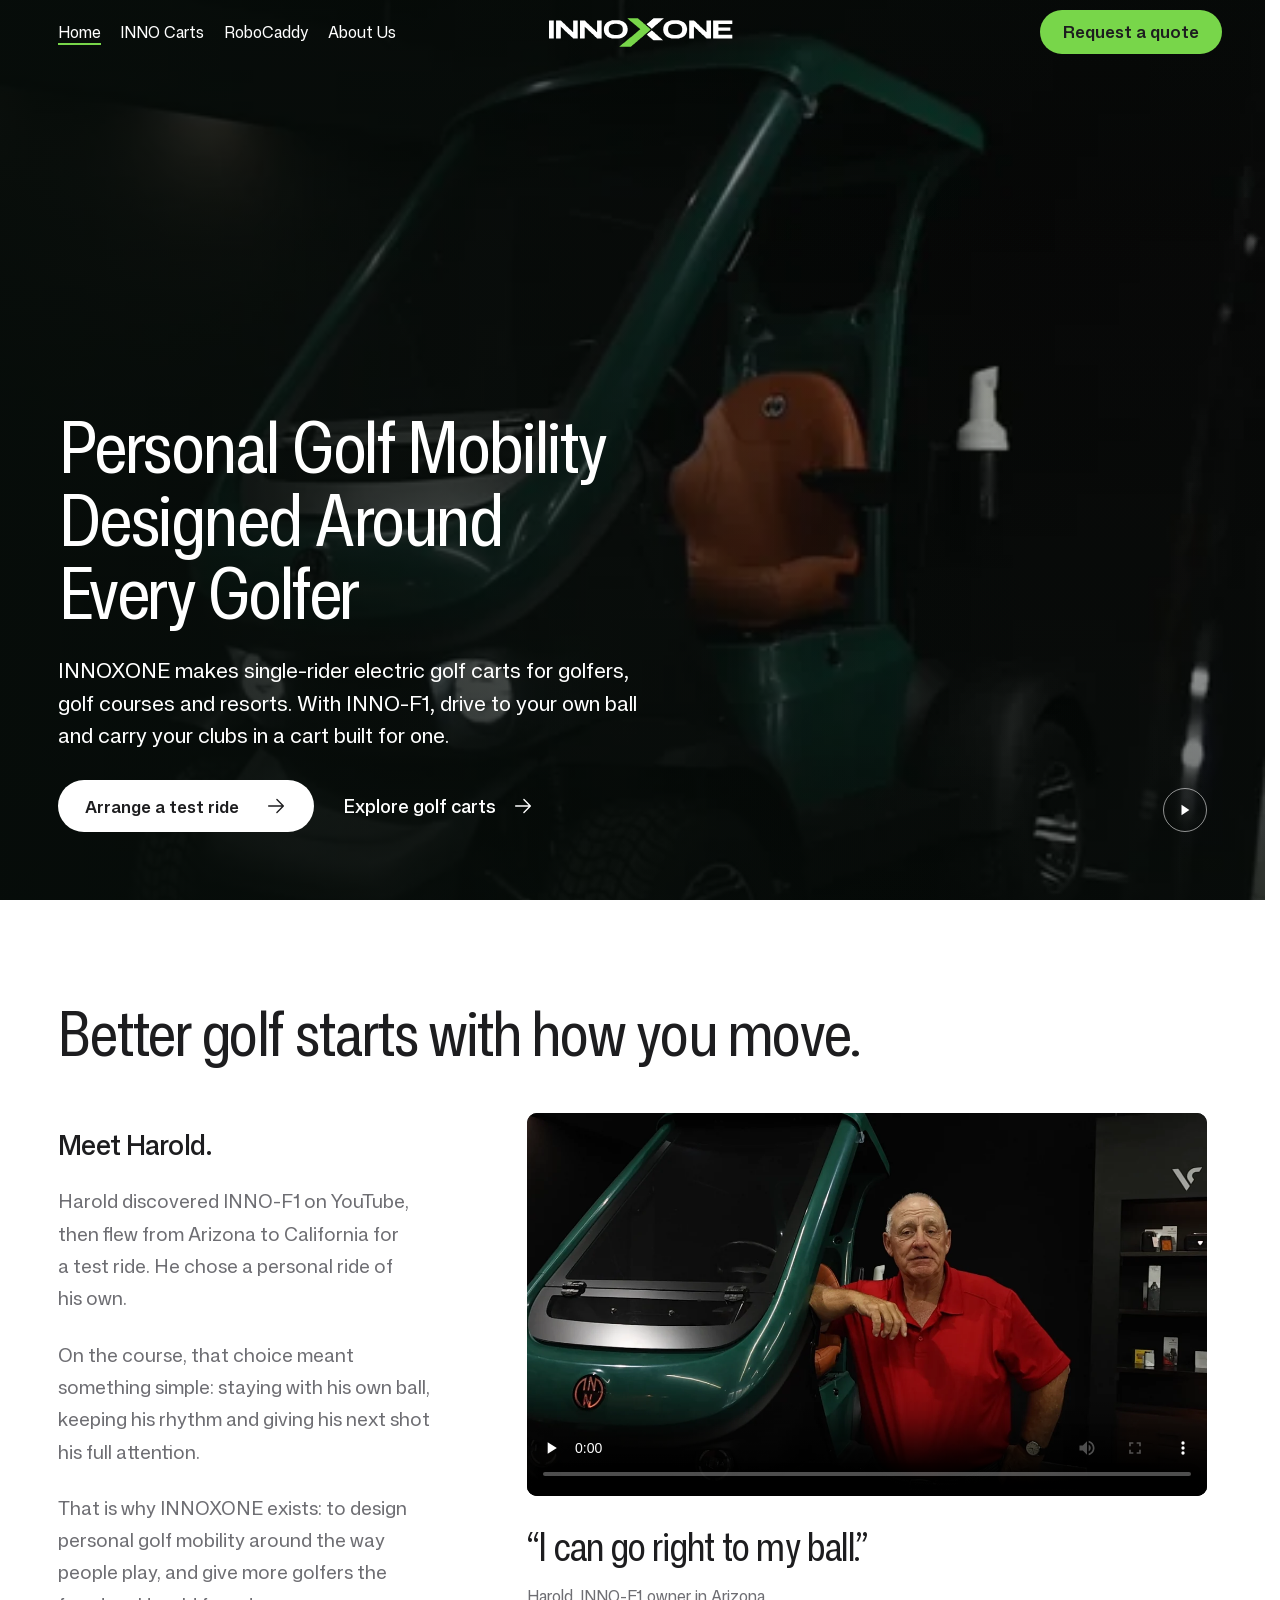
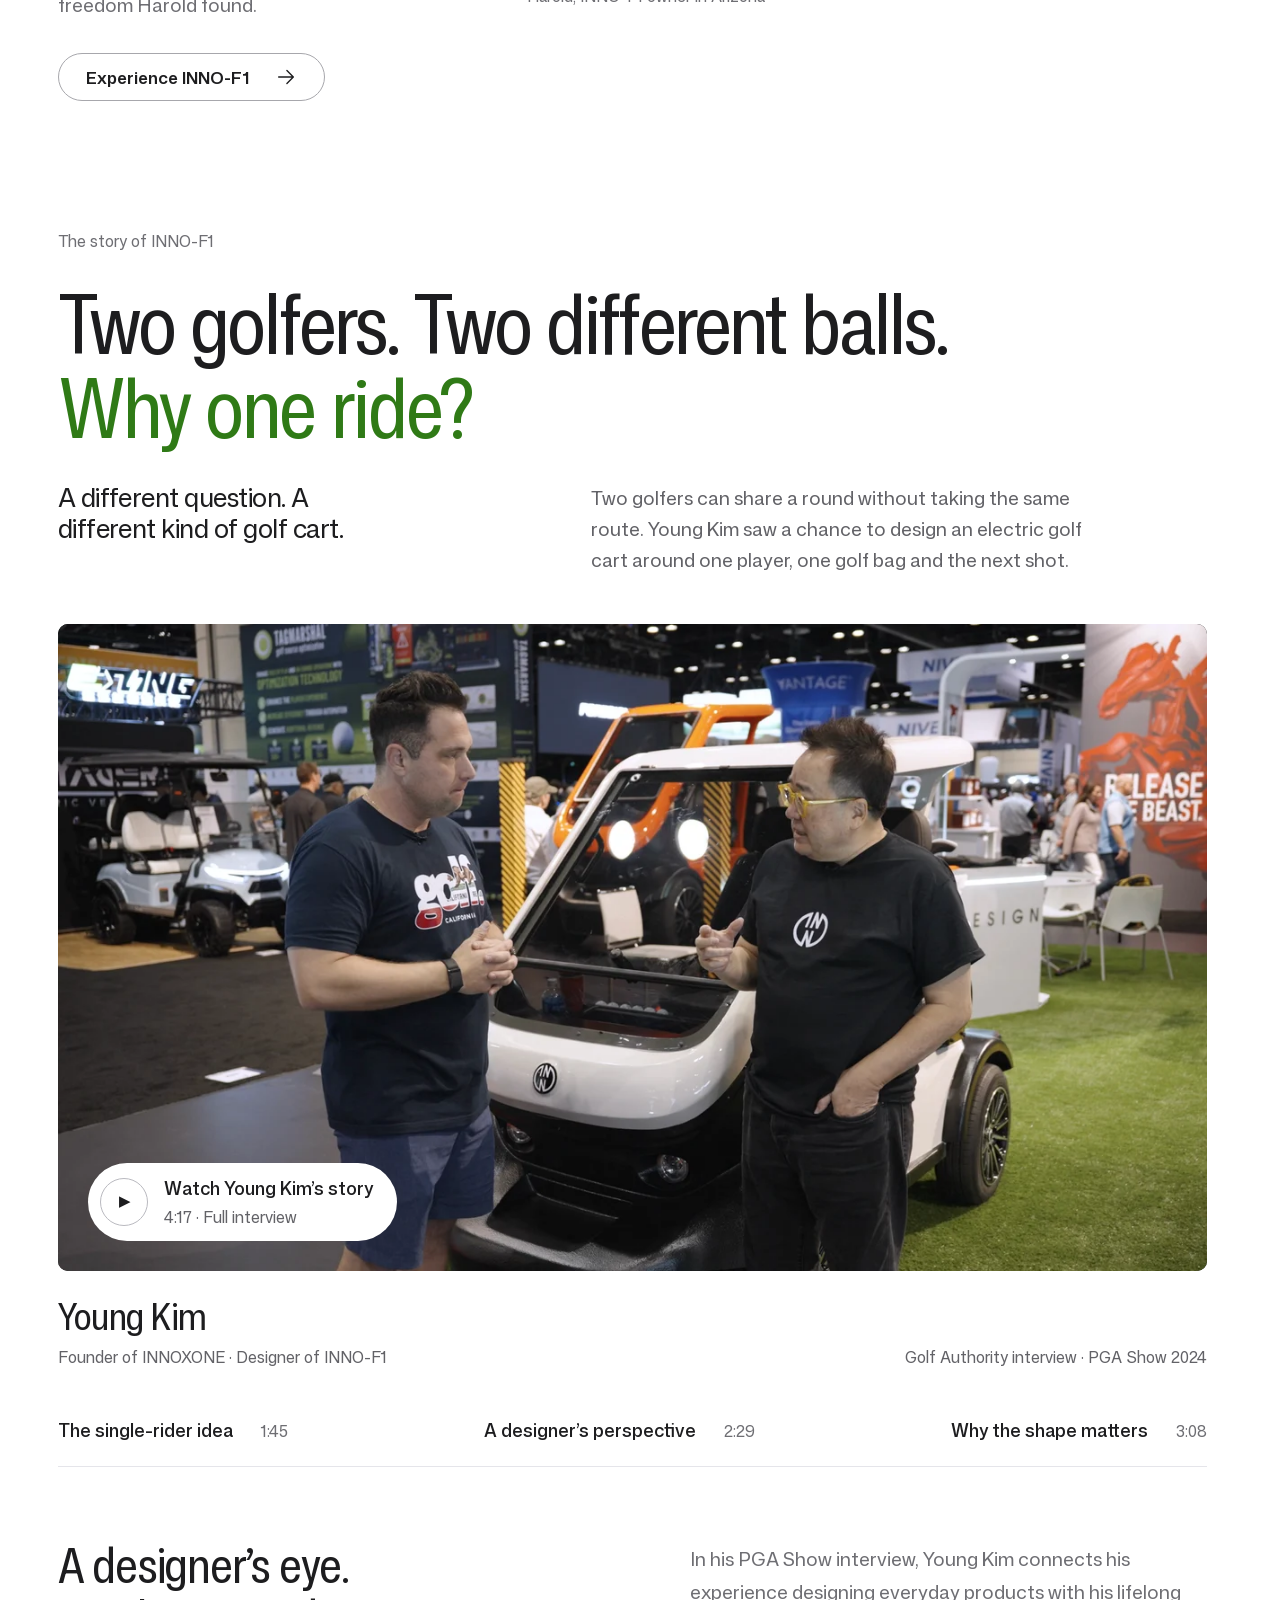
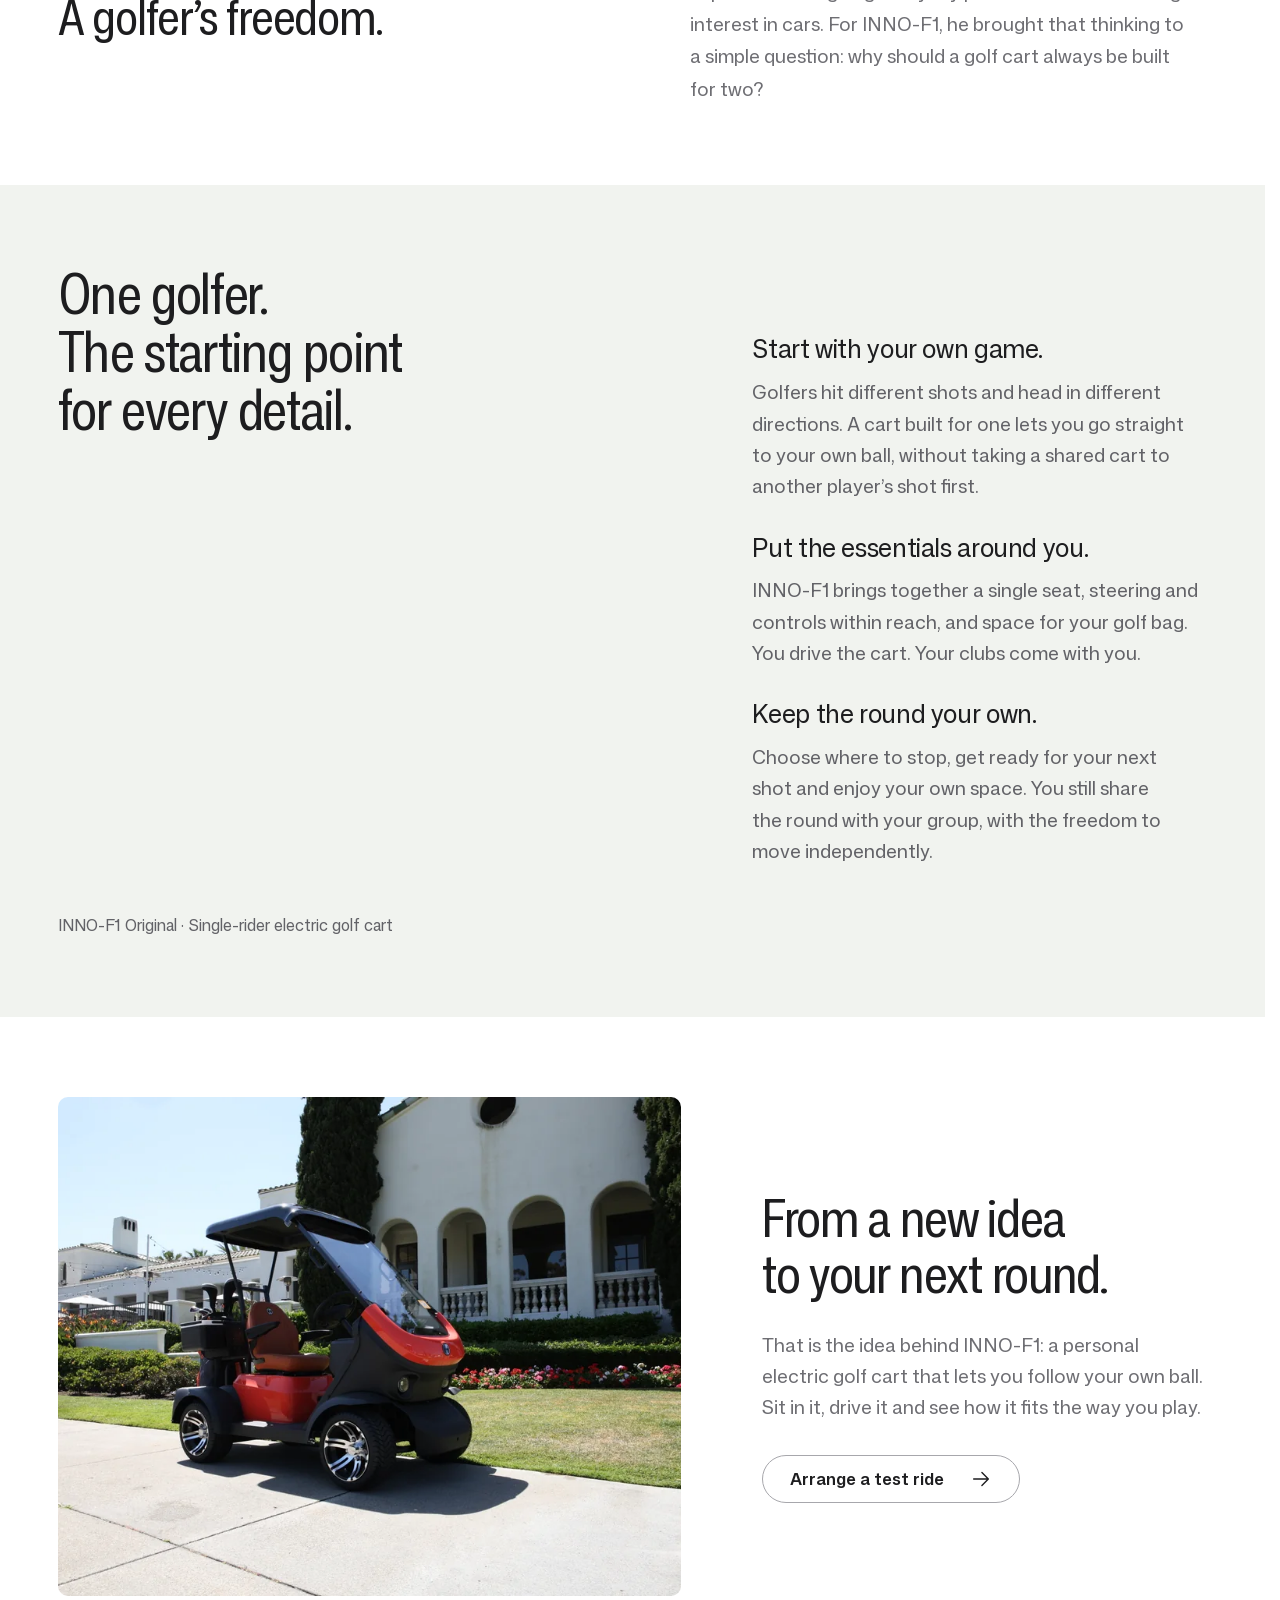
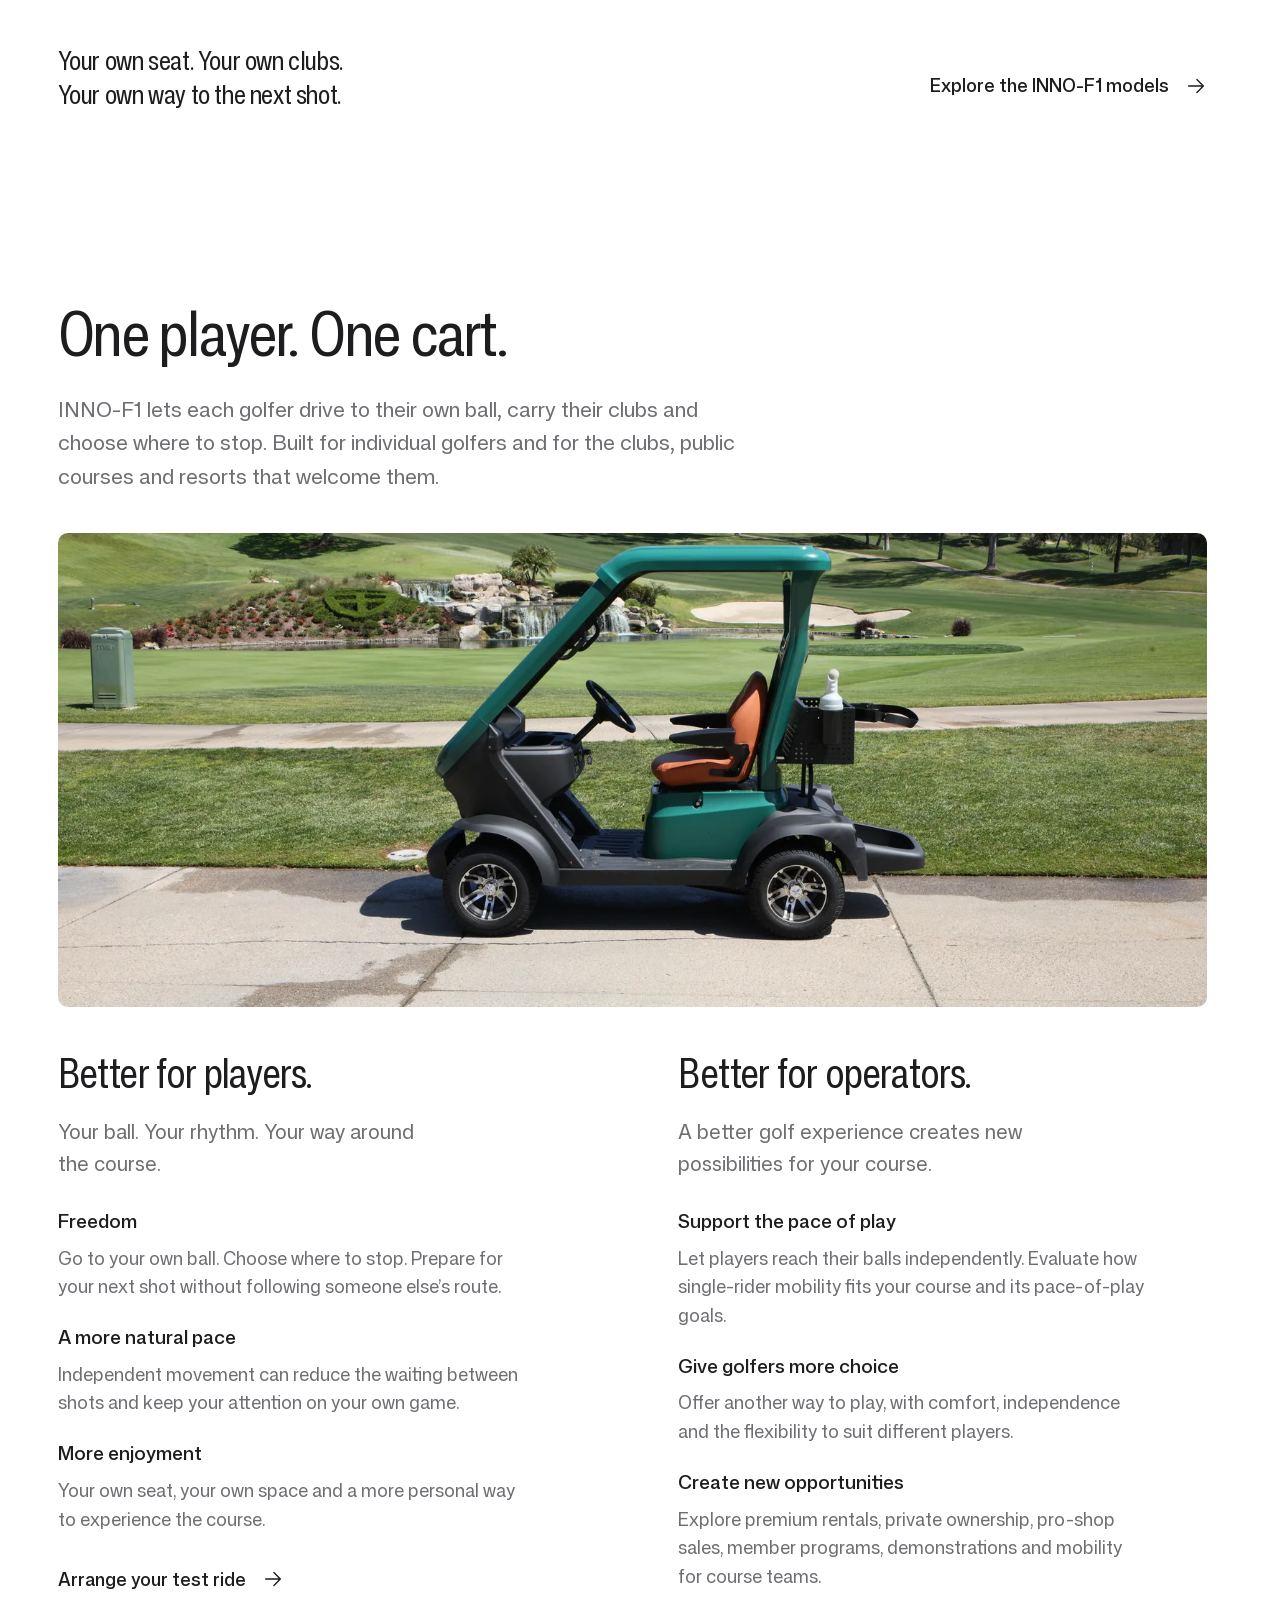
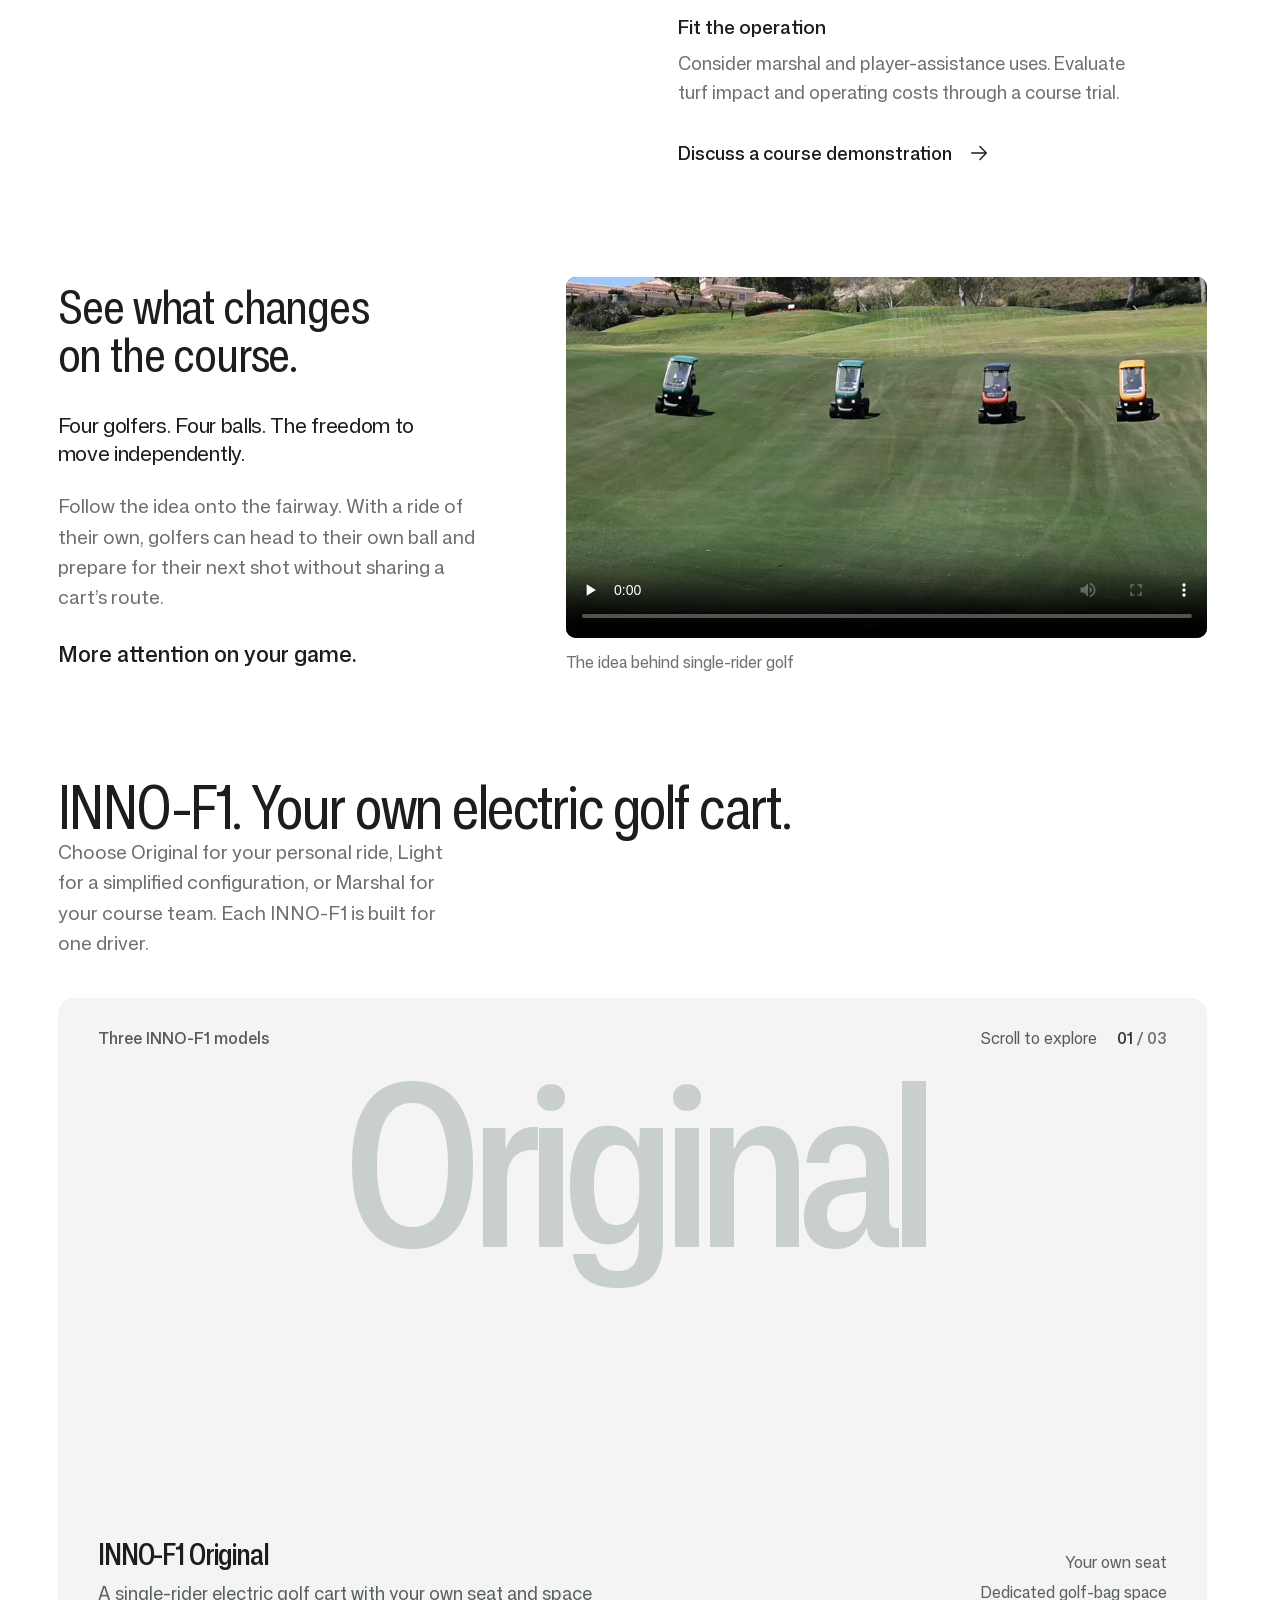
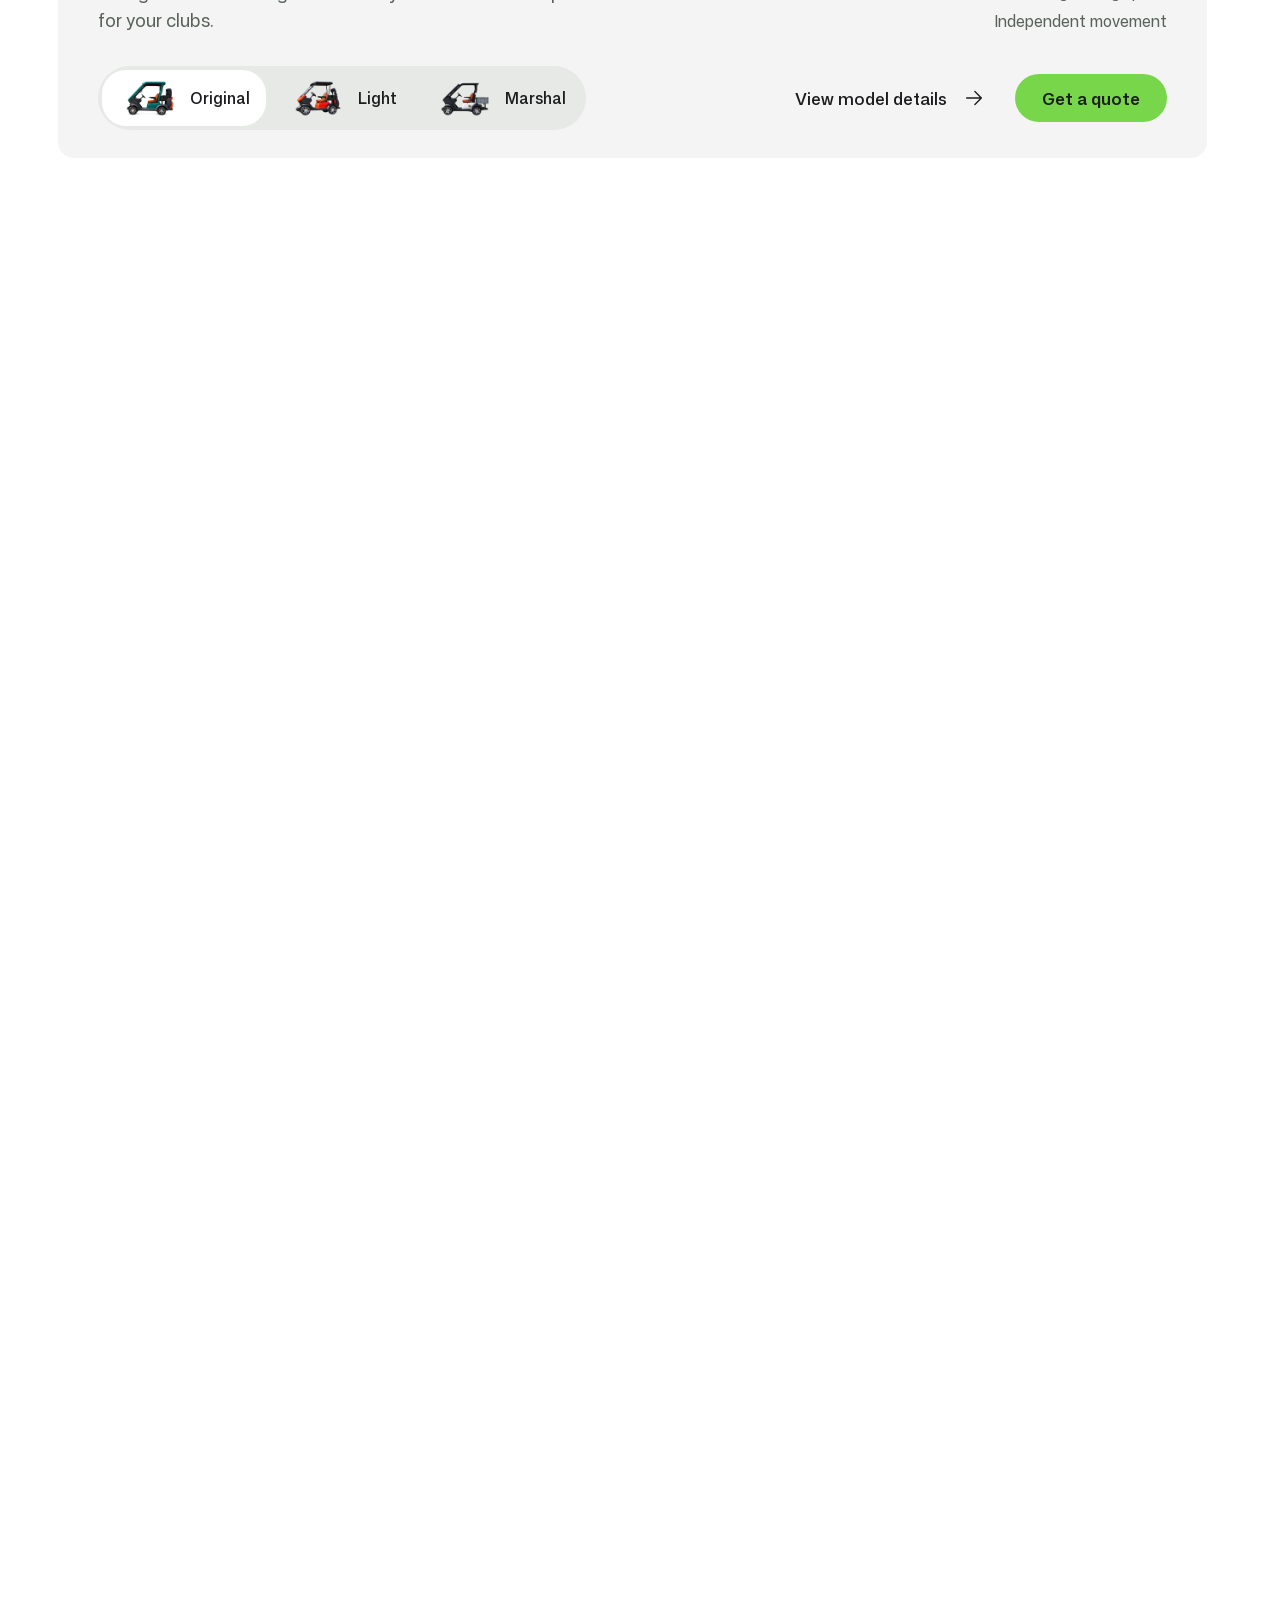
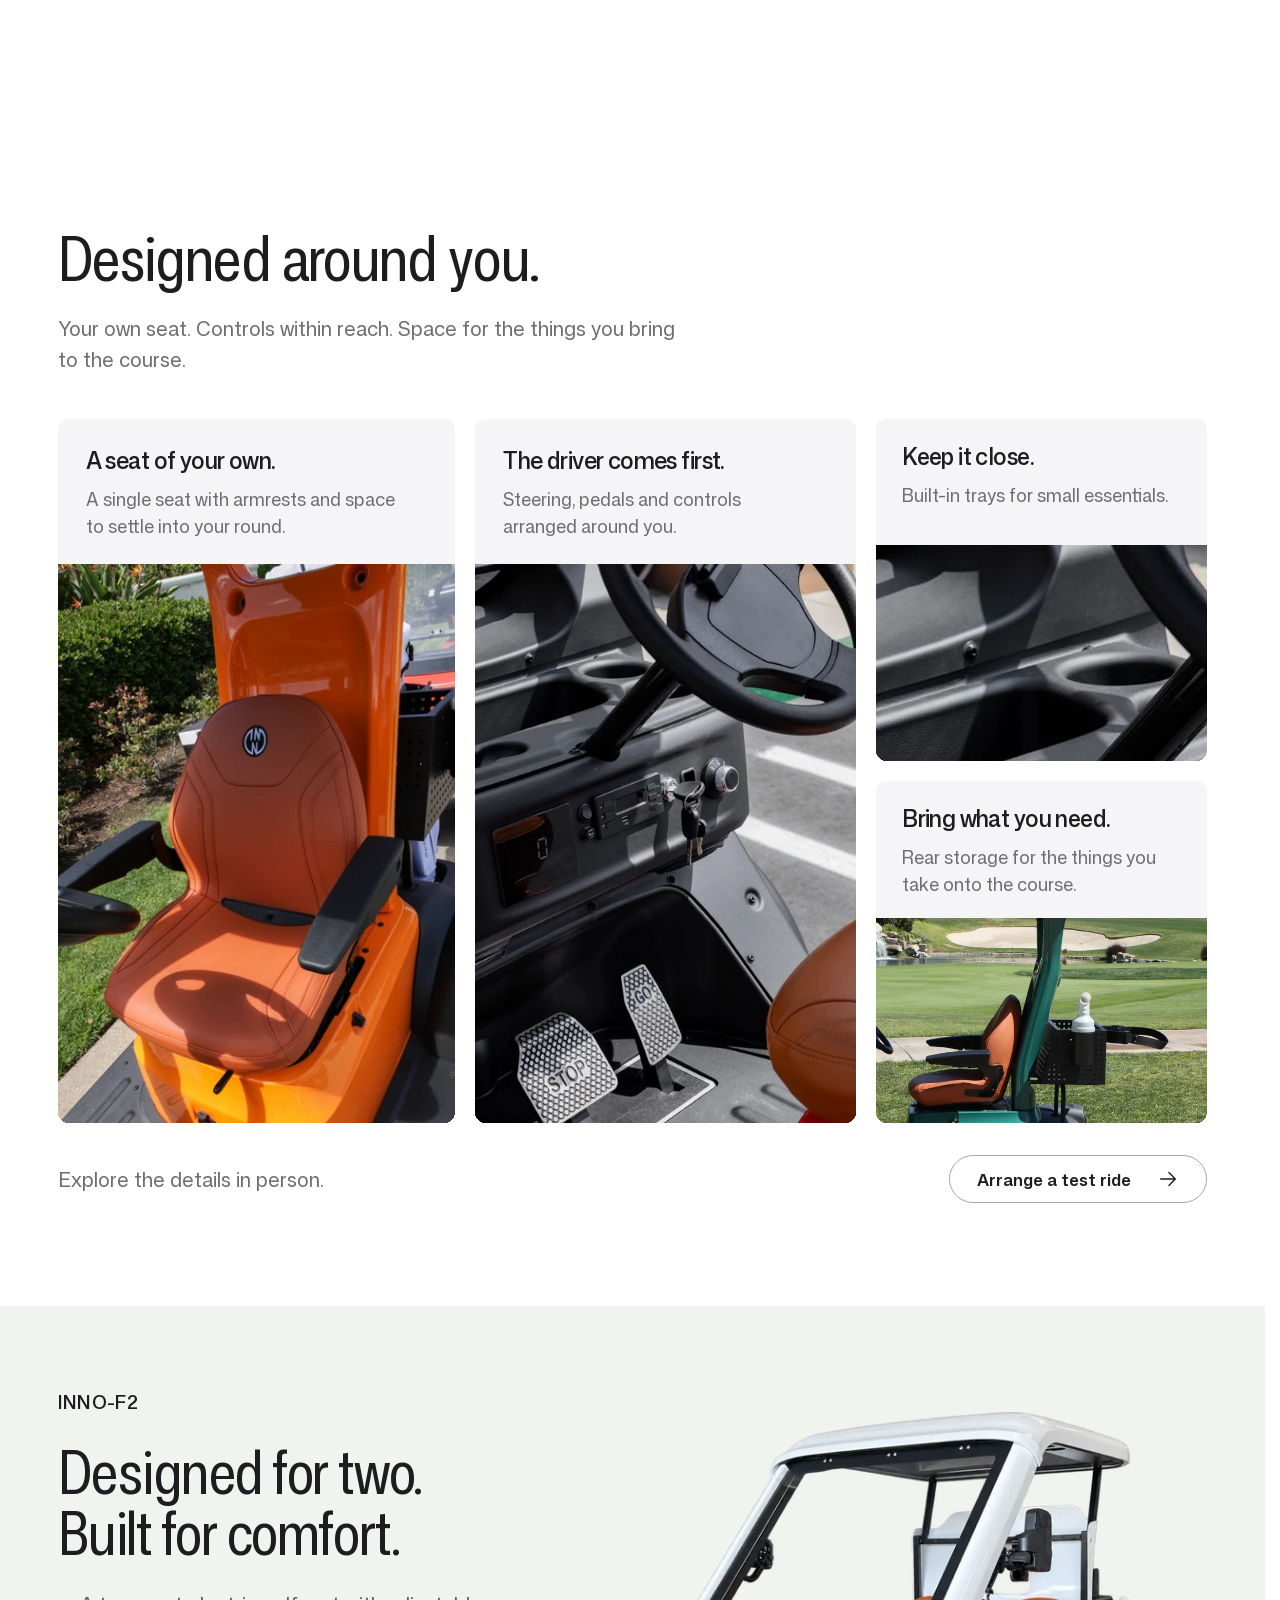
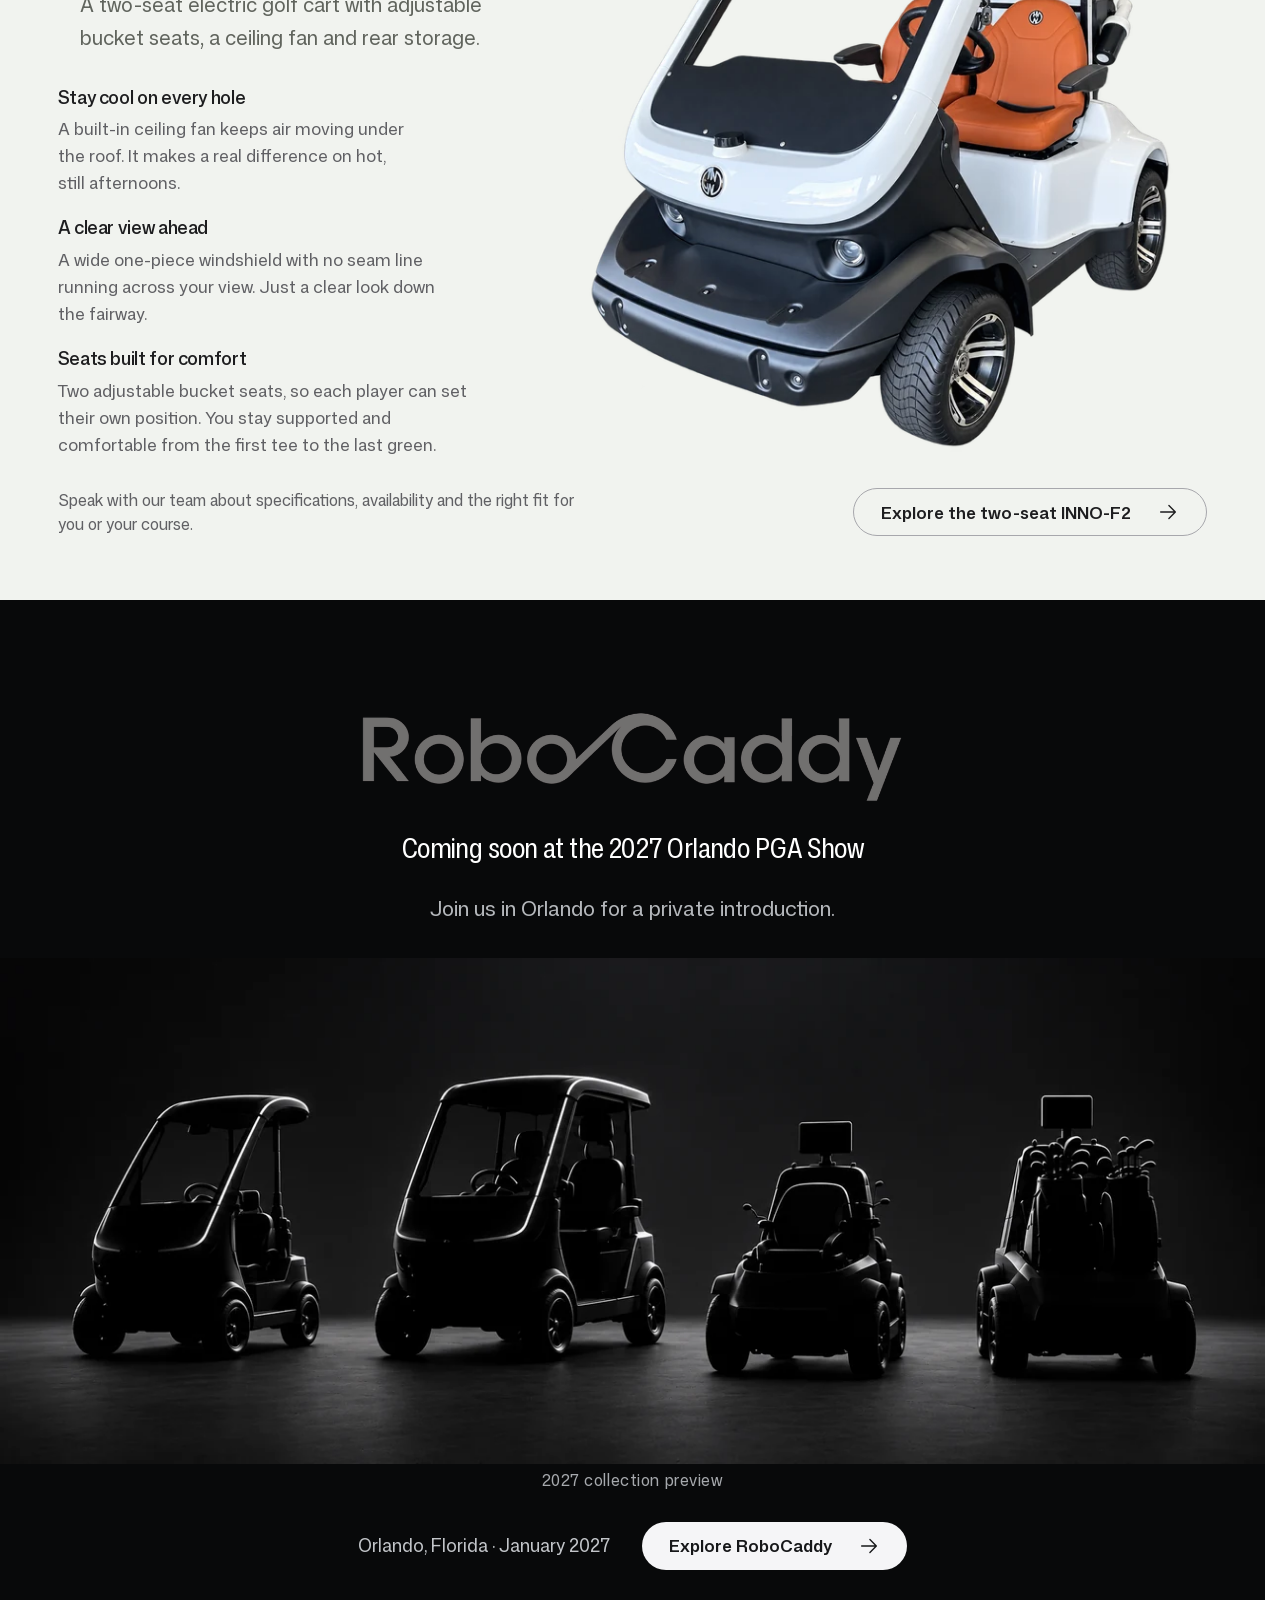
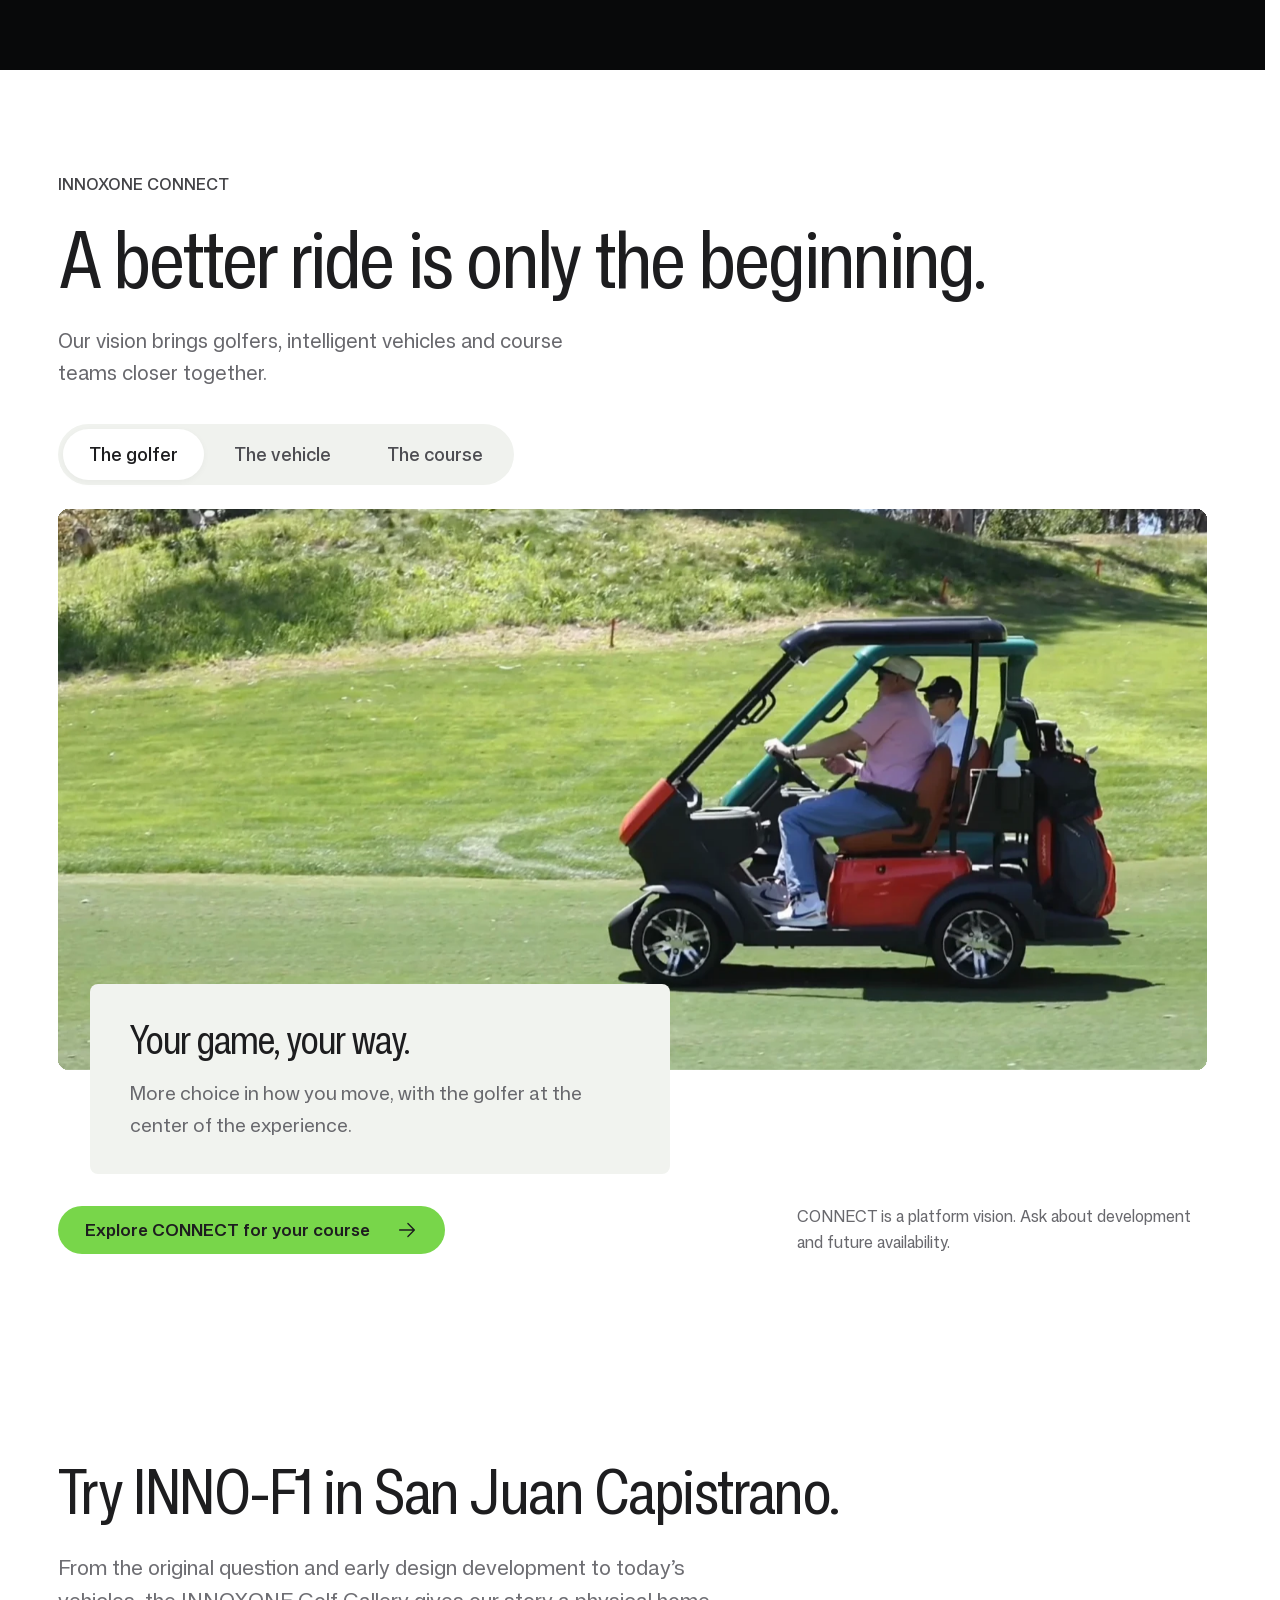
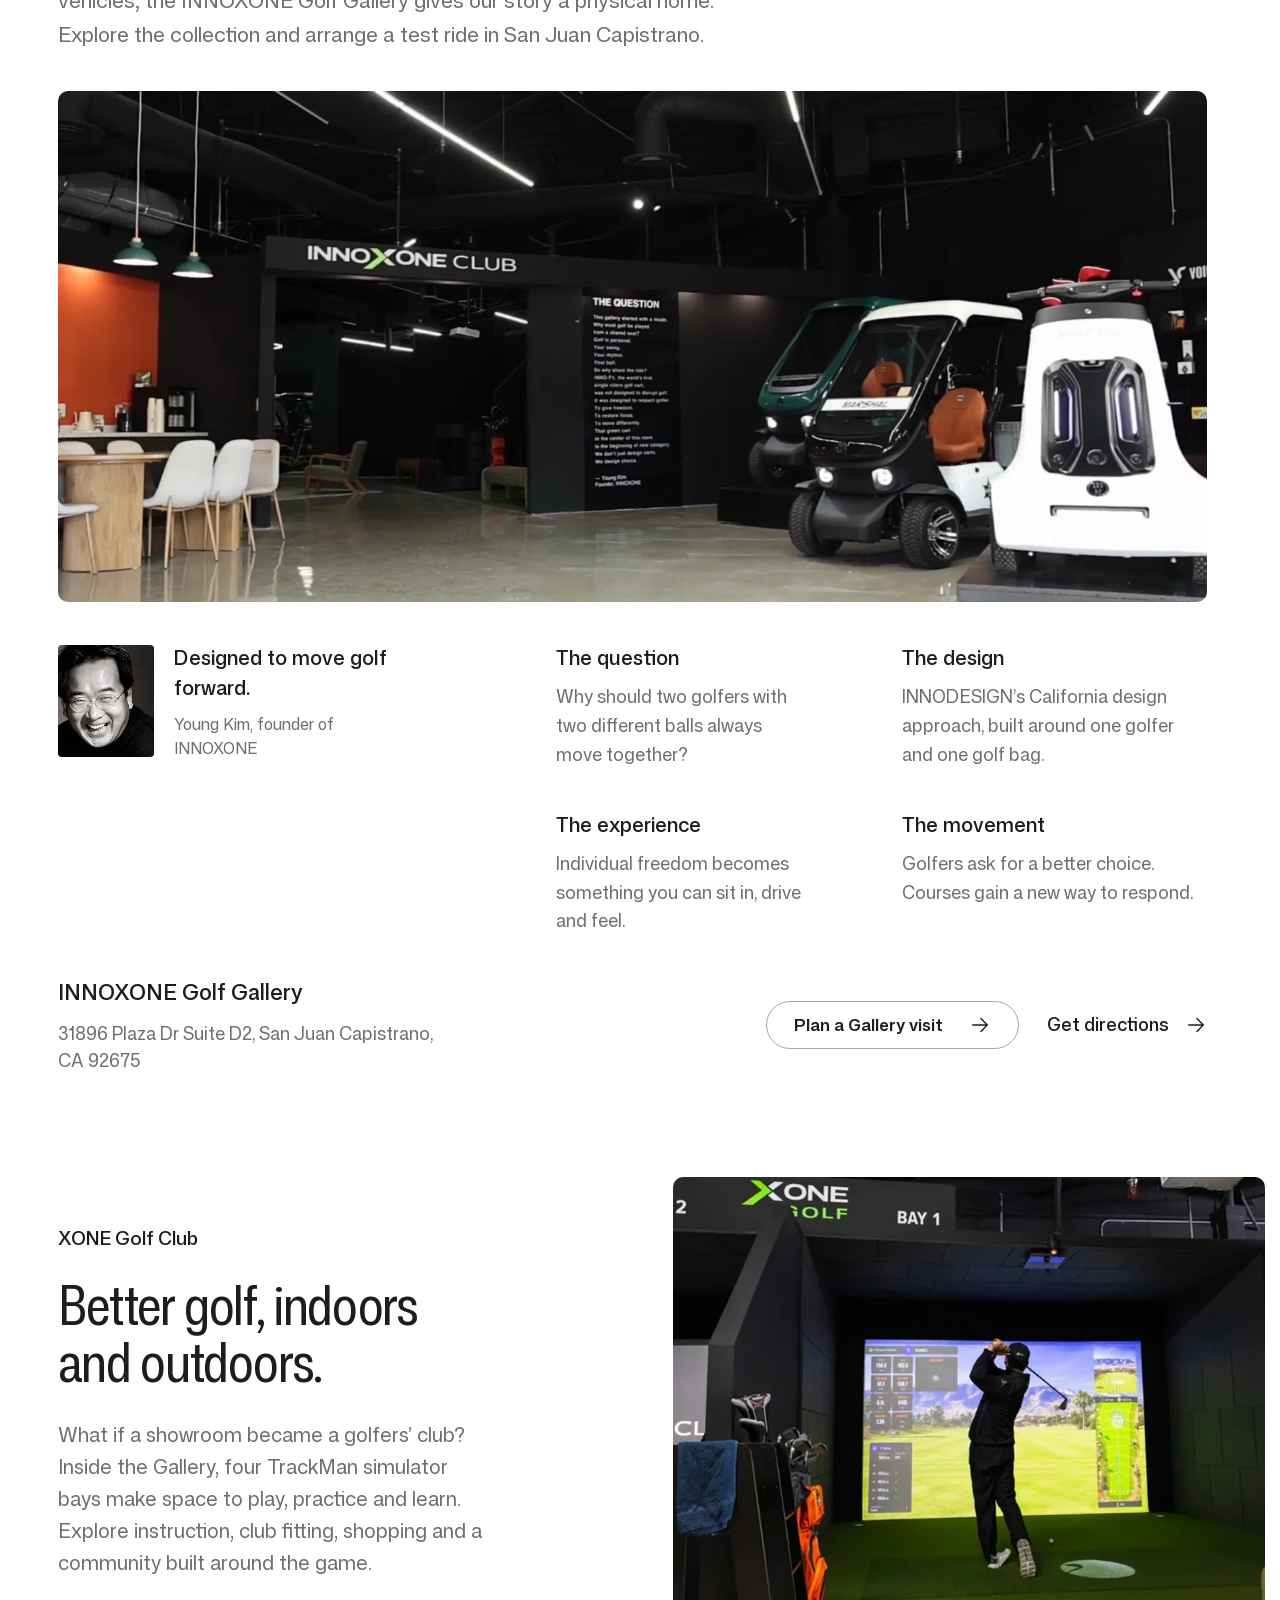
<file: index.html>
<!doctype html>
<html lang="en-US"><head>
<meta charset="utf-8"><meta name="viewport" content="width=device-width,initial-scale=1,viewport-fit=cover"><meta name="theme-color" content="#ffffff">
<title>INNOXONE | Single-Rider Electric Golf Carts & Golf Mobility</title>
<meta name="description" content="Explore INNO-F1 electric golf carts, discover INNO-F2 and preview ROBOCADDY. Personal golf mobility for golfers and courses. Arrange a test ride.">
<meta name="robots" content="index,follow,max-image-preview:large,max-snippet:-1,max-video-preview:-1">
<link rel="canonical" href="https://ausystems.github.io/innoxone/"><link rel="sitemap" type="application/xml" href="sitemap.xml">
<meta property="og:type" content="website"><meta property="og:site_name" content="INNOXONE"><meta property="og:locale" content="en_US">
<meta property="og:title" content="INNOXONE | Single-Rider Electric Golf Carts & Golf Mobility"><meta property="og:description" content="Explore INNO-F1 electric golf carts, discover INNO-F2 and preview ROBOCADDY. Personal golf mobility for golfers and courses. Arrange a test ride.">
<meta property="og:url" content="https://ausystems.github.io/innoxone/"><meta property="og:image" content="https://ausystems.github.io/innoxone/assets/social-preview.webp"><meta property="og:image:width" content="1200"><meta property="og:image:height" content="630"><meta property="og:image:type" content="image/webp"><meta property="og:image:alt" content="Golfers driving INNO-F1 single-rider electric golf carts on the course">
<meta name="twitter:card" content="summary_large_image"><meta name="twitter:title" content="INNOXONE | Single-Rider Electric Golf Carts & Golf Mobility"><meta name="twitter:description" content="Explore INNO-F1 electric golf carts, discover INNO-F2 and preview ROBOCADDY. Personal golf mobility for golfers and courses. Arrange a test ride."><meta name="twitter:image" content="https://ausystems.github.io/innoxone/assets/social-preview.webp"><meta name="twitter:image:alt" content="INNO-F1 single-rider electric golf carts on the course">
<link rel="icon" href="assets/innoxone-logo.svg" type="image/svg+xml"><link rel="preload" href="assets/mona-sans-homepage.woff2" as="font" type="font/woff2" crossorigin>
<link rel="preload" as="image" media="(min-width:768px)" href="assets/hero-gallery-1920.webp" imagesrcset="assets/hero-gallery-768.webp 768w, assets/hero-gallery-1280.webp 1280w, assets/hero-gallery-1920.webp 1920w" imagesizes="100vw" fetchpriority="high">
<link rel="preload" as="image" media="(max-width:767px)" href="assets/hero-gallery-mobile-480.webp" imagesrcset="assets/hero-gallery-mobile-480.webp 480w, assets/hero-gallery-mobile-768.webp 768w" imagesizes="100vw" fetchpriority="high">
<script>// Enable the title treatment before the body can paint. Fail open if setup fails.
(() => {
  if (matchMedia('(prefers-reduced-motion: reduce)').matches || !('IntersectionObserver' in window) || !Element.prototype.animate) return;
  const root = document.documentElement;
  const boot = {
    active: true,
    release() {
      boot.active = false;
      clearTimeout(boot.timer);
      root.classList.remove('title-motion-ready');
    }
  };
  window.INNO_TITLE_BOOT = boot;
  root.classList.add('title-motion-ready');
  boot.timer = setTimeout(boot.release, 4000);
})();
</script><style>
@font-face{font-family:Mona;src:url('assets/mona-sans-homepage.woff2') format('woff2');font-weight:380 600;font-stretch:85% 100%;font-display:swap}
@font-face{font-family:MonaFallback;src:local('Arial');size-adjust:101.5%;ascent-override:94%;descent-override:24%;line-gap-override:0%}
:root{--paper:#fff;--mist:#f5f5f7;--ink:#1d1d1f;--ink-2:#6e6e73;--line:#e5e5ea;--night:#0b0b0c;--green:#78d64a;--green-ink:#2f7a16;--margin:max(clamp(20px,4.5vw,72px),env(safe-area-inset-left),env(safe-area-inset-right));--section:clamp(96px,13vw,208px);--ease:cubic-bezier(.22,1,.36,1);color-scheme:light;font-family:Mona,MonaFallback,sans-serif;color:var(--ink);background:var(--paper);font-synthesis:none}
*{box-sizing:border-box}html{scroll-padding-top:80px}body{margin:0;font-size:20px;line-height:1.5;-webkit-font-smoothing:antialiased}body.menu-open{overflow:hidden}a{color:inherit;text-decoration:none}button{font:inherit;color:inherit;cursor:pointer}button,a{-webkit-tap-highlight-color:transparent}button{border:0;background:none}a:focus-visible,button:focus-visible{outline:2px solid var(--ink);outline-offset:4px}.on-dark :focus-visible{outline-color:#fff}img,video{display:block;width:100%;height:100%;object-fit:cover}img{color:var(--ink-2)}h1,h2,h3,p{margin:0}h1,h2{font-weight:600;letter-spacing:-.02em;line-height:1.06}ul{list-style:none;margin:0;padding:0}.sr-only{position:absolute!important;width:1px;height:1px;padding:0;margin:-1px;overflow:hidden;clip:rect(0,0,0,0);white-space:nowrap;border:0}.wrap{width:calc(100% - var(--margin)*2);max-width:1440px;margin-inline:auto}.display{font-stretch:87%;font-weight:400;letter-spacing:-.025em;line-height:1.02}.arrow{width:22px;height:22px;flex:none;stroke:currentColor;fill:none;stroke-width:1.5;stroke-linecap:round;stroke-linejoin:round}.text-link{display:inline-flex;align-items:center;gap:16px;min-height:44px;font-size:18px;font-weight:500}.text-link .arrow{transition:transform .7s var(--ease)}.text-link:hover .arrow{transform:translateX(5px)}.text-link:hover{text-decoration:underline;text-underline-offset:5px}.pill{display:inline-flex;align-items:center;justify-content:center;gap:26px;height:48px;padding:0 27px;border-radius:999px;white-space:nowrap;font-size:17px;font-weight:600;line-height:1;background:var(--green);color:var(--ink);transition:opacity .7s var(--ease),transform .7s var(--ease)}.pill:hover{opacity:.85}.pill:active{transform:scale(.98)}.pill-white{background:#fff;color:var(--ink)}.pill-outline{background:transparent;border:1px solid #a7a7ac;color:var(--ink)}.skip-link{position:fixed;top:8px;left:16px;z-index:100;background:white;padding:12px 20px;border-radius:8px;transform:translateY(-160%)}.skip-link:focus{transform:translateY(0)}
.inno-header{height:64px;position:fixed;top:0;left:0;width:100%;z-index:50;color:#fff;border-bottom:1px solid transparent;transition:transform .7s var(--ease);background:transparent}.inno-header.is-solid{background:white;color:var(--ink);border-bottom-color:var(--line)}.inno-header.is-hidden{transform:translateY(-100%)}.inno-header:focus-within{transform:none}.nav-inner{height:100%;display:grid;grid-template-columns:1fr auto 1fr;align-items:center;column-gap:24px}.nav-left,.nav-right{display:flex;align-items:center;gap:30px;font-size:16px}.nav-right{justify-content:flex-end}.nav-right .pill{height:40px;padding:0 23px}.wordmark{display:block;width:190px;line-height:0}.wordmark svg{width:100%;height:auto;overflow:visible}.menu-button{display:none;align-items:center;gap:9px;font-size:16px;padding:0;min-height:44px}.menu-icon{width:17px;height:12px;display:inline-flex;flex-direction:column;justify-content:space-between}.menu-icon:before,.menu-icon:after{content:'';height:1.5px;width:17px;background:currentColor}.mobile-menu{position:fixed;inset:0;z-index:80;background:#fff;color:var(--ink);padding:18px var(--margin) 36px;display:flex;flex-direction:column}.mobile-menu[hidden]{display:none}.menu-top{display:flex;justify-content:space-between;align-items:center}.menu-top .wordmark{width:145px}.menu-close{padding:10px 0 10px 20px;font-size:17px;min-height:44px}.mobile-menu nav{margin-top:64px;display:flex;flex-direction:column;align-items:flex-start;gap:18px}.mobile-menu nav a{font-size:32px;letter-spacing:-.025em;line-height:1.35}.menu-contact{margin-top:auto;padding-top:40px;font-size:17px;display:grid;gap:8px}.menu-contact p{max-width:270px;color:var(--ink-2);margin-top:12px}.models-flyout{position:fixed;z-index:45;inset:64px 0 auto;background:var(--mist);padding:60px var(--margin);color:var(--ink)}.models-flyout[hidden]{display:none}.models-grid{display:grid;grid-template-columns:repeat(auto-fit,minmax(180px,1fr));gap:32px;max-width:1440px;margin:auto}.models-grid img{height:150px;object-fit:contain}.models-grid h3{font-size:24px;font-weight:400}.model-chip{display:inline-block;padding:4px 12px;border:1px solid var(--line);border-radius:99px;font-size:16px}.inno-header.on-dark :focus-visible{outline-color:#fff}.inno-header.is-solid :focus-visible{outline-color:var(--ink)}
.inno-hero{height:100svh;min-height:640px;position:relative;overflow:hidden;background:#111;color:#fff}.hero-poster,.hero-video{position:absolute;inset:0;object-position:65% center}.hero-video{opacity:0;transition:opacity .9s var(--ease)}.hero-video.is-playing{opacity:1}.inno-hero:after{position:absolute;content:'';inset:45% 0 0;background:linear-gradient(0deg,rgba(0,0,0,.45),transparent);pointer-events:none}.hero-content{position:absolute;z-index:2;bottom:80px;left:0;right:0}.hero-content h1{font-size:clamp(44px,6.4vw,108px);max-width:760px}.hero-content p{font-size:20px;color:rgba(255,255,255,.8);margin-top:26px;max-width:570px}.hero-content .pill{margin-top:32px;height:52px;padding-inline:27px}.video-toggle{position:absolute;z-index:3;bottom:52px;right:var(--margin);width:44px;height:44px;border:1px solid rgba(255,255,255,.55);border-radius:50%;display:grid;place-items:center;color:#fff}.video-toggle svg{width:14px;height:14px;fill:currentColor}.scroll-cue{position:absolute;z-index:2;left:50%;bottom:0;width:1px;height:48px;background:rgba(255,255,255,.45);transform-origin:bottom;animation:scroll-line 2.4s var(--ease) infinite}@keyframes scroll-line{0%,100%{transform:scaleY(.5)}55%{transform:scaleY(1)}}.line-mask{display:block;overflow:hidden;padding-bottom:.08em;margin-bottom:-.08em}.line-mask>span{display:block}.hero-content .line-mask>span{animation:headline-in .9s var(--ease) both}.hero-content .line-mask:nth-child(2)>span{animation-delay:70ms}@keyframes headline-in{from{transform:translateY(105%)}to{transform:translateY(0)}}
.inno-statement{padding-block:var(--section);background:white}.statement-title{font-size:clamp(36px,4.8vw,76px);max-width:1120px}.statement-bottom{display:grid;grid-template-columns:repeat(12,minmax(0,1fr));gap:24px;margin-top:64px}.statement-photo{grid-column:1/6;aspect-ratio:2.1;overflow:hidden;border-radius:6px}.statement-origin{grid-column:8/13;align-self:end;max-width:400px}.statement-origin p{color:var(--ink-2);font-size:20px}.statement-origin .text-link{margin-top:20px}
.inno-lineup{padding:0 0 var(--section);background:white}.lineup-intro{display:flex;align-items:baseline;gap:24px;margin-bottom:32px}.lineup-intro h2{font-size:clamp(36px,4.8vw,76px)}.lineup-stage{position:relative;border-radius:32px;background:var(--mist);isolation:isolate;overflow:hidden}.lineup-track{display:grid;gap:32px}.lineup-pane{position:relative;height:780px;min-height:620px}.variant-heading{position:absolute;top:32px;left:48px;right:150px;overflow:hidden;padding-bottom:8px;z-index:2}.variant-name{font-size:clamp(64px,11vw,184px);line-height:1.05}.variant-descriptor{font-size:20px;margin-top:6px;color:var(--ink-2);font-stretch:100%;font-weight:400;letter-spacing:0}.product-layer{position:absolute;inset:22% 0 12%;display:grid;place-items:center}.product-layer img{width:84%;height:100%;object-fit:contain;position:relative;z-index:1}.ground-shadow{position:absolute;left:27%;right:21%;bottom:6%;height:3%;border-radius:50%;background:#252525;opacity:.1;filter:blur(10px)}.lineup-counter{position:absolute;right:48px;top:49px;font-size:17px;font-variant-numeric:tabular-nums;z-index:3}.lineup-controls{position:absolute;bottom:32px;left:48px;right:48px;display:flex;justify-content:space-between;align-items:center;gap:24px;z-index:4}.variant-tabs{display:flex;align-items:center;border:1px solid #d6d6dc;background:var(--mist);border-radius:999px;padding:4px;gap:4px}.variant-tabs button{height:44px;padding:0 23px;border-radius:999px;font-size:16px;position:relative;white-space:nowrap}.variant-tabs button[aria-selected=true]{background:white;font-weight:600}.variant-tabs button[aria-selected=true]:before{content:'';width:5px;height:5px;border-radius:50%;background:var(--green);position:absolute;left:12px;top:calc(50% - 2.5px)}.lineup-actions{display:flex;align-items:center;gap:28px}.lineup-actions .pill{height:48px}.lineup-enhanced .lineup-track{position:relative;height:calc(100svh - 104px);min-height:660px;max-height:920px;display:block}.lineup-enhanced .lineup-pane{height:100%;min-height:0;position:absolute;inset:0;opacity:0}.lineup-enhanced .lineup-pane:first-child{opacity:1}.lineup-enhanced .lineup-pane:not(:first-child) .variant-heading>div{transform:translateY(105%)}.lineup-unenhanced .lineup-controls{position:relative;bottom:auto;left:auto;right:auto;margin:0 48px 32px}.lineup-unenhanced .lineup-counter{display:none}.lineup-unenhanced .variant-tabs{display:none}.lineup-unenhanced .lineup-pane{height:680px}.lineup-unenhanced .lineup-pane+.lineup-pane{border-top:1px solid var(--line)}.lineup-unenhanced .product-layer{bottom:1%}
.inno-detail{padding:0 0 var(--section);background:white}.detail-title{font-size:clamp(36px,4.8vw,76px);max-width:760px;margin-bottom:64px}.detail-grid{display:grid;grid-template-columns:repeat(12,minmax(0,1fr));gap:0 24px;align-items:start}.detail-figure{margin:0}.detail-seat{grid-column:1/6;grid-row:1/3}.detail-dashboard{grid-column:8/13;grid-row:1}.detail-trays{grid-column:9/13;grid-row:2;margin-top:96px}.detail-storage{grid-column:4/13;margin-top:96px}.detail-frame{overflow:hidden;border-radius:6px;position:relative;aspect-ratio:4/5;background:var(--mist)}.detail-dashboard .detail-frame{aspect-ratio:16/10}.detail-dashboard img{object-position:50% 29%}.detail-trays .detail-frame{aspect-ratio:1}.detail-storage .detail-frame{aspect-ratio:21/9}.detail-seat img{object-position:50% 57%}.detail-caption{padding-top:18px}.detail-caption h3{font-size:15px;line-height:1.4;font-weight:600}.detail-caption p{font-size:17px;line-height:1.5;margin-top:4px;color:var(--ink-2)}
.night-layer{position:fixed;inset:0;background:var(--night);opacity:0;pointer-events:none;z-index:9}.inno-robocaddy{position:relative;z-index:10;background:var(--night);color:#fff;min-height:900px;padding:120px 0 100px;text-align:center;isolation:isolate}.robo-title{font-size:clamp(64px,10vw,150px)}.robo-lead{font-size:24px;color:#c7c7cb;margin-top:24px}.robo-slots{display:grid;grid-template-columns:repeat(4,minmax(0,1fr));align-items:end;gap:0;margin:64px -12px 8px;min-height:240px}.robo-slot{min-width:0;position:relative}.robo-slot img{height:auto;object-fit:contain;opacity:.17;filter:grayscale(1)}.robo-slot[data-state=revealed] img{opacity:1;filter:none}.robo-slot h3{font-size:17px;font-weight:400;margin-top:16px}.robo-note{font-size:16px;color:#96969c;margin-top:10px}.robo-action{margin-top:48px}.robo-action .text-link{border-bottom:1px solid #68686e;padding-bottom:8px;gap:40px}
.inno-sister{padding-block:var(--section);overflow:hidden;background:white}.sister-grid{display:grid;grid-template-columns:repeat(12,minmax(0,1fr));gap:24px;align-items:center}.sister-copy{grid-column:1/6;max-width:450px}.sister-copy h2{font-size:clamp(36px,4.8vw,76px);font-weight:400;font-stretch:87%;letter-spacing:-.025em}.sister-copy p{margin-top:28px;color:var(--ink-2);max-width:350px}.sister-copy .pill{margin-top:32px;font-weight:500}.sister-photo{grid-column:7/13;margin-right:calc(-1*var(--margin));aspect-ratio:1.12;overflow:hidden;border-radius:24px 0 0 24px}.sister-photo img{object-position:center 45%}
.inno-inquire{padding-bottom:var(--section);background:white}.inquire-grid{display:grid;grid-template-columns:repeat(12,minmax(0,1fr));gap:24px;padding-top:80px;border-top:1px solid var(--line)}.inquire-copy{grid-column:1/8}.inquire-copy h2{font-size:clamp(36px,4.8vw,76px);max-width:740px}.inquire-copy p{margin-top:28px;color:var(--ink-2);max-width:500px}.inquire-copy .pill{height:56px;min-width:158px;margin-top:32px;font-size:19px}.inquire-contact{grid-column:9/13;display:flex;flex-direction:column;align-items:flex-start;justify-content:flex-end;font-size:20px;padding-bottom:4px;gap:10px}.inquire-contact address{font-style:normal;margin-top:22px;max-width:290px;color:var(--ink-2);line-height:1.65}.inquire-contact a:hover{text-decoration:underline;text-underline-offset:4px}
.inno-footer{background:var(--mist);padding:48px 0 40px;font-size:16px}.footer-region{padding-bottom:32px;border-bottom:1px solid var(--line)}.footer-columns{display:grid;grid-template-columns:repeat(4,minmax(0,1fr));gap:32px;margin-top:36px}.footer-columns h3{font-size:13px;font-weight:600;margin-bottom:14px}.footer-columns ul{display:grid;gap:10px}.footer-columns a{color:var(--ink-2)}.footer-columns a:hover{text-decoration:underline;text-underline-offset:4px}.footer-contact p{color:var(--ink-2);margin-top:14px;max-width:220px}.coming{font-size:16px;color:var(--ink-2);margin-left:6px}.footer-socials{display:flex;gap:28px;margin-top:48px}.footer-socials a{min-height:36px;display:inline-flex;align-items:center}.footer-legal{display:flex;flex-wrap:wrap;gap:12px 24px;align-items:center;border-top:1px solid var(--line);padding-top:24px;margin-top:20px;font-size:16px;color:var(--ink-2)}.footer-legal p{margin-left:auto}.footer-wordmark{display:block;width:160px;margin:48px auto 0}.footer-wordmark svg{width:100%;height:auto;display:block}
@media(min-width:1600px){.hero-content h1{max-width:850px}.sister-photo{margin-right:calc((1440px - 100vw)/2)}}
@media(max-width:1100px){.nav-left,.nav-right{gap:20px}.wordmark{width:165px}.lineup-controls{left:32px;right:32px}.variant-tabs button{padding:0 18px}.variant-tabs button[aria-selected=true]:before{left:7px}.lineup-actions{gap:18px}.lineup-actions .text-link{font-size:16px}.variant-heading{left:32px}.lineup-counter{right:32px}.inquire-contact{grid-column:9/13;font-size:18px}.inquire-copy{grid-column:1/8}}
@media(max-width:900px){.nav-left,.nav-right>a:not(.pill){display:none}.menu-button{display:flex}.nav-inner{grid-template-columns:1fr auto 1fr;gap:12px}.wordmark{width:155px}.statement-photo{grid-column:1/7}.statement-origin{grid-column:8/13}.statement-title{max-width:95%}.lineup-actions .text-link{font-size:16px;gap:10px}.lineup-enhanced .lineup-track{min-height:630px}.inno-robocaddy{min-height:760px;padding:100px 0}.robo-slots{min-height:190px}.sister-copy{grid-column:1/7}.sister-photo{grid-column:8/13;aspect-ratio:.72}.sister-copy h2{font-size:48px}.detail-dashboard{grid-column:7/13}.detail-trays{grid-column:8/13}.detail-seat{grid-column:1/6}.footer-columns{gap:24px}.footer-legal p{width:100%;margin-left:0}}
@media(max-width:767px){:root{--section:104px}.inno-header{height:56px}.nav-inner{gap:8px}.wordmark{width:136px}.nav-right .pill{height:34px;padding:0 16px;font-size:16px}.menu-button{font-size:16px;gap:7px}.inno-hero{min-height:640px}.hero-content{bottom:86px}.hero-content h1{font-size:clamp(44px,11.8vw,72px);max-width:560px}.hero-content p{font-size:18px;max-width:320px;margin-top:23px;line-height:1.55}.hero-content .pill{margin-top:26px;height:48px}.hero-poster,.hero-video{object-position:73% center}.inno-hero:after{inset:30% 0 0}.video-toggle{bottom:24px;right:20px}.scroll-cue{height:34px}.statement-title{font-size:clamp(36px,7.3vw,56px);max-width:none;line-height:1.09}.statement-bottom{display:grid;grid-template-columns:repeat(6,minmax(0,1fr));gap:32px 16px;margin-top:40px}.statement-photo{grid-column:1/6;aspect-ratio:1.7}.statement-origin{grid-column:2/7;max-width:360px}.statement-origin p{font-size:19px}.statement-origin .text-link{margin-top:16px}.lineup-intro{margin-bottom:24px}.lineup-intro h2{font-size:40px}.inno-lineup>.wrap{width:100%}.lineup-intro{padding-inline:20px}.lineup-stage{border-radius:24px;overflow:visible;margin-inline:12px;padding-top:72px}.lineup-track,.lineup-enhanced .lineup-track{display:flex;position:relative;overflow-x:auto;scroll-snap-type:x mandatory;scrollbar-width:none;gap:0;height:570px;min-height:0;max-height:none;border-radius:0 0 24px 24px}.lineup-track::-webkit-scrollbar{display:none}.lineup-pane,.lineup-enhanced .lineup-pane,.lineup-unenhanced .lineup-pane{position:relative;flex:0 0 100%;height:570px;min-height:0;scroll-snap-align:start;opacity:1!important}.lineup-enhanced .lineup-pane:not(:first-child) .variant-heading>div{transform:none!important}.lineup-unenhanced .lineup-pane+.lineup-pane{border-top:0}.variant-heading{top:16px;left:24px;right:24px}.variant-name{font-size:76px}.variant-descriptor{font-size:17px;margin-top:13px;max-width:230px}.product-layer{inset:23% -8% 15%}.product-layer img{width:100%}.ground-shadow{left:26%;right:23%;bottom:10%;height:2%}.lineup-counter{display:none}.lineup-controls,.lineup-unenhanced .lineup-controls{display:contents}.variant-tabs,.lineup-unenhanced .variant-tabs{position:sticky;display:flex;top:64px;width:max-content;max-width:calc(100% - 24px);z-index:5;margin:-56px auto 0;transform:translateY(-16px);padding:3px;gap:0}.variant-tabs button{padding:0 22px;height:40px;font-size:16px}.variant-tabs button[aria-selected=true]:before{left:10px}.lineup-actions{position:absolute;left:24px;right:24px;bottom:24px;display:flex;justify-content:space-between;gap:16px}.lineup-actions .text-link{display:inline-flex;font-size:16px;gap:12px}.lineup-actions .pill{height:44px;padding-inline:22px;font-size:16px}.inno-detail{padding-top:0}.detail-title{font-size:40px;max-width:500px;margin-bottom:40px}.detail-grid{display:flex;flex-direction:column;gap:48px}.detail-figure{width:100%;margin:0}.detail-seat{width:calc(100% + var(--margin)*2);margin-left:calc(-1*var(--margin))}.detail-seat .detail-frame{border-radius:0;aspect-ratio:4/5;max-height:630px}.detail-seat .detail-caption{padding-inline:20px}.detail-dashboard{width:86%;align-self:flex-end}.detail-trays{width:77%;align-self:flex-start}.detail-storage{width:calc(100% + var(--margin)*2);margin-left:calc(-1*var(--margin))}.detail-storage .detail-frame{border-radius:0;aspect-ratio:1.65}.detail-storage .detail-caption{padding-inline:20px}.detail-caption{padding-top:14px}.detail-caption p{font-size:16px}.inno-robocaddy{min-height:720px;padding:96px 0 80px}.robo-title{font-size:67px}.robo-lead{font-size:20px;margin-top:20px}.robo-slots{grid-template-columns:repeat(2,minmax(0,1fr));gap:0 4px;margin:44px -12px 16px;min-height:260px}.robo-slot img{max-height:140px}.robo-note{font-size:16px}.robo-action{margin-top:36px}.inno-sister{padding-block:104px}.sister-grid{display:flex;flex-direction:column;align-items:stretch;gap:44px}.sister-copy{max-width:480px}.sister-copy h2{font-size:44px;max-width:350px}.sister-copy p{font-size:19px;margin-top:24px;max-width:315px}.sister-copy .pill{margin-top:28px}.sister-photo{margin-left:24px;margin-right:calc(-1*var(--margin));aspect-ratio:.96;max-height:530px}.inquire-grid{display:flex;flex-direction:column;gap:52px;padding-top:64px}.inquire-copy h2{font-size:44px;max-width:400px}.inquire-copy p{font-size:19px;max-width:320px}.inquire-contact{font-size:19px;gap:12px}.inquire-contact address{margin-top:12px;max-width:300px;font-size:18px}.inno-footer{padding-top:36px}.footer-region{padding-bottom:24px}.footer-columns{grid-template-columns:repeat(2,minmax(0,1fr));gap:36px 24px;margin-top:28px}.footer-socials{margin-top:32px;gap:24px}.footer-legal{align-items:flex-start;flex-direction:column;gap:14px;margin-top:20px}.footer-legal p{margin-top:4px}.footer-wordmark{margin-top:36px}}
@media(prefers-reduced-motion:reduce){*,*:before,*:after{animation:none!important;transition:none!important;scroll-behavior:auto!important}.line-mask>span{transform:none!important;opacity:1!important}.hero-video{opacity:0}.hero-video.user-playing{opacity:1}.detail-frame img,.detail-figure{transform:none!important}}
html.capture .hero-content .line-mask>span{animation:none}html.capture .inno-header{position:absolute;transform:none!important}html.capture .night-layer{display:none}html.capture .line-mask>span{transform:none!important;opacity:1!important}html.capture .detail-frame img,html.capture .detail-figure{transform:none!important}html.capture .hero-video{display:none}html.capture .scroll-cue{animation:none}
@media print{html{print-color-adjust:exact;-webkit-print-color-adjust:exact}.inno-header{position:absolute}.night-layer{display:none}.hero-video{display:none}.scroll-cue{animation:none}.line-mask>span{transform:none!important;opacity:1!important}}

/* Conversion paths are quiet and useful at each decision point. */
.detail-next{display:flex;justify-content:space-between;align-items:center;gap:24px;margin-top:64px;padding-top:24px;border-top:1px solid var(--line);font-size:18px;color:var(--ink-2)}.detail-next a{color:var(--ink)}
.robo-art{width:min(900px,80vw);margin:32px auto 24px;aspect-ratio:1.47}.robo-art img{object-fit:contain}.robo-description{max-width:440px;margin:auto;color:#b5b5ba;font-size:20px}.inno-robocaddy{min-height:0}.robo-action{margin-top:24px}
.inno-faq{background:white;padding-bottom:var(--section)}.faq-grid{display:grid;grid-template-columns:repeat(12,minmax(0,1fr));gap:24px;padding-top:72px;border-top:1px solid var(--line)}.faq-heading{grid-column:1/5}.faq-heading h2{font-size:clamp(36px,3.8vw,60px);max-width:360px}.faq-heading>p{margin-top:24px;color:var(--ink-2);max-width:300px}.faq-contact{margin-top:40px;font-size:18px}.faq-contact p{color:var(--ink-2)}.faq-contact a{margin-top:6px}.faq-list{grid-column:6/13}.faq-item{border-bottom:1px solid var(--line);scroll-margin-top:100px}.faq-item:first-child{border-top:1px solid var(--line)}.faq-item summary{list-style:none;cursor:pointer;position:relative;padding:26px 44px 26px 0;line-height:1.45;font-size:21px;font-weight:500}.faq-item summary::-webkit-details-marker{display:none}.faq-item summary:focus-visible{outline:2px solid var(--ink);outline-offset:4px;border-radius:2px}.faq-symbol{position:absolute;right:4px;top:32px;width:16px;height:16px}.faq-symbol:before,.faq-symbol:after{content:'';position:absolute;top:7px;left:0;width:16px;height:1px;background:currentColor}.faq-symbol:after{transform:rotate(90deg);transition:transform .7s var(--ease)}details[open] .faq-symbol:after{transform:rotate(0)}.faq-answer{padding:0 48px 28px 0;font-size:19px;color:var(--ink-2)}.faq-answer .text-link{color:var(--ink);margin-top:12px;font-size:17px}.inquire-copy .inquire-help{font-size:17px;max-width:390px;margin-top:20px}.contact-prompt{font-size:17px;color:var(--ink-2);margin-bottom:12px;max-width:250px}.quick-contact{display:none}.robo-art img{height:100%}.variant-descriptor{max-width:490px;line-height:1.4}.product-layer{inset:25% 0 12%}
html:not(.has-js) .menu-button,html:not(.has-js) .video-toggle{display:none}html:not(.has-js) .inno-header{position:absolute}html:not(.has-js) .hero-content .line-mask>span{animation:none}html:not(.has-js) .lineup-pane{height:700px}html:not(.has-js) .lineup-track{display:block;height:auto;overflow:visible}html:not(.has-js) .variant-tabs{display:none}
@media(max-width:900px){.faq-heading{grid-column:1/6}.faq-list{grid-column:7/13}.faq-heading h2{font-size:44px}.variant-descriptor{max-width:440px}}
@media(max-width:767px){.detail-next{display:block;margin-top:40px}.detail-next a{margin-top:12px}.robo-art{width:calc(100% + 16px);margin:28px -8px}.robo-description{font-size:18px;max-width:320px}.robo-lead{font-size:21px}.faq-grid{display:block;padding-top:48px}.faq-heading h2{font-size:44px;max-width:340px}.faq-heading>p{font-size:19px;max-width:330px}.faq-contact{margin-top:24px}.faq-list{margin-top:36px}.faq-item summary{font-size:20px;padding-block:24px}.faq-answer{font-size:18px;padding-right:24px}.quick-contact:not([hidden]){display:flex;position:fixed;z-index:40;bottom:0;left:0;right:0;background:#fff;border-top:1px solid var(--line);padding:12px 20px calc(12px + env(safe-area-inset-bottom));align-items:center;justify-content:space-between;gap:16px}.quick-call{font-size:17px;min-height:44px;display:flex;align-items:center}.quick-contact .pill{height:44px;min-width:132px}.mobile-menu .menu-contact{padding-bottom:env(safe-area-inset-bottom)}.variant-descriptor{max-width:280px;font-size:17px}.product-layer{inset:30% -8% 14%}.inquire-copy .inquire-help{max-width:320px;font-size:17px}.contact-prompt{margin-bottom:0}html:not(.has-js) .nav-inner{display:flex;justify-content:space-between}html:not(.has-js) .lineup-pane{height:570px}html:not(.has-js) .lineup-stage{padding-top:0}}
html.capture .quick-contact{display:none!important}@media print{.quick-contact{display:none!important}}

.product-layer img{position:absolute;inset:0;margin:auto;width:84%;height:100%;object-fit:contain}.product-layer .ground-shadow{bottom:1%}@media(max-width:767px){.product-layer img{width:100%}}

html:not(.has-js) .lineup-stage{overflow:hidden}

/* Story edition: a human opening, a shared purpose, then the products. */
.story-heading{font-size:clamp(38px,4.8vw,76px);max-width:1050px}.section-intro{max-width:680px;color:var(--ink-2);font-size:21px;margin-top:28px;line-height:1.6}.brand-label{font-size:20px;font-weight:500;letter-spacing:0;margin-bottom:24px}.hero-content h1{max-width:860px}.hero-content p{max-width:470px;color:#fff}.inno-hero:after{inset:0;background:linear-gradient(0deg,rgba(0,0,0,.65),rgba(0,0,0,.08) 68%,rgba(0,0,0,.3))}.hero-poster,.hero-video{object-position:60% center}.nav-left{gap:24px}.nav-left a{white-space:nowrap}.inno-harold{padding-block:var(--section);background:white}.inno-harold .story-heading{max-width:990px}.harold-grid{display:grid;grid-template-columns:4fr 7fr;gap:8%;align-items:center;margin-top:64px}.harold-copy h3{font-size:32px;letter-spacing:-.02em;font-weight:500;line-height:1.2}.harold-copy p{color:var(--ink-2);margin-top:24px;max-width:400px}.harold-copy .pill{margin-top:32px}.harold-media{min-width:0}.harold-media>img{border-radius:6px;aspect-ratio:1.5;object-fit:cover}.story-film{display:block;width:100%;height:auto;aspect-ratio:16/9;object-fit:contain;background:#111;border-radius:6px}.media-caption{font-size:16px;color:var(--ink-2);margin-top:12px}.inno-movement{background:var(--mist);padding:100px 0;text-align:center}.inno-movement h2{font-size:clamp(42px,5vw,76px);max-width:820px;margin:auto}.movement-body{max-width:650px;margin:32px auto 0;font-size:21px;color:var(--ink-2);line-height:1.6}.movement-closing{max-width:510px;margin:32px auto 16px;font-size:20px;line-height:1.5;font-weight:500}.inno-benefits{padding-block:var(--section);background:white}.benefit-photo{width:100%;height:clamp(360px,47vw,660px);margin-top:56px;border-radius:6px;overflow:hidden}.benefit-photo img{object-position:50% 55%}.audience-grid{display:grid;grid-template-columns:1fr 1fr;gap:10%;margin-top:64px}.audience h3{font-size:clamp(32px,3vw,48px);line-height:1.1;font-weight:400;font-stretch:87%;letter-spacing:-.02em}.audience-lead{color:var(--ink-2);font-size:21px;margin-top:20px;max-width:450px;min-height:54px}.audience dl{margin:40px 0 24px}.audience dl div{margin-top:28px}.audience dt{font-weight:500;font-size:20px}.audience dd{color:var(--ink-2);font-size:19px;line-height:1.6;margin:8px 0 0;max-width:470px}.audience-operators{border-left:1px solid var(--line);padding-left:18%;margin-left:-18%}.inno-why{padding-bottom:var(--section);background:white}.why-grid{display:grid;grid-template-columns:1fr 1fr;gap:7%;align-items:center;border-top:1px solid var(--line);padding-top:80px}.why-copy h2{font-size:clamp(36px,3.7vw,60px);max-width:620px}.why-question{font-size:24px;line-height:1.3;letter-spacing:-.015em;margin-top:32px;max-width:520px}.why-body{color:var(--ink-2);margin-top:24px;max-width:480px;line-height:1.6}.why-closing{font-size:22px;font-weight:500;margin-top:24px}.why-media{align-self:end}.lineup-intro{display:block;margin-bottom:40px}.lineup-intro h2{max-width:970px}.lineup-intro .section-intro{max-width:610px}.variant-name{font-size:clamp(64px,9vw,150px)}.variant-descriptor{max-width:640px}.variant-benefits{display:flex;flex-wrap:wrap;gap:6px 18px;font-size:16px;color:var(--ink-2);margin-top:16px}.variant-benefits li{white-space:nowrap}.variant-benefits li+li:before{content:'·';margin-right:18px}.variant-spec{position:absolute;left:48px;bottom:108px;font-size:16px;z-index:2;color:var(--ink-2)}.product-layer{inset:32% 0 19%}.lineup-enhanced .lineup-track{min-height:700px}.robo-title{font-size:clamp(44px,7.5vw,116px);letter-spacing:-.03em}.robo-lead{font-size:clamp(21px,2.4vw,36px);color:#fff}.robo-art{width:min(900px,80vw);margin:36px auto}.robo-promise{font-size:clamp(32px,3.5vw,56px);max-width:1040px;margin:auto}.robo-description{max-width:580px;margin:28px auto 0;line-height:1.6;color:#c7c7cb}.robo-show{font-size:18px;color:#c7c7cb;margin-top:32px}.robo-action{margin-top:16px}.inno-gallery{padding-block:var(--section);background:white}.gallery-heading .story-heading{max-width:1040px}.gallery-photo{margin-top:56px;aspect-ratio:16/8;overflow:hidden;border-radius:6px}.gallery-history{display:grid;grid-template-columns:4fr 7fr;gap:8%;margin-top:64px;align-items:start}.founder{display:flex;align-items:center;gap:20px}.founder img{width:96px;height:112px;border-radius:4px;object-fit:cover;flex:none}.founder p{font-size:20px;font-weight:500;max-width:220px}.founder p span{display:block;font-size:16px;color:var(--ink-2);font-weight:400;margin-top:10px}.gallery-history ol{display:grid;grid-template-columns:1fr 1fr;gap:40px;list-style:none;padding:0;margin:0}.gallery-history h3{font-size:20px;font-weight:500}.gallery-history li p{color:var(--ink-2);margin-top:10px;font-size:18px;line-height:1.6;max-width:300px}.gallery-visit{display:flex;justify-content:space-between;align-items:center;gap:32px;margin-top:64px;border-top:1px solid var(--line);padding-top:32px}.gallery-visit h3{font-weight:500;font-size:22px}.gallery-visit address{font-style:normal;color:var(--ink-2);font-size:18px;margin-top:12px;max-width:400px}.gallery-actions{display:flex;gap:28px;align-items:center}.inno-sister{padding-top:0}.sister-copy .brand-label{color:var(--ink);font-size:19px;margin:0 0 24px}.sister-copy h2{font-size:clamp(36px,4.2vw,66px)}.sister-copy p:not(.brand-label){max-width:450px;font-size:20px;line-height:1.6}.inno-inquire .wrap{border-top:1px solid var(--line);padding-top:80px}.inno-inquire .story-heading{max-width:980px}.inquiry-paths{display:grid;grid-template-columns:1fr 1fr;gap:8%;margin-top:64px}.inquiry-paths article+article{border-left:1px solid var(--line);padding-left:15%;margin-left:-15%}.path-audience{font-size:18px;color:var(--ink-2);margin-bottom:16px}.inquiry-paths h3{font-size:34px;line-height:1.2;font-weight:400;font-stretch:87%;letter-spacing:-.02em}.inquiry-paths h3+p{color:var(--ink-2);max-width:450px;margin-top:24px;line-height:1.6}.inquiry-paths .pill{margin-top:28px}.partner-path{margin-top:56px;padding-top:32px;border-top:1px solid var(--line);display:flex;gap:32px;justify-content:space-between;align-items:center}.partner-path h3{font-size:20px;font-weight:500}.partner-path p{font-size:18px;color:var(--ink-2);margin-top:12px}.partner-path a{white-space:nowrap}.inquiry-bottom{display:flex;justify-content:space-between;align-items:start;gap:40px;margin-top:48px}.inquiry-bottom>p{font-size:18px;color:var(--ink-2);max-width:420px}.inquiry-bottom .inquire-contact{font-size:20px;gap:8px}.inquiry-bottom .contact-prompt{max-width:none;margin-bottom:4px}.inno-faq .faq-heading h2{max-width:390px}
@media(min-width:768px) and (max-width:1100px){.nav-left{gap:16px;font-size:16px}.harold-grid{grid-template-columns:1fr 1fr;gap:6%;align-items:start}.harold-copy p{font-size:19px}.harold-media{margin-top:8px}.variant-heading{right:90px}.variant-spec{left:32px}.why-grid{gap:5%}.why-question{font-size:21px}.why-body{font-size:19px}.gallery-history{grid-template-columns:1fr;gap:40px}.gallery-actions{gap:16px}.gallery-visit{align-items:flex-start}.sister-copy h2{font-size:44px}.inquiry-paths h3{font-size:29px}}
@media(max-width:767px){.story-heading{font-size:42px;line-height:1.07}.section-intro{font-size:19px;margin-top:24px;max-width:500px}.hero-content h1{font-size:clamp(43px,11.3vw,72px)}.hero-content p{font-size:19px;max-width:320px}.hero-poster,.hero-video{object-position:60% center}.harold-grid{display:flex;flex-direction:column;align-items:stretch;gap:36px;margin-top:36px}.harold-copy h3{font-size:29px}.harold-copy p{font-size:19px;margin-top:20px;max-width:500px}.harold-copy .pill{margin-top:24px}.harold-media{width:calc(100% + var(--margin)*2);margin-left:calc(-1*var(--margin))}.harold-media .story-film{border-radius:0}.harold-media .media-caption{padding-inline:var(--margin)}.inno-movement{padding-block:80px;text-align:left}.inno-movement h2{font-size:44px;line-height:1.07}.movement-body{font-size:20px;margin-top:28px}.movement-closing{font-size:21px;margin-top:24px}.benefit-photo{margin-top:36px;height:320px;width:calc(100% + var(--margin)*2);margin-left:calc(-1*var(--margin));border-radius:0}.benefit-photo img{object-position:54% center}.audience-grid{grid-template-columns:1fr;gap:56px;margin-top:40px}.audience h3{font-size:36px}.audience-lead{font-size:20px;min-height:0;max-width:500px}.audience dl{margin-top:28px}.audience dl div{margin-top:24px}.audience dd{font-size:18px}.audience-operators{border-left:0;border-top:1px solid var(--line);margin:0;padding:48px 0 0}.why-grid{display:flex;flex-direction:column;gap:36px;padding-top:56px}.why-copy h2{font-size:42px;line-height:1.07}.why-question{font-size:23px;margin-top:28px}.why-body{font-size:19px}.why-media{width:100%}.lineup-intro{padding-inline:20px;margin-bottom:32px}.lineup-intro h2{font-size:42px;max-width:500px}.lineup-intro .section-intro{font-size:19px}.variant-name{font-size:74px}.variant-heading{left:24px;right:24px}.variant-descriptor{max-width:300px;margin-top:8px}.variant-benefits{font-size:16px;gap:4px 12px;max-width:300px;margin-top:12px}.variant-benefits li+li:before{margin-right:12px}.lineup-enhanced .lineup-track{min-height:0;height:620px}.lineup-pane,.lineup-enhanced .lineup-pane,.lineup-unenhanced .lineup-pane{height:620px}.product-layer{inset:35% -8% 23%}.variant-spec{left:24px;right:24px;text-align:left;bottom:100px;font-size:16px}.robo-title{font-size:clamp(36px,10.5vw,60px);white-space:nowrap}.robo-lead{font-size:23px;line-height:1.3;max-width:320px;margin:20px auto 0}.robo-promise{font-size:35px;line-height:1.1;max-width:350px}.robo-art{width:calc(100% + 16px);margin:36px -8px}.robo-description{font-size:19px;max-width:380px;margin-top:24px}.robo-show{font-size:17px;max-width:290px;margin:28px auto 0}.robo-action .text-link{font-size:17px;gap:18px}.brand-label{font-size:19px;margin-bottom:20px}.gallery-photo{aspect-ratio:1.25;margin-top:36px;width:calc(100% + var(--margin)*2);margin-left:calc(-1*var(--margin));border-radius:0}.gallery-photo img{object-position:62% center}.gallery-history{display:flex;flex-direction:column;gap:40px;margin-top:36px}.founder{gap:20px}.founder img{width:80px;height:96px}.founder p{font-size:19px}.gallery-history ol{gap:32px 24px}.gallery-history h3{font-size:18px}.gallery-history li p{font-size:17px}.gallery-visit{display:block;margin-top:40px;padding-top:28px}.gallery-visit h3{font-size:22px}.gallery-visit address{font-size:17px;max-width:320px}.gallery-actions{margin-top:24px;flex-wrap:wrap;gap:12px 28px}.gallery-actions .pill{font-size:16px}.inno-sister{padding-top:0}.sister-copy h2{font-size:44px}.sister-copy p:not(.brand-label){font-size:19px}.inno-inquire .wrap{padding-top:56px}.inquiry-paths{grid-template-columns:1fr;gap:40px;margin-top:40px}.inquiry-paths h3{font-size:34px}.inquiry-paths h3+p{font-size:16px;margin-top:20px}.inquiry-paths article+article{border-left:0;border-top:1px solid var(--line);padding:36px 0 0;margin:0}.path-audience{font-size:17px}.partner-path{display:block;margin-top:40px}.partner-path h3{font-size:20px}.partner-path a{margin-top:16px}.inquiry-bottom{display:block;margin-top:36px}.inquiry-bottom>p{font-size:17px}.inquiry-bottom .inquire-contact{margin-top:28px}.inno-faq .faq-heading h2{font-size:42px}.faq-contact{margin-top:20px}html:not(.has-js) .lineup-pane{height:620px}}
@media(prefers-reduced-motion:reduce){.lineup-track,.lineup-enhanced .lineup-track{min-height:0}.variant-spec{bottom:24px}.lineup-unenhanced .product-layer{bottom:10%}}
@media print{.story-film{display:none}.film-print-poster{display:block!important;width:100%;height:auto}}
.film-print-poster{display:none}html.capture .story-film{display:none}html.capture .film-print-poster{display:block;aspect-ratio:16/9;object-fit:cover;border-radius:6px}
.harold-quote{font-size:clamp(24px,2.5vw,38px);line-height:1.25;letter-spacing:-.02em;margin-top:28px;max-width:590px;font-weight:400;font-stretch:87%}.harold-quote span{display:block;font-size:16px;line-height:1.5;letter-spacing:0;color:var(--ink-2);font-stretch:100%;margin-top:14px}.hero-poster,.hero-video{object-position:50% center}.hero-content h1{max-width:680px}.hero-content p{max-width:430px}.inno-hero:after{background:linear-gradient(0deg,rgba(0,0,0,.55),transparent 75%)}
@media(max-width:767px){.hero-poster,.hero-video{object-position:73% center}.hero-content h1{max-width:350px}.hero-content p{max-width:320px}.harold-quote{font-size:26px;padding-inline:var(--margin);margin-top:24px}.harold-quote span{font-size:16px}}
@media(max-width:767px){.hero-poster,.hero-video{object-position:58% center}}
@media(min-width:768px){.detail-trays{width:min(100%,300px);margin-top:48px}.detail-storage{margin-top:64px}.detail-storage .detail-frame{aspect-ratio:3.6}.detail-title{max-width:100%}}

@media(min-width:768px){.detail-storage .detail-frame{aspect-ratio:2.6}}
.detail-storage .detail-frame img{object-position:center 65%}

/* Founder chapter: the question, the designer, then the design. */
.inno-origin{background:var(--mist);padding:112px 0 96px;overflow:clip}
.origin-intro{display:grid;grid-template-columns:1.5fr 1fr;gap:64px;align-items:end;margin-bottom:64px}
.origin-intro h2{font-size:clamp(62px,7.4vw,116px);line-height:1.02;letter-spacing:-.035em}
.origin-intro h2>span{display:block}.origin-question{color:var(--green-ink)}
.origin-lede{padding:0 0 8px;max-width:400px;justify-self:end}
.origin-intro-title{font-size:22px;font-weight:500;line-height:1.3;margin-bottom:20px}
.origin-lede p+p{font-size:20px;line-height:1.65;color:#626267}
.origin-film{margin:0}.origin-screen{position:relative;overflow:hidden;border-radius:6px;background:#121212;isolation:isolate}
.origin-screen .story-film{aspect-ratio:16/9;border-radius:0;object-fit:contain}
.founder-play{display:none;position:absolute;left:36px;bottom:36px;align-items:center;gap:18px;padding:16px 24px 16px 16px;border-radius:999px;background:white;color:var(--ink);text-align:left;font-size:19px;font-weight:500;box-shadow:0 2px 20px #0002;transition:transform .4s var(--ease)}
.has-js .founder-play{display:flex}.has-js .founder-play[hidden]{display:none}.founder-play:hover{transform:translateY(-3px)}
.founder-play-icon{display:grid;place-items:center;width:50px;height:50px;border:1px solid #d1d1d4;border-radius:50%;font-size:15px;padding-left:3px;flex:none}
.founder-play small{display:block;font-size:16px;font-weight:400;color:#626267;margin-top:3px}
.origin-film figcaption{display:flex;justify-content:space-between;align-items:center;gap:24px;margin-top:24px}
.origin-film h3{font-size:20px;font-weight:500;letter-spacing:-.015em}.origin-film figcaption p{font-size:16px;color:#626267;margin-top:4px}.origin-film-context{text-align:right}
.origin-design{display:grid;grid-template-columns:1.5fr 1fr;gap:7%;margin-top:112px;align-items:center}
.origin-design-visual{min-width:0}.origin-design-visual h3{font-size:clamp(44px,4.4vw,70px);line-height:1.05}.origin-design-visual h3 span{display:block}
.origin-product{position:relative;margin:12px -24px 0;aspect-ratio:1.64;isolation:isolate;display:grid;place-items:center}
.origin-one{position:absolute;top:-3%;left:1%;font-size:clamp(180px,27vw,420px);font-stretch:85%;letter-spacing:-.075em;line-height:1;color:#e2e2e6;z-index:-1;user-select:none}
.origin-product img{width:110%;height:auto;object-fit:contain;max-width:none;transform-origin:center}
.origin-product-caption{color:#626267;font-size:16px;margin-top:12px}
.origin-chapters{display:grid;gap:36px;max-width:400px}.origin-chapter h4{font-weight:500;font-size:22px;line-height:1.2;letter-spacing:-.015em;margin:0 0 12px}.origin-chapter p{font-size:19px;color:#626267;line-height:1.65}
.origin-close{display:flex;align-items:center;justify-content:space-between;gap:40px;border-top:1px solid #d9d9df;margin-top:64px;padding-top:36px}.origin-close p{font-size:23px;line-height:1.3;max-width:560px;letter-spacing:-.015em}.origin-close .pill{flex:none}
html.capture .origin-screen,html.capture .origin-product img,html.capture .origin-chapter{clip-path:none!important;transform:none!important;opacity:1!important}
html.capture .founder-play{display:none}.origin-screen .film-print-poster{border-radius:0}
@media(min-width:768px) and (max-width:1100px){.origin-intro{gap:32px;grid-template-columns:1.4fr 1fr}.origin-intro h2{font-size:7.6vw}.origin-lede p+p{font-size:18px}.origin-intro-title{font-size:21px}.origin-design{gap:6%;grid-template-columns:1.2fr 1fr}.origin-chapter h4{font-size:20px}.origin-chapter p{font-size:18px}.origin-chapters{gap:28px}.origin-close p{font-size:21px}}
@media(max-width:767px){.inno-origin{padding:72px 0 64px}.origin-intro{display:block;margin-bottom:32px}.origin-intro h2{font-size:clamp(44px,11.8vw,76px);line-height:1.04;letter-spacing:-.03em}.origin-lede{margin:32px 0 0;max-width:500px;padding:0}.origin-intro-title{font-size:21px;margin-bottom:16px}.origin-lede p+p{font-size:19px;line-height:1.6}.origin-screen{width:calc(100% + var(--margin)*2);margin-left:calc(-1*var(--margin));border-radius:0}.founder-play{left:16px;bottom:16px;padding:9px 16px 9px 9px;gap:10px;font-size:16px}.founder-play-icon{width:36px;height:36px;font-size:12px}.founder-play small{font-size:16px;margin-top:1px}.origin-film figcaption{display:block;margin-top:20px}.origin-film h3{font-size:21px}.origin-film figcaption p{font-size:16px}.origin-film-context{text-align:left;margin-top:12px!important}.origin-design{display:block;margin-top:64px}.origin-design-visual h3{font-size:42px}.origin-product{margin:24px -12px 0;aspect-ratio:1.45}.origin-one{font-size:66vw;top:0;left:0}.origin-product img{width:112%}.origin-product-caption{margin-top:4px}.origin-chapters{margin-top:40px;gap:28px;max-width:500px}.origin-chapter h4{font-size:22px}.origin-chapter p{font-size:19px}.origin-close{display:block;margin-top:40px;padding-top:28px}.origin-close p{font-size:25px;max-width:340px}.origin-close .pill{margin-top:24px}.origin-screen .film-print-poster{border-radius:0}}
@media(prefers-reduced-motion:reduce){.origin-screen,.origin-product img,.origin-chapter{clip-path:none!important;transform:none!important;opacity:1!important}}
@media print{.founder-play{display:none!important}.origin-screen,.origin-product img,.origin-chapter{clip-path:none!important;transform:none!important;opacity:1!important}}

.founder-chapters{display:none;gap:28px;flex-wrap:wrap;margin-top:28px}.has-js .founder-chapters{display:flex}.founder-chapters button{display:flex;align-items:center;gap:24px;border-bottom:1px solid #b9b9bf;padding:12px 0;font-size:17px;font-weight:500;min-height:44px}.founder-chapters span{color:#626267;font-size:16px;font-weight:400}.founder-chapters button:hover{border-color:var(--ink)}html.capture .founder-chapters{display:none}
@media(max-width:767px){.founder-chapters{gap:10px 28px}.founder-chapters button{font-size:16px;gap:16px}}
@media print{.founder-chapters{display:none!important}}
.origin-screen{aspect-ratio:16/9}.origin-screen .story-film{height:100%;width:100%}.origin-screen .story-film[hidden],.founder-cover[hidden]{display:none}.founder-cover{position:absolute;inset:0;width:100%;height:100%;object-fit:cover}.founder-direct{position:absolute;left:20px;bottom:20px;background:#fff;border-radius:99px;padding:14px 24px;font-size:17px;font-weight:500}html.capture .founder-cover{display:block!important}@media print{.founder-cover{display:block!important}}
/* Product-led opening: space for the fairway, clear type and one decisive action. */
.inno-hero{min-height:740px;background:#14231c}.hero-content{bottom:68px}.hero-content h1{font-size:clamp(56px,5.6vw,86px);line-height:1.02;max-width:1000px;letter-spacing:-.035em}.hero-content p{font-size:21px;line-height:1.55;max-width:580px;margin-top:26px}.hero-content .pill{margin-top:28px}.hero-poster,.hero-video{object-position:64% center}.inno-hero:after{background:linear-gradient(90deg,rgba(6,20,12,.58),rgba(6,20,12,0) 85%),linear-gradient(0deg,rgba(6,20,12,.72),transparent 80%)}.hero-content .line-mask:nth-child(3)>span{animation-delay:140ms}.video-toggle{bottom:68px}
@media(min-width:768px) and (max-height:800px){.inno-hero{min-height:660px}.hero-content{bottom:44px}.hero-content h1{font-size:clamp(50px,5.1vw,72px)}.hero-content p{margin-top:22px;font-size:20px}.hero-content .pill{margin-top:24px}}
@media(max-width:767px){.inno-hero{min-height:760px;max-height:980px}.hero-content{bottom:40px}.hero-content h1{font-size:clamp(38px,10.3vw,62px);max-width:620px;line-height:1.04}.hero-content p{font-size:19px;line-height:1.5;max-width:470px;margin-top:22px}.hero-content .pill{margin-top:24px;height:50px;padding-inline:23px}.hero-poster,.hero-video{height:65%;object-position:50% center}.inno-hero:after{background:linear-gradient(0deg,#14231c 25%,rgba(20,35,28,.94) 36%,rgba(20,35,28,.12) 70%,rgba(8,24,15,.25))}.video-toggle{bottom:auto;top:88px;right:20px;width:40px;height:40px}.hero-content .line-mask{overflow:visible}}
/* A cinematic founder story, kept within the brand's white editorial palette. */
.inno-origin{background:#fff;padding:112px 0 88px}.origin-label{font-size:19px;color:var(--ink-2);margin-bottom:40px}.origin-intro{grid-template-columns:1.7fr 1fr;gap:8%;margin-bottom:80px}.origin-intro h2{font-size:clamp(62px,7.8vw,120px);line-height:.99}.origin-lede{max-width:370px}.origin-intro-title{font-size:25px;font-weight:400;letter-spacing:-.02em}.origin-lede p+p{font-size:21px;line-height:1.6}.origin-screen{width:100%;max-width:1920px;margin:0 auto;border-radius:0;aspect-ratio:16/8.6}.origin-screen .story-film{aspect-ratio:16/9;object-fit:contain}.founder-cover{object-position:50% 48%;transform-origin:center}.founder-play{left:var(--margin);bottom:var(--margin);padding:12px 24px 12px 12px;border-radius:999px;box-shadow:none;gap:16px;font-size:20px}.founder-play-icon{width:56px;height:56px;border-color:#b9b9bf}.founder-play:hover{transform:none;background:#f5f5f7}.origin-film figcaption{padding-top:32px;margin-top:0;align-items:end}.origin-film h3{font-size:clamp(36px,4.5vw,64px);font-weight:400;line-height:1.05}.origin-film figcaption p{font-size:17px;margin-top:10px}.founder-chapters{gap:0;justify-content:space-between;border-bottom:1px solid var(--line);padding:24px 0 0;margin-top:8px}.founder-chapters button{border:0;border-bottom:2px solid transparent;padding:16px 0 20px;gap:28px;font-size:18px;position:relative}.founder-chapters button:hover,.founder-chapters button[aria-current="true"]{border-bottom-color:var(--green-ink)}.founder-chapters button[aria-current="true"]{color:var(--green-ink)}.founder-chapters span{font-size:16px;color:var(--ink-2)}
.origin-perspective{display:grid;grid-template-columns:1fr 1fr;gap:12%;padding:100px 0 112px;align-items:start}.origin-perspective h3{font-size:clamp(38px,4.2vw,64px);max-width:570px;line-height:1.06}.origin-perspective p{font-size:21px;line-height:1.65;color:var(--ink-2);max-width:510px;padding-top:4px}.origin-design{display:block;margin:0;background:var(--mist);padding:96px 0 88px}.origin-design-inner{display:grid;grid-template-columns:1.4fr 1fr;gap:10%;align-items:center}.origin-design-visual h3{font-size:clamp(42px,4.7vw,72px);max-width:650px}.origin-product{margin:38px -7% 0 -12%;aspect-ratio:1.58}.origin-product img{width:118%;height:auto}.origin-one{font-size:clamp(220px,34vw,520px);left:7%;top:-6%;font-stretch:85%;color:#e4e4e8;letter-spacing:-.055em}.origin-product-caption{margin-top:20px;font-size:16px}.origin-chapters{gap:44px;max-width:480px;padding-top:50px}.origin-chapter{display:grid;grid-template-columns:32px 1fr;gap:20px}.origin-chapter-index{font-size:16px;color:var(--ink-2);padding-top:6px}.origin-chapter h4{font-size:26px;line-height:1.15;font-weight:400;margin-bottom:16px}.origin-chapter p{font-size:20px;line-height:1.65}.origin-road{display:grid;grid-template-columns:1.65fr 1fr;align-items:center;gap:7%;margin-top:112px;padding-right:var(--margin)}.origin-road-photo{overflow:hidden;aspect-ratio:1.5}.origin-road-photo img{object-position:center;transition:transform 1s var(--ease)}.origin-road-copy{max-width:460px}.origin-road-copy h3{font-size:clamp(38px,4vw,62px);line-height:1.05}.origin-road-copy h3 span{display:block}.origin-road-copy p{font-size:20px;line-height:1.65;color:var(--ink-2);margin-top:28px}.origin-road-copy .pill{margin-top:32px}.origin-close{margin-top:80px;padding-top:32px;align-items:end}.origin-close p{font-size:clamp(26px,2.5vw,38px);max-width:660px}.origin-close a{flex:none;margin-bottom:4px}
@media(min-width:768px) and (max-width:1100px){.origin-intro{gap:5%;grid-template-columns:1.5fr 1fr}.origin-intro-title{font-size:21px}.origin-lede p+p{font-size:19px}.origin-design-inner{grid-template-columns:1.1fr 1fr;gap:7%}.origin-chapter{gap:12px;grid-template-columns:24px 1fr}.origin-chapter h4{font-size:23px}.origin-chapter p{font-size:19px}.origin-road{gap:5%;grid-template-columns:1.2fr 1fr}.founder-chapters button{gap:16px;font-size:16px}}
@media(max-width:767px){.inno-origin{padding:72px 0 64px}.origin-label{font-size:17px;margin-bottom:28px}.origin-intro{display:block;margin-bottom:40px}.origin-intro h2{font-size:clamp(45px,12.2vw,78px);line-height:1.03}.origin-intro-title{font-size:23px;max-width:350px}.origin-lede p+p{font-size:19px}.origin-screen{aspect-ratio:4/3;width:100%;margin:0}.founder-cover{object-position:60% center}.founder-play{left:20px;bottom:20px;font-size:16px;padding:9px 18px 9px 9px;gap:10px}.founder-play-icon{width:40px;height:40px;font-size:13px}.founder-play small{font-size:16px}.origin-film figcaption{padding-top:24px;display:block}.origin-film h3{font-size:40px}.origin-film figcaption p{font-size:16px;line-height:1.5}.founder-chapters{display:none;justify-content:start;flex-wrap:nowrap;overflow:auto;gap:24px;padding-top:12px;scrollbar-width:thin}.has-js .founder-chapters{display:flex}.founder-chapters button{font-size:16px;white-space:nowrap;gap:12px;flex:none;padding-bottom:16px}.founder-chapters span{font-size:16px}.origin-perspective{display:block;padding:64px 0}.origin-perspective h3{font-size:40px;max-width:350px}.origin-perspective p{font-size:19px;margin-top:24px;padding:0}.origin-design{padding:64px 0 56px}.origin-design-inner{display:block}.origin-design-visual h3{font-size:44px}.origin-product{margin:32px -4% 0 -7%;aspect-ratio:1.45}.origin-product img{width:112%}.origin-one{font-size:90vw;top:-5%;left:8%}.origin-product-caption{font-size:16px;margin-top:12px}.origin-chapters{padding:0;margin-top:48px;gap:32px}.origin-chapter{grid-template-columns:24px 1fr;gap:16px}.origin-chapter h4{font-size:25px;margin-bottom:14px}.origin-chapter p{font-size:19px}.origin-road{display:block;padding:0;margin-top:64px}.origin-road-photo{aspect-ratio:1.25}.origin-road-photo img{object-position:47% center}.origin-road-copy{padding:36px var(--margin) 0;max-width:550px}.origin-road-copy h3{font-size:42px}.origin-road-copy p{font-size:19px;margin-top:24px}.origin-road-copy .pill{margin-top:28px}.origin-close{display:block;margin-top:48px;padding-top:28px}.origin-close p{font-size:31px;max-width:400px}.origin-close a{margin-top:24px}.origin-film-context{text-align:left}}
@media(prefers-reduced-motion:reduce){.founder-cover{transform:none!important}}
html.capture .founder-cover{transform:none!important}@media print{.founder-cover{transform:none!important}}

.origin-perspective h3 span{display:block}
@media(max-width:767px){.origin-one{font-size:72vw;top:2%;left:10%}}
/* Product-detail bento: the photographs determine the shape of each tile. */
.inno-detail .detail-heading{display:flex;align-items:end;justify-content:space-between;gap:64px;margin-bottom:48px}.inno-detail .detail-title{margin:0;max-width:800px}.detail-heading>p{font-size:21px;line-height:1.55;color:var(--ink-2);max-width:345px;padding-bottom:4px}
.inno-detail .detail-grid{display:grid;grid-template-columns:1.2fr 1.15fr 1fr;grid-template-rows:repeat(2,minmax(0,1fr));gap:20px;height:clamp(660px,51vw,780px);align-items:stretch}
.inno-detail .detail-figure{display:flex;flex-direction:column;width:auto;max-width:none;min-width:0;min-height:0;margin:0;background:var(--mist);border-radius:24px;overflow:hidden;transform:none!important}
.inno-detail .detail-seat{grid-column:1;grid-row:1/3}.inno-detail .detail-dashboard{grid-column:2;grid-row:1/3}.inno-detail .detail-trays{grid-column:3;grid-row:1}.inno-detail .detail-storage{grid-column:3;grid-row:2}
.inno-detail .detail-caption{padding:28px 28px 24px;flex:none;min-height:135px}.inno-detail .detail-caption h3{font-size:clamp(20px,1.8vw,27px);line-height:1.15;letter-spacing:-.025em;font-weight:500}.inno-detail .detail-caption p{font-size:18px;line-height:1.5;margin-top:12px;max-width:315px;color:var(--ink-2)}
.inno-detail .detail-trays .detail-caption,.inno-detail .detail-storage .detail-caption{min-height:126px;padding:24px 26px 20px}.inno-detail .detail-trays .detail-caption h3,.inno-detail .detail-storage .detail-caption h3{font-size:23px}
.inno-detail .detail-frame{flex:1;min-height:0;max-height:none;aspect-ratio:auto;border-radius:0;background:var(--mist);width:100%}.inno-detail .detail-frame img{width:100%;height:100%;object-fit:cover;transform:none!important}.inno-detail .detail-seat img{object-position:57% 54%}.inno-detail .detail-dashboard img{object-position:50% 60%}.inno-detail .detail-trays img{object-position:50% 62%}.inno-detail .detail-storage img{object-position:61% 58%}
.inno-detail .detail-next{display:flex;align-items:center;justify-content:space-between;gap:24px;margin-top:32px;padding-top:0;border:0}.inno-detail .detail-next p{font-size:20px;color:var(--ink-2)}.inno-detail .detail-next a{margin:0}
@media(min-width:600px) and (max-width:1100px){.inno-detail .detail-heading{gap:32px;align-items:start}.inno-detail .detail-title{font-size:clamp(42px,5.3vw,60px);max-width:550px}.detail-heading>p{font-size:19px;max-width:270px}.inno-detail .detail-grid{grid-template-columns:repeat(2,minmax(0,1fr));grid-template-rows:600px 380px;height:auto;gap:20px}.inno-detail .detail-seat{grid-column:1;grid-row:1}.inno-detail .detail-dashboard{grid-column:2;grid-row:1}.inno-detail .detail-trays{grid-column:1;grid-row:2}.inno-detail .detail-storage{grid-column:2;grid-row:2}.inno-detail .detail-caption{padding:24px;min-height:128px}.inno-detail .detail-trays .detail-caption,.inno-detail .detail-storage .detail-caption{min-height:124px;padding:24px}.inno-detail .detail-caption h3{font-size:24px}.inno-detail .detail-frame{max-height:none}.inno-detail .detail-dashboard img{object-position:50% 54%}}
@media(min-width:600px) and (max-width:800px){.inno-detail .detail-grid{grid-template-rows:520px 350px}.inno-detail .detail-heading{display:block}.inno-detail .detail-heading>p{max-width:460px;margin-top:24px}.inno-detail .detail-caption,.inno-detail .detail-trays .detail-caption,.inno-detail .detail-storage .detail-caption{padding:22px;min-height:132px}.inno-detail .detail-caption h3{font-size:22px}.inno-detail .detail-caption p{font-size:17px}}
@media(max-width:599px){.inno-detail .detail-heading{display:block;margin-bottom:32px}.inno-detail .detail-title{font-size:44px;max-width:360px}.inno-detail .detail-heading>p{max-width:370px;font-size:19px;margin-top:24px;padding:0}.inno-detail .detail-grid{display:grid;grid-template-columns:minmax(0,1fr);grid-template-rows:none;grid-auto-rows:auto;height:auto;gap:20px}.inno-detail .detail-figure{grid-column:auto;grid-row:auto;border-radius:20px;width:100%;align-self:stretch}.inno-detail .detail-caption,.inno-detail .detail-trays .detail-caption,.inno-detail .detail-storage .detail-caption{padding:24px;min-height:0}.inno-detail .detail-caption h3,.inno-detail .detail-trays .detail-caption h3,.inno-detail .detail-storage .detail-caption h3{font-size:25px}.inno-detail .detail-caption p{font-size:18px;max-width:350px;margin-top:10px}.inno-detail .detail-frame{flex:none;aspect-ratio:4/5;height:auto;max-height:none}.inno-detail .detail-dashboard .detail-frame{aspect-ratio:2/3}.inno-detail .detail-trays .detail-frame{aspect-ratio:4/3}.inno-detail .detail-storage .detail-frame{aspect-ratio:1.6}.inno-detail .detail-seat img,.inno-detail .detail-dashboard img{object-position:center}.inno-detail .detail-next{display:block;margin-top:28px}.inno-detail .detail-next p{font-size:19px}.inno-detail .detail-next a{margin-top:20px}}
/* Preserve the full controls photograph, including both pedals. */
@media(min-width:1101px){.inno-detail .detail-grid{height:clamp(680px,55vw,860px)}}
@media(min-width:600px) and (max-width:1100px){.inno-detail .detail-grid{grid-template-rows:calc((100vw - var(--margin)*2 - 20px)*.75 + 132px) 380px}.inno-detail .detail-seat .detail-caption,.inno-detail .detail-dashboard .detail-caption{min-height:132px}.inno-detail .detail-dashboard img{object-position:center}}

/* October product chapters: preserve the photography, simplify the presentation. */
.nav-left{gap:clamp(14px,1.55vw,24px)}
.display{text-wrap:balance}.section-intro,.hero-content p{text-wrap:pretty}
.pill{transition:background-color .25s,color .25s,box-shadow .25s,transform .25s}
@media(hover:hover){.pill:hover{transform:translateY(-2px)}.pill:active{transform:translateY(0)}}
.inno-f2{position:relative;overflow:hidden;background:#f4f4f2;padding:100px 0 80px}
.f2-intro{max-width:750px;margin:auto;text-align:center}.f2-label{font-size:20px;font-weight:500;letter-spacing:.02em;margin-bottom:22px}.f2-intro h2{font-size:clamp(44px,5.6vw,80px);line-height:1.04;max-width:740px}.f2-intro>p:last-child{font-size:21px;color:#606064;line-height:1.65;max-width:590px;margin:28px auto 0}
.f2-stage{height:clamp(540px,53vw,760px);position:relative;display:flex;align-items:center;justify-content:center;margin:24px 0 8px;isolation:isolate}
.f2-type{position:absolute;inset:0;display:flex;align-items:center;justify-content:center;font-size:clamp(360px,54vw,840px);font-stretch:90%;font-weight:500;line-height:1;letter-spacing:-.08em;color:#e4e5e2;z-index:-1;padding-right:.08em;user-select:none}
.f2-stage img{height:100%;width:min(83%,820px);object-fit:contain;filter:drop-shadow(0 24px 20px #11111114)}
.f2-details{display:grid;grid-template-columns:repeat(3,minmax(0,1fr));gap:7%;max-width:1080px;margin:20px auto 0}.f2-details h3{font-size:22px;line-height:1.2;font-weight:500;letter-spacing:-.02em}.f2-details p{font-size:19px;color:#606064;line-height:1.6;margin-top:12px;max-width:300px}
.f2-next{display:flex;align-items:center;justify-content:space-between;gap:40px;border-top:1px solid #d9dad6;padding-top:30px;margin:44px auto 0;max-width:1080px}.f2-next>p{font-size:18px;color:#606064;max-width:520px}.f2-next .pill{flex:none}
.inno-robocaddy{padding:112px 0 100px;background:#08090a;overflow:hidden;text-align:center}
.robo-intro{max-width:1180px}.robo-brand{font-size:clamp(24px,3vw,38px);font-weight:500;letter-spacing:.1em;margin-bottom:32px}.robo-intro h2{font-size:clamp(46px,5.5vw,82px);line-height:1.06;max-width:1000px;margin:auto;letter-spacing:-.035em}.robo-intro .robo-description{font-size:21px;line-height:1.6;max-width:580px;margin:28px auto 0;color:#b4b7bb}
.robo-stage{position:relative;width:min(100%,1800px);margin:32px auto 0;isolation:isolate}.robo-stage img{width:100%;height:auto;aspect-ratio:2.5;object-fit:contain;display:block;mix-blend-mode:screen}.robo-stage figcaption{font-size:16px;color:#a6a9ad;letter-spacing:.035em;margin-top:4px}
.robo-reveal{display:flex;align-items:center;justify-content:center;gap:32px;margin:30px auto 0}.robo-reveal .robo-show{color:#c2c5c9;font-size:18px;margin:0;max-width:none}.robo-reveal .pill{background:#f5f5f7;color:#161719}
.robo-story{display:grid;grid-template-columns:1fr 1fr;gap:12%;text-align:left;padding-top:80px;margin-top:92px;border-top:1px solid #323437}.robo-story-heading>p{font-size:18px;color:#b4b7bb;margin-bottom:24px}.robo-story-heading h3{font-size:clamp(36px,3.8vw,58px);line-height:1.08;font-weight:400;letter-spacing:-.025em;max-width:510px}.robo-story-copy{padding-top:43px}.robo-story-copy p{font-size:21px;line-height:1.7;color:#bfc2c6;max-width:540px}.robo-story-copy p+p{margin-top:24px}
.robo-choice{padding-top:88px}.robo-choice .robo-promise{font-size:clamp(34px,4.7vw,66px);line-height:1.1;max-width:840px;font-weight:400;letter-spacing:-.025em}.robo-choice>p:nth-child(2){font-size:20px;color:#b4b7bb;margin-top:24px}.robo-choice .text-link{color:#fff;margin-top:20px;font-size:18px}
@media(min-width:768px) and (max-width:1100px){.nav-left{gap:14px;font-size:16px}.nav-inner{column-gap:20px}.nav-inner .wordmark{width:165px}.nav-right{gap:18px}.f2-stage{height:570px}.f2-details{gap:5%}.robo-story{gap:8%}.robo-story-copy p{font-size:19px}}
@media(max-width:767px){.inno-f2{padding:72px 0 64px}.f2-label{font-size:21px;margin-bottom:20px}.f2-intro h2{font-size:44px;max-width:470px;margin:auto}.f2-intro>p:last-child{font-size:19px;line-height:1.6;margin-top:24px;max-width:460px}.f2-stage{height:auto;aspect-ratio:1.02;width:calc(100% + var(--margin)*2);margin:24px calc(-1*var(--margin)) 20px}.f2-type{font-size:82vw}.f2-stage img{width:96%;height:100%;position:absolute;inset:0;margin:auto}.f2-details{grid-template-columns:1fr;gap:24px;margin-top:20px;max-width:460px}.f2-details>div{display:grid;grid-template-columns:minmax(0,1fr) minmax(0,1.25fr);gap:24px}.f2-details h3{font-size:19px;line-height:1.3}.f2-details p{font-size:17px;margin:0;line-height:1.6}.f2-next{display:block;margin-top:32px;padding-top:28px}.f2-next>p{font-size:17px;max-width:430px}.f2-next .pill{margin-top:24px}.inno-robocaddy{padding:76px 0 72px}.robo-brand{font-size:26px;letter-spacing:.07em;margin-bottom:26px}.robo-intro h2{font-size:clamp(36px,9.7vw,58px);max-width:580px;line-height:1.07}.robo-intro .robo-description{font-size:19px;max-width:430px;margin-top:24px}.robo-stage{margin-top:36px}.robo-stage img{aspect-ratio:2.5;object-fit:contain}.robo-stage figcaption{font-size:16px;margin-top:12px}.robo-reveal{display:flex;flex-direction:column;gap:20px;margin-top:24px}.robo-reveal .robo-show{font-size:17px}.robo-story{grid-template-columns:1fr;gap:28px;padding-top:48px;margin-top:56px;text-align:left}.robo-story-heading>p{font-size:17px;margin-bottom:20px}.robo-story-heading h3{font-size:40px;max-width:500px}.robo-story-copy{padding:0}.robo-story-copy p{font-size:19px;line-height:1.7;max-width:520px}.robo-story-copy p+p{margin-top:20px}.robo-choice{padding-top:52px;text-align:left}.robo-choice .robo-promise{font-size:38px;max-width:510px;margin:0}.robo-choice>p:nth-child(2){font-size:18px;margin-top:22px}.robo-choice .text-link{font-size:17px;margin-top:18px}}
@media(max-width:359px){.f2-intro h2{font-size:38px}.f2-details>div{display:block}.f2-details p{margin-top:8px}.robo-story-heading h3,.robo-choice .robo-promise{font-size:34px}.robo-reveal .pill{font-size:16px;padding-inline:22px}}
@media(prefers-reduced-motion:reduce){.pill{transition:none}.pill:hover{transform:none}}

/* CONNECT: one photographic story, three useful perspectives. */
.inno-connect{background:#f5f5f7;padding:120px 0 100px;overflow:hidden}
.connect-heading{text-align:center;max-width:1000px;margin:0 auto 40px}
.connect-heading .brand-label{font-size:19px;font-weight:500;letter-spacing:.06em;margin:0 0 26px;color:#444448}
.connect-heading h2{font-size:clamp(48px,6.5vw,100px);line-height:1.02;font-weight:400;letter-spacing:-.035em;max-width:960px;margin:auto;text-wrap:balance}
.connect-heading>p:last-child{font-size:21px;line-height:1.6;color:#68686d;max-width:560px;margin:28px auto 0;text-wrap:balance}
.connect-experience{position:relative}
.connect-tabs{display:flex;align-items:center;justify-content:center;gap:4px;padding:5px;width:fit-content;background:#e8e8eb;border-radius:100px;margin:0 auto 32px}
.connect-tabs button{border-radius:100px;padding:12px 26px;min-height:46px;color:#4d4d52;font-size:18px;font-weight:500;white-space:nowrap;transition:background-color .25s,color .25s,box-shadow .25s}
.connect-tabs button[aria-selected=true]{background:#fff;color:#1d1d1f;box-shadow:0 2px 7px #0000000a}
.connect-tabs button:hover{color:#1d1d1f}.connect-tabs button:focus-visible{outline:2px solid var(--green-ink);outline-offset:3px}
.connect-panel{margin:0}.connect-panel[hidden]{display:none}.connect-panel:focus-visible{outline:2px solid var(--green-ink);outline-offset:6px;border-radius:24px}
.connect-image{aspect-ratio:1.96;overflow:hidden;border-radius:28px;background:#e3e6dc;isolation:isolate}
.connect-image img{display:block;width:100%;height:100%;object-fit:cover;object-position:50% 56%}
#connect-panel-vehicle .connect-image img{object-position:50% 50%}
#connect-panel-course .connect-image img{object-position:50% 57%}
.connect-caption{text-align:center;max-width:730px;margin:34px auto 0;min-height:120px}
.connect-caption h3{font-size:clamp(30px,3.1vw,46px);font-weight:400;line-height:1.12;letter-spacing:-.025em;margin:0}
.connect-caption p{font-size:20px;line-height:1.6;color:#68686d;max-width:620px;margin:18px auto 0;text-wrap:balance}
.connect-invitation{text-align:center;margin-top:24px}.connect-invitation .pill{display:inline-flex;margin:0}.connect-invitation>p{font-size:16px;line-height:1.6;color:#68686d;max-width:510px;margin:20px auto 0}
.has-js .connect-panel.is-active .connect-image img{animation:connect-arrive .65s var(--ease) both}
.has-js .connect-panel.is-active .connect-caption{animation:connect-caption-arrive .5s var(--ease) both}
@keyframes connect-arrive{from{opacity:.4;transform:scale(1.025)}to{opacity:1;transform:scale(1)}}
@keyframes connect-caption-arrive{from{opacity:0;transform:translateY(8px)}to{opacity:1;transform:translateY(0)}}
html:not(.has-js) .connect-tabs{display:none}html:not(.has-js) .connect-panel+ .connect-panel{margin-top:48px}
@media(max-width:1100px){.connect-heading h2{font-size:clamp(54px,7vw,78px)}.connect-image{aspect-ratio:1.65}.connect-caption{min-height:130px}}
@media(max-width:767px){.inno-connect{padding:76px 0 64px}.connect-heading{margin-bottom:30px}.connect-heading .brand-label{font-size:16px;letter-spacing:.05em;margin-bottom:22px}.connect-heading h2{font-size:clamp(43px,11.4vw,72px);line-height:1.04;max-width:620px}.connect-heading>p:last-child{font-size:19px;line-height:1.55;margin-top:24px;max-width:440px}.connect-tabs{gap:2px;padding:4px;margin-bottom:24px;max-width:100%}.connect-tabs button{font-size:16px;padding:11px 18px;min-height:44px}.connect-image{aspect-ratio:1.15;border-radius:20px}.connect-image img{object-position:57% 50%}#connect-panel-vehicle .connect-image img{object-position:54% 50%}#connect-panel-course .connect-image img{object-position:56% 50%}.connect-caption{margin-top:28px;min-height:144px}.connect-caption h3{font-size:32px;max-width:420px;margin:auto;line-height:1.08}.connect-caption p{font-size:18px;line-height:1.6;max-width:440px;margin-top:16px}.connect-invitation{margin-top:16px}.connect-invitation .pill{font-size:16px;padding-inline:22px;min-height:48px}.connect-invitation>p{font-size:16px;max-width:340px;margin-top:18px}}
@media(max-width:359px){.connect-tabs{width:100%}.connect-tabs button{flex:1;padding-inline:10px;font-size:16px}.connect-heading h2{font-size:39px}.connect-caption h3{font-size:29px}.connect-invitation .pill{font-size:16px;padding-inline:17px;gap:20px}}
@media(prefers-reduced-motion:reduce){.has-js .connect-panel.is-active .connect-image img,.has-js .connect-panel.is-active .connect-caption{animation:none}.connect-tabs button{transition:none}}
html.capture .connect-panel .connect-image img,html.capture .connect-panel .connect-caption{animation:none!important}
@media print{.connect-panel .connect-image img,.connect-panel .connect-caption{animation:none!important}}
@media(max-width:767px){#connect-panel-golfer .connect-image img{object-position:100% 50%}}

/* Natural scrolling and a direct route from the story to the collection. */
html{scroll-behavior:smooth;scrollbar-gutter:stable;scroll-padding-top:64px}
main section[id]{scroll-margin-top:20px}main h2{text-wrap:balance}
.inno-header{transition:background .25s,color .25s}.inno-header.is-hidden{transform:none}
.nav-inner .nav-left a,.nav-inner .nav-right>a:not(.pill){display:inline-flex;align-items:center;min-height:44px}.nav-right .pill{height:44px}
.hero-actions{display:flex;flex-wrap:wrap;align-items:center;gap:12px 30px;margin-top:28px}.hero-content .hero-actions .pill{margin-top:0}.hero-actions .text-link{color:#fff;font-size:18px}
.mobile-menu{overflow-y:auto;overscroll-behavior:contain;padding-bottom:max(28px,env(safe-area-inset-bottom))}.menu-top,.mobile-menu nav,.mobile-menu .menu-contact{flex-shrink:0}.mobile-menu nav a,.mobile-menu .menu-contact a{min-height:44px;display:inline-flex;align-items:center}
.lineup-enhanced .lineup-track{height:720px;min-height:0;max-height:none}
.lineup-enhanced .lineup-pane{opacity:0;visibility:hidden;transition:opacity .3s ease,visibility .3s}
.lineup-enhanced .lineup-pane:first-child{opacity:0}.lineup-enhanced .lineup-pane.is-active{opacity:1;visibility:visible}
.lineup-enhanced .lineup-pane .variant-heading>div{transform:none}
.lineup-enhanced .product-layer{inset:29% 0 19%}
.variant-tabs button{min-height:44px}.variant-heading{top:28px}.variant-name{font-size:clamp(64px,8vw,112px)}
.lineup-actions .pill{min-width:130px}
@media(min-width:768px) and (max-height:800px){.lineup-enhanced .lineup-track{height:620px}.variant-name{font-size:88px}.variant-benefits{margin-top:12px}.lineup-enhanced .product-layer{inset:31% 0 20%}}
@media(max-width:767px){
  html{scroll-padding-top:56px}.nav-right .pill{height:44px}
  .hero-actions{gap:10px 24px;margin-top:24px}.hero-actions .text-link{font-size:17px}
  .inno-hero{min-height:760px}.hero-content{bottom:32px}
  .lineup-enhanced .lineup-track{height:570px;min-height:0;display:flex;overscroll-behavior-x:contain}
  .lineup-enhanced .lineup-pane{height:570px;visibility:visible;opacity:1;transition:none}
  .lineup-enhanced .product-layer{inset:34% -8% 22%}.variant-heading{top:16px}.variant-name{font-size:72px}
  .variant-tabs{position:relative;top:0}.variant-tabs button{height:44px}
  .lineup-actions .pill{min-width:110px}.video-toggle{width:44px;height:44px}
}
@media(max-width:359px){.hero-actions{gap:8px 18px}.hero-actions .text-link{font-size:16px}.hero-content .hero-actions .pill{font-size:16px;padding-inline:20px}.variant-tabs button{padding-inline:20px}.lineup-actions{left:20px;right:20px;gap:12px}.lineup-actions .text-link{font-size:16px;gap:8px}}
@media(orientation:landscape) and (max-height:500px){
  .inno-hero{height:auto;min-height:100svh;max-height:none;padding:92px 0 32px}
  .hero-content{position:relative;bottom:auto}.hero-content h1{font-size:clamp(32px,4.2vw,46px);max-width:680px}
  .hero-content p{font-size:18px;line-height:1.45;max-width:470px;margin-top:18px}
  .hero-actions{margin-top:20px}.hero-poster,.hero-video{height:100%;object-position:center}
  .inno-hero:after{background:linear-gradient(90deg,rgba(6,20,12,.8),rgba(6,20,12,.25))}
  .video-toggle{top:auto;bottom:32px;right:var(--margin)}
  .mobile-menu nav{margin-top:28px;gap:8px}.mobile-menu nav a{font-size:25px}.mobile-menu .menu-contact{padding-top:24px;gap:0}
  .quick-contact:not([hidden]){display:none}
}
@media(prefers-reduced-motion:reduce){html{scroll-behavior:auto}.lineup-enhanced .lineup-pane{transition:none}}
@media(max-width:900px){.nav-inner .nav-right>a:not(.pill){display:none}}
.cta-short{display:none}@media(max-width:767px){.cta-wide{display:none}.cta-short{display:inline}}
@media(max-width:767px){.hero-content .line-mask>span{animation:none}}

/* The original INNOXONE film, with a quiet scrim for readable foreground copy. */
.inno-hero{background:#101813}.hero-poster,.hero-video{object-position:60% center}
.inno-hero:after{background:linear-gradient(90deg,rgba(6,12,9,.91),rgba(6,12,9,.55) 44%,rgba(6,12,9,.05) 82%),linear-gradient(0deg,rgba(6,12,9,.64),transparent 80%),linear-gradient(180deg,rgba(6,12,9,.45),transparent 30%)}
@media(max-width:767px){.hero-poster,.hero-video{object-position:64% center}.inno-hero:after{background:linear-gradient(0deg,#101813 25%,rgba(16,24,19,.95) 36%,rgba(16,24,19,.12) 70%,rgba(8,16,11,.68))}}
@media(orientation:landscape) and (max-height:500px){.inno-hero:after{background:linear-gradient(90deg,rgba(6,12,9,.85),rgba(6,12,9,.2))}}
/* A complete, calm sitemap at the end of every journey. */
.global-footer{background:var(--mist);color:var(--ink);padding:64px 0 26px;font-size:17px;line-height:1.6}
.global-footer .footer-signature{display:flex;justify-content:space-between;align-items:flex-end;gap:40px;padding-bottom:48px}
.global-footer .footer-brand{display:block;width:210px;line-height:0}.global-footer .footer-brand svg{width:100%;height:auto}
.global-footer .footer-promise{font-size:clamp(27px,3vw,42px);font-weight:400;font-stretch:90%;line-height:1.12;letter-spacing:-.035em;margin:24px 0 0;max-width:540px}
.global-footer .footer-signature .text-link{flex:none;font-size:17px}
.global-footer .footer-map{display:grid;grid-template-columns:1fr 1.15fr 1.3fr;gap:64px;padding-block:40px;border-block:1px solid #dddde2}
.global-footer h2,.global-footer h3{font-size:13px;font-weight:600;letter-spacing:0;line-height:1.4;margin:0 0 18px;font-stretch:100%}
.global-footer ul{list-style:none;padding:0;margin:0}.global-footer li>a{display:inline-flex;align-items:center;min-height:36px;color:#59595f;font-size:17px;line-height:1.4}
.global-footer a:hover{text-decoration:underline;text-underline-offset:4px}.global-footer .footer-brand:hover{text-decoration:none}
.global-footer a[aria-current]{color:var(--ink);font-weight:500}
.global-footer address{font-style:normal;font-size:17px;line-height:1.65;color:#59595f;max-width:270px;margin-top:18px}
.global-footer .footer-directions{font-size:16px;margin-top:8px;min-height:44px;display:inline-flex;align-items:center;gap:10px}
.global-footer .footer-last{display:flex;flex-wrap:wrap;justify-content:space-between;align-items:center;gap:12px 32px;margin-top:24px;color:#59595f;font-size:16px}
.global-footer .footer-utility,.global-footer .footer-networks{display:flex;flex-wrap:wrap;align-items:center;gap:0 24px}
.global-footer .footer-last a{display:inline-flex;align-items:center;min-height:44px}.global-footer .footer-copyright{font-size:16px;color:#59595f;margin-top:12px}
.global-footer .back-top{gap:8px}.global-footer .back-top .arrow{width:16px;height:16px;transform:rotate(-90deg)}
@media(max-width:900px){.global-footer .footer-map{gap:36px}.global-footer .footer-brand{width:185px}}
@media(max-width:599px){.global-footer{padding:44px 0 24px}.global-footer .footer-signature{display:block;padding-bottom:32px}.global-footer .footer-brand{width:180px}.global-footer .footer-promise{font-size:32px;max-width:310px;margin-top:22px}.global-footer .footer-signature .text-link{margin-top:16px}.global-footer .footer-map{grid-template-columns:1fr 1fr;gap:32px 24px;padding-block:28px}.global-footer .footer-contact{grid-column:1/-1}.global-footer h2,.global-footer h3{margin-bottom:12px}.global-footer li>a{min-height:44px;font-size:16px}.global-footer address{max-width:290px;font-size:16px;margin-top:14px}.global-footer .footer-last{display:block;margin-top:18px}.global-footer .footer-utility{gap:0 20px}.global-footer .footer-networks{gap:0 24px;margin-top:6px}.global-footer .footer-copyright{margin-top:14px}.global-footer .back-top{margin-top:4px}}
/* Shared editorial refinement. Keep the established palette and native interactions. */
:root{--editorial-space:clamp(72px,8vw,120px);--photo-radius:10px}
::selection{background:#c8edb3;color:#1d1d1f}
.site-header{box-shadow:0 1px 0 #1d1d1f0a}
.pill-outline:hover{background:#f1f3ef;border-color:#686d65}
.menu-layout{width:100%;max-width:1280px;margin:64px auto 0;display:grid;grid-template-columns:1fr 1fr;gap:10%;align-items:start}
.menu-primary{min-width:0}
.menu-dialog .menu-layout nav,.mobile-menu .menu-layout nav{margin-top:0;gap:4px}
.menu-dialog .menu-layout nav a,.mobile-menu .menu-layout nav a{font-size:clamp(28px,3.6vw,52px);font-weight:400;font-stretch:90%;letter-spacing:-.04em;line-height:1.12;min-height:64px;padding-block:10px}
.menu-dialog .menu-contact,.mobile-menu .menu-contact{margin-top:36px;padding-top:22px;border-top:1px solid var(--line);gap:2px;font-size:17px}
.menu-layout .menu-contact p{font-size:16px;line-height:1.7;margin-top:12px}
.menu-story{display:block;align-self:start;color:var(--ink)}
.menu-story figure{margin:0;aspect-ratio:1.2;border-radius:var(--photo-radius);overflow:hidden}
.menu-story img{width:100%;height:100%;object-fit:cover;object-position:50% 50%;transition:transform .8s var(--ease)}
.menu-story-copy{display:block;margin-top:20px}
.menu-story-copy>span:first-child{display:block;font-size:clamp(23px,2.5vw,36px);font-stretch:90%;letter-spacing:-.03em;line-height:1.15;max-width:390px}
.menu-story-action{display:flex;justify-content:space-between;align-items:center;font-size:16px;margin-top:14px;min-height:44px}
.menu-story-action>span{font-size:23px;font-weight:400}
.menu-story:hover .menu-story-action{text-decoration:underline;text-underline-offset:5px}
@media(hover:hover) and (pointer:fine){
.menu-story:hover img{transform:scale(1.025)}
}
.global-footer{padding-top:72px;background:#f2f3f0}
.global-footer .footer-signature{padding-bottom:56px;align-items:end}
.global-footer .footer-brand{width:180px}
.global-footer .footer-promise{font-size:clamp(36px,4.4vw,66px);line-height:1.04;max-width:850px;margin-top:32px;letter-spacing:-.04em}
.global-footer .footer-signature>.text-link{gap:20px;font-size:17px}
.global-footer .footer-signature>.text-link .arrow{width:46px;height:46px;padding:12px;border:1px solid #999f94;border-radius:50%}
.global-footer .footer-map{grid-template-columns:1fr 1fr 1.2fr;gap:8%;border-color:#d7dbd2;padding-block:40px}
.global-footer li>a{min-height:40px}
@media(max-width:767px){
.menu-layout{grid-template-columns:1fr;margin-top:36px;gap:28px}
.menu-dialog .menu-layout nav a,.mobile-menu .menu-layout nav a{font-size:32px;min-height:54px;line-height:1.15;padding-block:8px}
.menu-dialog .menu-contact,.mobile-menu .menu-contact{margin-top:22px;padding-top:18px}
.menu-story{display:grid;grid-template-columns:minmax(0,.95fr) minmax(0,1fr);gap:20px;align-items:center}
.menu-story figure{aspect-ratio:1.2;border-radius:6px}
.menu-story-copy{margin:0}
.menu-story-copy>span:first-child{font-size:23px;line-height:1.12}
.menu-story-action{font-size:16px;gap:10px;margin-top:8px;min-height:44px}
.menu-story-action>span{font-size:21px}
.global-footer{padding-top:48px}
.global-footer .footer-signature{padding-bottom:36px}
.global-footer .footer-promise{font-size:38px;max-width:450px;margin-top:28px}
.global-footer .footer-map{gap:32px 24px;grid-template-columns:1fr 1fr;padding-block:28px}
.global-footer li>a{min-height:44px}
.global-footer .footer-contact{grid-column:1/-1}
}
@media(max-width:359px){
.menu-story{gap:14px}
.menu-story-copy>span:first-child{font-size:20px}
.menu-story-action{font-size:16px;gap:5px}
.global-footer .footer-promise{font-size:32px}
}
@media(orientation:landscape) and (max-height:500px){
.menu-layout{margin-top:28px;grid-template-columns:1fr .7fr;gap:8%}
.menu-dialog .menu-layout nav a,.mobile-menu .menu-layout nav a{font-size:26px;min-height:44px;padding-block:6px}
.menu-story{display:block}
.menu-story figure{aspect-ratio:1.7}
.menu-story-copy{margin-top:16px}
.menu-story-copy>span:first-child{font-size:24px}
.menu-story-action{font-size:16px}
}
@media(prefers-reduced-motion:reduce){
.menu-story img{transition:none}
.menu-story:hover img{transform:none}
}
@media print{
.menu-layout{display:none}
}
/* Home editorial refinement. Keep the established palette and native interactions. */
.home-page{--section:var(--editorial-space)}
.home-page .inno-harold{padding-bottom:88px}
.home-page .harold-grid{grid-template-columns:minmax(0,.8fr) minmax(0,1.4fr);gap:7%;margin-top:48px;align-items:start}
.home-page .harold-copy{padding-top:16px}
.home-page .harold-copy h3{font-size:27px}
.home-page .harold-copy p{font-size:19px;line-height:1.7;max-width:390px}
.home-page .harold-media .story-film{border-radius:var(--photo-radius)}
.home-page .harold-quote{font-size:clamp(27px,3vw,44px);max-width:650px;margin-top:26px}
.home-page .inno-origin{padding-top:40px}
.home-page .origin-label{font-size:16px;margin-bottom:28px}
.home-page .origin-intro{display:block;margin-bottom:48px}
.home-page .origin-intro h2{font-size:clamp(58px,6.4vw,96px);max-width:1180px;line-height:1.03}
.home-page .origin-intro h2>span{display:inline}
.home-page .origin-intro .origin-question{display:block}
.home-page .origin-lede{display:grid;grid-template-columns:minmax(0,1fr) minmax(0,1.15fr);gap:8%;max-width:1050px;margin:32px 0 0;padding:0;justify-self:start}
.home-page .origin-intro-title{font-size:26px;line-height:1.2;margin:0;max-width:330px}
.home-page .origin-lede p+p{font-size:19px;line-height:1.65}
.home-page .origin-screen{width:calc(100% - var(--margin)*2);max-width:1440px;aspect-ratio:16/9;border-radius:var(--photo-radius)}
.home-page .founder-play{left:30px;bottom:30px;font-size:18px}
.home-page .founder-play-icon{width:48px;height:48px}
.home-page .origin-film figcaption{padding-top:25px}
.home-page .origin-film h3{font-size:38px}
.home-page .origin-film figcaption p{font-size:16px}
.home-page .origin-perspective{padding:72px 0 80px;gap:10%;grid-template-columns:1fr 1fr}
.home-page .origin-perspective h3{font-size:clamp(36px,3.8vw,58px)}
.home-page .origin-perspective p{font-size:19px;line-height:1.7}
.home-page .origin-design{padding:80px 0;background:#f1f3ef}
.home-page .origin-design-inner{grid-template-columns:minmax(0,1.3fr) minmax(0,1fr);gap:9%}
.home-page .origin-design-visual h3{font-size:clamp(40px,4.3vw,64px)}
.home-page .origin-product{margin:30px -5% 0 -9%;aspect-ratio:1.8}
.home-page .origin-product img{width:108%}
.home-page .origin-chapters{gap:32px;padding-top:0}
.home-page .origin-chapter{display:block}
.home-page .origin-chapter h4{font-size:25px;margin-bottom:12px}
.home-page .origin-chapter p{font-size:19px}
.home-page .origin-road{margin-top:80px;max-width:1584px;margin-inline:auto;grid-template-columns:minmax(0,1.4fr) minmax(0,1fr);padding-inline:var(--margin);gap:7%}
.home-page .origin-road-photo{border-radius:var(--photo-radius);aspect-ratio:1.25}
.home-page .origin-road-copy h3{font-size:clamp(38px,4.1vw,62px)}
.home-page .origin-road-copy p{font-size:19px}
.home-page .origin-close{margin-top:48px;border-top:0;padding-top:0}
.home-page .origin-close p{font-size:26px;max-width:490px}
.home-page .benefit-photo{height:clamp(360px,37vw,560px);border-radius:var(--photo-radius);margin-top:40px}
.home-page .audience-grid{gap:8%;margin-top:44px}
.home-page .audience h3{font-size:40px}
.home-page .audience-lead{font-size:20px;line-height:1.6}
.home-page .audience-operators{border:0;margin:0;padding:0}
.home-page .audience dl{margin-top:28px}
.home-page .audience dl div{margin-top:22px}
.home-page .audience dd{font-size:18px}
.home-page .audience dt{font-size:19px}
.home-page .why-grid{grid-template-columns:minmax(0,.8fr) minmax(0,1.2fr);border:0;padding-top:0;align-items:center}
.home-page .why-copy h2{font-size:clamp(36px,3.7vw,56px)}
.home-page .why-question{font-size:21px;line-height:1.35}
.home-page .why-body{font-size:19px}
.home-page .why-media{align-self:center}
.home-page .why-media .story-film{border-radius:var(--photo-radius)}
.home-page .lineup-stage{border-radius:var(--photo-radius)}
.home-page .inno-detail .detail-heading{display:block;margin-bottom:40px}
.home-page .inno-detail .detail-heading>p{max-width:620px;margin-top:24px;font-size:20px}
.home-page .inno-detail .detail-figure{border-radius:var(--photo-radius)}
.home-page .inno-detail .detail-caption h3{font-weight:500}
.home-page .inno-f2{background:#f1f3ef;padding:80px 0 64px}
.f2-editorial{display:grid;grid-template-columns:minmax(0,.85fr) minmax(0,1.15fr);gap:0 3%;grid-template-areas:"intro stage" "details stage";align-items:center}
.home-page .f2-intro{grid-area:intro;align-self:end;text-align:left;max-width:510px;margin:0}
.home-page .f2-label{font-size:19px;margin-bottom:24px}
.home-page .f2-intro h2{font-size:clamp(44px,4.6vw,68px);max-width:540px}
.home-page .f2-intro>p{font-size:20px;line-height:1.65;color:#60645d;margin-top:24px;max-width:430px}
.home-page .f2-intro>.f2-label{font-size:19px;color:var(--ink);margin-top:0}
.home-page .f2-stage{grid-area:stage;height:660px;margin:0;max-width:100%}
.home-page .f2-stage img{width:100%;height:100%;filter:none}
.home-page .f2-details{grid-area:details;align-self:start;display:grid;grid-template-columns:1fr;gap:20px;margin:32px 0 0}
.home-page .f2-details>div{display:block}
.home-page .f2-details h3{font-size:18px;line-height:1.3}
.home-page .f2-details p{font-size:17px;line-height:1.6;max-width:410px;margin-top:6px}
.home-page .f2-next{max-width:none;margin-top:30px;border:0;padding-top:0}
.home-page .f2-next>p{font-size:16px}
.home-page .robo-story{gap:9%;margin-top:72px;padding-top:64px}
.home-page .robo-story-copy p{font-size:20px}
.home-page .robo-choice{padding-top:64px}
.home-page .inno-connect{background:white;padding-block:var(--editorial-space)}
.home-page .connect-heading{text-align:left;max-width:none;margin-bottom:36px}
.home-page .connect-heading .brand-label{font-size:16px;letter-spacing:0;margin-bottom:22px}
.home-page .connect-heading h2{font-size:clamp(48px,6.1vw,90px);margin:0;max-width:940px;line-height:1.04;text-wrap:balance}
.home-page .connect-heading>p:last-child{margin:25px 0 0;max-width:530px;text-wrap:pretty;font-size:20px}
.home-page .connect-tabs{margin:0 0 24px;background:#f0f2ee}
.home-page .connect-image{aspect-ratio:2.05;border-radius:var(--photo-radius)}
.home-page .connect-caption{position:relative;background:#f1f3ef;text-align:left;width:min(580px,52%);max-width:none;margin:-86px 0 0 32px;padding:34px 40px;min-height:0;border-radius:8px}
.home-page .connect-caption h3{font-size:clamp(31px,3vw,44px);line-height:1.12}
.home-page .connect-caption p{font-size:19px;line-height:1.65;margin:16px 0 0;max-width:470px;text-wrap:pretty}
.home-page .connect-invitation{display:flex;justify-content:space-between;align-items:center;gap:40px;text-align:left;margin-top:30px}
.home-page .connect-invitation>p{font-size:16px;max-width:410px;margin:0}
.home-page .gallery-photo{border-radius:var(--photo-radius);aspect-ratio:2.25;margin-top:40px}
.home-page .gallery-history{margin-top:40px;grid-template-columns:1fr 1.6fr}
.home-page .gallery-visit{margin-top:40px;border:0;padding-top:0}
.home-page .sister-grid{gap:7%}
.home-page .sister-photo{border-radius:var(--photo-radius);overflow:hidden}
.home-page .faq-grid{padding-top:0;border:0}
.home-page .inno-inquire{background:#f1f3ef;padding-block:var(--editorial-space)}
.home-page .inno-inquire .wrap{border:0;padding-top:0}
.home-page .inquiry-paths{gap:24px;margin-top:40px}
.home-page .inquiry-paths article{background:white;padding:38px 40px;border-radius:var(--photo-radius);display:flex;flex-direction:column;align-items:start}
.home-page .inquiry-paths article+article{border:0;padding:38px 40px;margin:0}
.home-page .inquiry-paths h3{font-size:32px}
.home-page .inquiry-paths h3+p{font-size:16px;line-height:1.65;flex:1}
.home-page .inquiry-paths .pill{margin-top:26px}
.home-page .partner-path{border:0;margin-top:32px;padding-top:0}
.home-page .inquiry-bottom{margin-top:32px}
.home-page .inquiry-bottom>p{font-size:16px}
@media(min-width:768px) and (max-width:1100px){
.home-page .f2-stage{height:580px}
.home-page .f2-intro h2{font-size:46px}
.home-page .connect-caption{width:60%;margin-left:24px;padding:28px}
.home-page .connect-invitation{gap:30px}
.home-page .connect-invitation>p{max-width:300px}
.home-page .inquiry-paths article,.home-page .inquiry-paths article+article{padding:30px}
}
@media(max-width:767px){
.home-page .inno-harold{padding-bottom:64px}
.home-page .harold-grid{display:flex;gap:30px;margin-top:30px}
.home-page .harold-copy{padding-top:0}
.home-page .harold-copy h3{font-size:26px}
.home-page .harold-media{width:100%;margin:0}
.home-page .harold-quote{padding:0;font-size:29px}
.home-page .inno-origin{padding-top:24px;padding-bottom:64px}
.home-page .origin-label{font-size:16px;margin-bottom:24px}
.home-page .origin-intro h2{font-size:clamp(43px,11.5vw,72px)}
.home-page .origin-intro h2>span{display:block}
.home-page .origin-intro{margin-bottom:30px}
.home-page .origin-lede{display:block;margin-top:26px}
.home-page .origin-intro-title{font-size:24px;max-width:450px;margin-bottom:16px}
.home-page .origin-screen{aspect-ratio:4/3;border-radius:8px}
.home-page .founder-play{left:12px;bottom:12px;font-size:16px;padding:7px 14px 7px 7px;gap:9px}
.home-page .founder-play-icon{width:36px;height:36px}
.home-page .founder-play small{font-size:16px}
.home-page .origin-film h3{font-size:34px}
.home-page .origin-film figcaption{padding-top:22px}
.home-page .origin-perspective{display:block;padding:52px 0 64px}
.home-page .origin-perspective h3{font-size:38px}
.home-page .origin-perspective p{margin-top:24px}
.home-page .origin-design{padding:56px 0}
.home-page .origin-design-inner{display:block}
.home-page .origin-design-visual h3{font-size:42px}
.home-page .origin-product{margin:24px -3% 0;aspect-ratio:1.6}
.home-page .origin-product img{width:106%}
.home-page .origin-chapters{margin-top:32px;gap:26px}
.home-page .origin-chapter h4{font-size:23px}
.home-page .origin-chapter p{font-size:18px}
.home-page .origin-road{display:block;margin-top:64px;padding-inline:var(--margin)}
.home-page .origin-road-photo{aspect-ratio:1.25}
.home-page .origin-road-copy{padding:30px 0 0}
.home-page .origin-road-copy h3{font-size:40px}
.home-page .origin-close{margin-top:36px}
.home-page .origin-close p{font-size:25px;max-width:450px}
.home-page .origin-close a{margin-top:18px}
.home-page .benefit-photo{height:auto;aspect-ratio:1.25;width:100%;margin:32px 0 0}
.home-page .audience-grid{gap:40px;margin-top:32px}
.home-page .audience h3{font-size:35px}
.home-page .audience-operators{padding-top:28px;border-top:1px solid var(--line)}
.home-page .why-grid{display:flex;gap:28px}
.home-page .why-copy h2{font-size:40px}
.home-page .inno-detail .detail-heading>p{font-size:19px}
.home-page .inno-detail .detail-heading{margin-bottom:32px}
.home-page .inno-f2{padding:64px 0 56px}
.f2-editorial{display:grid;grid-template-columns:1fr;grid-template-areas:"intro" "stage" "details";gap:24px;align-items:stretch}
.home-page .f2-intro{max-width:600px}
.home-page .f2-intro h2{font-size:44px;max-width:550px;margin:0}
.home-page .f2-intro>p{font-size:19px;margin:24px 0 0}
.home-page .f2-intro>.f2-label{margin:0 0 20px}
.home-page .f2-stage{height:auto;aspect-ratio:1.05;width:100%;margin:0}
.home-page .f2-stage img{position:absolute;width:100%;height:100%}
.home-page .f2-details{gap:18px;margin-top:0}
.home-page .f2-details>div{display:grid;grid-template-columns:1fr 1.3fr;gap:20px}
.home-page .f2-details h3{font-size:17px}
.home-page .f2-details p{font-size:17px;margin:0}
.home-page .f2-next{margin-top:10px}
.home-page .f2-next .pill{margin-top:20px}
.home-page .robo-story{margin-top:48px;padding-top:40px}
.home-page .robo-story-copy p{font-size:19px}
.home-page .robo-choice{padding-top:48px}
.home-page .connect-heading h2{font-size:clamp(42px,10.9vw,68px)}
.home-page .connect-heading>p:last-child{font-size:19px;margin-top:24px}
.home-page .connect-heading{margin-bottom:28px}
.home-page .connect-tabs{margin-bottom:20px;max-width:100%}
.home-page .connect-image{aspect-ratio:1.15;border-radius:8px}
.home-page .connect-caption{width:calc(100% - 24px);margin:-24px 12px 0;padding:26px 24px;min-height:190px;border-radius:6px}
.home-page .connect-caption h3{font-size:31px;margin:0;max-width:none}
.home-page .connect-caption p{font-size:18px;margin-top:15px}
.home-page .connect-invitation{display:block;margin-top:24px}
.home-page .connect-invitation>p{font-size:16px;max-width:420px;margin-top:18px}
.home-page .gallery-photo{aspect-ratio:1.25;width:100%;margin:32px 0 0}
.home-page .gallery-history{display:flex;margin-top:32px;gap:30px}
.home-page .gallery-visit{margin-top:30px}
.home-page .gallery-actions{margin-top:20px}
.home-page .inquiry-paths{gap:18px;margin-top:30px}
.home-page .inquiry-paths article,.home-page .inquiry-paths article+article{padding:30px 26px}
.home-page .inquiry-paths h3{font-size:30px}
.home-page .inquiry-paths h3+p{font-size:15px}
.home-page .partner-path{margin-top:30px}
.home-page .partner-path p{font-size:17px}
}
@media(max-width:359px){
.home-page .origin-intro h2{font-size:39px}
.home-page .founder-play{font-size:16px}
.home-page .f2-intro h2{font-size:39px}
.home-page .f2-details>div{display:block}
.home-page .f2-details p{margin-top:7px}
.home-page .connect-heading h2{font-size:38px}
.home-page .connect-caption{padding:24px 20px;min-height:210px}
.home-page .connect-caption h3{font-size:29px}
.home-page .inquiry-paths article,.home-page .inquiry-paths article+article{padding:26px 22px}
.home-page .inquiry-paths h3{font-size:28px}
.home-page .inquiry-paths .pill{font-size:16px;padding-inline:18px}
}
@media print{
.home-page .connect-caption{margin:24px 0 0;width:100%}
}
/* Keep every interview chapter visible and reachable on a phone. */
@media(max-width:767px){
 html.has-js:not(.capture) .home-page .founder-chapters{display:grid;grid-template-columns:1fr;gap:0;overflow:visible;white-space:normal}
 .home-page .founder-chapters button{width:100%;justify-content:space-between;gap:20px;padding-block:14px;font-size:16px}
 .home-page .founder-chapters button span{flex:none}
}
@media(max-width:767px){.home-page .sister-photo{width:100%;margin:32px 0 0;aspect-ratio:1.15}}

@media (max-width: 767px) {
  .home-page :is(.f2-intro, .f2-details, .why-body, .robo-story-copy, .sister-copy, .harold-copy) p:not(.eyebrow) { font-size: max(1.125rem, 18px); line-height: 1.6; }
  .home-page .faq-list details > p { font-size: 19px; line-height: 1.6; }
}

.robo-intro .robo-brand-logo { display: block; width: min(100%, clamp(280px, 59vw, 540px)); height: auto; margin: 0 auto clamp(18px, 2.2vw, 30px); }
.home-page .robo-intro h2 { font-size: clamp(21px, 2.2vw, 32px); line-height: 1.2; letter-spacing: -.02em; }
@media (max-width: 420px) {
  .home-page .inquiry-paths { grid-template-columns: minmax(0, 1fr); }
  .home-page .inquiry-paths .pill { max-width: 100%; white-space: normal; text-align: center; }
  .home-page .inquiry-paths h3 + p { font-size: 18px; }
}
@media (max-width: 359px) {
  .home-page .nav-inner { column-gap: 6px; grid-template-columns: auto minmax(0,1fr) auto; }
  .home-page .nav-inner .wordmark { width: min(100%, 112px); justify-self: center; }
  .home-page .lineup-controls { min-width: 0; }
  .home-page .lineup-actions .pill { min-width: 0; padding-inline: 12px; }
}
/* A single editorial stage, with a native scroll chapter for each INNO-F1. */
.home-page .inno-lineup{--lineup-top:80px;--lineup-height:min(760px,calc(100svh - 112px));--lineup-step:58svh}
.home-page .lineup-intro{align-items:end;justify-content:space-between;gap:48px;margin-bottom:40px}
.home-page .lineup-intro h2{max-width:760px;font-size:clamp(38px,4.6vw,68px);text-wrap:balance}
.home-page .lineup-intro .section-intro{max-width:390px;margin:0;font-size:19px;line-height:1.6}
.home-page .lineup-journey{position:relative}
.home-page .lineup-scroll-stops{display:none;pointer-events:none}
.home-page .lineup-scroll-enabled .lineup-journey{height:calc(var(--lineup-height) + 3 * var(--lineup-step))}
.home-page .lineup-scroll-enabled .lineup-scroll-stops{position:absolute;inset:calc(var(--lineup-height) / 2) 0 auto;display:grid;grid-auto-rows:var(--lineup-step)}
.home-page .lineup-scroll-enabled .lineup-stage{position:sticky;top:var(--lineup-top)}
.home-page .lineup-stage{margin:0;padding:0;background:#f3f4f3;border-radius:16px;overflow:hidden;isolation:isolate}
.home-page .lineup-topline{position:absolute;top:28px;left:40px;right:40px;z-index:3;display:flex;align-items:center;gap:20px;font-size:16px;font-weight:500;color:#565d59;pointer-events:none}
.home-page .lineup-scroll-hint{display:none;margin-left:auto;font-weight:400}
.home-page .lineup-scroll-enabled .lineup-scroll-hint{display:block}
.home-page .lineup-counter{position:static;display:block;margin-left:auto;font-size:16px;font-variant-numeric:tabular-nums;color:#303833}
.home-page .lineup-scroll-enabled .lineup-counter{margin-left:0}
.home-page .lineup-counter>span+span{color:#69716c}
.home-page .lineup-enhanced .lineup-track{position:relative;display:block;height:var(--lineup-height);min-height:0;max-height:none;overflow:visible;scroll-snap-type:none;touch-action:pan-y pinch-zoom}
.home-page .lineup-pane{display:grid;grid-template-rows:minmax(0,1fr) auto;gap:20px;min-height:0;padding:58px 40px 112px}
.home-page .lineup-enhanced .lineup-pane{position:absolute;inset:0;height:100%;opacity:0!important;visibility:hidden;pointer-events:none;transition:opacity .65s var(--ease),visibility .65s}
.home-page .lineup-enhanced .lineup-pane.is-active{opacity:1!important;visibility:visible;pointer-events:auto;z-index:1}
.home-page .variant-visual{position:relative;min-height:0;isolation:isolate}
.home-page .variant-backdrop{position:absolute;inset:-12px 0 auto;z-index:0;text-align:center;font-size:clamp(120px,17.5vw,248px);font-weight:500;letter-spacing:-.065em;line-height:1.05;font-stretch:88%;color:#c9d0cb;user-select:none;transform:translateY(20px);transition:transform .9s var(--ease)}
.home-page .lineup-pane.is-active .variant-backdrop{transform:translateY(0)}
.home-page .lineup-stage .product-layer{position:absolute;inset:48px -20px -10px;z-index:1;display:flex;align-items:center;justify-content:center;transform:translateX(32px) scale(.98);transition:transform .9s var(--ease)}
.home-page .lineup-pane.is-active .product-layer{transform:translateX(0) scale(1)}
.home-page .lineup-stage .product-layer img{width:100%;height:100%;max-width:1100px;object-fit:contain;object-position:center;filter:none}
.home-page .variant-heading{position:static;display:grid;grid-template-columns:minmax(0,1fr) auto;gap:40px;padding:0;overflow:visible;align-items:end;z-index:2}
.home-page .lineup-enhanced .lineup-pane .variant-heading>div{transform:none}
.home-page .variant-name{font-size:clamp(25px,2.3vw,34px);font-weight:500;line-height:1.15;letter-spacing:-.035em}
.home-page .variant-descriptor{font-size:18px;line-height:1.5;color:#58615a;max-width:510px;margin-top:9px;text-wrap:pretty}
.home-page .variant-benefits{display:grid;gap:3px;margin:0;font-size:16px;line-height:1.65;color:#58615a;text-align:right;list-style:none}
.home-page .variant-benefits li{padding:0;margin:0}
.home-page .variant-benefits li+li:before{display:none}
.home-page .lineup-controls{position:absolute;left:40px;right:40px;bottom:28px;z-index:4;display:flex;align-items:center;justify-content:space-between;gap:24px}
.home-page .variant-tabs{position:static;display:flex;gap:4px;padding:4px;margin:0;transform:none;border:0;border-radius:32px;background:#e6e9e6;box-shadow:none}
.home-page .variant-tabs button{height:44px;min-height:44px;padding:0 26px;border-radius:24px;background:transparent;box-shadow:none;font-size:16px;font-weight:500;transition:background .3s,color .3s}
.home-page .variant-tabs button[aria-selected=true]{background:#fff;color:var(--ink);box-shadow:none}
.home-page .variant-tabs button:before{display:none}
.home-page .lineup-actions{position:static;display:flex;align-items:center;gap:30px}
.home-page .lineup-actions .text-link{display:inline-flex;font-size:17px;min-height:44px;align-items:center;white-space:nowrap}
.home-page .lineup-actions .pill{min-width:136px;height:48px;white-space:nowrap}
.home-page .lineup-pane:focus-visible{outline:2px solid #303833;outline-offset:-4px;border-radius:16px}
@media(hover:hover){.home-page .variant-tabs button:hover{background:#f8f9f8}.home-page .variant-tabs button[aria-selected=true]:hover{background:#fff}}
@media(min-width:768px) and (max-height:720px){.home-page .inno-lineup{--lineup-height:600px}.home-page .lineup-scroll-enabled{--lineup-height:calc(100svh - 112px)}.home-page .lineup-pane{padding-top:48px;padding-bottom:100px;gap:12px}.home-page .variant-backdrop{font-size:clamp(110px,14vw,190px)}.home-page .variant-descriptor{font-size:17px}.home-page .lineup-controls{bottom:22px}}
@media(max-width:1000px) and (min-width:768px){.home-page .lineup-intro{gap:32px}.home-page .lineup-intro .section-intro{max-width:310px}.home-page .lineup-topline{left:28px;right:28px}.home-page .lineup-pane{padding-inline:28px}.home-page .lineup-controls{left:28px;right:28px;gap:18px}.home-page .variant-tabs button{padding-inline:20px}.home-page .lineup-actions{gap:20px}.home-page .lineup-actions .text-link{font-size:16px}.home-page .lineup-actions .pill{min-width:120px}.home-page .variant-heading{gap:24px}.home-page .variant-benefits{max-width:170px}}
@media(max-width:767px){
 .home-page .inno-lineup{--lineup-top:68px;--lineup-height:clamp(480px,calc(100svh - 148px),700px);--lineup-step:62svh}
 .home-page .inno-lineup>.wrap{width:auto;margin-inline:12px}
 .home-page .lineup-intro{display:block;padding:0 8px;margin-bottom:28px}
 .home-page .lineup-intro h2{font-size:clamp(36px,9.5vw,52px);max-width:520px}
 .home-page .lineup-intro .section-intro{margin-top:18px;font-size:18px;max-width:510px}
 .home-page .lineup-topline{top:20px;left:20px;right:20px;font-size:16px;gap:12px}
 .home-page .lineup-counter{display:block;font-size:16px}
 .home-page .lineup-scroll-hint{font-size:16px}
 .home-page .lineup-pane{gap:12px;padding:54px 20px 148px}
 .home-page .variant-backdrop{top:0;font-size:clamp(64px,21.5vw,160px);letter-spacing:-.06em;line-height:1.1}
 .home-page .lineup-stage .product-layer{inset:40px -18% -12px}
 .home-page .lineup-stage .product-layer img{max-width:none;width:100%;height:100%;object-fit:contain}
 .home-page .variant-heading{display:block}
 .home-page .variant-name{font-size:25px;line-height:1.15}
 .home-page .variant-descriptor{font-size:17px;line-height:1.5;margin-top:8px;max-width:430px}
 .home-page .variant-benefits{display:none}
 .home-page .lineup-controls{left:20px;right:20px;bottom:20px;display:grid;grid-template-columns:1fr;gap:16px}
 .home-page .variant-tabs{justify-self:center;width:100%;max-width:390px;justify-content:stretch;gap:2px;padding:4px}
 .home-page .variant-tabs button{flex:1;min-width:0;padding:0 14px;font-size:16px}
 .home-page .lineup-actions{display:flex;position:static;justify-content:space-between;gap:16px}
 .home-page .lineup-actions .text-link{font-size:16px;gap:9px;min-height:44px}
 .home-page .lineup-actions .arrow{width:18px;height:18px}
 .home-page .lineup-actions .pill{min-width:120px;font-size:16px;height:44px;padding-inline:20px}
}
@media(max-width:359px){.home-page .lineup-topline{left:16px;right:16px}.home-page .lineup-pane{padding-inline:16px}.home-page .variant-name{font-size:23px}.home-page .variant-descriptor{font-size:16px}.home-page .lineup-controls{left:16px;right:16px}.home-page .lineup-actions{gap:12px}.home-page .lineup-actions .pill{min-width:108px;padding-inline:16px}.home-page .lineup-actions .text-link{font-size:16px;gap:6px}.home-page .lineup-scroll-hint{font-size:16px}}
@media(max-height:639px){.home-page .inno-lineup{--lineup-height:600px}}
/* Without scripting every model remains visible and readable. */
.home-page .lineup-unenhanced .lineup-topline{display:none}
.home-page .lineup-unenhanced .lineup-track{display:grid;gap:0;height:auto;overflow:visible}
.home-page .lineup-unenhanced .lineup-pane{position:relative;height:680px;min-height:0;padding-bottom:48px}
.home-page .lineup-unenhanced .variant-backdrop,.home-page .lineup-unenhanced .product-layer{transform:none}
.home-page .lineup-unenhanced .lineup-controls{position:static;padding:0 40px 32px;justify-content:flex-end}
.home-page .lineup-unenhanced .variant-tabs{display:none}
@media(max-width:767px){.home-page .lineup-unenhanced .lineup-pane{height:550px;padding-top:28px;padding-bottom:32px}.home-page .lineup-unenhanced .lineup-controls{padding:0 20px 24px}}
@media(prefers-reduced-motion:reduce){.home-page .lineup-enhanced .lineup-pane,.home-page .variant-backdrop,.home-page .lineup-stage .product-layer{transition:none;transform:none}}
@media print{.home-page .lineup-journey{height:auto!important}.home-page .lineup-stage{position:relative!important;top:auto!important}.home-page .lineup-scroll-stops,.home-page .lineup-scroll-hint{display:none!important}}
@media(max-width:767px) and (min-height:760px){.home-page .variant-backdrop{top:56px}}
/* A compact side-by-side layout keeps manual browsing usable in landscape. */
@media(min-width:640px) and (max-height:639px){
 .home-page .inno-lineup{--lineup-height:clamp(320px,calc(100svh - 80px),480px)}
 .home-page .lineup-topline{top:16px;left:24px;right:24px}
 .home-page .lineup-pane{grid-template-columns:minmax(0,1.35fr) minmax(0,1fr);grid-template-rows:1fr;padding:46px 24px 86px;gap:24px}
 .home-page .variant-backdrop{top:-18px;font-size:clamp(90px,13vw,150px)}
 .home-page .lineup-stage .product-layer{inset:22px -30px -12px}
 .home-page .variant-heading{display:block;align-self:center}
 .home-page .variant-name{font-size:24px}
 .home-page .variant-descriptor{font-size:16px;line-height:1.5}
 .home-page .variant-benefits{display:none}
 .home-page .lineup-controls{display:flex;left:24px;right:24px;bottom:16px;gap:18px}
 .home-page .variant-tabs{width:auto;max-width:none}
 .home-page .variant-tabs button{padding-inline:20px}
 .home-page .lineup-actions{gap:20px}
 .home-page .lineup-actions .text-link{font-size:16px}
 .home-page .lineup-actions .pill{min-width:120px}
}

/* All three cart silhouettes are visible in the selector, before choosing a model. */
.home-page .variant-tabs button{display:flex;align-items:center;justify-content:center;gap:8px;height:56px;padding-inline:16px}
.home-page .variant-tabs button img{width:64px;height:42px;object-fit:contain;flex:none}
.home-page .lineup-pane{padding-bottom:124px}
@media(min-width:768px) and (max-width:1100px){.home-page .variant-tabs button{padding-inline:10px;gap:5px}.home-page .variant-tabs button img{width:44px;height:32px}}
@media(max-width:767px){.home-page .lineup-pane{padding-bottom:176px}.home-page .variant-tabs button{display:grid;grid-template-rows:42px 20px;gap:1px;height:76px;padding:4px 8px}.home-page .variant-tabs button img{width:76px;height:42px;max-width:100%;justify-self:center}.home-page .variant-tabs button span{line-height:20px}.home-page .variant-tabs{border-radius:24px}.home-page .variant-tabs button{border-radius:20px}}
@media(min-width:640px) and (max-height:639px){.home-page .lineup-pane{padding-bottom:98px}.home-page .variant-tabs button{display:flex;height:56px;padding:0 10px;gap:4px}.home-page .variant-tabs button img{width:40px;height:30px}}
.home-page .lineup-unenhanced .lineup-pane{padding-bottom:48px}
@media(max-width:767px){.home-page .lineup-unenhanced .lineup-pane{padding-bottom:32px}}
/* Keep every word intact and readable while its letters appear. */
html.title-motion-ready [data-reveal-title]:not([data-title-started]){opacity:0}
[data-letter-title] .title-word{display:inline-block;white-space:nowrap}[data-letter-title] .title-letter{display:inline}
.hero-content .line-mask>span{animation:none}
.nav-left>a,.nav-right>a:not(.pill){position:relative}
.nav-left>a:after,.nav-right>a:not(.pill):after{content:'';position:absolute;left:0;right:0;bottom:9px;height:1px;background:currentColor;transform:scaleX(0);transform-origin:left;transition:transform .25s ease}
.nav-left>a:hover,.nav-right>a:not(.pill):hover,.nav-left>a[aria-current]{text-decoration:none}
.nav-left>a:hover:after,.nav-left>a[aria-current]:after,.nav-right>a:not(.pill):hover:after,.nav-right>a[aria-current]:after{transform:scaleX(1)}
.nav-left>a[aria-current]:after,.nav-right>a[aria-current]:after{background:var(--green-ink);height:2px}
.menu-dialog[open] nav a,.mobile-menu:not([hidden]) nav a{animation:menu-arrive .38s cubic-bezier(.22,1,.36,1) both}
.menu-dialog[open] nav a:nth-child(2),.mobile-menu:not([hidden]) nav a:nth-child(2){animation-delay:50ms}
.menu-dialog[open] nav a:nth-child(3),.mobile-menu:not([hidden]) nav a:nth-child(3){animation-delay:100ms}
.menu-dialog[open] nav a:nth-child(4),.mobile-menu:not([hidden]) nav a:nth-child(4){animation-delay:150ms}
@keyframes menu-arrive{from{opacity:0;transform:translateY(5px)}to{opacity:1;transform:none}}
@media(prefers-reduced-motion:reduce){*,*:before,*:after{scroll-behavior:auto!important;animation:none!important;transition:none!important}[data-reveal-title],.title-letter{opacity:1!important}}
@media print{[data-reveal-title],.title-letter{opacity:1!important}}

.site-header{background:#fff}
[data-letter-title] .title-word:before,[data-letter-title] .title-letter:before{content:none}
.inno-header.on-dark .nav-left>a[aria-current]:after{background:var(--green)}.mobile-menu nav a[aria-current]{color:var(--green-ink)}

/* Quiet, consistent feedback across the showroom, story and inquiry journeys. */
main p{text-wrap:pretty}
.pill,.card-detail-link,.dialog-close,.film-play{transition:background-color .3s ease,color .3s ease,opacity .3s ease,transform .3s cubic-bezier(.22,1,.36,1)}
.pill:hover{opacity:1;transform:none}
:is(.pill,.text-link,.footer-directions)>.arrow{transition:transform .4s cubic-bezier(.22,1,.36,1)}
.global-footer li>a{transition:color .25s ease}
.product-dialog[open]{animation:showroom-arrive .44s cubic-bezier(.22,1,.36,1)}
.product-dialog[open]::backdrop{animation:showroom-backdrop .3s ease-out}
.faq-item[open] .faq-answer{animation:answer-arrive .32s ease-out}
@keyframes showroom-arrive{from{opacity:0;transform:translateY(14px)}to{opacity:1;transform:none}}
@keyframes showroom-backdrop{from{opacity:0}to{opacity:1}}
@keyframes answer-arrive{from{opacity:0;transform:translateY(4px)}to{opacity:1;transform:none}}
@media(hover:hover) and (pointer:fine){
  .pill:hover{transform:translateY(-1px)}
  :is(.pill,.text-link,.footer-directions):hover>.arrow{transform:translateX(4px)}
  .card-detail-link:hover{background:var(--ink);color:#fff}
  .global-footer li>a:hover{color:var(--ink)}
}
:is(.pill,.card-detail-link,.dialog-close,.film-play):active{transform:scale(.98)}
@media(prefers-reduced-motion:reduce){
  .pill:hover,:is(.pill,.card-detail-link,.dialog-close,.film-play):active{transform:none}
  :is(.pill,.text-link,.footer-directions):hover>.arrow{transform:none}
}
</style>
<script type="application/ld+json">{"@context":"https://schema.org","@graph":[{"@type":"Organization","@id":"https://www.innoxone.com/#organization","name":"INNOXONE","url":"https://www.innoxone.com/","logo":"https://ausystems.github.io/innoxone/assets/innoxone-logo.svg","telephone":"+19493849663","email":"info@innoxone.com","address":{"@type":"PostalAddress","streetAddress":"31896 Plaza Dr Suite D2","addressLocality":"San Juan Capistrano","addressRegion":"CA","postalCode":"92675","addressCountry":"US"},"contactPoint":{"@type":"ContactPoint","telephone":"+19493849663","email":"info@innoxone.com","contactType":"sales and support"},"sameAs":["https://www.instagram.com/innoxone.golf","https://www.tiktok.com/@innoxone","https://www.youtube.com/@innodesign6980"]},{"@type":"WebSite","@id":"https://ausystems.github.io/innoxone/#website","url":"https://ausystems.github.io/innoxone/","name":"INNOXONE","publisher":{"@id":"https://www.innoxone.com/#organization"},"inLanguage":"en-US"},{"@type":["WebPage","FAQPage"],"@id":"https://ausystems.github.io/innoxone/#webpage","url":"https://ausystems.github.io/innoxone/","name":"INNOXONE | Single-Rider Electric Golf Carts & Golf Mobility","description":"Explore INNO-F1 electric golf carts, discover INNO-F2 and preview ROBOCADDY. Personal golf mobility for golfers and courses. Arrange a test ride.","isPartOf":{"@id":"https://ausystems.github.io/innoxone/#website"},"about":[{"@type":"Thing","name":"Personal golf mobility"},{"@type":"Thing","name":"INNO-F1 single-rider electric golf cart"},{"@type":"Thing","name":"INNO-F2 golf cart"},{"@type":"Thing","name":"ROBOCADDY Walk & Ride Golf"},{"@type":"Thing","name":"INNOXONE CONNECT and Intelligent Golf Operations"}],"primaryImageOfPage":{"@type":"ImageObject","url":"https://ausystems.github.io/innoxone/assets/social-preview.webp","width":1200,"height":630},"inLanguage":"en-US","mainEntity":[{"@type":"Question","name":"What is an INNO-F1 single-rider golf cart?","acceptedAnswer":{"@type":"Answer","text":"INNO-F1 is an electric golf cart built for one driver. Original and Light give golfers their own seat and space for a golf bag, so each player can drive to their own ball. Marshal provides rear utility storage for course teams. INNOXONE creates personal golf mobility for individual golfers, clubs, public courses and resorts."}},{"@type":"Question","name":"Which INNO-F1 is right for me?","acceptedAnswer":{"@type":"Answer","text":"Original is designed for personal golf mobility. Light offers a simplified single-rider configuration. Marshal focuses on course operations and player assistance, with rear utility storage. Contact us to discuss the configurations currently available."}},{"@type":"Question","name":"Can I try an INNO-F1 before deciding?","acceptedAnswer":{"@type":"Answer","text":"Contact us to arrange a test ride or a visit to the INNOXONE Golf Gallery. Tell us where you are based and which model interests you so we can confirm the available options."}},{"@type":"Question","name":"Can my course introduce single-rider golf?","acceptedAnswer":{"@type":"Answer","text":"Yes, you can speak with INNOXONE about demonstrations, premium rental options, member programs and mobility for course teams. Share your course location and goals. Program scope, availability and any operational benefits should be evaluated for your course."}},{"@type":"Question","name":"How can I meet ROBOCADDY at the PGA Show?","acceptedAnswer":{"@type":"Answer","text":"Request a private tour or a 30-minute business meeting at INNOXONE Booth 3217, January 27-29, 2027. Our team will contact you to confirm the details."}},{"@type":"Question","name":"How do I confirm price, delivery and availability?","acceptedAnswer":{"@type":"Answer","text":"Contact INNOXONE with your preferred model, quantity and delivery location. Our team can discuss the appropriate configuration and confirm current pricing, shipping arrangements and timing before you make a purchase."}},{"@type":"Question","name":"What are CONNECT and Intelligent Golf Operations?","acceptedAnswer":{"@type":"Answer","text":"INNOXONE CONNECT is our vision for linking golfers, intelligent vehicles and course operators. Intelligent Golf Operations is the broader direction combining mobility products, services and connected operations. Ask our team about development, course collaboration and future availability."}},{"@type":"Question","name":"Where is the INNOXONE Golf Gallery?","acceptedAnswer":{"@type":"Answer","text":"Visit 31896 Plaza Dr, Suite D2, San Juan Capistrano, CA 92675. Call or text 949-384-9663 before your visit to confirm hours, demonstrations and the models on display."}},{"@type":"Question","name":"What can I do at XONE Golf Club?","acceptedAnswer":{"@type":"Answer","text":"XONE Golf Club brings indoor golf into the INNOXONE Gallery with four TrackMan simulator bays. Visit xonegolf.com for bookings, instruction, current programs and opening hours."}},{"@type":"Question","name":"How do I get help with an INNO-F1 I already own?","acceptedAnswer":{"@type":"Answer","text":"Visit our Support page or email info@innoxone.com with your model and a description of what you need. The team can direct your product, service and warranty questions."}},{"@type":"Question","name":"Where can I learn more about INNO-F2?","acceptedAnswer":{"@type":"Answer","text":"Explore the INNO-F2 preview on this page, then contact INNOXONE to discuss specifications, available configurations and timing. Our team can help you understand the options for your own golf or your course."}}]}]}</script>
</head><body id="top" class="home-page"><svg xmlns="http://www.w3.org/2000/svg" aria-hidden="true" style="position:absolute;width:0;height:0;overflow:hidden"><defs><symbol id="inno-wordmark" viewBox="0 0 1000 168"><path fill="currentColor" fill-rule="evenodd" d="M298 89 L298 118 L274 118 L267 110 L265 110 L251 95 L249 95 L235 80 L233 80 L219 65 L217 65 L217 64 L209 57 L209 117 L208 117 L208 118 L184 118 L184 24 L210 24 L224 39 L226 39 L240 54 L242 54 L242 55 L243 55 L257 70 L259 70 L272 84 L274 84 L274 24 L298 24 L298 89 Z M380 100 L394 97 L394 96 L398 95 L399 93 L401 93 L401 92 L404 90 L404 88 L406 87 L406 85 L407 85 L407 83 L408 83 L408 79 L409 79 L409 62 L408 62 L408 58 L407 58 L406 54 L405 54 L404 51 L403 51 L402 49 L400 49 L398 46 L396 46 L396 45 L394 45 L394 44 L391 44 L391 43 L387 43 L387 42 L381 42 L381 41 L364 41 L364 42 L358 42 L358 43 L354 43 L354 44 L351 44 L351 45 L347 46 L346 48 L344 48 L344 49 L340 52 L340 54 L338 55 L337 61 L336 61 L335 75 L336 75 L336 81 L337 81 L337 83 L338 83 L338 86 L340 87 L340 89 L341 89 L345 94 L347 94 L347 95 L349 95 L349 96 L351 96 L351 97 L354 97 L354 98 L357 98 L357 99 L363 99 L363 100 L380 100 Z M347 116 L340 115 L340 114 L338 114 L338 113 L336 113 L336 112 L330 110 L329 108 L327 108 L327 107 L317 98 L317 96 L316 96 L316 94 L315 94 L315 92 L314 92 L314 90 L313 90 L313 88 L312 88 L311 80 L310 80 L310 61 L311 61 L312 53 L313 53 L313 51 L314 51 L316 45 L318 44 L318 42 L319 42 L327 33 L329 33 L330 31 L332 31 L332 30 L334 30 L334 29 L336 29 L336 28 L338 28 L338 27 L341 27 L341 26 L344 26 L344 25 L347 25 L347 24 L352 24 L352 23 L359 23 L359 22 L386 22 L386 23 L393 23 L393 24 L397 24 L397 25 L401 25 L401 26 L404 26 L404 27 L406 27 L406 28 L409 28 L409 29 L413 30 L414 32 L416 32 L417 34 L419 34 L419 35 L426 41 L426 43 L428 44 L428 46 L430 47 L431 52 L432 52 L432 54 L433 54 L434 63 L435 63 L435 78 L434 78 L434 83 L433 83 L432 90 L431 90 L430 94 L428 95 L428 97 L426 98 L426 100 L425 100 L419 107 L417 107 L416 109 L414 109 L413 111 L411 111 L411 112 L409 112 L409 113 L407 113 L407 114 L398 116 L398 117 L387 118 L387 119 L358 119 L358 118 L351 118 L351 117 L347 117 L347 116 Z M784 65 L784 118 L760 118 L760 117 L759 117 L759 24 L785 24 L785 25 L786 25 L788 28 L790 28 L805 44 L807 44 L821 59 L823 59 L837 74 L839 74 L848 84 L850 84 L850 24 L874 24 L874 117 L873 117 L873 118 L850 118 L850 117 L849 117 L848 115 L846 115 L832 100 L830 100 L815 84 L813 84 L799 69 L797 69 L786 57 L784 57 L784 65 Z M137 75 L138 75 L146 84 L148 84 L148 24 L172 24 L172 118 L148 118 L148 117 L147 117 L142 111 L140 111 L126 96 L124 96 L110 81 L108 81 L93 65 L91 65 L84 57 L82 57 L82 58 L83 58 L83 117 L82 117 L82 118 L58 118 L58 24 L83 24 L83 25 L85 25 L99 40 L101 40 L115 55 L117 55 L117 56 L118 56 L132 71 L134 71 L137 75 Z M915 118 L886 118 L886 117 L885 117 L885 24 L986 24 L986 42 L913 42 L913 61 L976 61 L976 77 L975 77 L975 78 L913 78 L913 99 L986 99 L986 118 L915 118 Z M702 98 L707 97 L707 96 L709 96 L710 94 L712 94 L712 93 L718 88 L718 86 L719 86 L719 84 L720 84 L720 82 L721 82 L721 78 L722 78 L722 63 L721 63 L721 59 L720 59 L718 53 L717 53 L712 47 L710 47 L710 46 L708 46 L708 45 L706 45 L706 44 L703 44 L703 43 L700 43 L700 42 L693 42 L693 41 L670 42 L670 43 L667 43 L667 44 L664 44 L664 45 L658 47 L658 48 L652 53 L652 55 L651 55 L651 57 L650 57 L650 60 L649 60 L649 64 L648 64 L648 77 L649 77 L649 82 L650 82 L652 88 L653 88 L658 94 L660 94 L661 96 L664 96 L664 97 L670 98 L670 99 L676 99 L676 100 L694 100 L694 99 L700 99 L700 98 L702 98 Z M21 64 L21 24 L46 24 L46 118 L21 118 L21 64 Z M741 45 L742 48 L743 48 L743 50 L744 50 L744 52 L745 52 L746 59 L747 59 L747 65 L748 65 L748 76 L747 76 L747 82 L746 82 L745 89 L744 89 L744 91 L743 91 L741 97 L738 99 L738 101 L737 101 L733 106 L731 106 L729 109 L727 109 L727 110 L725 110 L724 112 L719 113 L719 114 L717 114 L717 115 L710 116 L710 117 L706 117 L706 118 L700 118 L700 119 L670 119 L670 118 L664 118 L664 117 L656 116 L656 115 L653 115 L653 114 L651 114 L651 113 L646 112 L645 110 L641 109 L638 105 L636 105 L636 104 L633 102 L633 100 L630 98 L630 96 L628 95 L628 93 L627 93 L627 91 L626 91 L626 89 L625 89 L624 82 L623 82 L622 67 L623 67 L623 59 L624 59 L624 55 L625 55 L625 53 L626 53 L626 50 L627 50 L628 46 L630 45 L630 43 L633 41 L633 39 L634 39 L636 36 L638 36 L640 33 L642 33 L643 31 L645 31 L645 30 L647 30 L647 29 L649 29 L649 28 L651 28 L651 27 L654 27 L654 26 L657 26 L657 25 L660 25 L660 24 L671 23 L671 22 L699 22 L699 23 L705 23 L705 24 L710 24 L710 25 L717 26 L717 27 L719 27 L719 28 L721 28 L721 29 L723 29 L723 30 L729 32 L732 36 L734 36 L734 37 L738 40 L738 42 L739 42 L741 45 Z M548 108 L546 108 L542 103 L540 103 L540 102 L536 99 L536 97 L539 96 L544 90 L546 90 L551 84 L553 84 L558 78 L560 78 L561 76 L563 76 L565 79 L567 79 L573 86 L575 86 L581 93 L583 93 L588 99 L590 99 L596 106 L598 106 L604 113 L606 113 L612 120 L614 120 L614 121 L615 121 L619 126 L621 126 L622 128 L570 128 L570 127 L569 127 L567 124 L565 124 L561 119 L559 119 L554 113 L552 113 L548 108 Z M583 12 L624 12 L624 14 L623 14 L621 17 L619 17 L614 23 L612 23 L607 29 L605 29 L600 35 L598 35 L598 36 L597 36 L592 42 L590 42 L585 48 L583 48 L578 54 L576 54 L571 60 L569 60 L563 67 L561 67 L561 66 L560 66 L556 61 L554 61 L548 54 L546 54 L540 47 L538 47 L538 46 L535 44 L535 42 L536 42 L537 40 L539 40 L543 35 L545 35 L549 30 L551 30 L554 26 L556 26 L560 21 L562 21 L562 20 L563 20 L566 16 L568 16 L571 12 L583 12 Z"/><path fill="var(--green)" fill-rule="evenodd" d="M436 162 L392 162 L392 160 L393 160 L394 158 L396 158 L400 153 L402 153 L406 148 L408 148 L411 144 L413 144 L417 139 L419 139 L423 134 L425 134 L429 129 L431 129 L435 124 L437 124 L440 120 L442 120 L442 119 L443 119 L446 115 L448 115 L452 110 L454 110 L457 106 L459 106 L459 105 L460 105 L463 101 L465 101 L469 96 L471 96 L474 92 L476 92 L480 87 L482 87 L482 86 L483 86 L486 82 L488 82 L492 77 L494 77 L497 73 L499 73 L499 72 L501 71 L501 69 L500 69 L497 65 L495 65 L490 59 L488 59 L484 54 L482 54 L478 49 L476 49 L471 43 L469 43 L465 38 L463 38 L459 33 L457 33 L457 32 L456 32 L452 27 L450 27 L446 22 L444 22 L440 17 L438 17 L438 16 L435 14 L435 12 L489 12 L489 13 L491 13 L495 18 L497 18 L503 25 L505 25 L511 32 L513 32 L519 39 L521 39 L526 45 L528 45 L534 52 L536 52 L542 59 L544 59 L550 66 L552 66 L557 72 L554 73 L549 79 L547 79 L542 85 L540 85 L535 91 L533 91 L527 98 L525 98 L520 104 L518 104 L513 110 L511 110 L506 116 L504 116 L499 122 L497 122 L492 128 L490 128 L484 135 L482 135 L477 141 L475 141 L470 147 L468 147 L463 153 L461 153 L461 154 L460 154 L456 159 L454 159 L452 162 L436 162 Z"/></symbol></defs></svg><div id="app"><a class="skip-link" href="#main">Skip to content</a><header class="inno-header on-dark" id="site-header"><nav class="nav-inner wrap" aria-label="Main navigation"><div class="nav-left"><a aria-current="page" class="" href="./">Home</a><a class="" href="golf-carts-products/">INNO Carts</a><a class="" href="robocaddy/">RoboCaddy</a><a class="" href="about/">About Us</a></div><button class="menu-button" aria-controls="mobile-menu" aria-expanded="false"><span class="menu-icon" aria-hidden="true"></span>Menu</button><a class="wordmark" href="#top" aria-label="INNOXONE home"><svg viewBox="0 0 1000 168" xmlns="http://www.w3.org/2000/svg" aria-hidden="true"><use href="#inno-wordmark"/></svg></a><div class="nav-right"><a class="pill" href="contact/"><span class="cta-wide">Request a quote</span><span class="cta-short">Inquire</span></a></div></nav></header><div id="models-flyout" class="models-flyout" hidden><div class="models-grid"><a href="golf-carts-products/#lineup"><h3>INNO F1</h3><img src="assets/f1-original.webp" width="1200" height="700" alt="INNO F1 side profile" loading="lazy" decoding="async"><span class="model-chip">Single rider</span></a></div></div><div id="mobile-menu" class="mobile-menu" role="dialog" aria-modal="true" aria-label="Main menu" hidden><div class="menu-top"><a href="#top" class="wordmark" aria-label="INNOXONE home"><svg viewBox="0 0 1000 168" xmlns="http://www.w3.org/2000/svg" aria-hidden="true"><use href="#inno-wordmark"/></svg></a><button class="menu-close">Close <span aria-hidden="true">×</span></button></div><div class="menu-layout"><div class="menu-primary"><nav aria-label="Mobile navigation"><a aria-current="page" class="" href="./">Home</a><a class="" href="golf-carts-products/">INNO Carts</a><a class="" href="robocaddy/">RoboCaddy</a><a class="" href="about/">About Us</a><a class="" href="contact/">Contact</a></nav><div class="menu-contact"><a href="tel:+19493849663">949-384-XONE (9663)</a><a href="mailto:info@innoxone.com">info@innoxone.com</a><p>31896 Plaza Dr Suite D2, San Juan Capistrano, CA 92675</p></div></div><a class="menu-story" href="golf-carts-products/"><figure><img src="assets/origin-drive-960.webp" width="960" height="640" alt="An orange INNO-F1 parked outside the clubhouse." loading="lazy" decoding="async"></figure><span class="menu-story-copy"><span>Find your own way around the course.</span><span class="menu-story-action">Explore the collection <span aria-hidden="true">↗</span></span></span></a></div></div><main id="main"><section id="hero" class="inno-hero on-dark" aria-labelledby="hero-title"><picture><source media="(max-width:767px)" srcset="assets/hero-gallery-mobile-480.webp 480w, assets/hero-gallery-mobile-768.webp 768w" sizes="100vw"><img class="hero-poster" src="assets/hero-gallery-1920.webp" srcset="assets/hero-gallery-768.webp 768w, assets/hero-gallery-1280.webp 1280w, assets/hero-gallery-1920.webp 1920w" sizes="100vw" alt="INNO-F1 Original on display in the INNOXONE Golf Gallery." width="1920" height="1080" fetchpriority="high" decoding="async"></picture><video class="hero-video" muted autoplay loop playsinline preload="metadata" aria-hidden="true"></video><div class="hero-content wrap"><h1 class="display" id="hero-title" data-reveal-title><span class="line-mask"><span>Personal Golf Mobility</span></span> <span class="line-mask"><span>Designed Around</span></span> <span class="line-mask"><span>Every Golfer</span></span></h1><p>INNOXONE makes single-rider electric golf carts for golfers, golf courses and resorts. With INNO-F1, drive to your own ball and carry your clubs in a cart built for one.</p><div class="hero-actions"><a class="pill pill-white" href="contact/?interest=test-ride">Arrange a test ride<svg class="arrow" viewBox="0 0 24 24" aria-hidden="true"><path d="M4 12h15M13 5l7 7-7 7"/></svg></a><a class="text-link" href="golf-carts-products/">Explore golf carts<svg class="arrow" viewBox="0 0 24 24" aria-hidden="true"><path d="M4 12h15M13 5l7 7-7 7"/></svg></a></div></div><button class="video-toggle" aria-label="Play hero video" aria-pressed="false"><svg viewBox="0 0 16 16" aria-hidden="true"><path d="M4 2l9 6-9 6Z"/></svg></button></section><section class="inno-harold" id="story" aria-labelledby="harold-title"><div class="wrap"><h2 class="display story-heading reveal-lines" id="harold-title" data-reveal-title>Better golf starts with how you move.</h2><div class="harold-grid"><div class="harold-copy"><h3>Meet Harold.</h3><p>Harold discovered INNO-F1 on YouTube, then flew from Arizona to California for a test ride. He chose a personal ride of his own.</p><p>On the course, that choice meant something simple: staying with his own ball, keeping his rhythm and giving his next shot his full attention.</p><p>That is why INNOXONE exists: to design personal golf mobility around the way people play, and give more golfers the freedom Harold found.</p><a class="pill pill-outline" href="contact/?interest=test-ride">Experience INNO-F1<svg class="arrow" viewBox="0 0 24 24" aria-hidden="true"><path d="M4 12h15M13 5l7 7-7 7"/></svg></a></div><div class="harold-media"><video class="story-film" controls playsinline preload="none" loading="lazy" poster="assets/harold-poster.webp" aria-label="Harold’s INNO-F1 story"><source src="assets/harold-story.mp4" type="video/mp4"><track kind="captions" srclang="en" label="English" src="assets/harold-story.vtt" default>Your browser does not support embedded video. <a href="assets/harold-story.mp4">Watch Harold’s story</a>.</video><img class="film-print-poster" src="assets/harold-poster.webp" width="1920" height="1080" alt="Harold sharing his INNO-F1 experience." loading="lazy" decoding="async"><p class="harold-quote">“I can go right to my ball.”<span>Harold, INNO-F1 owner in Arizona</span></p></div></div></div></section><section class="inno-origin" id="origin" aria-labelledby="origin-title"><div class="wrap"><p class="origin-label">The story of INNO-F1</p><div class="origin-intro"><h2 class="display" id="origin-title" data-reveal-title><span>Two golfers.</span> <span>Two different balls.</span> <span class="origin-question">Why one ride?</span></h2><div class="origin-lede"><p class="origin-intro-title">A different question. A different kind of golf cart.</p><p>Two golfers can share a round without taking the same route. Young Kim saw a chance to design an electric golf cart around one player, one golf bag and the next shot.</p></div></div></div><figure class="origin-film"><div class="origin-screen"><video id="founder-film" class="story-film" tabindex="0" controls playsinline preload="none" loading="lazy" hidden aria-label="Young Kim explains INNO-F1 at the 2024 PGA Show"><source src="assets/young-kim-story.mp4" type="video/mp4"><track kind="captions" srclang="en" label="English" src="assets/young-kim-story.vtt" default>Your browser does not support embedded video. <a href="assets/young-kim-story.mp4">Watch Young Kim’s interview</a>.</video><img class="founder-cover" src="assets/young-kim-1280.webp" srcset="assets/young-kim-640.webp 640w, assets/young-kim-800.webp 800w, assets/young-kim-1280.webp 1280w, assets/young-kim-1600.webp 1600w, assets/young-kim-1920.webp 1920w" sizes="100vw" fetchpriority="low" width="1920" height="1080" alt="Young Kim speaking into a microphone beside INNO-F1 at the 2024 PGA Show." loading="lazy" decoding="async"><button class="founder-play" aria-controls="founder-film"><span class="founder-play-icon" aria-hidden="true">▶</span><span>Watch Young Kim’s story<small>4:17 · Full interview</small></span></button><noscript><a class="founder-direct" href="assets/young-kim-story.mp4">Watch Young Kim’s interview · 4:17</a></noscript></div><figcaption class="wrap"><div><h3 class="display">Young Kim</h3><p>Founder of INNOXONE · Designer of INNO-F1</p></div><p class="origin-film-context">Golf Authority interview · PGA Show 2024</p></figcaption><div class="wrap"><div class="founder-chapters" role="group" aria-label="Interview chapters"><button data-film-time="105.3" aria-controls="founder-film">The single-rider idea<span>1:45</span></button><button data-film-time="149.4" aria-controls="founder-film">A designer’s perspective<span>2:29</span></button><button data-film-time="188" aria-controls="founder-film">Why the shape matters<span>3:08</span></button></div></div></figure><div class="wrap"><div class="origin-perspective"><h3 class="display"><span>A designer’s eye.</span> <span>A golfer’s freedom.</span></h3><p>In his PGA Show interview, Young Kim connects his experience designing everyday products with his lifelong interest in cars. For INNO-F1, he brought that thinking to a simple question: why should a golf cart always be built for two?</p></div></div><div class="origin-design"><div class="wrap origin-design-inner"><div class="origin-design-visual"><h3 class="display"><span>One golfer.</span> <span>The starting point</span> <span>for every detail.</span></h3><div class="origin-product"><img src="assets/f1-original.webp" srcset="assets/f1-original-600.webp 600w, assets/f1-original-900.webp 900w, assets/f1-original.webp 1200w" sizes="(max-width:767px) 100vw, 60vw" width="1200" height="700" alt="INNO-F1 Original with a single orange seat, steering wheel and rear golf bag." loading="lazy" decoding="async"></div><p class="origin-product-caption">INNO-F1 Original · Single-rider electric golf cart</p></div><div class="origin-chapters"><article class="origin-chapter"><div><h4>Start with your own game.</h4><p>Golfers hit different shots and head in different directions. A cart built for one lets you go straight to your own ball, without taking a shared cart to another player’s shot first.</p></div></article><article class="origin-chapter"><div><h4>Put the essentials around you.</h4><p>INNO-F1 brings together a single seat, steering and controls within reach, and space for your golf bag. You drive the cart. Your clubs come with you.</p></div></article><article class="origin-chapter"><div><h4>Keep the round your own.</h4><p>Choose where to stop, get ready for your next shot and enjoy your own space. You still share the round with your group, with the freedom to move independently.</p></div></article></div></div></div><div class="origin-road"><div class="origin-road-photo"><img src="assets/origin-drive-1600.webp" srcset="assets/origin-drive-640.webp 640w, assets/origin-drive-960.webp 960w, assets/origin-drive-1600.webp 1600w, assets/origin-drive-2400.webp 2400w" sizes="(max-width:767px) 100vw, 63vw" width="1600" height="1067" alt="Red INNO-F1 single-rider electric golf cart with a golf bag outside a California clubhouse." loading="lazy" decoding="async"></div><div class="origin-road-copy"><h3 class="display"><span>From a new idea</span> <span>to your next round.</span></h3><p>That is the idea behind INNO-F1: a personal electric golf cart that lets you follow your own ball. Sit in it, drive it and see how it fits the way you play.</p><a class="pill pill-outline" href="contact/?interest=test-ride">Arrange a test ride<svg class="arrow" viewBox="0 0 24 24" aria-hidden="true"><path d="M4 12h15M13 5l7 7-7 7"/></svg></a></div></div><div class="wrap"><div class="origin-close"><p class="display">Your own seat. Your own clubs. Your own way to the next shot.</p><a class="text-link" href="#lineup">Explore the INNO-F1 models<svg class="arrow" viewBox="0 0 24 24" aria-hidden="true"><path d="M4 12h15M13 5l7 7-7 7"/></svg></a></div></div></section><section class="inno-benefits" id="better-golf" aria-labelledby="benefits-title"><div class="wrap"><h2 class="display story-heading" id="benefits-title">One player. One cart.</h2><p class="section-intro">INNO-F1 lets each golfer drive to their own ball, carry their clubs and choose where to stop. Built for individual golfers and for the clubs, public courses and resorts that welcome them.</p><div class="benefit-photo"><img src="assets/course-life-1600.webp" srcset="assets/course-life-640.webp 640w, assets/course-life-960.webp 960w, assets/course-life-1600.webp 1600w" sizes="90vw" width="1600" height="1067" alt="A green INNO-F1 beside the fairway, with a single orange seat and rear storage." loading="lazy" decoding="async"></div><div class="audience-grid"><article class="audience audience-players"><h3>Better for players.</h3><p class="audience-lead">Your ball. Your rhythm. Your way around the course.</p><dl><div><dt>Freedom</dt><dd>Go to your own ball. Choose where to stop. Prepare for your next shot without following someone else’s route.</dd></div><div><dt>A more natural pace</dt><dd>Independent movement can reduce the waiting between shots and keep your attention on your own game.</dd></div><div><dt>More enjoyment</dt><dd>Your own seat, your own space and a more personal way to experience the course.</dd></div></dl><a class="text-link" href="contact/?interest=personal-ride-experience">Arrange your test ride<svg class="arrow" viewBox="0 0 24 24" aria-hidden="true"><path d="M4 12h15M13 5l7 7-7 7"/></svg></a></article><article class="audience audience-operators"><h3>Better for operators.</h3><p class="audience-lead">A better golf experience creates new possibilities for your course.</p><dl><div><dt>Support the pace of play</dt><dd>Let players reach their balls independently. Evaluate how single-rider mobility fits your course and its pace-of-play goals.</dd></div><div><dt>Give golfers more choice</dt><dd>Offer another way to play, with comfort, independence and the flexibility to suit different players.</dd></div><div><dt>Create new opportunities</dt><dd>Explore premium rentals, private ownership, pro-shop sales, member programs, demonstrations and mobility for course teams.</dd></div><div><dt>Fit the operation</dt><dd>Consider marshal and player-assistance uses. Evaluate turf impact and operating costs through a course trial.</dd></div></dl><a class="text-link" href="contact/?interest=course-demonstration">Discuss a course demonstration<svg class="arrow" viewBox="0 0 24 24" aria-hidden="true"><path d="M4 12h15M13 5l7 7-7 7"/></svg></a></article></div></div></section><section class="inno-why" id="why" aria-labelledby="why-title"><div class="wrap why-grid"><div class="why-copy"><h2 class="display" id="why-title">See what changes on the course.</h2><p class="why-question">Four golfers. Four balls. The freedom to move independently.</p><p class="why-body">Follow the idea onto the fairway. With a ride of their own, golfers can head to their own ball and prepare for their next shot without sharing a cart’s route.</p><p class="why-closing">More attention on your game.</p></div><div class="why-media"><video class="story-film" controls playsinline preload="none" loading="lazy" poster="assets/pace-poster.webp" aria-label="The idea behind single-rider golf"><source src="assets/pace-of-play.mp4" type="video/mp4"><track kind="captions" srclang="en" label="English" src="assets/pace-of-play.vtt" default>Your browser does not support embedded video. <a href="assets/pace-of-play.mp4">Watch the INNO-F1 film</a>.</video><img class="film-print-poster" src="assets/pace-poster.webp" width="1280" height="720" alt="Golfers independently driving INNO-F1 carts on the course." loading="lazy" decoding="async"><p class="media-caption">The idea behind single-rider golf</p></div></div></section><section class="inno-lineup lineup-unenhanced" id="lineup" aria-labelledby="lineup-title"><div class="wrap"><div class="lineup-intro"><h2 class="display" id="lineup-title">INNO-F1. Your own electric golf cart.</h2><p class="section-intro">Choose Original for your personal ride, Light for a simplified configuration, or Marshal for your course team. Each INNO-F1 is built for one driver.</p></div><div class="lineup-journey"><div class="lineup-scroll-stops" aria-hidden="true"><span data-lineup-stop="0"></span><span data-lineup-stop="1"></span><span data-lineup-stop="2"></span></div><div class="lineup-stage"><div class="lineup-topline" aria-hidden="true"><span>Three INNO-F1 models</span><span class="lineup-scroll-hint">Scroll to explore</span><span class="lineup-counter"><span id="variant-count">01</span><span> / 03</span></span></div><div class="lineup-track"><div class="lineup-pane" id="panel-original" role="tabpanel" aria-labelledby="tab-original" tabindex="0"><div class="variant-visual"><p class="variant-backdrop display" aria-hidden="true">Original</p><div class="product-layer" data-product-renderer="image"><img src="assets/f1-original.webp" srcset="assets/f1-original-600.webp 600w, assets/f1-original-900.webp 900w, assets/f1-original.webp 1200w" sizes="(max-width:767px) 120vw, 75vw" width="1200" height="700" alt="Green INNO F1 Original single-rider golf cart with an orange seat and rear golf bag." loading="lazy" decoding="async"></div></div><div class="variant-heading"><div><h3 class="variant-name display">INNO-F1 Original</h3><p class="variant-descriptor">A single-rider electric golf cart with your own seat and space for your clubs.</p></div><ul class="variant-benefits"><li>Your own seat</li><li>Dedicated golf-bag space</li><li>Independent movement</li></ul></div></div><div class="lineup-pane" id="panel-light" role="tabpanel" aria-labelledby="tab-light" tabindex="0"><div class="variant-visual"><p class="variant-backdrop display" aria-hidden="true">Light</p><div class="product-layer" data-product-renderer="image"><img src="assets/f1-light.webp" srcset="assets/f1-light-600.webp 600w, assets/f1-light-900.webp 900w, assets/f1-light.webp 1200w" sizes="(max-width:767px) 120vw, 75vw" width="1200" height="700" alt="Red-orange INNO F1 Light golf cart with a black roof, slim uprights and rear golf bag." loading="lazy" decoding="async"></div></div><div class="variant-heading"><div><h3 class="variant-name display">INNO-F1 Light</h3><p class="variant-descriptor">A simplified single-rider electric golf cart with an open-sided layout.</p></div><ul class="variant-benefits"><li>Open-sided layout</li><li>Slim roof frame</li><li>Dedicated golf-bag space</li></ul></div></div><div class="lineup-pane" id="panel-marshal" role="tabpanel" aria-labelledby="tab-marshal" tabindex="0"><div class="variant-visual"><p class="variant-backdrop display" aria-hidden="true">Marshal</p><div class="product-layer" data-product-renderer="image"><img src="assets/f1-marshal.webp" srcset="assets/f1-marshal-600.webp 600w, assets/f1-marshal-900.webp 900w, assets/f1-marshal.webp 1200w" sizes="(max-width:767px) 120vw, 75vw" width="1200" height="700" alt="White INNO F1 Marshal golf cart with an orange seat and gray rear utility box." loading="lazy" decoding="async"></div></div><div class="variant-heading"><div><h3 class="variant-name display">INNO-F1 Marshal</h3><p class="variant-descriptor">An electric golf cart for marshals and course staff, with rear utility storage.</p></div><ul class="variant-benefits"><li>Course-team mobility</li><li>Rear utility storage</li><li>Single-seat configuration</li></ul></div></div></div><div class="lineup-controls"><div class="variant-tabs" role="tablist" aria-label="Choose your F1 variant"><button role="tab" id="tab-original" aria-selected="true" aria-controls="panel-original" tabindex="0" data-variant="0"><img src="assets/f1-original.webp" srcset="assets/f1-original-600.webp 600w, assets/f1-original-900.webp 900w, assets/f1-original.webp 1200w" sizes="(max-width:767px) 120vw, 75vw" width="1200" height="700" alt="" loading="lazy" decoding="async"><span>Original</span></button><button role="tab" id="tab-light" aria-selected="false" aria-controls="panel-light" tabindex="-1" data-variant="1"><img src="assets/f1-light.webp" srcset="assets/f1-light-600.webp 600w, assets/f1-light-900.webp 900w, assets/f1-light.webp 1200w" sizes="(max-width:767px) 120vw, 75vw" width="1200" height="700" alt="" loading="lazy" decoding="async"><span>Light</span></button><button role="tab" id="tab-marshal" aria-selected="false" aria-controls="panel-marshal" tabindex="-1" data-variant="2"><img src="assets/f1-marshal.webp" srcset="assets/f1-marshal-600.webp 600w, assets/f1-marshal-900.webp 900w, assets/f1-marshal.webp 1200w" sizes="(max-width:767px) 120vw, 75vw" width="1200" height="700" alt="" loading="lazy" decoding="async"><span>Marshal</span></button></div><div class="lineup-actions"><a class="text-link" href="golf-carts-products/#product-inno-f1-original">View model details<svg class="arrow" viewBox="0 0 24 24" aria-hidden="true"><path d="M4 12h15M13 5l7 7-7 7"/></svg></a><a class="pill" href="contact/?interest=inno-f1-original">Get a quote</a></div></div></div></div></div></section><section class="inno-detail" id="designed-around-you" aria-labelledby="detail-title"><div class="wrap"><div class="detail-heading"><h2 class="detail-title display reveal-lines" id="detail-title" data-reveal-title>Designed around you.</h2><p>Your own seat. Controls within reach. Space for the things you bring to the course.</p></div><div class="detail-grid"><figure class="detail-figure detail-seat"><figcaption class="detail-caption"><h3>A seat of your own.</h3><p>A single seat with armrests and space to settle into your round.</p></figcaption><div class="detail-frame"><img src="assets/seat-1000.webp" srcset="assets/seat-480.webp 480w, assets/seat-1000.webp 1000w" sizes="(max-width:599px) calc(100vw - 40px), (max-width:1100px) 44vw, 32vw" width="1000" height="1227" alt="Orange INNO F1 seat with black armrests and stitched upholstery." loading="lazy" decoding="async"></div></figure><figure class="detail-figure detail-dashboard"><figcaption class="detail-caption"><h3>The driver comes first.</h3><p>Steering, pedals and controls arranged around you.</p></figcaption><div class="detail-frame"><img src="assets/dashboard-900.webp" srcset="assets/dashboard-480.webp 480w, assets/dashboard-900.webp 900w" sizes="(max-width:599px) calc(100vw - 40px), (max-width:1100px) 44vw, 32vw" width="900" height="1350" alt="INNO F1 steering wheel, dashboard switches and footwell." loading="lazy" decoding="async"></div></figure><figure class="detail-figure detail-trays"><figcaption class="detail-caption"><h3>Keep it close.</h3><p>Built-in trays for small essentials.</p></figcaption><div class="detail-frame"><img src="assets/tray-900.webp" srcset="assets/tray-480.webp 480w, assets/tray-900.webp 900w" sizes="(max-width:599px) calc(100vw - 40px), (max-width:1100px) 44vw, 32vw" width="900" height="900" alt="Recessed storage tray beneath the INNO F1 steering wheel." loading="lazy" decoding="async"></div></figure><figure class="detail-figure detail-storage"><figcaption class="detail-caption"><h3>Bring what you need.</h3><p>Rear storage for the things you take onto the course.</p></figcaption><div class="detail-frame"><img src="assets/storage-1400.webp" srcset="assets/storage-640.webp 640w, assets/storage-1400.webp 1400w" sizes="(max-width:599px) calc(100vw - 40px), (max-width:1100px) 44vw, 32vw" width="1400" height="811" alt="Rear storage basket and bottle holder behind the seat of a green INNO-F1 on the course." loading="lazy" decoding="async"></div></figure></div><div class="detail-next"><p>Explore the details in person.</p><a class="pill pill-outline" href="contact/?interest=test-ride">Arrange a test ride<svg class="arrow" viewBox="0 0 24 24" aria-hidden="true"><path d="M4 12h15M13 5l7 7-7 7"/></svg></a></div></div></section><section class="inno-f2" id="inno-f2" aria-labelledby="f2-title"><div class="wrap"><div class="f2-editorial"><div class="f2-intro"><p class="f2-label">INNO-F2</p><h2 class="display" id="f2-title">Designed for two. Built for comfort.</h2><p>A two-seat electric golf cart with adjustable bucket seats, a ceiling fan and rear storage.</p></div><div class="f2-stage"><img src="assets/inno-f2-1400.webp" srcset="assets/inno-f2-640.webp 640w, assets/inno-f2-1000.webp 1000w, assets/inno-f2-1400.webp 1400w" sizes="(max-width:767px) 90vw, 50vw" width="1400" height="1519" alt="Front three-quarter view of the white INNO-F2 golf cart with an orange seat, roof and windshield." loading="lazy" decoding="async"></div><div class="f2-details"><div><h3>Stay cool on every hole</h3><p>A built-in ceiling fan keeps air moving under the roof. It makes a real difference on hot, still afternoons.</p></div><div><h3>A clear view ahead</h3><p>A wide one-piece windshield with no seam line running across your view. Just a clear look down the fairway.</p></div><div><h3>Seats built for comfort</h3><p>Two adjustable bucket seats, so each player can set their own position. You stay supported and comfortable from the first tee to the last green.</p></div></div></div><div class="f2-next"><p>Speak with our team about specifications, availability and the right fit for you or your course.</p><a class="pill pill-outline" href="golf-carts-products/#product-inno-f2">Explore the two-seat INNO-F2<svg class="arrow" viewBox="0 0 24 24" aria-hidden="true"><path d="M4 12h15M13 5l7 7-7 7"/></svg></a></div></div></section><section class="inno-robocaddy on-dark" id="robocaddy" aria-labelledby="robo-title"><div class="wrap robo-intro"><img class="robo-brand-logo" src="assets/robocaddy-logo.webp" width="996" height="166" alt="RoboCaddy" decoding="async"><h2 class="display" id="robo-title" data-reveal-title>Coming soon at the 2027 Orlando PGA Show</h2><p class="robo-description">Join us in Orlando for a private introduction.</p></div><figure class="robo-stage"><img src="assets/robocaddy-teaser-1920.webp" srcset="assets/robocaddy-teaser-768.webp 768w, assets/robocaddy-teaser-1280.webp 1280w, assets/robocaddy-teaser-1920.webp 1920w" sizes="100vw" width="1920" height="768" alt="The ROBOCADDY collection in silhouette." loading="lazy" decoding="async"><figcaption>2027 collection preview</figcaption></figure><div class="wrap"><div class="robo-reveal"><p class="robo-show">Orlando, Florida · January 2027</p><a class="pill pill-white" href="robocaddy/">Explore RoboCaddy<svg class="arrow" viewBox="0 0 24 24" aria-hidden="true"><path d="M4 12h15M13 5l7 7-7 7"/></svg></a></div></div></section><section class="inno-connect" id="connect" aria-labelledby="connect-title"><div class="wrap"><header class="connect-heading"><p class="brand-label">INNOXONE CONNECT</p><h2 class="display" id="connect-title" data-reveal-title>A better ride is only the beginning.</h2><p>Our vision brings golfers, intelligent vehicles and course teams closer together.</p></header><div class="connect-experience"><div class="connect-tabs" role="tablist" aria-label="Explore the CONNECT vision"><button id="connect-tab-golfer" type="button" role="tab" aria-selected="true" aria-controls="connect-panel-golfer" tabindex="0" data-connect-view="0">The golfer</button><button id="connect-tab-vehicle" type="button" role="tab" aria-selected="false" aria-controls="connect-panel-vehicle" tabindex="-1" data-connect-view="1">The vehicle</button><button id="connect-tab-course" type="button" role="tab" aria-selected="false" aria-controls="connect-panel-course" tabindex="-1" data-connect-view="2">The course</button></div><div class="connect-panels"><div class="connect-panel is-active" id="connect-panel-golfer" role="tabpanel" aria-labelledby="connect-tab-golfer" tabindex="0"><div class="connect-image"><img src="assets/connect-golfer-1600.webp" srcset="assets/connect-golfer-640.webp 640w, assets/connect-golfer-1000.webp 1000w, assets/connect-golfer-1600.webp 1600w" sizes="(max-width:767px) 100vw, 91vw" width="1600" height="900" alt="Golfers driving individual INNO-F1 carts together across a green fairway." loading="lazy" decoding="async"></div><div class="connect-caption"><h3 class="display">Your game, your way.</h3><p>More choice in how you move, with the golfer at the center of the experience.</p></div></div><div class="connect-panel" id="connect-panel-vehicle" role="tabpanel" aria-labelledby="connect-tab-vehicle" tabindex="0"><div class="connect-image"><img src="assets/connect-vehicle-1600.webp" srcset="assets/connect-vehicle-640.webp 640w, assets/connect-vehicle-1000.webp 1000w, assets/connect-vehicle-1600.webp 1600w" sizes="(max-width:767px) 100vw, 91vw" width="1600" height="1067" alt="A green INNO-F1 single-rider golf cart beside a landscaped fairway." loading="lazy" decoding="async"></div><div class="connect-caption"><h3 class="display">Intelligence in motion.</h3><p>Our Physical AI vision brings responsive technology to the vehicles and services golfers use.</p></div></div><div class="connect-panel" id="connect-panel-course" role="tabpanel" aria-labelledby="connect-tab-course" tabindex="0"><div class="connect-image"><img src="assets/connect-course-1600.webp" srcset="assets/connect-course-640.webp 640w, assets/connect-course-1000.webp 1000w, assets/connect-course-1600.webp 1600w" sizes="(max-width:767px) 100vw, 91vw" width="1600" height="900" alt="Individual golf carts following the path toward the clubhouse." loading="lazy" decoding="async"></div><div class="connect-caption"><h3 class="display">A more connected course.</h3><p>Intelligent Golf Operations brings our products, mobility services and course teams into one connected vision.</p></div></div></div></div><div class="connect-invitation"><a class="pill" href="contact/?interest=connect-igo">Explore CONNECT for your course<svg class="arrow" viewBox="0 0 24 24" aria-hidden="true"><path d="M4 12h15M13 5l7 7-7 7"/></svg></a><p>CONNECT is a platform vision. Ask about development and future availability.</p></div></div></section><section class="inno-gallery" id="gallery" aria-labelledby="gallery-title"><div class="wrap"><div class="gallery-heading"><h2 class="display story-heading" id="gallery-title">Try INNO-F1 in San Juan Capistrano.</h2><p class="section-intro">From the original question and early design development to today’s vehicles, the INNOXONE Golf Gallery gives our story a physical home. Explore the collection and arrange a test ride in San Juan Capistrano.</p></div><div class="gallery-photo"><img src="assets/gallery-1600.webp" srcset="assets/gallery-640.webp 640w, assets/gallery-1600.webp 1600w" sizes="90vw" width="1600" height="900" alt="INNOXONE Golf Gallery, with personal golf vehicles displayed beside the entrance to the golf club." loading="lazy" decoding="async"></div><div class="gallery-history"><div class="founder"><img src="assets/young-kim-320.webp" width="320" height="320" alt="INNOXONE founder and designer Young Kim." loading="lazy" decoding="async"><p>Designed to move golf forward.<span>Young Kim, founder of INNOXONE</span></p></div><ol><li><h3>The question</h3><p>Why should two golfers with two different balls always move together?</p></li><li><h3>The design</h3><p>INNODESIGN’s California design approach, built around one golfer and one golf bag.</p></li><li><h3>The experience</h3><p>Individual freedom becomes something you can sit in, drive and feel.</p></li><li><h3>The movement</h3><p>Golfers ask for a better choice. Courses gain a new way to respond.</p></li></ol></div><div class="gallery-visit"><div><h3>INNOXONE Golf Gallery</h3><address>31896 Plaza Dr Suite D2, San Juan Capistrano, CA 92675</address></div><div class="gallery-actions"><a class="pill pill-outline" href="contact/?interest=gallery-visit">Plan a Gallery visit<svg class="arrow" viewBox="0 0 24 24" aria-hidden="true"><path d="M4 12h15M13 5l7 7-7 7"/></svg></a><a class="text-link" href="https://maps.app.goo.gl/sYTsCQduQt7NKxdF8">Get directions<svg class="arrow" viewBox="0 0 24 24" aria-hidden="true"><path d="M4 12h15M13 5l7 7-7 7"/></svg></a></div></div></div></section><section class="inno-sister" aria-labelledby="sister-title"><div class="wrap sister-grid"><div class="sister-copy"><p class="brand-label">XONE Golf Club</p><h2 id="sister-title">Better golf, indoors and outdoors.</h2><p>What if a showroom became a golfers’ club? Inside the Gallery, four TrackMan simulator bays make space to play, practice and learn. Explore instruction, club fitting, shopping and a community built around the game.</p><a class="pill pill-outline" href="https://www.xonegolf.com/" target="_blank" rel="noopener noreferrer">Discover XONE Golf Club<svg class="arrow" viewBox="0 0 24 24" aria-hidden="true"><path d="M4 12h15M13 5l7 7-7 7"/></svg></a></div><div class="sister-photo"><img src="assets/xone-bay-800.webp" srcset="assets/xone-bay-480.webp 480w, assets/xone-bay-800.webp 800w" sizes="(max-width:767px) 90vw, 50vw" alt="A golfer playing in Bay 1 beneath the XONE Golf sign." width="800" height="771" loading="lazy" decoding="async"></div></div></section><section class="inno-faq" id="faq" aria-labelledby="faq-title"><div class="wrap faq-grid"><div class="faq-heading"><h2 class="display" id="faq-title">A few things you may be wondering.</h2><p>Answers about single-rider electric golf carts, test rides, pricing and course programs.</p><div class="faq-contact"><p>Have another question?</p><a class="text-link" href="tel:+19493849663">Talk to our team<svg class="arrow" viewBox="0 0 24 24" aria-hidden="true"><path d="M4 12h15M13 5l7 7-7 7"/></svg></a></div></div><div class="faq-list"><details class="faq-item" id="faq-0" open><summary>What is an INNO-F1 single-rider golf cart?<span class="faq-symbol" aria-hidden="true"></span></summary><div class="faq-answer"><p>INNO-F1 is an electric golf cart built for one driver. Original and Light give golfers their own seat and space for a golf bag, so each player can drive to their own ball. Marshal provides rear utility storage for course teams. INNOXONE creates personal golf mobility for individual golfers, clubs, public courses and resorts.</p></div></details><details class="faq-item" id="faq-1"><summary>Which INNO-F1 is right for me?<span class="faq-symbol" aria-hidden="true"></span></summary><div class="faq-answer"><p>Original is designed for personal golf mobility. Light offers a simplified single-rider configuration. Marshal focuses on course operations and player assistance, with rear utility storage. Contact us to discuss the configurations currently available.</p><a class="text-link" href="#lineup">Explore the INNO-F1 family<svg class="arrow" viewBox="0 0 24 24" aria-hidden="true"><path d="M4 12h15M13 5l7 7-7 7"/></svg></a></div></details><details class="faq-item" id="faq-2"><summary>Can I try an INNO-F1 before deciding?<span class="faq-symbol" aria-hidden="true"></span></summary><div class="faq-answer"><p>Contact us to arrange a test ride or a visit to the INNOXONE Golf Gallery. Tell us where you are based and which model interests you so we can confirm the available options.</p><a class="text-link" href="contact/?interest=test-ride">Arrange a test ride<svg class="arrow" viewBox="0 0 24 24" aria-hidden="true"><path d="M4 12h15M13 5l7 7-7 7"/></svg></a></div></details><details class="faq-item" id="faq-3"><summary>Can my course introduce single-rider golf?<span class="faq-symbol" aria-hidden="true"></span></summary><div class="faq-answer"><p>Yes, you can speak with INNOXONE about demonstrations, premium rental options, member programs and mobility for course teams. Share your course location and goals. Program scope, availability and any operational benefits should be evaluated for your course.</p><a class="text-link" href="contact/?interest=course-demonstration">Explore a course program<svg class="arrow" viewBox="0 0 24 24" aria-hidden="true"><path d="M4 12h15M13 5l7 7-7 7"/></svg></a></div></details><details class="faq-item" id="faq-4"><summary>How can I meet ROBOCADDY at the PGA Show?<span class="faq-symbol" aria-hidden="true"></span></summary><div class="faq-answer"><p>Request a private tour or a 30-minute business meeting at INNOXONE Booth 3217, January 27-29, 2027. Our team will contact you to confirm the details.</p><a class="text-link" href="robocaddy/?request=meeting#pga-request">Apply for a meeting<svg class="arrow" viewBox="0 0 24 24" aria-hidden="true"><path d="M4 12h15M13 5l7 7-7 7"/></svg></a></div></details><details class="faq-item" id="faq-delivery"><summary>How do I confirm price, delivery and availability?<span class="faq-symbol" aria-hidden="true"></span></summary><div class="faq-answer"><p>Contact INNOXONE with your preferred model, quantity and delivery location. Our team can discuss the appropriate configuration and confirm current pricing, shipping arrangements and timing before you make a purchase.</p><a class="text-link" href="contact/">Ask about pricing and delivery<svg class="arrow" viewBox="0 0 24 24" aria-hidden="true"><path d="M4 12h15M13 5l7 7-7 7"/></svg></a></div></details><details class="faq-item" id="faq-6"><summary>What are CONNECT and Intelligent Golf Operations?<span class="faq-symbol" aria-hidden="true"></span></summary><div class="faq-answer"><p>INNOXONE CONNECT is our vision for linking golfers, intelligent vehicles and course operators. Intelligent Golf Operations is the broader direction combining mobility products, services and connected operations. Ask our team about development, course collaboration and future availability.</p><a class="text-link" href="contact/?interest=connect-igo">Talk about CONNECT<svg class="arrow" viewBox="0 0 24 24" aria-hidden="true"><path d="M4 12h15M13 5l7 7-7 7"/></svg></a></div></details><details class="faq-item" id="faq-7"><summary>Where is the INNOXONE Golf Gallery?<span class="faq-symbol" aria-hidden="true"></span></summary><div class="faq-answer"><p>Visit 31896 Plaza Dr, Suite D2, San Juan Capistrano, CA 92675. Call or text 949-384-9663 before your visit to confirm hours, demonstrations and the models on display.</p><a class="text-link" href="https://maps.app.goo.gl/sYTsCQduQt7NKxdF8">Get directions<svg class="arrow" viewBox="0 0 24 24" aria-hidden="true"><path d="M4 12h15M13 5l7 7-7 7"/></svg></a></div></details><details class="faq-item" id="faq-8"><summary>What can I do at XONE Golf Club?<span class="faq-symbol" aria-hidden="true"></span></summary><div class="faq-answer"><p>XONE Golf Club brings indoor golf into the INNOXONE Gallery with four TrackMan simulator bays. Visit xonegolf.com for bookings, instruction, current programs and opening hours.</p><a class="text-link" href="https://www.xonegolf.com/">Visit XONE Golf Club<svg class="arrow" viewBox="0 0 24 24" aria-hidden="true"><path d="M4 12h15M13 5l7 7-7 7"/></svg></a></div></details><details class="faq-item" id="faq-9"><summary>How do I get help with an INNO-F1 I already own?<span class="faq-symbol" aria-hidden="true"></span></summary><div class="faq-answer"><p>Visit our Support page or email info@innoxone.com with your model and a description of what you need. The team can direct your product, service and warranty questions.</p><a class="text-link" href="https://www.innoxone.com/support/">Product support<svg class="arrow" viewBox="0 0 24 24" aria-hidden="true"><path d="M4 12h15M13 5l7 7-7 7"/></svg></a></div></details><details class="faq-item" id="faq-10"><summary>Where can I learn more about INNO-F2?<span class="faq-symbol" aria-hidden="true"></span></summary><div class="faq-answer"><p>Explore the INNO-F2 preview on this page, then contact INNOXONE to discuss specifications, available configurations and timing. Our team can help you understand the options for your own golf or your course.</p><a class="text-link" href="contact/?interest=inno-f2">Ask about INNO-F2<svg class="arrow" viewBox="0 0 24 24" aria-hidden="true"><path d="M4 12h15M13 5l7 7-7 7"/></svg></a></div></details></div></div></section><section class="inno-inquire" id="inquire" aria-labelledby="inquiry-title"><div class="wrap"><h2 class="display story-heading" id="inquiry-title" data-reveal-title>Try INNO-F1. Find your better ride.</h2><p class="section-intro">Looking for your own electric golf cart or a new option for your course? Tell us what you need. We will help you choose a model and plan a demonstration.</p><div class="inquiry-paths"><article><p class="path-audience">For golfers</p><h3>Find your personal golf cart</h3><p>Arrange a test ride or Gallery visit. Ask about the right model, current pricing and delivery to your location.</p><a class="pill" href="contact/?interest=test-ride">Arrange a test ride</a></article><article><p class="path-audience">For course operators</p><h3>Bring INNO-F1 to your course</h3><p>Discuss a course demonstration, rental fleet, member program or electric carts for your course team.</p><a class="pill" href="contact/?interest=course-demonstration">Discuss a course demonstration</a></article></div><div class="partner-path"><div><h3>For dealers, resorts and business partners</h3><p>Let’s talk about product sales, mobility services and the opportunities ahead.</p></div><a class="text-link" href="contact/?interest=business-partnership">Discuss a partnership<svg class="arrow" viewBox="0 0 24 24" aria-hidden="true"><path d="M4 12h15M13 5l7 7-7 7"/></svg></a></div><div class="inquiry-bottom"><p>Share your location and what you have in mind. Our team will help you plan the next step.</p><div class="inquire-contact"><p class="contact-prompt">Prefer a conversation? Call or text us.</p><a href="tel:+19493849663">949-384-XONE (9663)</a><a href="mailto:info@innoxone.com">info@innoxone.com</a></div></div></div></section></main><footer class="global-footer inno-footer" id="site-footer"><div class="wrap">
    <div class="footer-signature"><div><a class="footer-brand" href="./" aria-label="INNOXONE home"><svg viewBox="0 0 1000 168" aria-hidden="true"><use href="#inno-wordmark"/></svg></a><h2 class="footer-promise">Personal golf mobility.<br>Designed around you.</h2></div><a class="text-link" href="contact/?interest=test-ride" data-inquiry="test-ride">Arrange a test ride<svg class="arrow" viewBox="0 0 24 24" aria-hidden="true"><path d="M4 12h15M13 5l7 7-7 7"/></svg></a></div>
    <div class="footer-map" id="footer-sitemap">
      <nav aria-labelledby="sitemap-title"><h3 id="sitemap-title">Sitemap</h3><ul><li><a href="./" aria-current="page">Home</a></li><li><a href="golf-carts-products/">INNO Carts</a></li><li><a href="robocaddy/">RoboCaddy</a></li><li><a href="about/">About Us</a></li><li><a href="contact/">Contact Us</a></li><li><a href="https://www.xonegolf.com/">XONE Golf Club</a></li></ul></nav>
      <nav aria-labelledby="footer-mobility-title"><h3 id="footer-mobility-title">Golf mobility</h3><ul><li><a href="golf-carts-products/#product-inno-f1-original">INNO-F1 Original</a></li><li><a href="golf-carts-products/#product-inno-f1-light">INNO-F1 Light</a></li><li><a href="golf-carts-products/#product-inno-f1-marshal">INNO-F1 Marshal</a></li><li><a href="golf-carts-products/#product-inno-f2">INNO-F2</a></li><li><a href="robocaddy/">ROBOCADDY</a></li><li><a href="./#connect">INNOXONE CONNECT</a></li></ul></nav>
      <div class="footer-contact"><h3>Visit. Call. Say hello.</h3><ul><li><a href="tel:+19493849663" data-inquiry="general">949-384-9663</a></li><li><a href="mailto:info@innoxone.com" data-inquiry="general">info@innoxone.com</a></li><li><a href="https://www.innoxone.com/support/">Product support</a></li></ul><address>31896 Plaza Dr Suite D2<br>San Juan Capistrano, CA 92675</address><a class="footer-directions" href="https://maps.app.goo.gl/sYTsCQduQt7NKxdF8">Get directions<svg class="arrow" viewBox="0 0 24 24" aria-hidden="true"><path d="M4 12h15M13 5l7 7-7 7"/></svg></a></div>
    </div>
    <div class="footer-last"><nav class="footer-utility" aria-label="Legal and sitemap"><a href="https://www.innoxone.com/privacy-policy/">Privacy Policy</a><a href="https://www.innoxone.com/terms-of-service/">Terms of Service</a><a href="sitemap.xml">XML Sitemap</a></nav><nav class="footer-networks" aria-label="Social media"><a href="https://www.instagram.com/innoxone.golf">Instagram</a><a href="https://www.tiktok.com/@innoxone">TikTok</a><a href="https://www.youtube.com/@innodesign6980">YouTube</a></nav><a class="back-top" href="#top">Back to top<svg class="arrow" viewBox="0 0 24 24" aria-hidden="true"><path d="M4 12h15M13 5l7 7-7 7"/></svg></a></div><p class="footer-copyright">© 2026 INNOXONE. All rights reserved.</p>
  </div></footer><aside class="quick-contact" aria-label="Contact INNOXONE" hidden><a class="quick-call" href="tel:+19493849663">Call INNOXONE</a><a class="pill" href="contact/">Inquire</a></aside></div><script>
const DATA = {"config":{"expandedModels":false,"canonical":"https://www.innoxone.com/","previewRoutesToLive":true},"labels":{"skip":"Skip to content","menu":"Menu","close":"Close","inquire":"Inquire","explore":"Explore INNO-F1","play":"Play hero video","pause":"Pause hero video","unavailable":"Video unavailable","models":"Models","lineup":"INNO-F1. Your own electric golf cart.","variants":"Choose your F1 variant","story":"Our story","region":"United States / English","footer":"More from INNOXONE","copyright":"© 2026 INNOXONE."},"hero":{"headline":["Personal Golf Mobility","Designed Around","Every Golfer"],"description":"INNOXONE makes single-rider electric golf carts for golfers, golf courses and resorts. With INNO-F1, drive to your own ball and carry your clubs in a cart built for one.","poster":"assets/hero-gallery-1920.webp","alt":"INNO-F1 Original on display in the INNOXONE Golf Gallery.","video":{"desktop":"assets/innoxone-original-hero.mp4","mobile":"assets/innoxone-original-hero.mp4"},"action":"Arrange a test ride","href":"contact/?interest=test-ride"},"variants":[{"id":"original","name":"Original","descriptor":"A single-rider electric golf cart with your own seat and space for your clubs.","image":"assets/f1-original.webp","alt":"Green INNO F1 Original single-rider golf cart with an orange seat and rear golf bag.","chips":["Single rider"],"benefits":["Your own seat","Dedicated golf-bag space","Independent movement"],"specification":"Single rider · Electric · Golf-bag holder"},{"id":"light","name":"Light","descriptor":"A simplified single-rider electric golf cart with an open-sided layout.","image":"assets/f1-light.webp","alt":"Red-orange INNO F1 Light golf cart with a black roof, slim uprights and rear golf bag.","chips":["Single rider"],"benefits":["Open-sided layout","Slim roof frame","Dedicated golf-bag space"],"specification":"Single rider · Electric · Slim roof frame"},{"id":"marshal","name":"Marshal","descriptor":"An electric golf cart for marshals and course staff, with rear utility storage.","image":"assets/f1-marshal.webp","alt":"White INNO F1 Marshal golf cart with an orange seat and gray rear utility box.","chips":["Single rider"],"benefits":["Course-team mobility","Rear utility storage","Single-seat configuration"],"specification":"Single rider · Electric · Rear utility box"}],"contact":{"name":"Contact","href":"contact/","phone":"949-384-XONE (9663)","tel":"+19493849663","email":"info@innoxone.com","address":"31896 Plaza Dr Suite D2, San Juan Capistrano, CA 92675","map":"https://maps.app.goo.gl/sYTsCQduQt7NKxdF8"}};

// Content and product configuration are intentionally centralized above.
// Each render function maps to an independent future WordPress section block.
const $=(s,r=document)=>r.querySelector(s), $$=(s,r=document)=>[...r.querySelectorAll(s)];
const esc=s=>String(s).replace(/[&<>"']/g,c=>({'&':'&amp;','<':'&lt;','>':'&gt;','"':'&quot;',"'":'&#39;'}[c]));
const arrow=()=>'<svg class="arrow" viewBox="0 0 24 24" aria-hidden="true"><path d="M4 12h15M13 5l7 7-7 7"/></svg>';
const mark=()=>`<svg viewBox="${DATA.logo.viewBox}" xmlns="http://www.w3.org/2000/svg" aria-hidden="true"><use href="#inno-wordmark"/></svg>`;
const link=(label,href,cls='text-link',arr=true)=>`<a class="${cls}" href="${esc(href)}">${esc(label)}${arr?arrow():''}</a>`;
const inquire=()=>link(DATA.labels.inquire,DATA.contact.href,'pill',false);
// ENHANCE: All content above is rendered into the HTML at build time.
if(DATA.config.previewRoutesToLive && !/(^|\.)innoxone\.com$/.test(location.hostname)) $$('a[href^="/"]').forEach(a=>a.href=new URL(a.getAttribute('href'),DATA.config.canonical).href);
const reduce=matchMedia('(prefers-reduced-motion: reduce)'), mobile=matchMedia('(max-width:767px)');
document.documentElement.classList.add('has-js');
const video=$('.hero-video'), videoButton=$('.video-toggle');let userPaused=false, videoStarted=false, heroVisible=true;
function setVideoState(playing){videoButton.setAttribute('aria-label',playing?DATA.labels.pause:DATA.labels.play);videoButton.setAttribute('aria-pressed',String(playing));videoButton.innerHTML=`<svg viewBox="0 0 16 16" aria-hidden="true"><path d="${playing?'M4 2h3v12H4zM10 2h3v12h-3z':'M4 2l9 6-9 6Z'}"/></svg>`;video.classList.toggle('is-playing',playing)}
async function startVideo(explicit=false){if(!explicit&&(document.hidden||reduce.matches||navigator.connection?.saveData||/^(slow-2g|2g)$/.test(navigator.connection?.effectiveType)))return;if(!videoStarted){video.src=mobile.matches?DATA.hero.video.mobile:DATA.hero.video.desktop;videoStarted=true}try{if(explicit)video.classList.add('user-playing');await video.play();setVideoState(true)}catch{setVideoState(false)}}
videoButton.addEventListener('click',()=>{if(video.paused){userPaused=false;startVideo(true)}else{userPaused=true;video.pause();setVideoState(false)}});
video.addEventListener('error',()=>{setVideoState(false);videoButton.setAttribute('aria-label',DATA.labels.unavailable);videoButton.disabled=true;video.classList.remove('is-playing')});
video.addEventListener('pause',()=>setVideoState(false));video.addEventListener('playing',()=>setVideoState(true));
new IntersectionObserver(entries=>{heroVisible=entries[0].isIntersecting;if(!heroVisible){video.pause()}else if(videoStarted&&!userPaused&&!reduce.matches)startVideo()}, {threshold:.1}).observe($('.inno-hero'));
document.addEventListener('visibilitychange',()=>{if(document.hidden){video.pause();$$('.story-film').forEach(f=>f.pause())}else if(heroVisible&&!userPaused&&!reduce.matches)startVideo()});
Promise.allSettled([document.fonts.ready,$('.hero-poster').decode()]).then(()=>requestAnimationFrame(()=>requestAnimationFrame(()=>{if(heroVisible&&!userPaused&&!reduce.matches&&!navigator.connection?.saveData)startVideo()})));
const menu=$('#mobile-menu'),menuButton=$('.menu-button');let returnFocus;
function closeMenu(){menu.hidden=true;document.body.classList.remove('menu-open');menuButton.setAttribute('aria-expanded','false');$('#main').inert=false;$('.inno-footer').inert=false;$('.inno-header').inert=false;returnFocus?.focus({preventScroll:true})}
function openMenu(){returnFocus=document.activeElement;menu.hidden=false;document.body.classList.add('menu-open');menuButton.setAttribute('aria-expanded','true');$('#main').inert=true;$('.inno-footer').inert=true;$('.inno-header').inert=true;video.pause();$$('.story-film').forEach(f=>f.pause());$('.menu-close').focus()}
menuButton.addEventListener('click',openMenu);$('.menu-close').addEventListener('click',closeMenu);menu.addEventListener('click',e=>{if(e.target.closest('a'))closeMenu()});
menu.addEventListener('keydown',e=>{if(e.key==='Escape')closeMenu();if(e.key==='Tab'){const f=$$('a,button',menu),first=f[0],last=f.at(-1);if(e.shiftKey&&document.activeElement===first){e.preventDefault();last.focus()}else if(!e.shiftKey&&document.activeElement===last){e.preventDefault();first.focus()}}});
const modelToggle=$('#models-toggle');modelToggle?.addEventListener('click',()=>{const open=modelToggle.getAttribute('aria-expanded')!=='true';modelToggle.setAttribute('aria-expanded',String(open));$('#models-flyout').hidden=!open});
document.addEventListener('keydown',e=>{if(e.key==='Escape'&&modelToggle){modelToggle.setAttribute('aria-expanded','false');$('#models-flyout').hidden=true;modelToggle.focus()}});
document.addEventListener('click',e=>{if(modelToggle&&!e.target.closest('#models-flyout,#models-toggle')){$('#models-flyout').hidden=true;modelToggle.setAttribute('aria-expanded','false')}});
// Native sticky presentation: the page keeps its normal wheel and touch scrolling.
const tabs=$$('.variant-tabs [role=tab]'),panes=$$('.lineup-pane'),lineup=$('.inno-lineup'),track=$('.lineup-track');
const lineupJourney=$('.lineup-journey'),lineupStage=$('.lineup-stage'),lineupStops=$$('[data-lineup-stop]');
const lineupTall=matchMedia('(min-height:640px)');
let active=0,lineupObserver=null,lineupBand=0,lineupResizeFrame=0;
lineup.classList.replace('lineup-unenhanced','lineup-enhanced');
function setActive(index){
  active=index;
  tabs.forEach((tab,i)=>{tab.setAttribute('aria-selected',String(i===index));tab.tabIndex=i===index?0:-1});
  $('#variant-count').textContent=String(index+1).padStart(2,'0');
  const variant=DATA.variants[index],action=$('.lineup-actions .pill'),details=$('.lineup-actions .text-link');
  action.href=new URL('contact/?interest=inno-f1-'+variant.id,location.href).href;
  action.setAttribute('aria-label','Get a quote for INNO-F1 '+variant.name);
  details.href=new URL('golf-carts-products/#product-inno-f1-'+variant.id,location.href).href;
  details.setAttribute('aria-label','View model details for INNO-F1 '+variant.name);
  panes.forEach((pane,i)=>{
    // Never leave keyboard focus inside the outgoing hidden panel.
    if(i!==index&&pane.contains(document.activeElement))tabs[index].focus({preventScroll:true});
    pane.classList.toggle('is-active',i===index);pane.setAttribute('aria-hidden',String(i!==index));
    pane.inert=i!==index;pane.tabIndex=i===index?0:-1;
  });
  lineup.dataset.activeModel=variant.id;
}
function syncLineupPosition(){
  const index=lineupStops.findIndex(stop=>stop.getBoundingClientRect().bottom>lineupBand);
  setActive(index<0?panes.length-1:index);
}
function configureLineupScroll(){
  lineupObserver?.disconnect();lineupObserver=null;
  const enabled=!reduce.matches&&lineupTall.matches&&!document.documentElement.classList.contains('capture');
  lineup.classList.toggle('lineup-scroll-enabled',enabled);
  if(!enabled)return;
  const top=parseFloat(getComputedStyle(lineupStage).top)||0;
  lineupBand=Math.round(top+lineupStage.offsetHeight/2);
  syncLineupPosition();
  // Pixel margins keep the observation band accurate on portrait and wide screens.
  lineupObserver=new IntersectionObserver(entries=>{
    syncLineupPosition();
  },{rootMargin:`-${lineupBand}px 0px -${Math.max(0,innerHeight-lineupBand-2)}px 0px`,threshold:0});
  lineupStops.forEach(stop=>lineupObserver.observe(stop));
}
function selectVariant(index){
  setActive(index);
  if(lineup.classList.contains('lineup-scroll-enabled')){
    // The sticky scene stays in place while its underlying scroll chapter changes.
    const top=scrollY+lineupStops[index].getBoundingClientRect().top-lineupBand+2;
    window.scrollTo({top,behavior:'instant'});
  }
}
tabs.forEach((tab,index)=>{
  tab.addEventListener('click',()=>selectVariant(index));
  tab.addEventListener('keydown',event=>{
    const next=event.key==='ArrowRight'?(index+1)%tabs.length:event.key==='ArrowLeft'?(index+tabs.length-1)%tabs.length:event.key==='Home'?0:event.key==='End'?tabs.length-1:null;
    if(next===null)return;event.preventDefault();tabs[next].focus({preventScroll:true});selectVariant(next);
  });
});
// Horizontal swipes choose a model; vertical touch gestures remain native scrolling.
let lineupPointer=null;
track.addEventListener('pointerdown',event=>{if(event.pointerType==='touch')lineupPointer={x:event.clientX,y:event.clientY}});
track.addEventListener('pointercancel',()=>{lineupPointer=null});
track.addEventListener('pointerup',event=>{
  if(!lineupPointer)return;
  const dx=event.clientX-lineupPointer.x,dy=event.clientY-lineupPointer.y;lineupPointer=null;
  if(Math.abs(dx)>45&&Math.abs(dx)>Math.abs(dy)*1.5)selectVariant(Math.max(0,Math.min(panes.length-1,active+(dx<0?1:-1))));
});
function queueLineupLayout(){
  if(lineupResizeFrame)return;
  lineupResizeFrame=requestAnimationFrame(()=>{lineupResizeFrame=0;configureLineupScroll()});
}
new ResizeObserver(queueLineupLayout).observe(lineupStage);
window.addEventListener('resize',queueLineupLayout,{passive:true});
window.addEventListener('pageshow',queueLineupLayout);
reduce.addEventListener('change',queueLineupLayout);
lineupTall.addEventListener('change',queueLineupLayout);
const lineupPreload=new IntersectionObserver(entries=>{
  if(!entries.some(entry=>entry.isIntersecting))return;
  $$('.product-layer img',lineup).forEach(image=>{image.loading='eager';image.decode().catch(()=>{})});
  lineupPreload.disconnect();
},{rootMargin:'900px'});
lineupPreload.observe(lineup);
setActive(0);configureLineupScroll();
// Only one narrated film plays at a time; background hero pauses during a film.
$$('.story-film').forEach(film=>film.addEventListener('play',()=>{video.pause();$$('.story-film').forEach(other=>{if(other!==film)other.pause()})}));
const founderFilm=$('#founder-film'),founderPlay=$('.founder-play');
function revealFounder(){founderFilm.hidden=false;$('.founder-cover').hidden=true;founderFilm.controls=true}
if(founderFilm&&founderPlay){founderFilm.controls=false;founderPlay.addEventListener('click',async()=>{revealFounder();try{await founderFilm.play();founderPlay.hidden=true;founderFilm.focus({preventScroll:true})}catch{founderPlay.hidden=true;founderFilm.controls=true}});founderFilm.addEventListener('play',()=>{founderPlay.hidden=true;founderFilm.controls=true});founderFilm.addEventListener('ended',()=>{founderPlay.hidden=false;founderFilm.controls=false});founderFilm.addEventListener('error',()=>{founderPlay.hidden=true;founderFilm.controls=true})}
$$('[data-film-time]').forEach(button=>button.addEventListener('click',async()=>{revealFounder();founderFilm.currentTime=Number(button.dataset.filmTime);founderPlay.hidden=true;try{await founderFilm.play()}catch{}founderFilm.focus({preventScroll:true});founderFilm.scrollIntoView({behavior:reduce.matches?'instant':'smooth',block:'center'})}));
founderFilm?.addEventListener('timeupdate',()=>{$$('[data-film-time]').forEach((button,i,buttons)=>{const active=founderFilm.currentTime>=Number(button.dataset.filmTime)&&(i===buttons.length-1||founderFilm.currentTime<Number(buttons[i+1].dataset.filmTime));if(active)button.setAttribute('aria-current','true');else button.removeAttribute('aria-current')})});
// CONNECT offers three deliberate perspectives, with no automatic rotation.
const connectTabs=$$('[data-connect-view]'),connectPanels=$$('.connect-panel');
function selectConnect(index,moveFocus=false){connectTabs.forEach((tab,i)=>{const selected=i===index;tab.setAttribute('aria-selected',String(selected));tab.tabIndex=selected?0:-1;connectPanels[i].hidden=!selected;connectPanels[i].classList.toggle('is-active',selected)});if(moveFocus)connectTabs[index].focus({preventScroll:true})}
connectTabs.forEach((tab,i)=>{tab.addEventListener('click',()=>selectConnect(i));tab.addEventListener('keydown',event=>{let next=i;if(event.key==='ArrowRight')next=(i+1)%connectTabs.length;else if(event.key==='ArrowLeft')next=(i+connectTabs.length-1)%connectTabs.length;else if(event.key==='Home')next=0;else if(event.key==='End')next=connectTabs.length-1;else return;event.preventDefault();selectConnect(next,true)})});if(connectTabs.length)selectConnect(0);
// Native disclosure controls work without JavaScript.
const quickContact=$('.quick-contact');let quickFrame=false;
function updateQuickContact(){quickFrame=false;const visible=mobile.matches && scrollY>$('.inno-hero').offsetHeight && !document.body.classList.contains('menu-open') && !document.documentElement.classList.contains('capture') && $('#inquire').getBoundingClientRect().top>innerHeight;quickContact.hidden=!visible}
window.addEventListener('scroll',()=>{if(!quickFrame){requestAnimationFrame(updateQuickContact);quickFrame=true}},{passive:true});window.addEventListener('resize',updateQuickContact,{passive:true});
new MutationObserver(updateQuickContact).observe(document.body,{attributes:true,attributeFilter:['class']});
// A first-party event lets the production analytics layer measure real intent.
// No analytics provider is loaded and no personal details are captured here.
document.addEventListener('click',event=>{const a=event.target.closest('a');if(!a)return;const url=new URL(a.href,location.href);const kind=url.protocol==='tel:'?'phone':url.protocol==='mailto:'?'email':/\/contact\/?$/.test(url.pathname)?'inquiry':null;if(kind)window.dispatchEvent(new CustomEvent('innoxone:conversion',{detail:{action:kind,section:a.closest('section,header,footer,aside')?.id||a.closest('header,footer,aside')?.tagName.toLowerCase()||'navigation',variant:DATA.variants[active]?.id}}))});
// Keep navigation available and let the browser handle wheel, touch and anchor scrolling.
const header=$('.inno-header');let headerFrame=false;
function updateHeader(){headerFrame=false;const solid=scrollY>24;header.classList.toggle('is-solid',solid);header.classList.toggle('on-dark',!solid)}
window.addEventListener('scroll',()=>{if(!headerFrame){headerFrame=true;requestAnimationFrame(updateHeader)}},{passive:true});updateHeader();
// A subtle settling motion on the founder image preserves the cinematic introduction.
// Text is always visible, even if animation support is unavailable.
const storyAnimations=new Set();
if(!reduce.matches&&'IntersectionObserver' in window){
  const observer=new IntersectionObserver(entries=>entries.forEach(entry=>{
    if(!entry.isIntersecting)return;
    const animation=entry.target.animate([{transform:'scale(1.035)'},{transform:'scale(1)'}],{duration:1100,easing:'cubic-bezier(.22,1,.36,1)'});
    storyAnimations.add(animation);animation.onfinish=()=>storyAnimations.delete(animation);observer.unobserve(entry.target);
  }),{threshold:.2});
  $$('.founder-cover,.origin-road-photo img').forEach(image=>observer.observe(image));
  reduce.addEventListener('change',()=>{if(reduce.matches){observer.disconnect();storyAnimations.forEach(animation=>animation.cancel());storyAnimations.clear()}});
}
reduce.addEventListener('change',()=>{if(reduce.matches){video.pause();video.classList.remove('user-playing')}else if(heroVisible&&!userPaused)startVideo()});
// A static review export uses the first model and pauses all films.
window.INNO_REVIEW={data:DATA,prepare:()=>{
  window.INNO_MOTION?.finish();selectConnect(0);userPaused=true;video.pause();storyAnimations.forEach(animation=>animation.finish());
  document.documentElement.classList.add('capture');quickContact.hidden=true;
  header.classList.remove('is-solid');header.classList.add('on-dark');
  configureLineupScroll();setActive(0);
  $$('.story-film').forEach(film=>film.pause());$$('img').forEach(image=>image.loading='eager');
  window.scrollTo({top:0,behavior:'instant'});
}};
</script><script>
// Soft, once-only title fades. Layout and accessible names remain stable.
(() => {
  const boot = window.INNO_TITLE_BOOT;
  const reduced = matchMedia('(prefers-reduced-motion: reduce)');
  if (!boot?.active || reduced.matches) { boot?.release(); return; }
  const played = new WeakSet(), animations = new Set();
  const graphemes = typeof Intl.Segmenter === 'function' ? new Intl.Segmenter('en', {granularity:'grapheme'}) : null;
  const letters = text => graphemes ? [...graphemes.segment(text)].map(item=>item.segment) : Array.from(text);
  function titleFade(title) {
    if (played.has(title) || reduced.matches) return;
    played.add(title);
    title.setAttribute('data-letter-title','');
    title.setAttribute('aria-label', (title.innerText || title.textContent).replace(/\s+/g,' ').trim());
    const walker = document.createTreeWalker(title, NodeFilter.SHOW_TEXT), nodes=[];
    while(walker.nextNode()) nodes.push(walker.currentNode);
    const characterCount=nodes.reduce((count,node)=>count+letters(node.textContent.replace(/\s/g,'')).length,0);
    const stagger=Math.min(22,720/Math.max(1,characterCount-1));
    let index=0;
    for(const node of nodes){
      const fragment=document.createDocumentFragment();
      for(const word of node.textContent.split(/(\s+)/)){
        if(!word.trim()){fragment.append(document.createTextNode(word));continue;}
        const group=document.createElement('span');group.className='title-word';group.setAttribute('aria-hidden','true');
        for(const letter of letters(word)){
          const character=document.createElement('span');character.className='title-letter';character.textContent=letter;group.append(character);
          const animation=character.animate([{opacity:0},{opacity:1}],{duration:560,delay:index++*stagger,easing:'cubic-bezier(.25,.1,.25,1)',fill:'backwards'});
          animations.add(animation);animation.onfinish=()=>animations.delete(animation);
        }
        fragment.append(group);
      }
      node.replaceWith(fragment);
    }
    // The parent becomes visible only after every letter has its hidden start state.
    title.setAttribute('data-title-started','');
  }
  const titleObserver=new IntersectionObserver(entries=>entries.forEach(entry=>{
    if(entry.isIntersecting){
      try{titleFade(entry.target);}catch(error){finish();console.error('Title reveal could not start.',error);}
      titleObserver.unobserve(entry.target);
    }
  }),{threshold:.18});
  const titles=[...document.querySelectorAll('[data-reveal-title]')];
  function begin(){
    if(!boot.active || reduced.matches)return;
    titles.forEach(title=>titleObserver.observe(title));
    clearTimeout(boot.timer);
  }
  // Let the display font settle, without making slow connections wait indefinitely.
  Promise.race([document.fonts.ready,new Promise(resolve=>setTimeout(resolve,600))]).then(begin);
  // Photos gently settle into place without delaying their visibility.
  const mediaObserver=new IntersectionObserver(entries=>entries.forEach(entry=>{
    if(!entry.isIntersecting)return;
    const animation=entry.target.animate([{transform:'scale(1.025)'},{transform:'scale(1)'}],{duration:850,easing:'cubic-bezier(.22,1,.36,1)'});
    animations.add(animation);animation.onfinish=()=>animations.delete(animation);mediaObserver.unobserve(entry.target);
  }),{threshold:.2});
  document.querySelectorAll('.visit-image img,.contact-gallery-photo img,.gallery-photo img,.benefit-photo img,.media-reveal img,.origin-road-photo img,.sister-photo img').forEach(image=>mediaObserver.observe(image));
  function finish(){
    titleObserver.disconnect();mediaObserver.disconnect();
    animations.forEach(animation=>animation.finish());animations.clear();
    boot.release();
  }
  reduced.addEventListener('change',()=>{if(reduced.matches)finish();});
  window.addEventListener('beforeprint',finish);
  window.addEventListener('pageshow',event=>{if(event.persisted)finish();});
  window.INNO_MOTION={finish};
})();

</script></body></html>
</file>
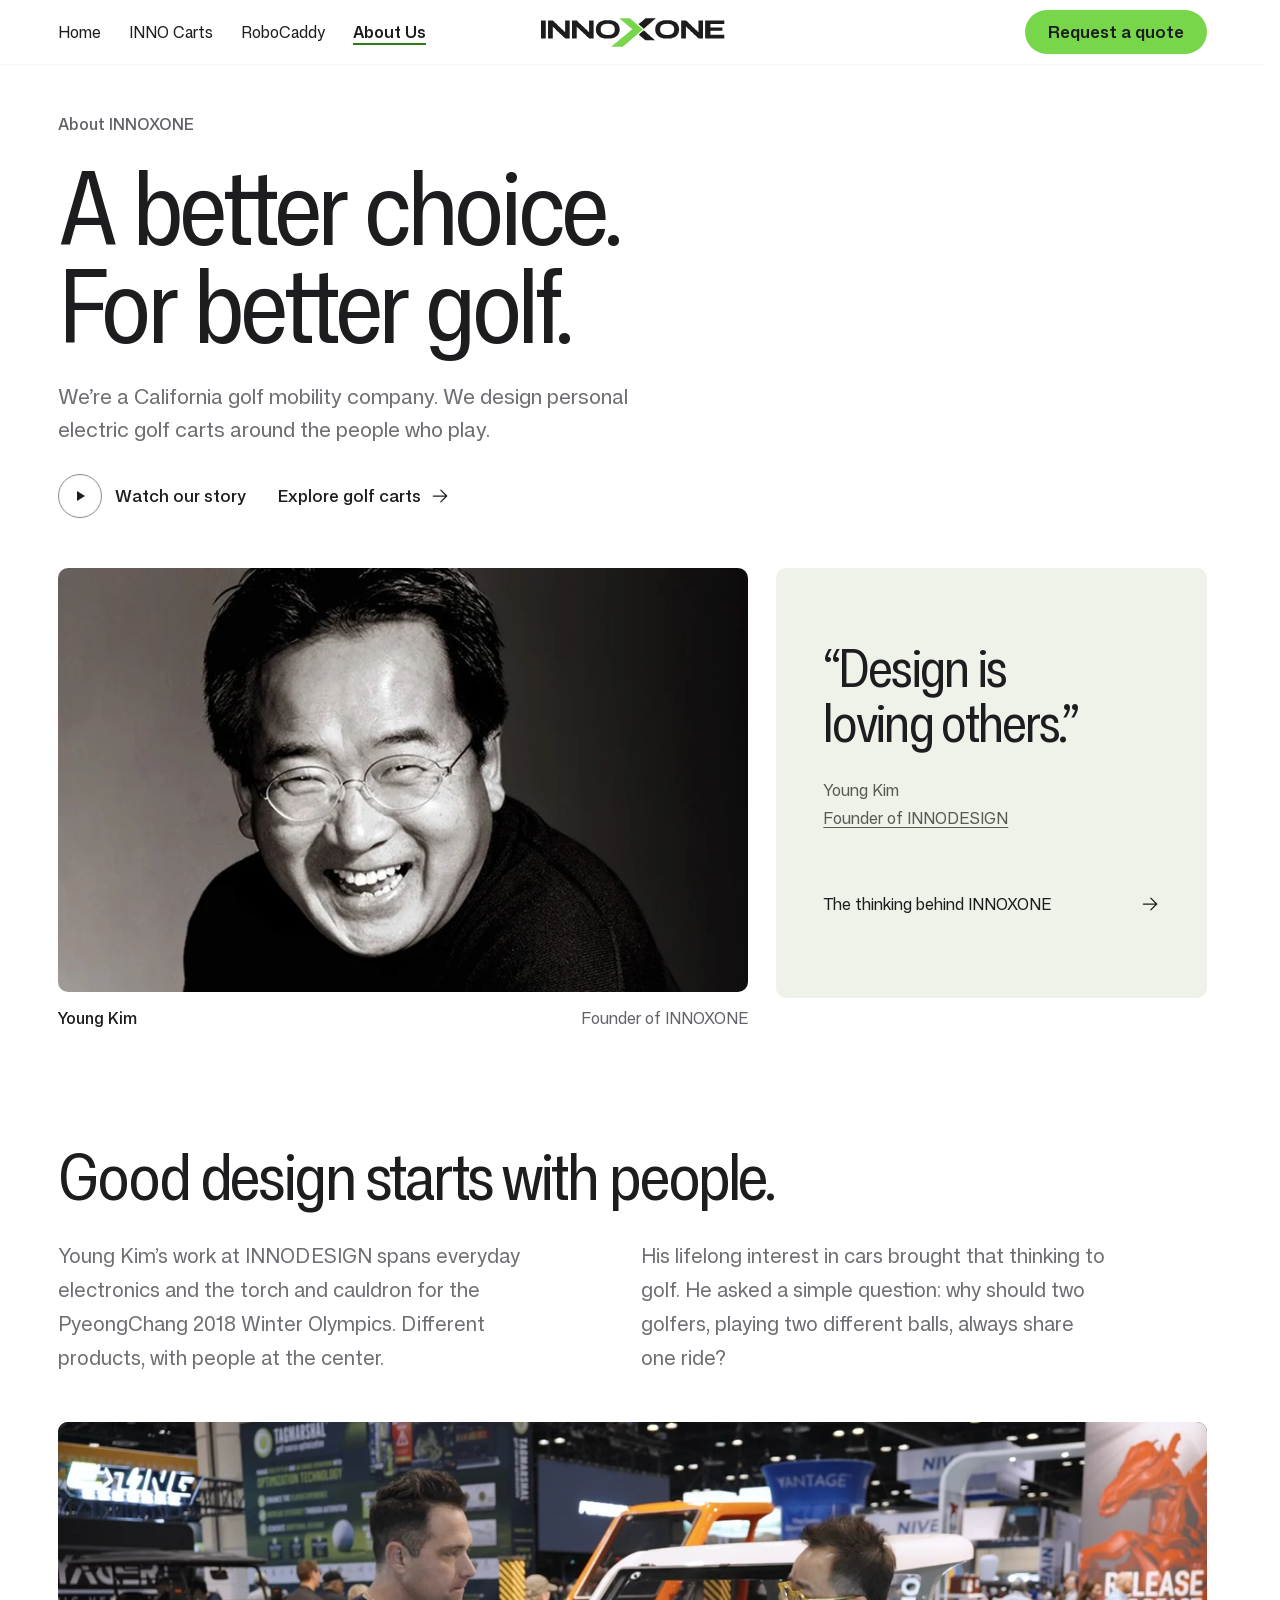
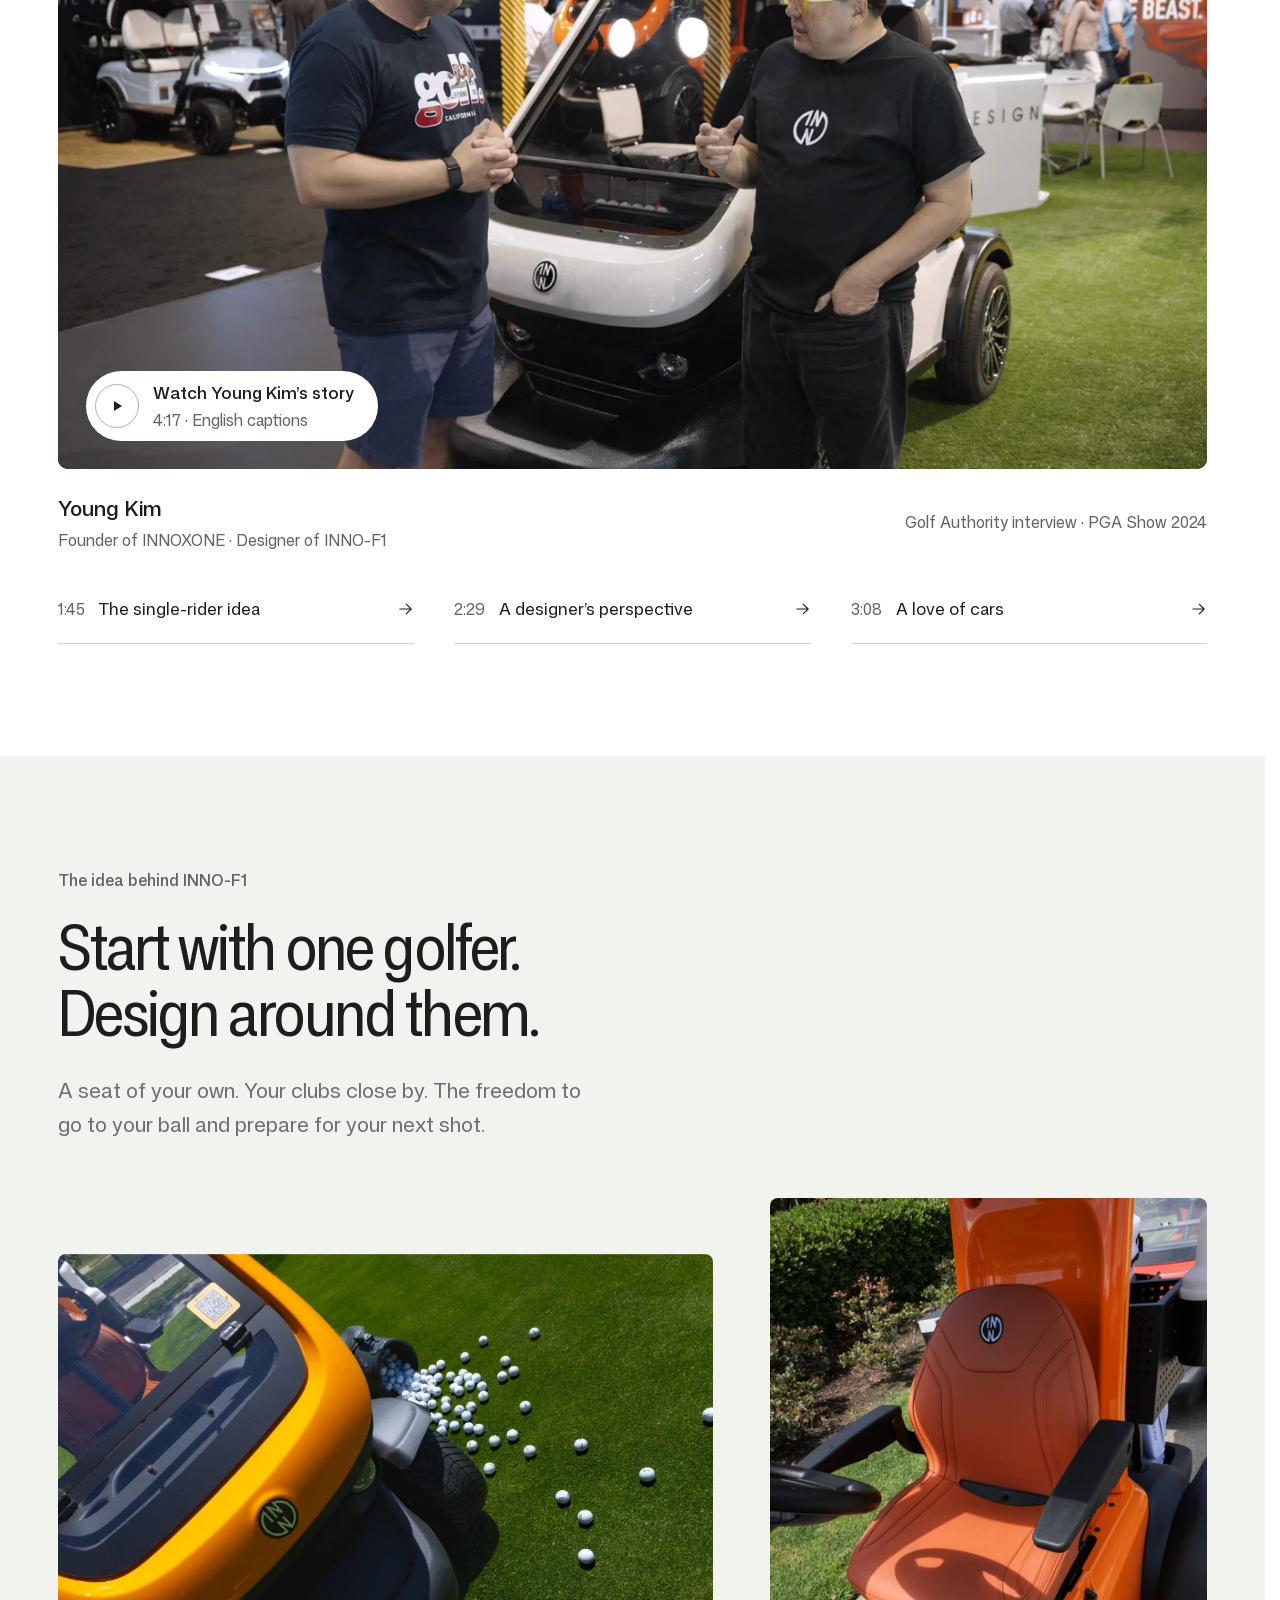
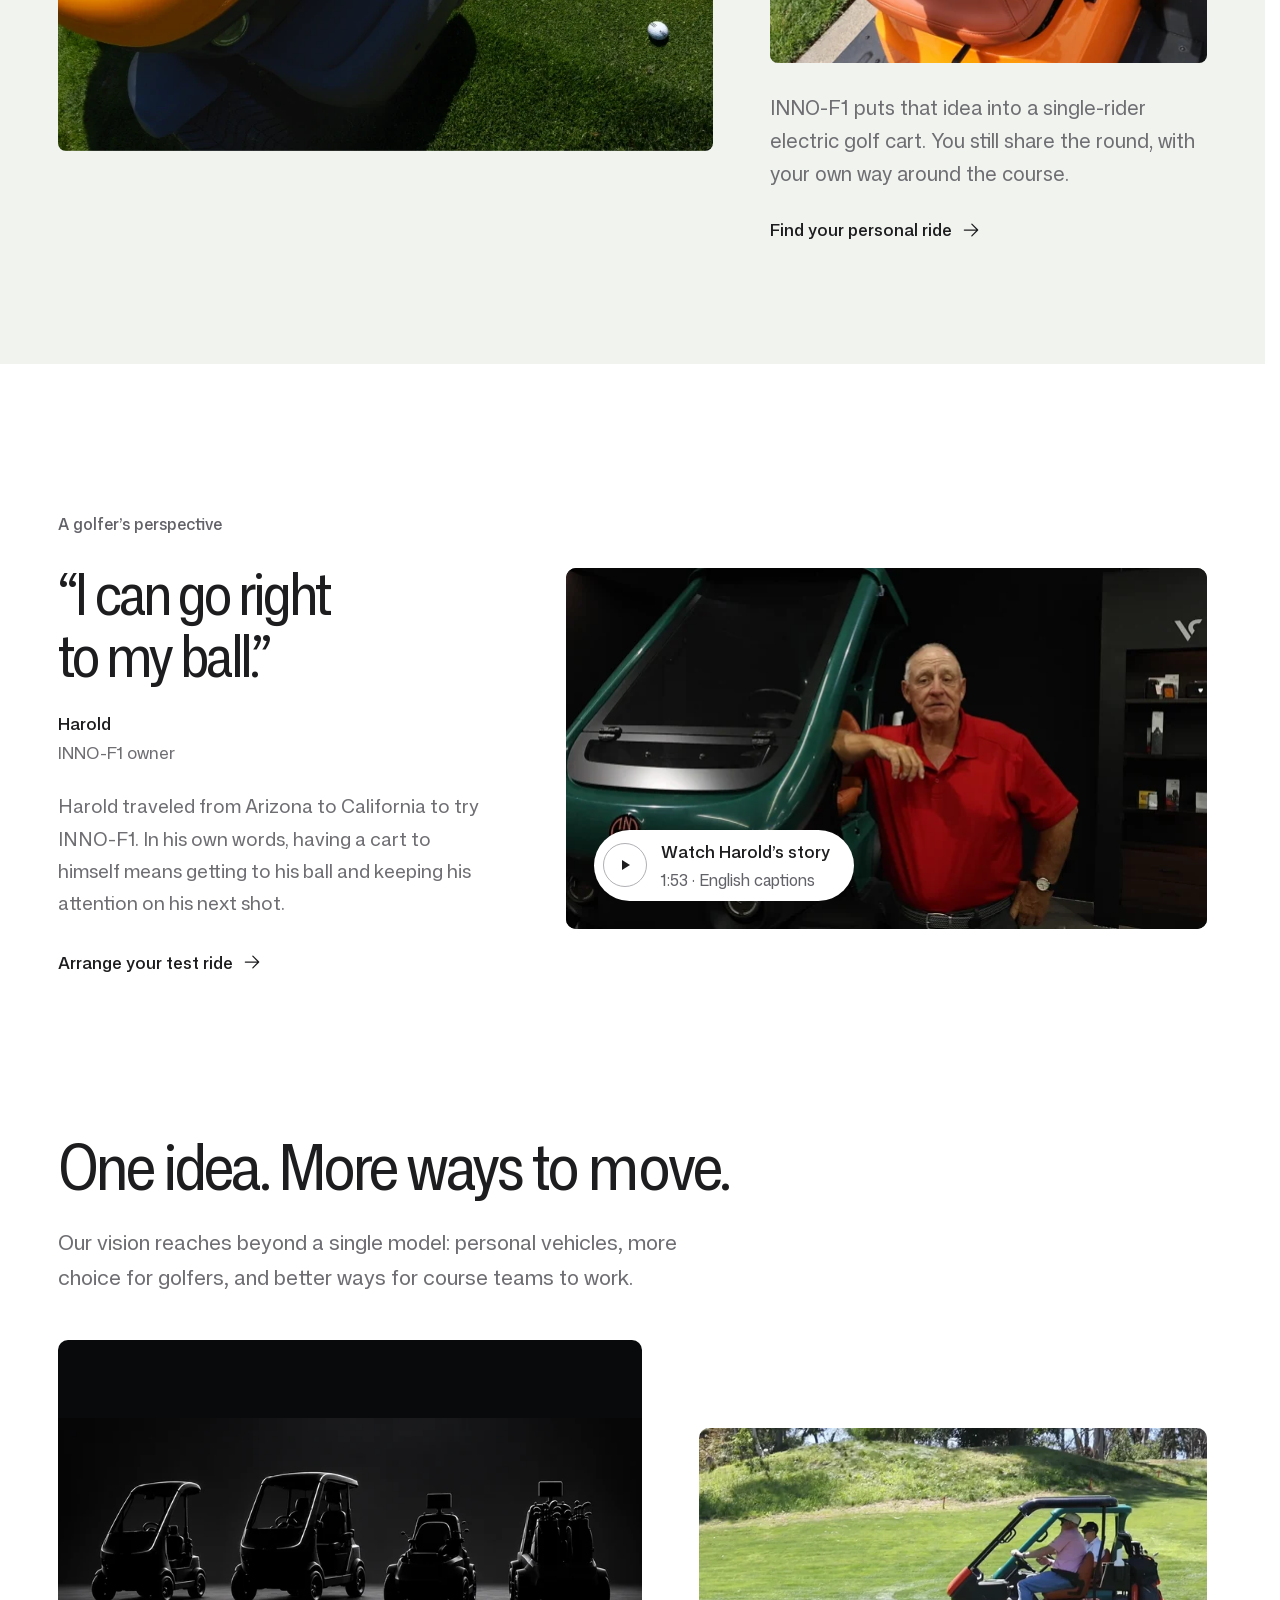
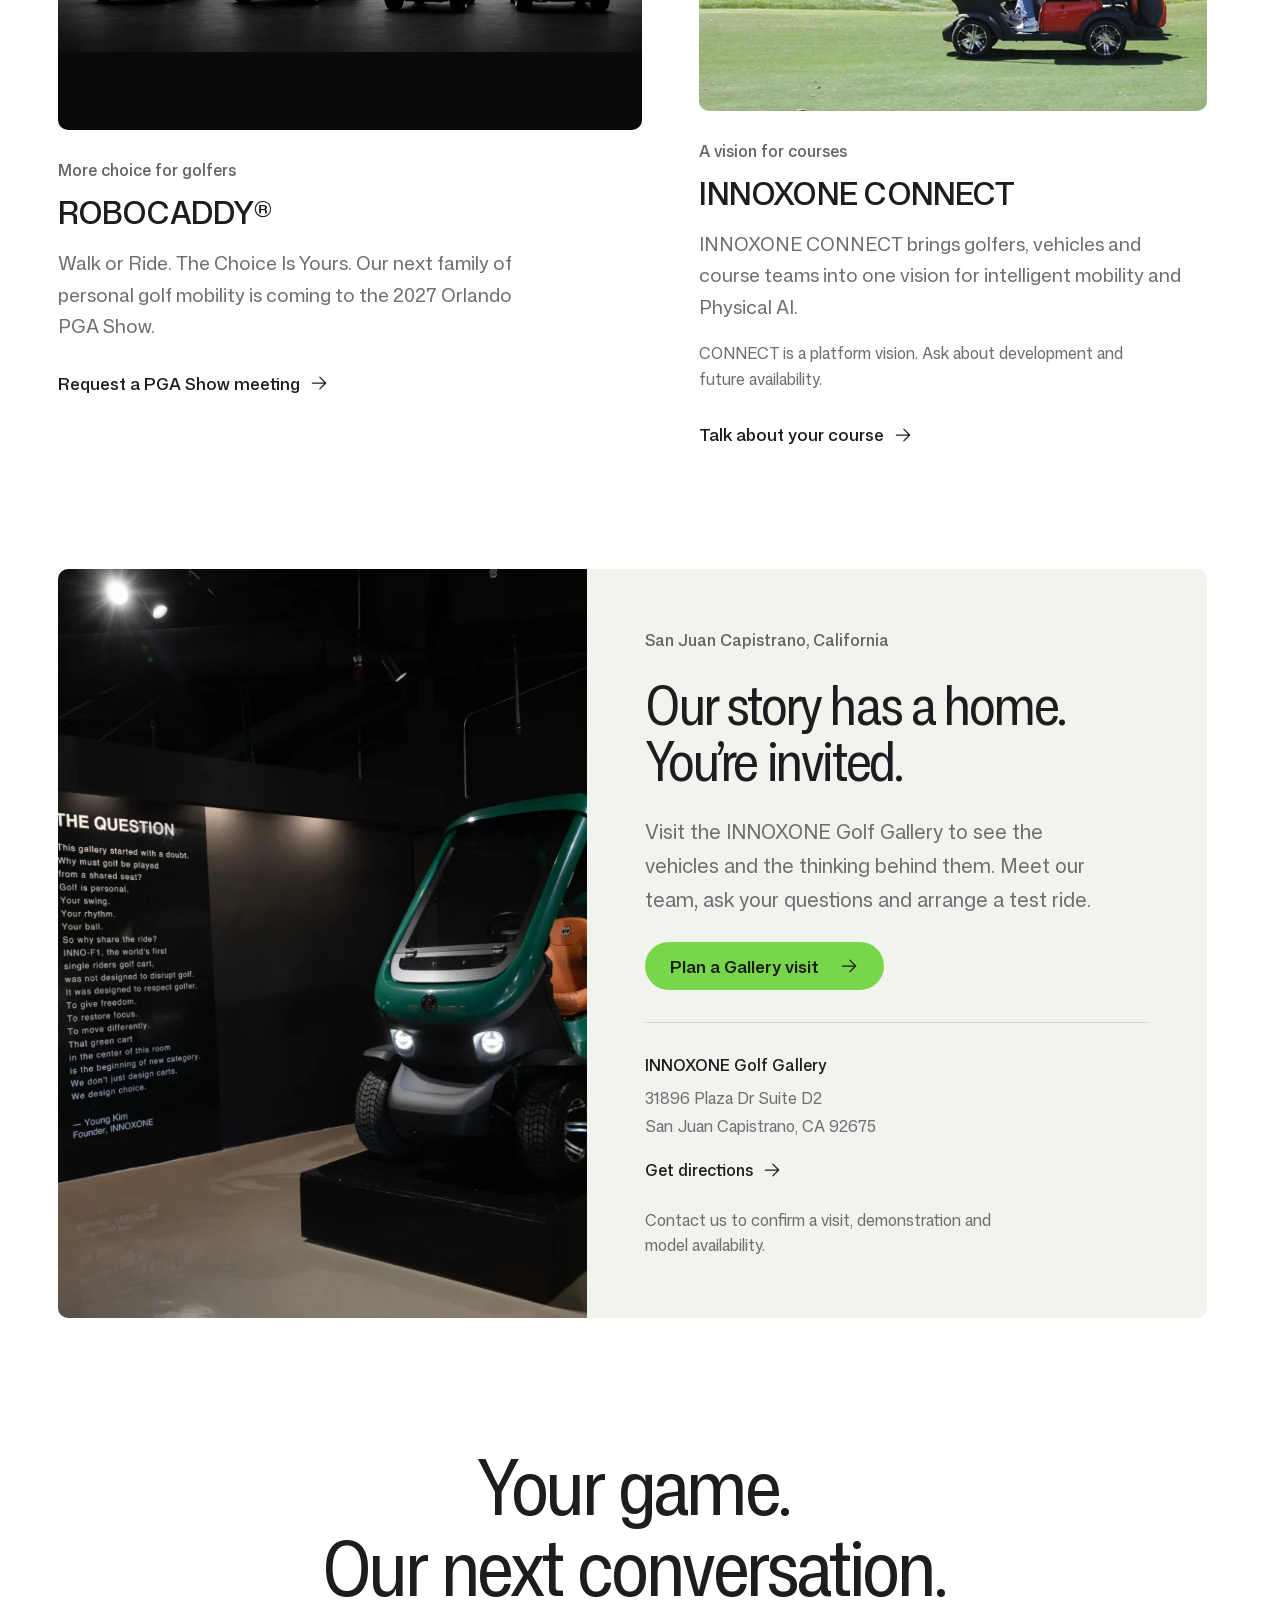
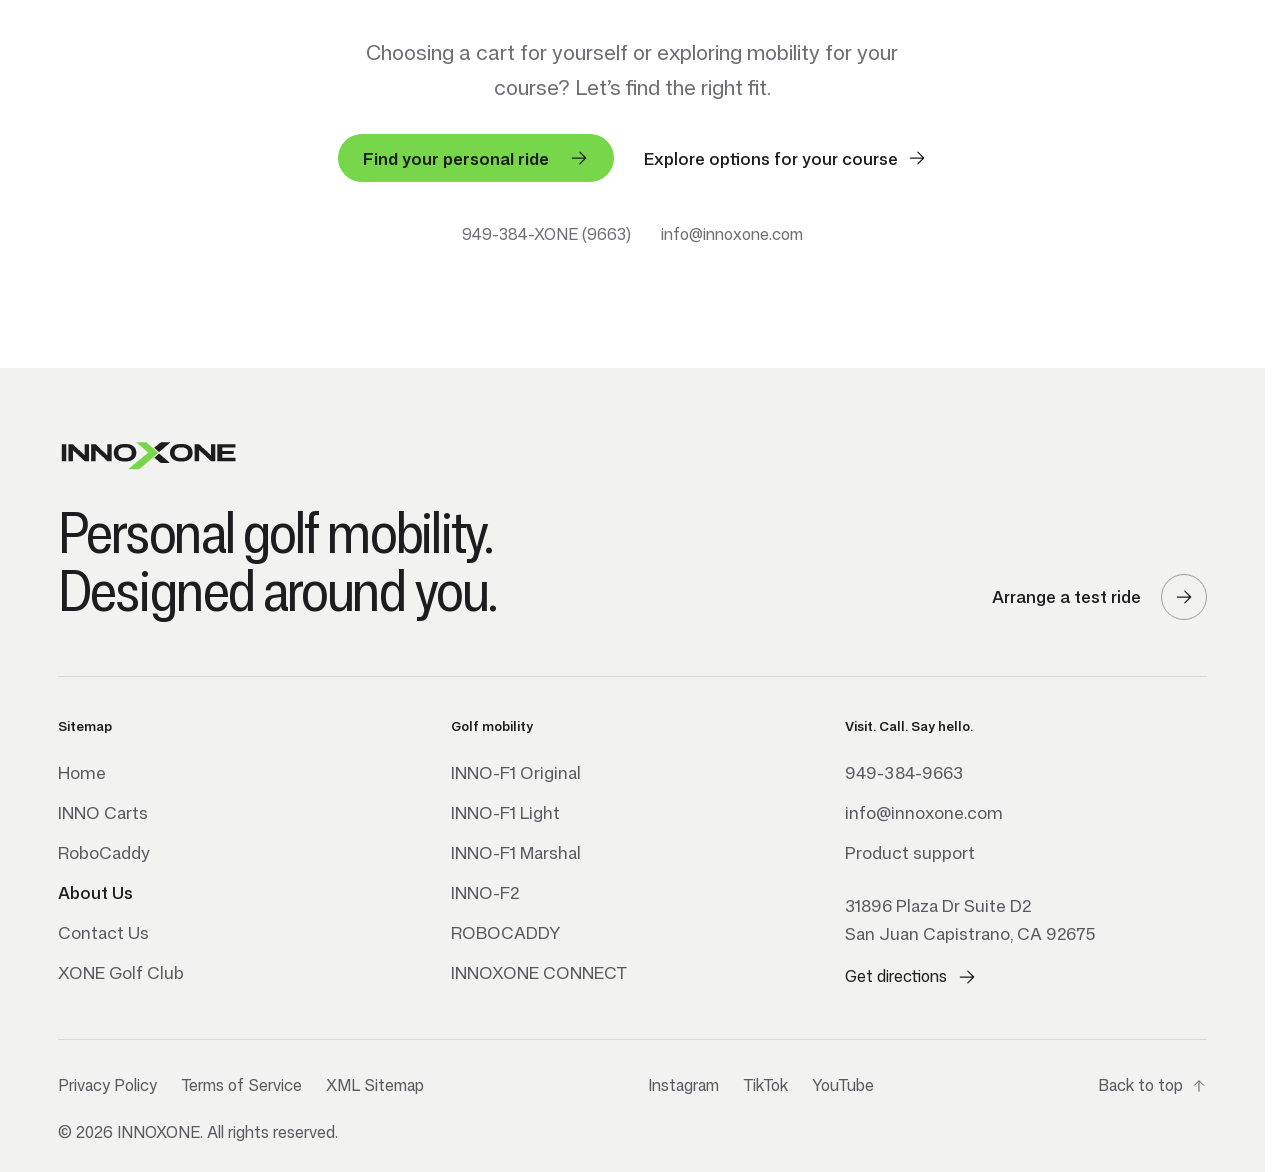
<file: about/index.html>
<!doctype html><html lang="en-US"><head><meta charset="utf-8"><meta name="viewport" content="width=device-width,initial-scale=1,viewport-fit=cover"><meta name="theme-color" content="#ffffff"><title>About INNOXONE | Young Kim &amp; Personal Golf Mobility</title><meta name="description" content="Meet the people and ideas behind INNOXONE. Discover Young Kim’s design story, hear from an INNO-F1 owner, and visit our Golf Gallery in California."><meta name="robots" content="index,follow,max-image-preview:large,max-video-preview:-1"><link rel="canonical" href="https://ausystems.github.io/innoxone/about/"><link rel="sitemap" type="application/xml" href="../sitemap.xml"><link rel="icon" href="../assets/innoxone-logo.svg" type="image/svg+xml"><meta property="og:type" content="website"><meta property="og:site_name" content="INNOXONE"><meta property="og:locale" content="en_US"><meta property="og:title" content="About INNOXONE | Young Kim &amp; Personal Golf Mobility"><meta property="og:description" content="Meet the people and ideas behind INNOXONE. Discover Young Kim’s design story, hear from an INNO-F1 owner, and visit our Golf Gallery in California."><meta property="og:url" content="https://ausystems.github.io/innoxone/about/"><meta property="og:image" content="https://ausystems.github.io/innoxone/assets/about-social.webp"><meta property="og:image:width" content="1200"><meta property="og:image:height" content="630"><meta property="og:image:alt" content="Young Kim, founder of INNOXONE, and the personal golf mobility story"><meta name="twitter:card" content="summary_large_image"><meta name="twitter:title" content="About INNOXONE | Young Kim &amp; Personal Golf Mobility"><meta name="twitter:description" content="Meet the people and ideas behind INNOXONE. Discover Young Kim’s design story, hear from an INNO-F1 owner, and visit our Golf Gallery in California."><meta name="twitter:image" content="https://ausystems.github.io/innoxone/assets/about-social.webp"><link rel="preload" href="../assets/mona-sans-homepage.woff2" as="font" type="font/woff2" crossorigin><script>// Enable the title treatment before the body can paint. Fail open if setup fails.
(() => {
  if (matchMedia('(prefers-reduced-motion: reduce)').matches || !('IntersectionObserver' in window) || !Element.prototype.animate) return;
  const root = document.documentElement;
  const boot = {
    active: true,
    release() {
      boot.active = false;
      clearTimeout(boot.timer);
      root.classList.remove('title-motion-ready');
    }
  };
  window.INNO_TITLE_BOOT = boot;
  root.classList.add('title-motion-ready');
  boot.timer = setTimeout(boot.release, 4000);
})();
</script><style>/* INNOXONE's existing palette and Mona Sans, with a quieter product-browsing rhythm.
   Product stages and dialogs: 28px. Photography: 24px. Actions: fully rounded. */
@font-face{font-family:Mona;src:url('../assets/mona-sans-homepage.woff2') format('woff2');font-weight:380 600;font-stretch:85% 100%;font-display:swap}
@font-face{font-family:MonaFallback;src:local('Arial');size-adjust:101.5%;ascent-override:94%;descent-override:24%;line-gap-override:0%}
:root{--paper:#fff;--mist:#f5f5f7;--ink:#1d1d1f;--ink-2:#6e6e73;--line:#e5e5ea;--night:#0b0b0c;--green:#78d64a;--green-ink:#2f7a16;--margin:max(clamp(20px,4.5vw,72px),env(safe-area-inset-left),env(safe-area-inset-right));--ease:cubic-bezier(.22,1,.36,1);font-family:Mona,MonaFallback,sans-serif;color:var(--ink);background:var(--paper);color-scheme:light;font-synthesis:none}
*{box-sizing:border-box}html{scrollbar-gutter:stable;scroll-behavior:smooth;scroll-padding-top:92px}body{margin:0;font-size:20px;line-height:1.5;-webkit-font-smoothing:antialiased}body.dialog-open{overflow:hidden}h1,h2,h3,p,figure{margin:0}h1,h2,h3{font-weight:600;letter-spacing:-.035em;line-height:1.08}a{color:inherit;text-decoration:none}button{font:inherit;color:inherit;border:0;background:none;cursor:pointer}a,button{-webkit-tap-highlight-color:transparent}button:active,.pill:active{transform:scale(.98)}img{display:block;max-width:100%;height:auto}ul{list-style:none;margin:0;padding:0}address{font-style:normal}button,a,summary{touch-action:manipulation}:focus-visible{outline:2px solid var(--ink);outline-offset:5px}.on-dark :focus-visible{outline-color:#fff}[hidden]{display:none!important}.wrap{width:calc(100% - var(--margin)*2);max-width:1440px;margin-inline:auto}.sr-only{position:absolute;width:1px;height:1px;overflow:hidden;clip:rect(0,0,0,0);white-space:nowrap}.skip-link{position:fixed;top:10px;left:16px;background:white;padding:12px 20px;border-radius:8px;z-index:90;transform:translateY(-160%)}.skip-link:focus{transform:none}.arrow{width:20px;height:20px;stroke:currentColor;fill:none;stroke-width:1.5;stroke-linecap:round;stroke-linejoin:round;flex:none}.pill{display:inline-flex;align-items:center;justify-content:center;gap:20px;min-height:48px;padding:12px 25px;border-radius:999px;font-size:17px;line-height:1.2;font-weight:600;background:var(--green);color:var(--ink);transition:background .25s,transform .25s;white-space:nowrap}.pill:hover{background:#8be15f}.pill-dark{background:var(--ink);color:white}.pill-dark:hover{background:#38383b}.pill-white{background:white;color:var(--ink)}.pill-white:hover{background:#e5e5ea}.text-link{display:inline-flex;align-items:center;gap:9px;min-height:44px;font-size:18px;font-weight:500}.text-link:hover{text-decoration:underline;text-underline-offset:5px}.text-link .arrow{transition:transform .5s var(--ease)}.text-link:hover .arrow{transform:translateX(4px)}
.site-header{position:sticky;top:0;z-index:30;height:64px;background:var(--paper)}.header-inner{height:100%;display:grid;grid-template-columns:1fr auto 1fr;gap:24px;align-items:center}.nav-left,.nav-right{display:flex;align-items:center;gap:28px;font-size:16px}.nav-right{justify-content:flex-end}.nav-left>a,.nav-right>a:not(.pill){display:inline-flex;align-items:center;min-height:44px}.nav-left a[aria-current]{font-weight:600}.nav-left a:hover,.nav-right>a:not(.pill):hover{text-decoration:underline;text-underline-offset:5px}.nav-right .pill{min-height:40px;padding:10px 23px}.wordmark{display:block;width:190px;line-height:0}.wordmark svg{width:100%;height:auto}.menu-button{display:none;min-height:44px;padding:0;align-items:center;gap:8px;font-size:16px}.menu-lines{display:flex;flex-direction:column;gap:5px;width:17px}.menu-lines:before,.menu-lines:after{content:'';height:1.5px;background:currentColor;width:17px}

.site-footer{background:var(--mist);padding:48px 0 32px;font-size:16px}.footer-top{display:flex;align-items:center;gap:12px;color:var(--ink-2);font-size:16px;padding-bottom:32px}.footer-top a:hover{text-decoration:underline}.footer-grid{display:grid;grid-template-columns:1fr 1fr 1.3fr;gap:48px}.footer-grid h2{font-size:13px;letter-spacing:0;font-weight:600;margin-bottom:16px}.footer-grid li+li{margin-top:8px}.footer-grid a,.footer-grid address{color:var(--ink-2);line-height:1.65}.footer-grid a:hover{text-decoration:underline;text-underline-offset:4px}.footer-grid address{max-width:280px;margin-top:16px}.footer-bottom{display:flex;justify-content:space-between;align-items:center;gap:24px;margin-top:48px;color:var(--ink-2);font-size:16px}.footer-bottom .wordmark{width:160px}.footer-socials{display:flex;flex-wrap:wrap;gap:20px}.footer-socials a{display:inline-flex;align-items:center;min-height:44px}.footer-socials a:hover{text-decoration:underline}

.dialog-close{position:sticky;top:18px;float:right;z-index:4;margin:18px 18px -62px 0;width:44px;height:44px;display:grid;place-items:center;background:#e9e9ed;border-radius:50%}.dialog-close:hover{background:#dcdce1}.cross{display:block;width:16px;height:16px;position:relative}.cross:before,.cross:after{content:'';position:absolute;width:18px;height:1.5px;background:currentColor;left:-1px;top:7px;transform:rotate(45deg)}.cross:after{transform:rotate(-45deg)}
.menu-dialog{inset:0;border:0;padding:24px var(--margin);width:100%;height:100dvh;max-width:none;max-height:none;margin:0;color:var(--ink);background:white}.menu-dialog .dialog-close{position:absolute;right:var(--margin);top:16px;margin:0;float:none}.menu-dialog nav{display:flex;flex-direction:column;align-items:flex-start;gap:18px;margin-top:72px}.menu-dialog nav a{font-size:clamp(25px,6vw,36px);line-height:1.25;letter-spacing:-.03em;min-height:44px}.menu-dialog nav a[aria-current]{color:var(--green-ink)}.menu-dialog .menu-contact{margin-top:64px;font-size:18px;display:grid;gap:10px}.menu-contact a{min-height:34px;display:inline-flex;align-items:center}.menu-contact p{color:var(--ink-2);max-width:280px;font-size:16px;margin-top:8px}

@media(max-width:1100px){.wordmark{width:165px}.nav-left,.nav-right{gap:20px}}
@media(max-width:900px){.nav-left,.nav-right>a:not(.pill){display:none}.menu-button{display:flex}.header-inner{gap:14px}.footer-grid{gap:32px}}
@media(max-width:767px){.site-header{height:56px}.wordmark{width:136px}.header-inner{gap:8px}.nav-right .pill{min-height:34px;padding:9px 16px;font-size:16px}.menu-button{font-size:16px;gap:7px}.site-footer{padding:32px 0}.footer-grid{grid-template-columns:1fr 1fr;gap:32px 24px}.footer-contact-column{grid-column:1/-1}.footer-grid address{max-width:300px}.footer-bottom{flex-direction:column;align-items:flex-start;gap:24px;margin-top:30px}.footer-bottom .wordmark{width:145px}.footer-socials{gap:20px}.menu-dialog .wordmark{margin-top:6px}}
@media(max-width:359px){.wordmark{width:118px}.nav-right .pill{padding-inline:12px}}
.menu-dialog::backdrop{background:rgba(16,16,20,.6)}
html.dialog-fallback .menu-button{display:none}html.dialog-fallback .site-header .nav-left{display:flex}html.dialog-fallback .site-header .nav-left>a:not([aria-current]){display:none}html.dialog-fallback .site-header .nav-left>a{font-size:16px}html.dialog-fallback .site-header .wordmark{width:110px}html.dialog-fallback .site-header .nav-right{display:none}html.dialog-fallback .site-header .header-inner{grid-template-columns:1fr auto}

/* A consistent, accessible rhythm across the collection, story and contact pages. */
:root{--header-height:64px}
html{scroll-padding-top:var(--header-height)}
main h1,main h2{text-wrap:balance}main p{text-wrap:pretty}
main section[id],main article[id],main [tabindex="-1"]{scroll-margin-top:20px}
.site-header{background:rgba(255,255,255,.96);border-bottom:1px solid transparent}
.nav-left a[aria-current],.nav-right>a[aria-current]{text-decoration:underline;text-decoration-color:var(--green-ink);text-underline-offset:7px;text-decoration-thickness:2px}
.nav-right .pill{min-height:44px}.cta-short{display:none}
.footer-grid li+li{margin-top:0}.footer-grid li>a{display:inline-flex;align-items:center;min-height:36px}
.footer-legal{display:flex;flex-wrap:wrap;gap:8px 24px;margin-top:20px;color:var(--ink-2);font-size:16px}.footer-legal a{display:inline-flex;align-items:center;min-height:44px}.footer-legal a:hover{text-decoration:underline;text-underline-offset:4px}
.menu-dialog{overflow-y:auto;overscroll-behavior:contain;padding-bottom:max(32px,env(safe-area-inset-bottom))}.menu-contact a{min-height:44px}
@media(max-width:767px){:root{--header-height:56px}html{scroll-padding-top:var(--header-height)}.nav-right .pill{min-height:44px;padding-block:12px}.cta-wide{display:none}.cta-short{display:inline}.footer-grid li>a{min-height:44px}.footer-legal{margin-top:12px}}
@media(max-height:500px) and (max-width:1000px){.menu-dialog nav{margin-top:36px;gap:8px}.menu-dialog nav a{font-size:25px}.menu-dialog .menu-contact{margin-top:28px;gap:0}}
@media(prefers-reduced-motion:reduce){html{scroll-behavior:auto}}
.site-header .nav-right .pill{min-height:44px}
/* An editorial portrait of the people, thinking and experiences behind INNOXONE. */
.about-page{--story-space:112px}
.about-page main h1,.about-page main h2,.about-page blockquote{font-weight:400;font-stretch:90%;letter-spacing:-.045em}
.about-page main h2{font-size:clamp(44px,5vw,76px);line-height:1.04}
.story-label,.path-label{font-size:16px;font-weight:500;color:#626269;letter-spacing:0;line-height:1.5}
.about-hero{padding:48px 0 var(--story-space)}
.about-hero-copy{max-width:1100px}.about-hero .story-label{margin-bottom:22px}
.about-hero h1{font-size:clamp(64px,7.8vw,112px);line-height:.98;max-width:1100px}.about-hero h1>span{display:block}
.about-hero-copy>p:not(.story-label){font-size:21px;line-height:1.6;max-width:585px;color:var(--ink-2);margin-top:26px}
.about-hero-actions{display:flex;flex-wrap:wrap;align-items:center;gap:16px 32px;margin-top:25px}
.film-link{display:inline-flex;align-items:center;gap:13px;min-height:48px;font-size:17px;font-weight:500}
.play-circle{width:44px;height:44px;border:1px solid #8a8a91;border-radius:50%;display:grid;place-items:center;flex:none;transition:background .3s,color .3s}
.play-circle:before{content:'';width:0;height:0;border-top:5px solid transparent;border-bottom:5px solid transparent;border-left:8px solid currentColor;margin-left:2px}
.film-link:hover .play-circle{background:var(--ink);color:white;border-color:var(--ink)}
.about-hero-actions .text-link{font-size:17px}
.about-cover{display:grid;grid-template-columns:minmax(0,1.7fr) minmax(0,1fr);margin-top:48px;gap:22px;align-items:stretch}
.hero-portrait{min-width:0}.portrait-frame{aspect-ratio:1094/672;overflow:hidden;border-radius:8px;background:#292929}
.portrait-frame img{width:100%;height:100%;object-fit:cover;object-position:center}
.hero-portrait figcaption{display:flex;justify-content:space-between;gap:16px;margin-top:14px;font-size:16px;color:#626269}.hero-portrait figcaption strong{font-weight:500;color:var(--ink)}
.founder-quote{background:#eef1ec;border-radius:8px;margin:0 0 32px;padding:clamp(28px,3.7vw,56px);display:flex;flex-direction:column;justify-content:center;position:relative}
.founder-quote blockquote{font-size:clamp(36px,4vw,62px);line-height:1.07;margin:0;max-width:330px;text-wrap:balance}
.founder-quote figcaption{font-size:16px;line-height:1.7;color:#565b54;margin-top:28px}.founder-quote figcaption a{text-decoration:underline;text-underline-offset:3px}
.quote-story-link{display:flex;align-items:center;justify-content:space-between;gap:20px;font-size:16px;margin-top:50px;min-height:44px}.quote-story-link:hover{text-decoration:underline;text-underline-offset:4px}
.founder-section{padding-bottom:var(--story-space)}.founder-intro{max-width:1080px;margin:0 auto 48px}.founder-intro h2{max-width:800px}
.founder-bio{display:grid;grid-template-columns:1fr 1fr;gap:52px;margin-top:30px}.founder-bio p{font-size:20px;line-height:1.7;color:var(--ink-2)}
.founder-cinema{background:var(--mist);padding:14px 14px 0;border-radius:16px}
.film{position:relative;aspect-ratio:16/9;overflow:hidden;background:#181a17;border-radius:8px;isolation:isolate;scroll-margin-top:84px}
.film video{width:100%;height:100%;object-fit:contain;display:block}
.film-cover{display:none}.has-js .film:not(.is-playing) video{visibility:hidden}
.has-js .film-cover{display:block;position:absolute;inset:0;width:100%;height:100%;object-fit:cover;z-index:1}
.has-js .film.is-playing .film-cover,.has-js .film.is-playing .film-play{display:none}
.film-play{display:none;position:absolute;left:28px;bottom:28px;z-index:2;align-items:center;gap:14px;border-radius:999px;background:white;color:var(--ink);padding:9px 24px 9px 9px;text-align:left;font-size:17px;font-weight:500;min-height:62px}
.has-js .film-play{display:flex}.film-play .play-circle{width:44px;height:44px;border-color:#b0b0b5}.film-play small{display:block;font-size:16px;font-weight:400;color:#626269;margin-top:3px}.film-play:hover{background:var(--mist)}
.film-status{padding:16px 20px;font-size:17px;background:var(--mist);border-radius:8px;margin-top:12px}.film-status a{text-decoration:underline}
.film-caption{display:flex;justify-content:space-between;align-items:center;gap:24px;padding:22px 18px 24px;font-size:16px;color:#626269}.film-caption strong{font-weight:500;color:var(--ink);font-size:17px}.film-caption span{display:block;margin-top:3px}
.film-chapters{display:none;grid-template-columns:repeat(3,minmax(0,1fr));gap:32px;margin-top:24px}.has-js .film-chapters{display:grid}
.film-chapters button{display:grid;grid-template-columns:auto 1fr auto;align-items:center;gap:14px;text-align:left;min-height:68px;border-bottom:1px solid #d0d0d5;padding:12px 0;font-size:17px}
.chapter-time{font-size:16px;font-variant-numeric:tabular-nums;color:#626269}.film-chapters .arrow{width:17px}.film-chapters button:hover,.film-chapters button[aria-current=true]{border-color:var(--green-ink)}.film-chapters button[aria-current=true] .chapter-name{font-weight:600}
.purpose-section{background:var(--mist);padding:var(--story-space) 0}.purpose-heading{max-width:940px}.purpose-heading .story-label{margin-bottom:20px}.purpose-heading h2>span{display:block}.purpose-heading>p:last-child{font-size:21px;line-height:1.65;color:var(--ink-2);max-width:540px;margin-top:28px}
.design-photos{display:grid;grid-template-columns:minmax(0,1.5fr) minmax(0,1fr);gap:7%;align-items:start;margin-top:56px}.design-overhead{margin-top:80px;aspect-ratio:1.5;border-radius:8px;overflow:hidden}.design-overhead img{width:100%;height:100%;object-fit:cover}
.design-seat{aspect-ratio:1;overflow:hidden;border-radius:8px}.design-seat img{width:100%;height:100%;object-fit:cover;object-position:center 55%}.purpose-close{margin-top:28px}.purpose-close p{font-size:20px;line-height:1.65;color:var(--ink-2);max-width:440px}.purpose-close .text-link{margin-top:18px;font-size:17px}
.owner-section{padding-block:var(--story-space)}.owner-grid{display:grid;grid-template-columns:minmax(0,.8fr) minmax(0,1.2fr);gap:7%;align-items:center}.owner-copy .story-label{margin-bottom:26px}.owner-copy blockquote{font-size:clamp(42px,4.7vw,68px);line-height:1.08;margin:0;max-width:480px;text-wrap:balance}.owner-attribution{font-size:17px;font-weight:500;margin-top:25px}.owner-attribution span{font-weight:400;color:var(--ink-2);display:block;margin-top:3px}.owner-copy>p:not(.story-label):not(.owner-attribution){font-size:19px;line-height:1.7;color:var(--ink-2);margin-top:25px;max-width:430px}.owner-copy>.text-link{margin-top:21px;font-size:17px}.owner-media{min-width:0}
.future-section{padding:0 0 var(--story-space)}.future-intro{max-width:900px;text-align:center;margin-bottom:52px}.future-intro h2>span{display:block}.future-intro>p{font-size:21px;color:var(--ink-2);line-height:1.65;max-width:610px;margin:28px auto 0}.future-image{width:100%;aspect-ratio:2.5;overflow:hidden;background:var(--mist)}.future-image img{width:100%;height:100%;object-fit:cover;object-position:center 65%}.future-paths{display:grid;grid-template-columns:1fr 1fr;gap:10%;padding-top:48px}.future-paths article{max-width:520px}.future-paths h3{font-weight:500;font-size:31px;margin-top:14px;letter-spacing:-.025em}.future-paths p:not(.path-label){font-size:20px;color:var(--ink-2);line-height:1.65;margin-top:18px}.future-paths .future-note{font-size:16px!important;max-width:410px}.future-paths .text-link{margin-top:20px;font-size:17px}
.gallery-section{padding-bottom:var(--story-space)}.gallery-grid{display:grid;grid-template-columns:minmax(0,.92fr) minmax(0,1.08fr);align-items:center;background:var(--mist);border-radius:8px;overflow:hidden}.gallery-portrait{align-self:stretch;min-width:0}.gallery-portrait img{width:100%;height:100%;object-fit:cover;object-position:center}.gallery-copy{padding:clamp(32px,5vw,76px)}.gallery-copy .story-label{margin-bottom:25px}.gallery-copy h2{font-size:clamp(42px,4.2vw,62px)!important;max-width:520px}.gallery-copy h2>span{display:block}.gallery-copy>p:not(.story-label):not(.visit-note){font-size:20px;line-height:1.7;color:var(--ink-2);margin-top:26px;max-width:460px}.gallery-copy .pill{margin-top:26px}.gallery-address{padding-top:30px;margin-top:32px;border-top:1px solid #d6d6db;font-size:16px}.gallery-address strong{font-weight:500}.gallery-address address{margin-top:8px;color:var(--ink-2);line-height:1.7}.gallery-address .text-link{font-size:16px;margin-top:8px}.gallery-copy .visit-note{font-size:16px;line-height:1.6;color:var(--ink-2);margin-top:16px;max-width:390px}
.conversation-section{text-align:center;padding:0 0 var(--story-space)}.conversation-section h2{font-size:clamp(52px,6.2vw,92px)!important}.conversation-section>p{font-size:21px;color:var(--ink-2);line-height:1.65;max-width:570px;margin:28px auto 0}.conversation-actions{display:flex;flex-wrap:wrap;justify-content:center;align-items:center;gap:16px 30px;margin-top:30px}.conversation-actions .text-link{font-size:17px}.conversation-contact{display:flex;justify-content:center;flex-wrap:wrap;gap:12px 30px;margin-top:30px;font-size:16px;color:var(--ink-2)}.conversation-contact a{min-height:44px;display:inline-flex;align-items:center}.conversation-contact a:hover{text-decoration:underline;text-underline-offset:4px}
@media(max-width:1100px){.about-page{--story-space:88px}.about-hero h1{font-size:84px}.founder-quote{padding:30px}.founder-quote blockquote{font-size:42px}.quote-story-link{margin-top:28px;font-size:16px}.founder-quote figcaption{margin-top:20px}.founder-bio{gap:30px}.film-chapters{gap:20px}.film-chapters button{grid-template-columns:auto 1fr;gap:10px;font-size:16px}.film-chapters .arrow{display:none}.owner-grid{gap:5%}.owner-copy blockquote{font-size:46px}.owner-section .film-play{left:16px;bottom:16px;font-size:16px;padding-right:18px}.gallery-copy{padding:36px}.gallery-copy h2{font-size:43px!important}.gallery-copy>p:not(.story-label):not(.visit-note){font-size:19px}.gallery-copy .story-label{font-size:16px}}
@media(max-width:767px){
 .about-page{--story-space:72px}.about-hero{padding-top:34px}.about-hero .story-label{font-size:16px;margin-bottom:20px}.about-hero h1{font-size:clamp(45px,10.5vw,72px);line-height:1.03}.about-hero-copy>p:not(.story-label){font-size:20px;line-height:1.6;margin-top:23px}.about-hero-actions{gap:12px 24px;margin-top:23px}.film-link,.about-hero-actions .text-link{font-size:16px}.about-cover{grid-template-columns:1fr;gap:28px;margin-top:34px}.portrait-frame{border-radius:6px}.hero-portrait figcaption{font-size:16px}.founder-quote{margin:0;padding:32px;border-radius:6px}.founder-quote blockquote{font-size:44px;max-width:370px}.founder-quote figcaption{margin-top:20px}.quote-story-link{margin-top:20px;font-size:16px}.about-page main h2{font-size:clamp(39px,9.3vw,62px)}.founder-intro{margin-bottom:30px}.founder-bio{grid-template-columns:1fr;gap:18px;margin-top:26px}.founder-bio p{font-size:19px;line-height:1.7}.founder-cinema{padding:6px 6px 0;border-radius:10px}.film{border-radius:6px}.film-play{left:14px;bottom:14px;min-height:48px;padding:7px 16px 7px 7px;gap:10px;font-size:16px}.film-play .play-circle{width:34px;height:34px}.film-play small{font-size:16px}.film-caption{display:block;padding:18px 12px 20px;font-size:16px}.film-caption strong{font-size:16px}.film-caption>p+p{margin-top:12px}.film-chapters{grid-template-columns:1fr;gap:0;margin-top:18px}.film-chapters button{grid-template-columns:38px 1fr auto;gap:14px;min-height:57px;font-size:16px}.film-chapters .arrow{display:block}.chapter-time{font-size:16px}.purpose-heading>p:last-child{font-size:20px;margin-top:24px}.purpose-heading .story-label{font-size:16px;margin-bottom:18px}.design-photos{display:block;margin-top:32px}.design-overhead{margin:0;aspect-ratio:1.5;border-radius:6px}.design-aside{display:grid;grid-template-columns:1fr 1fr;gap:22px;margin-top:22px;align-items:center}.design-seat{aspect-ratio:.75;border-radius:6px}.purpose-close{margin:0}.purpose-close p{font-size:17px;line-height:1.6}.purpose-close .text-link{font-size:16px;gap:6px;margin-top:14px}.purpose-close .arrow{width:16px}.owner-grid{display:flex;flex-direction:column;align-items:stretch;gap:30px}.owner-copy blockquote{font-size:48px;max-width:550px}.owner-copy>p:not(.story-label):not(.owner-attribution){max-width:580px;font-size:19px}.owner-copy .story-label{font-size:16px;margin-bottom:22px}.owner-attribution{margin-top:20px}.owner-copy>.text-link{margin-top:18px}.future-intro{text-align:left;margin-bottom:32px}.future-intro>p{font-size:20px;margin:24px 0 0}.future-image{aspect-ratio:1.2}.future-image img{object-position:75% center}.future-paths{grid-template-columns:1fr;gap:36px;padding-top:32px}.future-paths article{max-width:580px}.future-paths h3{font-size:28px;margin-top:10px}.future-paths p:not(.path-label){font-size:19px;margin-top:16px}.future-paths .text-link{margin-top:14px}.path-label{font-size:16px}.gallery-grid{display:block;border-radius:6px}.gallery-portrait{aspect-ratio:1.18;overflow:hidden}.gallery-portrait img{object-position:center 61%}.gallery-copy{padding:34px 26px}.gallery-copy h2{font-size:42px!important}.gallery-copy>p:not(.story-label):not(.visit-note){margin-top:24px}.gallery-copy .story-label{font-size:16px;margin-bottom:22px}.gallery-address{margin-top:28px;padding-top:24px}.conversation-section h2{font-size:clamp(43px,10vw,64px)!important}.conversation-section>p{font-size:19px;margin-top:24px}.conversation-actions{flex-direction:column;gap:13px;margin-top:26px}.conversation-contact{gap:0 20px;margin-top:22px;font-size:16px}
}
@media(max-width:359px){.about-hero h1{font-size:41px}.founder-quote{padding:27px}.founder-quote blockquote{font-size:39px}.design-aside{grid-template-columns:1fr;gap:24px}.design-seat{width:70%;aspect-ratio:1;justify-self:end}.purpose-close p{font-size:19px}.purpose-close .text-link{font-size:17px}.gallery-copy{padding:30px 22px}.gallery-copy h2{font-size:37px!important}.film-play{left:10px;bottom:10px;font-size:16px}}
@media(prefers-reduced-motion:reduce){*,*:before,*:after{animation:none!important;transition:none!important}.media-reveal img{transform:none!important}}
@media print{.site-header{position:static}.film video{visibility:hidden}.film-cover{display:block!important;position:absolute;inset:0;width:100%;height:100%;object-fit:cover}.film-play,.menu-dialog{display:none!important}.media-reveal img{transform:none!important}.about-cover,.gallery-grid,.owner-grid{break-inside:avoid}}
/* A complete, calm sitemap at the end of every journey. */
.global-footer{background:var(--mist);color:var(--ink);padding:64px 0 26px;font-size:17px;line-height:1.6}
.global-footer .footer-signature{display:flex;justify-content:space-between;align-items:flex-end;gap:40px;padding-bottom:48px}
.global-footer .footer-brand{display:block;width:210px;line-height:0}.global-footer .footer-brand svg{width:100%;height:auto}
.global-footer .footer-promise{font-size:clamp(27px,3vw,42px);font-weight:400;font-stretch:90%;line-height:1.12;letter-spacing:-.035em;margin:24px 0 0;max-width:540px}
.global-footer .footer-signature .text-link{flex:none;font-size:17px}
.global-footer .footer-map{display:grid;grid-template-columns:1fr 1.15fr 1.3fr;gap:64px;padding-block:40px;border-block:1px solid #dddde2}
.global-footer h2,.global-footer h3{font-size:13px;font-weight:600;letter-spacing:0;line-height:1.4;margin:0 0 18px;font-stretch:100%}
.global-footer ul{list-style:none;padding:0;margin:0}.global-footer li>a{display:inline-flex;align-items:center;min-height:36px;color:#59595f;font-size:17px;line-height:1.4}
.global-footer a:hover{text-decoration:underline;text-underline-offset:4px}.global-footer .footer-brand:hover{text-decoration:none}
.global-footer a[aria-current]{color:var(--ink);font-weight:500}
.global-footer address{font-style:normal;font-size:17px;line-height:1.65;color:#59595f;max-width:270px;margin-top:18px}
.global-footer .footer-directions{font-size:16px;margin-top:8px;min-height:44px;display:inline-flex;align-items:center;gap:10px}
.global-footer .footer-last{display:flex;flex-wrap:wrap;justify-content:space-between;align-items:center;gap:12px 32px;margin-top:24px;color:#59595f;font-size:16px}
.global-footer .footer-utility,.global-footer .footer-networks{display:flex;flex-wrap:wrap;align-items:center;gap:0 24px}
.global-footer .footer-last a{display:inline-flex;align-items:center;min-height:44px}.global-footer .footer-copyright{font-size:16px;color:#59595f;margin-top:12px}
.global-footer .back-top{gap:8px}.global-footer .back-top .arrow{width:16px;height:16px;transform:rotate(-90deg)}
@media(max-width:900px){.global-footer .footer-map{gap:36px}.global-footer .footer-brand{width:185px}}
@media(max-width:599px){.global-footer{padding:44px 0 24px}.global-footer .footer-signature{display:block;padding-bottom:32px}.global-footer .footer-brand{width:180px}.global-footer .footer-promise{font-size:32px;max-width:310px;margin-top:22px}.global-footer .footer-signature .text-link{margin-top:16px}.global-footer .footer-map{grid-template-columns:1fr 1fr;gap:32px 24px;padding-block:28px}.global-footer .footer-contact{grid-column:1/-1}.global-footer h2,.global-footer h3{margin-bottom:12px}.global-footer li>a{min-height:44px;font-size:16px}.global-footer address{max-width:290px;font-size:16px;margin-top:14px}.global-footer .footer-last{display:block;margin-top:18px}.global-footer .footer-utility{gap:0 20px}.global-footer .footer-networks{gap:0 24px;margin-top:6px}.global-footer .footer-copyright{margin-top:14px}.global-footer .back-top{margin-top:4px}}
/* Shared editorial refinement. Keep the established palette and native interactions. */
:root{--editorial-space:clamp(72px,8vw,120px);--photo-radius:10px}
::selection{background:#c8edb3;color:#1d1d1f}
.site-header{box-shadow:0 1px 0 #1d1d1f0a}
.pill-outline:hover{background:#f1f3ef;border-color:#686d65}
.menu-layout{width:100%;max-width:1280px;margin:64px auto 0;display:grid;grid-template-columns:1fr 1fr;gap:10%;align-items:start}
.menu-primary{min-width:0}
.menu-dialog .menu-layout nav,.mobile-menu .menu-layout nav{margin-top:0;gap:4px}
.menu-dialog .menu-layout nav a,.mobile-menu .menu-layout nav a{font-size:clamp(28px,3.6vw,52px);font-weight:400;font-stretch:90%;letter-spacing:-.04em;line-height:1.12;min-height:64px;padding-block:10px}
.menu-dialog .menu-contact,.mobile-menu .menu-contact{margin-top:36px;padding-top:22px;border-top:1px solid var(--line);gap:2px;font-size:17px}
.menu-layout .menu-contact p{font-size:16px;line-height:1.7;margin-top:12px}
.menu-story{display:block;align-self:start;color:var(--ink)}
.menu-story figure{margin:0;aspect-ratio:1.2;border-radius:var(--photo-radius);overflow:hidden}
.menu-story img{width:100%;height:100%;object-fit:cover;object-position:50% 50%;transition:transform .8s var(--ease)}
.menu-story-copy{display:block;margin-top:20px}
.menu-story-copy>span:first-child{display:block;font-size:clamp(23px,2.5vw,36px);font-stretch:90%;letter-spacing:-.03em;line-height:1.15;max-width:390px}
.menu-story-action{display:flex;justify-content:space-between;align-items:center;font-size:16px;margin-top:14px;min-height:44px}
.menu-story-action>span{font-size:23px;font-weight:400}
.menu-story:hover .menu-story-action{text-decoration:underline;text-underline-offset:5px}
@media(hover:hover) and (pointer:fine){
.menu-story:hover img{transform:scale(1.025)}
}
.global-footer{padding-top:72px;background:#f2f3f0}
.global-footer .footer-signature{padding-bottom:56px;align-items:end}
.global-footer .footer-brand{width:180px}
.global-footer .footer-promise{font-size:clamp(36px,4.4vw,66px);line-height:1.04;max-width:850px;margin-top:32px;letter-spacing:-.04em}
.global-footer .footer-signature>.text-link{gap:20px;font-size:17px}
.global-footer .footer-signature>.text-link .arrow{width:46px;height:46px;padding:12px;border:1px solid #999f94;border-radius:50%}
.global-footer .footer-map{grid-template-columns:1fr 1fr 1.2fr;gap:8%;border-color:#d7dbd2;padding-block:40px}
.global-footer li>a{min-height:40px}
@media(max-width:767px){
.menu-layout{grid-template-columns:1fr;margin-top:36px;gap:28px}
.menu-dialog .menu-layout nav a,.mobile-menu .menu-layout nav a{font-size:32px;min-height:54px;line-height:1.15;padding-block:8px}
.menu-dialog .menu-contact,.mobile-menu .menu-contact{margin-top:22px;padding-top:18px}
.menu-story{display:grid;grid-template-columns:minmax(0,.95fr) minmax(0,1fr);gap:20px;align-items:center}
.menu-story figure{aspect-ratio:1.2;border-radius:6px}
.menu-story-copy{margin:0}
.menu-story-copy>span:first-child{font-size:23px;line-height:1.12}
.menu-story-action{font-size:16px;gap:10px;margin-top:8px;min-height:44px}
.menu-story-action>span{font-size:21px}
.global-footer{padding-top:48px}
.global-footer .footer-signature{padding-bottom:36px}
.global-footer .footer-promise{font-size:38px;max-width:450px;margin-top:28px}
.global-footer .footer-map{gap:32px 24px;grid-template-columns:1fr 1fr;padding-block:28px}
.global-footer li>a{min-height:44px}
.global-footer .footer-contact{grid-column:1/-1}
}
@media(max-width:359px){
.menu-story{gap:14px}
.menu-story-copy>span:first-child{font-size:20px}
.menu-story-action{font-size:16px;gap:5px}
.global-footer .footer-promise{font-size:32px}
}
@media(orientation:landscape) and (max-height:500px){
.menu-layout{margin-top:28px;grid-template-columns:1fr .7fr;gap:8%}
.menu-dialog .menu-layout nav a,.mobile-menu .menu-layout nav a{font-size:26px;min-height:44px;padding-block:6px}
.menu-story{display:block}
.menu-story figure{aspect-ratio:1.7}
.menu-story-copy{margin-top:16px}
.menu-story-copy>span:first-child{font-size:24px}
.menu-story-action{font-size:16px}
}
@media(prefers-reduced-motion:reduce){
.menu-story img{transition:none}
.menu-story:hover img{transform:none}
}
@media print{
.menu-layout{display:none}
}
/* About editorial refinement. Keep the established palette and native interactions. */
.about-page .about-cover{grid-template-columns:minmax(0,1.6fr) minmax(0,1fr);gap:28px}
.about-page .founder-quote{background:#eef2e9;border-radius:var(--photo-radius)}
.about-page .portrait-frame{border-radius:var(--photo-radius)}
.about-page .founder-intro{max-width:none;margin-left:0}
.about-page .founder-bio{max-width:1090px;gap:7%}
.about-page .founder-cinema{padding:0;background:white;border-radius:var(--photo-radius)}
.about-page .founder-cinema .film{border-radius:var(--photo-radius)}
.about-page .film-caption{padding:24px 0 0}
.about-page .film-caption strong{font-size:21px}
.about-page .film-chapters{margin-top:24px;gap:40px}
.about-page .purpose-section{background:#f1f3ef}
.about-page .design-photos{gap:5%}
.about-page .design-overhead{margin-top:56px;aspect-ratio:1.32}
.about-page .design-seat{aspect-ratio:.94}
.about-page .owner-copy{padding:36px 0}
.about-page .owner-copy blockquote{font-size:clamp(44px,4.5vw,68px)}
.about-page .owner-media .film{border-radius:var(--photo-radius)}
.about-page .future-intro{text-align:left;max-width:1440px;margin-bottom:46px}
.about-page .future-intro h2>span{display:inline}
.about-page .future-intro h2{max-width:1080px}
.about-page .future-intro>p{margin:26px 0 0;max-width:630px}
.about-page .future-paths{grid-template-columns:minmax(0,1.15fr) minmax(0,1fr);gap:5%;padding-top:0}
.about-page .future-paths article{max-width:none;min-width:0}
.about-page .future-paths article:nth-child(2){padding-top:88px}
.future-preview{aspect-ratio:1.8;overflow:hidden;border-radius:var(--photo-radius);background:#edf1e9;margin-bottom:28px}
.future-preview img{height:100%;width:100%;object-fit:cover;object-position:74% center}
.future-preview-robo{background:#090a0b;aspect-ratio:1.5}
.future-preview-robo img{object-fit:contain}
.about-page .future-paths p:not(.path-label){max-width:500px;font-size:19px}
.about-page .gallery-grid{background:#f1f3ef;border-radius:var(--photo-radius)}
.about-page .gallery-copy{padding:clamp(30px,4.6vw,68px)}
.about-page .conversation-section{padding-top:16px}
.about-page .conversation-section h2{font-size:clamp(50px,6vw,86px)!important;line-height:1.05}
@media(min-width:768px) and (max-width:1100px){
.about-page .founder-quote{padding:30px}
.about-page .future-paths article:nth-child(2){padding-top:60px}
}
@media(max-width:767px){
.about-page .about-cover{grid-template-columns:1fr;gap:26px}
.about-page .founder-quote{padding:32px}
.about-page .founder-intro{margin-bottom:30px}
.about-page .founder-bio{gap:18px}
.about-page .film-caption{padding-top:20px}
.about-page .film-caption strong{font-size:18px}
.about-page .film-chapters{gap:0;margin-top:18px}
.about-page .design-overhead{margin:0;aspect-ratio:1.5}
.about-page .design-photos{margin-top:30px}
.about-page .design-seat{aspect-ratio:.75}
.about-page .owner-copy{padding:0}
.about-page .owner-copy blockquote{font-size:46px}
.about-page .future-intro{margin-bottom:30px}
.about-page .future-intro h2>span{display:block}
.about-page .future-intro>p{font-size:19px;margin-top:24px}
.about-page .future-paths{grid-template-columns:1fr;gap:40px;padding-top:0}
.about-page .future-paths article:nth-child(2){padding-top:0}
.future-preview{margin-bottom:24px;aspect-ratio:1.5}
.future-preview-robo{aspect-ratio:1.6}
.about-page .future-paths .path-label{font-size:16px}
.about-page .gallery-copy{padding:32px 26px}
.about-page .conversation-section{padding-top:0}
.about-page .conversation-section h2{font-size:clamp(43px,10vw,64px)!important}
}
/* Keep every word intact and readable while its letters appear. */
html.title-motion-ready [data-reveal-title]:not([data-title-started]){opacity:0}
[data-letter-title] .title-word{display:inline-block;white-space:nowrap}[data-letter-title] .title-letter{display:inline}
.hero-content .line-mask>span{animation:none}
.nav-left>a,.nav-right>a:not(.pill){position:relative}
.nav-left>a:after,.nav-right>a:not(.pill):after{content:'';position:absolute;left:0;right:0;bottom:9px;height:1px;background:currentColor;transform:scaleX(0);transform-origin:left;transition:transform .25s ease}
.nav-left>a:hover,.nav-right>a:not(.pill):hover,.nav-left>a[aria-current]{text-decoration:none}
.nav-left>a:hover:after,.nav-left>a[aria-current]:after,.nav-right>a:not(.pill):hover:after,.nav-right>a[aria-current]:after{transform:scaleX(1)}
.nav-left>a[aria-current]:after,.nav-right>a[aria-current]:after{background:var(--green-ink);height:2px}
.menu-dialog[open] nav a,.mobile-menu:not([hidden]) nav a{animation:menu-arrive .38s cubic-bezier(.22,1,.36,1) both}
.menu-dialog[open] nav a:nth-child(2),.mobile-menu:not([hidden]) nav a:nth-child(2){animation-delay:50ms}
.menu-dialog[open] nav a:nth-child(3),.mobile-menu:not([hidden]) nav a:nth-child(3){animation-delay:100ms}
.menu-dialog[open] nav a:nth-child(4),.mobile-menu:not([hidden]) nav a:nth-child(4){animation-delay:150ms}
@keyframes menu-arrive{from{opacity:0;transform:translateY(5px)}to{opacity:1;transform:none}}
@media(prefers-reduced-motion:reduce){*,*:before,*:after{scroll-behavior:auto!important;animation:none!important;transition:none!important}[data-reveal-title],.title-letter{opacity:1!important}}
@media print{[data-reveal-title],.title-letter{opacity:1!important}}

.site-header{background:#fff}
[data-letter-title] .title-word:before,[data-letter-title] .title-letter:before{content:none}
.inno-header.on-dark .nav-left>a[aria-current]:after{background:var(--green)}.mobile-menu nav a[aria-current]{color:var(--green-ink)}

/* Quiet, consistent feedback across the showroom, story and inquiry journeys. */
main p{text-wrap:pretty}
.pill,.card-detail-link,.dialog-close,.film-play{transition:background-color .3s ease,color .3s ease,opacity .3s ease,transform .3s cubic-bezier(.22,1,.36,1)}
.pill:hover{opacity:1;transform:none}
:is(.pill,.text-link,.footer-directions)>.arrow{transition:transform .4s cubic-bezier(.22,1,.36,1)}
.global-footer li>a{transition:color .25s ease}
.product-dialog[open]{animation:showroom-arrive .44s cubic-bezier(.22,1,.36,1)}
.product-dialog[open]::backdrop{animation:showroom-backdrop .3s ease-out}
.faq-item[open] .faq-answer{animation:answer-arrive .32s ease-out}
@keyframes showroom-arrive{from{opacity:0;transform:translateY(14px)}to{opacity:1;transform:none}}
@keyframes showroom-backdrop{from{opacity:0}to{opacity:1}}
@keyframes answer-arrive{from{opacity:0;transform:translateY(4px)}to{opacity:1;transform:none}}
@media(hover:hover) and (pointer:fine){
  .pill:hover{transform:translateY(-1px)}
  :is(.pill,.text-link,.footer-directions):hover>.arrow{transform:translateX(4px)}
  .card-detail-link:hover{background:var(--ink);color:#fff}
  .global-footer li>a:hover{color:var(--ink)}
}
:is(.pill,.card-detail-link,.dialog-close,.film-play):active{transform:scale(.98)}
@media(prefers-reduced-motion:reduce){
  .pill:hover,:is(.pill,.card-detail-link,.dialog-close,.film-play):active{transform:none}
  :is(.pill,.text-link,.footer-directions):hover>.arrow{transform:none}
}
</style><noscript><style>.menu-button{display:none}.site-header .nav-left{display:flex}.site-header .nav-left>a:not([aria-current]){display:none}.site-header .nav-left>a{font-size:11px}.site-header .wordmark{width:110px}.site-header .nav-right{display:none}.site-header .header-inner{grid-template-columns:1fr auto}</style></noscript><script type="application/ld+json">{"@context":"https://schema.org","@graph":[{"@type":"Organization","@id":"https://www.innoxone.com/#organization","name":"INNOXONE","url":"https://www.innoxone.com/","logo":"https://ausystems.github.io/innoxone/assets/innoxone-logo.svg","founder":{"@id":"https://ausystems.github.io/innoxone/about/#young-kim"},"telephone":"+19493849663","email":"info@innoxone.com","address":{"@type":"PostalAddress","streetAddress":"31896 Plaza Dr Suite D2","addressLocality":"San Juan Capistrano","addressRegion":"CA","postalCode":"92675","addressCountry":"US"},"sameAs":["https://www.instagram.com/innoxone.golf","https://www.tiktok.com/@innoxone","https://www.youtube.com/@innodesign6980"]},{"@type":"Person","@id":"https://ausystems.github.io/innoxone/about/#young-kim","name":"Young Kim","jobTitle":"Founder of INNOXONE","worksFor":{"@id":"https://www.innoxone.com/#organization"},"image":"https://ausystems.github.io/innoxone/assets/about-young-kim-1094.webp"},{"@type":"AboutPage","@id":"https://ausystems.github.io/innoxone/about/#webpage","url":"https://ausystems.github.io/innoxone/about/","name":"About INNOXONE | Young Kim & Personal Golf Mobility","description":"Meet the people and ideas behind INNOXONE. Discover Young Kim’s design story, hear from an INNO-F1 owner, and visit our Golf Gallery in California.","about":{"@id":"https://www.innoxone.com/#organization"},"mainEntity":{"@id":"https://www.innoxone.com/#organization"},"inLanguage":"en-US","primaryImageOfPage":{"@type":"ImageObject","url":"https://ausystems.github.io/innoxone/assets/about-young-kim-1094.webp","width":1094,"height":672}},{"@type":"BreadcrumbList","itemListElement":[{"@type":"ListItem","position":1,"name":"Home","item":"https://ausystems.github.io/innoxone/"},{"@type":"ListItem","position":2,"name":"About Us","item":"https://ausystems.github.io/innoxone/about/"}]}]}</script></head><body id="top" class="about-page"><a class="skip-link" href="#main">Skip to content</a><header class="site-header"><div class="wrap header-inner"><nav class="nav-left" aria-label="Main navigation"><a href="../">Home</a><a href="../golf-carts-products/">INNO Carts</a><a href="../robocaddy/">RoboCaddy</a><a href="../about/" aria-current="page">About Us</a></nav><button class="menu-button" type="button" data-open="site-menu" aria-controls="site-menu" aria-expanded="false"><span class="menu-lines" aria-hidden="true"></span>Menu</button><a class="wordmark" href="../" aria-label="INNOXONE home"><svg viewBox="0 0 1000 168" aria-hidden="true"><path fill="currentColor" fill-rule="evenodd" d="M298 89 L298 118 L274 118 L267 110 L265 110 L251 95 L249 95 L235 80 L233 80 L219 65 L217 65 L217 64 L209 57 L209 117 L208 117 L208 118 L184 118 L184 24 L210 24 L224 39 L226 39 L240 54 L242 54 L242 55 L243 55 L257 70 L259 70 L272 84 L274 84 L274 24 L298 24 L298 89 Z M380 100 L394 97 L394 96 L398 95 L399 93 L401 93 L401 92 L404 90 L404 88 L406 87 L406 85 L407 85 L407 83 L408 83 L408 79 L409 79 L409 62 L408 62 L408 58 L407 58 L406 54 L405 54 L404 51 L403 51 L402 49 L400 49 L398 46 L396 46 L396 45 L394 45 L394 44 L391 44 L391 43 L387 43 L387 42 L381 42 L381 41 L364 41 L364 42 L358 42 L358 43 L354 43 L354 44 L351 44 L351 45 L347 46 L346 48 L344 48 L344 49 L340 52 L340 54 L338 55 L337 61 L336 61 L335 75 L336 75 L336 81 L337 81 L337 83 L338 83 L338 86 L340 87 L340 89 L341 89 L345 94 L347 94 L347 95 L349 95 L349 96 L351 96 L351 97 L354 97 L354 98 L357 98 L357 99 L363 99 L363 100 L380 100 Z M347 116 L340 115 L340 114 L338 114 L338 113 L336 113 L336 112 L330 110 L329 108 L327 108 L327 107 L317 98 L317 96 L316 96 L316 94 L315 94 L315 92 L314 92 L314 90 L313 90 L313 88 L312 88 L311 80 L310 80 L310 61 L311 61 L312 53 L313 53 L313 51 L314 51 L316 45 L318 44 L318 42 L319 42 L327 33 L329 33 L330 31 L332 31 L332 30 L334 30 L334 29 L336 29 L336 28 L338 28 L338 27 L341 27 L341 26 L344 26 L344 25 L347 25 L347 24 L352 24 L352 23 L359 23 L359 22 L386 22 L386 23 L393 23 L393 24 L397 24 L397 25 L401 25 L401 26 L404 26 L404 27 L406 27 L406 28 L409 28 L409 29 L413 30 L414 32 L416 32 L417 34 L419 34 L419 35 L426 41 L426 43 L428 44 L428 46 L430 47 L431 52 L432 52 L432 54 L433 54 L434 63 L435 63 L435 78 L434 78 L434 83 L433 83 L432 90 L431 90 L430 94 L428 95 L428 97 L426 98 L426 100 L425 100 L419 107 L417 107 L416 109 L414 109 L413 111 L411 111 L411 112 L409 112 L409 113 L407 113 L407 114 L398 116 L398 117 L387 118 L387 119 L358 119 L358 118 L351 118 L351 117 L347 117 L347 116 Z M784 65 L784 118 L760 118 L760 117 L759 117 L759 24 L785 24 L785 25 L786 25 L788 28 L790 28 L805 44 L807 44 L821 59 L823 59 L837 74 L839 74 L848 84 L850 84 L850 24 L874 24 L874 117 L873 117 L873 118 L850 118 L850 117 L849 117 L848 115 L846 115 L832 100 L830 100 L815 84 L813 84 L799 69 L797 69 L786 57 L784 57 L784 65 Z M137 75 L138 75 L146 84 L148 84 L148 24 L172 24 L172 118 L148 118 L148 117 L147 117 L142 111 L140 111 L126 96 L124 96 L110 81 L108 81 L93 65 L91 65 L84 57 L82 57 L82 58 L83 58 L83 117 L82 117 L82 118 L58 118 L58 24 L83 24 L83 25 L85 25 L99 40 L101 40 L115 55 L117 55 L117 56 L118 56 L132 71 L134 71 L137 75 Z M915 118 L886 118 L886 117 L885 117 L885 24 L986 24 L986 42 L913 42 L913 61 L976 61 L976 77 L975 77 L975 78 L913 78 L913 99 L986 99 L986 118 L915 118 Z M702 98 L707 97 L707 96 L709 96 L710 94 L712 94 L712 93 L718 88 L718 86 L719 86 L719 84 L720 84 L720 82 L721 82 L721 78 L722 78 L722 63 L721 63 L721 59 L720 59 L718 53 L717 53 L712 47 L710 47 L710 46 L708 46 L708 45 L706 45 L706 44 L703 44 L703 43 L700 43 L700 42 L693 42 L693 41 L670 42 L670 43 L667 43 L667 44 L664 44 L664 45 L658 47 L658 48 L652 53 L652 55 L651 55 L651 57 L650 57 L650 60 L649 60 L649 64 L648 64 L648 77 L649 77 L649 82 L650 82 L652 88 L653 88 L658 94 L660 94 L661 96 L664 96 L664 97 L670 98 L670 99 L676 99 L676 100 L694 100 L694 99 L700 99 L700 98 L702 98 Z M21 64 L21 24 L46 24 L46 118 L21 118 L21 64 Z M741 45 L742 48 L743 48 L743 50 L744 50 L744 52 L745 52 L746 59 L747 59 L747 65 L748 65 L748 76 L747 76 L747 82 L746 82 L745 89 L744 89 L744 91 L743 91 L741 97 L738 99 L738 101 L737 101 L733 106 L731 106 L729 109 L727 109 L727 110 L725 110 L724 112 L719 113 L719 114 L717 114 L717 115 L710 116 L710 117 L706 117 L706 118 L700 118 L700 119 L670 119 L670 118 L664 118 L664 117 L656 116 L656 115 L653 115 L653 114 L651 114 L651 113 L646 112 L645 110 L641 109 L638 105 L636 105 L636 104 L633 102 L633 100 L630 98 L630 96 L628 95 L628 93 L627 93 L627 91 L626 91 L626 89 L625 89 L624 82 L623 82 L622 67 L623 67 L623 59 L624 59 L624 55 L625 55 L625 53 L626 53 L626 50 L627 50 L628 46 L630 45 L630 43 L633 41 L633 39 L634 39 L636 36 L638 36 L640 33 L642 33 L643 31 L645 31 L645 30 L647 30 L647 29 L649 29 L649 28 L651 28 L651 27 L654 27 L654 26 L657 26 L657 25 L660 25 L660 24 L671 23 L671 22 L699 22 L699 23 L705 23 L705 24 L710 24 L710 25 L717 26 L717 27 L719 27 L719 28 L721 28 L721 29 L723 29 L723 30 L729 32 L732 36 L734 36 L734 37 L738 40 L738 42 L739 42 L741 45 Z M548 108 L546 108 L542 103 L540 103 L540 102 L536 99 L536 97 L539 96 L544 90 L546 90 L551 84 L553 84 L558 78 L560 78 L561 76 L563 76 L565 79 L567 79 L573 86 L575 86 L581 93 L583 93 L588 99 L590 99 L596 106 L598 106 L604 113 L606 113 L612 120 L614 120 L614 121 L615 121 L619 126 L621 126 L622 128 L570 128 L570 127 L569 127 L567 124 L565 124 L561 119 L559 119 L554 113 L552 113 L548 108 Z M583 12 L624 12 L624 14 L623 14 L621 17 L619 17 L614 23 L612 23 L607 29 L605 29 L600 35 L598 35 L598 36 L597 36 L592 42 L590 42 L585 48 L583 48 L578 54 L576 54 L571 60 L569 60 L563 67 L561 67 L561 66 L560 66 L556 61 L554 61 L548 54 L546 54 L540 47 L538 47 L538 46 L535 44 L535 42 L536 42 L537 40 L539 40 L543 35 L545 35 L549 30 L551 30 L554 26 L556 26 L560 21 L562 21 L562 20 L563 20 L566 16 L568 16 L571 12 L583 12 Z"/><path fill="var(--green)" fill-rule="evenodd" d="M436 162 L392 162 L392 160 L393 160 L394 158 L396 158 L400 153 L402 153 L406 148 L408 148 L411 144 L413 144 L417 139 L419 139 L423 134 L425 134 L429 129 L431 129 L435 124 L437 124 L440 120 L442 120 L442 119 L443 119 L446 115 L448 115 L452 110 L454 110 L457 106 L459 106 L459 105 L460 105 L463 101 L465 101 L469 96 L471 96 L474 92 L476 92 L480 87 L482 87 L482 86 L483 86 L486 82 L488 82 L492 77 L494 77 L497 73 L499 73 L499 72 L501 71 L501 69 L500 69 L497 65 L495 65 L490 59 L488 59 L484 54 L482 54 L478 49 L476 49 L471 43 L469 43 L465 38 L463 38 L459 33 L457 33 L457 32 L456 32 L452 27 L450 27 L446 22 L444 22 L440 17 L438 17 L438 16 L435 14 L435 12 L489 12 L489 13 L491 13 L495 18 L497 18 L503 25 L505 25 L511 32 L513 32 L519 39 L521 39 L526 45 L528 45 L534 52 L536 52 L542 59 L544 59 L550 66 L552 66 L557 72 L554 73 L549 79 L547 79 L542 85 L540 85 L535 91 L533 91 L527 98 L525 98 L520 104 L518 104 L513 110 L511 110 L506 116 L504 116 L499 122 L497 122 L492 128 L490 128 L484 135 L482 135 L477 141 L475 141 L470 147 L468 147 L463 153 L461 153 L461 154 L460 154 L456 159 L454 159 L452 162 L436 162 Z"/></svg></a><div class="nav-right"><a class="pill" href="../contact/" data-inquiry="general"><span class="cta-wide">Request a quote</span><span class="cta-short">Inquire</span></a></div></div></header><main id="main"><section class="about-hero wrap" aria-labelledby="about-title"><div class="about-hero-copy"><p class="story-label">About INNOXONE</p><h1 id="about-title" data-reveal-title><span>A better choice.</span> <span>For better golf.</span></h1><p>We’re a California golf mobility company. We design personal electric golf carts around the people who play.</p><div class="about-hero-actions"><a class="film-link" href="#founder-film-frame" data-play-film="founder-film" data-scroll="true" aria-controls="founder-film"><span class="play-circle" aria-hidden="true"></span>Watch our story</a><a class="text-link" href="../golf-carts-products/">Explore golf carts<svg class="arrow" viewBox="0 0 24 24" aria-hidden="true"><path d="M4 12h15M13 5l7 7-7 7"/></svg></a></div></div><div class="about-cover"><figure class="hero-portrait"><div class="portrait-frame media-reveal"><img src="../assets/about-young-kim-1094.webp" srcset="../assets/about-young-kim-480.webp 480w, ../assets/about-young-kim-800.webp 800w, ../assets/about-young-kim-1094.webp 1094w" sizes="(max-width:767px) 90vw, 60vw" width="1094" height="672" alt="Young Kim, founder of INNOXONE, smiling in a black-and-white portrait." fetchpriority="high" decoding="async"></div><figcaption><strong>Young Kim</strong><span>Founder of INNOXONE</span></figcaption></figure><figure class="founder-quote"><blockquote>“Design is loving others.”</blockquote><figcaption>Young Kim<br><a href="https://innodesignproducts.com/about/">Founder of INNODESIGN</a></figcaption><a class="quote-story-link" href="#founder">The thinking behind INNOXONE<svg class="arrow" viewBox="0 0 24 24" aria-hidden="true"><path d="M4 12h15M13 5l7 7-7 7"/></svg></a></figure></div></section><section class="founder-section wrap" id="founder" aria-labelledby="founder-title"><div class="founder-intro"><h2 id="founder-title" data-reveal-title>Good design starts with people.</h2><div class="founder-bio"><p>Young Kim’s work at INNODESIGN spans everyday electronics and the torch and cauldron for the PyeongChang 2018 Winter Olympics. Different products, with people at the center.</p><p>His lifelong interest in cars brought that thinking to golf. He asked a simple question: why should two golfers, playing two different balls, always share one ride?</p></div></div><div class="founder-cinema"><div class="film" id="founder-film-frame"><video class="story-film" id="founder-film" controls playsinline preload="none" loading="lazy" poster="../assets/young-kim-640.webp" tabindex="0" aria-label="Watch Young Kim’s story"><source src="../assets/young-kim-story.mp4" type="video/mp4"><track kind="captions" srclang="en" label="English" src="../assets/young-kim-story.vtt" default>Your browser does not support embedded video. <a href="../assets/young-kim-story.mp4">Open the film</a>.</video><img class="film-cover" src="../assets/young-kim-1920.webp" srcset="../assets/young-kim-640.webp 640w, ../assets/young-kim-800.webp 800w, ../assets/young-kim-1280.webp 1280w, ../assets/young-kim-1600.webp 1600w, ../assets/young-kim-1920.webp 1920w" sizes="(max-width:900px) 90vw, 90vw" width="1920" height="1080" alt="Young Kim speaking into a microphone beside a golf cart at the 2024 PGA Show." loading="lazy" decoding="async"><button class="film-play" type="button" data-play-film="founder-film" aria-controls="founder-film"><span class="play-circle" aria-hidden="true"></span><span>Watch Young Kim’s story<small>4:17 · English captions</small></span></button></div><p class="film-status" id="founder-film-status" role="status" hidden>The film couldn’t load. <a href="../assets/young-kim-story.mp4">Open the film directly</a>.</p><div class="film-caption"><p><strong>Young Kim</strong><span>Founder of INNOXONE · Designer of INNO-F1</span></p><p>Golf Authority interview · PGA Show 2024</p></div></div><div class="film-chapters" role="group" aria-label="Young Kim interview chapters"><button type="button" data-play-film="founder-film" data-time="105.3" data-scroll="true" aria-controls="founder-film"><span class="chapter-time">1:45</span><span class="chapter-name">The single-rider idea</span><svg class="arrow" viewBox="0 0 24 24" aria-hidden="true"><path d="M4 12h15M13 5l7 7-7 7"/></svg></button><button type="button" data-play-film="founder-film" data-time="149.4" data-scroll="true" aria-controls="founder-film"><span class="chapter-time">2:29</span><span class="chapter-name">A designer’s perspective</span><svg class="arrow" viewBox="0 0 24 24" aria-hidden="true"><path d="M4 12h15M13 5l7 7-7 7"/></svg></button><button type="button" data-play-film="founder-film" data-time="188" data-scroll="true" aria-controls="founder-film"><span class="chapter-time">3:08</span><span class="chapter-name">A love of cars</span><svg class="arrow" viewBox="0 0 24 24" aria-hidden="true"><path d="M4 12h15M13 5l7 7-7 7"/></svg></button></div></section><section class="purpose-section" aria-labelledby="purpose-title"><div class="wrap"><div class="purpose-heading"><p class="story-label">The idea behind INNO-F1</p><h2 id="purpose-title" data-reveal-title><span>Start with one golfer.</span> <span>Design around them.</span></h2><p>A seat of your own. Your clubs close by. The freedom to go to your ball and prepare for your next shot.</p></div><div class="design-photos"><figure class="design-overhead media-reveal"><img src="../assets/about-overhead-1000.webp" srcset="../assets/about-overhead-480.webp 480w, ../assets/about-overhead-1000.webp 1000w" sizes="(max-width:767px) 90vw, 58vw" width="1000" height="667" alt="Overhead view of an orange INNO-F1 golf cart beside golf balls on the grass." loading="lazy" decoding="async"></figure><div class="design-aside"><figure class="design-seat media-reveal"><img src="../assets/seat-1000.webp" srcset="../assets/seat-480.webp 480w, ../assets/seat-1000.webp 1000w" sizes="(max-width:767px) 43vw, 30vw" width="1000" height="1227" alt="An orange single seat with armrests inside an INNO-F1 golf cart." loading="lazy" decoding="async"></figure><div class="purpose-close"><p>INNO-F1 puts that idea into a single-rider electric golf cart. You still share the round, with your own way around the course.</p><a class="text-link" href="../golf-carts-products/">Find your personal ride<svg class="arrow" viewBox="0 0 24 24" aria-hidden="true"><path d="M4 12h15M13 5l7 7-7 7"/></svg></a></div></div></div></div></section><section class="owner-section wrap" aria-labelledby="owner-title"><div class="owner-grid"><div class="owner-copy"><p class="story-label">A golfer’s perspective</p><h2 class="sr-only" id="owner-title">Harold’s INNO-F1 experience</h2><blockquote>“I can go right to my ball.”</blockquote><p class="owner-attribution">Harold<span>INNO-F1 owner</span></p><p>Harold traveled from Arizona to California to try INNO-F1. In his own words, having a cart to himself means getting to his ball and keeping his attention on his next shot.</p><a class="text-link" href="../contact/?interest=test-ride" data-inquiry="test-ride">Arrange your test ride<svg class="arrow" viewBox="0 0 24 24" aria-hidden="true"><path d="M4 12h15M13 5l7 7-7 7"/></svg></a></div><div class="owner-media"><div class="film" id="owner-film-frame"><video class="story-film" id="owner-film" controls playsinline preload="none" loading="lazy" poster="../assets/about-harold-640.webp" tabindex="0" aria-label="Watch Harold’s story"><source src="../assets/harold-story.mp4" type="video/mp4"><track kind="captions" srclang="en" label="English" src="../assets/harold-story.vtt" default>Your browser does not support embedded video. <a href="../assets/harold-story.mp4">Open the film</a>.</video><img class="film-cover" src="../assets/harold-poster.webp" srcset="../assets/about-harold-640.webp 640w, ../assets/harold-poster.webp 1280w" sizes="(max-width:900px) 90vw, 48vw" width="1280" height="720" alt="Harold beside his green INNO-F1, sharing his experience as an owner." loading="lazy" decoding="async"><button class="film-play" type="button" data-play-film="owner-film" aria-controls="owner-film"><span class="play-circle" aria-hidden="true"></span><span>Watch Harold’s story<small>1:53 · English captions</small></span></button></div><p class="film-status" id="owner-film-status" role="status" hidden>The film couldn’t load. <a href="../assets/harold-story.mp4">Open the film directly</a>.</p></div></div></section><section class="future-section" aria-labelledby="future-title"><div class="wrap future-intro"><h2 id="future-title" data-reveal-title><span>One idea.</span> <span>More ways to move.</span></h2><p>Our vision reaches beyond a single model: personal vehicles, more choice for golfers, and better ways for course teams to work.</p></div><div class="wrap future-paths"><article><figure class="future-preview future-preview-robo media-reveal"><img src="../assets/robocaddy-teaser-1280.webp" srcset="../assets/robocaddy-teaser-768.webp 768w, ../assets/robocaddy-teaser-1280.webp 1280w" sizes="(max-width:767px) 90vw, 48vw" width="1280" height="512" alt="The upcoming ROBOCADDY family shown in silhouette." loading="lazy" decoding="async"></figure><p class="path-label">More choice for golfers</p><h3>ROBOCADDY®</h3><p>Walk or Ride. The Choice Is Yours. Our next family of personal golf mobility is coming to the 2027 Orlando PGA Show.</p><a class="text-link" href="../robocaddy/?request=meeting#pga-request">Request a PGA Show meeting<svg class="arrow" viewBox="0 0 24 24" aria-hidden="true"><path d="M4 12h15M13 5l7 7-7 7"/></svg></a></article><article><figure class="future-preview media-reveal"><img src="../assets/connect-golfer-1000.webp" srcset="../assets/connect-golfer-640.webp 640w, ../assets/connect-golfer-1000.webp 1000w, ../assets/connect-golfer-1600.webp 1600w" sizes="(max-width:767px) 90vw, 40vw" width="1600" height="900" alt="Golfers moving independently in INNO-F1 carts across a green fairway." loading="lazy" decoding="async"></figure><p class="path-label">A vision for courses</p><h3>INNOXONE CONNECT</h3><p>INNOXONE CONNECT brings golfers, vehicles and course teams into one vision for intelligent mobility and Physical AI.</p><p class="future-note">CONNECT is a platform vision. Ask about development and future availability.</p><a class="text-link" href="../contact/?interest=connect-igo" data-inquiry="connect-igo">Talk about your course<svg class="arrow" viewBox="0 0 24 24" aria-hidden="true"><path d="M4 12h15M13 5l7 7-7 7"/></svg></a></article></div></section><section class="gallery-section wrap" id="visit" aria-labelledby="gallery-title"><div class="gallery-grid"><figure class="gallery-portrait media-reveal"><img src="../assets/about-gallery-question-884.webp" srcset="../assets/about-gallery-question-440.webp 440w, ../assets/about-gallery-question-884.webp 884w" sizes="(max-width:767px) 90vw, 42vw" width="884" height="1000" alt="A green INNO-F1 displayed beside Young Kim’s design statement at the INNOXONE Golf Gallery." loading="lazy" decoding="async"></figure><div class="gallery-copy"><p class="story-label">San Juan Capistrano, California</p><h2 id="gallery-title" data-reveal-title><span>Our story has a home.</span> <span>You’re invited.</span></h2><p>Visit the INNOXONE Golf Gallery to see the vehicles and the thinking behind them. Meet our team, ask your questions and arrange a test ride.</p><a class="pill" href="../contact/?interest=gallery-visit" data-inquiry="gallery-visit">Plan a Gallery visit<svg class="arrow" viewBox="0 0 24 24" aria-hidden="true"><path d="M4 12h15M13 5l7 7-7 7"/></svg></a><div class="gallery-address"><strong>INNOXONE Golf Gallery</strong><address>31896 Plaza Dr Suite D2<br>San Juan Capistrano, CA 92675</address><a class="text-link" href="https://maps.app.goo.gl/sYTsCQduQt7NKxdF8">Get directions<svg class="arrow" viewBox="0 0 24 24" aria-hidden="true"><path d="M4 12h15M13 5l7 7-7 7"/></svg></a></div><p class="visit-note">Contact us to confirm a visit, demonstration and model availability.</p></div></div></section><section class="conversation-section wrap" aria-labelledby="conversation-title"><h2 id="conversation-title">Your game.<br>Our next conversation.</h2><p>Choosing a cart for yourself or exploring mobility for your course? Let’s find the right fit.</p><div class="conversation-actions"><a class="pill" href="../contact/?interest=personal-ride-experience" data-inquiry="personal-ride-experience">Find your personal ride<svg class="arrow" viewBox="0 0 24 24" aria-hidden="true"><path d="M4 12h15M13 5l7 7-7 7"/></svg></a><a class="text-link" href="../contact/?interest=course-demonstration" data-inquiry="course-demonstration">Explore options for your course<svg class="arrow" viewBox="0 0 24 24" aria-hidden="true"><path d="M4 12h15M13 5l7 7-7 7"/></svg></a></div><div class="conversation-contact"><a href="tel:+19493849663" data-inquiry="general">949-384-XONE (9663)</a><a href="mailto:info@innoxone.com" data-inquiry="general">info@innoxone.com</a></div></section></main><footer class="global-footer site-footer" id="site-footer"><div class="wrap">
    <div class="footer-signature"><div><a class="footer-brand" href="../" aria-label="INNOXONE home"><svg viewBox="0 0 1000 168" aria-hidden="true"><path fill="currentColor" fill-rule="evenodd" d="M298 89 L298 118 L274 118 L267 110 L265 110 L251 95 L249 95 L235 80 L233 80 L219 65 L217 65 L217 64 L209 57 L209 117 L208 117 L208 118 L184 118 L184 24 L210 24 L224 39 L226 39 L240 54 L242 54 L242 55 L243 55 L257 70 L259 70 L272 84 L274 84 L274 24 L298 24 L298 89 Z M380 100 L394 97 L394 96 L398 95 L399 93 L401 93 L401 92 L404 90 L404 88 L406 87 L406 85 L407 85 L407 83 L408 83 L408 79 L409 79 L409 62 L408 62 L408 58 L407 58 L406 54 L405 54 L404 51 L403 51 L402 49 L400 49 L398 46 L396 46 L396 45 L394 45 L394 44 L391 44 L391 43 L387 43 L387 42 L381 42 L381 41 L364 41 L364 42 L358 42 L358 43 L354 43 L354 44 L351 44 L351 45 L347 46 L346 48 L344 48 L344 49 L340 52 L340 54 L338 55 L337 61 L336 61 L335 75 L336 75 L336 81 L337 81 L337 83 L338 83 L338 86 L340 87 L340 89 L341 89 L345 94 L347 94 L347 95 L349 95 L349 96 L351 96 L351 97 L354 97 L354 98 L357 98 L357 99 L363 99 L363 100 L380 100 Z M347 116 L340 115 L340 114 L338 114 L338 113 L336 113 L336 112 L330 110 L329 108 L327 108 L327 107 L317 98 L317 96 L316 96 L316 94 L315 94 L315 92 L314 92 L314 90 L313 90 L313 88 L312 88 L311 80 L310 80 L310 61 L311 61 L312 53 L313 53 L313 51 L314 51 L316 45 L318 44 L318 42 L319 42 L327 33 L329 33 L330 31 L332 31 L332 30 L334 30 L334 29 L336 29 L336 28 L338 28 L338 27 L341 27 L341 26 L344 26 L344 25 L347 25 L347 24 L352 24 L352 23 L359 23 L359 22 L386 22 L386 23 L393 23 L393 24 L397 24 L397 25 L401 25 L401 26 L404 26 L404 27 L406 27 L406 28 L409 28 L409 29 L413 30 L414 32 L416 32 L417 34 L419 34 L419 35 L426 41 L426 43 L428 44 L428 46 L430 47 L431 52 L432 52 L432 54 L433 54 L434 63 L435 63 L435 78 L434 78 L434 83 L433 83 L432 90 L431 90 L430 94 L428 95 L428 97 L426 98 L426 100 L425 100 L419 107 L417 107 L416 109 L414 109 L413 111 L411 111 L411 112 L409 112 L409 113 L407 113 L407 114 L398 116 L398 117 L387 118 L387 119 L358 119 L358 118 L351 118 L351 117 L347 117 L347 116 Z M784 65 L784 118 L760 118 L760 117 L759 117 L759 24 L785 24 L785 25 L786 25 L788 28 L790 28 L805 44 L807 44 L821 59 L823 59 L837 74 L839 74 L848 84 L850 84 L850 24 L874 24 L874 117 L873 117 L873 118 L850 118 L850 117 L849 117 L848 115 L846 115 L832 100 L830 100 L815 84 L813 84 L799 69 L797 69 L786 57 L784 57 L784 65 Z M137 75 L138 75 L146 84 L148 84 L148 24 L172 24 L172 118 L148 118 L148 117 L147 117 L142 111 L140 111 L126 96 L124 96 L110 81 L108 81 L93 65 L91 65 L84 57 L82 57 L82 58 L83 58 L83 117 L82 117 L82 118 L58 118 L58 24 L83 24 L83 25 L85 25 L99 40 L101 40 L115 55 L117 55 L117 56 L118 56 L132 71 L134 71 L137 75 Z M915 118 L886 118 L886 117 L885 117 L885 24 L986 24 L986 42 L913 42 L913 61 L976 61 L976 77 L975 77 L975 78 L913 78 L913 99 L986 99 L986 118 L915 118 Z M702 98 L707 97 L707 96 L709 96 L710 94 L712 94 L712 93 L718 88 L718 86 L719 86 L719 84 L720 84 L720 82 L721 82 L721 78 L722 78 L722 63 L721 63 L721 59 L720 59 L718 53 L717 53 L712 47 L710 47 L710 46 L708 46 L708 45 L706 45 L706 44 L703 44 L703 43 L700 43 L700 42 L693 42 L693 41 L670 42 L670 43 L667 43 L667 44 L664 44 L664 45 L658 47 L658 48 L652 53 L652 55 L651 55 L651 57 L650 57 L650 60 L649 60 L649 64 L648 64 L648 77 L649 77 L649 82 L650 82 L652 88 L653 88 L658 94 L660 94 L661 96 L664 96 L664 97 L670 98 L670 99 L676 99 L676 100 L694 100 L694 99 L700 99 L700 98 L702 98 Z M21 64 L21 24 L46 24 L46 118 L21 118 L21 64 Z M741 45 L742 48 L743 48 L743 50 L744 50 L744 52 L745 52 L746 59 L747 59 L747 65 L748 65 L748 76 L747 76 L747 82 L746 82 L745 89 L744 89 L744 91 L743 91 L741 97 L738 99 L738 101 L737 101 L733 106 L731 106 L729 109 L727 109 L727 110 L725 110 L724 112 L719 113 L719 114 L717 114 L717 115 L710 116 L710 117 L706 117 L706 118 L700 118 L700 119 L670 119 L670 118 L664 118 L664 117 L656 116 L656 115 L653 115 L653 114 L651 114 L651 113 L646 112 L645 110 L641 109 L638 105 L636 105 L636 104 L633 102 L633 100 L630 98 L630 96 L628 95 L628 93 L627 93 L627 91 L626 91 L626 89 L625 89 L624 82 L623 82 L622 67 L623 67 L623 59 L624 59 L624 55 L625 55 L625 53 L626 53 L626 50 L627 50 L628 46 L630 45 L630 43 L633 41 L633 39 L634 39 L636 36 L638 36 L640 33 L642 33 L643 31 L645 31 L645 30 L647 30 L647 29 L649 29 L649 28 L651 28 L651 27 L654 27 L654 26 L657 26 L657 25 L660 25 L660 24 L671 23 L671 22 L699 22 L699 23 L705 23 L705 24 L710 24 L710 25 L717 26 L717 27 L719 27 L719 28 L721 28 L721 29 L723 29 L723 30 L729 32 L732 36 L734 36 L734 37 L738 40 L738 42 L739 42 L741 45 Z M548 108 L546 108 L542 103 L540 103 L540 102 L536 99 L536 97 L539 96 L544 90 L546 90 L551 84 L553 84 L558 78 L560 78 L561 76 L563 76 L565 79 L567 79 L573 86 L575 86 L581 93 L583 93 L588 99 L590 99 L596 106 L598 106 L604 113 L606 113 L612 120 L614 120 L614 121 L615 121 L619 126 L621 126 L622 128 L570 128 L570 127 L569 127 L567 124 L565 124 L561 119 L559 119 L554 113 L552 113 L548 108 Z M583 12 L624 12 L624 14 L623 14 L621 17 L619 17 L614 23 L612 23 L607 29 L605 29 L600 35 L598 35 L598 36 L597 36 L592 42 L590 42 L585 48 L583 48 L578 54 L576 54 L571 60 L569 60 L563 67 L561 67 L561 66 L560 66 L556 61 L554 61 L548 54 L546 54 L540 47 L538 47 L538 46 L535 44 L535 42 L536 42 L537 40 L539 40 L543 35 L545 35 L549 30 L551 30 L554 26 L556 26 L560 21 L562 21 L562 20 L563 20 L566 16 L568 16 L571 12 L583 12 Z"/><path fill="var(--green)" fill-rule="evenodd" d="M436 162 L392 162 L392 160 L393 160 L394 158 L396 158 L400 153 L402 153 L406 148 L408 148 L411 144 L413 144 L417 139 L419 139 L423 134 L425 134 L429 129 L431 129 L435 124 L437 124 L440 120 L442 120 L442 119 L443 119 L446 115 L448 115 L452 110 L454 110 L457 106 L459 106 L459 105 L460 105 L463 101 L465 101 L469 96 L471 96 L474 92 L476 92 L480 87 L482 87 L482 86 L483 86 L486 82 L488 82 L492 77 L494 77 L497 73 L499 73 L499 72 L501 71 L501 69 L500 69 L497 65 L495 65 L490 59 L488 59 L484 54 L482 54 L478 49 L476 49 L471 43 L469 43 L465 38 L463 38 L459 33 L457 33 L457 32 L456 32 L452 27 L450 27 L446 22 L444 22 L440 17 L438 17 L438 16 L435 14 L435 12 L489 12 L489 13 L491 13 L495 18 L497 18 L503 25 L505 25 L511 32 L513 32 L519 39 L521 39 L526 45 L528 45 L534 52 L536 52 L542 59 L544 59 L550 66 L552 66 L557 72 L554 73 L549 79 L547 79 L542 85 L540 85 L535 91 L533 91 L527 98 L525 98 L520 104 L518 104 L513 110 L511 110 L506 116 L504 116 L499 122 L497 122 L492 128 L490 128 L484 135 L482 135 L477 141 L475 141 L470 147 L468 147 L463 153 L461 153 L461 154 L460 154 L456 159 L454 159 L452 162 L436 162 Z"/></svg></a><h2 class="footer-promise">Personal golf mobility.<br>Designed around you.</h2></div><a class="text-link" href="../contact/?interest=test-ride" data-inquiry="test-ride">Arrange a test ride<svg class="arrow" viewBox="0 0 24 24" aria-hidden="true"><path d="M4 12h15M13 5l7 7-7 7"/></svg></a></div>
    <div class="footer-map" id="footer-sitemap">
      <nav aria-labelledby="sitemap-title"><h3 id="sitemap-title">Sitemap</h3><ul><li><a href="../">Home</a></li><li><a href="../golf-carts-products/">INNO Carts</a></li><li><a href="../robocaddy/">RoboCaddy</a></li><li><a href="../about/" aria-current="page">About Us</a></li><li><a href="../contact/">Contact Us</a></li><li><a href="https://www.xonegolf.com/">XONE Golf Club</a></li></ul></nav>
      <nav aria-labelledby="footer-mobility-title"><h3 id="footer-mobility-title">Golf mobility</h3><ul><li><a href="../golf-carts-products/#product-inno-f1-original">INNO-F1 Original</a></li><li><a href="../golf-carts-products/#product-inno-f1-light">INNO-F1 Light</a></li><li><a href="../golf-carts-products/#product-inno-f1-marshal">INNO-F1 Marshal</a></li><li><a href="../golf-carts-products/#product-inno-f2">INNO-F2</a></li><li><a href="../robocaddy/">ROBOCADDY</a></li><li><a href="../#connect">INNOXONE CONNECT</a></li></ul></nav>
      <div class="footer-contact"><h3>Visit. Call. Say hello.</h3><ul><li><a href="tel:+19493849663" data-inquiry="general">949-384-9663</a></li><li><a href="mailto:info@innoxone.com" data-inquiry="general">info@innoxone.com</a></li><li><a href="https://www.innoxone.com/support/">Product support</a></li></ul><address>31896 Plaza Dr Suite D2<br>San Juan Capistrano, CA 92675</address><a class="footer-directions" href="https://maps.app.goo.gl/sYTsCQduQt7NKxdF8">Get directions<svg class="arrow" viewBox="0 0 24 24" aria-hidden="true"><path d="M4 12h15M13 5l7 7-7 7"/></svg></a></div>
    </div>
    <div class="footer-last"><nav class="footer-utility" aria-label="Legal and sitemap"><a href="https://www.innoxone.com/privacy-policy/">Privacy Policy</a><a href="https://www.innoxone.com/terms-of-service/">Terms of Service</a><a href="../sitemap.xml">XML Sitemap</a></nav><nav class="footer-networks" aria-label="Social media"><a href="https://www.instagram.com/innoxone.golf">Instagram</a><a href="https://www.tiktok.com/@innoxone">TikTok</a><a href="https://www.youtube.com/@innodesign6980">YouTube</a></nav><a class="back-top" href="#top">Back to top<svg class="arrow" viewBox="0 0 24 24" aria-hidden="true"><path d="M4 12h15M13 5l7 7-7 7"/></svg></a></div><p class="footer-copyright">© 2026 INNOXONE. All rights reserved.</p>
  </div></footer><dialog class="menu-dialog" id="site-menu" aria-label="Main menu"><a class="wordmark" href="../" aria-label="INNOXONE home"><svg viewBox="0 0 1000 168" aria-hidden="true"><path fill="currentColor" fill-rule="evenodd" d="M298 89 L298 118 L274 118 L267 110 L265 110 L251 95 L249 95 L235 80 L233 80 L219 65 L217 65 L217 64 L209 57 L209 117 L208 117 L208 118 L184 118 L184 24 L210 24 L224 39 L226 39 L240 54 L242 54 L242 55 L243 55 L257 70 L259 70 L272 84 L274 84 L274 24 L298 24 L298 89 Z M380 100 L394 97 L394 96 L398 95 L399 93 L401 93 L401 92 L404 90 L404 88 L406 87 L406 85 L407 85 L407 83 L408 83 L408 79 L409 79 L409 62 L408 62 L408 58 L407 58 L406 54 L405 54 L404 51 L403 51 L402 49 L400 49 L398 46 L396 46 L396 45 L394 45 L394 44 L391 44 L391 43 L387 43 L387 42 L381 42 L381 41 L364 41 L364 42 L358 42 L358 43 L354 43 L354 44 L351 44 L351 45 L347 46 L346 48 L344 48 L344 49 L340 52 L340 54 L338 55 L337 61 L336 61 L335 75 L336 75 L336 81 L337 81 L337 83 L338 83 L338 86 L340 87 L340 89 L341 89 L345 94 L347 94 L347 95 L349 95 L349 96 L351 96 L351 97 L354 97 L354 98 L357 98 L357 99 L363 99 L363 100 L380 100 Z M347 116 L340 115 L340 114 L338 114 L338 113 L336 113 L336 112 L330 110 L329 108 L327 108 L327 107 L317 98 L317 96 L316 96 L316 94 L315 94 L315 92 L314 92 L314 90 L313 90 L313 88 L312 88 L311 80 L310 80 L310 61 L311 61 L312 53 L313 53 L313 51 L314 51 L316 45 L318 44 L318 42 L319 42 L327 33 L329 33 L330 31 L332 31 L332 30 L334 30 L334 29 L336 29 L336 28 L338 28 L338 27 L341 27 L341 26 L344 26 L344 25 L347 25 L347 24 L352 24 L352 23 L359 23 L359 22 L386 22 L386 23 L393 23 L393 24 L397 24 L397 25 L401 25 L401 26 L404 26 L404 27 L406 27 L406 28 L409 28 L409 29 L413 30 L414 32 L416 32 L417 34 L419 34 L419 35 L426 41 L426 43 L428 44 L428 46 L430 47 L431 52 L432 52 L432 54 L433 54 L434 63 L435 63 L435 78 L434 78 L434 83 L433 83 L432 90 L431 90 L430 94 L428 95 L428 97 L426 98 L426 100 L425 100 L419 107 L417 107 L416 109 L414 109 L413 111 L411 111 L411 112 L409 112 L409 113 L407 113 L407 114 L398 116 L398 117 L387 118 L387 119 L358 119 L358 118 L351 118 L351 117 L347 117 L347 116 Z M784 65 L784 118 L760 118 L760 117 L759 117 L759 24 L785 24 L785 25 L786 25 L788 28 L790 28 L805 44 L807 44 L821 59 L823 59 L837 74 L839 74 L848 84 L850 84 L850 24 L874 24 L874 117 L873 117 L873 118 L850 118 L850 117 L849 117 L848 115 L846 115 L832 100 L830 100 L815 84 L813 84 L799 69 L797 69 L786 57 L784 57 L784 65 Z M137 75 L138 75 L146 84 L148 84 L148 24 L172 24 L172 118 L148 118 L148 117 L147 117 L142 111 L140 111 L126 96 L124 96 L110 81 L108 81 L93 65 L91 65 L84 57 L82 57 L82 58 L83 58 L83 117 L82 117 L82 118 L58 118 L58 24 L83 24 L83 25 L85 25 L99 40 L101 40 L115 55 L117 55 L117 56 L118 56 L132 71 L134 71 L137 75 Z M915 118 L886 118 L886 117 L885 117 L885 24 L986 24 L986 42 L913 42 L913 61 L976 61 L976 77 L975 77 L975 78 L913 78 L913 99 L986 99 L986 118 L915 118 Z M702 98 L707 97 L707 96 L709 96 L710 94 L712 94 L712 93 L718 88 L718 86 L719 86 L719 84 L720 84 L720 82 L721 82 L721 78 L722 78 L722 63 L721 63 L721 59 L720 59 L718 53 L717 53 L712 47 L710 47 L710 46 L708 46 L708 45 L706 45 L706 44 L703 44 L703 43 L700 43 L700 42 L693 42 L693 41 L670 42 L670 43 L667 43 L667 44 L664 44 L664 45 L658 47 L658 48 L652 53 L652 55 L651 55 L651 57 L650 57 L650 60 L649 60 L649 64 L648 64 L648 77 L649 77 L649 82 L650 82 L652 88 L653 88 L658 94 L660 94 L661 96 L664 96 L664 97 L670 98 L670 99 L676 99 L676 100 L694 100 L694 99 L700 99 L700 98 L702 98 Z M21 64 L21 24 L46 24 L46 118 L21 118 L21 64 Z M741 45 L742 48 L743 48 L743 50 L744 50 L744 52 L745 52 L746 59 L747 59 L747 65 L748 65 L748 76 L747 76 L747 82 L746 82 L745 89 L744 89 L744 91 L743 91 L741 97 L738 99 L738 101 L737 101 L733 106 L731 106 L729 109 L727 109 L727 110 L725 110 L724 112 L719 113 L719 114 L717 114 L717 115 L710 116 L710 117 L706 117 L706 118 L700 118 L700 119 L670 119 L670 118 L664 118 L664 117 L656 116 L656 115 L653 115 L653 114 L651 114 L651 113 L646 112 L645 110 L641 109 L638 105 L636 105 L636 104 L633 102 L633 100 L630 98 L630 96 L628 95 L628 93 L627 93 L627 91 L626 91 L626 89 L625 89 L624 82 L623 82 L622 67 L623 67 L623 59 L624 59 L624 55 L625 55 L625 53 L626 53 L626 50 L627 50 L628 46 L630 45 L630 43 L633 41 L633 39 L634 39 L636 36 L638 36 L640 33 L642 33 L643 31 L645 31 L645 30 L647 30 L647 29 L649 29 L649 28 L651 28 L651 27 L654 27 L654 26 L657 26 L657 25 L660 25 L660 24 L671 23 L671 22 L699 22 L699 23 L705 23 L705 24 L710 24 L710 25 L717 26 L717 27 L719 27 L719 28 L721 28 L721 29 L723 29 L723 30 L729 32 L732 36 L734 36 L734 37 L738 40 L738 42 L739 42 L741 45 Z M548 108 L546 108 L542 103 L540 103 L540 102 L536 99 L536 97 L539 96 L544 90 L546 90 L551 84 L553 84 L558 78 L560 78 L561 76 L563 76 L565 79 L567 79 L573 86 L575 86 L581 93 L583 93 L588 99 L590 99 L596 106 L598 106 L604 113 L606 113 L612 120 L614 120 L614 121 L615 121 L619 126 L621 126 L622 128 L570 128 L570 127 L569 127 L567 124 L565 124 L561 119 L559 119 L554 113 L552 113 L548 108 Z M583 12 L624 12 L624 14 L623 14 L621 17 L619 17 L614 23 L612 23 L607 29 L605 29 L600 35 L598 35 L598 36 L597 36 L592 42 L590 42 L585 48 L583 48 L578 54 L576 54 L571 60 L569 60 L563 67 L561 67 L561 66 L560 66 L556 61 L554 61 L548 54 L546 54 L540 47 L538 47 L538 46 L535 44 L535 42 L536 42 L537 40 L539 40 L543 35 L545 35 L549 30 L551 30 L554 26 L556 26 L560 21 L562 21 L562 20 L563 20 L566 16 L568 16 L571 12 L583 12 Z"/><path fill="var(--green)" fill-rule="evenodd" d="M436 162 L392 162 L392 160 L393 160 L394 158 L396 158 L400 153 L402 153 L406 148 L408 148 L411 144 L413 144 L417 139 L419 139 L423 134 L425 134 L429 129 L431 129 L435 124 L437 124 L440 120 L442 120 L442 119 L443 119 L446 115 L448 115 L452 110 L454 110 L457 106 L459 106 L459 105 L460 105 L463 101 L465 101 L469 96 L471 96 L474 92 L476 92 L480 87 L482 87 L482 86 L483 86 L486 82 L488 82 L492 77 L494 77 L497 73 L499 73 L499 72 L501 71 L501 69 L500 69 L497 65 L495 65 L490 59 L488 59 L484 54 L482 54 L478 49 L476 49 L471 43 L469 43 L465 38 L463 38 L459 33 L457 33 L457 32 L456 32 L452 27 L450 27 L446 22 L444 22 L440 17 L438 17 L438 16 L435 14 L435 12 L489 12 L489 13 L491 13 L495 18 L497 18 L503 25 L505 25 L511 32 L513 32 L519 39 L521 39 L526 45 L528 45 L534 52 L536 52 L542 59 L544 59 L550 66 L552 66 L557 72 L554 73 L549 79 L547 79 L542 85 L540 85 L535 91 L533 91 L527 98 L525 98 L520 104 L518 104 L513 110 L511 110 L506 116 L504 116 L499 122 L497 122 L492 128 L490 128 L484 135 L482 135 L477 141 L475 141 L470 147 L468 147 L463 153 L461 153 L461 154 L460 154 L456 159 L454 159 L452 162 L436 162 Z"/></svg></a><button class="dialog-close" type="button" data-close aria-label="Close menu" autofocus><span class="cross" aria-hidden="true"></span></button><div class="menu-layout"><div class="menu-primary"><nav aria-label="Mobile navigation"><a href="../">Home</a><a href="../golf-carts-products/">INNO Carts</a><a href="../robocaddy/">RoboCaddy</a><a href="../about/" aria-current="page">About Us</a><a href="../contact/">Contact / Request a quote</a></nav><div class="menu-contact"><a href="tel:+19493849663">949-384-XONE (9663)</a><a href="mailto:info@innoxone.com">info@innoxone.com</a><p>31896 Plaza Dr Suite D2, San Juan Capistrano, CA 92675</p></div></div><a class="menu-story" href="../golf-carts-products/"><figure><img src="../assets/origin-drive-960.webp" width="960" height="640" alt="An orange INNO-F1 parked outside the clubhouse." loading="lazy" decoding="async"></figure><span class="menu-story-copy"><span>Find your own way around the course.</span><span class="menu-story-action">Explore the collection <span aria-hidden="true">↗</span></span></span></a></div></dialog><script>(() => {
  document.documentElement.classList.add('has-js');
  const reduced = matchMedia('(prefers-reduced-motion: reduce)');
  const films = [...document.querySelectorAll('.story-film')];
  async function playFilm(id, time, scroll = false) {
    const film = document.getElementById(id);
    if (!film) return;
    const cover = film.closest('.film').querySelector('.film-cover');
    if (cover?.currentSrc) film.poster = cover.currentSrc;
    film.closest('.film').classList.add('is-playing');
    document.getElementById(id + '-status').hidden = true;
    films.forEach(other => { if (other !== film) other.pause(); });
    if (Number.isFinite(time)) film.currentTime = time;
    if (scroll) film.closest('.film').scrollIntoView({behavior:reduced.matches ? 'instant' : 'smooth',block:'center'});
    try { await film.play(); } catch { /* Native controls remain available for a retry. */ }
    film.focus({preventScroll:true});
  }
  document.querySelectorAll('[data-play-film]').forEach(button => button.addEventListener('click', event => {
    event.preventDefault();
    playFilm(button.dataset.playFilm, button.hasAttribute('data-time') ? Number(button.dataset.time) : undefined, button.dataset.scroll === 'true');
  }));
  films.forEach(film => {
    film.addEventListener('play', () => {
      film.closest('.film').classList.add('is-playing');
      films.forEach(other => { if (other !== film) other.pause(); });
    });
    film.addEventListener('error', () => {document.getElementById(film.id + '-status').hidden = false;});
  });
  const founder = document.getElementById('founder-film');
  const chapters = [...document.querySelectorAll('.film-chapters [data-time]')];
  founder.addEventListener('timeupdate', () => chapters.forEach((chapter,index) => {
    const active = founder.currentTime >= Number(chapter.dataset.time) && (index === chapters.length - 1 || founder.currentTime < Number(chapters[index+1].dataset.time));
    if (active) chapter.setAttribute('aria-current','true'); else chapter.removeAttribute('aria-current');
  }));
  document.addEventListener('visibilitychange', () => {if(document.hidden) films.forEach(film => film.pause());});

  const menu = document.getElementById('site-menu');
  const menuButton = document.querySelector('[data-open="site-menu"]');
  if (typeof menu.showModal === 'function') {
    menuButton.addEventListener('click', () => {
      films.forEach(film => film.pause());
      menu.showModal();
      document.body.classList.add('dialog-open');
      menuButton.setAttribute('aria-expanded','true');
      menu.querySelector('[data-close]').focus();
    });
    menu.querySelector('[data-close]').addEventListener('click', () => menu.close());
    menu.addEventListener('close', () => {
      document.body.classList.remove('dialog-open');
      menuButton.setAttribute('aria-expanded','false');
      menuButton.focus({preventScroll:true});
    });
    menu.querySelectorAll('a').forEach(link => link.addEventListener('click', () => menu.close()));
    menu.addEventListener('keydown', event => {
      if (event.key !== 'Tab') return;
      const items = [...menu.querySelectorAll('a[href],button')], first = items[0], last = items.at(-1);
      if (event.shiftKey && document.activeElement === first) {event.preventDefault();last.focus();}
      else if (!event.shiftKey && document.activeElement === last) {event.preventDefault();first.focus();}
    });
  } else document.documentElement.classList.add('dialog-fallback');

  // A restrained image-settling motion directs attention to the real photographs.
  // Content stays visible if animation or JavaScript is unavailable.
  const animations = new Set();
  if (!reduced.matches && 'IntersectionObserver' in window) {
    const observer = new IntersectionObserver(entries => entries.forEach(entry => {
      if (!entry.isIntersecting) return;
      const animation = entry.target.animate([{transform:'scale(1.035)'},{transform:'scale(1)'}],{duration:1100,easing:'cubic-bezier(.22,1,.36,1)'});
      animations.add(animation);animation.onfinish=()=>animations.delete(animation);observer.unobserve(entry.target);
    }), {threshold:.2});
    document.querySelectorAll('.media-reveal img').forEach(image => observer.observe(image));
    reduced.addEventListener('change', () => {if(reduced.matches){observer.disconnect();animations.forEach(animation=>animation.cancel());animations.clear();}});
  }
  document.addEventListener('click', event => {
    const link = event.target.closest('a[data-inquiry]');
    if (!link) return;
    window.dispatchEvent(new CustomEvent('innoxone:conversion',{detail:{action:link.protocol==='tel:'?'phone':link.protocol==='mailto:'?'email':'inquiry',interest:link.dataset.inquiry,section:'about'}}));
  });
  window.INNO_ABOUT_REVIEW = {prepare:() => {
    window.INNO_MOTION?.finish();films.forEach(film => film.pause());animations.forEach(animation=>animation.finish());
    document.querySelectorAll('img').forEach(image=>image.loading='eager');
    document.querySelectorAll('.film').forEach(frame=>frame.classList.remove('is-playing'));
    window.scrollTo({top:0,behavior:'instant'});
  }};
})();
</script><script>
// Soft, once-only title fades. Layout and accessible names remain stable.
(() => {
  const boot = window.INNO_TITLE_BOOT;
  const reduced = matchMedia('(prefers-reduced-motion: reduce)');
  if (!boot?.active || reduced.matches) { boot?.release(); return; }
  const played = new WeakSet(), animations = new Set();
  const graphemes = typeof Intl.Segmenter === 'function' ? new Intl.Segmenter('en', {granularity:'grapheme'}) : null;
  const letters = text => graphemes ? [...graphemes.segment(text)].map(item=>item.segment) : Array.from(text);
  function titleFade(title) {
    if (played.has(title) || reduced.matches) return;
    played.add(title);
    title.setAttribute('data-letter-title','');
    title.setAttribute('aria-label', (title.innerText || title.textContent).replace(/\s+/g,' ').trim());
    const walker = document.createTreeWalker(title, NodeFilter.SHOW_TEXT), nodes=[];
    while(walker.nextNode()) nodes.push(walker.currentNode);
    const characterCount=nodes.reduce((count,node)=>count+letters(node.textContent.replace(/\s/g,'')).length,0);
    const stagger=Math.min(22,720/Math.max(1,characterCount-1));
    let index=0;
    for(const node of nodes){
      const fragment=document.createDocumentFragment();
      for(const word of node.textContent.split(/(\s+)/)){
        if(!word.trim()){fragment.append(document.createTextNode(word));continue;}
        const group=document.createElement('span');group.className='title-word';group.setAttribute('aria-hidden','true');
        for(const letter of letters(word)){
          const character=document.createElement('span');character.className='title-letter';character.textContent=letter;group.append(character);
          const animation=character.animate([{opacity:0},{opacity:1}],{duration:560,delay:index++*stagger,easing:'cubic-bezier(.25,.1,.25,1)',fill:'backwards'});
          animations.add(animation);animation.onfinish=()=>animations.delete(animation);
        }
        fragment.append(group);
      }
      node.replaceWith(fragment);
    }
    // The parent becomes visible only after every letter has its hidden start state.
    title.setAttribute('data-title-started','');
  }
  const titleObserver=new IntersectionObserver(entries=>entries.forEach(entry=>{
    if(entry.isIntersecting){
      try{titleFade(entry.target);}catch(error){finish();console.error('Title reveal could not start.',error);}
      titleObserver.unobserve(entry.target);
    }
  }),{threshold:.18});
  const titles=[...document.querySelectorAll('[data-reveal-title]')];
  function begin(){
    if(!boot.active || reduced.matches)return;
    titles.forEach(title=>titleObserver.observe(title));
    clearTimeout(boot.timer);
  }
  // Let the display font settle, without making slow connections wait indefinitely.
  Promise.race([document.fonts.ready,new Promise(resolve=>setTimeout(resolve,600))]).then(begin);
  // Photos gently settle into place without delaying their visibility.
  const mediaObserver=new IntersectionObserver(entries=>entries.forEach(entry=>{
    if(!entry.isIntersecting)return;
    const animation=entry.target.animate([{transform:'scale(1.025)'},{transform:'scale(1)'}],{duration:850,easing:'cubic-bezier(.22,1,.36,1)'});
    animations.add(animation);animation.onfinish=()=>animations.delete(animation);mediaObserver.unobserve(entry.target);
  }),{threshold:.2});
  document.querySelectorAll('.visit-image img,.contact-gallery-photo img,.gallery-photo img,.benefit-photo img,.media-reveal img,.origin-road-photo img,.sister-photo img').forEach(image=>mediaObserver.observe(image));
  function finish(){
    titleObserver.disconnect();mediaObserver.disconnect();
    animations.forEach(animation=>animation.finish());animations.clear();
    boot.release();
  }
  reduced.addEventListener('change',()=>{if(reduced.matches)finish();});
  window.addEventListener('beforeprint',finish);
  window.addEventListener('pageshow',event=>{if(event.persisted)finish();});
  window.INNO_MOTION={finish};
})();
</script></body></html>
</file>
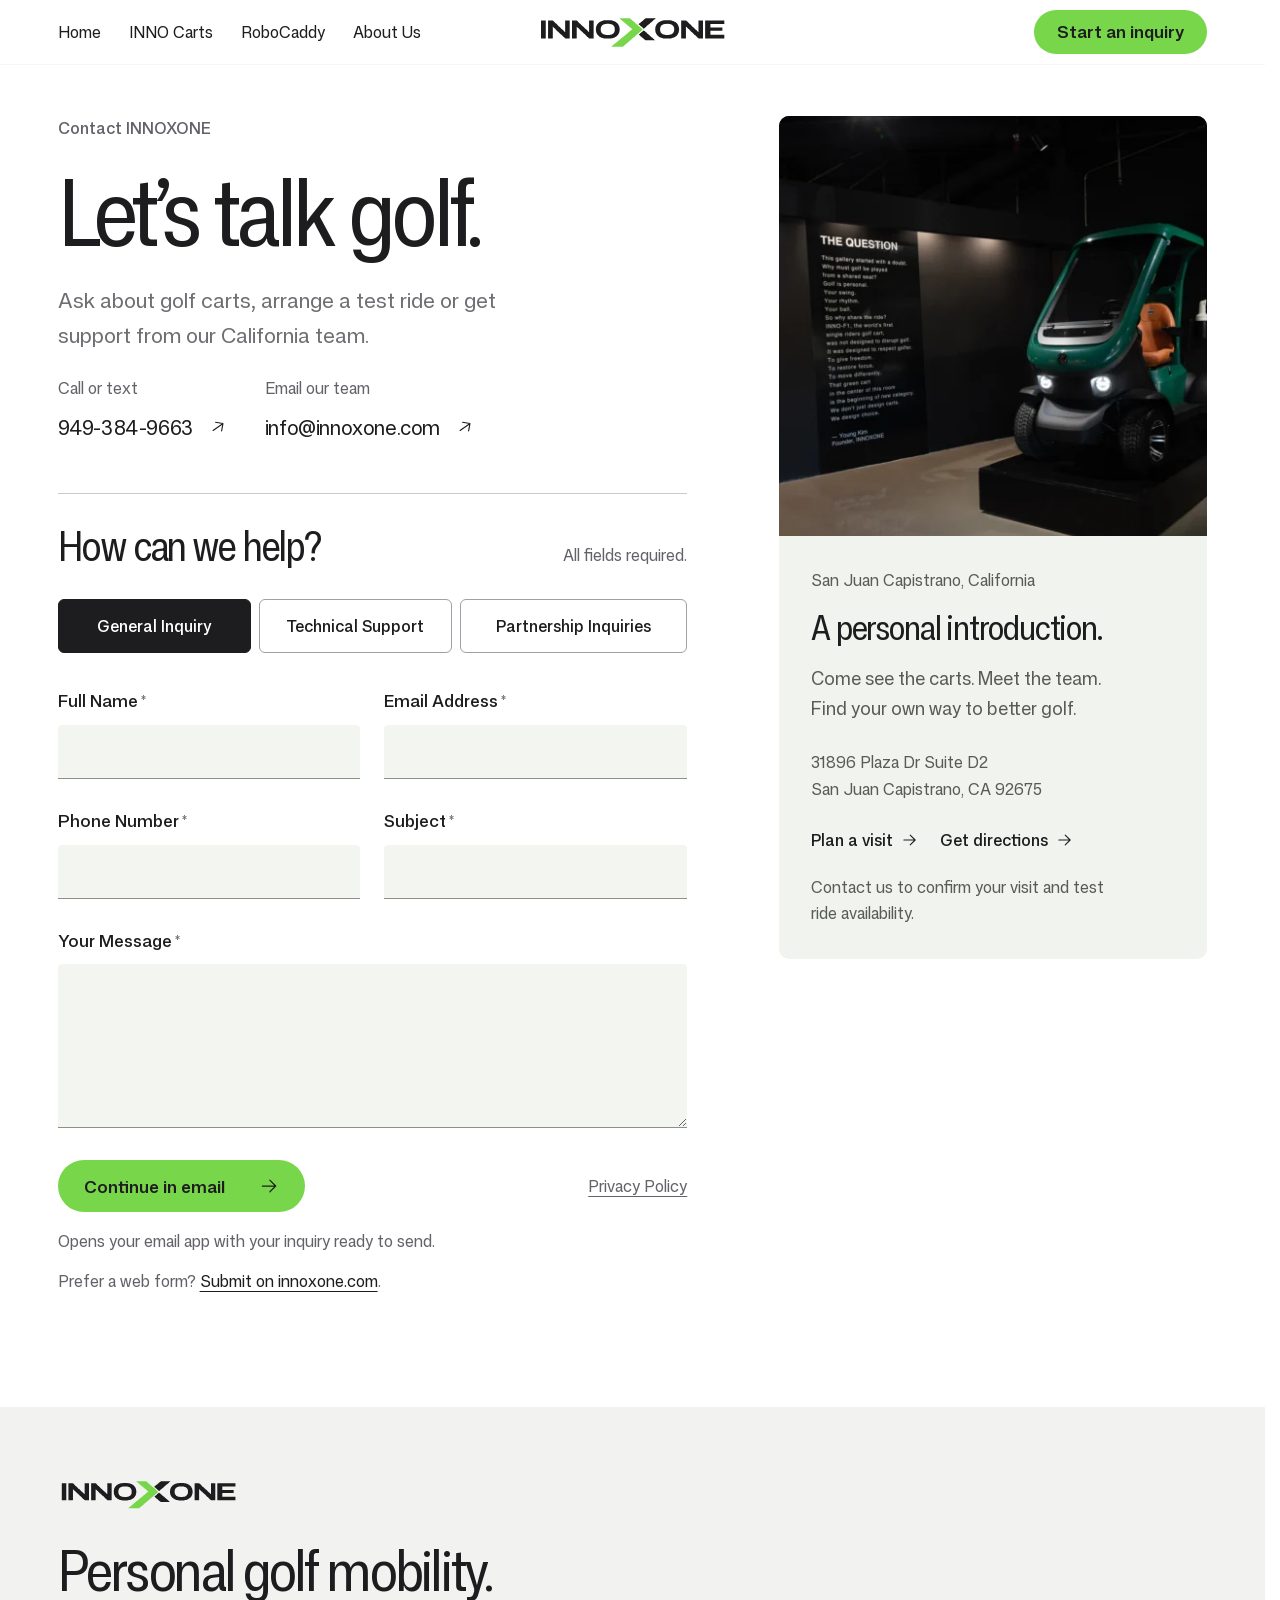
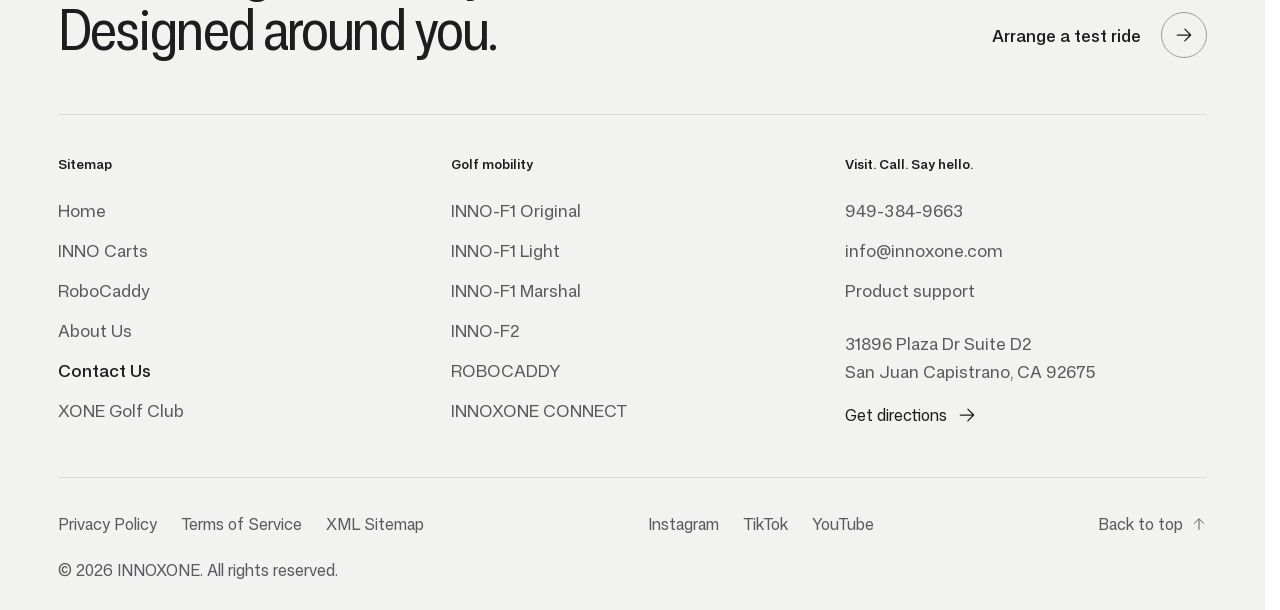
<file: contact/index.html>
<!doctype html><html lang="en-US"><head><meta charset="utf-8"><meta name="viewport" content="width=device-width,initial-scale=1,viewport-fit=cover"><meta name="theme-color" content="#ffffff"><title>Contact INNOXONE | Golf Cart Inquiries, Test Rides &amp; Support</title><meta name="description" content="Contact INNOXONE about electric golf carts, test rides, technical support or partnerships. Call 949-384-9663 or plan a visit to our California Golf Gallery."><meta name="robots" content="index,follow,max-image-preview:large"><link rel="canonical" href="https://ausystems.github.io/innoxone/contact/"><link rel="sitemap" type="application/xml" href="../sitemap.xml"><link rel="icon" href="../assets/innoxone-logo.svg" type="image/svg+xml"><meta property="og:type" content="website"><meta property="og:site_name" content="INNOXONE"><meta property="og:locale" content="en_US"><meta property="og:title" content="Contact INNOXONE | Golf Cart Inquiries, Test Rides &amp; Support"><meta property="og:description" content="Contact INNOXONE about electric golf carts, test rides, technical support or partnerships. Call 949-384-9663 or plan a visit to our California Golf Gallery."><meta property="og:url" content="https://ausystems.github.io/innoxone/contact/"><meta property="og:image" content="https://ausystems.github.io/innoxone/assets/contact-social.webp"><meta property="og:image:width" content="1200"><meta property="og:image:height" content="630"><meta property="og:image:alt" content="Contact INNOXONE for golf cart inquiries, test rides and support"><meta name="twitter:card" content="summary_large_image"><meta name="twitter:title" content="Contact INNOXONE | Golf Cart Inquiries, Test Rides &amp; Support"><meta name="twitter:description" content="Contact INNOXONE about electric golf carts, test rides, technical support or partnerships. Call 949-384-9663 or plan a visit to our California Golf Gallery."><meta name="twitter:image" content="https://ausystems.github.io/innoxone/assets/contact-social.webp"><link rel="preload" href="../assets/mona-sans-homepage.woff2" as="font" type="font/woff2" crossorigin><script>// Enable the title treatment before the body can paint. Fail open if setup fails.
(() => {
  if (matchMedia('(prefers-reduced-motion: reduce)').matches || !('IntersectionObserver' in window) || !Element.prototype.animate) return;
  const root = document.documentElement;
  const boot = {
    active: true,
    release() {
      boot.active = false;
      clearTimeout(boot.timer);
      root.classList.remove('title-motion-ready');
    }
  };
  window.INNO_TITLE_BOOT = boot;
  root.classList.add('title-motion-ready');
  boot.timer = setTimeout(boot.release, 4000);
})();
</script><style>/* INNOXONE's existing palette and Mona Sans, with a quieter product-browsing rhythm.
   Product stages and dialogs: 28px. Photography: 24px. Actions: fully rounded. */
@font-face{font-family:Mona;src:url('../assets/mona-sans-homepage.woff2') format('woff2');font-weight:380 600;font-stretch:85% 100%;font-display:swap}
@font-face{font-family:MonaFallback;src:local('Arial');size-adjust:101.5%;ascent-override:94%;descent-override:24%;line-gap-override:0%}
:root{--paper:#fff;--mist:#f5f5f7;--ink:#1d1d1f;--ink-2:#6e6e73;--line:#e5e5ea;--night:#0b0b0c;--green:#78d64a;--green-ink:#2f7a16;--margin:max(clamp(20px,4.5vw,72px),env(safe-area-inset-left),env(safe-area-inset-right));--ease:cubic-bezier(.22,1,.36,1);font-family:Mona,MonaFallback,sans-serif;color:var(--ink);background:var(--paper);color-scheme:light;font-synthesis:none}
*{box-sizing:border-box}html{scrollbar-gutter:stable;scroll-behavior:smooth;scroll-padding-top:92px}body{margin:0;font-size:20px;line-height:1.5;-webkit-font-smoothing:antialiased}body.dialog-open{overflow:hidden}h1,h2,h3,p,figure{margin:0}h1,h2,h3{font-weight:600;letter-spacing:-.035em;line-height:1.08}a{color:inherit;text-decoration:none}button{font:inherit;color:inherit;border:0;background:none;cursor:pointer}a,button{-webkit-tap-highlight-color:transparent}button:active,.pill:active{transform:scale(.98)}img{display:block;max-width:100%;height:auto}ul{list-style:none;margin:0;padding:0}address{font-style:normal}button,a,summary{touch-action:manipulation}:focus-visible{outline:2px solid var(--ink);outline-offset:5px}.on-dark :focus-visible{outline-color:#fff}[hidden]{display:none!important}.wrap{width:calc(100% - var(--margin)*2);max-width:1440px;margin-inline:auto}.sr-only{position:absolute;width:1px;height:1px;overflow:hidden;clip:rect(0,0,0,0);white-space:nowrap}.skip-link{position:fixed;top:10px;left:16px;background:white;padding:12px 20px;border-radius:8px;z-index:90;transform:translateY(-160%)}.skip-link:focus{transform:none}.arrow{width:20px;height:20px;stroke:currentColor;fill:none;stroke-width:1.5;stroke-linecap:round;stroke-linejoin:round;flex:none}.pill{display:inline-flex;align-items:center;justify-content:center;gap:20px;min-height:48px;padding:12px 25px;border-radius:999px;font-size:17px;line-height:1.2;font-weight:600;background:var(--green);color:var(--ink);transition:background .25s,transform .25s;white-space:nowrap}.pill:hover{background:#8be15f}.pill-dark{background:var(--ink);color:white}.pill-dark:hover{background:#38383b}.pill-white{background:white;color:var(--ink)}.pill-white:hover{background:#e5e5ea}.text-link{display:inline-flex;align-items:center;gap:9px;min-height:44px;font-size:18px;font-weight:500}.text-link:hover{text-decoration:underline;text-underline-offset:5px}.text-link .arrow{transition:transform .5s var(--ease)}.text-link:hover .arrow{transform:translateX(4px)}
.site-header{position:sticky;top:0;z-index:30;height:64px;background:var(--paper)}.header-inner{height:100%;display:grid;grid-template-columns:1fr auto 1fr;gap:24px;align-items:center}.nav-left,.nav-right{display:flex;align-items:center;gap:28px;font-size:16px}.nav-right{justify-content:flex-end}.nav-left>a,.nav-right>a:not(.pill){display:inline-flex;align-items:center;min-height:44px}.nav-left a[aria-current]{font-weight:600}.nav-left a:hover,.nav-right>a:not(.pill):hover{text-decoration:underline;text-underline-offset:5px}.nav-right .pill{min-height:40px;padding:10px 23px}.wordmark{display:block;width:190px;line-height:0}.wordmark svg{width:100%;height:auto}.menu-button{display:none;min-height:44px;padding:0;align-items:center;gap:8px;font-size:16px}.menu-lines{display:flex;flex-direction:column;gap:5px;width:17px}.menu-lines:before,.menu-lines:after{content:'';height:1.5px;background:currentColor;width:17px}

.site-footer{background:var(--mist);padding:48px 0 32px;font-size:16px}.footer-top{display:flex;align-items:center;gap:12px;color:var(--ink-2);font-size:16px;padding-bottom:32px}.footer-top a:hover{text-decoration:underline}.footer-grid{display:grid;grid-template-columns:1fr 1fr 1.3fr;gap:48px}.footer-grid h2{font-size:13px;letter-spacing:0;font-weight:600;margin-bottom:16px}.footer-grid li+li{margin-top:8px}.footer-grid a,.footer-grid address{color:var(--ink-2);line-height:1.65}.footer-grid a:hover{text-decoration:underline;text-underline-offset:4px}.footer-grid address{max-width:280px;margin-top:16px}.footer-bottom{display:flex;justify-content:space-between;align-items:center;gap:24px;margin-top:48px;color:var(--ink-2);font-size:16px}.footer-bottom .wordmark{width:160px}.footer-socials{display:flex;flex-wrap:wrap;gap:20px}.footer-socials a{display:inline-flex;align-items:center;min-height:44px}.footer-socials a:hover{text-decoration:underline}

.dialog-close{position:sticky;top:18px;float:right;z-index:4;margin:18px 18px -62px 0;width:44px;height:44px;display:grid;place-items:center;background:#e9e9ed;border-radius:50%}.dialog-close:hover{background:#dcdce1}.cross{display:block;width:16px;height:16px;position:relative}.cross:before,.cross:after{content:'';position:absolute;width:18px;height:1.5px;background:currentColor;left:-1px;top:7px;transform:rotate(45deg)}.cross:after{transform:rotate(-45deg)}
.menu-dialog{inset:0;border:0;padding:24px var(--margin);width:100%;height:100dvh;max-width:none;max-height:none;margin:0;color:var(--ink);background:white}.menu-dialog .dialog-close{position:absolute;right:var(--margin);top:16px;margin:0;float:none}.menu-dialog nav{display:flex;flex-direction:column;align-items:flex-start;gap:18px;margin-top:72px}.menu-dialog nav a{font-size:clamp(25px,6vw,36px);line-height:1.25;letter-spacing:-.03em;min-height:44px}.menu-dialog nav a[aria-current]{color:var(--green-ink)}.menu-dialog .menu-contact{margin-top:64px;font-size:18px;display:grid;gap:10px}.menu-contact a{min-height:34px;display:inline-flex;align-items:center}.menu-contact p{color:var(--ink-2);max-width:280px;font-size:16px;margin-top:8px}

@media(max-width:1100px){.wordmark{width:165px}.nav-left,.nav-right{gap:20px}}
@media(max-width:900px){.nav-left,.nav-right>a:not(.pill){display:none}.menu-button{display:flex}.header-inner{gap:14px}.footer-grid{gap:32px}}
@media(max-width:767px){.site-header{height:56px}.wordmark{width:136px}.header-inner{gap:8px}.nav-right .pill{min-height:34px;padding:9px 16px;font-size:16px}.menu-button{font-size:16px;gap:7px}.site-footer{padding:32px 0}.footer-grid{grid-template-columns:1fr 1fr;gap:32px 24px}.footer-contact-column{grid-column:1/-1}.footer-grid address{max-width:300px}.footer-bottom{flex-direction:column;align-items:flex-start;gap:24px;margin-top:30px}.footer-bottom .wordmark{width:145px}.footer-socials{gap:20px}.menu-dialog .wordmark{margin-top:6px}}
@media(max-width:359px){.wordmark{width:118px}.nav-right .pill{padding-inline:12px}}
.menu-dialog::backdrop{background:rgba(16,16,20,.6)}
html.dialog-fallback .menu-button{display:none}html.dialog-fallback .site-header .nav-left{display:flex}html.dialog-fallback .site-header .nav-left>a:not([aria-current]){display:none}html.dialog-fallback .site-header .nav-left>a{font-size:16px}html.dialog-fallback .site-header .wordmark{width:110px}html.dialog-fallback .site-header .nav-right{display:none}html.dialog-fallback .site-header .header-inner{grid-template-columns:1fr auto}

/* A consistent, accessible rhythm across the collection, story and contact pages. */
:root{--header-height:64px}
html{scroll-padding-top:var(--header-height)}
main h1,main h2{text-wrap:balance}main p{text-wrap:pretty}
main section[id],main article[id],main [tabindex="-1"]{scroll-margin-top:20px}
.site-header{background:rgba(255,255,255,.96);border-bottom:1px solid transparent}
.nav-left a[aria-current],.nav-right>a[aria-current]{text-decoration:underline;text-decoration-color:var(--green-ink);text-underline-offset:7px;text-decoration-thickness:2px}
.nav-right .pill{min-height:44px}.cta-short{display:none}
.footer-grid li+li{margin-top:0}.footer-grid li>a{display:inline-flex;align-items:center;min-height:36px}
.footer-legal{display:flex;flex-wrap:wrap;gap:8px 24px;margin-top:20px;color:var(--ink-2);font-size:16px}.footer-legal a{display:inline-flex;align-items:center;min-height:44px}.footer-legal a:hover{text-decoration:underline;text-underline-offset:4px}
.menu-dialog{overflow-y:auto;overscroll-behavior:contain;padding-bottom:max(32px,env(safe-area-inset-bottom))}.menu-contact a{min-height:44px}
@media(max-width:767px){:root{--header-height:56px}html{scroll-padding-top:var(--header-height)}.nav-right .pill{min-height:44px;padding-block:12px}.cta-wide{display:none}.cta-short{display:inline}.footer-grid li>a{min-height:44px}.footer-legal{margin-top:12px}}
@media(max-height:500px) and (max-width:1000px){.menu-dialog nav{margin-top:36px;gap:8px}.menu-dialog nav a{font-size:25px}.menu-dialog .menu-contact{margin-top:28px;gap:0}}
@media(prefers-reduced-motion:reduce){html{scroll-behavior:auto}}
.site-header .nav-right .pill{min-height:44px}
/* An open invitation: a generous writing desk alongside the California Gallery. */
.contact-layout{display:grid;grid-template-columns:minmax(0,1.3fr) minmax(0,.85fr);grid-template-areas:"intro intro" "form details";gap:60px 10%;padding:48px 0 112px;align-items:start}
.contact-intro{grid-area:intro}.contact-label{font-size:16px;font-weight:500;color:#626269;margin-bottom:24px}.contact-intro h1{font-size:clamp(78px,9.2vw,132px);font-weight:400;font-stretch:90%;letter-spacing:-.055em;line-height:1.02}.contact-intro h1>span{display:inline}.contact-intro-text{font-size:21px;line-height:1.65;max-width:520px;margin-top:25px;color:var(--ink-2)}
.direct-contact{display:flex;flex-wrap:wrap;gap:30px 64px;margin:30px 0 0}.direct-contact dt{font-size:16px;color:#626269;margin-bottom:5px}.direct-contact dd{margin:0}.direct-contact a{display:inline-flex;align-items:center;gap:30px;min-height:44px;font-size:23px;letter-spacing:-.02em}.direct-contact .arrow{width:18px;height:18px;transform:rotate(-35deg);transition:transform .3s var(--ease)}.direct-contact a:hover{text-decoration:underline;text-underline-offset:5px}.direct-contact a:hover .arrow{transform:rotate(-35deg) translateX(3px)}
.contact-form-panel{grid-area:form;min-width:0;padding-top:32px;border-top:1px solid #c9c9ce;scroll-margin-top:20px}.form-heading{display:flex;flex-wrap:wrap;justify-content:space-between;gap:14px;align-items:baseline;margin-bottom:30px}.form-heading h2{font-size:40px;line-height:1.12;font-weight:400;font-stretch:90%;letter-spacing:-.035em}.form-heading p{font-size:16px;color:#626269}.inquiry-types{border:0;padding:0;margin:0 0 36px;min-inline-size:0}.category-options{display:grid;grid-template-columns:1fr 1fr 1.18fr;gap:8px}.category-option{position:relative;display:block;cursor:pointer;min-width:0}.category-option input{position:absolute;inset:0;opacity:0;width:100%;height:100%;margin:0;cursor:pointer}.category-option span{display:flex;justify-content:center;align-items:center;min-height:54px;text-align:center;font-size:16px;line-height:1.4;font-weight:500;padding:10px 12px;border-radius:6px;border:1px solid #a0a0a6;background:white;transition:background .25s,color .25s;position:relative;pointer-events:none}.category-option input:checked+span{background:var(--ink);border-color:var(--ink);color:white}.category-option:hover span{background:var(--mist)}.category-option input:checked+span:hover{background:var(--ink)}.category-option input:focus-visible+span{outline:2px solid var(--green-ink);outline-offset:4px}
.contact-fields{display:grid;grid-template-columns:1fr 1fr;gap:30px 24px}.form-field{min-width:0}.form-field label{display:block;font-size:17px;font-weight:500;line-height:1.4;margin-bottom:12px}.form-field label span{font-size:16px;color:#626269;margin-left:3px}.form-field input,.form-field textarea{display:block;width:100%;margin:0;border:0;border-bottom:1px solid #85858c;border-radius:4px 4px 0 0;background:#f6f6f7;color:var(--ink);font:400 16px/1.5 Mona,MonaFallback,sans-serif;padding:14px 15px;transition:background .25s,border-color .25s;box-shadow:none;appearance:none;-webkit-appearance:none}.form-field input{height:54px}.form-field textarea{height:164px;min-height:140px;max-height:440px;resize:vertical}.form-field input:hover,.form-field textarea:hover{background:#f0f0f2;border-color:#3a3a3f}.form-field input:focus,.form-field textarea:focus{outline:2px solid var(--ink);outline-offset:3px;border-color:var(--ink);background:white}.form-field input[aria-invalid=true],.form-field textarea[aria-invalid=true]{border-color:#a22222}.form-field-wide{grid-column:1/-1}.field-error{font-size:16px;line-height:1.5;color:#a22222;margin-top:8px}.form-error-summary{border-left:3px solid #a22222;background:#fff4f3;padding:16px 18px;color:#8f1e1e;font-size:17px;line-height:1.6;margin-bottom:28px}.form-error-summary p{font-weight:500;margin-bottom:6px}.form-error-summary ul{display:grid;gap:4px}.form-error-summary a{text-decoration:underline;text-underline-offset:3px}
.form-submit-row{display:flex;align-items:center;justify-content:space-between;gap:20px;flex-wrap:wrap;margin-top:32px}.form-submit-row .pill{min-height:52px;font-size:17px;padding-inline:26px;gap:34px}.form-submit-row>a{font-size:16px;color:#626269;text-decoration:underline;text-underline-offset:4px;display:inline-flex;align-items:center;min-height:44px}.delivery-note,.online-option{font-size:16px;color:#626269;line-height:1.7;margin-top:16px;max-width:440px}.online-option{margin-top:12px}.online-option a{color:var(--ink);text-decoration:underline;text-underline-offset:4px;padding-block:7px}.no-js-note{font-size:16px;line-height:1.7;color:#626269;margin-top:20px}.no-js-note a{text-decoration:underline}
.contact-details{grid-area:details;position:sticky;top:94px;min-width:0}.contact-gallery{background:#f1f3ef;border-radius:8px;overflow:hidden}.contact-gallery-photo{aspect-ratio:1.27;overflow:hidden;background:#1c211b}.contact-gallery-photo img{width:100%;height:100%;object-fit:cover;object-position:center 58%}.contact-gallery figcaption{padding:32px}.gallery-location{font-size:16px;color:#565d53;margin-bottom:17px}.contact-gallery h2{font-size:34px;font-weight:400;font-stretch:90%;letter-spacing:-.035em;line-height:1.1}.gallery-invitation{font-size:18px;line-height:1.65;color:#565d53;margin-top:18px;max-width:320px}.contact-gallery address{font-size:16px;line-height:1.7;color:#565d53;margin-top:25px}.gallery-links{display:flex;flex-wrap:wrap;gap:4px 22px;margin-top:15px}.gallery-links .text-link{font-size:16px;gap:8px}.gallery-links .arrow{width:17px}.visit-note{font-size:16px;color:#565d53;line-height:1.65;margin-top:12px;max-width:310px}
.email-ready{margin-top:28px;padding:26px;background:#eef3e9;border-radius:8px}.email-ready h3{font-size:25px;font-weight:500;letter-spacing:-.03em;line-height:1.2}.email-ready>p{font-size:17px;line-height:1.65;color:#50574d;margin-top:12px}.email-ready-actions{display:flex;flex-wrap:wrap;gap:8px 24px;margin-top:16px}.email-ready .text-link{font-size:16px}.email-ready .copy-status{font-size:16px;margin-top:10px}.copy-details{width:100%;height:180px;margin-top:16px;background:white;border:1px solid #85858c;border-radius:4px;padding:12px;font:14px/1.5 Mona,MonaFallback,sans-serif;color:var(--ink);resize:vertical}
@media(max-width:1100px){.contact-layout{gap:48px 6%;padding-top:40px}.contact-intro h1{font-size:100px}.form-heading h2{font-size:36px}.category-option span{font-size:16px;padding-inline:7px}.contact-fields{gap:28px 20px}.contact-gallery figcaption{padding:26px}.contact-gallery h2{font-size:30px}.direct-contact a{font-size:21px}.contact-gallery-photo{aspect-ratio:1.1}}
@media(max-width:900px) and (min-width:768px){.contact-layout{grid-template-columns:minmax(0,1.2fr) minmax(0,.85fr);column-gap:32px}.contact-fields{grid-template-columns:1fr;gap:25px}.form-heading{display:block}.form-heading p{margin-top:13px}.category-options{gap:5px}.category-option span{padding-inline:5px}.contact-gallery figcaption{padding:23px}.contact-gallery h2{font-size:28px}.gallery-links{display:grid;gap:1px}.contact-intro h1{font-size:92px}.direct-contact{gap:30px 45px}}
@media(max-width:767px){.contact-layout{grid-template-columns:1fr;grid-template-areas:"intro" "form" "details";gap:36px;padding:34px 0 72px}.contact-label{font-size:16px;margin-bottom:22px}.contact-intro h1{font-size:clamp(57px,12vw,88px);letter-spacing:-.05em;line-height:1.05}.contact-intro-text{font-size:20px;line-height:1.6;max-width:500px;margin-top:22px}.direct-contact{display:grid;grid-template-columns:1fr 1fr;gap:18px;margin-top:23px}.direct-contact dt{font-size:16px;margin-bottom:2px}.direct-contact a{font-size:18px;letter-spacing:0;gap:10px;min-height:44px}.direct-contact .arrow{display:none}.contact-form-panel{padding-top:29px}.form-heading{gap:12px;margin-bottom:25px}.form-heading h2{font-size:35px}.form-heading p{font-size:16px}.inquiry-types{margin-bottom:28px}.category-options{gap:6px}.category-option span{font-size:16px;line-height:1.35;padding:9px 7px;min-height:55px}.contact-fields{grid-template-columns:1fr;gap:25px}.form-field label{margin-bottom:10px}.form-field input{height:54px}.form-field textarea{height:165px}.form-submit-row{margin-top:28px;gap:10px}.form-submit-row .pill{font-size:16px;min-height:50px;gap:26px}.delivery-note,.online-option{font-size:16px}.contact-details{position:static;margin-top:18px}.contact-gallery{border-radius:6px}.contact-gallery-photo{aspect-ratio:1.25}.contact-gallery figcaption{padding:30px 26px}.contact-gallery h2{font-size:36px}.gallery-invitation{font-size:19px;max-width:500px}.contact-gallery address{font-size:17px;margin-top:24px}.gallery-location{font-size:16px}.gallery-links{gap:8px 26px}.gallery-links .text-link{font-size:17px}.visit-note{font-size:16px;max-width:460px}.email-ready{padding:24px}.email-ready h3{font-size:23px}}
@media(max-width:359px){.contact-intro h1{font-size:50px}.direct-contact{gap:12px}.direct-contact a{font-size:16px}.form-heading{display:block}.form-heading p{margin-top:10px}.form-heading h2{font-size:33px}.category-options{gap:5px}.category-option span{font-size:16px;padding-inline:4px}.form-submit-row .pill{width:100%;justify-content:space-between}.contact-gallery figcaption{padding:27px 22px}.contact-gallery h2{font-size:32px}}
@media(orientation:landscape) and (max-height:500px){.contact-details{position:static}}
@media(prefers-reduced-motion:reduce){*,*:before,*:after{animation:none!important;transition:none!important}.direct-contact a:hover .arrow{transform:rotate(-35deg)}}
@media print{.site-header{position:static}.contact-layout{padding-top:32px}.contact-details{position:static}.contact-form-panel,.contact-gallery{break-inside:avoid}.menu-dialog{display:none!important}}
/* A complete, calm sitemap at the end of every journey. */
.global-footer{background:var(--mist);color:var(--ink);padding:64px 0 26px;font-size:17px;line-height:1.6}
.global-footer .footer-signature{display:flex;justify-content:space-between;align-items:flex-end;gap:40px;padding-bottom:48px}
.global-footer .footer-brand{display:block;width:210px;line-height:0}.global-footer .footer-brand svg{width:100%;height:auto}
.global-footer .footer-promise{font-size:clamp(27px,3vw,42px);font-weight:400;font-stretch:90%;line-height:1.12;letter-spacing:-.035em;margin:24px 0 0;max-width:540px}
.global-footer .footer-signature .text-link{flex:none;font-size:17px}
.global-footer .footer-map{display:grid;grid-template-columns:1fr 1.15fr 1.3fr;gap:64px;padding-block:40px;border-block:1px solid #dddde2}
.global-footer h2,.global-footer h3{font-size:13px;font-weight:600;letter-spacing:0;line-height:1.4;margin:0 0 18px;font-stretch:100%}
.global-footer ul{list-style:none;padding:0;margin:0}.global-footer li>a{display:inline-flex;align-items:center;min-height:36px;color:#59595f;font-size:17px;line-height:1.4}
.global-footer a:hover{text-decoration:underline;text-underline-offset:4px}.global-footer .footer-brand:hover{text-decoration:none}
.global-footer a[aria-current]{color:var(--ink);font-weight:500}
.global-footer address{font-style:normal;font-size:17px;line-height:1.65;color:#59595f;max-width:270px;margin-top:18px}
.global-footer .footer-directions{font-size:16px;margin-top:8px;min-height:44px;display:inline-flex;align-items:center;gap:10px}
.global-footer .footer-last{display:flex;flex-wrap:wrap;justify-content:space-between;align-items:center;gap:12px 32px;margin-top:24px;color:#59595f;font-size:16px}
.global-footer .footer-utility,.global-footer .footer-networks{display:flex;flex-wrap:wrap;align-items:center;gap:0 24px}
.global-footer .footer-last a{display:inline-flex;align-items:center;min-height:44px}.global-footer .footer-copyright{font-size:16px;color:#59595f;margin-top:12px}
.global-footer .back-top{gap:8px}.global-footer .back-top .arrow{width:16px;height:16px;transform:rotate(-90deg)}
@media(max-width:900px){.global-footer .footer-map{gap:36px}.global-footer .footer-brand{width:185px}}
@media(max-width:599px){.global-footer{padding:44px 0 24px}.global-footer .footer-signature{display:block;padding-bottom:32px}.global-footer .footer-brand{width:180px}.global-footer .footer-promise{font-size:32px;max-width:310px;margin-top:22px}.global-footer .footer-signature .text-link{margin-top:16px}.global-footer .footer-map{grid-template-columns:1fr 1fr;gap:32px 24px;padding-block:28px}.global-footer .footer-contact{grid-column:1/-1}.global-footer h2,.global-footer h3{margin-bottom:12px}.global-footer li>a{min-height:44px;font-size:16px}.global-footer address{max-width:290px;font-size:16px;margin-top:14px}.global-footer .footer-last{display:block;margin-top:18px}.global-footer .footer-utility{gap:0 20px}.global-footer .footer-networks{gap:0 24px;margin-top:6px}.global-footer .footer-copyright{margin-top:14px}.global-footer .back-top{margin-top:4px}}
/* Shared editorial refinement. Keep the established palette and native interactions. */
:root{--editorial-space:clamp(72px,8vw,120px);--photo-radius:10px}
::selection{background:#c8edb3;color:#1d1d1f}
.site-header{box-shadow:0 1px 0 #1d1d1f0a}
.pill-outline:hover{background:#f1f3ef;border-color:#686d65}
.menu-layout{width:100%;max-width:1280px;margin:64px auto 0;display:grid;grid-template-columns:1fr 1fr;gap:10%;align-items:start}
.menu-primary{min-width:0}
.menu-dialog .menu-layout nav,.mobile-menu .menu-layout nav{margin-top:0;gap:4px}
.menu-dialog .menu-layout nav a,.mobile-menu .menu-layout nav a{font-size:clamp(28px,3.6vw,52px);font-weight:400;font-stretch:90%;letter-spacing:-.04em;line-height:1.12;min-height:64px;padding-block:10px}
.menu-dialog .menu-contact,.mobile-menu .menu-contact{margin-top:36px;padding-top:22px;border-top:1px solid var(--line);gap:2px;font-size:17px}
.menu-layout .menu-contact p{font-size:16px;line-height:1.7;margin-top:12px}
.menu-story{display:block;align-self:start;color:var(--ink)}
.menu-story figure{margin:0;aspect-ratio:1.2;border-radius:var(--photo-radius);overflow:hidden}
.menu-story img{width:100%;height:100%;object-fit:cover;object-position:50% 50%;transition:transform .8s var(--ease)}
.menu-story-copy{display:block;margin-top:20px}
.menu-story-copy>span:first-child{display:block;font-size:clamp(23px,2.5vw,36px);font-stretch:90%;letter-spacing:-.03em;line-height:1.15;max-width:390px}
.menu-story-action{display:flex;justify-content:space-between;align-items:center;font-size:16px;margin-top:14px;min-height:44px}
.menu-story-action>span{font-size:23px;font-weight:400}
.menu-story:hover .menu-story-action{text-decoration:underline;text-underline-offset:5px}
@media(hover:hover) and (pointer:fine){
.menu-story:hover img{transform:scale(1.025)}
}
.global-footer{padding-top:72px;background:#f2f3f0}
.global-footer .footer-signature{padding-bottom:56px;align-items:end}
.global-footer .footer-brand{width:180px}
.global-footer .footer-promise{font-size:clamp(36px,4.4vw,66px);line-height:1.04;max-width:850px;margin-top:32px;letter-spacing:-.04em}
.global-footer .footer-signature>.text-link{gap:20px;font-size:17px}
.global-footer .footer-signature>.text-link .arrow{width:46px;height:46px;padding:12px;border:1px solid #999f94;border-radius:50%}
.global-footer .footer-map{grid-template-columns:1fr 1fr 1.2fr;gap:8%;border-color:#d7dbd2;padding-block:40px}
.global-footer li>a{min-height:40px}
@media(max-width:767px){
.menu-layout{grid-template-columns:1fr;margin-top:36px;gap:28px}
.menu-dialog .menu-layout nav a,.mobile-menu .menu-layout nav a{font-size:32px;min-height:54px;line-height:1.15;padding-block:8px}
.menu-dialog .menu-contact,.mobile-menu .menu-contact{margin-top:22px;padding-top:18px}
.menu-story{display:grid;grid-template-columns:minmax(0,.95fr) minmax(0,1fr);gap:20px;align-items:center}
.menu-story figure{aspect-ratio:1.2;border-radius:6px}
.menu-story-copy{margin:0}
.menu-story-copy>span:first-child{font-size:23px;line-height:1.12}
.menu-story-action{font-size:16px;gap:10px;margin-top:8px;min-height:44px}
.menu-story-action>span{font-size:21px}
.global-footer{padding-top:48px}
.global-footer .footer-signature{padding-bottom:36px}
.global-footer .footer-promise{font-size:38px;max-width:450px;margin-top:28px}
.global-footer .footer-map{gap:32px 24px;grid-template-columns:1fr 1fr;padding-block:28px}
.global-footer li>a{min-height:44px}
.global-footer .footer-contact{grid-column:1/-1}
}
@media(max-width:359px){
.menu-story{gap:14px}
.menu-story-copy>span:first-child{font-size:20px}
.menu-story-action{font-size:16px;gap:5px}
.global-footer .footer-promise{font-size:32px}
}
@media(orientation:landscape) and (max-height:500px){
.menu-layout{margin-top:28px;grid-template-columns:1fr .7fr;gap:8%}
.menu-dialog .menu-layout nav a,.mobile-menu .menu-layout nav a{font-size:26px;min-height:44px;padding-block:6px}
.menu-story{display:block}
.menu-story figure{aspect-ratio:1.7}
.menu-story-copy{margin-top:16px}
.menu-story-copy>span:first-child{font-size:24px}
.menu-story-action{font-size:16px}
}
@media(prefers-reduced-motion:reduce){
.menu-story img{transition:none}
.menu-story:hover img{transform:none}
}
@media print{
.menu-layout{display:none}
}
/* Contact editorial refinement. Keep the established palette and native interactions. */
.contact-page .contact-layout{grid-template-areas:"intro details" "form details";grid-template-columns:minmax(0,1.25fr) minmax(0,.85fr);gap:44px 8%;padding-top:52px}
.contact-page .contact-intro h1{font-size:clamp(72px,7.2vw,104px)}
.contact-page .contact-intro-text{font-size:21px;max-width:480px}
.contact-page .direct-contact{gap:24px 38px;margin-top:24px}
.contact-page .direct-contact a{font-size:20px;gap:16px}
.contact-page .contact-gallery{border-radius:var(--photo-radius);background:#f1f3ef}
.contact-page .contact-gallery-photo{aspect-ratio:1.02}
.contact-page .contact-gallery-photo img{object-position:center 59%}
.contact-page .contact-gallery figcaption{padding:32px}
.contact-page .contact-details{top:90px}
.contact-page .contact-form-panel{padding-top:30px}
.contact-page .form-field input,.contact-page .form-field textarea{background:#f3f5f1;border-bottom-color:#8c9186}
.contact-page .form-field input:focus,.contact-page .form-field textarea:focus{background:white}
@media(min-width:768px) and (max-width:1100px){
.contact-page .contact-layout{column-gap:5%}
.contact-page .contact-intro h1{font-size:72px}
.contact-page .direct-contact{gap:18px}
.contact-page .direct-contact a{font-size:19px;gap:10px}
.contact-page .contact-gallery figcaption{padding:26px}
.contact-page .contact-gallery h2{font-size:30px}
}
@media(max-width:767px){
.contact-page .contact-layout{grid-template-columns:1fr;grid-template-areas:"intro" "form" "details";gap:34px;padding-top:34px}
.contact-page .contact-intro h1{font-size:clamp(56px,12vw,88px)}
.contact-page .contact-intro-text{font-size:20px}
.contact-page .direct-contact{gap:16px}
.contact-page .direct-contact a{font-size:18px;gap:0}
.contact-page .contact-details{position:static}
.contact-page .contact-gallery-photo{aspect-ratio:1.25}
.contact-page .contact-gallery figcaption{padding:30px 26px}
}
@media(max-width:359px){
.contact-page .contact-intro h1{font-size:50px}
.contact-page .direct-contact a{font-size:16px}
}
@media(orientation:landscape) and (max-height:500px){
.contact-page .contact-details{position:static}
}
@media print{
.contact-page .contact-details{position:static}
}
/* Keep every word intact and readable while its letters appear. */
html.title-motion-ready [data-reveal-title]:not([data-title-started]){opacity:0}
[data-letter-title] .title-word{display:inline-block;white-space:nowrap}[data-letter-title] .title-letter{display:inline}
.hero-content .line-mask>span{animation:none}
.nav-left>a,.nav-right>a:not(.pill){position:relative}
.nav-left>a:after,.nav-right>a:not(.pill):after{content:'';position:absolute;left:0;right:0;bottom:9px;height:1px;background:currentColor;transform:scaleX(0);transform-origin:left;transition:transform .25s ease}
.nav-left>a:hover,.nav-right>a:not(.pill):hover,.nav-left>a[aria-current]{text-decoration:none}
.nav-left>a:hover:after,.nav-left>a[aria-current]:after,.nav-right>a:not(.pill):hover:after,.nav-right>a[aria-current]:after{transform:scaleX(1)}
.nav-left>a[aria-current]:after,.nav-right>a[aria-current]:after{background:var(--green-ink);height:2px}
.menu-dialog[open] nav a,.mobile-menu:not([hidden]) nav a{animation:menu-arrive .38s cubic-bezier(.22,1,.36,1) both}
.menu-dialog[open] nav a:nth-child(2),.mobile-menu:not([hidden]) nav a:nth-child(2){animation-delay:50ms}
.menu-dialog[open] nav a:nth-child(3),.mobile-menu:not([hidden]) nav a:nth-child(3){animation-delay:100ms}
.menu-dialog[open] nav a:nth-child(4),.mobile-menu:not([hidden]) nav a:nth-child(4){animation-delay:150ms}
@keyframes menu-arrive{from{opacity:0;transform:translateY(5px)}to{opacity:1;transform:none}}
@media(prefers-reduced-motion:reduce){*,*:before,*:after{scroll-behavior:auto!important;animation:none!important;transition:none!important}[data-reveal-title],.title-letter{opacity:1!important}}
@media print{[data-reveal-title],.title-letter{opacity:1!important}}

.site-header{background:#fff}
[data-letter-title] .title-word:before,[data-letter-title] .title-letter:before{content:none}
.inno-header.on-dark .nav-left>a[aria-current]:after{background:var(--green)}.mobile-menu nav a[aria-current]{color:var(--green-ink)}

/* Quiet, consistent feedback across the showroom, story and inquiry journeys. */
main p{text-wrap:pretty}
.pill,.card-detail-link,.dialog-close,.film-play{transition:background-color .3s ease,color .3s ease,opacity .3s ease,transform .3s cubic-bezier(.22,1,.36,1)}
.pill:hover{opacity:1;transform:none}
:is(.pill,.text-link,.footer-directions)>.arrow{transition:transform .4s cubic-bezier(.22,1,.36,1)}
.global-footer li>a{transition:color .25s ease}
.product-dialog[open]{animation:showroom-arrive .44s cubic-bezier(.22,1,.36,1)}
.product-dialog[open]::backdrop{animation:showroom-backdrop .3s ease-out}
.faq-item[open] .faq-answer{animation:answer-arrive .32s ease-out}
@keyframes showroom-arrive{from{opacity:0;transform:translateY(14px)}to{opacity:1;transform:none}}
@keyframes showroom-backdrop{from{opacity:0}to{opacity:1}}
@keyframes answer-arrive{from{opacity:0;transform:translateY(4px)}to{opacity:1;transform:none}}
@media(hover:hover) and (pointer:fine){
  .pill:hover{transform:translateY(-1px)}
  :is(.pill,.text-link,.footer-directions):hover>.arrow{transform:translateX(4px)}
  .card-detail-link:hover{background:var(--ink);color:#fff}
  .global-footer li>a:hover{color:var(--ink)}
}
:is(.pill,.card-detail-link,.dialog-close,.film-play):active{transform:scale(.98)}
@media(prefers-reduced-motion:reduce){
  .pill:hover,:is(.pill,.card-detail-link,.dialog-close,.film-play):active{transform:none}
  :is(.pill,.text-link,.footer-directions):hover>.arrow{transform:none}
}
</style><noscript><style>.menu-button{display:none}.site-header .nav-left{display:flex}.site-header .nav-left>a:not(:first-child){display:none}.site-header .wordmark{width:130px}.site-header .nav-right{display:none}.site-header .header-inner{grid-template-columns:1fr auto}</style></noscript><script type="application/ld+json">{"@context":"https://schema.org","@graph":[{"@type":"Organization","@id":"https://www.innoxone.com/#organization","name":"INNOXONE","url":"https://www.innoxone.com/","logo":"https://ausystems.github.io/innoxone/assets/innoxone-logo.svg","telephone":"+19493849663","email":"info@innoxone.com","address":{"@type":"PostalAddress","streetAddress":"31896 Plaza Dr Suite D2","addressLocality":"San Juan Capistrano","addressRegion":"CA","postalCode":"92675","addressCountry":"US"},"contactPoint":{"@type":"ContactPoint","telephone":"+19493849663","email":"info@innoxone.com","contactType":"sales and support","availableLanguage":"English"},"sameAs":["https://www.instagram.com/innoxone.golf","https://www.tiktok.com/@innoxone","https://www.youtube.com/@innodesign6980"]},{"@type":"ContactPage","@id":"https://ausystems.github.io/innoxone/contact/#webpage","url":"https://ausystems.github.io/innoxone/contact/","name":"Contact INNOXONE | Golf Cart Inquiries, Test Rides & Support","description":"Contact INNOXONE about electric golf carts, test rides, technical support or partnerships. Call 949-384-9663 or plan a visit to our California Golf Gallery.","about":{"@id":"https://www.innoxone.com/#organization"},"mainEntity":{"@id":"https://www.innoxone.com/#organization"},"inLanguage":"en-US"},{"@type":"BreadcrumbList","itemListElement":[{"@type":"ListItem","position":1,"name":"Home","item":"https://ausystems.github.io/innoxone/"},{"@type":"ListItem","position":2,"name":"Contact Us","item":"https://ausystems.github.io/innoxone/contact/"}]}]}</script></head><body id="top" class="contact-page"><a class="skip-link" href="#main">Skip to content</a><header class="site-header"><div class="wrap header-inner"><nav class="nav-left" aria-label="Main navigation"><a href="../">Home</a><a href="../golf-carts-products/">INNO Carts</a><a href="../robocaddy/">RoboCaddy</a><a href="../about/">About Us</a></nav><button class="menu-button" type="button" data-open="site-menu" aria-controls="site-menu" aria-expanded="false"><span class="menu-lines" aria-hidden="true"></span>Menu</button><a class="wordmark" href="../" aria-label="INNOXONE home"><svg viewBox="0 0 1000 168" aria-hidden="true"><path fill="currentColor" fill-rule="evenodd" d="M298 89 L298 118 L274 118 L267 110 L265 110 L251 95 L249 95 L235 80 L233 80 L219 65 L217 65 L217 64 L209 57 L209 117 L208 117 L208 118 L184 118 L184 24 L210 24 L224 39 L226 39 L240 54 L242 54 L242 55 L243 55 L257 70 L259 70 L272 84 L274 84 L274 24 L298 24 L298 89 Z M380 100 L394 97 L394 96 L398 95 L399 93 L401 93 L401 92 L404 90 L404 88 L406 87 L406 85 L407 85 L407 83 L408 83 L408 79 L409 79 L409 62 L408 62 L408 58 L407 58 L406 54 L405 54 L404 51 L403 51 L402 49 L400 49 L398 46 L396 46 L396 45 L394 45 L394 44 L391 44 L391 43 L387 43 L387 42 L381 42 L381 41 L364 41 L364 42 L358 42 L358 43 L354 43 L354 44 L351 44 L351 45 L347 46 L346 48 L344 48 L344 49 L340 52 L340 54 L338 55 L337 61 L336 61 L335 75 L336 75 L336 81 L337 81 L337 83 L338 83 L338 86 L340 87 L340 89 L341 89 L345 94 L347 94 L347 95 L349 95 L349 96 L351 96 L351 97 L354 97 L354 98 L357 98 L357 99 L363 99 L363 100 L380 100 Z M347 116 L340 115 L340 114 L338 114 L338 113 L336 113 L336 112 L330 110 L329 108 L327 108 L327 107 L317 98 L317 96 L316 96 L316 94 L315 94 L315 92 L314 92 L314 90 L313 90 L313 88 L312 88 L311 80 L310 80 L310 61 L311 61 L312 53 L313 53 L313 51 L314 51 L316 45 L318 44 L318 42 L319 42 L327 33 L329 33 L330 31 L332 31 L332 30 L334 30 L334 29 L336 29 L336 28 L338 28 L338 27 L341 27 L341 26 L344 26 L344 25 L347 25 L347 24 L352 24 L352 23 L359 23 L359 22 L386 22 L386 23 L393 23 L393 24 L397 24 L397 25 L401 25 L401 26 L404 26 L404 27 L406 27 L406 28 L409 28 L409 29 L413 30 L414 32 L416 32 L417 34 L419 34 L419 35 L426 41 L426 43 L428 44 L428 46 L430 47 L431 52 L432 52 L432 54 L433 54 L434 63 L435 63 L435 78 L434 78 L434 83 L433 83 L432 90 L431 90 L430 94 L428 95 L428 97 L426 98 L426 100 L425 100 L419 107 L417 107 L416 109 L414 109 L413 111 L411 111 L411 112 L409 112 L409 113 L407 113 L407 114 L398 116 L398 117 L387 118 L387 119 L358 119 L358 118 L351 118 L351 117 L347 117 L347 116 Z M784 65 L784 118 L760 118 L760 117 L759 117 L759 24 L785 24 L785 25 L786 25 L788 28 L790 28 L805 44 L807 44 L821 59 L823 59 L837 74 L839 74 L848 84 L850 84 L850 24 L874 24 L874 117 L873 117 L873 118 L850 118 L850 117 L849 117 L848 115 L846 115 L832 100 L830 100 L815 84 L813 84 L799 69 L797 69 L786 57 L784 57 L784 65 Z M137 75 L138 75 L146 84 L148 84 L148 24 L172 24 L172 118 L148 118 L148 117 L147 117 L142 111 L140 111 L126 96 L124 96 L110 81 L108 81 L93 65 L91 65 L84 57 L82 57 L82 58 L83 58 L83 117 L82 117 L82 118 L58 118 L58 24 L83 24 L83 25 L85 25 L99 40 L101 40 L115 55 L117 55 L117 56 L118 56 L132 71 L134 71 L137 75 Z M915 118 L886 118 L886 117 L885 117 L885 24 L986 24 L986 42 L913 42 L913 61 L976 61 L976 77 L975 77 L975 78 L913 78 L913 99 L986 99 L986 118 L915 118 Z M702 98 L707 97 L707 96 L709 96 L710 94 L712 94 L712 93 L718 88 L718 86 L719 86 L719 84 L720 84 L720 82 L721 82 L721 78 L722 78 L722 63 L721 63 L721 59 L720 59 L718 53 L717 53 L712 47 L710 47 L710 46 L708 46 L708 45 L706 45 L706 44 L703 44 L703 43 L700 43 L700 42 L693 42 L693 41 L670 42 L670 43 L667 43 L667 44 L664 44 L664 45 L658 47 L658 48 L652 53 L652 55 L651 55 L651 57 L650 57 L650 60 L649 60 L649 64 L648 64 L648 77 L649 77 L649 82 L650 82 L652 88 L653 88 L658 94 L660 94 L661 96 L664 96 L664 97 L670 98 L670 99 L676 99 L676 100 L694 100 L694 99 L700 99 L700 98 L702 98 Z M21 64 L21 24 L46 24 L46 118 L21 118 L21 64 Z M741 45 L742 48 L743 48 L743 50 L744 50 L744 52 L745 52 L746 59 L747 59 L747 65 L748 65 L748 76 L747 76 L747 82 L746 82 L745 89 L744 89 L744 91 L743 91 L741 97 L738 99 L738 101 L737 101 L733 106 L731 106 L729 109 L727 109 L727 110 L725 110 L724 112 L719 113 L719 114 L717 114 L717 115 L710 116 L710 117 L706 117 L706 118 L700 118 L700 119 L670 119 L670 118 L664 118 L664 117 L656 116 L656 115 L653 115 L653 114 L651 114 L651 113 L646 112 L645 110 L641 109 L638 105 L636 105 L636 104 L633 102 L633 100 L630 98 L630 96 L628 95 L628 93 L627 93 L627 91 L626 91 L626 89 L625 89 L624 82 L623 82 L622 67 L623 67 L623 59 L624 59 L624 55 L625 55 L625 53 L626 53 L626 50 L627 50 L628 46 L630 45 L630 43 L633 41 L633 39 L634 39 L636 36 L638 36 L640 33 L642 33 L643 31 L645 31 L645 30 L647 30 L647 29 L649 29 L649 28 L651 28 L651 27 L654 27 L654 26 L657 26 L657 25 L660 25 L660 24 L671 23 L671 22 L699 22 L699 23 L705 23 L705 24 L710 24 L710 25 L717 26 L717 27 L719 27 L719 28 L721 28 L721 29 L723 29 L723 30 L729 32 L732 36 L734 36 L734 37 L738 40 L738 42 L739 42 L741 45 Z M548 108 L546 108 L542 103 L540 103 L540 102 L536 99 L536 97 L539 96 L544 90 L546 90 L551 84 L553 84 L558 78 L560 78 L561 76 L563 76 L565 79 L567 79 L573 86 L575 86 L581 93 L583 93 L588 99 L590 99 L596 106 L598 106 L604 113 L606 113 L612 120 L614 120 L614 121 L615 121 L619 126 L621 126 L622 128 L570 128 L570 127 L569 127 L567 124 L565 124 L561 119 L559 119 L554 113 L552 113 L548 108 Z M583 12 L624 12 L624 14 L623 14 L621 17 L619 17 L614 23 L612 23 L607 29 L605 29 L600 35 L598 35 L598 36 L597 36 L592 42 L590 42 L585 48 L583 48 L578 54 L576 54 L571 60 L569 60 L563 67 L561 67 L561 66 L560 66 L556 61 L554 61 L548 54 L546 54 L540 47 L538 47 L538 46 L535 44 L535 42 L536 42 L537 40 L539 40 L543 35 L545 35 L549 30 L551 30 L554 26 L556 26 L560 21 L562 21 L562 20 L563 20 L566 16 L568 16 L571 12 L583 12 Z"/><path fill="var(--green)" fill-rule="evenodd" d="M436 162 L392 162 L392 160 L393 160 L394 158 L396 158 L400 153 L402 153 L406 148 L408 148 L411 144 L413 144 L417 139 L419 139 L423 134 L425 134 L429 129 L431 129 L435 124 L437 124 L440 120 L442 120 L442 119 L443 119 L446 115 L448 115 L452 110 L454 110 L457 106 L459 106 L459 105 L460 105 L463 101 L465 101 L469 96 L471 96 L474 92 L476 92 L480 87 L482 87 L482 86 L483 86 L486 82 L488 82 L492 77 L494 77 L497 73 L499 73 L499 72 L501 71 L501 69 L500 69 L497 65 L495 65 L490 59 L488 59 L484 54 L482 54 L478 49 L476 49 L471 43 L469 43 L465 38 L463 38 L459 33 L457 33 L457 32 L456 32 L452 27 L450 27 L446 22 L444 22 L440 17 L438 17 L438 16 L435 14 L435 12 L489 12 L489 13 L491 13 L495 18 L497 18 L503 25 L505 25 L511 32 L513 32 L519 39 L521 39 L526 45 L528 45 L534 52 L536 52 L542 59 L544 59 L550 66 L552 66 L557 72 L554 73 L549 79 L547 79 L542 85 L540 85 L535 91 L533 91 L527 98 L525 98 L520 104 L518 104 L513 110 L511 110 L506 116 L504 116 L499 122 L497 122 L492 128 L490 128 L484 135 L482 135 L477 141 L475 141 L470 147 L468 147 L463 153 L461 153 L461 154 L460 154 L456 159 L454 159 L452 162 L436 162 Z"/></svg></a><div class="nav-right"><a class="pill" href="#contact-form" data-inquiry="general"><span class="cta-wide">Start an inquiry</span><span class="cta-short">Inquire</span></a></div></div></header><main id="main"><section class="contact-layout wrap" aria-labelledby="contact-title"><header class="contact-intro"><p class="contact-label">Contact INNOXONE</p><h1 id="contact-title" data-reveal-title><span>Let’s talk</span> <span>golf.</span></h1><p class="contact-intro-text">Ask about golf carts, arrange a test ride or get support from our California team.</p><dl class="direct-contact"><div><dt>Call or text</dt><dd><a href="tel:+19493849663" data-inquiry="phone">949-384-9663<svg class="arrow" viewBox="0 0 24 24" aria-hidden="true"><path d="M4 12h15M13 5l7 7-7 7"/></svg></a></dd></div><div><dt>Email our team</dt><dd><a href="mailto:info@innoxone.com" data-inquiry="email">info@innoxone.com<svg class="arrow" viewBox="0 0 24 24" aria-hidden="true"><path d="M4 12h15M13 5l7 7-7 7"/></svg></a></dd></div></dl></header><section class="contact-form-panel" id="contact-form" aria-labelledby="form-title"><div class="form-heading"><h2 id="form-title">How can we help?</h2><p>All fields required.</p></div><form id="inquiry-form" action="mailto:info@innoxone.com" method="post" enctype="text/plain" aria-labelledby="form-title"><fieldset class="inquiry-types"><legend class="sr-only">Choose an inquiry type</legend><div class="category-options"><label class="category-option"><input type="radio" name="inquiry_type" value="general" checked><span>General Inquiry</span></label><label class="category-option"><input type="radio" name="inquiry_type" value="support"><span>Technical Support</span></label><label class="category-option"><input type="radio" name="inquiry_type" value="partnership"><span>Partnership Inquiries</span></label></div></fieldset><div class="form-error-summary" id="form-errors" tabindex="-1" role="alert" hidden></div><div class="contact-fields"><div class="form-field"><label for="contact-name">Full Name<span aria-hidden="true">*</span></label><input id="contact-name" name="name" required maxlength="100" aria-describedby="name-error" type="text" autocomplete="name"><p class="field-error" id="name-error" hidden></p></div><div class="form-field"><label for="contact-email">Email Address<span aria-hidden="true">*</span></label><input id="contact-email" name="email" required maxlength="254" aria-describedby="email-error" type="email" autocomplete="email" autocapitalize="none" spellcheck="false"><p class="field-error" id="email-error" hidden></p></div><div class="form-field"><label for="contact-phone">Phone Number<span aria-hidden="true">*</span></label><input id="contact-phone" name="phone" required maxlength="40" aria-describedby="phone-error" type="tel" autocomplete="tel"><p class="field-error" id="phone-error" hidden></p></div><div class="form-field"><label for="contact-subject">Subject<span aria-hidden="true">*</span></label><input id="contact-subject" name="subject" required maxlength="160" aria-describedby="subject-error" type="text" autocomplete="off"><p class="field-error" id="subject-error" hidden></p></div><div class="form-field form-field-wide"><label for="contact-message">Your Message<span aria-hidden="true">*</span></label><textarea id="contact-message" name="message" required maxlength="2000" aria-describedby="message-error" rows="5"></textarea><p class="field-error" id="message-error" hidden></p></div></div><div class="form-submit-row"><button class="pill" type="submit">Continue in email<svg class="arrow" viewBox="0 0 24 24" aria-hidden="true"><path d="M4 12h15M13 5l7 7-7 7"/></svg></button><a href="https://www.innoxone.com/privacy-policy/">Privacy Policy</a></div><p class="delivery-note">Opens your email app with your inquiry ready to send.</p><p class="online-option">Prefer a web form? <a href="https://www.innoxone.com/contact/">Submit on innoxone.com</a>.</p><noscript><p class="no-js-note">If your email app doesn’t open, use the <a href="https://www.innoxone.com/contact/">online contact form</a> or email info@innoxone.com.</p></noscript></form><section class="email-ready" id="email-ready" aria-labelledby="email-ready-title" hidden><h3 id="email-ready-title" tabindex="-1">Your inquiry is ready.</h3><p id="email-ready-description">Finish sending it in your email app. Your details are still here if you need to make a change.</p><div class="email-ready-actions"><a id="open-email" class="text-link" href="mailto:info@innoxone.com">Open email app<svg class="arrow" viewBox="0 0 24 24" aria-hidden="true"><path d="M4 12h15M13 5l7 7-7 7"/></svg></a><button class="text-link" id="copy-inquiry" type="button">Copy inquiry<svg class="arrow" viewBox="0 0 24 24" aria-hidden="true"><path d="M4 12h15M13 5l7 7-7 7"/></svg></button></div><p class="copy-status" id="copy-status" role="status" aria-live="polite"></p><label class="sr-only" for="copy-details">Inquiry details to copy</label><textarea class="copy-details" id="copy-details" readonly hidden></textarea></section><p class="sr-only" id="form-status" role="status" aria-live="polite"></p></section><aside class="contact-details" aria-label="Gallery information"><figure class="contact-gallery"><div class="contact-gallery-photo"><img src="../assets/about-gallery-question-884.webp" srcset="../assets/about-gallery-question-440.webp 440w, ../assets/about-gallery-question-884.webp 884w" sizes="(max-width:767px) 90vw, 34vw" width="884" height="1000" alt="A green INNO-F1 on display beside Young Kim’s design statement at the INNOXONE Golf Gallery." loading="eager" fetchpriority="high" decoding="async"></div><figcaption><p class="gallery-location">San Juan Capistrano, California</p><h2>A personal introduction.</h2><p class="gallery-invitation">Come see the carts. Meet the team. Find your own way to better golf.</p><address>31896 Plaza Dr Suite D2<br>San Juan Capistrano, CA 92675</address><div class="gallery-links"><a class="text-link" href="?interest=gallery-visit#contact-form" data-interest="gallery-visit">Plan a visit<svg class="arrow" viewBox="0 0 24 24" aria-hidden="true"><path d="M4 12h15M13 5l7 7-7 7"/></svg></a><a class="text-link" href="https://maps.app.goo.gl/sYTsCQduQt7NKxdF8">Get directions<svg class="arrow" viewBox="0 0 24 24" aria-hidden="true"><path d="M4 12h15M13 5l7 7-7 7"/></svg></a></div><p class="visit-note">Contact us to confirm your visit and test ride availability.</p></figcaption></figure></aside></section></main><footer class="global-footer site-footer" id="site-footer"><div class="wrap">
    <div class="footer-signature"><div><a class="footer-brand" href="../" aria-label="INNOXONE home"><svg viewBox="0 0 1000 168" aria-hidden="true"><path fill="currentColor" fill-rule="evenodd" d="M298 89 L298 118 L274 118 L267 110 L265 110 L251 95 L249 95 L235 80 L233 80 L219 65 L217 65 L217 64 L209 57 L209 117 L208 117 L208 118 L184 118 L184 24 L210 24 L224 39 L226 39 L240 54 L242 54 L242 55 L243 55 L257 70 L259 70 L272 84 L274 84 L274 24 L298 24 L298 89 Z M380 100 L394 97 L394 96 L398 95 L399 93 L401 93 L401 92 L404 90 L404 88 L406 87 L406 85 L407 85 L407 83 L408 83 L408 79 L409 79 L409 62 L408 62 L408 58 L407 58 L406 54 L405 54 L404 51 L403 51 L402 49 L400 49 L398 46 L396 46 L396 45 L394 45 L394 44 L391 44 L391 43 L387 43 L387 42 L381 42 L381 41 L364 41 L364 42 L358 42 L358 43 L354 43 L354 44 L351 44 L351 45 L347 46 L346 48 L344 48 L344 49 L340 52 L340 54 L338 55 L337 61 L336 61 L335 75 L336 75 L336 81 L337 81 L337 83 L338 83 L338 86 L340 87 L340 89 L341 89 L345 94 L347 94 L347 95 L349 95 L349 96 L351 96 L351 97 L354 97 L354 98 L357 98 L357 99 L363 99 L363 100 L380 100 Z M347 116 L340 115 L340 114 L338 114 L338 113 L336 113 L336 112 L330 110 L329 108 L327 108 L327 107 L317 98 L317 96 L316 96 L316 94 L315 94 L315 92 L314 92 L314 90 L313 90 L313 88 L312 88 L311 80 L310 80 L310 61 L311 61 L312 53 L313 53 L313 51 L314 51 L316 45 L318 44 L318 42 L319 42 L327 33 L329 33 L330 31 L332 31 L332 30 L334 30 L334 29 L336 29 L336 28 L338 28 L338 27 L341 27 L341 26 L344 26 L344 25 L347 25 L347 24 L352 24 L352 23 L359 23 L359 22 L386 22 L386 23 L393 23 L393 24 L397 24 L397 25 L401 25 L401 26 L404 26 L404 27 L406 27 L406 28 L409 28 L409 29 L413 30 L414 32 L416 32 L417 34 L419 34 L419 35 L426 41 L426 43 L428 44 L428 46 L430 47 L431 52 L432 52 L432 54 L433 54 L434 63 L435 63 L435 78 L434 78 L434 83 L433 83 L432 90 L431 90 L430 94 L428 95 L428 97 L426 98 L426 100 L425 100 L419 107 L417 107 L416 109 L414 109 L413 111 L411 111 L411 112 L409 112 L409 113 L407 113 L407 114 L398 116 L398 117 L387 118 L387 119 L358 119 L358 118 L351 118 L351 117 L347 117 L347 116 Z M784 65 L784 118 L760 118 L760 117 L759 117 L759 24 L785 24 L785 25 L786 25 L788 28 L790 28 L805 44 L807 44 L821 59 L823 59 L837 74 L839 74 L848 84 L850 84 L850 24 L874 24 L874 117 L873 117 L873 118 L850 118 L850 117 L849 117 L848 115 L846 115 L832 100 L830 100 L815 84 L813 84 L799 69 L797 69 L786 57 L784 57 L784 65 Z M137 75 L138 75 L146 84 L148 84 L148 24 L172 24 L172 118 L148 118 L148 117 L147 117 L142 111 L140 111 L126 96 L124 96 L110 81 L108 81 L93 65 L91 65 L84 57 L82 57 L82 58 L83 58 L83 117 L82 117 L82 118 L58 118 L58 24 L83 24 L83 25 L85 25 L99 40 L101 40 L115 55 L117 55 L117 56 L118 56 L132 71 L134 71 L137 75 Z M915 118 L886 118 L886 117 L885 117 L885 24 L986 24 L986 42 L913 42 L913 61 L976 61 L976 77 L975 77 L975 78 L913 78 L913 99 L986 99 L986 118 L915 118 Z M702 98 L707 97 L707 96 L709 96 L710 94 L712 94 L712 93 L718 88 L718 86 L719 86 L719 84 L720 84 L720 82 L721 82 L721 78 L722 78 L722 63 L721 63 L721 59 L720 59 L718 53 L717 53 L712 47 L710 47 L710 46 L708 46 L708 45 L706 45 L706 44 L703 44 L703 43 L700 43 L700 42 L693 42 L693 41 L670 42 L670 43 L667 43 L667 44 L664 44 L664 45 L658 47 L658 48 L652 53 L652 55 L651 55 L651 57 L650 57 L650 60 L649 60 L649 64 L648 64 L648 77 L649 77 L649 82 L650 82 L652 88 L653 88 L658 94 L660 94 L661 96 L664 96 L664 97 L670 98 L670 99 L676 99 L676 100 L694 100 L694 99 L700 99 L700 98 L702 98 Z M21 64 L21 24 L46 24 L46 118 L21 118 L21 64 Z M741 45 L742 48 L743 48 L743 50 L744 50 L744 52 L745 52 L746 59 L747 59 L747 65 L748 65 L748 76 L747 76 L747 82 L746 82 L745 89 L744 89 L744 91 L743 91 L741 97 L738 99 L738 101 L737 101 L733 106 L731 106 L729 109 L727 109 L727 110 L725 110 L724 112 L719 113 L719 114 L717 114 L717 115 L710 116 L710 117 L706 117 L706 118 L700 118 L700 119 L670 119 L670 118 L664 118 L664 117 L656 116 L656 115 L653 115 L653 114 L651 114 L651 113 L646 112 L645 110 L641 109 L638 105 L636 105 L636 104 L633 102 L633 100 L630 98 L630 96 L628 95 L628 93 L627 93 L627 91 L626 91 L626 89 L625 89 L624 82 L623 82 L622 67 L623 67 L623 59 L624 59 L624 55 L625 55 L625 53 L626 53 L626 50 L627 50 L628 46 L630 45 L630 43 L633 41 L633 39 L634 39 L636 36 L638 36 L640 33 L642 33 L643 31 L645 31 L645 30 L647 30 L647 29 L649 29 L649 28 L651 28 L651 27 L654 27 L654 26 L657 26 L657 25 L660 25 L660 24 L671 23 L671 22 L699 22 L699 23 L705 23 L705 24 L710 24 L710 25 L717 26 L717 27 L719 27 L719 28 L721 28 L721 29 L723 29 L723 30 L729 32 L732 36 L734 36 L734 37 L738 40 L738 42 L739 42 L741 45 Z M548 108 L546 108 L542 103 L540 103 L540 102 L536 99 L536 97 L539 96 L544 90 L546 90 L551 84 L553 84 L558 78 L560 78 L561 76 L563 76 L565 79 L567 79 L573 86 L575 86 L581 93 L583 93 L588 99 L590 99 L596 106 L598 106 L604 113 L606 113 L612 120 L614 120 L614 121 L615 121 L619 126 L621 126 L622 128 L570 128 L570 127 L569 127 L567 124 L565 124 L561 119 L559 119 L554 113 L552 113 L548 108 Z M583 12 L624 12 L624 14 L623 14 L621 17 L619 17 L614 23 L612 23 L607 29 L605 29 L600 35 L598 35 L598 36 L597 36 L592 42 L590 42 L585 48 L583 48 L578 54 L576 54 L571 60 L569 60 L563 67 L561 67 L561 66 L560 66 L556 61 L554 61 L548 54 L546 54 L540 47 L538 47 L538 46 L535 44 L535 42 L536 42 L537 40 L539 40 L543 35 L545 35 L549 30 L551 30 L554 26 L556 26 L560 21 L562 21 L562 20 L563 20 L566 16 L568 16 L571 12 L583 12 Z"/><path fill="var(--green)" fill-rule="evenodd" d="M436 162 L392 162 L392 160 L393 160 L394 158 L396 158 L400 153 L402 153 L406 148 L408 148 L411 144 L413 144 L417 139 L419 139 L423 134 L425 134 L429 129 L431 129 L435 124 L437 124 L440 120 L442 120 L442 119 L443 119 L446 115 L448 115 L452 110 L454 110 L457 106 L459 106 L459 105 L460 105 L463 101 L465 101 L469 96 L471 96 L474 92 L476 92 L480 87 L482 87 L482 86 L483 86 L486 82 L488 82 L492 77 L494 77 L497 73 L499 73 L499 72 L501 71 L501 69 L500 69 L497 65 L495 65 L490 59 L488 59 L484 54 L482 54 L478 49 L476 49 L471 43 L469 43 L465 38 L463 38 L459 33 L457 33 L457 32 L456 32 L452 27 L450 27 L446 22 L444 22 L440 17 L438 17 L438 16 L435 14 L435 12 L489 12 L489 13 L491 13 L495 18 L497 18 L503 25 L505 25 L511 32 L513 32 L519 39 L521 39 L526 45 L528 45 L534 52 L536 52 L542 59 L544 59 L550 66 L552 66 L557 72 L554 73 L549 79 L547 79 L542 85 L540 85 L535 91 L533 91 L527 98 L525 98 L520 104 L518 104 L513 110 L511 110 L506 116 L504 116 L499 122 L497 122 L492 128 L490 128 L484 135 L482 135 L477 141 L475 141 L470 147 L468 147 L463 153 L461 153 L461 154 L460 154 L456 159 L454 159 L452 162 L436 162 Z"/></svg></a><h2 class="footer-promise">Personal golf mobility.<br>Designed around you.</h2></div><a class="text-link" href="../contact/?interest=test-ride" data-inquiry="test-ride">Arrange a test ride<svg class="arrow" viewBox="0 0 24 24" aria-hidden="true"><path d="M4 12h15M13 5l7 7-7 7"/></svg></a></div>
    <div class="footer-map" id="footer-sitemap">
      <nav aria-labelledby="sitemap-title"><h3 id="sitemap-title">Sitemap</h3><ul><li><a href="../">Home</a></li><li><a href="../golf-carts-products/">INNO Carts</a></li><li><a href="../robocaddy/">RoboCaddy</a></li><li><a href="../about/">About Us</a></li><li><a href="../contact/" aria-current="page">Contact Us</a></li><li><a href="https://www.xonegolf.com/">XONE Golf Club</a></li></ul></nav>
      <nav aria-labelledby="footer-mobility-title"><h3 id="footer-mobility-title">Golf mobility</h3><ul><li><a href="../golf-carts-products/#product-inno-f1-original">INNO-F1 Original</a></li><li><a href="../golf-carts-products/#product-inno-f1-light">INNO-F1 Light</a></li><li><a href="../golf-carts-products/#product-inno-f1-marshal">INNO-F1 Marshal</a></li><li><a href="../golf-carts-products/#product-inno-f2">INNO-F2</a></li><li><a href="../robocaddy/">ROBOCADDY</a></li><li><a href="../#connect">INNOXONE CONNECT</a></li></ul></nav>
      <div class="footer-contact"><h3>Visit. Call. Say hello.</h3><ul><li><a href="tel:+19493849663" data-inquiry="general">949-384-9663</a></li><li><a href="mailto:info@innoxone.com" data-inquiry="general">info@innoxone.com</a></li><li><a href="https://www.innoxone.com/support/">Product support</a></li></ul><address>31896 Plaza Dr Suite D2<br>San Juan Capistrano, CA 92675</address><a class="footer-directions" href="https://maps.app.goo.gl/sYTsCQduQt7NKxdF8">Get directions<svg class="arrow" viewBox="0 0 24 24" aria-hidden="true"><path d="M4 12h15M13 5l7 7-7 7"/></svg></a></div>
    </div>
    <div class="footer-last"><nav class="footer-utility" aria-label="Legal and sitemap"><a href="https://www.innoxone.com/privacy-policy/">Privacy Policy</a><a href="https://www.innoxone.com/terms-of-service/">Terms of Service</a><a href="../sitemap.xml">XML Sitemap</a></nav><nav class="footer-networks" aria-label="Social media"><a href="https://www.instagram.com/innoxone.golf">Instagram</a><a href="https://www.tiktok.com/@innoxone">TikTok</a><a href="https://www.youtube.com/@innodesign6980">YouTube</a></nav><a class="back-top" href="#top">Back to top<svg class="arrow" viewBox="0 0 24 24" aria-hidden="true"><path d="M4 12h15M13 5l7 7-7 7"/></svg></a></div><p class="footer-copyright">© 2026 INNOXONE. All rights reserved.</p>
  </div></footer><dialog class="menu-dialog" id="site-menu" aria-label="Main menu"><a class="wordmark" href="../" aria-label="INNOXONE home"><svg viewBox="0 0 1000 168" aria-hidden="true"><path fill="currentColor" fill-rule="evenodd" d="M298 89 L298 118 L274 118 L267 110 L265 110 L251 95 L249 95 L235 80 L233 80 L219 65 L217 65 L217 64 L209 57 L209 117 L208 117 L208 118 L184 118 L184 24 L210 24 L224 39 L226 39 L240 54 L242 54 L242 55 L243 55 L257 70 L259 70 L272 84 L274 84 L274 24 L298 24 L298 89 Z M380 100 L394 97 L394 96 L398 95 L399 93 L401 93 L401 92 L404 90 L404 88 L406 87 L406 85 L407 85 L407 83 L408 83 L408 79 L409 79 L409 62 L408 62 L408 58 L407 58 L406 54 L405 54 L404 51 L403 51 L402 49 L400 49 L398 46 L396 46 L396 45 L394 45 L394 44 L391 44 L391 43 L387 43 L387 42 L381 42 L381 41 L364 41 L364 42 L358 42 L358 43 L354 43 L354 44 L351 44 L351 45 L347 46 L346 48 L344 48 L344 49 L340 52 L340 54 L338 55 L337 61 L336 61 L335 75 L336 75 L336 81 L337 81 L337 83 L338 83 L338 86 L340 87 L340 89 L341 89 L345 94 L347 94 L347 95 L349 95 L349 96 L351 96 L351 97 L354 97 L354 98 L357 98 L357 99 L363 99 L363 100 L380 100 Z M347 116 L340 115 L340 114 L338 114 L338 113 L336 113 L336 112 L330 110 L329 108 L327 108 L327 107 L317 98 L317 96 L316 96 L316 94 L315 94 L315 92 L314 92 L314 90 L313 90 L313 88 L312 88 L311 80 L310 80 L310 61 L311 61 L312 53 L313 53 L313 51 L314 51 L316 45 L318 44 L318 42 L319 42 L327 33 L329 33 L330 31 L332 31 L332 30 L334 30 L334 29 L336 29 L336 28 L338 28 L338 27 L341 27 L341 26 L344 26 L344 25 L347 25 L347 24 L352 24 L352 23 L359 23 L359 22 L386 22 L386 23 L393 23 L393 24 L397 24 L397 25 L401 25 L401 26 L404 26 L404 27 L406 27 L406 28 L409 28 L409 29 L413 30 L414 32 L416 32 L417 34 L419 34 L419 35 L426 41 L426 43 L428 44 L428 46 L430 47 L431 52 L432 52 L432 54 L433 54 L434 63 L435 63 L435 78 L434 78 L434 83 L433 83 L432 90 L431 90 L430 94 L428 95 L428 97 L426 98 L426 100 L425 100 L419 107 L417 107 L416 109 L414 109 L413 111 L411 111 L411 112 L409 112 L409 113 L407 113 L407 114 L398 116 L398 117 L387 118 L387 119 L358 119 L358 118 L351 118 L351 117 L347 117 L347 116 Z M784 65 L784 118 L760 118 L760 117 L759 117 L759 24 L785 24 L785 25 L786 25 L788 28 L790 28 L805 44 L807 44 L821 59 L823 59 L837 74 L839 74 L848 84 L850 84 L850 24 L874 24 L874 117 L873 117 L873 118 L850 118 L850 117 L849 117 L848 115 L846 115 L832 100 L830 100 L815 84 L813 84 L799 69 L797 69 L786 57 L784 57 L784 65 Z M137 75 L138 75 L146 84 L148 84 L148 24 L172 24 L172 118 L148 118 L148 117 L147 117 L142 111 L140 111 L126 96 L124 96 L110 81 L108 81 L93 65 L91 65 L84 57 L82 57 L82 58 L83 58 L83 117 L82 117 L82 118 L58 118 L58 24 L83 24 L83 25 L85 25 L99 40 L101 40 L115 55 L117 55 L117 56 L118 56 L132 71 L134 71 L137 75 Z M915 118 L886 118 L886 117 L885 117 L885 24 L986 24 L986 42 L913 42 L913 61 L976 61 L976 77 L975 77 L975 78 L913 78 L913 99 L986 99 L986 118 L915 118 Z M702 98 L707 97 L707 96 L709 96 L710 94 L712 94 L712 93 L718 88 L718 86 L719 86 L719 84 L720 84 L720 82 L721 82 L721 78 L722 78 L722 63 L721 63 L721 59 L720 59 L718 53 L717 53 L712 47 L710 47 L710 46 L708 46 L708 45 L706 45 L706 44 L703 44 L703 43 L700 43 L700 42 L693 42 L693 41 L670 42 L670 43 L667 43 L667 44 L664 44 L664 45 L658 47 L658 48 L652 53 L652 55 L651 55 L651 57 L650 57 L650 60 L649 60 L649 64 L648 64 L648 77 L649 77 L649 82 L650 82 L652 88 L653 88 L658 94 L660 94 L661 96 L664 96 L664 97 L670 98 L670 99 L676 99 L676 100 L694 100 L694 99 L700 99 L700 98 L702 98 Z M21 64 L21 24 L46 24 L46 118 L21 118 L21 64 Z M741 45 L742 48 L743 48 L743 50 L744 50 L744 52 L745 52 L746 59 L747 59 L747 65 L748 65 L748 76 L747 76 L747 82 L746 82 L745 89 L744 89 L744 91 L743 91 L741 97 L738 99 L738 101 L737 101 L733 106 L731 106 L729 109 L727 109 L727 110 L725 110 L724 112 L719 113 L719 114 L717 114 L717 115 L710 116 L710 117 L706 117 L706 118 L700 118 L700 119 L670 119 L670 118 L664 118 L664 117 L656 116 L656 115 L653 115 L653 114 L651 114 L651 113 L646 112 L645 110 L641 109 L638 105 L636 105 L636 104 L633 102 L633 100 L630 98 L630 96 L628 95 L628 93 L627 93 L627 91 L626 91 L626 89 L625 89 L624 82 L623 82 L622 67 L623 67 L623 59 L624 59 L624 55 L625 55 L625 53 L626 53 L626 50 L627 50 L628 46 L630 45 L630 43 L633 41 L633 39 L634 39 L636 36 L638 36 L640 33 L642 33 L643 31 L645 31 L645 30 L647 30 L647 29 L649 29 L649 28 L651 28 L651 27 L654 27 L654 26 L657 26 L657 25 L660 25 L660 24 L671 23 L671 22 L699 22 L699 23 L705 23 L705 24 L710 24 L710 25 L717 26 L717 27 L719 27 L719 28 L721 28 L721 29 L723 29 L723 30 L729 32 L732 36 L734 36 L734 37 L738 40 L738 42 L739 42 L741 45 Z M548 108 L546 108 L542 103 L540 103 L540 102 L536 99 L536 97 L539 96 L544 90 L546 90 L551 84 L553 84 L558 78 L560 78 L561 76 L563 76 L565 79 L567 79 L573 86 L575 86 L581 93 L583 93 L588 99 L590 99 L596 106 L598 106 L604 113 L606 113 L612 120 L614 120 L614 121 L615 121 L619 126 L621 126 L622 128 L570 128 L570 127 L569 127 L567 124 L565 124 L561 119 L559 119 L554 113 L552 113 L548 108 Z M583 12 L624 12 L624 14 L623 14 L621 17 L619 17 L614 23 L612 23 L607 29 L605 29 L600 35 L598 35 L598 36 L597 36 L592 42 L590 42 L585 48 L583 48 L578 54 L576 54 L571 60 L569 60 L563 67 L561 67 L561 66 L560 66 L556 61 L554 61 L548 54 L546 54 L540 47 L538 47 L538 46 L535 44 L535 42 L536 42 L537 40 L539 40 L543 35 L545 35 L549 30 L551 30 L554 26 L556 26 L560 21 L562 21 L562 20 L563 20 L566 16 L568 16 L571 12 L583 12 Z"/><path fill="var(--green)" fill-rule="evenodd" d="M436 162 L392 162 L392 160 L393 160 L394 158 L396 158 L400 153 L402 153 L406 148 L408 148 L411 144 L413 144 L417 139 L419 139 L423 134 L425 134 L429 129 L431 129 L435 124 L437 124 L440 120 L442 120 L442 119 L443 119 L446 115 L448 115 L452 110 L454 110 L457 106 L459 106 L459 105 L460 105 L463 101 L465 101 L469 96 L471 96 L474 92 L476 92 L480 87 L482 87 L482 86 L483 86 L486 82 L488 82 L492 77 L494 77 L497 73 L499 73 L499 72 L501 71 L501 69 L500 69 L497 65 L495 65 L490 59 L488 59 L484 54 L482 54 L478 49 L476 49 L471 43 L469 43 L465 38 L463 38 L459 33 L457 33 L457 32 L456 32 L452 27 L450 27 L446 22 L444 22 L440 17 L438 17 L438 16 L435 14 L435 12 L489 12 L489 13 L491 13 L495 18 L497 18 L503 25 L505 25 L511 32 L513 32 L519 39 L521 39 L526 45 L528 45 L534 52 L536 52 L542 59 L544 59 L550 66 L552 66 L557 72 L554 73 L549 79 L547 79 L542 85 L540 85 L535 91 L533 91 L527 98 L525 98 L520 104 L518 104 L513 110 L511 110 L506 116 L504 116 L499 122 L497 122 L492 128 L490 128 L484 135 L482 135 L477 141 L475 141 L470 147 L468 147 L463 153 L461 153 L461 154 L460 154 L456 159 L454 159 L452 162 L436 162 Z"/></svg></a><button class="dialog-close" type="button" data-close aria-label="Close menu" autofocus><span class="cross" aria-hidden="true"></span></button><div class="menu-layout"><div class="menu-primary"><nav aria-label="Mobile navigation"><a href="../">Home</a><a href="../golf-carts-products/">INNO Carts</a><a href="../robocaddy/">RoboCaddy</a><a href="../about/">About Us</a><a href="../contact/" aria-current="page">Contact / Request a quote</a></nav><div class="menu-contact"><a href="tel:+19493849663">949-384-XONE (9663)</a><a href="mailto:info@innoxone.com">info@innoxone.com</a><p>31896 Plaza Dr Suite D2, San Juan Capistrano, CA 92675</p></div></div><a class="menu-story" href="../golf-carts-products/"><figure><img src="../assets/origin-drive-960.webp" width="960" height="640" alt="An orange INNO-F1 parked outside the clubhouse." loading="lazy" decoding="async"></figure><span class="menu-story-copy"><span>Find your own way around the course.</span><span class="menu-story-action">Explore the collection <span aria-hidden="true">↗</span></span></span></a></div></dialog><script>const CONTACT={"delivery":{"mode":"email","email":"info@innoxone.com","originalFormURL":"https://www.innoxone.com/contact/","privacyURL":"https://www.innoxone.com/privacy-policy/"},"categories":[{"value":"general","label":"General Inquiry"},{"value":"support","label":"Technical Support"},{"value":"partnership","label":"Partnership Inquiries"}],"interests":{"test-ride":{"subject":"Arrange an INNO-F1 test ride","category":"general"},"personal-ride-experience":{"subject":"Find my personal golf cart","category":"general"},"personal-ride-upgrade":{"subject":"Arrange a golf course demonstration","category":"general"},"gallery-visit":{"subject":"Plan an INNOXONE Golf Gallery visit","category":"general"},"showroom-visit":{"subject":"Plan an INNOXONE Golf Gallery visit","category":"general"},"course-demonstration":{"subject":"Arrange a golf course demonstration","category":"general"},"connect-igo":{"subject":"INNOXONE CONNECT for my golf course","category":"general"},"business-partnership":{"subject":"INNOXONE business partnership","category":"partnership"},"warranty":{"subject":"Warranty support","category":"support"},"privacy-request":{"subject":"Privacy request","category":"general"},"inno-f1-original":{"subject":"INNO-F1 Original inquiry","category":"general"},"inno-f1-light":{"subject":"INNO-F1 Light inquiry","category":"general"},"inno-f1-marshal":{"subject":"INNO-F1 Marshal inquiry","category":"general"},"inno-f2":{"subject":"INNO-F2 inquiry","category":"general"},"robocaddy-2027":{"subject":"ROBOCADDY 2027 preview inquiry","category":"general"},"robocaddy":{"subject":"ROBOCADDY 2027 preview inquiry","category":"general"}}};
(() => {
  document.documentElement.classList.add('has-js');
  const form = document.getElementById('inquiry-form');
  const fields = [...form.querySelectorAll('.form-field input,.form-field textarea')];
  const errors = document.getElementById('form-errors');
  const status = document.getElementById('form-status');
  const ready = document.getElementById('email-ready');
  const compose = document.getElementById('open-email');
  const copy = document.getElementById('copy-inquiry');
  const copyStatus = document.getElementById('copy-status');
  const copyDetails = document.getElementById('copy-details');
  const reduced = matchMedia('(prefers-reduced-motion: reduce)');
  let lastPrefill = '', inquiryText = '', attempted = false;
  form.noValidate = true;
  function fillInterest(key, focus = false) {
    if (!Object.hasOwn(CONTACT.interests,key)) return;
    const interest = CONTACT.interests[key];
    const subject = form.elements.subject;
    if (!subject.value.trim() || subject.value === lastPrefill) {
      subject.value = interest.subject;
      lastPrefill = interest.subject;
      if (attempted) validateField(subject);
    }
    form.querySelector(`input[name="inquiry_type"][value="${interest.category}"]`).checked = true;
    resetHandoff();
    if (attempted) renderSummary();
    if (focus) {
      document.getElementById('contact-form').scrollIntoView({behavior:reduced.matches?'instant':'smooth',block:'start'});
      form.elements.name.focus({preventScroll:true});
      status.textContent = 'Gallery visit selected. Add your contact details and message.';
    }
  }
  fillInterest(new URLSearchParams(location.search).get('interest'));
  document.querySelectorAll('[data-interest]').forEach(link=>link.addEventListener('click',event=>{
    event.preventDefault();fillInterest(link.dataset.interest,true);
  }));
  function validationMessage(field) {
    const value = field.value.trim();
    if (!value) return {name:'Enter your full name.',email:'Enter your email address.',phone:'Enter your phone number.',subject:'Add a subject for your inquiry.',message:'Tell us how we can help.'}[field.name];
    if (field.name==='email' && field.validity.typeMismatch) return 'Enter a valid email address.';
    if (field.name==='phone' && value.replace(/\D/g,'').length < 7) return 'Enter a phone number with at least 7 digits.';
    if (value.length > field.maxLength) return `Please keep this to ${field.maxLength} characters or fewer.`;
    return '';
  }
  function validateField(field) {
    const message = validationMessage(field);
    const error = document.getElementById(field.name+'-error');
    error.textContent=message;error.hidden=!message;
    if(message) field.setAttribute('aria-invalid','true');else field.removeAttribute('aria-invalid');
    return message;
  }
  function renderSummary() {
    const invalid = fields.filter(field=>field.getAttribute('aria-invalid')==='true');
    errors.replaceChildren();errors.hidden=!invalid.length;
    if (!invalid.length) return;
    const lead = document.createElement('p');lead.textContent='Please check these details:';errors.append(lead);
    const list = document.createElement('ul');
    invalid.forEach(field=>{
      const item=document.createElement('li'),link=document.createElement('a');
      link.href='#'+field.id;link.textContent=document.getElementById(field.name+'-error').textContent;
      link.addEventListener('click',event=>{event.preventDefault();field.focus()});item.append(link);list.append(item);
    });errors.append(list);
  }
  function resetHandoff() {ready.hidden=true;copyStatus.textContent='';copyDetails.hidden=true;inquiryText='';compose.href='mailto:'+CONTACT.delivery.email;}
  fields.forEach(field=>{
    field.addEventListener('blur',()=>{if(field.value.trim()||attempted){validateField(field);if(attempted)renderSummary()}});
    field.addEventListener('input',()=>{resetHandoff();if(field.hasAttribute('aria-invalid')){validateField(field);if(attempted)renderSummary()}});
  });
  form.querySelectorAll('[name="inquiry_type"]').forEach(radio=>radio.addEventListener('change',resetHandoff));
  form.addEventListener('submit',event=>{
    event.preventDefault();attempted=true;
    fields.forEach(validateField);renderSummary();
    if (!errors.hidden) {errors.focus();return;}
    const category=CONTACT.categories.find(c=>c.value===form.elements.inquiry_type.value).label;
    const values=Object.fromEntries(fields.map(field=>[field.name,field.value.trim()]));
    const subject=`${category}: ${values.subject}`;
    inquiryText=`${category}\n\nFull Name: ${values.name}\nEmail Address: ${values.email}\nPhone Number: ${values.phone}\nSubject: ${values.subject}\n\nYour Message:\n${values.message}`;
    const prefix=`mailto:${CONTACT.delivery.email}?subject=${encodeURIComponent(subject)}`;
    const full=prefix+'&body='+encodeURIComponent(inquiryText);
    const longInquiry=full.length>1900;
    compose.href=longInquiry?prefix:full;
    copyDetails.value=inquiryText;
    ready.hidden=false;copyStatus.textContent='';copyDetails.hidden=true;
    document.getElementById('email-ready-description').textContent=longInquiry
      ? 'Copy your inquiry, then open your email app and paste it into the message. This keeps longer messages intact.'
      : 'Finish sending it in your email app. Your details are still here if you need to make a change.';
    status.textContent=longInquiry?'Your inquiry is ready to copy into an email.':'Your inquiry is ready. Finish sending it in your email app.';
    document.getElementById('email-ready-title').focus({preventScroll:true});
    if(!longInquiry) compose.click();
    ready.scrollIntoView({behavior:reduced.matches?'instant':'smooth',block:'nearest'});
    window.dispatchEvent(new CustomEvent('innoxone:conversion',{detail:{action:'email-prepared',category:form.elements.inquiry_type.value,section:'contact'}}));
  });
  copy.addEventListener('click',async()=>{
    try {await navigator.clipboard.writeText(inquiryText);copyStatus.textContent='Inquiry copied. Paste it into your email.';}
    catch {copyDetails.hidden=false;copyDetails.focus();copyDetails.select();copyStatus.textContent='Select and copy the inquiry below, then paste it into your email.';}
  });
  const menu=document.getElementById('site-menu'),menuButton=document.querySelector('[data-open="site-menu"]');
  if(typeof menu.showModal==='function'){
    menuButton.addEventListener('click',()=>{menu.showModal();document.body.classList.add('dialog-open');menuButton.setAttribute('aria-expanded','true');menu.querySelector('[data-close]').focus()});
    menu.querySelector('[data-close]').addEventListener('click',()=>menu.close());
    menu.addEventListener('close',()=>{document.body.classList.remove('dialog-open');menuButton.setAttribute('aria-expanded','false');menuButton.focus({preventScroll:true})});
    menu.querySelectorAll('a').forEach(link=>link.addEventListener('click',()=>menu.close()));
    menu.addEventListener('keydown',event=>{
      if(event.key!=='Tab')return;
      const items=[...menu.querySelectorAll('a[href],button')],first=items[0],last=items.at(-1);
      if(event.shiftKey&&document.activeElement===first){event.preventDefault();last.focus()}
      else if(!event.shiftKey&&document.activeElement===last){event.preventDefault();first.focus()}
    });
  }else document.documentElement.classList.add('dialog-fallback');
  document.addEventListener('click',event=>{
    const link=event.target.closest('a[data-inquiry]');if(!link)return;
    window.dispatchEvent(new CustomEvent('innoxone:conversion',{detail:{action:link.protocol==='tel:'?'phone':link.protocol==='mailto:'?'email':'inquiry',section:'contact'}}));
  });
})();
</script><script>
// Soft, once-only title fades. Layout and accessible names remain stable.
(() => {
  const boot = window.INNO_TITLE_BOOT;
  const reduced = matchMedia('(prefers-reduced-motion: reduce)');
  if (!boot?.active || reduced.matches) { boot?.release(); return; }
  const played = new WeakSet(), animations = new Set();
  const graphemes = typeof Intl.Segmenter === 'function' ? new Intl.Segmenter('en', {granularity:'grapheme'}) : null;
  const letters = text => graphemes ? [...graphemes.segment(text)].map(item=>item.segment) : Array.from(text);
  function titleFade(title) {
    if (played.has(title) || reduced.matches) return;
    played.add(title);
    title.setAttribute('data-letter-title','');
    title.setAttribute('aria-label', (title.innerText || title.textContent).replace(/\s+/g,' ').trim());
    const walker = document.createTreeWalker(title, NodeFilter.SHOW_TEXT), nodes=[];
    while(walker.nextNode()) nodes.push(walker.currentNode);
    const characterCount=nodes.reduce((count,node)=>count+letters(node.textContent.replace(/\s/g,'')).length,0);
    const stagger=Math.min(22,720/Math.max(1,characterCount-1));
    let index=0;
    for(const node of nodes){
      const fragment=document.createDocumentFragment();
      for(const word of node.textContent.split(/(\s+)/)){
        if(!word.trim()){fragment.append(document.createTextNode(word));continue;}
        const group=document.createElement('span');group.className='title-word';group.setAttribute('aria-hidden','true');
        for(const letter of letters(word)){
          const character=document.createElement('span');character.className='title-letter';character.textContent=letter;group.append(character);
          const animation=character.animate([{opacity:0},{opacity:1}],{duration:560,delay:index++*stagger,easing:'cubic-bezier(.25,.1,.25,1)',fill:'backwards'});
          animations.add(animation);animation.onfinish=()=>animations.delete(animation);
        }
        fragment.append(group);
      }
      node.replaceWith(fragment);
    }
    // The parent becomes visible only after every letter has its hidden start state.
    title.setAttribute('data-title-started','');
  }
  const titleObserver=new IntersectionObserver(entries=>entries.forEach(entry=>{
    if(entry.isIntersecting){
      try{titleFade(entry.target);}catch(error){finish();console.error('Title reveal could not start.',error);}
      titleObserver.unobserve(entry.target);
    }
  }),{threshold:.18});
  const titles=[...document.querySelectorAll('[data-reveal-title]')];
  function begin(){
    if(!boot.active || reduced.matches)return;
    titles.forEach(title=>titleObserver.observe(title));
    clearTimeout(boot.timer);
  }
  // Let the display font settle, without making slow connections wait indefinitely.
  Promise.race([document.fonts.ready,new Promise(resolve=>setTimeout(resolve,600))]).then(begin);
  // Photos gently settle into place without delaying their visibility.
  const mediaObserver=new IntersectionObserver(entries=>entries.forEach(entry=>{
    if(!entry.isIntersecting)return;
    const animation=entry.target.animate([{transform:'scale(1.025)'},{transform:'scale(1)'}],{duration:850,easing:'cubic-bezier(.22,1,.36,1)'});
    animations.add(animation);animation.onfinish=()=>animations.delete(animation);mediaObserver.unobserve(entry.target);
  }),{threshold:.2});
  document.querySelectorAll('.visit-image img,.contact-gallery-photo img,.gallery-photo img,.benefit-photo img,.media-reveal img,.origin-road-photo img,.sister-photo img').forEach(image=>mediaObserver.observe(image));
  function finish(){
    titleObserver.disconnect();mediaObserver.disconnect();
    animations.forEach(animation=>animation.finish());animations.clear();
    boot.release();
  }
  reduced.addEventListener('change',()=>{if(reduced.matches)finish();});
  window.addEventListener('beforeprint',finish);
  window.addEventListener('pageshow',event=>{if(event.persisted)finish();});
  window.INNO_MOTION={finish};
})();
</script></body></html>
</file>
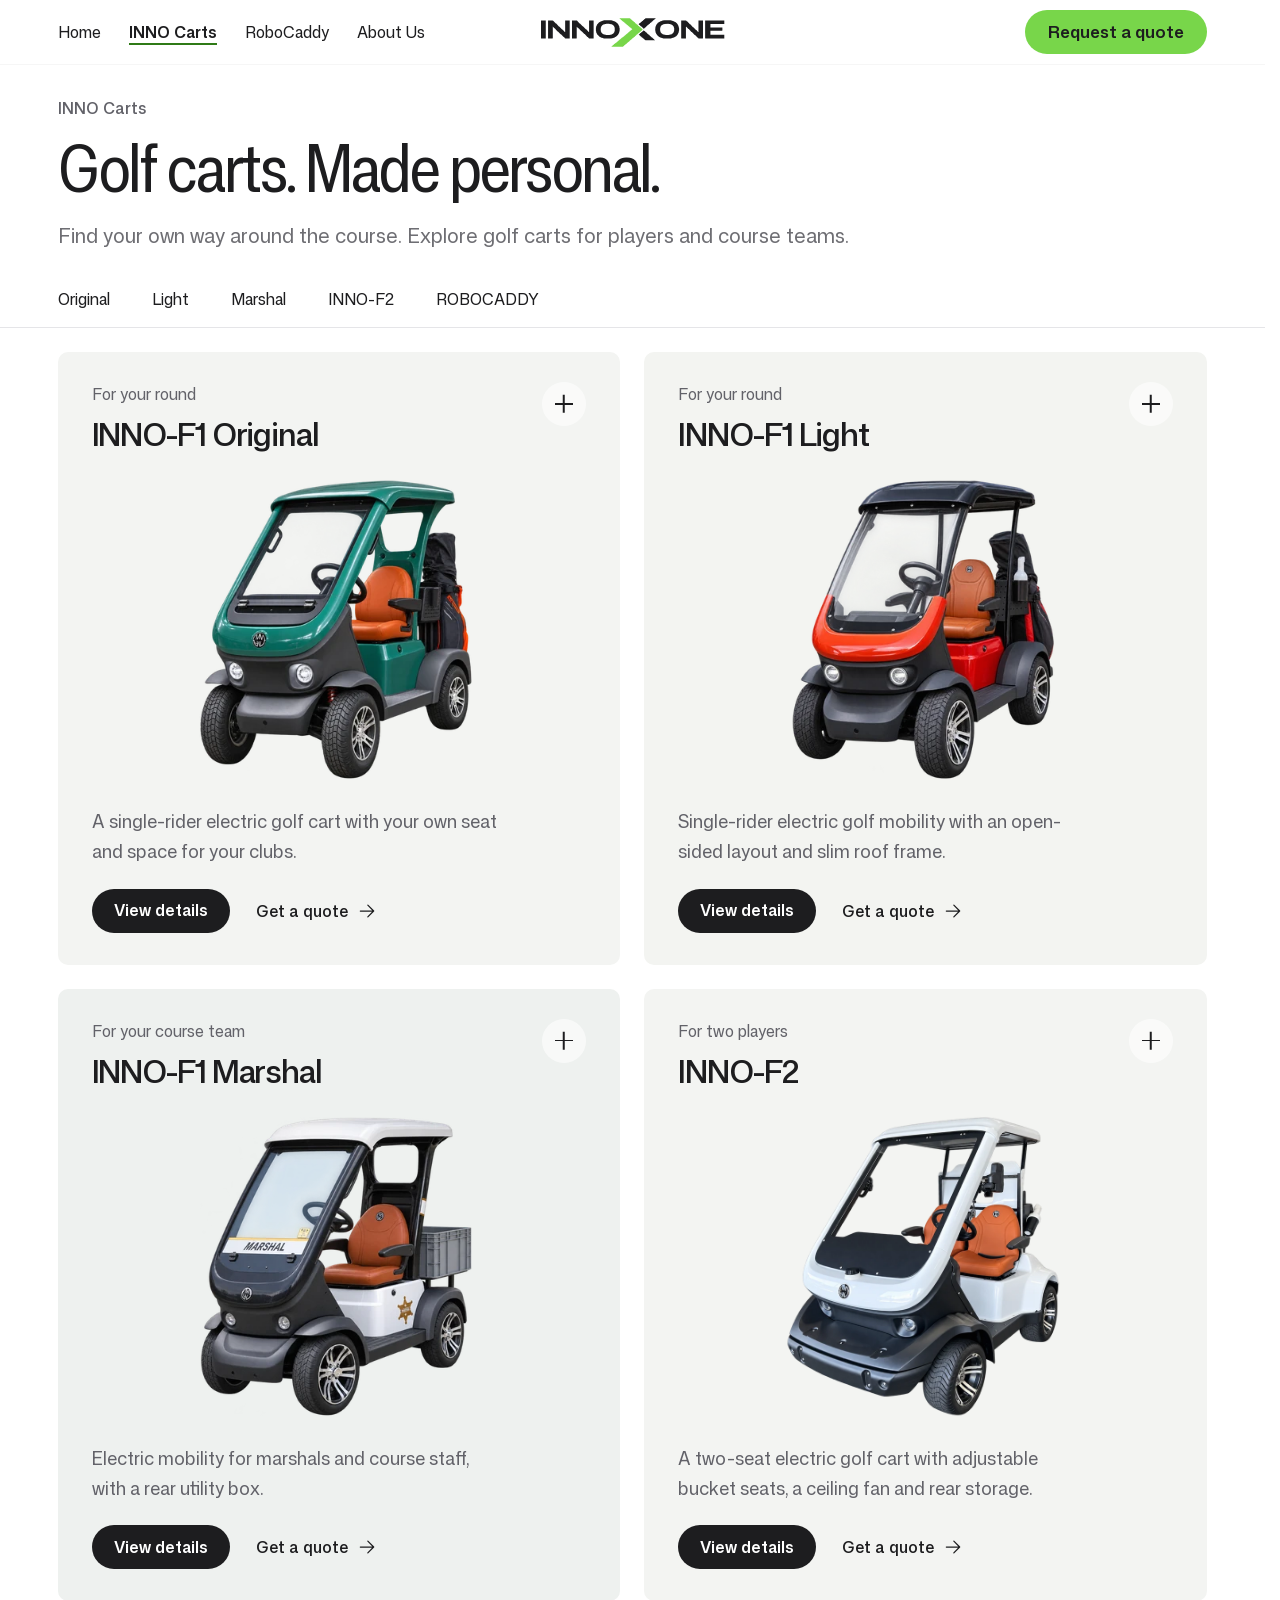
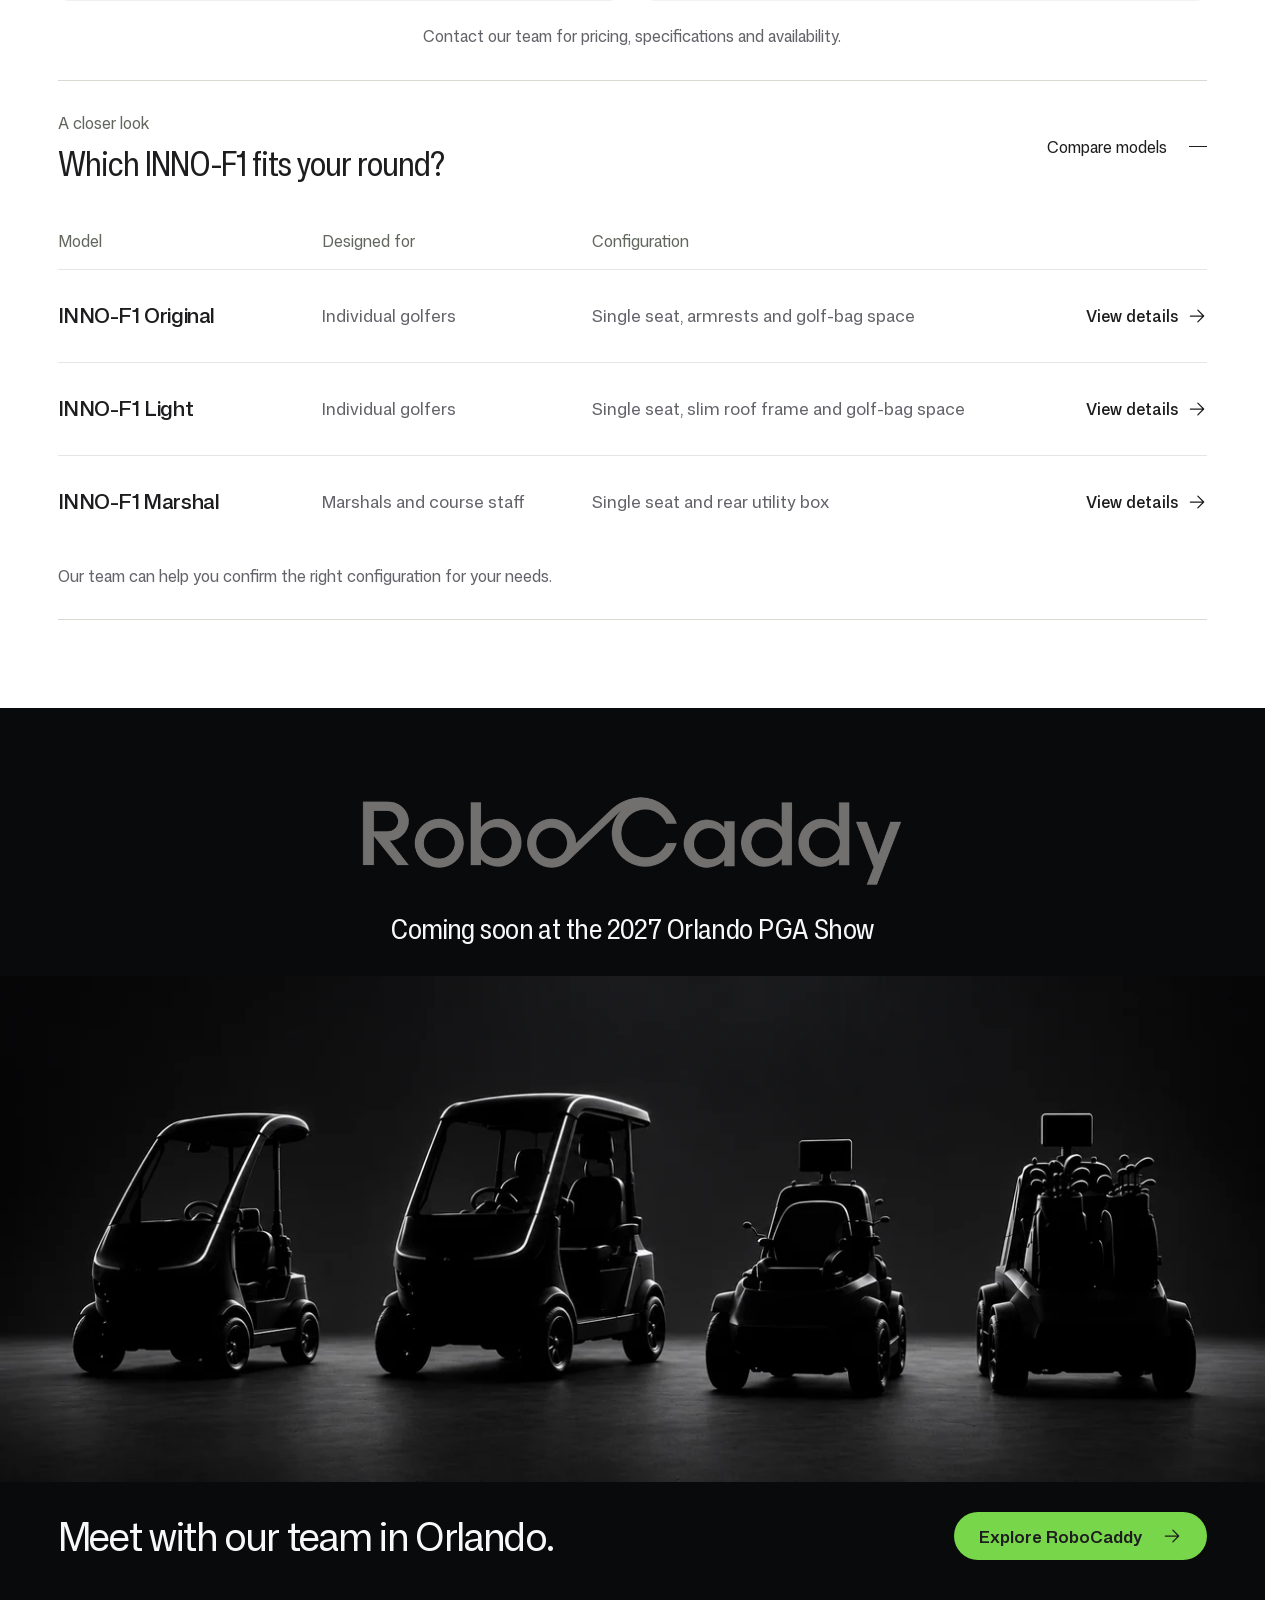
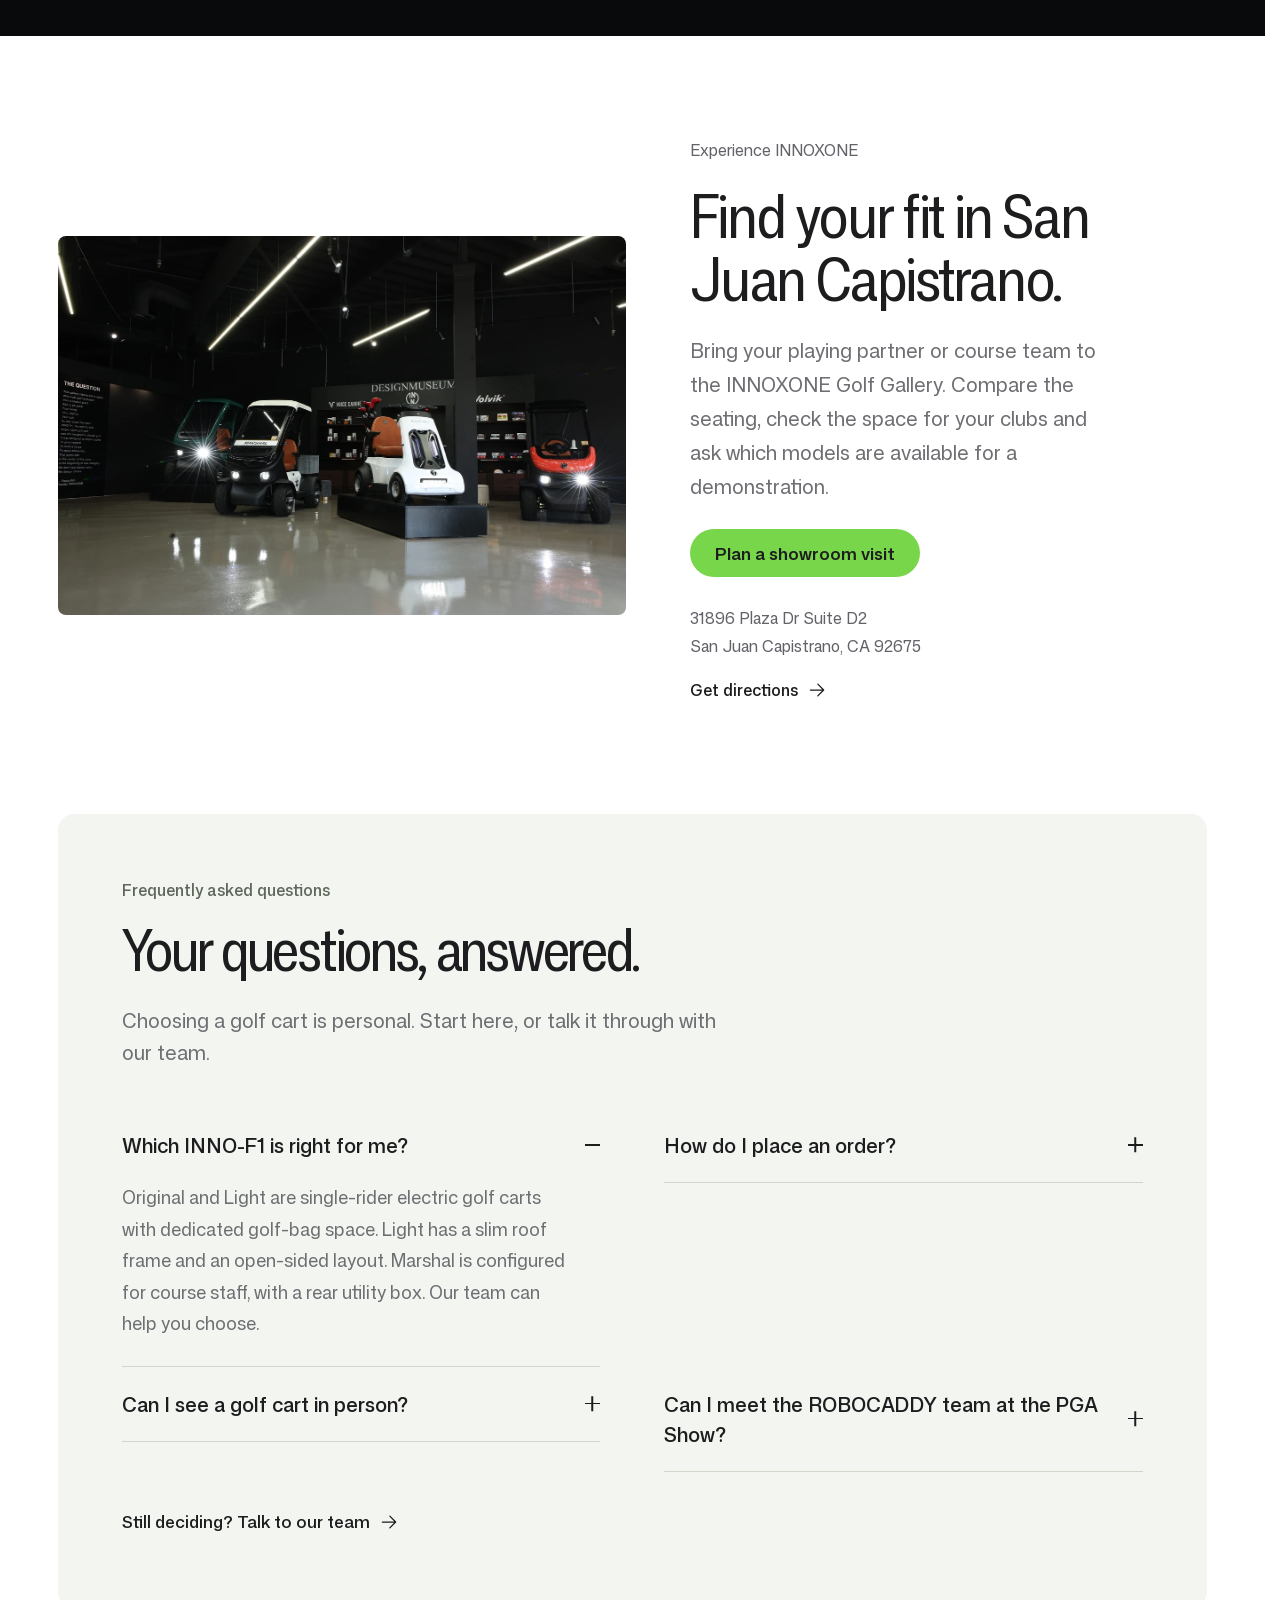
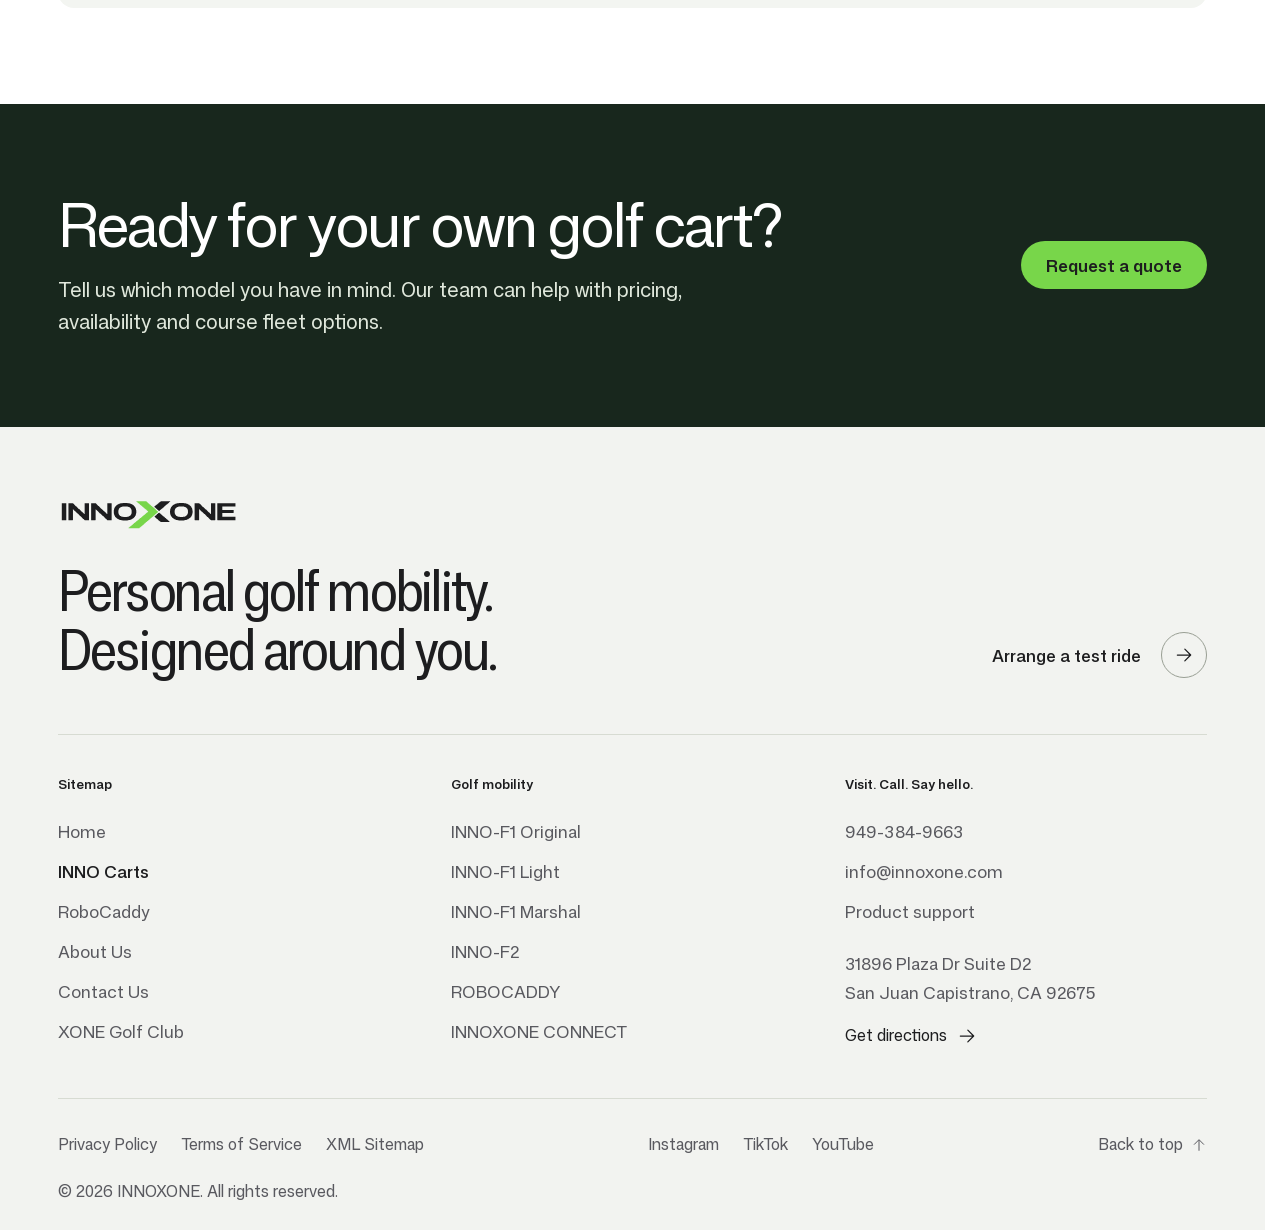
<file: golf-carts-products/index.html>
<!doctype html><html lang="en-US"><head>
<meta charset="utf-8"><meta name="viewport" content="width=device-width,initial-scale=1,viewport-fit=cover"><meta name="theme-color" content="#ffffff">
<title>Golf Carts &amp; Products | INNO-F1, INNO-F2 &amp; ROBOCADDY | INNOXONE</title><meta name="description" content="Explore INNOXONE golf carts: INNO-F1 Original, Light and Marshal, plus INNO-F2 and the ROBOCADDY preview. View model details and contact our team to order."><meta name="robots" content="index,follow,max-image-preview:large">
<link rel="canonical" href="https://ausystems.github.io/innoxone/golf-carts-products/"><link rel="sitemap" type="application/xml" href="../sitemap.xml"><link rel="icon" href="../assets/innoxone-logo.svg" type="image/svg+xml">
<meta property="og:type" content="website"><meta property="og:site_name" content="INNOXONE"><meta property="og:locale" content="en_US"><meta property="og:title" content="Golf Carts &amp; Products | INNO-F1, INNO-F2 &amp; ROBOCADDY | INNOXONE"><meta property="og:description" content="Explore INNOXONE golf carts: INNO-F1 Original, Light and Marshal, plus INNO-F2 and the ROBOCADDY preview. View model details and contact our team to order."><meta property="og:url" content="https://ausystems.github.io/innoxone/golf-carts-products/"><meta property="og:image" content="https://ausystems.github.io/innoxone/assets/products-social.webp"><meta property="og:image:alt" content="INNO-F1 Original single-rider electric golf cart by INNOXONE"><meta property="og:image:width" content="1200"><meta property="og:image:height" content="630">
<meta name="twitter:card" content="summary_large_image"><meta name="twitter:title" content="Golf Carts &amp; Products | INNO-F1, INNO-F2 &amp; ROBOCADDY | INNOXONE"><meta name="twitter:description" content="Explore INNOXONE golf carts: INNO-F1 Original, Light and Marshal, plus INNO-F2 and the ROBOCADDY preview. View model details and contact our team to order."><meta name="twitter:image" content="https://ausystems.github.io/innoxone/assets/products-social.webp">
<link rel="preload" href="../assets/mona-sans-homepage.woff2" as="font" type="font/woff2" crossorigin>
<script>// Enable the title treatment before the body can paint. Fail open if setup fails.
(() => {
  if (matchMedia('(prefers-reduced-motion: reduce)').matches || !('IntersectionObserver' in window) || !Element.prototype.animate) return;
  const root = document.documentElement;
  const boot = {
    active: true,
    release() {
      boot.active = false;
      clearTimeout(boot.timer);
      root.classList.remove('title-motion-ready');
    }
  };
  window.INNO_TITLE_BOOT = boot;
  root.classList.add('title-motion-ready');
  boot.timer = setTimeout(boot.release, 4000);
})();
</script><style>/* INNOXONE's existing palette and Mona Sans, with a quieter product-browsing rhythm.
   Product stages and dialogs: 28px. Photography: 24px. Actions: fully rounded. */
@font-face{font-family:Mona;src:url('../assets/mona-sans-homepage.woff2') format('woff2');font-weight:380 600;font-stretch:85% 100%;font-display:swap}
@font-face{font-family:MonaFallback;src:local('Arial');size-adjust:101.5%;ascent-override:94%;descent-override:24%;line-gap-override:0%}
:root{--paper:#fff;--mist:#f5f5f7;--ink:#1d1d1f;--ink-2:#6e6e73;--line:#e5e5ea;--night:#0b0b0c;--green:#78d64a;--green-ink:#2f7a16;--margin:max(clamp(20px,4.5vw,72px),env(safe-area-inset-left),env(safe-area-inset-right));--ease:cubic-bezier(.22,1,.36,1);font-family:Mona,MonaFallback,sans-serif;color:var(--ink);background:var(--paper);color-scheme:light;font-synthesis:none}
*{box-sizing:border-box}html{scrollbar-gutter:stable;scroll-behavior:smooth;scroll-padding-top:92px}body{margin:0;font-size:20px;line-height:1.5;-webkit-font-smoothing:antialiased}body.dialog-open{overflow:hidden}h1,h2,h3,p,figure{margin:0}h1,h2,h3{font-weight:600;letter-spacing:-.035em;line-height:1.08}a{color:inherit;text-decoration:none}button{font:inherit;color:inherit;border:0;background:none;cursor:pointer}a,button{-webkit-tap-highlight-color:transparent}button:active,.pill:active{transform:scale(.98)}img{display:block;max-width:100%;height:auto}ul{list-style:none;margin:0;padding:0}address{font-style:normal}button,a,summary{touch-action:manipulation}:focus-visible{outline:2px solid var(--ink);outline-offset:5px}.on-dark :focus-visible{outline-color:#fff}[hidden]{display:none!important}.wrap{width:calc(100% - var(--margin)*2);max-width:1440px;margin-inline:auto}.sr-only{position:absolute;width:1px;height:1px;overflow:hidden;clip:rect(0,0,0,0);white-space:nowrap}.skip-link{position:fixed;top:10px;left:16px;background:white;padding:12px 20px;border-radius:8px;z-index:90;transform:translateY(-160%)}.skip-link:focus{transform:none}.arrow{width:20px;height:20px;stroke:currentColor;fill:none;stroke-width:1.5;stroke-linecap:round;stroke-linejoin:round;flex:none}.pill{display:inline-flex;align-items:center;justify-content:center;gap:20px;min-height:48px;padding:12px 25px;border-radius:999px;font-size:17px;line-height:1.2;font-weight:600;background:var(--green);color:var(--ink);transition:background .25s,transform .25s;white-space:nowrap}.pill:hover{background:#8be15f}.pill-dark{background:var(--ink);color:white}.pill-dark:hover{background:#38383b}.pill-white{background:white;color:var(--ink)}.pill-white:hover{background:#e5e5ea}.text-link{display:inline-flex;align-items:center;gap:9px;min-height:44px;font-size:18px;font-weight:500}.text-link:hover{text-decoration:underline;text-underline-offset:5px}.text-link .arrow{transition:transform .5s var(--ease)}.text-link:hover .arrow{transform:translateX(4px)}
.site-header{position:sticky;top:0;z-index:30;height:64px;background:var(--paper)}.header-inner{height:100%;display:grid;grid-template-columns:1fr auto 1fr;gap:24px;align-items:center}.nav-left,.nav-right{display:flex;align-items:center;gap:28px;font-size:16px}.nav-right{justify-content:flex-end}.nav-left>a,.nav-right>a:not(.pill){display:inline-flex;align-items:center;min-height:44px}.nav-left a[aria-current]{font-weight:600}.nav-left a:hover,.nav-right>a:not(.pill):hover{text-decoration:underline;text-underline-offset:5px}.nav-right .pill{min-height:40px;padding:10px 23px}.wordmark{display:block;width:190px;line-height:0}.wordmark svg{width:100%;height:auto}.menu-button{display:none;min-height:44px;padding:0;align-items:center;gap:8px;font-size:16px}.menu-lines{display:flex;flex-direction:column;gap:5px;width:17px}.menu-lines:before,.menu-lines:after{content:'';height:1.5px;background:currentColor;width:17px}

.site-footer{background:var(--mist);padding:48px 0 32px;font-size:16px}.footer-top{display:flex;align-items:center;gap:12px;color:var(--ink-2);font-size:16px;padding-bottom:32px}.footer-top a:hover{text-decoration:underline}.footer-grid{display:grid;grid-template-columns:1fr 1fr 1.3fr;gap:48px}.footer-grid h2{font-size:13px;letter-spacing:0;font-weight:600;margin-bottom:16px}.footer-grid li+li{margin-top:8px}.footer-grid a,.footer-grid address{color:var(--ink-2);line-height:1.65}.footer-grid a:hover{text-decoration:underline;text-underline-offset:4px}.footer-grid address{max-width:280px;margin-top:16px}.footer-bottom{display:flex;justify-content:space-between;align-items:center;gap:24px;margin-top:48px;color:var(--ink-2);font-size:16px}.footer-bottom .wordmark{width:160px}.footer-socials{display:flex;flex-wrap:wrap;gap:20px}.footer-socials a{display:inline-flex;align-items:center;min-height:44px}.footer-socials a:hover{text-decoration:underline}

.dialog-close{position:sticky;top:18px;float:right;z-index:4;margin:18px 18px -62px 0;width:44px;height:44px;display:grid;place-items:center;background:#e9e9ed;border-radius:50%}.dialog-close:hover{background:#dcdce1}.cross{display:block;width:16px;height:16px;position:relative}.cross:before,.cross:after{content:'';position:absolute;width:18px;height:1.5px;background:currentColor;left:-1px;top:7px;transform:rotate(45deg)}.cross:after{transform:rotate(-45deg)}
.menu-dialog{inset:0;border:0;padding:24px var(--margin);width:100%;height:100dvh;max-width:none;max-height:none;margin:0;color:var(--ink);background:white}.menu-dialog .dialog-close{position:absolute;right:var(--margin);top:16px;margin:0;float:none}.menu-dialog nav{display:flex;flex-direction:column;align-items:flex-start;gap:18px;margin-top:72px}.menu-dialog nav a{font-size:clamp(25px,6vw,36px);line-height:1.25;letter-spacing:-.03em;min-height:44px}.menu-dialog nav a[aria-current]{color:var(--green-ink)}.menu-dialog .menu-contact{margin-top:64px;font-size:18px;display:grid;gap:10px}.menu-contact a{min-height:34px;display:inline-flex;align-items:center}.menu-contact p{color:var(--ink-2);max-width:280px;font-size:16px;margin-top:8px}

@media(max-width:1100px){.wordmark{width:165px}.nav-left,.nav-right{gap:20px}}
@media(max-width:900px){.nav-left,.nav-right>a:not(.pill){display:none}.menu-button{display:flex}.header-inner{gap:14px}.footer-grid{gap:32px}}
@media(max-width:767px){.site-header{height:56px}.wordmark{width:136px}.header-inner{gap:8px}.nav-right .pill{min-height:34px;padding:9px 16px;font-size:16px}.menu-button{font-size:16px;gap:7px}.site-footer{padding:32px 0}.footer-grid{grid-template-columns:1fr 1fr;gap:32px 24px}.footer-contact-column{grid-column:1/-1}.footer-grid address{max-width:300px}.footer-bottom{flex-direction:column;align-items:flex-start;gap:24px;margin-top:30px}.footer-bottom .wordmark{width:145px}.footer-socials{gap:20px}.menu-dialog .wordmark{margin-top:6px}}
@media(max-width:359px){.wordmark{width:118px}.nav-right .pill{padding-inline:12px}}
.menu-dialog::backdrop{background:rgba(16,16,20,.6)}
html.dialog-fallback .menu-button{display:none}html.dialog-fallback .site-header .nav-left{display:flex}html.dialog-fallback .site-header .nav-left>a:not([aria-current]){display:none}html.dialog-fallback .site-header .nav-left>a{font-size:16px}html.dialog-fallback .site-header .wordmark{width:110px}html.dialog-fallback .site-header .nav-right{display:none}html.dialog-fallback .site-header .header-inner{grid-template-columns:1fr auto}

/* A consistent, accessible rhythm across the collection, story and contact pages. */
:root{--header-height:64px}
html{scroll-padding-top:var(--header-height)}
main h1,main h2{text-wrap:balance}main p{text-wrap:pretty}
main section[id],main article[id],main [tabindex="-1"]{scroll-margin-top:20px}
.site-header{background:rgba(255,255,255,.96);border-bottom:1px solid transparent}
.nav-left a[aria-current],.nav-right>a[aria-current]{text-decoration:underline;text-decoration-color:var(--green-ink);text-underline-offset:7px;text-decoration-thickness:2px}
.nav-right .pill{min-height:44px}.cta-short{display:none}
.footer-grid li+li{margin-top:0}.footer-grid li>a{display:inline-flex;align-items:center;min-height:36px}
.footer-legal{display:flex;flex-wrap:wrap;gap:8px 24px;margin-top:20px;color:var(--ink-2);font-size:16px}.footer-legal a{display:inline-flex;align-items:center;min-height:44px}.footer-legal a:hover{text-decoration:underline;text-underline-offset:4px}
.menu-dialog{overflow-y:auto;overscroll-behavior:contain;padding-bottom:max(32px,env(safe-area-inset-bottom))}.menu-contact a{min-height:44px}
@media(max-width:767px){:root{--header-height:56px}html{scroll-padding-top:var(--header-height)}.nav-right .pill{min-height:44px;padding-block:12px}.cta-wide{display:none}.cta-short{display:inline}.footer-grid li>a{min-height:44px}.footer-legal{margin-top:12px}}
@media(max-height:500px) and (max-width:1000px){.menu-dialog nav{margin-top:36px;gap:8px}.menu-dialog nav a{font-size:25px}.menu-dialog .menu-contact{margin-top:28px;gap:0}}
@media(prefers-reduced-motion:reduce){html{scroll-behavior:auto}}
.site-header .nav-right .pill{min-height:44px}
/* A product-first showroom with direct model navigation and generous vehicle stages. */
html{scroll-padding-top:130px}
.collection-intro{padding:32px 0 20px}.collection-label{font-size:16px;font-weight:500;color:#626269;margin-bottom:14px}.collection-heading h1{font-size:clamp(48px,5.1vw,74px);font-weight:400;font-stretch:90%;letter-spacing:-.045em;line-height:1.03;max-width:1200px}.collection-heading p{font-size:20px;color:var(--ink-2);line-height:1.6;max-width:960px;margin-top:18px}
.collection-navigation{position:sticky;top:var(--header-height);z-index:20;background:white;border-bottom:1px solid #e5e5e8}
.collection-jumps{display:flex;align-items:center;gap:42px;min-height:56px;font-size:16px}.collection-jumps a{display:inline-flex;align-items:center;min-height:56px;position:relative;white-space:nowrap}.collection-jumps a:after{content:'';position:absolute;bottom:0;left:0;right:0;height:2px;background:var(--green-ink);transform:scaleX(0);transform-origin:left;transition:transform .3s var(--ease)}.collection-jumps a:hover:after,.collection-jumps a:focus-visible:after,.collection-jumps a[aria-current]:after{transform:scaleX(1)}
.product-lineup{padding-top:24px;padding-bottom:90px}.product-grid{display:grid;grid-template-columns:repeat(2,minmax(0,1fr));gap:24px}.product-card{background:#f3f4f2;border-radius:10px;padding:30px 34px 32px;display:flex;flex-direction:column;min-width:0;position:relative;overflow:hidden;scroll-margin-top:20px}.product-card:nth-child(2){background:#f5f3f1}.product-card:nth-child(3){background:#f1f3f4}.product-card:nth-child(4){background:#f3f3f3}.card-top{display:flex;justify-content:space-between;align-items:flex-start;gap:20px}.card-audience{font-size:16px;color:#626269;margin-bottom:10px}.product-card h3{font-size:32px;font-weight:500;line-height:1.1;letter-spacing:-.035em}.card-detail-link{flex:none;display:grid;place-items:center;width:44px;height:44px;border-radius:50%;background:white;color:var(--ink)}
.plus{display:block;width:18px;height:18px;position:relative}.plus:before,.plus:after{content:'';position:absolute;left:0;top:8px;width:18px;height:1.5px;background:currentColor}.plus:after{transform:rotate(90deg);transition:transform .3s var(--ease)}
.card-visual{display:block;height:310px;width:100%;margin:20px 0 26px}.card-visual img{width:100%;height:100%;object-fit:contain;transition:transform .65s var(--ease)}.card-bottom{margin-top:auto}.card-description{font-size:18px;line-height:1.65;color:#626269;max-width:410px;min-height:50px}.card-actions{display:flex;align-items:center;flex-wrap:wrap;gap:12px 26px;margin-top:22px}.card-actions .pill{min-height:44px;padding:11px 22px;font-size:16px}.card-actions .text-link{font-size:16px}.lineup-note{margin-top:23px;font-size:16px;color:#626269;text-align:center}
.robo-section{background:#090a0b;color:#f8f8fa;padding:88px 0 76px;overflow:hidden}.robo-heading{text-align:center;max-width:1200px}.robo-brand{font-size:21px;letter-spacing:.02em;font-weight:500;margin-bottom:24px}.robo-brand sup{font-size:9px;margin-left:2px;vertical-align:super}.robo-heading h2{font-size:clamp(42px,5vw,74px);font-weight:400;font-stretch:90%;letter-spacing:-.04em;line-height:1.05}.robo-image{max-width:1920px;width:100%;margin:42px auto 30px}.robo-image img{width:100%;height:auto}.robo-bottom{display:grid;grid-template-columns:1fr 1fr;gap:10%;align-items:end}.robo-promise{font-size:clamp(32px,3.2vw,48px);line-height:1.12;font-stretch:90%;letter-spacing:-.035em}.robo-date{font-size:16px;color:#b5b5bb;margin-top:22px}.robo-invitation{max-width:380px;justify-self:end}.robo-invitation>p{color:#b5b5bb;font-size:19px;line-height:1.65}.robo-bottom .text-link{margin-top:20px;font-size:17px}
.visit-section{display:grid;grid-template-columns:1.5fr 1fr;align-items:center;padding-block:112px}.visit-image{overflow:hidden;border-radius:8px;min-width:0;aspect-ratio:1.25}.visit-image img{width:100%;height:100%;object-fit:cover;object-position:60% center}.visit-copy{position:relative;background:white;margin-left:-56px;padding:48px 0 48px 56px}.visit-copy .eyebrow{font-size:16px;color:#626269;margin-bottom:22px}.visit-copy h2{font-size:clamp(42px,4.2vw,64px);line-height:1.04;letter-spacing:-.04em;font-weight:400;font-stretch:90%}.visit-copy>p:not(.eyebrow){font-size:20px;line-height:1.65;color:var(--ink-2);max-width:380px;margin-top:24px}.visit-copy .pill{margin-top:26px}.visit-copy address{font-size:16px;color:#626269;line-height:1.7;margin-top:28px}.visit-copy>.text-link{font-size:16px;margin-top:8px}
.questions-section{padding-bottom:104px}.questions-intro h2{font-size:clamp(39px,4.1vw,60px);font-weight:400;font-stretch:90%;line-height:1.08;letter-spacing:-.04em}.questions-intro>p{font-size:20px;color:var(--ink-2);margin-top:20px}.question-list{display:grid;grid-template-columns:1fr 1fr;gap:0 64px;margin-top:38px;align-items:start}.question{border-bottom:1px solid #d1d1d6;min-width:0}.question summary{list-style:none;cursor:pointer;display:flex;align-items:center;justify-content:space-between;gap:22px;min-height:82px;padding:22px 0;font-size:19px;font-weight:500;line-height:1.5}.question summary::-webkit-details-marker{display:none}.question .plus{flex:none;width:15px}.question .plus:before,.question .plus:after{width:15px}.question[open] .plus:after{transform:rotate(0)}.question>p{padding:0 35px 26px 0;font-size:18px;line-height:1.7;color:var(--ink-2)}.questions-contact{margin-top:28px;font-size:17px}
/* Product information opens as a spacious, accessible showroom panel. */
.product-dialog{border:0;padding:0;color:var(--ink);background:white;border-radius:16px;width:min(1192px,calc(100% - 64px));max-width:none;max-height:calc(100dvh - 64px);overflow:auto;overscroll-behavior:contain;margin:auto;scroll-behavior:smooth}.product-dialog::backdrop{background:rgba(12,15,12,.66)}.dialog-body{display:grid;grid-template-columns:1.05fr 1fr}.dialog-visual{background:#f2f4f1;display:flex;flex-direction:column;align-items:center;justify-content:center;gap:38px;padding:72px 22px 48px;min-width:0;overflow:hidden}.dialog-visual>img{width:100%;height:360px;object-fit:contain}.dialog-facts{display:flex;flex-wrap:wrap;justify-content:center;gap:10px 24px;color:#626269;font-size:16px}.dialog-copy{padding:70px 52px 50px}.dialog-family{font-size:16px;color:#626269;margin-bottom:20px}.dialog-copy h2{font-size:42px;font-weight:500;letter-spacing:-.04em;line-height:1.08}.dialog-lead{font-size:24px;line-height:1.3;letter-spacing:-.025em;margin-top:28px;max-width:440px}.dialog-description{font-size:18px;line-height:1.7;color:#626269;margin-top:20px}.dialog-features{display:grid;gap:25px;margin:32px 0 0}.dialog-features dt{font-size:17px;font-weight:500}.dialog-features dd{font-size:17px;line-height:1.65;color:#626269;margin:6px 0 0}.dialog-order{grid-column:1/-1;display:grid;grid-template-columns:1fr auto;gap:32px;align-items:center;padding:26px 38px;border-top:1px solid var(--line);background:white}.dialog-order h3{font-size:17px;font-weight:500;letter-spacing:-.02em}.dialog-order p{font-size:16px;color:#626269;line-height:1.6;margin-top:8px;max-width:580px}.dialog-contact{display:flex;gap:24px;margin-top:12px;font-size:16px}.dialog-contact a{display:inline-flex;min-height:32px;align-items:center}.dialog-contact a:hover{text-decoration:underline;text-underline-offset:4px}.dialog-order .pill{min-height:48px}.robo-dialog .dialog-visual{background:#090a0b}.robo-dialog .dialog-visual>img{height:auto}.robo-dialog .dialog-facts{color:#c0c0c7}
@media(hover:hover) and (pointer:fine){.product-card:has(.card-detail-link:hover,.card-visual:hover,.pill:hover) .card-visual img{transform:scale(1.035)}}
@media(min-width:1700px){.card-visual{height:350px}}
@media(max-width:1100px){.collection-heading h1{font-size:64px}.product-card{padding:26px}.card-visual{height:280px}.product-card h3{font-size:28px}.card-actions{gap:12px 18px}.card-description{font-size:17px}.visit-copy{padding-left:38px;margin-left:-30px}.visit-copy h2{font-size:46px}.dialog-copy{padding:64px 34px 38px}.dialog-copy h2{font-size:36px}.dialog-visual{padding-inline:8px}.dialog-visual>img{height:310px}.dialog-features{gap:20px}.dialog-order{padding-inline:30px}.question-list{gap:0 36px}}
@media(max-width:767px){
 html{scroll-padding-top:115px}.collection-intro{padding:32px 0 22px}.collection-label{font-size:16px;margin-bottom:18px}.collection-heading h1{font-size:clamp(44px,10.4vw,62px);max-width:580px}.collection-heading p{font-size:19px;line-height:1.55;margin-top:19px;max-width:480px}.collection-jumps{gap:0;justify-content:space-between;min-height:55px;font-size:16px}.collection-jumps a{min-height:55px}.product-lineup{padding-top:18px;padding-bottom:64px}.product-grid{grid-template-columns:1fr;gap:18px}.product-card{padding:25px 24px 27px;border-radius:8px}.product-card h3{font-size:29px}.card-audience{font-size:16px;margin-bottom:9px}.card-top{gap:12px}.card-visual{height:clamp(235px,72vw,300px);margin:16px 0 24px}.card-description{font-size:18px;min-height:0;max-width:480px}.card-actions{gap:12px 25px;margin-top:21px}.card-actions .pill{font-size:16px}.card-actions .text-link{font-size:16px}.lineup-note{font-size:16px;max-width:300px;margin:22px auto 0}.robo-section{padding:64px 0 58px}.robo-brand{font-size:18px;margin-bottom:22px}.robo-heading h2{font-size:clamp(35px,8.6vw,58px);line-height:1.1}.robo-image{width:120%;max-width:none;margin:28px -10%}.robo-bottom{grid-template-columns:1fr;gap:28px}.robo-promise{font-size:36px}.robo-date{font-size:16px;margin-top:17px}.robo-invitation{justify-self:start;max-width:460px}.robo-invitation>p{font-size:18px}.robo-bottom .text-link{margin-top:14px}.visit-section{display:block;padding-block:72px}.visit-image{aspect-ratio:1.35;border-radius:6px}.visit-copy{padding:30px 0 0;margin:0}.visit-copy .eyebrow{font-size:16px;margin-bottom:20px}.visit-copy h2{font-size:46px}.visit-copy>p:not(.eyebrow){font-size:19px;max-width:530px;margin-top:23px}.visit-copy .pill{margin-top:24px}.visit-copy address{margin-top:24px}.questions-section{padding-bottom:72px}.questions-intro h2{font-size:42px}.questions-intro>p{font-size:19px;margin-top:18px}.question-list{grid-template-columns:1fr;gap:0;margin-top:25px}.question summary{font-size:18px;min-height:76px}.question>p{font-size:17px;line-height:1.7;padding-right:22px}.questions-contact{font-size:16px;margin-top:22px}.product-dialog{width:calc(100% - 24px);max-height:calc(100dvh - 24px);border-radius:12px}.dialog-body{display:block}.dialog-visual{height:290px;padding:44px 12px 18px;gap:10px}.dialog-visual>img{height:210px;width:100%}.dialog-facts{gap:6px 18px;font-size:16px}.dialog-copy{padding:32px 26px 36px}.dialog-family{margin-bottom:14px}.dialog-copy h2{font-size:34px}.dialog-lead{font-size:23px;margin-top:24px}.dialog-description{font-size:17px;margin-top:16px}.dialog-features{margin-top:26px;gap:22px}.dialog-order{position:sticky;bottom:0;display:grid;grid-template-columns:1fr;gap:12px;padding:15px 22px max(16px,env(safe-area-inset-bottom))}.dialog-order>div{display:flex;justify-content:space-between;align-items:center;gap:12px}.dialog-order h3{font-size:13px}.dialog-order p{display:none}.dialog-contact{font-size:16px;gap:14px;margin:0}.dialog-contact a{min-height:30px}.dialog-order .pill{width:100%;justify-content:space-between;min-height:46px;font-size:16px}.dialog-close{top:12px;margin:12px 12px -56px 0}.robo-dialog .dialog-visual{height:220px;padding-top:56px}
}
@media(max-width:359px){.collection-heading h1{font-size:40px}.collection-jumps{font-size:16px}.product-card{padding-inline:20px}.product-card h3{font-size:26px}.card-actions{gap:12px 17px}.card-actions .pill{padding-inline:18px;font-size:16px}.card-actions .text-link{font-size:16px}.card-detail-link{width:44px;height:44px}.dialog-order{padding-inline:18px}.dialog-contact{gap:10px;font-size:16px}.dialog-order h3{font-size:12px}.dialog-copy h2{font-size:30px}.robo-heading h2{font-size:32px}}
@media(orientation:landscape) and (max-height:500px){.product-dialog{max-height:calc(100dvh - 20px);width:calc(100% - 30px)}.dialog-body{display:grid;grid-template-columns:1fr 1fr}.dialog-visual{height:300px;position:sticky;top:0;align-self:start;padding-top:40px}.dialog-copy{padding:36px 28px}.dialog-copy h2{font-size:30px}.dialog-order{position:static;grid-column:1/-1;grid-template-columns:1fr auto}.dialog-order>div{display:block}.dialog-order p{display:none}.dialog-order .pill{width:auto}}
@media(prefers-reduced-motion:reduce){*,*:before,*:after{animation:none!important;transition:none!important}.product-card .card-visual img{transform:none!important}.product-dialog{scroll-behavior:auto}}
@media print{.collection-navigation,.menu-dialog,.product-dialog{display:none!important}.site-header{position:static}.product-card,.visit-section{break-inside:avoid}.product-grid{grid-template-columns:1fr 1fr}.card-visual{height:240px}}
/* A complete, calm sitemap at the end of every journey. */
.global-footer{background:var(--mist);color:var(--ink);padding:64px 0 26px;font-size:17px;line-height:1.6}
.global-footer .footer-signature{display:flex;justify-content:space-between;align-items:flex-end;gap:40px;padding-bottom:48px}
.global-footer .footer-brand{display:block;width:210px;line-height:0}.global-footer .footer-brand svg{width:100%;height:auto}
.global-footer .footer-promise{font-size:clamp(27px,3vw,42px);font-weight:400;font-stretch:90%;line-height:1.12;letter-spacing:-.035em;margin:24px 0 0;max-width:540px}
.global-footer .footer-signature .text-link{flex:none;font-size:17px}
.global-footer .footer-map{display:grid;grid-template-columns:1fr 1.15fr 1.3fr;gap:64px;padding-block:40px;border-block:1px solid #dddde2}
.global-footer h2,.global-footer h3{font-size:13px;font-weight:600;letter-spacing:0;line-height:1.4;margin:0 0 18px;font-stretch:100%}
.global-footer ul{list-style:none;padding:0;margin:0}.global-footer li>a{display:inline-flex;align-items:center;min-height:36px;color:#59595f;font-size:17px;line-height:1.4}
.global-footer a:hover{text-decoration:underline;text-underline-offset:4px}.global-footer .footer-brand:hover{text-decoration:none}
.global-footer a[aria-current]{color:var(--ink);font-weight:500}
.global-footer address{font-style:normal;font-size:17px;line-height:1.65;color:#59595f;max-width:270px;margin-top:18px}
.global-footer .footer-directions{font-size:16px;margin-top:8px;min-height:44px;display:inline-flex;align-items:center;gap:10px}
.global-footer .footer-last{display:flex;flex-wrap:wrap;justify-content:space-between;align-items:center;gap:12px 32px;margin-top:24px;color:#59595f;font-size:16px}
.global-footer .footer-utility,.global-footer .footer-networks{display:flex;flex-wrap:wrap;align-items:center;gap:0 24px}
.global-footer .footer-last a{display:inline-flex;align-items:center;min-height:44px}.global-footer .footer-copyright{font-size:16px;color:#59595f;margin-top:12px}
.global-footer .back-top{gap:8px}.global-footer .back-top .arrow{width:16px;height:16px;transform:rotate(-90deg)}
@media(max-width:900px){.global-footer .footer-map{gap:36px}.global-footer .footer-brand{width:185px}}
@media(max-width:599px){.global-footer{padding:44px 0 24px}.global-footer .footer-signature{display:block;padding-bottom:32px}.global-footer .footer-brand{width:180px}.global-footer .footer-promise{font-size:32px;max-width:310px;margin-top:22px}.global-footer .footer-signature .text-link{margin-top:16px}.global-footer .footer-map{grid-template-columns:1fr 1fr;gap:32px 24px;padding-block:28px}.global-footer .footer-contact{grid-column:1/-1}.global-footer h2,.global-footer h3{margin-bottom:12px}.global-footer li>a{min-height:44px;font-size:16px}.global-footer address{max-width:290px;font-size:16px;margin-top:14px}.global-footer .footer-last{display:block;margin-top:18px}.global-footer .footer-utility{gap:0 20px}.global-footer .footer-networks{gap:0 24px;margin-top:6px}.global-footer .footer-copyright{margin-top:14px}.global-footer .back-top{margin-top:4px}}
/* Shared editorial refinement. Keep the established palette and native interactions. */
:root{--editorial-space:clamp(72px,8vw,120px);--photo-radius:10px}
::selection{background:#c8edb3;color:#1d1d1f}
.site-header{box-shadow:0 1px 0 #1d1d1f0a}
.pill-outline:hover{background:#f1f3ef;border-color:#686d65}
.menu-layout{width:100%;max-width:1280px;margin:64px auto 0;display:grid;grid-template-columns:1fr 1fr;gap:10%;align-items:start}
.menu-primary{min-width:0}
.menu-dialog .menu-layout nav,.mobile-menu .menu-layout nav{margin-top:0;gap:4px}
.menu-dialog .menu-layout nav a,.mobile-menu .menu-layout nav a{font-size:clamp(28px,3.6vw,52px);font-weight:400;font-stretch:90%;letter-spacing:-.04em;line-height:1.12;min-height:64px;padding-block:10px}
.menu-dialog .menu-contact,.mobile-menu .menu-contact{margin-top:36px;padding-top:22px;border-top:1px solid var(--line);gap:2px;font-size:17px}
.menu-layout .menu-contact p{font-size:16px;line-height:1.7;margin-top:12px}
.menu-story{display:block;align-self:start;color:var(--ink)}
.menu-story figure{margin:0;aspect-ratio:1.2;border-radius:var(--photo-radius);overflow:hidden}
.menu-story img{width:100%;height:100%;object-fit:cover;object-position:50% 50%;transition:transform .8s var(--ease)}
.menu-story-copy{display:block;margin-top:20px}
.menu-story-copy>span:first-child{display:block;font-size:clamp(23px,2.5vw,36px);font-stretch:90%;letter-spacing:-.03em;line-height:1.15;max-width:390px}
.menu-story-action{display:flex;justify-content:space-between;align-items:center;font-size:16px;margin-top:14px;min-height:44px}
.menu-story-action>span{font-size:23px;font-weight:400}
.menu-story:hover .menu-story-action{text-decoration:underline;text-underline-offset:5px}
@media(hover:hover) and (pointer:fine){
.menu-story:hover img{transform:scale(1.025)}
}
.global-footer{padding-top:72px;background:#f2f3f0}
.global-footer .footer-signature{padding-bottom:56px;align-items:end}
.global-footer .footer-brand{width:180px}
.global-footer .footer-promise{font-size:clamp(36px,4.4vw,66px);line-height:1.04;max-width:850px;margin-top:32px;letter-spacing:-.04em}
.global-footer .footer-signature>.text-link{gap:20px;font-size:17px}
.global-footer .footer-signature>.text-link .arrow{width:46px;height:46px;padding:12px;border:1px solid #999f94;border-radius:50%}
.global-footer .footer-map{grid-template-columns:1fr 1fr 1.2fr;gap:8%;border-color:#d7dbd2;padding-block:40px}
.global-footer li>a{min-height:40px}
@media(max-width:767px){
.menu-layout{grid-template-columns:1fr;margin-top:36px;gap:28px}
.menu-dialog .menu-layout nav a,.mobile-menu .menu-layout nav a{font-size:32px;min-height:54px;line-height:1.15;padding-block:8px}
.menu-dialog .menu-contact,.mobile-menu .menu-contact{margin-top:22px;padding-top:18px}
.menu-story{display:grid;grid-template-columns:minmax(0,.95fr) minmax(0,1fr);gap:20px;align-items:center}
.menu-story figure{aspect-ratio:1.2;border-radius:6px}
.menu-story-copy{margin:0}
.menu-story-copy>span:first-child{font-size:23px;line-height:1.12}
.menu-story-action{font-size:16px;gap:10px;margin-top:8px;min-height:44px}
.menu-story-action>span{font-size:21px}
.global-footer{padding-top:48px}
.global-footer .footer-signature{padding-bottom:36px}
.global-footer .footer-promise{font-size:38px;max-width:450px;margin-top:28px}
.global-footer .footer-map{gap:32px 24px;grid-template-columns:1fr 1fr;padding-block:28px}
.global-footer li>a{min-height:44px}
.global-footer .footer-contact{grid-column:1/-1}
}
@media(max-width:359px){
.menu-story{gap:14px}
.menu-story-copy>span:first-child{font-size:20px}
.menu-story-action{font-size:16px;gap:5px}
.global-footer .footer-promise{font-size:32px}
}
@media(orientation:landscape) and (max-height:500px){
.menu-layout{margin-top:28px;grid-template-columns:1fr .7fr;gap:8%}
.menu-dialog .menu-layout nav a,.mobile-menu .menu-layout nav a{font-size:26px;min-height:44px;padding-block:6px}
.menu-story{display:block}
.menu-story figure{aspect-ratio:1.7}
.menu-story-copy{margin-top:16px}
.menu-story-copy>span:first-child{font-size:24px}
.menu-story-action{font-size:16px}
}
@media(prefers-reduced-motion:reduce){
.menu-story img{transition:none}
.menu-story:hover img{transform:none}
}
@media print{
.menu-layout{display:none}
}
/* Products editorial refinement. Keep the established palette and native interactions. */
.products-page .product-lineup{padding-bottom:32px}
.products-page .product-card{border-radius:var(--photo-radius);transition:background-color .4s ease}
.products-page .product-card:nth-child(2){background:#f3f4f1}
.products-page .product-card:nth-child(3){background:#eef1ef}
.products-page .product-card:nth-child(4){background:#f3f4f2}
.products-page .card-detail-link{background:#fff9}
.model-guide{padding-bottom:88px}
.model-comparison{border-block:1px solid #d6dad1}
.model-comparison>summary{list-style:none;display:flex;justify-content:space-between;align-items:center;gap:28px;padding:30px 0;cursor:pointer}
.model-comparison>summary::-webkit-details-marker{display:none}
.model-comparison>summary>span:first-child{display:grid;gap:10px}
.guide-label{font-size:16px;color:#62675e}
#model-guide-title{font-size:clamp(26px,2.6vw,38px);font-stretch:90%;font-weight:400;line-height:1.12;letter-spacing:-.03em}
.guide-toggle{display:inline-flex;align-items:center;gap:22px;font-size:16px;flex:none;min-height:44px}
.model-comparison[open] .plus:after{transform:rotate(0)}
.comparison-content{padding:4px 0 30px}
.comparison-content table{border-collapse:collapse;width:100%;text-align:left}
.comparison-content thead th{font-size:16px;font-weight:400;color:#62675e;padding:12px 24px 16px 0}
.comparison-content tbody th{font-size:21px;font-weight:500;letter-spacing:-.02em;width:23%}
.comparison-content td{font-size:17px;color:#626269}
.comparison-content tbody th,.comparison-content td{padding:24px 24px 24px 0;border-top:1px solid var(--line)}
.comparison-content td:last-child{padding-right:0;text-align:right;color:var(--ink)}
.comparison-content .text-link{font-size:16px;white-space:nowrap}
.comparison-content>p{font-size:16px;line-height:1.6;color:#626269;margin-top:16px}
.products-page .robo-heading h2{max-width:1050px;margin-inline:auto}
.products-page .robo-image{margin-top:32px}
.products-page .visit-section{padding-block:var(--editorial-space)}
.products-page .visit-copy{border-radius:10px 0 0 10px}
.products-page .questions-intro h2{max-width:900px}
.products-page .dialog-visual{background:#eff2ed}
.products-page .robo-dialog .dialog-visual{background:#090a0b}
@media(max-width:767px){
.model-guide{padding-bottom:64px}
.model-comparison>summary{padding:24px 0;align-items:start;gap:18px}
#model-guide-title{font-size:28px;max-width:250px}
.guide-label{font-size:16px}
.guide-toggle{font-size:0;gap:0;min-width:44px;justify-content:center;margin-top:22px}
.comparison-content table,.comparison-content tbody{display:block}
.comparison-content thead{position:absolute;width:1px;height:1px;overflow:hidden;clip-path:inset(50%)}
.comparison-content tr{display:grid;grid-template-columns:1fr auto;gap:8px 20px;padding:22px 0;border-top:1px solid var(--line)}
.comparison-content tbody th,.comparison-content td{display:block;border:0;padding:0;width:auto;text-align:left}
.comparison-content tbody th{grid-column:1/-1;font-size:21px;margin-bottom:4px}
.comparison-content td:nth-child(2){grid-column:1/-1;font-size:16px;color:var(--ink)}
.comparison-content td:nth-child(3){font-size:16px;max-width:235px;line-height:1.6}
.comparison-content td:last-child{align-self:center}
.comparison-content .text-link{font-size:16px;gap:7px}
.comparison-content .arrow{width:16px}
}
@media(max-width:359px){
#model-guide-title{font-size:26px}
.comparison-content tr{gap:8px 12px}
}
@media(prefers-reduced-motion:reduce){
.products-page .product-card{transition:none}
}
@media print{
.model-comparison{break-inside:avoid}
}
/* Long-form product stories, inside the existing accessible native dialogs. */
.products-page .story-dialog{width:min(1240px,calc(100% - 48px));height:min(960px,calc(100dvh - 48px));max-height:calc(100dvh - 48px);overflow:hidden;border-radius:20px;scroll-behavior:auto}
.products-page .story-dialog[open]{display:flex;flex-direction:column}
.story-topbar{display:flex;align-items:center;justify-content:space-between;gap:24px;flex:none;padding:12px 24px 12px 40px;background:#fff;border-bottom:1px solid #e9ece7;z-index:3}
.story-topbar>span{font-size:16px;color:#60665f;font-weight:500}
.story-dialog .dialog-close{position:static;flex:none;width:40px;height:40px;margin:0;background:#f0f2ee}
.story-dialog .dialog-body{display:block;flex:1;min-height:0;overflow-y:auto;overflow-x:hidden;overscroll-behavior:contain;scrollbar-width:thin;scrollbar-color:#b9c1b8 transparent;scroll-behavior:auto;scroll-padding:24px}
.story-scroll:focus-visible{outline:2px solid #356923;outline-offset:-3px}
.dialog-story-hero{display:grid;grid-template-columns:1fr 1.15fr;min-height:560px;background:#f2f4f0}
.story-dialog .dialog-copy{padding:66px 12px 62px 56px;align-self:center;min-width:0}
.story-dialog .dialog-family{font-size:16px;margin:0 0 20px;color:#586151}
.story-dialog .dialog-copy h2{font-size:27px;line-height:1.15;font-weight:500;letter-spacing:-.025em}
.story-dialog .dialog-lead{font-size:clamp(40px,4.6vw,64px);line-height:1.04;letter-spacing:-.045em;font-stretch:89%;font-weight:400;margin:22px 0 0;max-width:480px;text-wrap:balance}
.story-dialog .dialog-description{font-size:19px;line-height:1.7;color:#555e53;margin-top:28px;max-width:440px;text-wrap:pretty}
.story-dialog .dialog-visual{position:relative;top:auto;align-self:stretch;min-height:0;height:auto;padding:48px 12px 36px;gap:20px;background:transparent}
.story-dialog .dialog-visual>img{width:112%;max-width:none;height:390px;object-fit:contain;flex:none}
.story-dialog .dialog-facts{font-size:16px;gap:8px 20px;color:#555e53;text-align:center;max-width:94%}
.story-dialog .story-label{font-size:16px;font-weight:500;line-height:1.5;letter-spacing:0;color:#5f685b;margin:0 0 18px}
.story-chapter{display:grid;grid-template-columns:1.12fr 1fr;gap:56px;padding:80px 56px;align-items:center}
.story-chapter-copy{grid-column:2;grid-row:1;min-width:0}
.story-dialog .story-chapter h3,.story-details>h3,.story-robo-family>h3{font-size:clamp(32px,3.3vw,44px);font-stretch:90%;font-weight:400;line-height:1.1;letter-spacing:-.035em;text-wrap:balance}
.story-chapter-copy>p:not(.story-label){font-size:19px;line-height:1.75;color:#5a6058;margin-top:24px;text-wrap:pretty}
.story-photo{margin:0;grid-column:1;grid-row:1;min-width:0}
.story-photo img{width:100%;height:auto;aspect-ratio:1.16;object-fit:cover;border-radius:12px}
.story-photo figcaption{font-size:16px;line-height:1.6;color:#60675e;margin-top:14px;max-width:380px}
.story-statement{grid-column:1;grid-row:1;align-self:stretch;display:flex;flex-direction:column;justify-content:center;gap:36px;min-height:410px;padding:44px 36px;background:#edf1eb;border-radius:12px}
.story-statement>p{font-size:clamp(44px,5.2vw,70px);line-height:1.08;letter-spacing:-.045em;font-stretch:88%}
.story-statement>p span{display:block}
.story-statement>p span:last-child{color:#38672b}
.statement-caption{font-size:16px;color:#5f685b;line-height:1.6;max-width:260px}
.story-perspectives{display:grid;grid-template-columns:1fr 1fr;gap:72px;padding:0 56px 80px}
.story-perspectives article{min-width:0;padding-top:30px;border-top:1px solid #dce1d8}
.story-perspectives h3{font-size:32px;font-stretch:92%;font-weight:400;line-height:1.12;letter-spacing:-.03em;max-width:440px;text-wrap:balance}
.story-perspectives h3+p{font-size:16px;line-height:1.75;color:#5a6058;margin-top:24px;text-wrap:pretty}
.story-details{padding:64px 56px;background:#f4f5f2}
.story-dialog .dialog-features{display:grid;grid-template-columns:repeat(3,minmax(0,1fr));gap:36px;margin:36px 0 0}
.story-dialog .dialog-features dt{font-size:21px;line-height:1.4;font-weight:500;letter-spacing:-.015em}
.story-dialog .dialog-features dd{font-size:18px;line-height:1.7;margin-top:12px;color:#5a6058}
.story-founder{display:grid;grid-template-columns:100px 1fr;align-items:start;gap:32px;max-width:950px;margin:0 auto;padding:64px 56px 0}
.story-founder>img{width:100px;height:112px;object-fit:cover;object-position:50% 35%;border-radius:10px;filter:grayscale(1)}
.story-founder blockquote{font-size:clamp(24px,2.8vw,34px);line-height:1.25;font-stretch:92%;letter-spacing:-.025em;margin:0;text-wrap:pretty}
.story-founder figcaption{font-size:16px;font-weight:500;margin-top:24px}
.story-founder figcaption span{display:block;font-size:16px;color:#646b60;font-weight:400;line-height:1.6;margin-top:5px}
.story-invitation{padding:76px 56px 80px;max-width:850px;margin-inline:auto;text-align:center}
.story-invitation h3{font-size:clamp(34px,3.7vw,48px);font-stretch:90%;line-height:1.08;font-weight:400;letter-spacing:-.035em;text-wrap:balance}
.story-invitation>p:not(.story-label){font-size:19px;line-height:1.7;color:#5a6058;margin:24px auto 0;max-width:610px;text-wrap:pretty}
.story-invitation>div{display:flex;align-items:center;justify-content:center;flex-wrap:wrap;gap:16px 32px;margin-top:28px}
.story-invitation .text-link{font-size:18px;min-height:44px;color:#325e25}
.story-email{font-size:16px;min-height:44px;display:inline-flex;align-items:center;text-decoration:underline;text-underline-offset:4px;color:#586151}
.story-dialog .dialog-order{position:relative;bottom:auto;display:flex;align-items:center;justify-content:space-between;gap:24px;flex:none;padding:18px 32px 18px 40px;background:#fff;border-top:1px solid #e0e5dc;z-index:3}
.story-dialog .dialog-order h3{font-size:16px;line-height:1.4;font-weight:500}
.story-dialog .dialog-order p{display:block;font-size:16px;line-height:1.5;color:#60675e;margin-top:3px}
.story-dialog .dialog-order-actions{display:flex;align-items:center;gap:28px;flex:none}
.story-dialog .dialog-contact{margin:0;font-size:16px;flex:none;white-space:nowrap}
.story-dialog .dialog-contact a{min-height:44px}
.story-dialog .dialog-order .pill{height:48px;min-height:48px;width:auto;flex:none;font-size:16px;padding-inline:24px;white-space:nowrap}
.robo-story-hero{background:#0c0e0d;color:#fff;text-align:center;padding:48px 32px 44px}
.robo-story-hero .dialog-family{color:#bdc5bb;margin-bottom:24px}
.robo-story-hero h2{font-size:25px;font-weight:500;letter-spacing:.07em;line-height:1.2}
.robo-story-hero .dialog-lead{max-width:750px;margin:24px auto 0;font-size:clamp(44px,5.3vw,72px)}
.robo-story-hero>img{width:100%;height:auto;max-width:1000px;margin:30px auto 0;object-fit:contain}
.robo-story-hero .dialog-description{max-width:610px;margin:24px auto 0;color:#c3cbc1;font-size:19px}
.robo-preview-note{font-size:16px;color:#a8b2a5;margin-top:20px}
.story-robo-family{padding:72px 56px;background:#f2f4f0;margin-top:64px}
.family-intro{font-size:19px;color:#5a6058;line-height:1.7;max-width:640px;margin-top:24px}
.story-robo-family dl{display:grid;grid-template-columns:repeat(2,minmax(0,1fr));gap:32px 48px;margin:36px 0 0}
.story-robo-family dl>div{border-top:1px solid #d4ddce;padding-top:24px}
.story-robo-family dt{font-size:32px;font-weight:400;letter-spacing:-.03em}
.story-robo-family dd{font-size:18px;line-height:1.7;color:#5a6058;margin:12px 0 0;max-width:420px}
.family-note{font-size:16px;line-height:1.6;color:#60685c;margin-top:30px}
.robo-dialog .story-perspectives{padding-top:64px}
/* The visit and comparison sections are intentionally open and easy to scan. */
.products-page .visit-section{display:grid;grid-template-columns:1.1fr 1fr;align-items:center;gap:64px}
.products-page .visit-image{width:100%;margin:0;aspect-ratio:1.2}
.products-page .visit-copy{width:auto;max-width:none;margin:0;padding:0;background:transparent;border-radius:0}
.products-page .visit-copy h2{font-size:clamp(38px,4.7vw,68px);margin-top:20px}
.products-page .visit-copy>p:not(.eyebrow){font-size:20px;line-height:1.7;max-width:410px}
.products-page .questions-section{background:#f3f5f1;padding:64px;border-radius:16px;margin-bottom:96px}
.products-page .questions-intro .story-label{font-size:16px;font-weight:500;line-height:1.5;margin:0;color:#5f685b}
.products-page .questions-intro h2{font-size:clamp(36px,4.5vw,64px);margin-top:16px;max-width:900px}
.products-page .questions-intro>p:not(.story-label){font-size:20px;line-height:1.6;max-width:600px;margin-top:24px}
.products-page .question-list{margin-top:40px}
.products-page .question{border-color:#cfd6ca}
.products-page .question summary{font-size:20px;min-height:68px}
.products-page .question>p{font-size:18px;line-height:1.75}
@media(max-width:1000px){
 .dialog-story-hero{grid-template-columns:1fr 1fr;min-height:500px}.story-dialog .dialog-copy{padding:44px 16px 44px 32px}.story-dialog .dialog-lead{font-size:44px}.story-dialog .dialog-visual>img{height:300px}
 .story-chapter{padding:56px 32px;gap:32px}.story-statement{padding:32px 24px}.story-perspectives{padding:0 32px 56px;gap:40px}.story-details{padding:48px 32px}.story-founder{padding-inline:32px}.story-invitation{padding:56px 32px}.story-robo-family{padding:56px 32px}
 .story-dialog .dialog-order{padding-inline:24px}.story-dialog .dialog-order h3{font-size:14px}.story-dialog .dialog-order-actions{gap:20px}.products-page .visit-section{gap:40px}.products-page .questions-section{padding:44px 36px}
}
@media(max-width:767px){
 .products-page .story-dialog{width:calc(100% - 16px);height:calc(100dvh - 16px);max-height:calc(100dvh - 16px);border-radius:16px}
 .story-topbar{padding:8px 12px 8px 24px}.story-topbar>span{font-size:16px}.story-dialog .dialog-close{width:40px;height:40px}
 .dialog-story-hero{display:flex;flex-direction:column;min-height:0}
 .story-dialog .dialog-copy{padding:32px 24px 0;align-self:stretch}
 .story-dialog .dialog-family{margin-bottom:14px;font-size:16px}.story-dialog .dialog-copy h2{font-size:26px}.story-dialog .dialog-lead{font-size:42px;max-width:460px;margin-top:18px;line-height:1.06}
 .story-dialog .dialog-description{font-size:18px;line-height:1.7;margin-top:20px;max-width:540px}
 .story-dialog .dialog-visual{padding:12px 12px 28px;height:auto;gap:10px;overflow:hidden}
 .story-dialog .dialog-visual>img{height:240px;width:110%;max-width:540px}
 .story-dialog .dialog-facts{font-size:16px;gap:6px 14px;max-width:100%}
 .story-chapter{display:flex;flex-direction:column;gap:32px;padding:44px 24px}
 .story-chapter-copy{width:100%}.story-dialog .story-label{font-size:16px;margin-bottom:16px}.story-dialog .story-chapter h3,.story-details>h3,.story-robo-family>h3{font-size:34px;line-height:1.1;max-width:450px}
 .story-chapter-copy>p:not(.story-label){font-size:18px;line-height:1.75;margin-top:20px}
 .story-photo{width:100%}.story-photo img{aspect-ratio:1.3;border-radius:8px}.story-photo figcaption{font-size:16px;margin-top:12px}
 .story-statement{width:100%;min-height:0;padding:32px;gap:28px;border-radius:8px}.story-statement>p{font-size:52px}.statement-caption{font-size:16px;max-width:none}
 .story-perspectives{display:grid;grid-template-columns:1fr;gap:32px;padding:0 24px 44px}.story-perspectives article{padding-top:28px}.story-perspectives h3{font-size:29px;max-width:440px}.story-perspectives h3+p{font-size:15px;margin-top:18px}
 .story-details{padding:40px 24px}.story-dialog .dialog-features{grid-template-columns:1fr;gap:24px;margin-top:28px}.story-dialog .dialog-features dt{font-size:21px}.story-dialog .dialog-features dd{font-size:18px;margin-top:8px}
 .story-founder{padding:40px 24px 0;grid-template-columns:64px 1fr;gap:18px}.story-founder>img{width:64px;height:78px;border-radius:8px}.story-founder blockquote{font-size:24px;line-height:1.25}.story-founder figcaption{font-size:16px;margin-top:20px}.story-founder figcaption span{font-size:16px}
 .story-invitation{padding:48px 24px 52px;text-align:left}.story-invitation h3{font-size:34px;max-width:440px}.story-invitation>p:not(.story-label){font-size:18px;margin-top:20px}.story-invitation>div{justify-content:flex-start;gap:4px 24px;margin-top:20px}.story-invitation .text-link{font-size:17px}.story-email{font-size:16px}
 .story-dialog .dialog-order{padding:12px 20px max(12px,env(safe-area-inset-bottom));gap:0;min-height:74px}.story-dialog .order-summary{display:none}.story-dialog .dialog-order-actions{width:100%;justify-content:space-between;gap:16px}.story-dialog .dialog-contact{font-size:16px}.story-dialog .dialog-order .pill{font-size:16px;min-width:160px;height:48px;padding-inline:20px}
 .robo-story-hero{padding:36px 20px}.robo-story-hero h2{font-size:21px}.robo-story-hero .dialog-lead{font-size:44px;margin-top:22px}.robo-story-hero .dialog-description{font-size:18px;margin-top:20px}.robo-story-hero>img{width:calc(100% + 40px);max-width:none;margin:24px -20px 0}.robo-preview-note{font-size:16px}
 .story-robo-family{padding:40px 24px;margin-top:40px}.family-intro{font-size:18px;margin-top:20px}.story-robo-family dl{grid-template-columns:1fr;gap:24px;margin-top:28px}.story-robo-family dt{font-size:30px}.story-robo-family dd{font-size:18px;margin-top:8px}.family-note{font-size:16px}.robo-dialog .story-perspectives{padding-top:44px}
 .products-page .visit-section{display:flex;flex-direction:column;align-items:stretch;gap:30px}.products-page .visit-image{aspect-ratio:1.2}.products-page .visit-copy{padding:0;margin:0}.products-page .visit-copy h2{font-size:44px;margin-top:16px}.products-page .visit-copy>p:not(.eyebrow){font-size:19px}
 .products-page .questions-section{padding:36px 24px;border-radius:10px;margin-bottom:64px}.products-page .questions-intro h2{font-size:36px;margin-top:14px}.products-page .questions-intro>p:not(.story-label){font-size:18px;margin-top:20px}.products-page .question-list{margin-top:30px}.products-page .question summary{font-size:19px}.products-page .question>p{font-size:17px}
}
@media(max-width:359px){.story-dialog .dialog-lead{font-size:38px}.story-dialog .dialog-copy h2{font-size:24px}.story-topbar{padding-left:20px}.story-dialog .dialog-copy{padding-inline:20px}.story-dialog .dialog-order{padding-inline:14px}.story-dialog .dialog-order .pill{min-width:148px;padding-inline:16px}.story-dialog .dialog-order-actions{gap:12px}.story-dialog .dialog-contact{font-size:16px}.story-founder{grid-template-columns:1fr}.story-founder>img{width:64px;height:72px}}
@media(orientation:landscape) and (max-height:500px){.products-page .story-dialog{height:calc(100dvh - 12px);max-height:calc(100dvh - 12px);width:calc(100% - 24px)}.story-topbar{padding-block:4px}.story-dialog .dialog-order{padding-block:10px}.story-dialog .order-summary{display:none}.story-dialog .dialog-order-actions{width:100%;justify-content:space-between}.dialog-story-hero{min-height:0}.story-dialog .dialog-copy{padding-block:32px}.story-dialog .dialog-visual{position:relative;top:auto;height:auto}.story-dialog .dialog-body{display:block}}
@media(prefers-reduced-motion:reduce){.story-dialog .dialog-body{scroll-behavior:auto}}
@media print{.story-dialog[open]{display:block!important;height:auto!important;max-height:none!important;overflow:visible!important}.story-dialog .dialog-body{overflow:visible}.story-topbar{display:none}}

/* Keep each cart’s benefits together between the opening story and the course use cases. */
.cart-story .story-chapter { padding-bottom: clamp(32px, 4vw, 56px); }
.model-benefits { padding: 0 clamp(32px, 4.5vw, 56px) clamp(48px, 5vw, 72px); }
.benefit-spread {
  display: grid;
  grid-template-columns: repeat(2, minmax(0, 1fr));
  gap: 30px clamp(32px, 4.5vw, 56px);
}
.benefit-visual {
  grid-row: span 2;
  position: relative;
  min-height: 240px;
  overflow: hidden;
  background: #eff2ed;
  border-radius: 12px;
}
.benefit-visual img { position: absolute; inset: 0; width: 100%; height: 100%; object-fit: cover; }
.cart-story[data-product="inno-f1-original"] .benefit-visual { align-self: center; aspect-ratio: 16 / 9; min-height: 0; }
.cart-story[data-product="inno-f1-light"] .benefit-visual img,
.cart-story[data-product="inno-f1-marshal"] .benefit-visual img { object-fit: contain; }
.model-benefit { padding-block: 20px 4px; border-top: 1px solid #dce1d8; }
.model-benefit h3 { margin: 0; font-size: clamp(25px, 2.45vw, 34px); font-weight: 400; line-height: 1.12; letter-spacing: -.035em; text-wrap: balance; }
.model-benefit p { margin: 14px 0 0; max-width: 60ch; font-size: 19px; line-height: 1.65; color: #50574f; text-wrap: pretty; }
.model-specifications { margin-top: 36px; border-block: 1px solid #d6dcd1; }
.model-specifications summary { display: flex; align-items: center; justify-content: space-between; gap: 20px; padding: 16px 4px; min-height: 56px; cursor: pointer; list-style: none; font-weight: 500; }
.model-specifications summary::-webkit-details-marker { display: none; }
.model-specifications[open] .plus::after { transform: rotate(0deg); }
.model-specifications dl { display: grid; grid-template-columns: repeat(2, minmax(0, 1fr)); gap: 0 36px; margin: 0 4px 20px; }
.model-specifications dl > div { display: flex; align-items: baseline; justify-content: space-between; gap: 16px; padding-block: 11px; border-top: 1px solid #e5e8e2; font-size: 17px; line-height: 1.5; }
.model-specifications dt { color: #565d53; }
.model-specifications dd { margin: 0; text-align: right; font-weight: 500; }
.model-closing { background: linear-gradient(160deg, #f5f6f3, #e9eee7); }
.model-closing .story-invitation .pill { min-height: 48px; }
.model-closing .story-email {
  min-height: 48px; padding-inline: 22px; border: 1px solid #9aa596; border-radius: 100px;
  text-decoration: none; font-size: 17px; font-weight: 500; color: #263221;
}
.model-closing .story-email:hover { background: #fff; }
.model-closing .story-invitation > div { gap: 12px 16px; }
@media (max-width: 767px) {
  .model-benefits { padding: 0 24px 44px; }
  .benefit-spread { grid-template-columns: minmax(0, 1fr); gap: 22px; }
  .benefit-visual { grid-row: auto; aspect-ratio: 1.65; min-height: 0; border-radius: 8px; }
  .model-benefit { padding-top: 20px; }
  .model-benefit h3 { font-size: 27px; }
  .model-benefit p { margin-top: 10px; font-size: 18px; }
  .model-specifications dl { grid-template-columns: 1fr; }
  .model-closing .story-invitation > div { gap: 12px; }
}

.cart-story[data-product="inno-f1-light"] .story-photo img { object-fit: contain; background: #eff2ed; padding: 16px; }
.cart-story[data-product="inno-f2"] .story-photo img { aspect-ratio: auto; height: auto; max-height: 510px; object-fit: contain; width: auto; max-width: 100%; margin-inline: auto; }
.cart-detail-gallery { display: grid; grid-template-columns: repeat(4, minmax(0, 1fr)); gap: 16px; margin-top: 40px; }
.cart-detail-gallery figure { margin: 0; }
.cart-detail-gallery a { display: block; border-radius: 9px; overflow: hidden; background: #eff2ed; }
.cart-detail-gallery img { display: block; width: 100%; height: auto; }
.cart-detail-gallery figcaption { font-size: 17px; margin-top: 10px; }
.collection-cta { background: #18271d; color: #fff; padding-block: clamp(48px, 7vw, 100px); }
.collection-cta .wrap { display: flex; justify-content: space-between; align-items: center; gap: 36px; }
.collection-cta h2 { font-size: clamp(36px, 4.6vw, 66px); font-weight: 400; letter-spacing: -.04em; line-height: 1.05; }
.collection-cta p { font-size: 20px; line-height: 1.6; color: #e0e8dc; max-width: 52ch; margin-top: 18px; }
.collection-cta .pill { flex-shrink: 0; }
@media(max-width:767px) {
  .cart-detail-gallery { grid-template-columns: repeat(2, minmax(0, 1fr)); gap: 20px 12px; margin-top: 28px; }
  .collection-cta .wrap { align-items: flex-start; flex-direction: column; gap: 24px; }
}

.robo-heading .robo-brand-logo { display: block; width: min(100%, clamp(280px, 59vw, 540px)); height: auto; margin: 0 auto clamp(18px, 2.2vw, 30px); }
.products-page .robo-heading h2 { font-size: clamp(21px, 2.2vw, 32px); letter-spacing: -.02em; }
.meeting-invite { display: flex; justify-content: space-between; align-items: center; gap: 22px; }
.meeting-invite p { font-size: clamp(24px, 3vw, 42px); letter-spacing: -.035em; line-height: 1.15; }
.products-page .visit-image { aspect-ratio: 3 / 2; }
.products-page .visit-image img { object-fit: contain; }
.spec-note { font-size: 17px; line-height: 1.6; color: #50574f; margin: 4px 4px 18px; }
@media (max-width: 767px) {
  .collection-jumps { overflow-x: auto; justify-content: start; column-gap: 20px; }
  .collection-jumps a { flex: none; }
  .meeting-invite { align-items: flex-start; flex-direction: column; }
}
/* Keep every word intact and readable while its letters appear. */
html.title-motion-ready [data-reveal-title]:not([data-title-started]){opacity:0}
[data-letter-title] .title-word{display:inline-block;white-space:nowrap}[data-letter-title] .title-letter{display:inline}
.hero-content .line-mask>span{animation:none}
.nav-left>a,.nav-right>a:not(.pill){position:relative}
.nav-left>a:after,.nav-right>a:not(.pill):after{content:'';position:absolute;left:0;right:0;bottom:9px;height:1px;background:currentColor;transform:scaleX(0);transform-origin:left;transition:transform .25s ease}
.nav-left>a:hover,.nav-right>a:not(.pill):hover,.nav-left>a[aria-current]{text-decoration:none}
.nav-left>a:hover:after,.nav-left>a[aria-current]:after,.nav-right>a:not(.pill):hover:after,.nav-right>a[aria-current]:after{transform:scaleX(1)}
.nav-left>a[aria-current]:after,.nav-right>a[aria-current]:after{background:var(--green-ink);height:2px}
.menu-dialog[open] nav a,.mobile-menu:not([hidden]) nav a{animation:menu-arrive .38s cubic-bezier(.22,1,.36,1) both}
.menu-dialog[open] nav a:nth-child(2),.mobile-menu:not([hidden]) nav a:nth-child(2){animation-delay:50ms}
.menu-dialog[open] nav a:nth-child(3),.mobile-menu:not([hidden]) nav a:nth-child(3){animation-delay:100ms}
.menu-dialog[open] nav a:nth-child(4),.mobile-menu:not([hidden]) nav a:nth-child(4){animation-delay:150ms}
@keyframes menu-arrive{from{opacity:0;transform:translateY(5px)}to{opacity:1;transform:none}}
@media(prefers-reduced-motion:reduce){*,*:before,*:after{scroll-behavior:auto!important;animation:none!important;transition:none!important}[data-reveal-title],.title-letter{opacity:1!important}}
@media print{[data-reveal-title],.title-letter{opacity:1!important}}

.site-header{background:#fff}
[data-letter-title] .title-word:before,[data-letter-title] .title-letter:before{content:none}
.inno-header.on-dark .nav-left>a[aria-current]:after{background:var(--green)}.mobile-menu nav a[aria-current]{color:var(--green-ink)}

/* Quiet, consistent feedback across the showroom, story and inquiry journeys. */
main p{text-wrap:pretty}
.pill,.card-detail-link,.dialog-close,.film-play{transition:background-color .3s ease,color .3s ease,opacity .3s ease,transform .3s cubic-bezier(.22,1,.36,1)}
.pill:hover{opacity:1;transform:none}
:is(.pill,.text-link,.footer-directions)>.arrow{transition:transform .4s cubic-bezier(.22,1,.36,1)}
.global-footer li>a{transition:color .25s ease}
.product-dialog[open]{animation:showroom-arrive .44s cubic-bezier(.22,1,.36,1)}
.product-dialog[open]::backdrop{animation:showroom-backdrop .3s ease-out}
.faq-item[open] .faq-answer{animation:answer-arrive .32s ease-out}
@keyframes showroom-arrive{from{opacity:0;transform:translateY(14px)}to{opacity:1;transform:none}}
@keyframes showroom-backdrop{from{opacity:0}to{opacity:1}}
@keyframes answer-arrive{from{opacity:0;transform:translateY(4px)}to{opacity:1;transform:none}}
@media(hover:hover) and (pointer:fine){
  .pill:hover{transform:translateY(-1px)}
  :is(.pill,.text-link,.footer-directions):hover>.arrow{transform:translateX(4px)}
  .card-detail-link:hover{background:var(--ink);color:#fff}
  .global-footer li>a:hover{color:var(--ink)}
}
:is(.pill,.card-detail-link,.dialog-close,.film-play):active{transform:scale(.98)}
@media(prefers-reduced-motion:reduce){
  .pill:hover,:is(.pill,.card-detail-link,.dialog-close,.film-play):active{transform:none}
  :is(.pill,.text-link,.footer-directions):hover>.arrow{transform:none}
}

.dialog-fallback .story-dialog{height:auto!important;max-height:none!important;overflow:visible!important}.dialog-fallback .story-dialog .dialog-body{overflow:visible;max-height:none;height:auto}.dialog-fallback .story-topbar{display:none!important}.dialog-fallback .product-dialog:not([open]){display:block;position:static;width:calc(100% - 40px);max-width:1152px;max-height:none;margin:32px auto;background:#fff;border:1px solid var(--line)}.dialog-fallback .product-dialog .dialog-close,.dialog-fallback .menu-button{display:none}.dialog-fallback .dialog-order{position:static}.dialog-fallback .site-header .nav-left{display:flex;gap:16px}.dialog-fallback .site-header .nav-left>a:not([aria-current]){display:none}.dialog-fallback .site-header .nav-left>a{font-size:11px}.dialog-fallback .site-header .wordmark{width:110px}.dialog-fallback .site-header .nav-right{display:none}.dialog-fallback .site-header .header-inner{grid-template-columns:1fr auto}</style><noscript><style>.story-dialog{height:auto!important;max-height:none!important;overflow:visible!important}.story-dialog .dialog-body{overflow:visible;max-height:none;height:auto}.story-topbar{display:none!important}.product-dialog:not([open]){display:block;position:static;width:calc(100% - 40px);max-width:1152px;max-height:none;margin:32px auto;background:#fff;border:1px solid var(--line)}.product-dialog .dialog-close,.menu-button{display:none}.dialog-order{position:static}.site-header .nav-left{display:flex;gap:16px}.site-header .nav-left>a:not([aria-current]){display:none}.site-header .nav-left>a{font-size:11px}.site-header .wordmark{width:110px}.site-header .nav-right{display:none}.site-header .header-inner{grid-template-columns:1fr auto}</style></noscript>
<script type="application/ld+json">{"@context":"https://schema.org","@graph":[{"@type":"Organization","@id":"https://www.innoxone.com/#organization","name":"INNOXONE","url":"https://www.innoxone.com/","logo":"https://ausystems.github.io/innoxone/assets/innoxone-logo.svg","telephone":"+19493849663","email":"info@innoxone.com","sameAs":["https://www.instagram.com/innoxone.golf","https://www.tiktok.com/@innoxone","https://www.youtube.com/@innodesign6980"]},{"@type":"CollectionPage","@id":"https://ausystems.github.io/innoxone/golf-carts-products/#webpage","url":"https://ausystems.github.io/innoxone/golf-carts-products/","name":"Golf Carts & Products | INNO-F1, INNO-F2 & ROBOCADDY | INNOXONE","description":"Explore INNOXONE golf carts: INNO-F1 Original, Light and Marshal, plus INNO-F2 and the ROBOCADDY preview. View model details and contact our team to order.","inLanguage":"en-US","publisher":{"@id":"https://www.innoxone.com/#organization"},"mainEntity":{"@id":"https://ausystems.github.io/innoxone/golf-carts-products/#collection"}},{"@type":"ItemList","@id":"https://ausystems.github.io/innoxone/golf-carts-products/#collection","name":"INNOXONE golf carts","numberOfItems":4,"itemListElement":[{"@type":"ListItem","position":1,"item":{"@type":"Product","@id":"https://ausystems.github.io/innoxone/golf-carts-products/#product-inno-f1-original","name":"INNO-F1 Original","description":"A single-rider electric golf cart with your own seat and space for your clubs.","image":"https://ausystems.github.io/innoxone/assets/f1-original.webp","brand":{"@type":"Brand","name":"INNOXONE"},"category":"Golf carts","url":"https://ausystems.github.io/innoxone/golf-carts-products/#product-inno-f1-original"}},{"@type":"ListItem","position":2,"item":{"@type":"Product","@id":"https://ausystems.github.io/innoxone/golf-carts-products/#product-inno-f1-light","name":"INNO-F1 Light","description":"Single-rider electric golf mobility with an open-sided layout and slim roof frame.","image":"https://ausystems.github.io/innoxone/assets/f1-light.webp","brand":{"@type":"Brand","name":"INNOXONE"},"category":"Golf carts","url":"https://ausystems.github.io/innoxone/golf-carts-products/#product-inno-f1-light"}},{"@type":"ListItem","position":3,"item":{"@type":"Product","@id":"https://ausystems.github.io/innoxone/golf-carts-products/#product-inno-f1-marshal","name":"INNO-F1 Marshal","description":"Electric mobility for marshals and course staff, with a rear utility box.","image":"https://ausystems.github.io/innoxone/assets/marshal-gallery-clean-1200.webp","brand":{"@type":"Brand","name":"INNOXONE"},"category":"Golf carts","url":"https://ausystems.github.io/innoxone/golf-carts-products/#product-inno-f1-marshal"}},{"@type":"ListItem","position":4,"item":{"@type":"Product","@id":"https://ausystems.github.io/innoxone/golf-carts-products/#product-inno-f2","name":"INNO-F2","description":"A two-seat electric golf cart with adjustable bucket seats, a ceiling fan and rear storage.","image":"https://ausystems.github.io/innoxone/assets/f2-two-player-1200.webp","brand":{"@type":"Brand","name":"INNOXONE"},"category":"Golf carts","url":"https://ausystems.github.io/innoxone/golf-carts-products/#product-inno-f2"}}]},{"@type":"BreadcrumbList","itemListElement":[{"@type":"ListItem","position":1,"name":"Home","item":"https://ausystems.github.io/innoxone/"},{"@type":"ListItem","position":2,"name":"INNO Carts","item":"https://ausystems.github.io/innoxone/golf-carts-products/"}]},{"@type":"FAQPage","@id":"https://ausystems.github.io/innoxone/golf-carts-products/#questions","mainEntity":[{"@type":"Question","name":"Which INNO-F1 is right for me?","acceptedAnswer":{"@type":"Answer","text":"Original and Light are single-rider electric golf carts with dedicated golf-bag space. Light has a slim roof frame and an open-sided layout. Marshal is configured for course staff, with a rear utility box. Our team can help you choose."}},{"@type":"Question","name":"How do I place an order?","acceptedAnswer":{"@type":"Answer","text":"Choose a model and select Request a quote in its product details, or call 949-384-XONE (9663). Our team will confirm your configuration, pricing, availability and delivery arrangements before you place an order."}},{"@type":"Question","name":"Can I see a golf cart in person?","acceptedAnswer":{"@type":"Answer","text":"Contact us to arrange a showroom visit at 31896 Plaza Dr Suite D2, San Juan Capistrano, California. Ask which models are available to see and whether a demonstration can be arranged for your visit."}},{"@type":"Question","name":"Can I meet the ROBOCADDY team at the PGA Show?","acceptedAnswer":{"@type":"Answer","text":"Yes. Apply for a private meeting at the 2027 Orlando PGA Show. Our team reviews each request and contacts applicants to arrange a time."}}]}]}</script>
</head><body id="top" class="products-page"><a class="skip-link" href="#main">Skip to content</a><header class="site-header"><div class="wrap header-inner"><nav class="nav-left" aria-label="Main navigation"><a href="../">Home</a><a href="../golf-carts-products/" aria-current="page">INNO Carts</a><a href="../robocaddy/">RoboCaddy</a><a href="../about/">About Us</a></nav><button class="menu-button" type="button" data-open="site-menu" aria-controls="site-menu" aria-expanded="false"><span class="menu-lines" aria-hidden="true"></span>Menu</button><a class="wordmark" href="../" aria-label="INNOXONE home"><svg viewBox="0 0 1000 168" aria-hidden="true"><path fill="currentColor" fill-rule="evenodd" d="M298 89 L298 118 L274 118 L267 110 L265 110 L251 95 L249 95 L235 80 L233 80 L219 65 L217 65 L217 64 L209 57 L209 117 L208 117 L208 118 L184 118 L184 24 L210 24 L224 39 L226 39 L240 54 L242 54 L242 55 L243 55 L257 70 L259 70 L272 84 L274 84 L274 24 L298 24 L298 89 Z M380 100 L394 97 L394 96 L398 95 L399 93 L401 93 L401 92 L404 90 L404 88 L406 87 L406 85 L407 85 L407 83 L408 83 L408 79 L409 79 L409 62 L408 62 L408 58 L407 58 L406 54 L405 54 L404 51 L403 51 L402 49 L400 49 L398 46 L396 46 L396 45 L394 45 L394 44 L391 44 L391 43 L387 43 L387 42 L381 42 L381 41 L364 41 L364 42 L358 42 L358 43 L354 43 L354 44 L351 44 L351 45 L347 46 L346 48 L344 48 L344 49 L340 52 L340 54 L338 55 L337 61 L336 61 L335 75 L336 75 L336 81 L337 81 L337 83 L338 83 L338 86 L340 87 L340 89 L341 89 L345 94 L347 94 L347 95 L349 95 L349 96 L351 96 L351 97 L354 97 L354 98 L357 98 L357 99 L363 99 L363 100 L380 100 Z M347 116 L340 115 L340 114 L338 114 L338 113 L336 113 L336 112 L330 110 L329 108 L327 108 L327 107 L317 98 L317 96 L316 96 L316 94 L315 94 L315 92 L314 92 L314 90 L313 90 L313 88 L312 88 L311 80 L310 80 L310 61 L311 61 L312 53 L313 53 L313 51 L314 51 L316 45 L318 44 L318 42 L319 42 L327 33 L329 33 L330 31 L332 31 L332 30 L334 30 L334 29 L336 29 L336 28 L338 28 L338 27 L341 27 L341 26 L344 26 L344 25 L347 25 L347 24 L352 24 L352 23 L359 23 L359 22 L386 22 L386 23 L393 23 L393 24 L397 24 L397 25 L401 25 L401 26 L404 26 L404 27 L406 27 L406 28 L409 28 L409 29 L413 30 L414 32 L416 32 L417 34 L419 34 L419 35 L426 41 L426 43 L428 44 L428 46 L430 47 L431 52 L432 52 L432 54 L433 54 L434 63 L435 63 L435 78 L434 78 L434 83 L433 83 L432 90 L431 90 L430 94 L428 95 L428 97 L426 98 L426 100 L425 100 L419 107 L417 107 L416 109 L414 109 L413 111 L411 111 L411 112 L409 112 L409 113 L407 113 L407 114 L398 116 L398 117 L387 118 L387 119 L358 119 L358 118 L351 118 L351 117 L347 117 L347 116 Z M784 65 L784 118 L760 118 L760 117 L759 117 L759 24 L785 24 L785 25 L786 25 L788 28 L790 28 L805 44 L807 44 L821 59 L823 59 L837 74 L839 74 L848 84 L850 84 L850 24 L874 24 L874 117 L873 117 L873 118 L850 118 L850 117 L849 117 L848 115 L846 115 L832 100 L830 100 L815 84 L813 84 L799 69 L797 69 L786 57 L784 57 L784 65 Z M137 75 L138 75 L146 84 L148 84 L148 24 L172 24 L172 118 L148 118 L148 117 L147 117 L142 111 L140 111 L126 96 L124 96 L110 81 L108 81 L93 65 L91 65 L84 57 L82 57 L82 58 L83 58 L83 117 L82 117 L82 118 L58 118 L58 24 L83 24 L83 25 L85 25 L99 40 L101 40 L115 55 L117 55 L117 56 L118 56 L132 71 L134 71 L137 75 Z M915 118 L886 118 L886 117 L885 117 L885 24 L986 24 L986 42 L913 42 L913 61 L976 61 L976 77 L975 77 L975 78 L913 78 L913 99 L986 99 L986 118 L915 118 Z M702 98 L707 97 L707 96 L709 96 L710 94 L712 94 L712 93 L718 88 L718 86 L719 86 L719 84 L720 84 L720 82 L721 82 L721 78 L722 78 L722 63 L721 63 L721 59 L720 59 L718 53 L717 53 L712 47 L710 47 L710 46 L708 46 L708 45 L706 45 L706 44 L703 44 L703 43 L700 43 L700 42 L693 42 L693 41 L670 42 L670 43 L667 43 L667 44 L664 44 L664 45 L658 47 L658 48 L652 53 L652 55 L651 55 L651 57 L650 57 L650 60 L649 60 L649 64 L648 64 L648 77 L649 77 L649 82 L650 82 L652 88 L653 88 L658 94 L660 94 L661 96 L664 96 L664 97 L670 98 L670 99 L676 99 L676 100 L694 100 L694 99 L700 99 L700 98 L702 98 Z M21 64 L21 24 L46 24 L46 118 L21 118 L21 64 Z M741 45 L742 48 L743 48 L743 50 L744 50 L744 52 L745 52 L746 59 L747 59 L747 65 L748 65 L748 76 L747 76 L747 82 L746 82 L745 89 L744 89 L744 91 L743 91 L741 97 L738 99 L738 101 L737 101 L733 106 L731 106 L729 109 L727 109 L727 110 L725 110 L724 112 L719 113 L719 114 L717 114 L717 115 L710 116 L710 117 L706 117 L706 118 L700 118 L700 119 L670 119 L670 118 L664 118 L664 117 L656 116 L656 115 L653 115 L653 114 L651 114 L651 113 L646 112 L645 110 L641 109 L638 105 L636 105 L636 104 L633 102 L633 100 L630 98 L630 96 L628 95 L628 93 L627 93 L627 91 L626 91 L626 89 L625 89 L624 82 L623 82 L622 67 L623 67 L623 59 L624 59 L624 55 L625 55 L625 53 L626 53 L626 50 L627 50 L628 46 L630 45 L630 43 L633 41 L633 39 L634 39 L636 36 L638 36 L640 33 L642 33 L643 31 L645 31 L645 30 L647 30 L647 29 L649 29 L649 28 L651 28 L651 27 L654 27 L654 26 L657 26 L657 25 L660 25 L660 24 L671 23 L671 22 L699 22 L699 23 L705 23 L705 24 L710 24 L710 25 L717 26 L717 27 L719 27 L719 28 L721 28 L721 29 L723 29 L723 30 L729 32 L732 36 L734 36 L734 37 L738 40 L738 42 L739 42 L741 45 Z M548 108 L546 108 L542 103 L540 103 L540 102 L536 99 L536 97 L539 96 L544 90 L546 90 L551 84 L553 84 L558 78 L560 78 L561 76 L563 76 L565 79 L567 79 L573 86 L575 86 L581 93 L583 93 L588 99 L590 99 L596 106 L598 106 L604 113 L606 113 L612 120 L614 120 L614 121 L615 121 L619 126 L621 126 L622 128 L570 128 L570 127 L569 127 L567 124 L565 124 L561 119 L559 119 L554 113 L552 113 L548 108 Z M583 12 L624 12 L624 14 L623 14 L621 17 L619 17 L614 23 L612 23 L607 29 L605 29 L600 35 L598 35 L598 36 L597 36 L592 42 L590 42 L585 48 L583 48 L578 54 L576 54 L571 60 L569 60 L563 67 L561 67 L561 66 L560 66 L556 61 L554 61 L548 54 L546 54 L540 47 L538 47 L538 46 L535 44 L535 42 L536 42 L537 40 L539 40 L543 35 L545 35 L549 30 L551 30 L554 26 L556 26 L560 21 L562 21 L562 20 L563 20 L566 16 L568 16 L571 12 L583 12 Z"/><path fill="var(--green)" fill-rule="evenodd" d="M436 162 L392 162 L392 160 L393 160 L394 158 L396 158 L400 153 L402 153 L406 148 L408 148 L411 144 L413 144 L417 139 L419 139 L423 134 L425 134 L429 129 L431 129 L435 124 L437 124 L440 120 L442 120 L442 119 L443 119 L446 115 L448 115 L452 110 L454 110 L457 106 L459 106 L459 105 L460 105 L463 101 L465 101 L469 96 L471 96 L474 92 L476 92 L480 87 L482 87 L482 86 L483 86 L486 82 L488 82 L492 77 L494 77 L497 73 L499 73 L499 72 L501 71 L501 69 L500 69 L497 65 L495 65 L490 59 L488 59 L484 54 L482 54 L478 49 L476 49 L471 43 L469 43 L465 38 L463 38 L459 33 L457 33 L457 32 L456 32 L452 27 L450 27 L446 22 L444 22 L440 17 L438 17 L438 16 L435 14 L435 12 L489 12 L489 13 L491 13 L495 18 L497 18 L503 25 L505 25 L511 32 L513 32 L519 39 L521 39 L526 45 L528 45 L534 52 L536 52 L542 59 L544 59 L550 66 L552 66 L557 72 L554 73 L549 79 L547 79 L542 85 L540 85 L535 91 L533 91 L527 98 L525 98 L520 104 L518 104 L513 110 L511 110 L506 116 L504 116 L499 122 L497 122 L492 128 L490 128 L484 135 L482 135 L477 141 L475 141 L470 147 L468 147 L463 153 L461 153 L461 154 L460 154 L456 159 L454 159 L452 162 L436 162 Z"/></svg></a><div class="nav-right"><a class="pill" href="../contact/" data-inquiry="general"><span class="cta-wide">Request a quote</span><span class="cta-short">Inquire</span></a></div></div></header><main id="main"><section class="collection-intro wrap" aria-labelledby="page-title"><p class="collection-label">INNO Carts</p><div class="collection-heading"><h1 id="page-title" data-reveal-title>Golf carts. Made personal.</h1><p>Find your own way around the course. Explore golf carts for players and course teams.</p></div></section><nav class="collection-navigation" aria-label="Product models"><div class="wrap collection-jumps"><a href="#inno-f1-original" aria-label="Explore INNO-F1 Original">Original</a><a href="#inno-f1-light" aria-label="Explore INNO-F1 Light">Light</a><a href="#inno-f1-marshal" aria-label="Explore INNO-F1 Marshal">Marshal</a><a href="#inno-f2">INNO-F2</a><a href="#robocaddy">ROBOCADDY</a></div></nav><section class="product-lineup wrap" id="lineup" aria-labelledby="lineup-title"><h2 class="sr-only" id="lineup-title">Explore our golf carts</h2><div class="product-grid"><article class="product-card" data-model="inno-f1-original" id="inno-f1-original"><div class="card-top"><div><p class="card-audience">For your round</p><h3>INNO-F1 Original</h3></div><a class="card-detail-link" href="#product-inno-f1-original" data-open="product-inno-f1-original" aria-haspopup="dialog" aria-label="View INNO-F1 Original details"><span class="plus" aria-hidden="true"></span></a></div><a class="card-visual" href="#product-inno-f1-original" data-open="product-inno-f1-original" aria-haspopup="dialog" aria-label="Explore INNO-F1 Original"><img src="../assets/lineup-inno-f1-original-640.webp" srcset="../assets/lineup-inno-f1-original-360.webp 360w, ../assets/lineup-inno-f1-original-640.webp 640w, ../assets/lineup-inno-f1-original-960.webp 960w" sizes="(max-width:767px) min(67vw, 277px), (max-width:1100px) 258px, (min-width:1700px) 323px, 286px" width="640" height="694" alt="Front three-quarter rendering of the green INNO-F1 Original with a cognac seat and rear golf bag." loading="eager" decoding="async" fetchpriority="high"></a><div class="card-bottom"><p class="card-description">A single-rider electric golf cart with your own seat and space for your clubs.</p><div class="card-actions"><a class="pill pill-dark" href="#product-inno-f1-original" data-open="product-inno-f1-original" aria-haspopup="dialog" aria-label="View details for INNO-F1 Original">View details</a><a class="text-link" href="../contact/?interest=inno-f1-original" data-inquiry="inno-f1-original" aria-label="Get a quote for INNO-F1 Original">Get a quote<svg class="arrow" viewBox="0 0 24 24" aria-hidden="true"><path d="M4 12h15M13 5l7 7-7 7"/></svg></a></div></div></article><article class="product-card" data-model="inno-f1-light" id="inno-f1-light"><div class="card-top"><div><p class="card-audience">For your round</p><h3>INNO-F1 Light</h3></div><a class="card-detail-link" href="#product-inno-f1-light" data-open="product-inno-f1-light" aria-haspopup="dialog" aria-label="View INNO-F1 Light details"><span class="plus" aria-hidden="true"></span></a></div><a class="card-visual" href="#product-inno-f1-light" data-open="product-inno-f1-light" aria-haspopup="dialog" aria-label="Explore INNO-F1 Light"><img src="../assets/lineup-inno-f1-light-640.webp" srcset="../assets/lineup-inno-f1-light-360.webp 360w, ../assets/lineup-inno-f1-light-640.webp 640w, ../assets/lineup-inno-f1-light-960.webp 960w" sizes="(max-width:767px) min(67vw, 277px), (max-width:1100px) 258px, (min-width:1700px) 323px, 286px" width="640" height="694" alt="Front three-quarter rendering of the red-orange INNO-F1 Light with a black canopy and rear golf bag." loading="lazy" decoding="async"></a><div class="card-bottom"><p class="card-description">Single-rider electric golf mobility with an open-sided layout and slim roof frame.</p><div class="card-actions"><a class="pill pill-dark" href="#product-inno-f1-light" data-open="product-inno-f1-light" aria-haspopup="dialog" aria-label="View details for INNO-F1 Light">View details</a><a class="text-link" href="../contact/?interest=inno-f1-light" data-inquiry="inno-f1-light" aria-label="Get a quote for INNO-F1 Light">Get a quote<svg class="arrow" viewBox="0 0 24 24" aria-hidden="true"><path d="M4 12h15M13 5l7 7-7 7"/></svg></a></div></div></article><article class="product-card" data-model="inno-f1-marshal" id="inno-f1-marshal"><div class="card-top"><div><p class="card-audience">For your course team</p><h3>INNO-F1 Marshal</h3></div><a class="card-detail-link" href="#product-inno-f1-marshal" data-open="product-inno-f1-marshal" aria-haspopup="dialog" aria-label="View INNO-F1 Marshal details"><span class="plus" aria-hidden="true"></span></a></div><a class="card-visual" href="#product-inno-f1-marshal" data-open="product-inno-f1-marshal" aria-haspopup="dialog" aria-label="Explore INNO-F1 Marshal"><img src="../assets/lineup-inno-f1-marshal-640.webp" srcset="../assets/lineup-inno-f1-marshal-360.webp 360w, ../assets/lineup-inno-f1-marshal-640.webp 640w, ../assets/lineup-inno-f1-marshal-960.webp 960w" sizes="(max-width:767px) min(67vw, 277px), (max-width:1100px) 258px, (min-width:1700px) 323px, 286px" width="640" height="694" alt="Front three-quarter rendering of the white INNO-F1 Marshal with a windshield placard and rear cargo box." loading="lazy" decoding="async"></a><div class="card-bottom"><p class="card-description">Electric mobility for marshals and course staff, with a rear utility box.</p><div class="card-actions"><a class="pill pill-dark" href="#product-inno-f1-marshal" data-open="product-inno-f1-marshal" aria-haspopup="dialog" aria-label="View details for INNO-F1 Marshal">View details</a><a class="text-link" href="../contact/?interest=inno-f1-marshal" data-inquiry="inno-f1-marshal" aria-label="Get a quote for INNO-F1 Marshal">Get a quote<svg class="arrow" viewBox="0 0 24 24" aria-hidden="true"><path d="M4 12h15M13 5l7 7-7 7"/></svg></a></div></div></article><article class="product-card" data-model="inno-f2" id="inno-f2"><div class="card-top"><div><p class="card-audience">For two players</p><h3>INNO-F2</h3></div><a class="card-detail-link" href="#product-inno-f2" data-open="product-inno-f2" aria-haspopup="dialog" aria-label="View INNO-F2 details"><span class="plus" aria-hidden="true"></span></a></div><a class="card-visual" href="#product-inno-f2" data-open="product-inno-f2" aria-haspopup="dialog" aria-label="Explore INNO-F2"><img src="../assets/inno-f2-1000.webp" srcset="../assets/inno-f2-640.webp 640w, ../assets/inno-f2-1000.webp 1000w, ../assets/inno-f2-1400.webp 1400w" sizes="(max-width:767px) min(67vw, 277px), (max-width:1100px) 258px, (min-width:1700px) 323px, 286px" width="1400" height="1519" alt="White INNO-F2 golf cart viewed from the front quarter, with an orange seat, roof and windshield." loading="lazy" decoding="async"></a><div class="card-bottom"><p class="card-description">A two-seat electric golf cart with adjustable bucket seats, a ceiling fan and rear storage.</p><div class="card-actions"><a class="pill pill-dark" href="#product-inno-f2" data-open="product-inno-f2" aria-haspopup="dialog" aria-label="View details for INNO-F2">View details</a><a class="text-link" href="../contact/?interest=inno-f2" data-inquiry="inno-f2" aria-label="Get a quote for INNO-F2">Get a quote<svg class="arrow" viewBox="0 0 24 24" aria-hidden="true"><path d="M4 12h15M13 5l7 7-7 7"/></svg></a></div></div></article></div><p class="lineup-note">Contact our team for pricing, specifications and availability.</p></section><section class="model-guide wrap" aria-labelledby="model-guide-title"><details class="model-comparison" open><summary><span><span class="guide-label">A closer look</span><span id="model-guide-title">Which INNO-F1 fits your round?</span></span><span class="guide-toggle">Compare models<span class="plus" aria-hidden="true"></span></span></summary><div class="comparison-content"><table><caption class="sr-only">INNO-F1 model comparison</caption><thead><tr><th scope="col">Model</th><th scope="col">Designed for</th><th scope="col">Configuration</th><th scope="col"><span class="sr-only">Product details</span></th></tr></thead><tbody><tr><th scope="row">INNO-F1 Original</th><td>Individual golfers</td><td>Single seat, armrests and golf-bag space</td><td><a class="text-link" href="#product-inno-f1-original" data-open="product-inno-f1-original" aria-haspopup="dialog" aria-label="View details for INNO-F1 Original">View details<svg class="arrow" viewBox="0 0 24 24" aria-hidden="true"><path d="M4 12h15M13 5l7 7-7 7"/></svg></a></td></tr><tr><th scope="row">INNO-F1 Light</th><td>Individual golfers</td><td>Single seat, slim roof frame and golf-bag space</td><td><a class="text-link" href="#product-inno-f1-light" data-open="product-inno-f1-light" aria-haspopup="dialog" aria-label="View details for INNO-F1 Light">View details<svg class="arrow" viewBox="0 0 24 24" aria-hidden="true"><path d="M4 12h15M13 5l7 7-7 7"/></svg></a></td></tr><tr><th scope="row">INNO-F1 Marshal</th><td>Marshals and course staff</td><td>Single seat and rear utility box</td><td><a class="text-link" href="#product-inno-f1-marshal" data-open="product-inno-f1-marshal" aria-haspopup="dialog" aria-label="View details for INNO-F1 Marshal">View details<svg class="arrow" viewBox="0 0 24 24" aria-hidden="true"><path d="M4 12h15M13 5l7 7-7 7"/></svg></a></td></tr></tbody></table><p>Our team can help you confirm the right configuration for your needs.</p></div></details></section><dialog class="product-dialog story-dialog cart-story" id="product-inno-f1-original" data-product="inno-f1-original" aria-labelledby="product-inno-f1-original-title"><div class="story-topbar"><span>INNOXONE collection</span><button class="dialog-close" type="button" data-close aria-label="Close product details" autofocus><span class="cross" aria-hidden="true"></span></button></div><div class="dialog-body story-scroll" tabindex="0" role="region" aria-label="INNO-F1 Original story"><div class="dialog-story-hero"><div class="dialog-copy"><p class="dialog-family">For your round</p><h2 id="product-inno-f1-original-title">INNO-F1 Original</h2><p class="dialog-lead">Designed for a better golf experience</p><p class="dialog-description">The INNO F1 is a single-rider electric golf cart that takes you straight to your ball. No need to share a cart, wait on your partner&#39;s shot, or zig-zag across the fairway.</p></div><div class="dialog-visual"><img src="../assets/f1-original.webp" srcset="../assets/f1-original-600.webp 600w, ../assets/f1-original-720.webp 720w, ../assets/f1-original-900.webp 900w, ../assets/f1-original.webp 1200w" sizes="(max-width:767px) 360px, 620px" width="1200" height="700" alt="Green INNO-F1 Original single-rider electric golf cart with an orange seat and rear golf-bag holder." loading="lazy" decoding="async"><ul class="dialog-facts" aria-label="Model highlights"><li>Single rider</li><li>Electric</li><li>Golf-bag holder</li></ul></div></div><section class="story-chapter" aria-labelledby="inno-f1-original-story-title"><div class="story-chapter-copy"><p class="story-label">The idea behind Original</p><h3 id="inno-f1-original-story-title">The Story</h3><p>A two-seat cart ties two golfers to one pace. The F1 gives each player their own ride, so the whole group moves at once. Golfers spend the day playing instead of waiting, and the course gets rounds that finish on time.</p></div><figure class="story-photo"><img src="../assets/course-life-1600.webp" srcset="../assets/course-life-640.webp 640w, ../assets/course-life-960.webp 960w, ../assets/course-life-1600.webp 1600w" sizes="(max-width:767px) 100vw, 580px" width="1600" height="1067" alt="Green INNO-F1 Original parked beside a fairway." loading="lazy" decoding="async"><figcaption>One player. One cart. A personal way to experience the course.</figcaption></figure></section><section class="model-benefits" aria-label="INNO-F1 Original features and benefits">
    <div class="benefit-spread">
      <div class="benefit-visual"><img src="../assets/pace-poster.webp" width="960" height="540" alt="Four single-rider INNO-F1 carts spread out across the fairway." loading="lazy" decoding="async"></div>
      <section class="model-benefit" aria-labelledby="inno-f1-original-benefit-1">
      <h3 id="inno-f1-original-benefit-1">Play on your own terms</h3>
      <p>With a two-seat cart, your round runs on someone else’s schedule. The INNO F1 takes you straight to your ball on every shot, with no drop-offs or detours. You set the pace and play your own game.</p>
    </section><section class="model-benefit" aria-labelledby="inno-f1-original-benefit-2">
      <h3 id="inno-f1-original-benefit-2">Less waiting, more golf</h3>
      <p>When every player has their own cart, nobody sits waiting for a partner to hit. The whole group moves across the course at the same time. Rounds flow better, and golfers spend more of the day swinging, and less of it parked.</p>
    </section><section class="model-benefit" aria-labelledby="inno-f1-original-benefit-3">
      <h3 id="inno-f1-original-benefit-3">A ride you&#39;ll enjoy</h3>
      <p>The INNO F1 is made to be ridden all day. A big, comfortable seat and a smooth ride carry you from tee to green, with a spot for your drink and a charger for your phone.</p>
    </section><section class="model-benefit" aria-labelledby="inno-f1-original-benefit-4">
      <h3 id="inno-f1-original-benefit-4">A new way to play</h3>
      <p>Getting around the course becomes part of the fun. The INNO F1 turns the drive between shots into something you look forward to. It&#39;s a fresh and effective way to play the game you already love.</p>
    </section>
    </div><details class="model-specifications">
    <summary>INNO-F1 Original specifications<span class="plus" aria-hidden="true"></span></summary>
    <dl><div><dt>Body frame</dt><dd>Heavy-duty space frame</dd></div><div><dt>Vehicle weight</dt><dd>720 lb</dd></div><div><dt>Battery</dt><dd>2 × 48 V, 30 Ah</dd></div><div><dt>Parts warranty</dt><dd>2 years</dd></div><div><dt>Battery warranty</dt><dd>2 years</dd></div><div><dt>Motor power</dt><dd>2,000 W</dd></div><div><dt>Travel range</dt><dd>36 holes</dd></div><div><dt>Top speed</dt><dd>20 mph</dd></div><div><dt>Hill climb capability</dt><dd>20% at 6 mph</dd></div><div><dt>Brakes</dt><dd>Hydraulic brake + EM brake</dd></div><div><dt>Golf bag rack</dt><dd>Included</dd></div><div><dt>Bucket seat</dt><dd>Included</dd></div><div><dt>Front suspension</dt><dd>MacPherson</dd></div><div><dt>Drink holder</dt><dd>Included</dd></div><div><dt>Smartphone charging port</dt><dd>Included</dd></div><div><dt>Charging time</dt><dd>3 to 4 hours</dd></div></dl>
  </details>
  </section><section class="story-perspectives" aria-label="Who INNO-F1 Original is for"><article><p class="story-label">For personal use</p><h3>Your ride, ready when you are.</h3><p>Skip the rental and ride from your driveway to the first tee. The F1 is ideal for gated golf communities, with a comfortable bucket seat, room for your clubs and the freedom to play your way.</p></article><article><p class="story-label">For golf course owners</p><h3>Give every golfer their own ride.</h3><p>Single-rider carts keep pace of play moving and give each player space to focus on their game. Offer the F1 as a rental, a membership perk, and set your course apart by giving your golfers a ride they’ll remember.</p></article></section><div class="model-closing"><figure class="story-founder"><img src="../assets/about-young-kim-480.webp" width="480" height="480" alt="Young Kim, founder of INNOXONE." loading="lazy" decoding="async"><div><blockquote>“It was designed around one golfer, one golf bag, and the freedom to move independently.”</blockquote><figcaption>Young Kim<span>Founder, inventor and designer, INNOXONE</span></figcaption></div></figure><section class="story-invitation" aria-labelledby="inno-f1-original-invitation-title"><p class="story-label">A personal introduction</p><h3 id="inno-f1-original-invitation-title">See where your own ride takes you.</h3><p>Tell us how and where you play. We can talk through Original, answer your questions and arrange an INNO-F1 test ride at our San Juan Capistrano Gallery.</p><div><a class="pill pill-dark" href="../contact/?interest=test-ride" data-inquiry="test-ride">Arrange a test ride</a><a class="story-email" href="mailto:info@innoxone.com?subject=INNO-F1%20Original%20inquiry" data-inquiry="inno-f1-original">Email our team</a></div></section></div></div><div class="dialog-order"><div class="order-summary"><h3>Make your next round personal.</h3><p>Let’s talk about your golf cart.</p></div><div class="dialog-order-actions"><div class="dialog-contact"><a href="tel:+19493849663" data-inquiry="inno-f1-original" aria-label="Call our team about INNO-F1 Original">Call our team</a></div><a class="pill" href="../contact/?interest=inno-f1-original" data-inquiry="inno-f1-original" aria-label="Request a quote for INNO-F1 Original">Request a quote<svg class="arrow" viewBox="0 0 24 24" aria-hidden="true"><path d="M4 12h15M13 5l7 7-7 7"/></svg></a></div></div></dialog><dialog class="product-dialog story-dialog cart-story" id="product-inno-f1-light" data-product="inno-f1-light" aria-labelledby="product-inno-f1-light-title"><div class="story-topbar"><span>INNOXONE collection</span><button class="dialog-close" type="button" data-close aria-label="Close product details" autofocus><span class="cross" aria-hidden="true"></span></button></div><div class="dialog-body story-scroll" tabindex="0" role="region" aria-label="INNO-F1 Light story"><div class="dialog-story-hero"><div class="dialog-copy"><p class="dialog-family">For your round</p><h2 id="product-inno-f1-light-title">INNO-F1 Light</h2><p class="dialog-lead">Lighter. Simpler. Same freedom.</p><p class="dialog-description">The INNO F1 Light is a lightweight single-rider electric golf cart built for easy handling. You still get your own ride straight to your ball, in a simpler build that fits more courses.</p></div><div class="dialog-visual"><img src="../assets/f1-light.webp" srcset="../assets/f1-light-600.webp 600w, ../assets/f1-light-720.webp 720w, ../assets/f1-light-900.webp 900w, ../assets/f1-light.webp 1200w" sizes="(max-width:767px) 360px, 620px" width="1200" height="700" alt="Red-orange INNO-F1 Light single-rider electric golf cart with slim roof uprights and a rear golf bag." loading="lazy" decoding="async"><ul class="dialog-facts" aria-label="Model highlights"><li>Single rider</li><li>Electric</li><li>Slim roof frame</li></ul></div></div><section class="story-chapter" aria-labelledby="inno-f1-light-story-title"><div class="story-chapter-copy"><p class="story-label">The idea behind Light</p><h3 id="inno-f1-light-story-title">Built for courses where space is tight</h3><p>Resorts, urban courses and smaller properties don&#39;t have room for big fleets. The INNO F1 Light gives you the same single-rider experience in a lighter, simpler package. More courses can offer it, and more golfers get to play their way.</p></div><figure class="story-photo"><img src="../assets/lineup-inno-f1-light-640.webp" srcset="../assets/lineup-inno-f1-light-360.webp 360w, ../assets/lineup-inno-f1-light-640.webp 640w, ../assets/lineup-inno-f1-light-960.webp 960w" sizes="(max-width:767px) 100vw, 580px" width="640" height="694" alt="Front three-quarter rendering of the red-orange INNO-F1 Light with a black canopy and rear golf bag." loading="lazy" decoding="async"><figcaption>The open-sided INNO-F1 Light.</figcaption></figure></section><section class="model-benefits" aria-label="INNO-F1 Light features and benefits">
    <div class="benefit-spread">
      <div class="benefit-visual"><img src="../assets/f1-light.webp" srcset="../assets/f1-light-600.webp 600w, ../assets/f1-light-720.webp 720w, ../assets/f1-light-900.webp 900w, ../assets/f1-light.webp 1200w" sizes="(max-width:767px) 360px, 620px" width="1200" height="700" alt="Red-orange INNO-F1 Light single-rider electric golf cart with slim roof uprights and a rear golf bag." loading="lazy" decoding="async"></div>
      <section class="model-benefit" aria-labelledby="inno-f1-light-benefit-1">
      <h3 id="inno-f1-light-benefit-1">Easy to handle</h3>
      <p>Light and compact, the INNO F1 Light is easy to steer, park and move around. Golfers feel comfortable behind the wheel from the first hole. No learning curve, just get on and go.</p>
    </section><section class="model-benefit" aria-labelledby="inno-f1-light-benefit-2">
      <h3 id="inno-f1-light-benefit-2">Just the essentials</h3>
      <p>Everything you need for a great round and nothing you don&#39;t. A simple setup keeps the ride straightforward and the focus on your game. Less to think about, more time to play.</p>
    </section><section class="model-benefit" aria-labelledby="inno-f1-light-benefit-3">
      <h3 id="inno-f1-light-benefit-3">Play on your own terms</h3>
      <p>Your own cart, straight to your ball on every shot. No drop-offs, no detours and no waiting on a partner. You set the pace for your round.</p>
    </section><section class="model-benefit" aria-labelledby="inno-f1-light-benefit-4">
      <h3 id="inno-f1-light-benefit-4">Your way, more places</h3>
      <p>Great golf shouldn&#39;t depend on how big the course is. The INNO F1 Light brings the INNO experience to resorts, urban courses and tight properties. Wherever you play, you can play your way.</p>
    </section>
    </div><details class="model-specifications">
    <summary>INNO-F1 Light specifications<span class="plus" aria-hidden="true"></span></summary>
    <p class="spec-note">F1 Original reference specifications are shown below. Contact our team to confirm the Light configuration.</p><dl><div><dt>Body frame</dt><dd>Heavy-duty space frame</dd></div><div><dt>Vehicle weight</dt><dd>720 lb</dd></div><div><dt>Battery</dt><dd>2 × 48 V, 30 Ah</dd></div><div><dt>Parts warranty</dt><dd>2 years</dd></div><div><dt>Battery warranty</dt><dd>2 years</dd></div><div><dt>Motor power</dt><dd>2,000 W</dd></div><div><dt>Travel range</dt><dd>36 holes</dd></div><div><dt>Top speed</dt><dd>20 mph</dd></div><div><dt>Hill climb capability</dt><dd>20% at 6 mph</dd></div><div><dt>Brakes</dt><dd>Hydraulic brake + EM brake</dd></div><div><dt>Golf bag rack</dt><dd>Included</dd></div><div><dt>Bucket seat</dt><dd>Included</dd></div><div><dt>Front suspension</dt><dd>MacPherson</dd></div><div><dt>Drink holder</dt><dd>Included</dd></div><div><dt>Smartphone charging port</dt><dd>Included</dd></div><div><dt>Charging time</dt><dd>3 to 4 hours</dd></div></dl>
  </details>
  </section><section class="story-perspectives" aria-label="Who INNO-F1 Light is for"><article><p class="story-label">For personal use</p><h3>Light enough for everyday use.</h3><p>All the freedom of the INNO-F1 in a lighter, simpler build. The F1-Light is easy to handle, easy to store and ready to take you from home to the first tee, with room for your clubs and nothing you don’t need.</p></article><article><p class="story-label">For golf course owners</p><h3>Give your customers their own ride.</h3><p>Not every course has room for a full cart fleet. The Light fits tighter properties, resorts and smaller courses, giving members a single-rider option that’s easy to manage and easy to add.</p></article></section><div class="model-closing"><section class="story-invitation" aria-labelledby="inno-f1-light-invitation-title"><p class="story-label">A personal introduction</p><h3 id="inno-f1-light-invitation-title">Let’s find your kind of ride.</h3><p>Tell us what matters to you on the course. Our team can explain the Light configuration, compare it with Original and help you plan the next step.</p><div><a class="pill pill-dark" href="../contact/?interest=inno-f1-light" data-inquiry="inno-f1-light">Talk about Light</a><a class="story-email" href="mailto:info@innoxone.com?subject=INNO-F1%20Light%20inquiry" data-inquiry="inno-f1-light">Email our team</a></div></section></div></div><div class="dialog-order"><div class="order-summary"><h3>Find your fit with Light.</h3><p>Let’s talk about your golf cart.</p></div><div class="dialog-order-actions"><div class="dialog-contact"><a href="tel:+19493849663" data-inquiry="inno-f1-light" aria-label="Call our team about INNO-F1 Light">Call our team</a></div><a class="pill" href="../contact/?interest=inno-f1-light" data-inquiry="inno-f1-light" aria-label="Request a quote for INNO-F1 Light">Request a quote<svg class="arrow" viewBox="0 0 24 24" aria-hidden="true"><path d="M4 12h15M13 5l7 7-7 7"/></svg></a></div></div></dialog><dialog class="product-dialog story-dialog cart-story" id="product-inno-f1-marshal" data-product="inno-f1-marshal" aria-labelledby="product-inno-f1-marshal-title"><div class="story-topbar"><span>INNOXONE collection</span><button class="dialog-close" type="button" data-close aria-label="Close product details" autofocus><span class="cross" aria-hidden="true"></span></button></div><div class="dialog-body story-scroll" tabindex="0" role="region" aria-label="INNO-F1 Marshal story"><div class="dialog-story-hero"><div class="dialog-copy"><p class="dialog-family">For your course team</p><h2 id="product-inno-f1-marshal-title">INNO-F1 Marshal</h2><p class="dialog-lead">Keep every round moving</p><p class="dialog-description">The INNO Marshal is a single-rider utility cart built for course staff. It gets marshals across the course fast, carries what they need and makes them easy to spot.</p></div><div class="dialog-visual"><img src="../assets/marshal-gallery-clean-1200.webp" srcset="../assets/marshal-gallery-clean-600.webp 600w, ../assets/marshal-gallery-clean-1200.webp 1200w, ../assets/marshal-gallery-clean-3840.webp 3840w" sizes="(max-width:767px) 360px, 620px" width="1200" height="700" alt="White-roofed INNO-F1 Marshal with its windshield placard, bucket seat and rear utility box." loading="lazy" decoding="async"><ul class="dialog-facts" aria-label="Model highlights"><li>Single rider</li><li>Electric</li><li>Utility storage</li></ul></div></div><section class="story-chapter" aria-labelledby="inno-f1-marshal-story-title"><div class="story-chapter-copy"><p class="story-label">The idea behind Marshal</p><h3 id="inno-f1-marshal-story-title">Get help there before the backup starts</h3><p>One slow group can back up an entire course. When marshals can&#39;t get across the course quickly, small delays turn into crowded tee boxes and frustrated golfers. The INNO F1 Marshal gets your staff to the right hole fast, so every round stays on schedule.</p></div><div class="story-statement" aria-hidden="true"><p><span>The course.</span><span>The players.</span><span>Your people.</span></p><span class="statement-caption">INNO-F1 Marshal · Course operations and player assistance</span></div></section><section class="model-benefits" aria-label="INNO-F1 Marshal features and benefits">
    <div class="benefit-spread">
      <div class="benefit-visual"><img src="../assets/marshal-gallery-clean-1200.webp" srcset="../assets/marshal-gallery-clean-600.webp 600w, ../assets/marshal-gallery-clean-1200.webp 1200w, ../assets/marshal-gallery-clean-3840.webp 3840w" sizes="(max-width:767px) 360px, 620px" width="1200" height="700" alt="White-roofed INNO-F1 Marshal with its windshield placard, bucket seat and rear utility box." loading="lazy" decoding="async"></div>
      <section class="model-benefit" aria-labelledby="inno-f1-marshal-benefit-1">
      <h3 id="inno-f1-marshal-benefit-1">Faster response</h3>
      <p>Your staff get across the course quickly, wherever they&#39;re needed. Slow groups get handled early, and problems get solved on the spot. The groups behind barely notice a thing.</p>
    </section><section class="model-benefit" aria-labelledby="inno-f1-marshal-benefit-2">
      <h3 id="inno-f1-marshal-benefit-2">Easy to spot</h3>
      <p>Golfers know who&#39;s coming the moment the Marshal rolls up. Its high-visibility design makes staff stand out across the course. That makes every conversation quicker and easier.</p>
    </section><section class="model-benefit" aria-labelledby="inno-f1-marshal-benefit-3">
      <h3 id="inno-f1-marshal-benefit-3">Room for the essentials</h3>
      <p>Tools, radios and first-aid kits ride along in the rear cargo space. Your team shows up ready to handle whatever the day throws at them.</p>
    </section><section class="model-benefit" aria-labelledby="inno-f1-marshal-benefit-4">
      <h3 id="inno-f1-marshal-benefit-4">Built for every shift</h3>
      <p>The Marshal is built on the proven INNO F1 platform. It&#39;s made to handle long days on the course and stays easy to maintain. Your team gets a cart they can count on.</p>
    </section>
    </div><details class="model-specifications">
    <summary>INNO-F1 Marshal specifications<span class="plus" aria-hidden="true"></span></summary>
    <dl><div><dt>Body frame</dt><dd>Heavy-duty space frame</dd></div><div><dt>Vehicle weight</dt><dd>720 lb</dd></div><div><dt>Battery</dt><dd>2 × 48 V, 30 Ah</dd></div><div><dt>Parts warranty</dt><dd>2 years</dd></div><div><dt>Battery warranty</dt><dd>2 years</dd></div><div><dt>Motor power</dt><dd>2,000 W</dd></div><div><dt>Travel range</dt><dd>36 holes</dd></div><div><dt>Top speed</dt><dd>20 mph</dd></div><div><dt>Hill climb capability</dt><dd>20% at 6 mph</dd></div><div><dt>Brakes</dt><dd>Hydraulic brake + EM brake</dd></div><div><dt>Golf bag rack</dt><dd>Included</dd></div><div><dt>Bucket seat</dt><dd>Included</dd></div><div><dt>Front suspension</dt><dd>MacPherson</dd></div><div><dt>Drink holder</dt><dd>Included</dd></div><div><dt>Smartphone charging port</dt><dd>Included</dd></div><div><dt>Charging time</dt><dd>3 to 4 hours</dd></div></dl>
  </details>
  </section><section class="story-perspectives" aria-label="Who INNO-F1 Marshal is for"><article><p class="story-label">For your team</p><h3>Their own way to get around the course</h3><p>A marshal, a staff member or a colleague helping a player: each has an independent reason to be out on the course. The F1 marshal gives that person an individual vehicle and space for everyday course essentials.</p></article><article><p class="story-label">Improve customer experience</p><h3>Faster rounds. Faster help.</h3><p>When a group falls behind or a golfer needs a hand, your staff can get there in minutes. The Marshal keeps pace of play on track and puts help on the course when it’s needed, so your golfers enjoy every hole</p></article></section><div class="model-closing"><section class="story-invitation" aria-labelledby="inno-f1-marshal-invitation-title"><p class="story-label">A personal introduction</p><h3 id="inno-f1-marshal-invitation-title">Tell us about your course day.</h3><p>Share the routes your team covers and what they carry. We can discuss the Marshal configuration, your course requirements and a possible demonstration.</p><div><a class="pill pill-dark" href="../contact/?interest=course-demonstration" data-inquiry="course-demonstration">Discuss your course</a><a class="story-email" href="mailto:info@innoxone.com?subject=INNO-F1%20Marshal%20inquiry" data-inquiry="inno-f1-marshal">Email our team</a></div></section></div></div><div class="dialog-order"><div class="order-summary"><h3>Put your course team first.</h3><p>Let’s talk about your golf cart.</p></div><div class="dialog-order-actions"><div class="dialog-contact"><a href="tel:+19493849663" data-inquiry="inno-f1-marshal" aria-label="Call our team about INNO-F1 Marshal">Call our team</a></div><a class="pill" href="../contact/?interest=inno-f1-marshal" data-inquiry="inno-f1-marshal" aria-label="Request a quote for INNO-F1 Marshal">Request a quote<svg class="arrow" viewBox="0 0 24 24" aria-hidden="true"><path d="M4 12h15M13 5l7 7-7 7"/></svg></a></div></div></dialog><dialog class="product-dialog story-dialog cart-story" id="product-inno-f2" data-product="inno-f2" aria-labelledby="product-inno-f2-title"><div class="story-topbar"><span>INNOXONE collection</span><button class="dialog-close" type="button" data-close aria-label="Close product details" autofocus><span class="cross" aria-hidden="true"></span></button></div><div class="dialog-body story-scroll" tabindex="0" role="region" aria-label="INNO-F2 story"><div class="dialog-story-hero"><div class="dialog-copy"><p class="dialog-family">For two players</p><h2 id="product-inno-f2-title">INNO-F2</h2><p class="dialog-lead">Designed for two. Built for comfort.</p><p class="dialog-description">The two-seat cart hasn’t changed in decades. The INNO-F2 rebuilds it around the two people riding in it, with more comfort, attention to detail, and a ride you’ll actually enjoy, round after round.</p></div><div class="dialog-visual"><img src="../assets/f2-two-player-1200.webp" srcset="../assets/f2-two-player-600.webp 600w, ../assets/f2-two-player-1200.webp 1200w, ../assets/f2-two-player-3840.webp 3840w" sizes="(max-width:767px) 360px, 620px" width="1200" height="700" alt="Front rendering of the white INNO-F2 showing both orange bucket seats." loading="lazy" decoding="async"><ul class="dialog-facts" aria-label="Model highlights"><li>Two bucket seats</li><li>Electric drive</li><li>Ceiling fan</li></ul></div></div><section class="story-chapter" aria-labelledby="inno-f2-story-title"><div class="story-chapter-copy"><p class="story-label">The idea behind INNO-F2</p><h3 id="inno-f2-story-title">A quieter round for two.</h3><p>Same two-seat setup golfers know, built on a quiet electric drive. Less noise, less upkeep and a smoother ride from the first tee to the 18th green. No engine noise between shots and no fumes in the air, just you, your partner and the round.</p></div><figure class="story-photo"><img src="../assets/f2-detail-two-seats-web.webp" srcset="../assets/f2-detail-two-seats-small.webp 421w, ../assets/f2-detail-two-seats-web.webp 588w, ../assets/f2-detail-two-seats-4k.webp 2995w" sizes="(max-width:767px) 100vw, 580px" width="588" height="754" alt="Two adjustable orange bucket seats in the INNO-F2 showroom cart." loading="lazy" decoding="async"><figcaption>Two adjustable bucket seats, side by side.</figcaption></figure></section><section class="model-benefits" aria-label="INNO-F2 features and benefits">
    <div class="benefit-spread">

      <section class="model-benefit" aria-labelledby="inno-f2-benefit-1">
      <h3 id="inno-f2-benefit-1">Stay cool on every hole</h3>
      <p>A built-in ceiling fan keeps air moving under the roof. It makes a real difference on hot, still afternoons.</p>
    </section><section class="model-benefit" aria-labelledby="inno-f2-benefit-2">
      <h3 id="inno-f2-benefit-2">A clear view ahead</h3>
      <p>A wide one-piece windshield with no seam line running across your view. Just a clear look down the fairway.</p>
    </section><section class="model-benefit" aria-labelledby="inno-f2-benefit-3">
      <h3 id="inno-f2-benefit-3">Seats built for comfort</h3>
      <p>Two adjustable bucket seats, so each player can set their own position. You stay supported and comfortable from the first tee to the last green.</p>
    </section><section class="model-benefit" aria-labelledby="inno-f2-benefit-4">
      <h3 id="inno-f2-benefit-4">Storage where you need it</h3>
      <p>A rear storage container keeps your essentials close: balls, gloves, towels, a water bottle. The small stuff stays organized and off the seats.</p>
    </section>
    </div><div class="cart-detail-gallery"><figure><a href="../assets/f2-detail-cabin-4k.webp" target="_blank" rel="noopener" aria-label="View INNO-F2 Windshield photo in full resolution (opens in a new tab)"><img src="../assets/f2-detail-cabin-web.webp" srcset="../assets/f2-detail-cabin-small.webp 415w, ../assets/f2-detail-cabin-web.webp 578w" sizes="(max-width:767px) 42vw, 256px" width="578" height="753" loading="lazy" decoding="async" alt="INNO-F2 Windshield"></a><figcaption>Windshield</figcaption></figure><figure><a href="../assets/f2-detail-seat-4k.webp" target="_blank" rel="noopener" aria-label="View INNO-F2 Bucket seats photo in full resolution (opens in a new tab)"><img src="../assets/f2-detail-seat-web.webp" srcset="../assets/f2-detail-seat-small.webp 416w, ../assets/f2-detail-seat-web.webp 578w" sizes="(max-width:767px) 42vw, 256px" width="578" height="751" loading="lazy" decoding="async" alt="INNO-F2 Bucket seats"></a><figcaption>Bucket seats</figcaption></figure><figure><a href="../assets/f2-detail-storage-4k.webp" target="_blank" rel="noopener" aria-label="View INNO-F2 Rear storage photo in full resolution (opens in a new tab)"><img src="../assets/f2-detail-storage-web.webp" srcset="../assets/f2-detail-storage-small.webp 420w, ../assets/f2-detail-storage-web.webp 578w" sizes="(max-width:767px) 42vw, 256px" width="578" height="744" loading="lazy" decoding="async" alt="INNO-F2 Rear storage"></a><figcaption>Rear storage</figcaption></figure><figure><a href="../assets/f2-detail-storage-side-4k.webp" target="_blank" rel="noopener" aria-label="View INNO-F2 Bag straps photo in full resolution (opens in a new tab)"><img src="../assets/f2-detail-storage-side-web.webp" srcset="../assets/f2-detail-storage-side-small.webp 417w, ../assets/f2-detail-storage-side-web.webp 578w" sizes="(max-width:767px) 42vw, 256px" width="578" height="748" loading="lazy" decoding="async" alt="INNO-F2 Bag straps"></a><figcaption>Bag straps</figcaption></figure></div><details class="model-specifications">
    <summary>INNO-F2 specifications<span class="plus" aria-hidden="true"></span></summary>
    <p class="spec-note">For motor, battery, range and dimensions, request the current F2 technical sheet from our team.</p><dl><div><dt>Passenger capacity</dt><dd>2 players</dd></div><div><dt>Drive</dt><dd>Electric</dd></div><div><dt>Seating</dt><dd>Two adjustable bucket seats</dd></div><div><dt>Windshield</dt><dd>One piece</dd></div><div><dt>Cabin ventilation</dt><dd>Ceiling fan</dd></div><div><dt>Rear storage</dt><dd>Included</dd></div></dl>
  </details>
  </section><section class="story-perspectives" aria-label="Who INNO-F2 is for"><article><p class="story-label">For personal use</p><h3>Your cart. Your community. Your course.</h3><p>Drive from your driveway to the first tee in your own cart. The F2 gives you and your playing partner bucket seats, a ceiling fan and room for your clubs and small essentials, with no rental and no waiting at the cart barn. It’s ideal for gated golf communities where carts are allowed on community roads.</p></article><article><p class="story-label">For golf course owners</p><h3>Give your golfers a cart worth remembering.</h3><p>Golfers notice the cart they ride in, and they talk about it in reviews. The F2 upgrades your fleet with bucket seats, a ceiling fan and a clear one-piece windshield, so every round feels more premium without changing how your course runs.</p></article></section><div class="model-closing"><section class="story-invitation" aria-labelledby="inno-f2-invitation-title"><p class="story-label">A personal introduction</p><h3 id="inno-f2-invitation-title">Find out if the F2 fits your ride.</h3><p>Whether it’s for personal use or your course fleet, we’re here to help. Ask about pricing and availability, or visit the showroom to see it up close.</p><div><a class="pill pill-dark" href="../contact/?interest=inno-f2" data-inquiry="inno-f2">Ask about pricing</a><a class="story-email" href="mailto:info@innoxone.com?subject=INNO-F2%20inquiry" data-inquiry="inno-f2">Email our team</a></div></section></div></div><div class="dialog-order"><div class="order-summary"><h3>Let’s talk about INNO-F2.</h3><p>Let’s talk about your golf cart.</p></div><div class="dialog-order-actions"><div class="dialog-contact"><a href="tel:+19493849663" data-inquiry="inno-f2" aria-label="Call our team about INNO-F2">Call our team</a></div><a class="pill" href="../contact/?interest=inno-f2" data-inquiry="inno-f2" aria-label="Request a quote for INNO-F2">Request a quote<svg class="arrow" viewBox="0 0 24 24" aria-hidden="true"><path d="M4 12h15M13 5l7 7-7 7"/></svg></a></div></div></dialog><section class="robo-section on-dark" id="robocaddy" aria-labelledby="robo-title">
    <div class="wrap robo-heading"><img class="robo-brand-logo" src="../assets/robocaddy-logo.webp" width="996" height="166" alt="RoboCaddy" decoding="async">
    <h2 id="robo-title">Coming soon at the 2027 Orlando PGA Show</h2></div>
    <figure class="robo-image"><img src="../assets/robocaddy-teaser-1280.webp" srcset="../assets/robocaddy-teaser-768.webp 768w, ../assets/robocaddy-teaser-1280.webp 1280w, ../assets/robocaddy-teaser-1920.webp 1920w" sizes="100vw" width="1920" height="768" alt="The ROBOCADDY collection in silhouette." loading="lazy"></figure>
    <div class="meeting-invite wrap"><p>Meet with our team in Orlando.</p><a class="pill" href="../robocaddy/?request=meeting#pga-request">Explore RoboCaddy<svg class="arrow" viewBox="0 0 24 24" aria-hidden="true"><path d="M4 12h15M13 5l7 7-7 7"/></svg></a></div>
  </section><section class="visit-section wrap" aria-labelledby="visit-title"><figure class="visit-image"><img src="../assets/gallery-collection-1920.webp" srcset="../assets/gallery-collection-640.webp 640w, ../assets/gallery-collection-1280.webp 1280w, ../assets/gallery-collection-1920.webp 1920w, ../assets/gallery-collection-3840.webp 3840w" sizes="(max-width:767px) 90vw, 70vw" width="3840" height="2560" alt="The full lineup of INNOXONE golf carts on display in the San Juan Capistrano showroom." loading="lazy" decoding="async"></figure><div class="visit-copy"><p class="eyebrow">Experience INNOXONE</p><h2 id="visit-title" data-reveal-title>Find your fit in San Juan Capistrano.</h2><p>Bring your playing partner or course team to the INNOXONE Golf Gallery. Compare the seating, check the space for your clubs and ask which models are available for a demonstration.</p><a class="pill" href="../contact/?interest=showroom-visit" data-inquiry="showroom-visit">Plan a showroom visit</a><address>31896 Plaza Dr Suite D2<br>San Juan Capistrano, CA 92675</address><a class="text-link" href="https://maps.app.goo.gl/sYTsCQduQt7NKxdF8">Get directions<svg class="arrow" viewBox="0 0 24 24" aria-hidden="true"><path d="M4 12h15M13 5l7 7-7 7"/></svg></a></div></section><section class="questions-section wrap" aria-labelledby="questions-title"><div class="questions-intro"><p class="story-label">Frequently asked questions</p><h2 id="questions-title">Your questions, answered.</h2><p>Choosing a golf cart is personal. Start here, or talk it through with our team.</p></div><div class="question-list"><details class="question" open><summary>Which INNO-F1 is right for me?<span class="plus" aria-hidden="true"></span></summary><p>Original and Light are single-rider electric golf carts with dedicated golf-bag space. Light has a slim roof frame and an open-sided layout. Marshal is configured for course staff, with a rear utility box. Our team can help you choose.</p></details><details class="question"><summary>How do I place an order?<span class="plus" aria-hidden="true"></span></summary><p>Choose a model and select Request a quote in its product details, or call 949-384-XONE (9663). Our team will confirm your configuration, pricing, availability and delivery arrangements before you place an order.</p></details><details class="question"><summary>Can I see a golf cart in person?<span class="plus" aria-hidden="true"></span></summary><p>Contact us to arrange a showroom visit at 31896 Plaza Dr Suite D2, San Juan Capistrano, California. Ask which models are available to see and whether a demonstration can be arranged for your visit.</p></details><details class="question"><summary>Can I meet the ROBOCADDY team at the PGA Show?<span class="plus" aria-hidden="true"></span></summary><p>Yes. Apply for a private meeting at the 2027 Orlando PGA Show. Our team reviews each request and contacts applicants to arrange a time.</p></details></div><a class="text-link questions-contact" href="tel:+19493849663" data-inquiry="general">Still deciding? Talk to our team<svg class="arrow" viewBox="0 0 24 24" aria-hidden="true"><path d="M4 12h15M13 5l7 7-7 7"/></svg></a></section><section class="collection-cta" aria-labelledby="collection-cta-title"><div class="wrap"><div><h2 id="collection-cta-title">Ready for your own golf cart?</h2><p>Tell us which model you have in mind. Our team can help with pricing, availability and course fleet options.</p></div><a class="pill" href="../contact/" data-inquiry="general">Request a quote</a></div></section></main><footer class="global-footer site-footer" id="site-footer"><div class="wrap">
    <div class="footer-signature"><div><a class="footer-brand" href="../" aria-label="INNOXONE home"><svg viewBox="0 0 1000 168" aria-hidden="true"><path fill="currentColor" fill-rule="evenodd" d="M298 89 L298 118 L274 118 L267 110 L265 110 L251 95 L249 95 L235 80 L233 80 L219 65 L217 65 L217 64 L209 57 L209 117 L208 117 L208 118 L184 118 L184 24 L210 24 L224 39 L226 39 L240 54 L242 54 L242 55 L243 55 L257 70 L259 70 L272 84 L274 84 L274 24 L298 24 L298 89 Z M380 100 L394 97 L394 96 L398 95 L399 93 L401 93 L401 92 L404 90 L404 88 L406 87 L406 85 L407 85 L407 83 L408 83 L408 79 L409 79 L409 62 L408 62 L408 58 L407 58 L406 54 L405 54 L404 51 L403 51 L402 49 L400 49 L398 46 L396 46 L396 45 L394 45 L394 44 L391 44 L391 43 L387 43 L387 42 L381 42 L381 41 L364 41 L364 42 L358 42 L358 43 L354 43 L354 44 L351 44 L351 45 L347 46 L346 48 L344 48 L344 49 L340 52 L340 54 L338 55 L337 61 L336 61 L335 75 L336 75 L336 81 L337 81 L337 83 L338 83 L338 86 L340 87 L340 89 L341 89 L345 94 L347 94 L347 95 L349 95 L349 96 L351 96 L351 97 L354 97 L354 98 L357 98 L357 99 L363 99 L363 100 L380 100 Z M347 116 L340 115 L340 114 L338 114 L338 113 L336 113 L336 112 L330 110 L329 108 L327 108 L327 107 L317 98 L317 96 L316 96 L316 94 L315 94 L315 92 L314 92 L314 90 L313 90 L313 88 L312 88 L311 80 L310 80 L310 61 L311 61 L312 53 L313 53 L313 51 L314 51 L316 45 L318 44 L318 42 L319 42 L327 33 L329 33 L330 31 L332 31 L332 30 L334 30 L334 29 L336 29 L336 28 L338 28 L338 27 L341 27 L341 26 L344 26 L344 25 L347 25 L347 24 L352 24 L352 23 L359 23 L359 22 L386 22 L386 23 L393 23 L393 24 L397 24 L397 25 L401 25 L401 26 L404 26 L404 27 L406 27 L406 28 L409 28 L409 29 L413 30 L414 32 L416 32 L417 34 L419 34 L419 35 L426 41 L426 43 L428 44 L428 46 L430 47 L431 52 L432 52 L432 54 L433 54 L434 63 L435 63 L435 78 L434 78 L434 83 L433 83 L432 90 L431 90 L430 94 L428 95 L428 97 L426 98 L426 100 L425 100 L419 107 L417 107 L416 109 L414 109 L413 111 L411 111 L411 112 L409 112 L409 113 L407 113 L407 114 L398 116 L398 117 L387 118 L387 119 L358 119 L358 118 L351 118 L351 117 L347 117 L347 116 Z M784 65 L784 118 L760 118 L760 117 L759 117 L759 24 L785 24 L785 25 L786 25 L788 28 L790 28 L805 44 L807 44 L821 59 L823 59 L837 74 L839 74 L848 84 L850 84 L850 24 L874 24 L874 117 L873 117 L873 118 L850 118 L850 117 L849 117 L848 115 L846 115 L832 100 L830 100 L815 84 L813 84 L799 69 L797 69 L786 57 L784 57 L784 65 Z M137 75 L138 75 L146 84 L148 84 L148 24 L172 24 L172 118 L148 118 L148 117 L147 117 L142 111 L140 111 L126 96 L124 96 L110 81 L108 81 L93 65 L91 65 L84 57 L82 57 L82 58 L83 58 L83 117 L82 117 L82 118 L58 118 L58 24 L83 24 L83 25 L85 25 L99 40 L101 40 L115 55 L117 55 L117 56 L118 56 L132 71 L134 71 L137 75 Z M915 118 L886 118 L886 117 L885 117 L885 24 L986 24 L986 42 L913 42 L913 61 L976 61 L976 77 L975 77 L975 78 L913 78 L913 99 L986 99 L986 118 L915 118 Z M702 98 L707 97 L707 96 L709 96 L710 94 L712 94 L712 93 L718 88 L718 86 L719 86 L719 84 L720 84 L720 82 L721 82 L721 78 L722 78 L722 63 L721 63 L721 59 L720 59 L718 53 L717 53 L712 47 L710 47 L710 46 L708 46 L708 45 L706 45 L706 44 L703 44 L703 43 L700 43 L700 42 L693 42 L693 41 L670 42 L670 43 L667 43 L667 44 L664 44 L664 45 L658 47 L658 48 L652 53 L652 55 L651 55 L651 57 L650 57 L650 60 L649 60 L649 64 L648 64 L648 77 L649 77 L649 82 L650 82 L652 88 L653 88 L658 94 L660 94 L661 96 L664 96 L664 97 L670 98 L670 99 L676 99 L676 100 L694 100 L694 99 L700 99 L700 98 L702 98 Z M21 64 L21 24 L46 24 L46 118 L21 118 L21 64 Z M741 45 L742 48 L743 48 L743 50 L744 50 L744 52 L745 52 L746 59 L747 59 L747 65 L748 65 L748 76 L747 76 L747 82 L746 82 L745 89 L744 89 L744 91 L743 91 L741 97 L738 99 L738 101 L737 101 L733 106 L731 106 L729 109 L727 109 L727 110 L725 110 L724 112 L719 113 L719 114 L717 114 L717 115 L710 116 L710 117 L706 117 L706 118 L700 118 L700 119 L670 119 L670 118 L664 118 L664 117 L656 116 L656 115 L653 115 L653 114 L651 114 L651 113 L646 112 L645 110 L641 109 L638 105 L636 105 L636 104 L633 102 L633 100 L630 98 L630 96 L628 95 L628 93 L627 93 L627 91 L626 91 L626 89 L625 89 L624 82 L623 82 L622 67 L623 67 L623 59 L624 59 L624 55 L625 55 L625 53 L626 53 L626 50 L627 50 L628 46 L630 45 L630 43 L633 41 L633 39 L634 39 L636 36 L638 36 L640 33 L642 33 L643 31 L645 31 L645 30 L647 30 L647 29 L649 29 L649 28 L651 28 L651 27 L654 27 L654 26 L657 26 L657 25 L660 25 L660 24 L671 23 L671 22 L699 22 L699 23 L705 23 L705 24 L710 24 L710 25 L717 26 L717 27 L719 27 L719 28 L721 28 L721 29 L723 29 L723 30 L729 32 L732 36 L734 36 L734 37 L738 40 L738 42 L739 42 L741 45 Z M548 108 L546 108 L542 103 L540 103 L540 102 L536 99 L536 97 L539 96 L544 90 L546 90 L551 84 L553 84 L558 78 L560 78 L561 76 L563 76 L565 79 L567 79 L573 86 L575 86 L581 93 L583 93 L588 99 L590 99 L596 106 L598 106 L604 113 L606 113 L612 120 L614 120 L614 121 L615 121 L619 126 L621 126 L622 128 L570 128 L570 127 L569 127 L567 124 L565 124 L561 119 L559 119 L554 113 L552 113 L548 108 Z M583 12 L624 12 L624 14 L623 14 L621 17 L619 17 L614 23 L612 23 L607 29 L605 29 L600 35 L598 35 L598 36 L597 36 L592 42 L590 42 L585 48 L583 48 L578 54 L576 54 L571 60 L569 60 L563 67 L561 67 L561 66 L560 66 L556 61 L554 61 L548 54 L546 54 L540 47 L538 47 L538 46 L535 44 L535 42 L536 42 L537 40 L539 40 L543 35 L545 35 L549 30 L551 30 L554 26 L556 26 L560 21 L562 21 L562 20 L563 20 L566 16 L568 16 L571 12 L583 12 Z"/><path fill="var(--green)" fill-rule="evenodd" d="M436 162 L392 162 L392 160 L393 160 L394 158 L396 158 L400 153 L402 153 L406 148 L408 148 L411 144 L413 144 L417 139 L419 139 L423 134 L425 134 L429 129 L431 129 L435 124 L437 124 L440 120 L442 120 L442 119 L443 119 L446 115 L448 115 L452 110 L454 110 L457 106 L459 106 L459 105 L460 105 L463 101 L465 101 L469 96 L471 96 L474 92 L476 92 L480 87 L482 87 L482 86 L483 86 L486 82 L488 82 L492 77 L494 77 L497 73 L499 73 L499 72 L501 71 L501 69 L500 69 L497 65 L495 65 L490 59 L488 59 L484 54 L482 54 L478 49 L476 49 L471 43 L469 43 L465 38 L463 38 L459 33 L457 33 L457 32 L456 32 L452 27 L450 27 L446 22 L444 22 L440 17 L438 17 L438 16 L435 14 L435 12 L489 12 L489 13 L491 13 L495 18 L497 18 L503 25 L505 25 L511 32 L513 32 L519 39 L521 39 L526 45 L528 45 L534 52 L536 52 L542 59 L544 59 L550 66 L552 66 L557 72 L554 73 L549 79 L547 79 L542 85 L540 85 L535 91 L533 91 L527 98 L525 98 L520 104 L518 104 L513 110 L511 110 L506 116 L504 116 L499 122 L497 122 L492 128 L490 128 L484 135 L482 135 L477 141 L475 141 L470 147 L468 147 L463 153 L461 153 L461 154 L460 154 L456 159 L454 159 L452 162 L436 162 Z"/></svg></a><h2 class="footer-promise">Personal golf mobility.<br>Designed around you.</h2></div><a class="text-link" href="../contact/?interest=test-ride" data-inquiry="test-ride">Arrange a test ride<svg class="arrow" viewBox="0 0 24 24" aria-hidden="true"><path d="M4 12h15M13 5l7 7-7 7"/></svg></a></div>
    <div class="footer-map" id="footer-sitemap">
      <nav aria-labelledby="sitemap-title"><h3 id="sitemap-title">Sitemap</h3><ul><li><a href="../">Home</a></li><li><a href="../golf-carts-products/" aria-current="page">INNO Carts</a></li><li><a href="../robocaddy/">RoboCaddy</a></li><li><a href="../about/">About Us</a></li><li><a href="../contact/">Contact Us</a></li><li><a href="https://www.xonegolf.com/">XONE Golf Club</a></li></ul></nav>
      <nav aria-labelledby="footer-mobility-title"><h3 id="footer-mobility-title">Golf mobility</h3><ul><li><a href="#product-inno-f1-original" data-open="product-inno-f1-original" aria-haspopup="dialog">INNO-F1 Original</a></li><li><a href="#product-inno-f1-light" data-open="product-inno-f1-light" aria-haspopup="dialog">INNO-F1 Light</a></li><li><a href="#product-inno-f1-marshal" data-open="product-inno-f1-marshal" aria-haspopup="dialog">INNO-F1 Marshal</a></li><li><a href="#product-inno-f2" data-open="product-inno-f2" aria-haspopup="dialog">INNO-F2</a></li><li><a href="../robocaddy/">ROBOCADDY</a></li><li><a href="../#connect">INNOXONE CONNECT</a></li></ul></nav>
      <div class="footer-contact"><h3>Visit. Call. Say hello.</h3><ul><li><a href="tel:+19493849663" data-inquiry="general">949-384-9663</a></li><li><a href="mailto:info@innoxone.com" data-inquiry="general">info@innoxone.com</a></li><li><a href="https://www.innoxone.com/support/">Product support</a></li></ul><address>31896 Plaza Dr Suite D2<br>San Juan Capistrano, CA 92675</address><a class="footer-directions" href="https://maps.app.goo.gl/sYTsCQduQt7NKxdF8">Get directions<svg class="arrow" viewBox="0 0 24 24" aria-hidden="true"><path d="M4 12h15M13 5l7 7-7 7"/></svg></a></div>
    </div>
    <div class="footer-last"><nav class="footer-utility" aria-label="Legal and sitemap"><a href="https://www.innoxone.com/privacy-policy/">Privacy Policy</a><a href="https://www.innoxone.com/terms-of-service/">Terms of Service</a><a href="../sitemap.xml">XML Sitemap</a></nav><nav class="footer-networks" aria-label="Social media"><a href="https://www.instagram.com/innoxone.golf">Instagram</a><a href="https://www.tiktok.com/@innoxone">TikTok</a><a href="https://www.youtube.com/@innodesign6980">YouTube</a></nav><a class="back-top" href="#top">Back to top<svg class="arrow" viewBox="0 0 24 24" aria-hidden="true"><path d="M4 12h15M13 5l7 7-7 7"/></svg></a></div><p class="footer-copyright">© 2026 INNOXONE. All rights reserved.</p>
  </div></footer><dialog class="menu-dialog" id="site-menu" aria-label="Main menu"><a class="wordmark" href="../" aria-label="INNOXONE home"><svg viewBox="0 0 1000 168" aria-hidden="true"><path fill="currentColor" fill-rule="evenodd" d="M298 89 L298 118 L274 118 L267 110 L265 110 L251 95 L249 95 L235 80 L233 80 L219 65 L217 65 L217 64 L209 57 L209 117 L208 117 L208 118 L184 118 L184 24 L210 24 L224 39 L226 39 L240 54 L242 54 L242 55 L243 55 L257 70 L259 70 L272 84 L274 84 L274 24 L298 24 L298 89 Z M380 100 L394 97 L394 96 L398 95 L399 93 L401 93 L401 92 L404 90 L404 88 L406 87 L406 85 L407 85 L407 83 L408 83 L408 79 L409 79 L409 62 L408 62 L408 58 L407 58 L406 54 L405 54 L404 51 L403 51 L402 49 L400 49 L398 46 L396 46 L396 45 L394 45 L394 44 L391 44 L391 43 L387 43 L387 42 L381 42 L381 41 L364 41 L364 42 L358 42 L358 43 L354 43 L354 44 L351 44 L351 45 L347 46 L346 48 L344 48 L344 49 L340 52 L340 54 L338 55 L337 61 L336 61 L335 75 L336 75 L336 81 L337 81 L337 83 L338 83 L338 86 L340 87 L340 89 L341 89 L345 94 L347 94 L347 95 L349 95 L349 96 L351 96 L351 97 L354 97 L354 98 L357 98 L357 99 L363 99 L363 100 L380 100 Z M347 116 L340 115 L340 114 L338 114 L338 113 L336 113 L336 112 L330 110 L329 108 L327 108 L327 107 L317 98 L317 96 L316 96 L316 94 L315 94 L315 92 L314 92 L314 90 L313 90 L313 88 L312 88 L311 80 L310 80 L310 61 L311 61 L312 53 L313 53 L313 51 L314 51 L316 45 L318 44 L318 42 L319 42 L327 33 L329 33 L330 31 L332 31 L332 30 L334 30 L334 29 L336 29 L336 28 L338 28 L338 27 L341 27 L341 26 L344 26 L344 25 L347 25 L347 24 L352 24 L352 23 L359 23 L359 22 L386 22 L386 23 L393 23 L393 24 L397 24 L397 25 L401 25 L401 26 L404 26 L404 27 L406 27 L406 28 L409 28 L409 29 L413 30 L414 32 L416 32 L417 34 L419 34 L419 35 L426 41 L426 43 L428 44 L428 46 L430 47 L431 52 L432 52 L432 54 L433 54 L434 63 L435 63 L435 78 L434 78 L434 83 L433 83 L432 90 L431 90 L430 94 L428 95 L428 97 L426 98 L426 100 L425 100 L419 107 L417 107 L416 109 L414 109 L413 111 L411 111 L411 112 L409 112 L409 113 L407 113 L407 114 L398 116 L398 117 L387 118 L387 119 L358 119 L358 118 L351 118 L351 117 L347 117 L347 116 Z M784 65 L784 118 L760 118 L760 117 L759 117 L759 24 L785 24 L785 25 L786 25 L788 28 L790 28 L805 44 L807 44 L821 59 L823 59 L837 74 L839 74 L848 84 L850 84 L850 24 L874 24 L874 117 L873 117 L873 118 L850 118 L850 117 L849 117 L848 115 L846 115 L832 100 L830 100 L815 84 L813 84 L799 69 L797 69 L786 57 L784 57 L784 65 Z M137 75 L138 75 L146 84 L148 84 L148 24 L172 24 L172 118 L148 118 L148 117 L147 117 L142 111 L140 111 L126 96 L124 96 L110 81 L108 81 L93 65 L91 65 L84 57 L82 57 L82 58 L83 58 L83 117 L82 117 L82 118 L58 118 L58 24 L83 24 L83 25 L85 25 L99 40 L101 40 L115 55 L117 55 L117 56 L118 56 L132 71 L134 71 L137 75 Z M915 118 L886 118 L886 117 L885 117 L885 24 L986 24 L986 42 L913 42 L913 61 L976 61 L976 77 L975 77 L975 78 L913 78 L913 99 L986 99 L986 118 L915 118 Z M702 98 L707 97 L707 96 L709 96 L710 94 L712 94 L712 93 L718 88 L718 86 L719 86 L719 84 L720 84 L720 82 L721 82 L721 78 L722 78 L722 63 L721 63 L721 59 L720 59 L718 53 L717 53 L712 47 L710 47 L710 46 L708 46 L708 45 L706 45 L706 44 L703 44 L703 43 L700 43 L700 42 L693 42 L693 41 L670 42 L670 43 L667 43 L667 44 L664 44 L664 45 L658 47 L658 48 L652 53 L652 55 L651 55 L651 57 L650 57 L650 60 L649 60 L649 64 L648 64 L648 77 L649 77 L649 82 L650 82 L652 88 L653 88 L658 94 L660 94 L661 96 L664 96 L664 97 L670 98 L670 99 L676 99 L676 100 L694 100 L694 99 L700 99 L700 98 L702 98 Z M21 64 L21 24 L46 24 L46 118 L21 118 L21 64 Z M741 45 L742 48 L743 48 L743 50 L744 50 L744 52 L745 52 L746 59 L747 59 L747 65 L748 65 L748 76 L747 76 L747 82 L746 82 L745 89 L744 89 L744 91 L743 91 L741 97 L738 99 L738 101 L737 101 L733 106 L731 106 L729 109 L727 109 L727 110 L725 110 L724 112 L719 113 L719 114 L717 114 L717 115 L710 116 L710 117 L706 117 L706 118 L700 118 L700 119 L670 119 L670 118 L664 118 L664 117 L656 116 L656 115 L653 115 L653 114 L651 114 L651 113 L646 112 L645 110 L641 109 L638 105 L636 105 L636 104 L633 102 L633 100 L630 98 L630 96 L628 95 L628 93 L627 93 L627 91 L626 91 L626 89 L625 89 L624 82 L623 82 L622 67 L623 67 L623 59 L624 59 L624 55 L625 55 L625 53 L626 53 L626 50 L627 50 L628 46 L630 45 L630 43 L633 41 L633 39 L634 39 L636 36 L638 36 L640 33 L642 33 L643 31 L645 31 L645 30 L647 30 L647 29 L649 29 L649 28 L651 28 L651 27 L654 27 L654 26 L657 26 L657 25 L660 25 L660 24 L671 23 L671 22 L699 22 L699 23 L705 23 L705 24 L710 24 L710 25 L717 26 L717 27 L719 27 L719 28 L721 28 L721 29 L723 29 L723 30 L729 32 L732 36 L734 36 L734 37 L738 40 L738 42 L739 42 L741 45 Z M548 108 L546 108 L542 103 L540 103 L540 102 L536 99 L536 97 L539 96 L544 90 L546 90 L551 84 L553 84 L558 78 L560 78 L561 76 L563 76 L565 79 L567 79 L573 86 L575 86 L581 93 L583 93 L588 99 L590 99 L596 106 L598 106 L604 113 L606 113 L612 120 L614 120 L614 121 L615 121 L619 126 L621 126 L622 128 L570 128 L570 127 L569 127 L567 124 L565 124 L561 119 L559 119 L554 113 L552 113 L548 108 Z M583 12 L624 12 L624 14 L623 14 L621 17 L619 17 L614 23 L612 23 L607 29 L605 29 L600 35 L598 35 L598 36 L597 36 L592 42 L590 42 L585 48 L583 48 L578 54 L576 54 L571 60 L569 60 L563 67 L561 67 L561 66 L560 66 L556 61 L554 61 L548 54 L546 54 L540 47 L538 47 L538 46 L535 44 L535 42 L536 42 L537 40 L539 40 L543 35 L545 35 L549 30 L551 30 L554 26 L556 26 L560 21 L562 21 L562 20 L563 20 L566 16 L568 16 L571 12 L583 12 Z"/><path fill="var(--green)" fill-rule="evenodd" d="M436 162 L392 162 L392 160 L393 160 L394 158 L396 158 L400 153 L402 153 L406 148 L408 148 L411 144 L413 144 L417 139 L419 139 L423 134 L425 134 L429 129 L431 129 L435 124 L437 124 L440 120 L442 120 L442 119 L443 119 L446 115 L448 115 L452 110 L454 110 L457 106 L459 106 L459 105 L460 105 L463 101 L465 101 L469 96 L471 96 L474 92 L476 92 L480 87 L482 87 L482 86 L483 86 L486 82 L488 82 L492 77 L494 77 L497 73 L499 73 L499 72 L501 71 L501 69 L500 69 L497 65 L495 65 L490 59 L488 59 L484 54 L482 54 L478 49 L476 49 L471 43 L469 43 L465 38 L463 38 L459 33 L457 33 L457 32 L456 32 L452 27 L450 27 L446 22 L444 22 L440 17 L438 17 L438 16 L435 14 L435 12 L489 12 L489 13 L491 13 L495 18 L497 18 L503 25 L505 25 L511 32 L513 32 L519 39 L521 39 L526 45 L528 45 L534 52 L536 52 L542 59 L544 59 L550 66 L552 66 L557 72 L554 73 L549 79 L547 79 L542 85 L540 85 L535 91 L533 91 L527 98 L525 98 L520 104 L518 104 L513 110 L511 110 L506 116 L504 116 L499 122 L497 122 L492 128 L490 128 L484 135 L482 135 L477 141 L475 141 L470 147 L468 147 L463 153 L461 153 L461 154 L460 154 L456 159 L454 159 L452 162 L436 162 Z"/></svg></a><button class="dialog-close" type="button" data-close aria-label="Close menu" autofocus><span class="cross" aria-hidden="true"></span></button><div class="menu-layout"><div class="menu-primary"><nav aria-label="Mobile navigation"><a href="../">Home</a><a href="../golf-carts-products/" aria-current="page">INNO Carts</a><a href="../robocaddy/">RoboCaddy</a><a href="../about/">About Us</a><a href="../contact/">Contact / Request a quote</a></nav><div class="menu-contact"><a href="tel:+19493849663">949-384-XONE (9663)</a><a href="mailto:info@innoxone.com">info@innoxone.com</a><p>31896 Plaza Dr Suite D2, San Juan Capistrano, CA 92675</p></div></div><a class="menu-story" href="../golf-carts-products/"><figure><img src="../assets/origin-drive-960.webp" width="960" height="640" alt="An orange INNO-F1 parked outside the clubhouse." loading="lazy" decoding="async"></figure><span class="menu-story-copy"><span>Find your own way around the course.</span><span class="menu-story-action">Explore the collection <span aria-hidden="true">↗</span></span></span></a></div></dialog><script>// Native product cards, with shareable URLs and natural Back / Forward navigation.
(() => {
  if (location.hash === '#product-robocaddy') {
    location.replace('../robocaddy/?request=meeting#pga-request');
    return;
  }
  const dialogs = [...document.querySelectorAll('dialog')];
  if (typeof HTMLDialogElement === 'undefined' || !('showModal' in HTMLDialogElement.prototype)) {
    document.documentElement.classList.add('dialog-fallback');
    return;
  }
  const openers = new WeakMap(), fromHistory = new WeakSet();
  const menuButton = document.querySelector('[data-open="site-menu"]');
  function defaultOpener(dialog) {
    return document.querySelector(`.card-actions [data-open="${dialog.id}"]`) || document.querySelector(`a[data-open="${dialog.id}"]`);
  }
  function openDialog(dialog, trigger, record = false) {
    if (!dialog || dialog.open) return;
    if (record && dialog.dataset.product && location.hash !== '#' + dialog.id) {
      history.pushState({innoProduct:dialog.id}, '', '#' + dialog.id);
    }
    if(trigger || !openers.has(dialog))openers.set(dialog, {element:trigger || defaultOpener(dialog), deepLink:!trigger});
    document.body.classList.add('dialog-open');
    dialog.showModal();
    dialog.scrollTop = 0;
    const story=dialog.querySelector('.story-scroll');
    if(story){
      story.scrollTop=0;
      story.scrollLeft=0;
      story.querySelectorAll('img').forEach(image=>{image.loading='eager';image.decode().catch(()=>{})});
    }
    dialog.querySelector('[data-close]').focus({preventScroll:true});
    if (dialog.id === 'site-menu') menuButton.setAttribute('aria-expanded','true');
    if (dialog.dataset.product) window.dispatchEvent(new CustomEvent('innoxone:product-view',{detail:{product:dialog.dataset.product}}));
  }
  document.querySelectorAll('[data-open]').forEach(trigger => trigger.addEventListener('click', event => {
    const dialog = document.getElementById(trigger.dataset.open);
    if (!dialog) return;
    event.preventDefault();openDialog(dialog, trigger, true);
  }));
  dialogs.forEach(dialog => {
    dialog.querySelector('[data-close]').addEventListener('click', () => dialog.close());
    dialog.addEventListener('keydown', event => {
      if (event.key !== 'Tab') return;
      const items = [...dialog.querySelectorAll('a[href],button:not([disabled]),summary,[tabindex="0"]')].filter(el=>el.getClientRects().length);
      const first=items[0],last=items.at(-1);
      if(event.shiftKey && document.activeElement===first){event.preventDefault();last.focus({preventScroll:true});}
      else if(!event.shiftKey && document.activeElement===last){event.preventDefault();first.focus({preventScroll:true});}
    });
    let startedOutside=false;
    const outside=event=>{const rect=dialog.getBoundingClientRect();return event.clientX<rect.left||event.clientX>rect.right||event.clientY<rect.top||event.clientY>rect.bottom;};
    dialog.addEventListener('pointerdown',event=>{startedOutside=event.target===dialog&&outside(event);});
    dialog.addEventListener('click',event=>{if(startedOutside&&event.target===dialog&&outside(event))dialog.close();startedOutside=false;});
    dialog.addEventListener('close',()=>{
      if(!document.querySelector('dialog[open]'))document.body.classList.remove('dialog-open');
      if(dialog.id==='site-menu')menuButton.setAttribute('aria-expanded','false');
      const navigated=fromHistory.has(dialog);fromHistory.delete(dialog);
      if(!navigated && dialog.dataset.product && location.hash==='#'+dialog.id){
        if(history.state?.innoProduct===dialog.id)history.back();
        else history.replaceState(null,'',location.pathname+location.search);
      }
      const opener=openers.get(dialog);
      if(opener?.element && !document.querySelector('dialog[open]')){
        if(opener.deepLink && !navigated)opener.element.scrollIntoView({block:'center',behavior:'instant'});
        opener.element.focus({preventScroll:true});
      }
    });
  });
  document.querySelectorAll('#site-menu a').forEach(link=>link.addEventListener('click',()=>document.getElementById('site-menu').close()));
  function syncHash(){
    if (location.hash === '#product-robocaddy') {
      location.replace('../robocaddy/?request=meeting#pga-request');
      return;
    }
    const next=document.getElementById(location.hash.slice(1));
    const target=next?.matches('.product-dialog')?next:null;
    const current=document.querySelector('.product-dialog[open]');
    if(current && current!==target){fromHistory.add(current);current.close();}
    if(target && !target.open)openDialog(target);
  }
  syncHash();window.addEventListener('popstate',syncHash);window.addEventListener('hashchange',syncHash);
  document.addEventListener('click',event=>{
    const link=event.target.closest('a[data-inquiry]');if(!link)return;
    window.dispatchEvent(new CustomEvent('innoxone:conversion',{detail:{action:link.protocol==='tel:'?'phone':link.protocol==='mailto:'?'email':'inquiry',product:link.dataset.inquiry,section:'products'}}));
  });
})();
</script><script>
// Soft, once-only title fades. Layout and accessible names remain stable.
(() => {
  const boot = window.INNO_TITLE_BOOT;
  const reduced = matchMedia('(prefers-reduced-motion: reduce)');
  if (!boot?.active || reduced.matches) { boot?.release(); return; }
  const played = new WeakSet(), animations = new Set();
  const graphemes = typeof Intl.Segmenter === 'function' ? new Intl.Segmenter('en', {granularity:'grapheme'}) : null;
  const letters = text => graphemes ? [...graphemes.segment(text)].map(item=>item.segment) : Array.from(text);
  function titleFade(title) {
    if (played.has(title) || reduced.matches) return;
    played.add(title);
    title.setAttribute('data-letter-title','');
    title.setAttribute('aria-label', (title.innerText || title.textContent).replace(/\s+/g,' ').trim());
    const walker = document.createTreeWalker(title, NodeFilter.SHOW_TEXT), nodes=[];
    while(walker.nextNode()) nodes.push(walker.currentNode);
    const characterCount=nodes.reduce((count,node)=>count+letters(node.textContent.replace(/\s/g,'')).length,0);
    const stagger=Math.min(22,720/Math.max(1,characterCount-1));
    let index=0;
    for(const node of nodes){
      const fragment=document.createDocumentFragment();
      for(const word of node.textContent.split(/(\s+)/)){
        if(!word.trim()){fragment.append(document.createTextNode(word));continue;}
        const group=document.createElement('span');group.className='title-word';group.setAttribute('aria-hidden','true');
        for(const letter of letters(word)){
          const character=document.createElement('span');character.className='title-letter';character.textContent=letter;group.append(character);
          const animation=character.animate([{opacity:0},{opacity:1}],{duration:560,delay:index++*stagger,easing:'cubic-bezier(.25,.1,.25,1)',fill:'backwards'});
          animations.add(animation);animation.onfinish=()=>animations.delete(animation);
        }
        fragment.append(group);
      }
      node.replaceWith(fragment);
    }
    // The parent becomes visible only after every letter has its hidden start state.
    title.setAttribute('data-title-started','');
  }
  const titleObserver=new IntersectionObserver(entries=>entries.forEach(entry=>{
    if(entry.isIntersecting){
      try{titleFade(entry.target);}catch(error){finish();console.error('Title reveal could not start.',error);}
      titleObserver.unobserve(entry.target);
    }
  }),{threshold:.18});
  const titles=[...document.querySelectorAll('[data-reveal-title]')];
  function begin(){
    if(!boot.active || reduced.matches)return;
    titles.forEach(title=>titleObserver.observe(title));
    clearTimeout(boot.timer);
  }
  // Let the display font settle, without making slow connections wait indefinitely.
  Promise.race([document.fonts.ready,new Promise(resolve=>setTimeout(resolve,600))]).then(begin);
  // Photos gently settle into place without delaying their visibility.
  const mediaObserver=new IntersectionObserver(entries=>entries.forEach(entry=>{
    if(!entry.isIntersecting)return;
    const animation=entry.target.animate([{transform:'scale(1.025)'},{transform:'scale(1)'}],{duration:850,easing:'cubic-bezier(.22,1,.36,1)'});
    animations.add(animation);animation.onfinish=()=>animations.delete(animation);mediaObserver.unobserve(entry.target);
  }),{threshold:.2});
  document.querySelectorAll('.visit-image img,.contact-gallery-photo img,.gallery-photo img,.benefit-photo img,.media-reveal img,.origin-road-photo img,.sister-photo img').forEach(image=>mediaObserver.observe(image));
  function finish(){
    titleObserver.disconnect();mediaObserver.disconnect();
    animations.forEach(animation=>animation.finish());animations.clear();
    boot.release();
  }
  reduced.addEventListener('change',()=>{if(reduced.matches)finish();});
  window.addEventListener('beforeprint',finish);
  window.addEventListener('pageshow',event=>{if(event.persisted)finish();});
  window.INNO_MOTION={finish};
})();
</script></body></html>
</file>
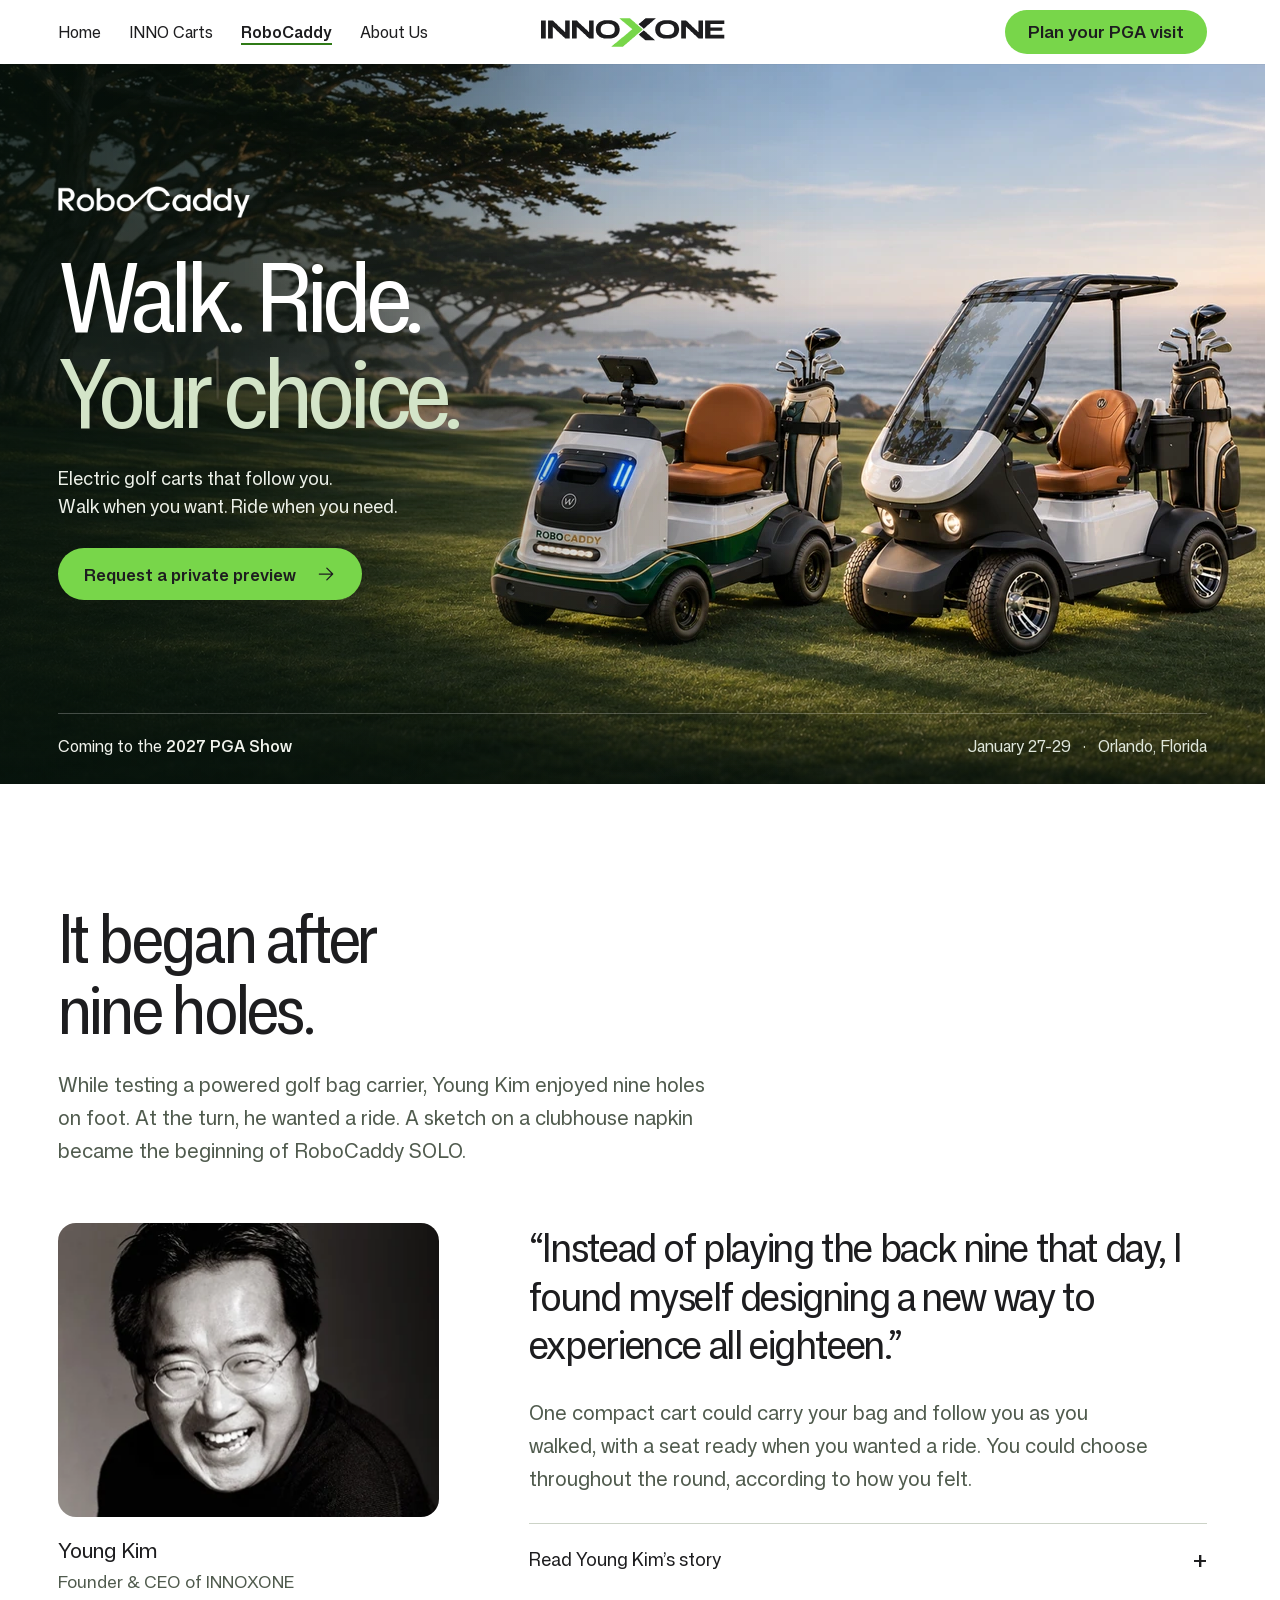
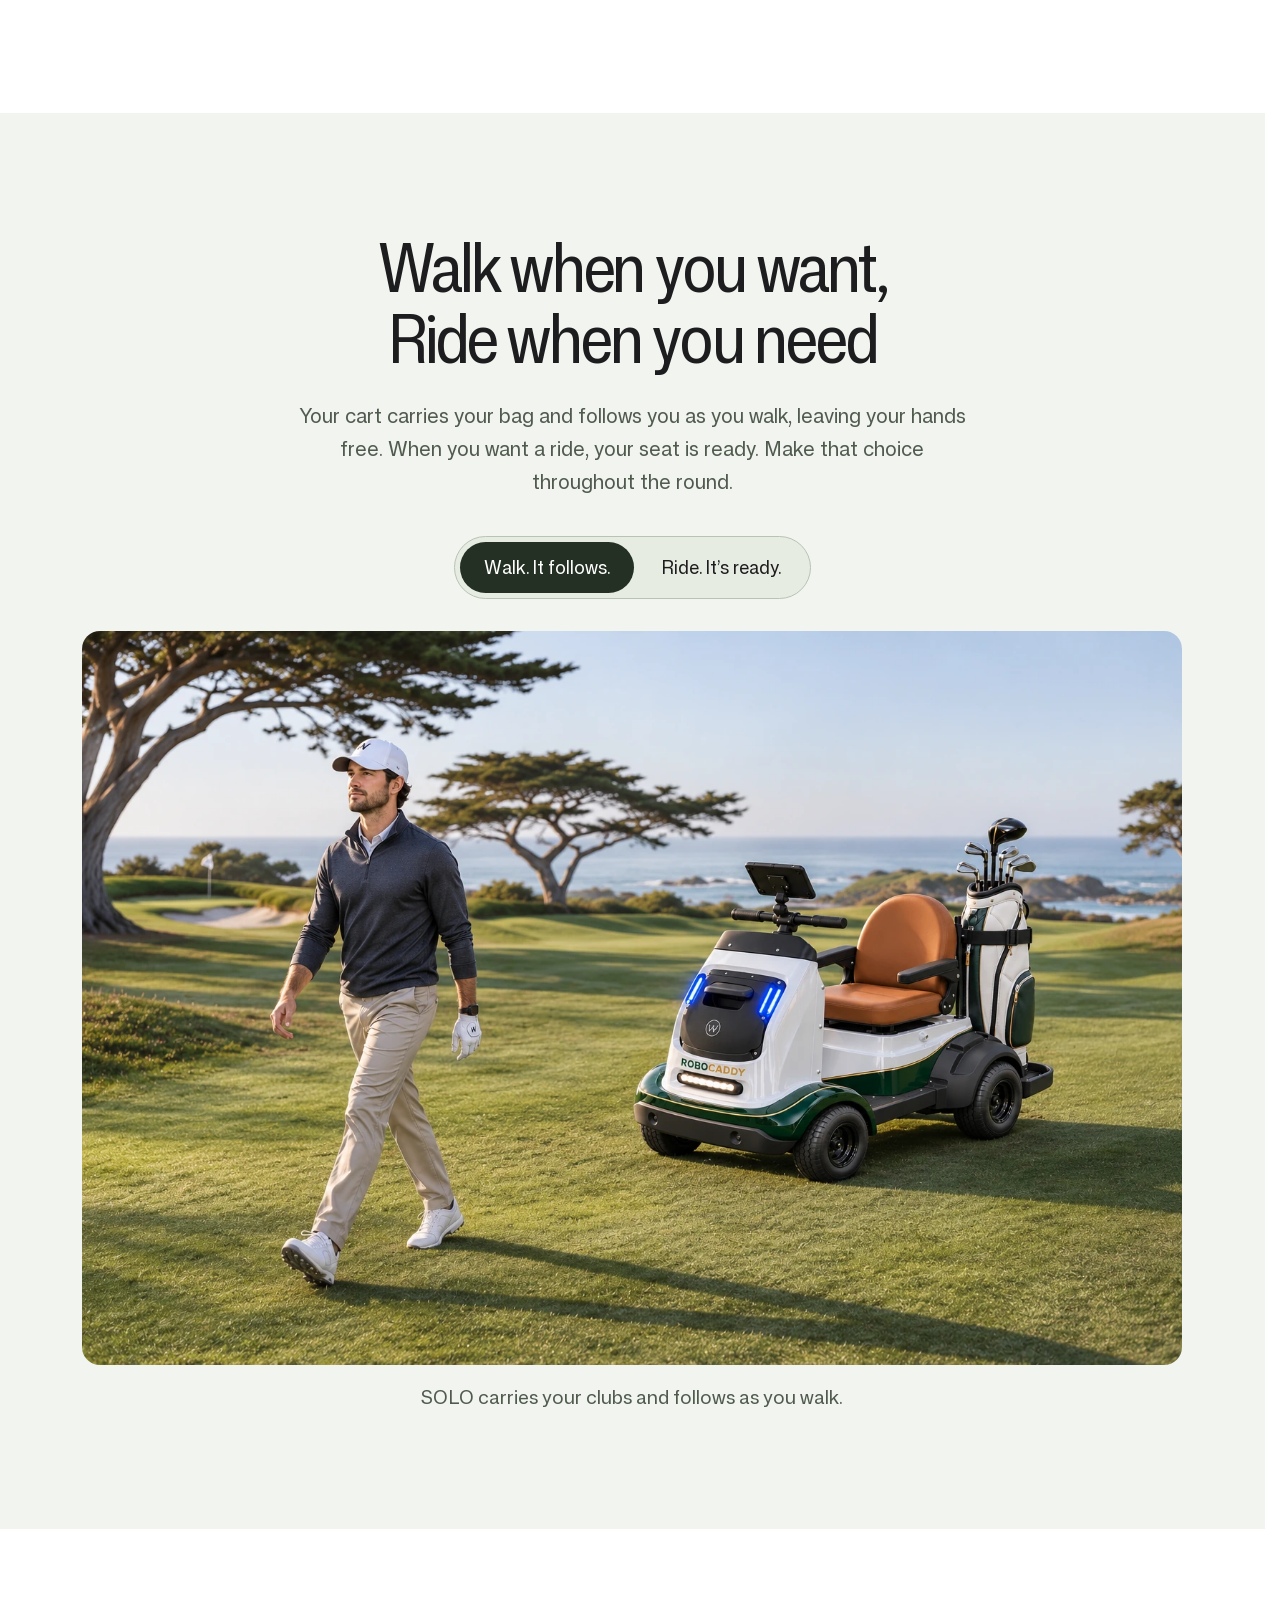
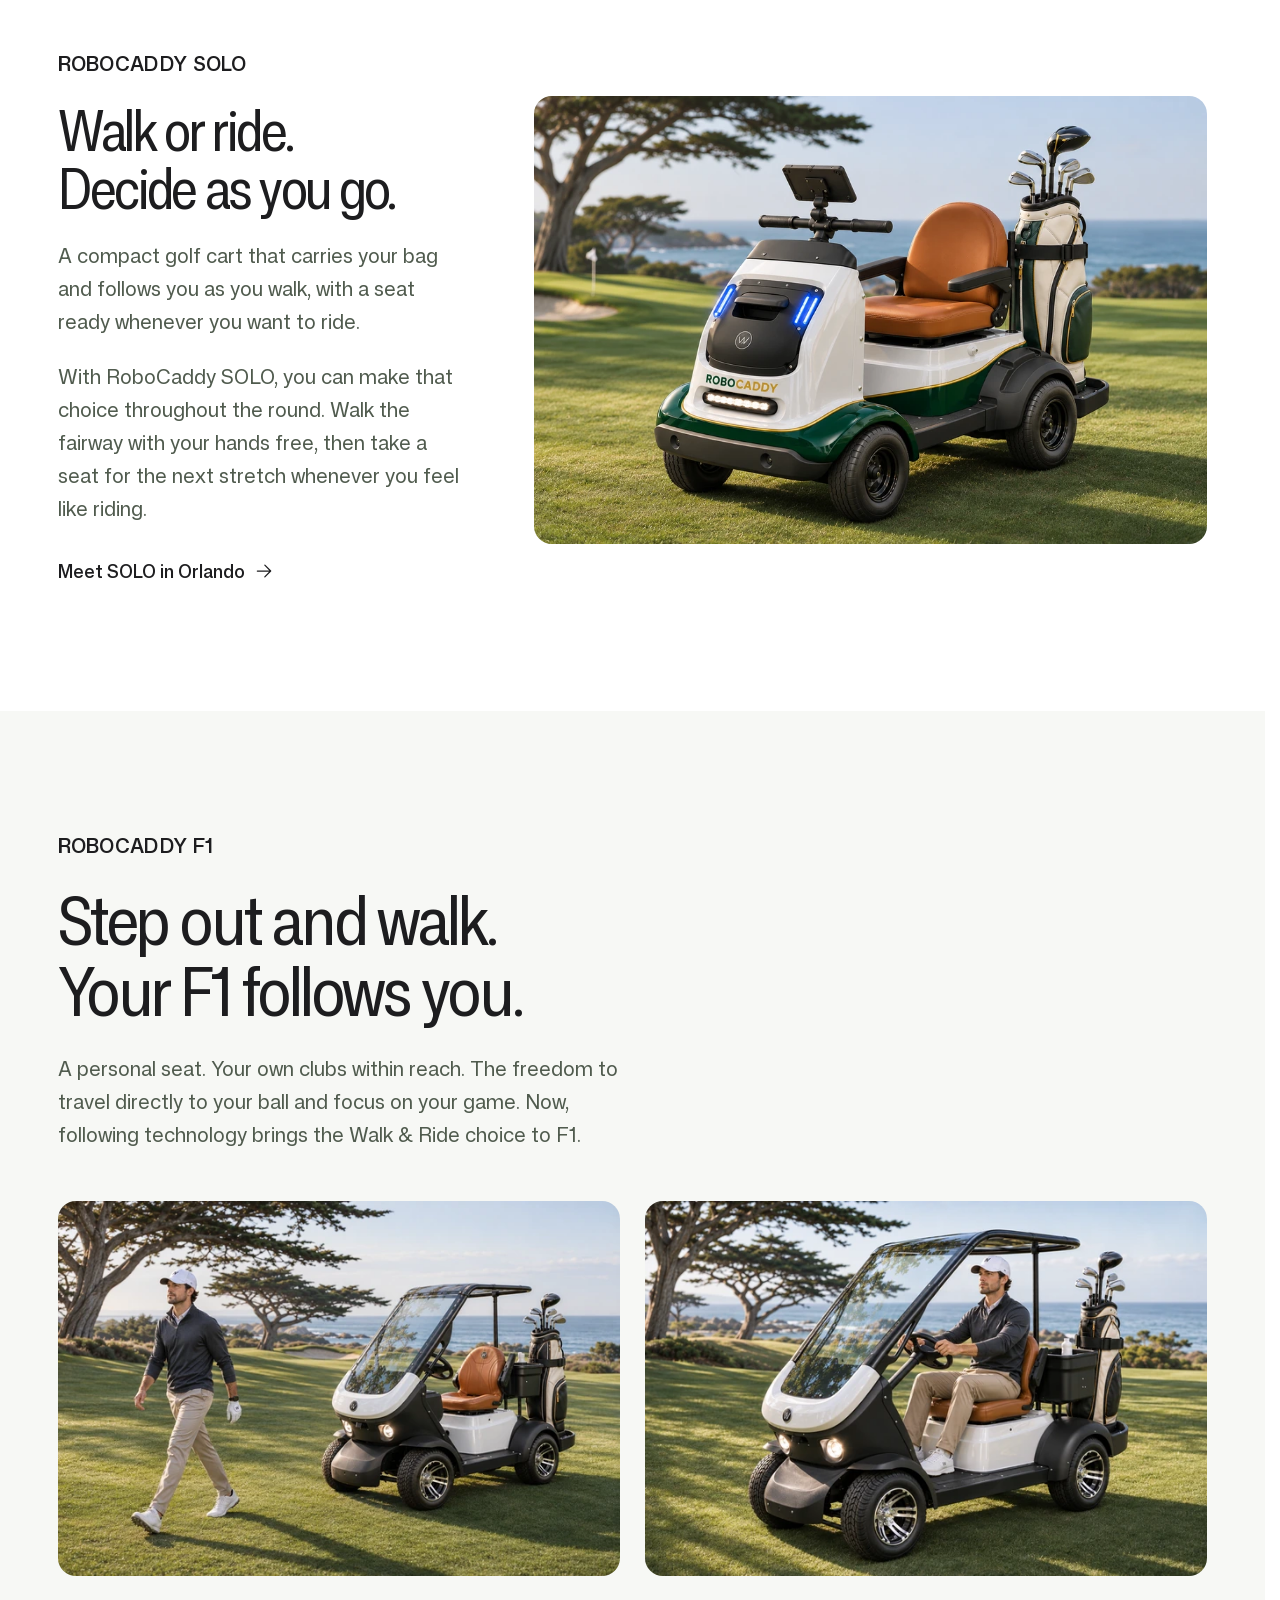
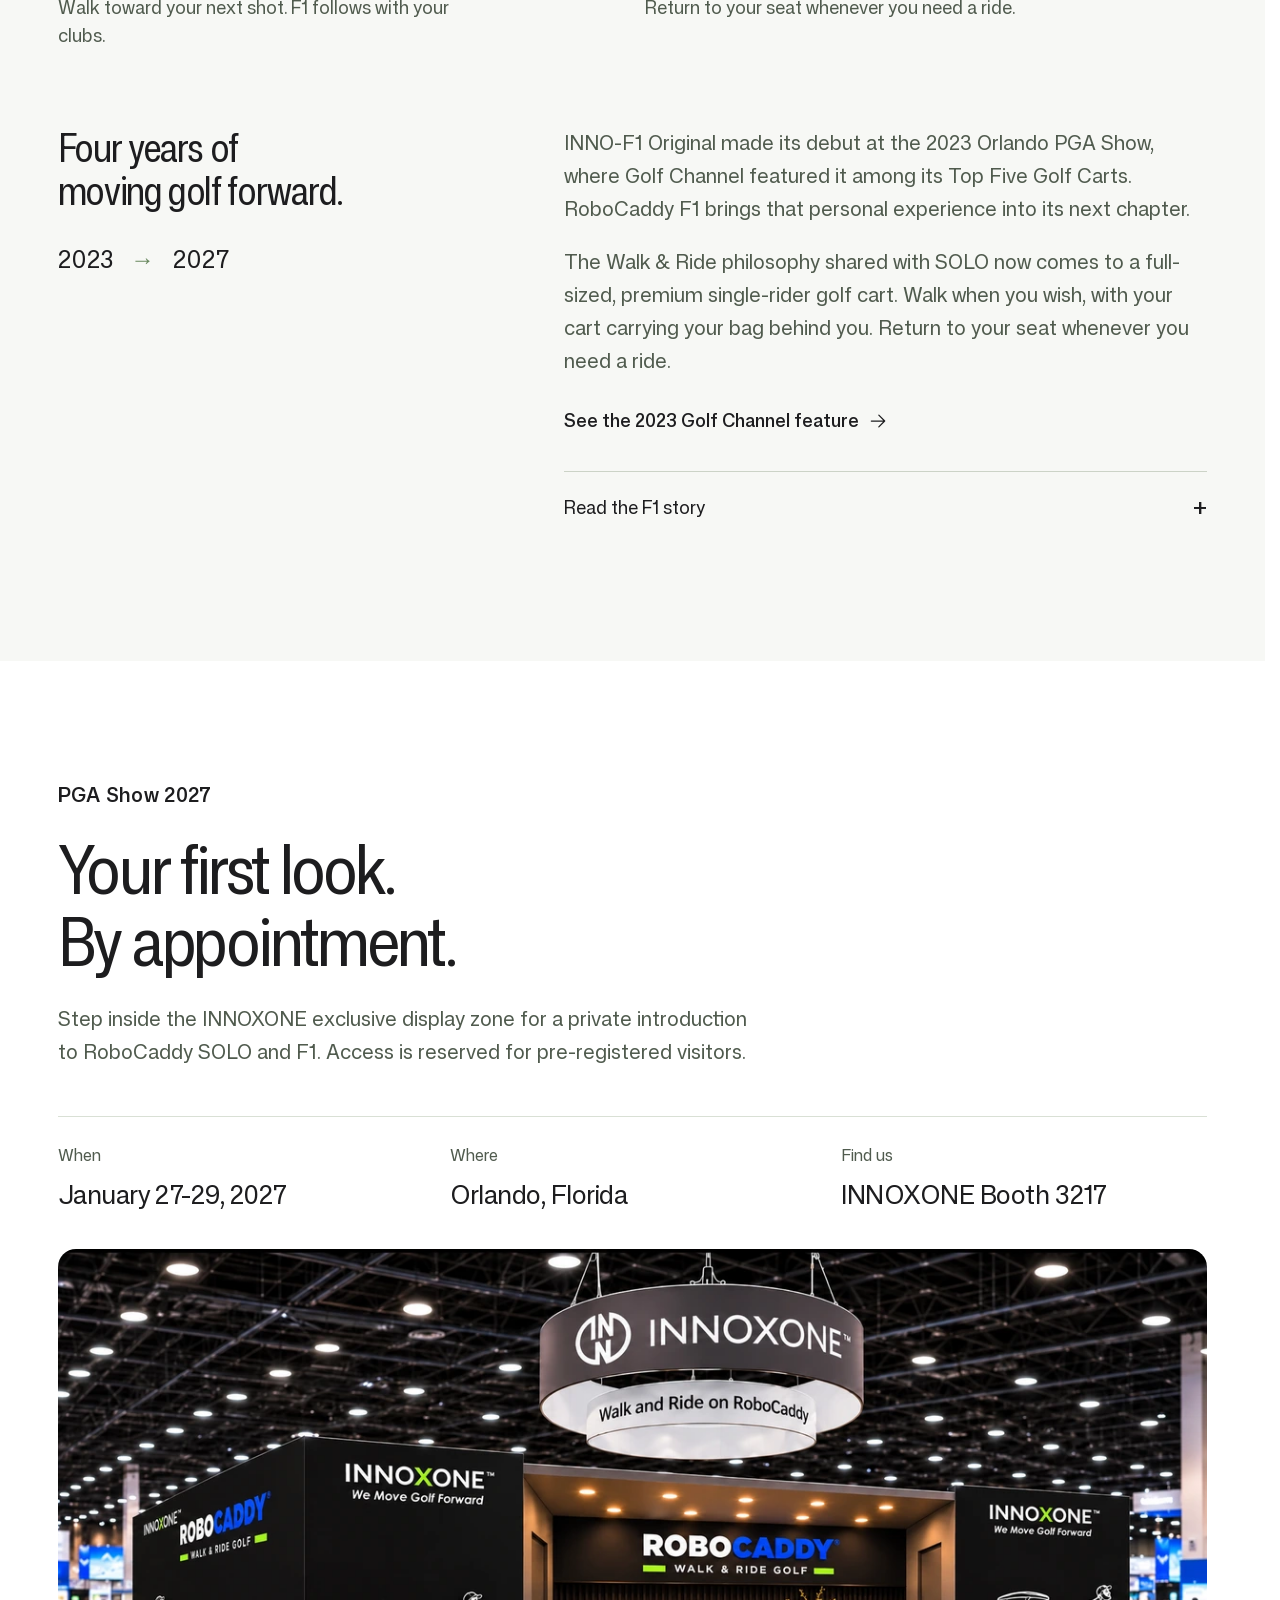
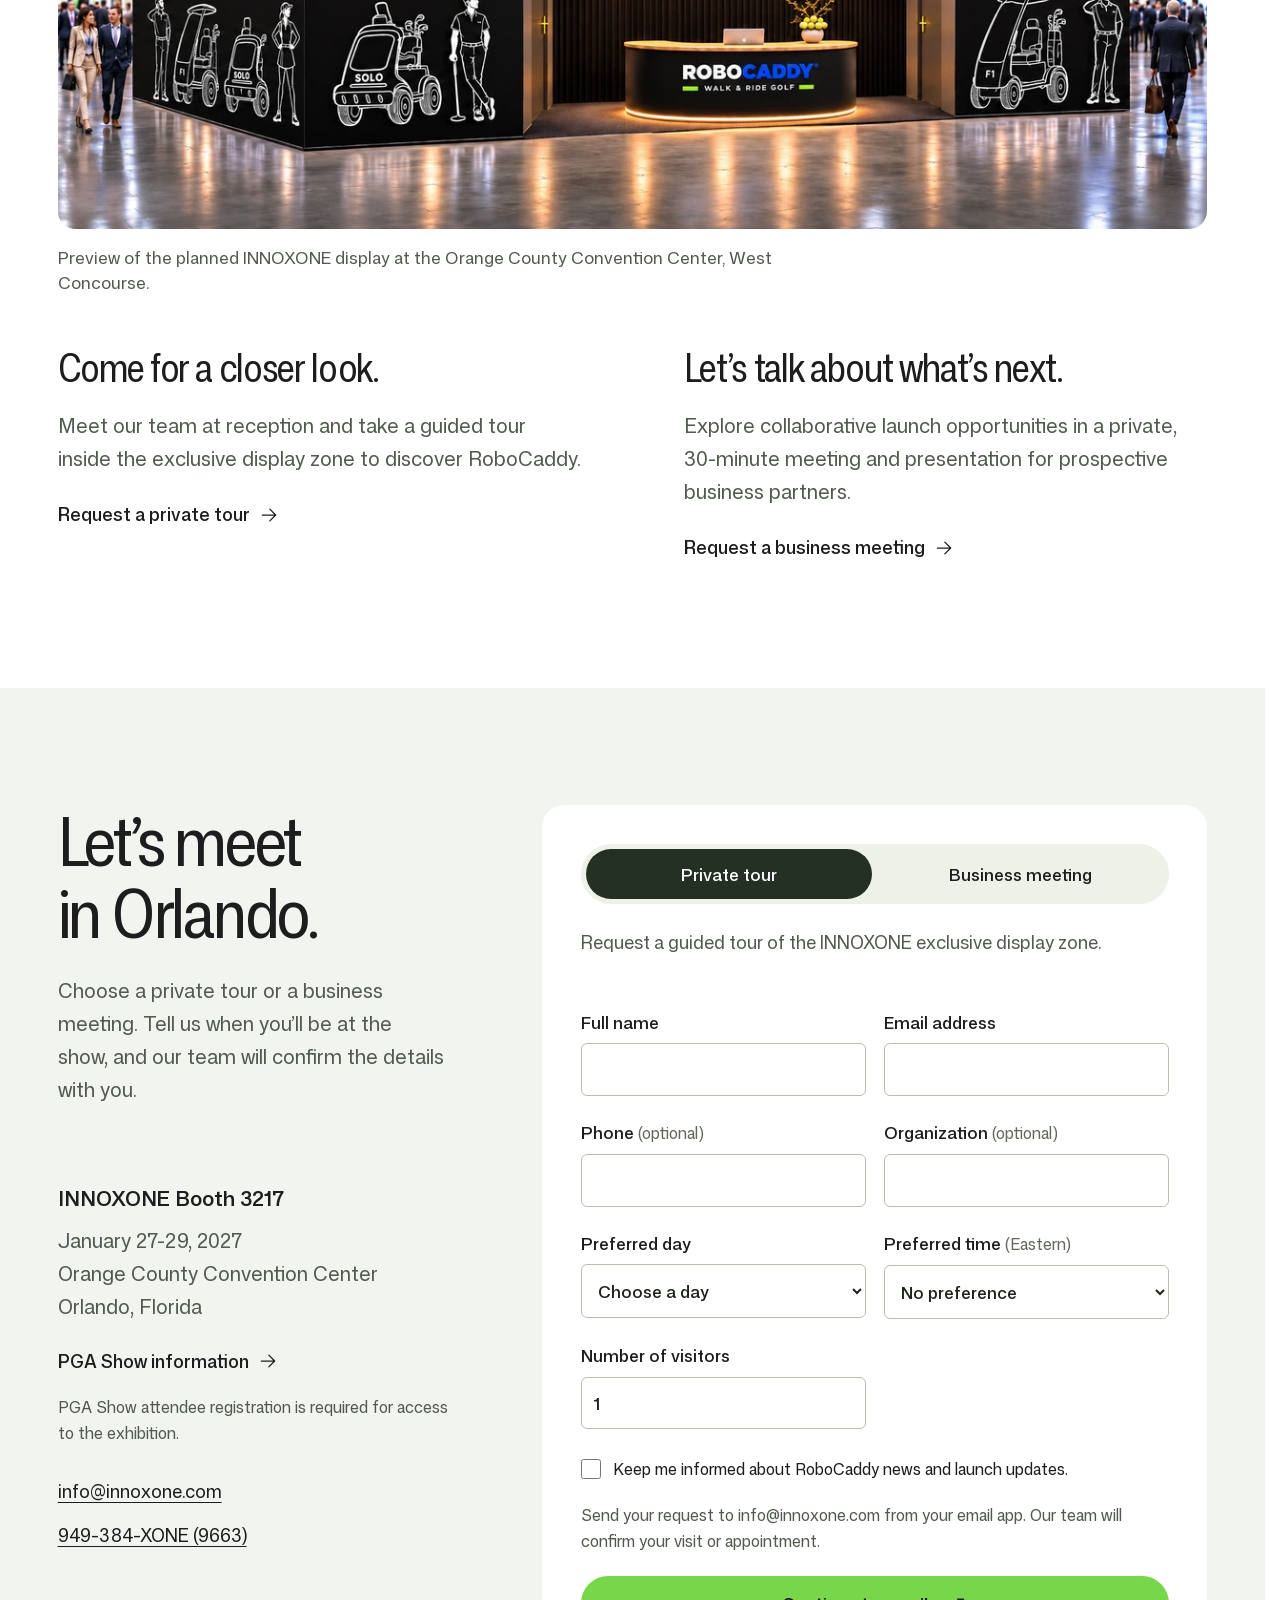
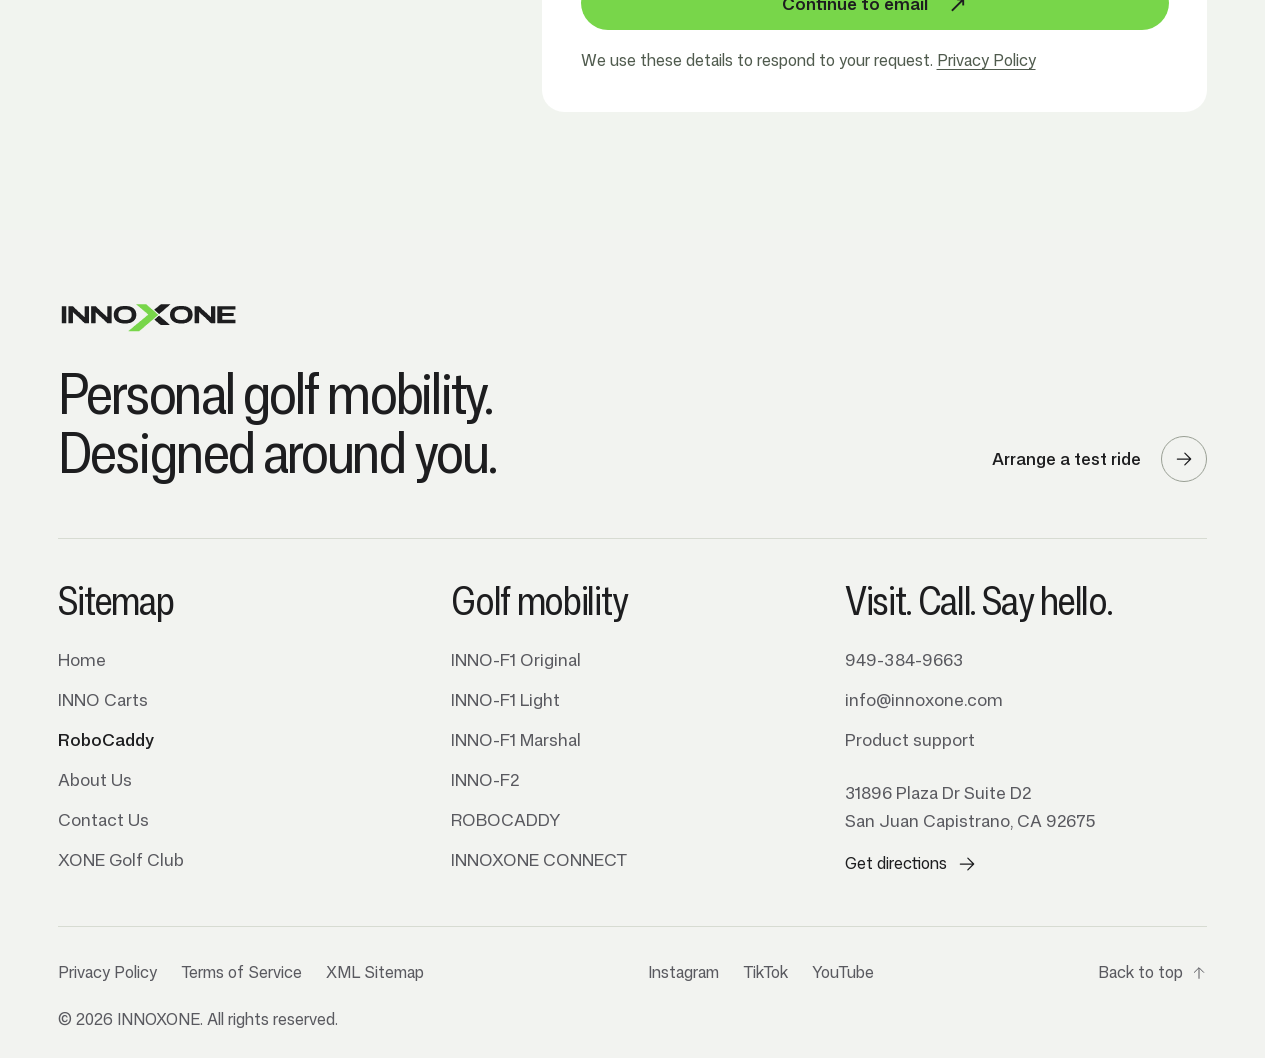
<file: robocaddy/index.html>
<!doctype html>
<html lang="en-US"><head><meta charset="utf-8"><meta name="viewport" content="width=device-width,initial-scale=1,viewport-fit=cover"><meta name="theme-color" content="#ffffff">
<title>RoboCaddy SOLO &amp; F1 | Walk &amp; Ride Golf | INNOXONE</title><meta name="description" content="Meet RoboCaddy SOLO and F1. Personal electric golf carts that follow you as you walk. Request a private tour or business meeting at the 2027 PGA Show.">
<meta name="robots" content="index,follow,max-image-preview:large,max-video-preview:-1"><link rel="canonical" href="https://ausystems.github.io/innoxone/robocaddy/"><link rel="sitemap" type="application/xml" href="../sitemap.xml"><link rel="icon" href="../assets/innoxone-logo.svg" type="image/svg+xml">
<meta property="og:type" content="website"><meta property="og:site_name" content="INNOXONE"><meta property="og:title" content="RoboCaddy SOLO &amp; F1 | Walk &amp; Ride Golf | INNOXONE"><meta property="og:description" content="Meet RoboCaddy SOLO and F1. Personal electric golf carts that follow you as you walk. Request a private tour or business meeting at the 2027 PGA Show."><meta property="og:url" content="https://ausystems.github.io/innoxone/robocaddy/"><meta property="og:image" content="https://ausystems.github.io/innoxone/assets/robo-hero-coastal-1672.webp"><meta property="og:image:width" content="1672"><meta property="og:image:height" content="941"><meta property="og:image:alt" content="RoboCaddy SOLO and F1 product visualization on a coastal golf course at dawn, with their personal seats and golf bags ready for a round."><meta name="twitter:card" content="summary_large_image"><meta name="twitter:title" content="RoboCaddy SOLO &amp; F1 | Walk &amp; Ride Golf | INNOXONE"><meta name="twitter:description" content="Meet RoboCaddy SOLO and F1. Personal electric golf carts that follow you as you walk. Request a private tour or business meeting at the 2027 PGA Show."><meta name="twitter:image" content="https://ausystems.github.io/innoxone/assets/robo-hero-coastal-1672.webp">
<link rel="preload" href="../assets/mona-sans-homepage.woff2" as="font" type="font/woff2" crossorigin>
<script>// Enable the title treatment before the body can paint. Fail open if setup fails.
(() => {
  if (matchMedia('(prefers-reduced-motion: reduce)').matches || !('IntersectionObserver' in window) || !Element.prototype.animate) return;
  const root = document.documentElement;
  const boot = {
    active: true,
    release() {
      boot.active = false;
      clearTimeout(boot.timer);
      root.classList.remove('title-motion-ready');
    }
  };
  window.INNO_TITLE_BOOT = boot;
  root.classList.add('title-motion-ready');
  boot.timer = setTimeout(boot.release, 4000);
})();
</script>
<style>/* INNOXONE's existing palette and Mona Sans, with a quieter product-browsing rhythm.
   Product stages and dialogs: 28px. Photography: 24px. Actions: fully rounded. */
@font-face{font-family:Mona;src:url('../assets/mona-sans-homepage.woff2') format('woff2');font-weight:380 600;font-stretch:85% 100%;font-display:swap}
@font-face{font-family:MonaFallback;src:local('Arial');size-adjust:101.5%;ascent-override:94%;descent-override:24%;line-gap-override:0%}
:root{--paper:#fff;--mist:#f5f5f7;--ink:#1d1d1f;--ink-2:#6e6e73;--line:#e5e5ea;--night:#0b0b0c;--green:#78d64a;--green-ink:#2f7a16;--margin:max(clamp(20px,4.5vw,72px),env(safe-area-inset-left),env(safe-area-inset-right));--ease:cubic-bezier(.22,1,.36,1);font-family:Mona,MonaFallback,sans-serif;color:var(--ink);background:var(--paper);color-scheme:light;font-synthesis:none}
*{box-sizing:border-box}html{scrollbar-gutter:stable;scroll-behavior:smooth;scroll-padding-top:92px}body{margin:0;font-size:20px;line-height:1.5;-webkit-font-smoothing:antialiased}body.dialog-open{overflow:hidden}h1,h2,h3,p,figure{margin:0}h1,h2,h3{font-weight:600;letter-spacing:-.035em;line-height:1.08}a{color:inherit;text-decoration:none}button{font:inherit;color:inherit;border:0;background:none;cursor:pointer}a,button{-webkit-tap-highlight-color:transparent}button:active,.pill:active{transform:scale(.98)}img{display:block;max-width:100%;height:auto}ul{list-style:none;margin:0;padding:0}address{font-style:normal}button,a,summary{touch-action:manipulation}:focus-visible{outline:2px solid var(--ink);outline-offset:5px}.on-dark :focus-visible{outline-color:#fff}[hidden]{display:none!important}.wrap{width:calc(100% - var(--margin)*2);max-width:1440px;margin-inline:auto}.sr-only{position:absolute;width:1px;height:1px;overflow:hidden;clip:rect(0,0,0,0);white-space:nowrap}.skip-link{position:fixed;top:10px;left:16px;background:white;padding:12px 20px;border-radius:8px;z-index:90;transform:translateY(-160%)}.skip-link:focus{transform:none}.arrow{width:20px;height:20px;stroke:currentColor;fill:none;stroke-width:1.5;stroke-linecap:round;stroke-linejoin:round;flex:none}.pill{display:inline-flex;align-items:center;justify-content:center;gap:20px;min-height:48px;padding:12px 25px;border-radius:999px;font-size:17px;line-height:1.2;font-weight:600;background:var(--green);color:var(--ink);transition:background .25s,transform .25s;white-space:nowrap}.pill:hover{background:#8be15f}.pill-dark{background:var(--ink);color:white}.pill-dark:hover{background:#38383b}.pill-white{background:white;color:var(--ink)}.pill-white:hover{background:#e5e5ea}.text-link{display:inline-flex;align-items:center;gap:9px;min-height:44px;font-size:18px;font-weight:500}.text-link:hover{text-decoration:underline;text-underline-offset:5px}.text-link .arrow{transition:transform .5s var(--ease)}.text-link:hover .arrow{transform:translateX(4px)}
.site-header{position:sticky;top:0;z-index:30;height:64px;background:var(--paper)}.header-inner{height:100%;display:grid;grid-template-columns:1fr auto 1fr;gap:24px;align-items:center}.nav-left,.nav-right{display:flex;align-items:center;gap:28px;font-size:16px}.nav-right{justify-content:flex-end}.nav-left>a,.nav-right>a:not(.pill){display:inline-flex;align-items:center;min-height:44px}.nav-left a[aria-current]{font-weight:600}.nav-left a:hover,.nav-right>a:not(.pill):hover{text-decoration:underline;text-underline-offset:5px}.nav-right .pill{min-height:40px;padding:10px 23px}.wordmark{display:block;width:190px;line-height:0}.wordmark svg{width:100%;height:auto}.menu-button{display:none;min-height:44px;padding:0;align-items:center;gap:8px;font-size:16px}.menu-lines{display:flex;flex-direction:column;gap:5px;width:17px}.menu-lines:before,.menu-lines:after{content:'';height:1.5px;background:currentColor;width:17px}

.site-footer{background:var(--mist);padding:48px 0 32px;font-size:16px}.footer-top{display:flex;align-items:center;gap:12px;color:var(--ink-2);font-size:16px;padding-bottom:32px}.footer-top a:hover{text-decoration:underline}.footer-grid{display:grid;grid-template-columns:1fr 1fr 1.3fr;gap:48px}.footer-grid h2{font-size:13px;letter-spacing:0;font-weight:600;margin-bottom:16px}.footer-grid li+li{margin-top:8px}.footer-grid a,.footer-grid address{color:var(--ink-2);line-height:1.65}.footer-grid a:hover{text-decoration:underline;text-underline-offset:4px}.footer-grid address{max-width:280px;margin-top:16px}.footer-bottom{display:flex;justify-content:space-between;align-items:center;gap:24px;margin-top:48px;color:var(--ink-2);font-size:16px}.footer-bottom .wordmark{width:160px}.footer-socials{display:flex;flex-wrap:wrap;gap:20px}.footer-socials a{display:inline-flex;align-items:center;min-height:44px}.footer-socials a:hover{text-decoration:underline}

.dialog-close{position:sticky;top:18px;float:right;z-index:4;margin:18px 18px -62px 0;width:44px;height:44px;display:grid;place-items:center;background:#e9e9ed;border-radius:50%}.dialog-close:hover{background:#dcdce1}.cross{display:block;width:16px;height:16px;position:relative}.cross:before,.cross:after{content:'';position:absolute;width:18px;height:1.5px;background:currentColor;left:-1px;top:7px;transform:rotate(45deg)}.cross:after{transform:rotate(-45deg)}
.menu-dialog{inset:0;border:0;padding:24px var(--margin);width:100%;height:100dvh;max-width:none;max-height:none;margin:0;color:var(--ink);background:white}.menu-dialog .dialog-close{position:absolute;right:var(--margin);top:16px;margin:0;float:none}.menu-dialog nav{display:flex;flex-direction:column;align-items:flex-start;gap:18px;margin-top:72px}.menu-dialog nav a{font-size:clamp(25px,6vw,36px);line-height:1.25;letter-spacing:-.03em;min-height:44px}.menu-dialog nav a[aria-current]{color:var(--green-ink)}.menu-dialog .menu-contact{margin-top:64px;font-size:18px;display:grid;gap:10px}.menu-contact a{min-height:34px;display:inline-flex;align-items:center}.menu-contact p{color:var(--ink-2);max-width:280px;font-size:16px;margin-top:8px}

@media(max-width:1100px){.wordmark{width:165px}.nav-left,.nav-right{gap:20px}}
@media(max-width:900px){.nav-left,.nav-right>a:not(.pill){display:none}.menu-button{display:flex}.header-inner{gap:14px}.footer-grid{gap:32px}}
@media(max-width:767px){.site-header{height:56px}.wordmark{width:136px}.header-inner{gap:8px}.nav-right .pill{min-height:34px;padding:9px 16px;font-size:16px}.menu-button{font-size:16px;gap:7px}.site-footer{padding:32px 0}.footer-grid{grid-template-columns:1fr 1fr;gap:32px 24px}.footer-contact-column{grid-column:1/-1}.footer-grid address{max-width:300px}.footer-bottom{flex-direction:column;align-items:flex-start;gap:24px;margin-top:30px}.footer-bottom .wordmark{width:145px}.footer-socials{gap:20px}.menu-dialog .wordmark{margin-top:6px}}
@media(max-width:359px){.wordmark{width:118px}.nav-right .pill{padding-inline:12px}}
.menu-dialog::backdrop{background:rgba(16,16,20,.6)}
html.dialog-fallback .menu-button{display:none}html.dialog-fallback .site-header .nav-left{display:flex}html.dialog-fallback .site-header .nav-left>a:not([aria-current]){display:none}html.dialog-fallback .site-header .nav-left>a{font-size:16px}html.dialog-fallback .site-header .wordmark{width:110px}html.dialog-fallback .site-header .nav-right{display:none}html.dialog-fallback .site-header .header-inner{grid-template-columns:1fr auto}

/* A consistent, accessible rhythm across the collection, story and contact pages. */
:root{--header-height:64px}
html{scroll-padding-top:var(--header-height)}
main h1,main h2{text-wrap:balance}main p{text-wrap:pretty}
main section[id],main article[id],main [tabindex="-1"]{scroll-margin-top:20px}
.site-header{background:rgba(255,255,255,.96);border-bottom:1px solid transparent}
.nav-left a[aria-current],.nav-right>a[aria-current]{text-decoration:underline;text-decoration-color:var(--green-ink);text-underline-offset:7px;text-decoration-thickness:2px}
.nav-right .pill{min-height:44px}.cta-short{display:none}
.footer-grid li+li{margin-top:0}.footer-grid li>a{display:inline-flex;align-items:center;min-height:36px}
.footer-legal{display:flex;flex-wrap:wrap;gap:8px 24px;margin-top:20px;color:var(--ink-2);font-size:16px}.footer-legal a{display:inline-flex;align-items:center;min-height:44px}.footer-legal a:hover{text-decoration:underline;text-underline-offset:4px}
.menu-dialog{overflow-y:auto;overscroll-behavior:contain;padding-bottom:max(32px,env(safe-area-inset-bottom))}.menu-contact a{min-height:44px}
@media(max-width:767px){:root{--header-height:56px}html{scroll-padding-top:var(--header-height)}.nav-right .pill{min-height:44px;padding-block:12px}.cta-wide{display:none}.cta-short{display:inline}.footer-grid li>a{min-height:44px}.footer-legal{margin-top:12px}}
@media(max-height:500px) and (max-width:1000px){.menu-dialog nav{margin-top:36px;gap:8px}.menu-dialog nav a{font-size:25px}.menu-dialog .menu-contact{margin-top:28px;gap:0}}
@media(prefers-reduced-motion:reduce){html{scroll-behavior:auto}}
.site-header .nav-right .pill{min-height:44px}

/* A complete, calm sitemap at the end of every journey. */
.global-footer{background:var(--mist);color:var(--ink);padding:64px 0 26px;font-size:17px;line-height:1.6}
.global-footer .footer-signature{display:flex;justify-content:space-between;align-items:flex-end;gap:40px;padding-bottom:48px}
.global-footer .footer-brand{display:block;width:210px;line-height:0}.global-footer .footer-brand svg{width:100%;height:auto}
.global-footer .footer-promise{font-size:clamp(27px,3vw,42px);font-weight:400;font-stretch:90%;line-height:1.12;letter-spacing:-.035em;margin:24px 0 0;max-width:540px}
.global-footer .footer-signature .text-link{flex:none;font-size:17px}
.global-footer .footer-map{display:grid;grid-template-columns:1fr 1.15fr 1.3fr;gap:64px;padding-block:40px;border-block:1px solid #dddde2}
.global-footer h2,.global-footer h3{font-size:13px;font-weight:600;letter-spacing:0;line-height:1.4;margin:0 0 18px;font-stretch:100%}
.global-footer ul{list-style:none;padding:0;margin:0}.global-footer li>a{display:inline-flex;align-items:center;min-height:36px;color:#59595f;font-size:17px;line-height:1.4}
.global-footer a:hover{text-decoration:underline;text-underline-offset:4px}.global-footer .footer-brand:hover{text-decoration:none}
.global-footer a[aria-current]{color:var(--ink);font-weight:500}
.global-footer address{font-style:normal;font-size:17px;line-height:1.65;color:#59595f;max-width:270px;margin-top:18px}
.global-footer .footer-directions{font-size:16px;margin-top:8px;min-height:44px;display:inline-flex;align-items:center;gap:10px}
.global-footer .footer-last{display:flex;flex-wrap:wrap;justify-content:space-between;align-items:center;gap:12px 32px;margin-top:24px;color:#59595f;font-size:16px}
.global-footer .footer-utility,.global-footer .footer-networks{display:flex;flex-wrap:wrap;align-items:center;gap:0 24px}
.global-footer .footer-last a{display:inline-flex;align-items:center;min-height:44px}.global-footer .footer-copyright{font-size:16px;color:#59595f;margin-top:12px}
.global-footer .back-top{gap:8px}.global-footer .back-top .arrow{width:16px;height:16px;transform:rotate(-90deg)}
@media(max-width:900px){.global-footer .footer-map{gap:36px}.global-footer .footer-brand{width:185px}}
@media(max-width:599px){.global-footer{padding:44px 0 24px}.global-footer .footer-signature{display:block;padding-bottom:32px}.global-footer .footer-brand{width:180px}.global-footer .footer-promise{font-size:32px;max-width:310px;margin-top:22px}.global-footer .footer-signature .text-link{margin-top:16px}.global-footer .footer-map{grid-template-columns:1fr 1fr;gap:32px 24px;padding-block:28px}.global-footer .footer-contact{grid-column:1/-1}.global-footer h2,.global-footer h3{margin-bottom:12px}.global-footer li>a{min-height:44px;font-size:16px}.global-footer address{max-width:290px;font-size:16px;margin-top:14px}.global-footer .footer-last{display:block;margin-top:18px}.global-footer .footer-utility{gap:0 20px}.global-footer .footer-networks{gap:0 24px;margin-top:6px}.global-footer .footer-copyright{margin-top:14px}.global-footer .back-top{margin-top:4px}}

/* Shared editorial refinement. Keep the established palette and native interactions. */
:root{--editorial-space:clamp(72px,8vw,120px);--photo-radius:10px}
::selection{background:#c8edb3;color:#1d1d1f}
.site-header{box-shadow:0 1px 0 #1d1d1f0a}
.pill-outline:hover{background:#f1f3ef;border-color:#686d65}
.menu-layout{width:100%;max-width:1280px;margin:64px auto 0;display:grid;grid-template-columns:1fr 1fr;gap:10%;align-items:start}
.menu-primary{min-width:0}
.menu-dialog .menu-layout nav,.mobile-menu .menu-layout nav{margin-top:0;gap:4px}
.menu-dialog .menu-layout nav a,.mobile-menu .menu-layout nav a{font-size:clamp(28px,3.6vw,52px);font-weight:400;font-stretch:90%;letter-spacing:-.04em;line-height:1.12;min-height:64px;padding-block:10px}
.menu-dialog .menu-contact,.mobile-menu .menu-contact{margin-top:36px;padding-top:22px;border-top:1px solid var(--line);gap:2px;font-size:17px}
.menu-layout .menu-contact p{font-size:16px;line-height:1.7;margin-top:12px}
.menu-story{display:block;align-self:start;color:var(--ink)}
.menu-story figure{margin:0;aspect-ratio:1.2;border-radius:var(--photo-radius);overflow:hidden}
.menu-story img{width:100%;height:100%;object-fit:cover;object-position:50% 50%;transition:transform .8s var(--ease)}
.menu-story-copy{display:block;margin-top:20px}
.menu-story-copy>span:first-child{display:block;font-size:clamp(23px,2.5vw,36px);font-stretch:90%;letter-spacing:-.03em;line-height:1.15;max-width:390px}
.menu-story-action{display:flex;justify-content:space-between;align-items:center;font-size:16px;margin-top:14px;min-height:44px}
.menu-story-action>span{font-size:23px;font-weight:400}
.menu-story:hover .menu-story-action{text-decoration:underline;text-underline-offset:5px}
@media(hover:hover) and (pointer:fine){
.menu-story:hover img{transform:scale(1.025)}
}
.global-footer{padding-top:72px;background:#f2f3f0}
.global-footer .footer-signature{padding-bottom:56px;align-items:end}
.global-footer .footer-brand{width:180px}
.global-footer .footer-promise{font-size:clamp(36px,4.4vw,66px);line-height:1.04;max-width:850px;margin-top:32px;letter-spacing:-.04em}
.global-footer .footer-signature>.text-link{gap:20px;font-size:17px}
.global-footer .footer-signature>.text-link .arrow{width:46px;height:46px;padding:12px;border:1px solid #999f94;border-radius:50%}
.global-footer .footer-map{grid-template-columns:1fr 1fr 1.2fr;gap:8%;border-color:#d7dbd2;padding-block:40px}
.global-footer li>a{min-height:40px}
@media(max-width:767px){
.menu-layout{grid-template-columns:1fr;margin-top:36px;gap:28px}
.menu-dialog .menu-layout nav a,.mobile-menu .menu-layout nav a{font-size:32px;min-height:54px;line-height:1.15;padding-block:8px}
.menu-dialog .menu-contact,.mobile-menu .menu-contact{margin-top:22px;padding-top:18px}
.menu-story{display:grid;grid-template-columns:minmax(0,.95fr) minmax(0,1fr);gap:20px;align-items:center}
.menu-story figure{aspect-ratio:1.2;border-radius:6px}
.menu-story-copy{margin:0}
.menu-story-copy>span:first-child{font-size:23px;line-height:1.12}
.menu-story-action{font-size:16px;gap:10px;margin-top:8px;min-height:44px}
.menu-story-action>span{font-size:21px}
.global-footer{padding-top:48px}
.global-footer .footer-signature{padding-bottom:36px}
.global-footer .footer-promise{font-size:38px;max-width:450px;margin-top:28px}
.global-footer .footer-map{gap:32px 24px;grid-template-columns:1fr 1fr;padding-block:28px}
.global-footer li>a{min-height:44px}
.global-footer .footer-contact{grid-column:1/-1}
}
@media(max-width:359px){
.menu-story{gap:14px}
.menu-story-copy>span:first-child{font-size:20px}
.menu-story-action{font-size:16px;gap:5px}
.global-footer .footer-promise{font-size:32px}
}
@media(orientation:landscape) and (max-height:500px){
.menu-layout{margin-top:28px;grid-template-columns:1fr .7fr;gap:8%}
.menu-dialog .menu-layout nav a,.mobile-menu .menu-layout nav a{font-size:26px;min-height:44px;padding-block:6px}
.menu-story{display:block}
.menu-story figure{aspect-ratio:1.7}
.menu-story-copy{margin-top:16px}
.menu-story-copy>span:first-child{font-size:24px}
.menu-story-action{font-size:16px}
}
@media(prefers-reduced-motion:reduce){
.menu-story img{transition:none}
.menu-story:hover img{transform:none}
}
@media print{
.menu-layout{display:none}
}

.robocaddy-page { --robo-surface: #f1f4ef; --robo-muted: #505b4e; --robo-radius: 18px; --robo-deep: #40563b; }
.robocaddy-page h1, .robocaddy-page h2, .robocaddy-page h3 { font-weight: 400; font-stretch: 90%; }
.robocaddy-page h2 { font-size: clamp(42px, 5.3vw, 78px); letter-spacing: -.048em; line-height: 1.05; }
.robocaddy-page h3 { font-size: clamp(28px, 3vw, 42px); line-height: 1.12; letter-spacing: -.035em; }
.robocaddy-page main p { font-size: 20px; line-height: 1.65; color: var(--robo-muted); }
.robo-section-space { padding-block: clamp(80px, 9.2vw, 144px); }
.robocaddy-page :is(section[id], .robo-letter) { scroll-margin-top: 24px; }
/* A single photographic stage, with separate art direction for smaller screens. */
.robo-hero { position: relative; isolation: isolate; overflow: hidden; background: #102018; color: #fff; min-height: clamp(580px, min(56.25vw, calc(100svh - 64px)), 880px); }
.robo-hero-scene { position: absolute; inset: 0; z-index: -2; overflow: hidden; }
.robo-hero-scene img { width: 100%; height: 100%; object-fit: cover; object-position: center 58%; }
.robo-hero::after { content: ''; position: absolute; inset: 0; z-index: -1; pointer-events: none; background: linear-gradient(90deg, rgba(7,20,13,.72) 0%, rgba(7,20,13,.48) 27%, rgba(7,20,13,.12) 47%, transparent 66%), linear-gradient(0deg, rgba(5,16,10,.7), transparent 25%); }
.robo-hero-layout { min-height: inherit; display: flex; flex-direction: column; padding-block: clamp(32px, 4vw, 60px) 26px; }
.robo-hero-copy { width: 44%; max-width: 550px; margin-block: auto; padding-bottom: 42px; }
.robo-official-logo { width: clamp(168px, 15vw, 216px); height: auto; filter: brightness(0) invert(1); margin: 0 0 clamp(26px, 2.5vw, 38px); }
.robo-hero h1 { font-size: clamp(74px, 7.4vw, 114px); font-weight: 420; letter-spacing: -.06em; line-height: .98; text-wrap: initial; }
.robo-hero-choice { display: block; color: #d3e4c8; margin-top: .035em; white-space: nowrap; }
.robocaddy-page .robo-hero-copy > p { margin-top: 26px; color: #edf1e9; font-size: clamp(17px, 1.4vw, 20px); line-height: 1.55; font-weight: 400; }
.robo-hero-copy > p > span { display: block; }
.robo-hero-copy > .pill { margin-top: 28px; min-height: 52px; padding-inline: 26px; }
.robo-hero :focus-visible { outline-color: #fff; }
.robo-hero-event { display: flex; align-items: center; justify-content: space-between; gap: 24px; padding-top: 20px; border-top: 1px solid rgba(255,255,255,.24); color: #f1f3ed; font-size: 16px; line-height: 1.5; }
.robo-hero-event strong { font-weight: 550; }
.robo-hero-event > span:last-child { color: #e0e7dc; }
.robo-hero-event > span:last-child > span { margin-inline: 8px; }
@media (prefers-reduced-motion: no-preference) {
  .robo-hero-scene img { animation: robo-scene-arrive 1.9s cubic-bezier(.18,.6,.24,1) both; }
  .robo-official-logo { animation: robo-copy-arrive .9s .1s both; }
  .robo-hero-copy > p { animation: robo-copy-arrive .9s .45s both; }
  .robo-hero-copy > .pill { animation: robo-copy-arrive .9s .65s backwards; }
  .robo-hero-event { animation: robo-copy-arrive .9s .8s both; }
}
@keyframes robo-scene-arrive { from { transform: scale(1.035); } to { transform: scale(1); } }
@keyframes robo-copy-arrive { from { opacity: 0; translate: 0 7px; } to { opacity: 1; translate: 0 0; } }
.robo-story-heading { max-width: 790px; margin-bottom: 56px; }
.robo-story-heading > p { max-width: 54ch; margin-top: 24px; }
.robo-founder-layout { display: grid; grid-template-columns: minmax(0, .72fr) minmax(0, 1.28fr); gap: clamp(32px, 7vw, 100px); align-items: start; }
.robo-founder { position: sticky; top: 100px; }
.robo-founder img { width: 100%; aspect-ratio: 1.3; object-fit: cover; border-radius: var(--robo-radius); }
.robo-founder figcaption { margin-top: 18px; font-size: 21px; }
.robo-founder figcaption span { display: block; color: var(--robo-muted); font-size: 17px; margin-top: 3px; }
.robo-founder-words blockquote { margin: 0 0 28px; font-size: clamp(29px, 3.1vw, 45px); letter-spacing: -.035em; line-height: 1.22; font-stretch: 95%; text-wrap: pretty; }
.robo-founder-words > p { max-width: 52ch; }
.robo-letter { margin-top: 28px; border-top: 1px solid #ccd3c7; }
.robo-letter summary { display: flex; justify-content: space-between; gap: 20px; align-items: center; list-style: none; padding-block: 22px; font-size: 18px; cursor: pointer; transition: color .25s; }
.robo-letter summary:hover { color: var(--robo-deep); }
.robo-letter summary::-webkit-details-marker { display: none; }
.robo-letter summary > span { display: inline-block; font-size: 26px; line-height: 1; transition: transform .25s; }
.robo-letter[open] summary > span { transform: rotate(45deg); }
.robo-letter-body { padding: 10px 0 26px; }
.robo-letter-body p + p { margin-top: 20px; }
.robo-letter-body .letter-signature { color: var(--ink); margin-top: 32px; font-size: 22px; }
.letter-signature span { display: block; font-size: 17px; color: var(--robo-muted); }
.robo-choice { background: var(--robo-surface); }
.robo-centered-heading { max-width: 1050px; text-align: center; margin: 0 auto 38px; }
.robo-centered-heading > p { max-width: 56ch; margin: 26px auto 0; }
.robo-mode-demo { max-width: 1100px; margin: auto; }
.robo-mode-controls { width: fit-content; display: flex; gap: 4px; margin: 0 auto 32px; border: 1px solid #b9c3b2; border-radius: 999px; padding: 5px; background: #e7ece2; }
.robo-mode-controls button { font-size: 18px; min-height: 48px; padding: 12px 24px; border-radius: 999px; transition: background .3s, color .3s; }
.robo-mode-controls button[aria-selected="true"] { color: white; background: #243023; }
.robo-mode-controls button:hover:not([aria-selected="true"]) { background: #d9e2d3; }
.robo-mode-panel figure { margin: 0; }
.robo-mode-panel img { border-radius: var(--robo-radius); width: 100%; aspect-ratio: 3 / 2; object-fit: cover; }
.robo-mode-panel figcaption { padding-top: 18px; font-size: 19px; color: var(--robo-muted); text-align: center; }
.robo-solo { display: grid; grid-template-columns: minmax(0, .76fr) minmax(0, 1.24fr); gap: clamp(32px, 5vw, 76px); align-items: center; }
.robocaddy-page .robo-model-name { font-size: 20px; font-weight: 550; color: var(--ink); margin-bottom: 22px; letter-spacing: .015em; }
.robo-model-copy h2 { font-size: clamp(42px, 4.3vw, 64px); }
.robo-model-copy > p:not(.robo-model-name) { margin-top: 22px; }
.robo-model-copy .text-link { margin-top: 24px; }
.robo-solo-photo { overflow: hidden; border-radius: var(--robo-radius); }
.robo-solo-photo img { width: 100%; }
.robo-f1 { background: #f7f8f5; }
.robo-f1-heading { max-width: 1000px; margin-bottom: 50px; }
.robo-f1-heading > p:last-child { max-width: 48ch; margin-top: 26px; }
.robo-f1-photos { display: grid; grid-template-columns: repeat(2, minmax(0, 1fr)); gap: clamp(18px, 2vw, 30px); }
.robo-f1-photos figure { overflow: hidden; }
.robo-f1-photos img { width: 100%; aspect-ratio: 3 / 2; object-fit: cover; border-radius: var(--robo-radius); }
.robo-f1-photos figcaption { font-size: 18px; color: var(--robo-muted); line-height: 1.55; padding: 18px 0 0; max-width: 37ch; }
.robo-f1-story { display: grid; grid-template-columns: minmax(0, .8fr) minmax(0, 1.2fr); gap: clamp(32px, 6vw, 90px); margin-top: 76px; }
.robo-f1-story > div > p + p { margin-top: 20px; }
.robo-f1-story .text-link { margin-top: 22px; }
.robo-years { display: flex; align-items: center; gap: 18px; margin-top: 28px; }
.robocaddy-page .robo-years { font-size: 24px; color: var(--ink); }
.robo-years span:nth-child(2) { color: #6a8960; }
.robo-showcase-heading { max-width: 890px; }
.robo-showcase-heading > p:last-child { max-width: 58ch; margin-top: 26px; }
.robo-event-details { display: grid; grid-template-columns: repeat(3, minmax(0, 1fr)); gap: 26px; margin: 48px 0 36px; padding-top: 26px; border-top: 1px solid #d9e0d5; }
.robo-event-details dt { font-size: 16px; color: var(--robo-muted); margin-bottom: 8px; }
.robo-event-details dd { font-size: clamp(20px, 2vw, 28px); margin: 0; letter-spacing: -.02em; }
.robo-booth { overflow: hidden; }
.robo-booth img { width: 100%; border-radius: var(--robo-radius); }
.robo-booth figcaption { margin-top: 16px; font-size: 17px; color: var(--robo-muted); max-width: 65ch; }
.robo-visit-options { display: grid; grid-template-columns: repeat(2, minmax(0, 1fr)); gap: clamp(32px, 8vw, 120px); margin-top: 50px; }
.robo-visit-options article > p { margin-top: 20px; max-width: 46ch; }
.robo-visit-options .text-link { margin-top: 18px; }
.robo-registration { background: var(--robo-surface); }
.robo-registration-grid { display: grid; grid-template-areas: "intro form" "details form"; grid-template-rows: auto 1fr; grid-template-columns: minmax(0, .76fr) minmax(0, 1.24fr); gap: clamp(36px, 6vw, 90px); align-items: start; }
.robo-registration-intro { grid-area: intro; }
.robo-registration-details { grid-area: details; }
.robo-registration-grid > .pga-request { grid-area: form; }
.robo-registration-intro > p { margin-top: 26px; max-width: 34ch; }
.robo-request-event { margin-top: 0; }
.robo-request-event strong { font-weight: 550; font-size: 21px; }
.robo-request-event p { margin-top: 10px; }
.robo-registration-details .text-link { margin-top: 16px; }
.robocaddy-page .robo-attendee-note { font-size: 16px; line-height: 1.6; margin-top: 12px; }
.robo-request-contact { margin-top: 32px; display: flex; align-items: start; flex-direction: column; gap: 8px; font-size: 18px; }
.robo-request-contact a { min-height: 36px; text-decoration: underline; text-underline-offset: 4px; }
@media (max-width: 1100px) {
  .robo-registration-grid { grid-template-columns: minmax(0, .8fr) minmax(0, 1.2fr); gap: 32px; }
}
@media (min-width: 1024px) and (max-width: 1199px) {
  .robo-hero-layout { padding-top: 30px; }
  .robo-hero-copy { width: 46%; padding-bottom: 30px; }
  .robo-hero h1 { font-size: 74px; }
  .robo-official-logo { margin-bottom: 24px; }
  .robocaddy-page .robo-hero-copy > p { margin-top: 20px; }
  .robo-hero-copy > .pill { margin-top: 24px; }
}
@media (max-width: 1023px) {
  .robo-hero { min-height: calc(440px + 72vw); background: #0c170f; }
  .robo-hero-scene img { position: absolute; bottom: 0; height: auto; width: 100%; object-fit: initial; object-position: initial; -webkit-mask-image: linear-gradient(180deg, transparent, #000 22%); mask-image: linear-gradient(180deg, transparent, #000 22%); }
  .robo-hero::after { background: linear-gradient(180deg, #0c170f 0%, rgba(12,23,15,.42) 18%, transparent 54%), linear-gradient(0deg, rgba(5,16,10,.8), transparent 17%); }
  .robo-hero-layout { padding-block: 40px 24px; }
  .robo-hero-copy { width: 100%; max-width: none; margin: 0; padding-bottom: 0; text-align: center; }
  .robo-official-logo { width: 176px; margin: 0 auto 24px; }
  .robo-hero h1 { font-size: clamp(58px, 9vw, 78px); line-height: 1; }
  .robo-hero-choice { margin-top: 0; }
  .robocaddy-page .robo-hero-copy > p { font-size: 19px; margin-top: 22px; }
  .robo-hero-copy > .pill { margin-top: 24px; }
  .robo-hero-event { margin-top: auto; }
}
@media (max-width: 900px) {
  .robo-solo { grid-template-columns: 1fr; }
  .robo-solo .robo-model-copy { max-width: 720px; }
  .robo-registration-grid { grid-template-columns: 1fr; grid-template-areas: "intro" "form" "details"; gap: 32px; }
  .robo-registration-intro { position: static; }
  .robo-registration-intro > p { max-width: 54ch; }
}
@media (max-width: 767px) {
  .robo-section-space { padding-block: 72px; }
  .robocaddy-page h2 { font-size: clamp(40px, 10vw, 58px); }
  .robocaddy-page main p { font-size: 19px; line-height: 1.6; }
  .robo-founder-layout, .robo-f1-story { grid-template-columns: 1fr; gap: 32px; }
  .robo-story-heading { margin-bottom: 32px; }
  .robo-founder { position: static; max-width: 450px; }
  .robo-founder img { aspect-ratio: 1.5; }
  .robo-founder-words blockquote { font-size: 29px; }
  .robo-mode-controls { gap: 2px; padding: 4px; margin-bottom: 22px; max-width: 100%; }
  .robo-mode-controls button { font-size: 16px; padding: 12px 15px; }
  .robo-mode-panel figcaption { font-size: 18px; }
  .robo-centered-heading { text-align: left; margin-bottom: 28px; }
  .robo-centered-heading > p { margin-top: 22px; }
  .robo-f1-heading { margin-bottom: 30px; }
  .robo-f1-photos { grid-template-columns: 1fr; gap: 32px; }
  .robo-f1-story { margin-top: 50px; }
  .robo-event-details { grid-template-columns: 1fr; gap: 18px; margin-top: 32px; padding-top: 24px; }
  .robo-event-details > div { display: grid; grid-template-columns: 74px 1fr; gap: 16px; align-items: baseline; }
  .robo-event-details dt { margin: 0; }
  .robo-event-details dd { font-size: 20px; }
  .robo-visit-options { grid-template-columns: 1fr; gap: 36px; margin-top: 36px; }
  .robo-request-event { margin-top: 0; }
}
@media (max-width: 600px) {
  .robo-hero-layout { padding-block: 28px 20px; }
  .robo-official-logo { width: 154px; margin-bottom: 22px; }
  .robo-hero h1 { font-size: clamp(51px, 14.7vw, 72px); }
  .robocaddy-page .robo-hero-copy > p { font-size: 17px; line-height: 1.55; margin-top: 20px; }
  .robo-hero-copy > .pill { margin-top: 23px; min-height: 50px; padding-inline: 23px; }
  .robo-hero-event { flex-direction: column; gap: 4px; border: 0; padding-top: 16px; text-align: center; font-size: 15px; }
  .robo-hero-event > span:last-child { font-size: 14px; }
}
@media (max-width: 359px) {
  .robo-hero-copy > .pill { font-size: 16px; padding-inline: 15px; gap: 16px; }
  .robocaddy-page .header-inner { width: calc(100% - 24px); grid-template-columns: auto minmax(0, 1fr) auto; }
  .robocaddy-page .site-header .wordmark { width: 104px; justify-self: center; }
  .robocaddy-page .site-header .nav-right .pill { font-size: 15px; padding-inline: 12px; }
  .robo-mode-controls button { font-size: 15px; padding-inline: 11px; }
}
@media (max-width: 1023px) and (max-height: 500px) and (orientation: landscape) {
  .robo-hero { min-height: calc(310px + 72vw); }
  .robo-hero-layout { padding-top: 20px; }
  .robo-official-logo { width: 132px; margin-bottom: 16px; }
  .robo-hero h1 { font-size: clamp(38px, 5.4vw, 52px); }
  .robo-hero-choice { display: inline; }
  .robocaddy-page .robo-hero-copy > p { margin-top: 14px; font-size: 17px; }
  .robo-hero-copy > p > span { display: inline; }
  .robo-hero-copy > .pill { margin-top: 18px; min-height: 48px; }
}
@media (prefers-reduced-motion: reduce) {
  .robo-mode-controls button, .robo-letter summary, .robo-letter summary > span { transition: none; }
}
@media print {
  .robo-mode-controls, .pga-request { display: none; }
  .robo-hero { print-color-adjust: exact; }
  .robo-hero-scene img, .robo-hero-copy > *, .robo-hero-event { animation: none; }
  .robo-founder, .robo-registration-intro { position: static; }
  .robo-section-space { padding-block: 32px; }
}

.pga-request { background: white; border-radius: 22px; padding: clamp(24px, 3vw, 44px); }
.pga-mode { border: 0; display: grid; grid-template-columns: 1fr 1fr; gap: 5px; padding: 5px; margin: 0; background: #edf1e8; border-radius: 999px; }
.pga-mode label { position: relative; cursor: pointer; }
.pga-mode input { position: absolute; width: 1px; height: 1px; opacity: 0; }
.pga-mode label > span { display: flex; justify-content: center; align-items: center; min-height: 50px; padding: 12px 16px; border-radius: 999px; font-size: 17px; font-weight: 500; text-align: center; line-height: 1.2; transition: background .25s, color .25s; }
.pga-mode input:checked + span { background: #243023; color: white; }
.pga-mode input:focus-visible + span { outline: 2px solid #243023; outline-offset: 3px; }
.robocaddy-page .pga-mode-description { margin-top: 24px; font-size: 18px; min-height: 58px; }
.pga-fields { display: grid; grid-template-columns: repeat(2, minmax(0,1fr)); gap: 24px 18px; margin-top: 24px; }
.pga-fields > label { display: flex; flex-direction: column; gap: 9px; font-size: 17px; line-height: 1.45; font-weight: 500; }
.pga-fields .pga-field-wide { grid-column: 1 / -1; }
.pga-optional { color: #60695b; font-size: 16px; font-weight: 400; }
.pga-form :is(input:not([type="checkbox"],[type="radio"]),select,textarea) { font: inherit; font-size: 17px; min-width: 0; width: 100%; padding: 13px 12px; min-height: 50px; border: 1px solid #b7c0b0; border-radius: 6px; color: #1d251a; background: #fff; }
.pga-form textarea { resize: vertical; line-height: 1.5; }
.pga-form :is(input,textarea,select):focus-visible { outline: 2px solid #3d6b2a; outline-offset: 2px; }
.pga-news { display: flex; align-items: start; gap: 12px; margin-top: 28px; font-size: 16px; line-height: 1.5; cursor: pointer; }
.pga-news input { accent-color: #3d6b2a; flex: none; width: 20px; height: 20px; margin: 2px 0 0; }
.robocaddy-page .pga-form-note { margin-top: 22px; font-size: 16px; line-height: 1.6; }
.pga-submit { width: 100%; margin-top: 22px; min-height: 54px; }
.pga-submit > span { font-size: 23px; font-weight: 400; }
.robocaddy-page .pga-privacy { font-size: 16px; margin-top: 18px; line-height: 1.6; }
.pga-privacy a { text-decoration: underline; text-underline-offset: 3px; }
.pga-email-ready { margin-top: 30px; padding-top: 26px; border-top: 1px solid #dce2d6; }
.robocaddy-page .pga-email-ready h3 { font-size: 28px; line-height: 1.2; }
.robocaddy-page .pga-email-ready p { font-size: 17px; margin-top: 14px; }
.pga-email-actions { display: flex; align-items: center; gap: 16px; flex-wrap: wrap; margin-block: 22px; }
.pga-copy { padding: 0; text-decoration: underline; text-underline-offset: 4px; }
@media (max-width:1100px) and (min-width:901px) {
  .pga-fields { grid-template-columns: 1fr; }
  .pga-mode label > span { font-size: 16px; padding-inline: 12px; }
}
@media (max-width:540px) {
  .pga-request { padding: 24px 20px; border-radius: 18px; }
  .pga-fields { grid-template-columns: 1fr; gap: 20px; }
  .pga-mode label > span { font-size: 16px; padding-inline: 10px; }
  .robocaddy-page .pga-mode-description { font-size: 18px; min-height: 0; }
  .pga-email-actions > .pill { width: 100%; }
}
@media (max-width:359px) {
  .pga-request { padding-inline: 16px; }
  .pga-mode label > span { font-size: 16px; padding-inline: 8px; }
}
@media (prefers-reduced-motion:reduce) {
  .pga-mode label > span { transition: none; }
}

.pga-email-fallback p { margin-block: 22px; }
.pga-email-fallback .text-link { display: flex; margin-top: 14px; }

/* Keep every word intact and readable while its letters appear. */
html.title-motion-ready [data-reveal-title]:not([data-title-started]){opacity:0}
[data-letter-title] .title-word{display:inline-block;white-space:nowrap}[data-letter-title] .title-letter{display:inline}
.hero-content .line-mask>span{animation:none}
.nav-left>a,.nav-right>a:not(.pill){position:relative}
.nav-left>a:after,.nav-right>a:not(.pill):after{content:'';position:absolute;left:0;right:0;bottom:9px;height:1px;background:currentColor;transform:scaleX(0);transform-origin:left;transition:transform .25s ease}
.nav-left>a:hover,.nav-right>a:not(.pill):hover,.nav-left>a[aria-current]{text-decoration:none}
.nav-left>a:hover:after,.nav-left>a[aria-current]:after,.nav-right>a:not(.pill):hover:after,.nav-right>a[aria-current]:after{transform:scaleX(1)}
.nav-left>a[aria-current]:after,.nav-right>a[aria-current]:after{background:var(--green-ink);height:2px}
.menu-dialog[open] nav a,.mobile-menu:not([hidden]) nav a{animation:menu-arrive .38s cubic-bezier(.22,1,.36,1) both}
.menu-dialog[open] nav a:nth-child(2),.mobile-menu:not([hidden]) nav a:nth-child(2){animation-delay:50ms}
.menu-dialog[open] nav a:nth-child(3),.mobile-menu:not([hidden]) nav a:nth-child(3){animation-delay:100ms}
.menu-dialog[open] nav a:nth-child(4),.mobile-menu:not([hidden]) nav a:nth-child(4){animation-delay:150ms}
@keyframes menu-arrive{from{opacity:0;transform:translateY(5px)}to{opacity:1;transform:none}}
@media(prefers-reduced-motion:reduce){*,*:before,*:after{scroll-behavior:auto!important;animation:none!important;transition:none!important}[data-reveal-title],.title-letter{opacity:1!important}}
@media print{[data-reveal-title],.title-letter{opacity:1!important}}

.site-header{background:#fff}
[data-letter-title] .title-word:before,[data-letter-title] .title-letter:before{content:none}
.inno-header.on-dark .nav-left>a[aria-current]:after{background:var(--green)}.mobile-menu nav a[aria-current]{color:var(--green-ink)}

/* Quiet, consistent feedback across the showroom, story and inquiry journeys. */
main p{text-wrap:pretty}
.pill,.card-detail-link,.dialog-close,.film-play{transition:background-color .3s ease,color .3s ease,opacity .3s ease,transform .3s cubic-bezier(.22,1,.36,1)}
.pill:hover{opacity:1;transform:none}
:is(.pill,.text-link,.footer-directions)>.arrow{transition:transform .4s cubic-bezier(.22,1,.36,1)}
.global-footer li>a{transition:color .25s ease}
.product-dialog[open]{animation:showroom-arrive .44s cubic-bezier(.22,1,.36,1)}
.product-dialog[open]::backdrop{animation:showroom-backdrop .3s ease-out}
.faq-item[open] .faq-answer{animation:answer-arrive .32s ease-out}
@keyframes showroom-arrive{from{opacity:0;transform:translateY(14px)}to{opacity:1;transform:none}}
@keyframes showroom-backdrop{from{opacity:0}to{opacity:1}}
@keyframes answer-arrive{from{opacity:0;transform:translateY(4px)}to{opacity:1;transform:none}}
@media(hover:hover) and (pointer:fine){
  .pill:hover{transform:translateY(-1px)}
  :is(.pill,.text-link,.footer-directions):hover>.arrow{transform:translateX(4px)}
  .card-detail-link:hover{background:var(--ink);color:#fff}
  .global-footer li>a:hover{color:var(--ink)}
}
:is(.pill,.card-detail-link,.dialog-close,.film-play):active{transform:scale(.98)}
@media(prefers-reduced-motion:reduce){
  .pill:hover,:is(.pill,.card-detail-link,.dialog-close,.film-play):active{transform:none}
  :is(.pill,.text-link,.footer-directions):hover>.arrow{transform:none}
}
</style>
<script type="application/ld+json">{"@context":"https://schema.org","@graph":[{"@type":"WebPage","@id":"https://ausystems.github.io/innoxone/robocaddy/#webpage","url":"https://ausystems.github.io/innoxone/robocaddy/","name":"RoboCaddy SOLO & F1 | Walk & Ride Golf | INNOXONE","description":"Meet RoboCaddy SOLO and F1. Personal electric golf carts that follow you as you walk. Request a private tour or business meeting at the 2027 PGA Show.","inLanguage":"en-US","about":[{"@type":"Thing","name":"RoboCaddy SOLO"},{"@type":"Thing","name":"RoboCaddy F1"}]},{"@type":"BreadcrumbList","itemListElement":[{"@type":"ListItem","position":1,"name":"Home","item":"https://ausystems.github.io/innoxone/"},{"@type":"ListItem","position":2,"name":"RoboCaddy","item":"https://ausystems.github.io/innoxone/robocaddy/"}]},{"@type":"Event","name":"INNOXONE RoboCaddy showcase at the 2027 PGA Show","description":"Private tours and 30-minute business meeting requests for the INNOXONE exclusive display zone at Booth 3217.","startDate":"2027-01-27T08:30:00-05:00","endDate":"2027-01-29T14:00:00-05:00","eventStatus":"https://schema.org/EventScheduled","eventAttendanceMode":"https://schema.org/OfflineEventAttendanceMode","url":"https://ausystems.github.io/innoxone/robocaddy/#pga-showcase","image":"https://ausystems.github.io/innoxone/assets/robocaddy-pga-solo-f1-1766.webp","location":{"@type":"Place","name":"INNOXONE Booth 3217, Orange County Convention Center, West Concourse","address":{"@type":"PostalAddress","addressLocality":"Orlando","addressRegion":"FL","addressCountry":"US"}},"organizer":{"@type":"Organization","name":"INNOXONE","url":"https://www.innoxone.com/"}}]}</script>
</head><body id="top" class="robocaddy-page"><a class="skip-link" href="#main">Skip to content</a><header class="site-header"><div class="wrap header-inner"><nav class="nav-left" aria-label="Main navigation"><a href="../">Home</a><a href="../golf-carts-products/">INNO Carts</a><a href="../robocaddy/" aria-current="page">RoboCaddy</a><a href="../about/">About Us</a></nav><button class="menu-button" type="button" data-open="site-menu" aria-controls="site-menu" aria-expanded="false"><span class="menu-lines" aria-hidden="true"></span>Menu</button><a class="wordmark" href="../" aria-label="INNOXONE home"><svg viewBox="0 0 1000 168" aria-hidden="true"><path fill="currentColor" fill-rule="evenodd" d="M298 89 L298 118 L274 118 L267 110 L265 110 L251 95 L249 95 L235 80 L233 80 L219 65 L217 65 L217 64 L209 57 L209 117 L208 117 L208 118 L184 118 L184 24 L210 24 L224 39 L226 39 L240 54 L242 54 L242 55 L243 55 L257 70 L259 70 L272 84 L274 84 L274 24 L298 24 L298 89 Z M380 100 L394 97 L394 96 L398 95 L399 93 L401 93 L401 92 L404 90 L404 88 L406 87 L406 85 L407 85 L407 83 L408 83 L408 79 L409 79 L409 62 L408 62 L408 58 L407 58 L406 54 L405 54 L404 51 L403 51 L402 49 L400 49 L398 46 L396 46 L396 45 L394 45 L394 44 L391 44 L391 43 L387 43 L387 42 L381 42 L381 41 L364 41 L364 42 L358 42 L358 43 L354 43 L354 44 L351 44 L351 45 L347 46 L346 48 L344 48 L344 49 L340 52 L340 54 L338 55 L337 61 L336 61 L335 75 L336 75 L336 81 L337 81 L337 83 L338 83 L338 86 L340 87 L340 89 L341 89 L345 94 L347 94 L347 95 L349 95 L349 96 L351 96 L351 97 L354 97 L354 98 L357 98 L357 99 L363 99 L363 100 L380 100 Z M347 116 L340 115 L340 114 L338 114 L338 113 L336 113 L336 112 L330 110 L329 108 L327 108 L327 107 L317 98 L317 96 L316 96 L316 94 L315 94 L315 92 L314 92 L314 90 L313 90 L313 88 L312 88 L311 80 L310 80 L310 61 L311 61 L312 53 L313 53 L313 51 L314 51 L316 45 L318 44 L318 42 L319 42 L327 33 L329 33 L330 31 L332 31 L332 30 L334 30 L334 29 L336 29 L336 28 L338 28 L338 27 L341 27 L341 26 L344 26 L344 25 L347 25 L347 24 L352 24 L352 23 L359 23 L359 22 L386 22 L386 23 L393 23 L393 24 L397 24 L397 25 L401 25 L401 26 L404 26 L404 27 L406 27 L406 28 L409 28 L409 29 L413 30 L414 32 L416 32 L417 34 L419 34 L419 35 L426 41 L426 43 L428 44 L428 46 L430 47 L431 52 L432 52 L432 54 L433 54 L434 63 L435 63 L435 78 L434 78 L434 83 L433 83 L432 90 L431 90 L430 94 L428 95 L428 97 L426 98 L426 100 L425 100 L419 107 L417 107 L416 109 L414 109 L413 111 L411 111 L411 112 L409 112 L409 113 L407 113 L407 114 L398 116 L398 117 L387 118 L387 119 L358 119 L358 118 L351 118 L351 117 L347 117 L347 116 Z M784 65 L784 118 L760 118 L760 117 L759 117 L759 24 L785 24 L785 25 L786 25 L788 28 L790 28 L805 44 L807 44 L821 59 L823 59 L837 74 L839 74 L848 84 L850 84 L850 24 L874 24 L874 117 L873 117 L873 118 L850 118 L850 117 L849 117 L848 115 L846 115 L832 100 L830 100 L815 84 L813 84 L799 69 L797 69 L786 57 L784 57 L784 65 Z M137 75 L138 75 L146 84 L148 84 L148 24 L172 24 L172 118 L148 118 L148 117 L147 117 L142 111 L140 111 L126 96 L124 96 L110 81 L108 81 L93 65 L91 65 L84 57 L82 57 L82 58 L83 58 L83 117 L82 117 L82 118 L58 118 L58 24 L83 24 L83 25 L85 25 L99 40 L101 40 L115 55 L117 55 L117 56 L118 56 L132 71 L134 71 L137 75 Z M915 118 L886 118 L886 117 L885 117 L885 24 L986 24 L986 42 L913 42 L913 61 L976 61 L976 77 L975 77 L975 78 L913 78 L913 99 L986 99 L986 118 L915 118 Z M702 98 L707 97 L707 96 L709 96 L710 94 L712 94 L712 93 L718 88 L718 86 L719 86 L719 84 L720 84 L720 82 L721 82 L721 78 L722 78 L722 63 L721 63 L721 59 L720 59 L718 53 L717 53 L712 47 L710 47 L710 46 L708 46 L708 45 L706 45 L706 44 L703 44 L703 43 L700 43 L700 42 L693 42 L693 41 L670 42 L670 43 L667 43 L667 44 L664 44 L664 45 L658 47 L658 48 L652 53 L652 55 L651 55 L651 57 L650 57 L650 60 L649 60 L649 64 L648 64 L648 77 L649 77 L649 82 L650 82 L652 88 L653 88 L658 94 L660 94 L661 96 L664 96 L664 97 L670 98 L670 99 L676 99 L676 100 L694 100 L694 99 L700 99 L700 98 L702 98 Z M21 64 L21 24 L46 24 L46 118 L21 118 L21 64 Z M741 45 L742 48 L743 48 L743 50 L744 50 L744 52 L745 52 L746 59 L747 59 L747 65 L748 65 L748 76 L747 76 L747 82 L746 82 L745 89 L744 89 L744 91 L743 91 L741 97 L738 99 L738 101 L737 101 L733 106 L731 106 L729 109 L727 109 L727 110 L725 110 L724 112 L719 113 L719 114 L717 114 L717 115 L710 116 L710 117 L706 117 L706 118 L700 118 L700 119 L670 119 L670 118 L664 118 L664 117 L656 116 L656 115 L653 115 L653 114 L651 114 L651 113 L646 112 L645 110 L641 109 L638 105 L636 105 L636 104 L633 102 L633 100 L630 98 L630 96 L628 95 L628 93 L627 93 L627 91 L626 91 L626 89 L625 89 L624 82 L623 82 L622 67 L623 67 L623 59 L624 59 L624 55 L625 55 L625 53 L626 53 L626 50 L627 50 L628 46 L630 45 L630 43 L633 41 L633 39 L634 39 L636 36 L638 36 L640 33 L642 33 L643 31 L645 31 L645 30 L647 30 L647 29 L649 29 L649 28 L651 28 L651 27 L654 27 L654 26 L657 26 L657 25 L660 25 L660 24 L671 23 L671 22 L699 22 L699 23 L705 23 L705 24 L710 24 L710 25 L717 26 L717 27 L719 27 L719 28 L721 28 L721 29 L723 29 L723 30 L729 32 L732 36 L734 36 L734 37 L738 40 L738 42 L739 42 L741 45 Z M548 108 L546 108 L542 103 L540 103 L540 102 L536 99 L536 97 L539 96 L544 90 L546 90 L551 84 L553 84 L558 78 L560 78 L561 76 L563 76 L565 79 L567 79 L573 86 L575 86 L581 93 L583 93 L588 99 L590 99 L596 106 L598 106 L604 113 L606 113 L612 120 L614 120 L614 121 L615 121 L619 126 L621 126 L622 128 L570 128 L570 127 L569 127 L567 124 L565 124 L561 119 L559 119 L554 113 L552 113 L548 108 Z M583 12 L624 12 L624 14 L623 14 L621 17 L619 17 L614 23 L612 23 L607 29 L605 29 L600 35 L598 35 L598 36 L597 36 L592 42 L590 42 L585 48 L583 48 L578 54 L576 54 L571 60 L569 60 L563 67 L561 67 L561 66 L560 66 L556 61 L554 61 L548 54 L546 54 L540 47 L538 47 L538 46 L535 44 L535 42 L536 42 L537 40 L539 40 L543 35 L545 35 L549 30 L551 30 L554 26 L556 26 L560 21 L562 21 L562 20 L563 20 L566 16 L568 16 L571 12 L583 12 Z"/><path fill="var(--green)" fill-rule="evenodd" d="M436 162 L392 162 L392 160 L393 160 L394 158 L396 158 L400 153 L402 153 L406 148 L408 148 L411 144 L413 144 L417 139 L419 139 L423 134 L425 134 L429 129 L431 129 L435 124 L437 124 L440 120 L442 120 L442 119 L443 119 L446 115 L448 115 L452 110 L454 110 L457 106 L459 106 L459 105 L460 105 L463 101 L465 101 L469 96 L471 96 L474 92 L476 92 L480 87 L482 87 L482 86 L483 86 L486 82 L488 82 L492 77 L494 77 L497 73 L499 73 L499 72 L501 71 L501 69 L500 69 L497 65 L495 65 L490 59 L488 59 L484 54 L482 54 L478 49 L476 49 L471 43 L469 43 L465 38 L463 38 L459 33 L457 33 L457 32 L456 32 L452 27 L450 27 L446 22 L444 22 L440 17 L438 17 L438 16 L435 14 L435 12 L489 12 L489 13 L491 13 L495 18 L497 18 L503 25 L505 25 L511 32 L513 32 L519 39 L521 39 L526 45 L528 45 L534 52 L536 52 L542 59 L544 59 L550 66 L552 66 L557 72 L554 73 L549 79 L547 79 L542 85 L540 85 L535 91 L533 91 L527 98 L525 98 L520 104 L518 104 L513 110 L511 110 L506 116 L504 116 L499 122 L497 122 L492 128 L490 128 L484 135 L482 135 L477 141 L475 141 L470 147 L468 147 L463 153 L461 153 L461 154 L460 154 L456 159 L454 159 L452 162 L436 162 Z"/></svg></a><div class="nav-right"><a class="pill" href="#pga-request" data-inquiry="pga-tour"><span class="cta-wide">Plan your PGA visit</span><span class="cta-short">PGA visit</span></a></div></div></header><main id="main"><section class="robo-hero" aria-labelledby="robo-page-title">
    <picture class="robo-hero-scene"><source media="(max-width:1023px)" srcset="../assets/robo-hero-coastal-mobile-480.webp 480w, ../assets/robo-hero-coastal-mobile-720.webp 720w, ../assets/robo-hero-coastal-mobile-941.webp 941w" sizes="100vw" width="941" height="1672"><img src="../assets/robo-hero-coastal-1672.webp" srcset="../assets/robo-hero-coastal-960.webp 960w, ../assets/robo-hero-coastal-1280.webp 1280w, ../assets/robo-hero-coastal-1672.webp 1672w" sizes="100vw" width="1672" height="941" alt="RoboCaddy SOLO and F1 product visualization on a coastal golf course at dawn, with their personal seats and golf bags ready for a round." loading="eager" decoding="async" fetchpriority="high"></picture>
    <div class="wrap robo-hero-layout">
    <div class="robo-hero-copy">
      <img class="robo-official-logo" src="../assets/robocaddy-logo.webp" width="996" height="166" alt="RoboCaddy">
      <h1 id="robo-page-title" data-reveal-title>Walk. Ride. <span class="robo-hero-choice">Your choice.</span></h1>
      <p><span>Electric golf carts that follow you.</span> <span>Walk when you want. Ride when you need.</span></p>
      <a class="pill" href="#pga-request" data-pga-mode="tour">Request a private preview<svg class="arrow" viewBox="0 0 24 24" aria-hidden="true"><path d="M4 12h15M13 5l7 7-7 7"/></svg></a>
    </div>
    <div class="robo-hero-event"><span>Coming to the <strong>2027 PGA Show</strong></span><span>January 27-29 <span aria-hidden="true">·</span> Orlando, Florida</span></div>
  </div></section><section class="robo-story wrap robo-section-space" id="robo-story" aria-labelledby="robo-story-title">
    <div class="robo-story-heading"><h2 id="robo-story-title" data-reveal-title>It began after<br>nine holes.</h2>
    <p>While testing a powered golf bag carrier, Young Kim enjoyed nine holes on foot. At the turn, he wanted a ride. A sketch on a clubhouse napkin became the beginning of RoboCaddy SOLO.</p></div>
    <div class="robo-founder-layout">
      <figure class="robo-founder"><img src="../assets/about-young-kim-800.webp" srcset="../assets/about-young-kim-480.webp 480w, ../assets/about-young-kim-800.webp 800w" sizes="(max-width:767px) 90vw, 32vw" width="800" height="491" alt="Young Kim, founder and designer of INNOXONE." loading="lazy" decoding="async"><figcaption>Young Kim<span>Founder &amp; CEO of INNOXONE</span></figcaption></figure>
      <div class="robo-founder-words"><blockquote>“Instead of playing the back nine that day, I found myself designing a new way to experience all eighteen.”</blockquote>
        <p>One compact cart could carry your bag and follow you as you walked, with a seat ready when you wanted a ride. You could choose throughout the round, according to how you felt.</p>
        <details class="robo-letter"><summary>Read Young Kim’s story<span aria-hidden="true">+</span></summary><div class="robo-letter-body" id="young-kim-story"><p>I was testing a powered golf bag carrier after noticing more golfers using them. I enjoyed the front nine. My bag traveled with me, and I could experience the course on foot.</p><p>But at the turn, I realized I didn’t want to push myself to walk another nine holes.</p><p>I returned to the clubhouse. Sitting there, I began thinking about golfers who might feel exactly as I did, happy to walk part of a round, then ready for a ride.</p><p>Soon, I was sketching on a napkin.</p><p>I imagined a compact golf cart that could carry my bag and follow me while I walked, with a seat ready whenever I wanted to ride. I could make that choice throughout the round, according to how I felt.</p><p>That sketch became the beginning of ROBOCADDY SOLO.</p><p>Instead of playing the back nine that day, I found myself designing a new way to experience all eighteen.</p><p>Three questions stayed with me.</p><p>Would you like to walk?</p><p>Would you like to ride?</p><p>Or would you like the freedom to walk and ride?</p><p>My answer was the third. I believed many other golfers would feel the same.</p><p>That belief became the foundation of ROBOCADDY and the Walk &amp; Ride philosophy we are bringing to golf.</p><p>Walk when you want. Ride when you need.</p><p>We move golf forward.</p><p class="letter-signature">Young Kim<span>Founder &amp; CEO of INNOXONE</span></p></div></details>
      </div>
    </div>
  </section><section class="robo-choice robo-section-space" id="walk-ride" aria-labelledby="choice-title"><div class="wrap">
    <div class="robo-centered-heading"><h2 id="choice-title" data-reveal-title>Walk when you want,<br>Ride when you need</h2><p>Your cart carries your bag and follows you as you walk, leaving your hands free. When you want a ride, your seat is ready. Make that choice throughout the round.</p></div>
    <div class="robo-mode-demo" data-mode-demo>
      <div class="robo-mode-controls" role="tablist" aria-label="See SOLO walking and riding">
        <button type="button" id="solo-walk-tab" role="tab" aria-selected="true" aria-controls="solo-walk-panel" data-mode-tab="walk">Walk. It follows.</button>
        <button type="button" id="solo-ride-tab" role="tab" aria-selected="false" aria-controls="solo-ride-panel" tabindex="-1" data-mode-tab="ride">Ride. It’s ready.</button>
      </div>
      <div class="robo-mode-panel" id="solo-walk-panel" role="tabpanel" aria-labelledby="solo-walk-tab" tabindex="0"><figure><img src="../assets/robo-campaign-solo-walk-1536.webp" srcset="../assets/robo-campaign-solo-walk-640.webp 640w, ../assets/robo-campaign-solo-walk-960.webp 960w, ../assets/robo-campaign-solo-walk-1536.webp 1536w" sizes="(max-width:767px) 90vw, 82vw" width="1536" height="1024" alt="RoboCaddy SOLO visualization showing an unoccupied cart carrying a golf bag behind a golfer walking along a coastal fairway." loading="lazy" decoding="async"><figcaption>SOLO carries your clubs and follows as you walk.</figcaption></figure></div>
      <div class="robo-mode-panel" id="solo-ride-panel" role="tabpanel" aria-labelledby="solo-ride-tab" tabindex="0" hidden><figure><img src="../assets/robo-campaign-solo-ride-1536.webp" srcset="../assets/robo-campaign-solo-ride-640.webp 640w, ../assets/robo-campaign-solo-ride-960.webp 960w, ../assets/robo-campaign-solo-ride-1536.webp 1536w" sizes="(max-width:767px) 90vw, 82vw" width="1536" height="1024" alt="RoboCaddy SOLO visualization showing a golfer seated with his hands on the handlebars and his clubs behind the seat." loading="lazy" decoding="async"><figcaption>Take your seat whenever you want a ride.</figcaption></figure></div>
    </div>
  </div></section><section class="robo-solo wrap robo-section-space" id="solo" aria-labelledby="solo-title">
    <div class="robo-model-copy"><p class="robo-model-name">ROBOCADDY SOLO</p><h2 id="solo-title" data-reveal-title>Walk or ride.<br>Decide as you go.</h2><p>A compact golf cart that carries your bag and follows you as you walk, with a seat ready whenever you want to ride.</p><p>With RoboCaddy SOLO, you can make that choice throughout the round. Walk the fairway with your hands free, then take a seat for the next stretch whenever you feel like riding.</p><a class="text-link" href="#pga-request" data-pga-mode="tour">Meet SOLO in Orlando<svg class="arrow" viewBox="0 0 24 24" aria-hidden="true"><path d="M4 12h15M13 5l7 7-7 7"/></svg></a></div>
    <figure class="robo-solo-photo media-reveal"><img src="../assets/robo-campaign-solo-detail-1536.webp" srcset="../assets/robo-campaign-solo-detail-640.webp 640w, ../assets/robo-campaign-solo-detail-960.webp 960w, ../assets/robo-campaign-solo-detail-1536.webp 1536w" sizes="(max-width:767px) 90vw, 58vw" width="1536" height="1024" alt="RoboCaddy SOLO product visualization showing its personal seat, open design, handlebars and golf bag on a coastal fairway." loading="lazy" decoding="async"></figure>
  </section><section class="robo-f1 robo-section-space" id="robo-f1" aria-labelledby="f1-title"><div class="wrap">
    <div class="robo-f1-heading"><p class="robo-model-name">ROBOCADDY F1</p><h2 id="f1-title" data-reveal-title>Step out and walk.<br>Your F1 follows you.</h2><p>A personal seat. Your own clubs within reach. The freedom to travel directly to your ball and focus on your game. Now, following technology brings the Walk &amp; Ride choice to F1.</p></div>
    <div class="robo-f1-photos">
      <figure class="media-reveal"><img src="../assets/robo-campaign-f1-walk-1536.webp" srcset="../assets/robo-campaign-f1-walk-640.webp 640w, ../assets/robo-campaign-f1-walk-960.webp 960w, ../assets/robo-campaign-f1-walk-1536.webp 1536w" sizes="(max-width:767px) 90vw, 46vw" width="1536" height="1024" alt="RoboCaddy F1 visualization showing the single-rider cart with canopy and golf bag following a golfer on foot." loading="lazy" decoding="async"><figcaption>Walk toward your next shot. F1 follows with your clubs.</figcaption></figure>
      <figure class="media-reveal"><img src="../assets/robo-campaign-f1-ride-1536.webp" srcset="../assets/robo-campaign-f1-ride-640.webp 640w, ../assets/robo-campaign-f1-ride-960.webp 960w, ../assets/robo-campaign-f1-ride-1536.webp 1536w" sizes="(max-width:767px) 90vw, 46vw" width="1536" height="1024" alt="RoboCaddy F1 visualization showing a golfer seated at the steering wheel beneath the canopy on a coastal fairway." loading="lazy" decoding="async"><figcaption>Return to your seat whenever you need a ride.</figcaption></figure>
    </div>
    <div class="robo-f1-story"><div><h3>Four years of<br>moving golf forward.</h3><p class="robo-years"><span>2023</span><span aria-hidden="true">→</span><span>2027</span></p></div><div><p>INNO-F1 Original made its debut at the 2023 Orlando PGA Show, where Golf Channel featured it among its Top Five Golf Carts. RoboCaddy F1 brings that personal experience into its next chapter.</p><p>The Walk &amp; Ride philosophy shared with SOLO now comes to a full-sized, premium single-rider golf cart. Walk when you wish, with your cart carrying your bag behind you. Return to your seat whenever you need a ride.</p><a class="text-link" href="https://www.youtube.com/watch?v=PbiDwF1Hp-o">See the 2023 Golf Channel feature<svg class="arrow" viewBox="0 0 24 24" aria-hidden="true"><path d="M4 12h15M13 5l7 7-7 7"/></svg></a><details class="robo-letter"><summary>Read the F1 story<span aria-hidden="true">+</span></summary><div class="robo-letter-body" id="f1-founder-story"><p>For golfers who already love INNO-F1, the experience will feel familiar. A personal seat. Your own clubs within reach. The freedom to travel directly to your ball and focus on your game.</p><p>Watching our early adopters enjoy INNO-F1 helped me see how much more personal golf mobility could become. A golfer’s preferences can change throughout a round. Sometimes you want to ride. Sometimes you want to walk toward your next shot, enjoy the landscape, or share a conversation along the fairway.</p><p>ROBOCADDY’s following technology makes that choice part of the F1 experience. Walk when you wish, with your cart carrying your bag behind you. Return to your seat whenever you need a ride.</p><p>We have brought the Walk &amp; Ride philosophy shared with SOLO to a full-sized, premium single-rider golf cart.</p><p>As the designer of INNO-F1 Original, I am delighted to see that first vision evolve, giving golfers more choice in how they experience all 18 holes.</p><p>ROBOCADDY F1. Walk when you want. Ride when you need.</p><p>We move golf forward.</p><p class="letter-signature">Young Kim<span>Founder &amp; CEO of INNOXONE</span></p></div></details></div></div>
  </div></section><section class="robo-showcase wrap robo-section-space" id="pga-showcase" aria-labelledby="showcase-title">
    <div class="robo-showcase-heading"><p class="robo-model-name">PGA Show 2027</p><h2 id="showcase-title" data-reveal-title>Your first look.<br>By appointment.</h2><p>Step inside the INNOXONE exclusive display zone for a private introduction to RoboCaddy SOLO and F1. Access is reserved for pre-registered visitors.</p></div>
    <dl class="robo-event-details"><div><dt>When</dt><dd>January 27-29, 2027</dd></div><div><dt>Where</dt><dd>Orlando, Florida</dd></div><div><dt>Find us</dt><dd>INNOXONE Booth 3217</dd></div></dl>
    <figure class="robo-booth media-reveal"><img src="../assets/robocaddy-pga-solo-f1-1766.webp" srcset="../assets/robocaddy-pga-solo-f1-640.webp 640w, ../assets/robocaddy-pga-solo-f1-1206.webp 1206w, ../assets/robocaddy-pga-solo-f1-1766.webp 1766w" sizes="90vw" width="1766" height="891" alt="Illustrative preview of the INNOXONE PGA Show booth, with SOLO and F1 artwork, a reception desk and an enclosed showcase." loading="lazy" decoding="async"><figcaption>Preview of the planned INNOXONE display at the Orange County Convention Center, West Concourse.</figcaption></figure>
    <div class="robo-visit-options"><article><h3>Come for a closer look.</h3><p>Meet our team at reception and take a guided tour inside the exclusive display zone to discover RoboCaddy.</p><a class="text-link" href="#pga-request" data-pga-mode="tour">Request a private tour<svg class="arrow" viewBox="0 0 24 24" aria-hidden="true"><path d="M4 12h15M13 5l7 7-7 7"/></svg></a></article><article><h3>Let’s talk about what’s next.</h3><p>Explore collaborative launch opportunities in a private, 30-minute meeting and presentation for prospective business partners.</p><a class="text-link" href="#pga-request" data-pga-mode="business">Request a business meeting<svg class="arrow" viewBox="0 0 24 24" aria-hidden="true"><path d="M4 12h15M13 5l7 7-7 7"/></svg></a></article></div>
  </section><section class="robo-registration robo-section-space" id="pga-request" aria-labelledby="request-title"><div class="wrap robo-registration-grid">
    <div class="robo-registration-intro"><h2 id="request-title" data-reveal-title>Let’s meet<br>in Orlando.</h2><p>Choose a private tour or a business meeting. Tell us when you’ll be at the show, and our team will confirm the details with you.</p></div>
    <div class="pga-request">
    <noscript><style>.pga-form {display:none}</style><div class="pga-email-fallback"><h3>Plan your PGA Show visit.</h3><p>Email your name, organization and preferred day and time. Our team will confirm the details with you.</p><a class="text-link" href="mailto:info@innoxone.com?subject=RoboCaddy%20PGA%20Show%20private%20tour%20request">Request a private tour</a><a class="text-link" href="mailto:info@innoxone.com?subject=RoboCaddy%20PGA%20Show%2030-minute%20business%20meeting">Request a business meeting</a></div></noscript>
    <form class="pga-form" id="pga-request-form" action="mailto:info@innoxone.com" method="post" enctype="text/plain">
      <fieldset class="pga-mode"><legend class="sr-only">Choose your visit</legend>
        <label><input type="radio" name="request_type" value="tour" checked><span>Private tour</span></label>
        <label><input type="radio" name="request_type" value="business"><span>Business meeting</span></label>
      </fieldset>
      <p class="pga-mode-description" id="pga-mode-description">Request a guided tour of the INNOXONE exclusive display zone.</p>
      <div class="pga-fields">
        <label>Full name<input name="name" autocomplete="name" required maxlength="80"></label>
        <label>Email address<input name="email" type="email" autocomplete="email" required maxlength="120"></label>
        <label><span>Phone <span class="pga-optional">(optional)</span></span><input name="phone" type="tel" autocomplete="tel" maxlength="40"></label>
        <label><span>Organization <span class="pga-optional" id="pga-org-optional">(optional)</span></span><input name="organization" autocomplete="organization" maxlength="100"></label>
        <label>Preferred day<select name="day" required><option value="">Choose a day</option><option value="2027-01-27">Wednesday, January 27</option><option value="2027-01-28">Thursday, January 28</option><option value="2027-01-29">Friday, January 29</option></select></label>
        <label><span>Preferred time <span class="pga-optional">(Eastern)</span></span><select name="time"><option value="">No preference</option><option>Morning</option><option>Afternoon</option></select></label>
        <label data-tour-field>Number of visitors<input name="visitors" type="number" min="1" step="1" value="1" inputmode="numeric" required></label>
        <label class="pga-field-wide" data-business-field hidden>What would you like to discuss?<textarea name="interest" rows="3" maxlength="500" disabled></textarea></label>
      </div>
      <label class="pga-news"><input type="checkbox" name="updates"><span>Keep me informed about RoboCaddy news and launch updates.</span></label>
      <p class="pga-form-note">Send your request to info@innoxone.com from your email app. Our team will confirm your visit or appointment.</p>
      <button class="pill pga-submit" type="submit">Continue to email<span aria-hidden="true">↗</span></button>
      <p class="pga-privacy">We use these details to respond to your request. <a href="https://www.innoxone.com/privacy-policy/">Privacy Policy</a></p>
      <div class="pga-email-ready" id="pga-email-ready" hidden>
        <h3 id="pga-email-title" tabindex="-1">Your request is ready to send.</h3>
        <p id="pga-email-instruction">Open your email app to finish sending it to our team.</p>
        <div class="pga-email-actions"><a class="pill" id="pga-compose" href="mailto:info@innoxone.com">Open email app<span aria-hidden="true">↗</span></a><button class="pga-copy text-link" type="button">Copy request</button></div>
        <textarea id="pga-copy-text" aria-label="Your request to copy" rows="8" readonly hidden></textarea>
        <p id="pga-copy-status" role="status"></p>
      </div>
      <p id="pga-form-status" class="sr-only" role="status"></p>
    </form>
  </div>
    <aside class="robo-registration-details"><div class="robo-request-event"><strong>INNOXONE Booth 3217</strong><p>January 27-29, 2027<br>Orange County Convention Center<br>Orlando, Florida</p></div><a class="text-link" href="https://www.pgashow.com/en-us/show-info.html">PGA Show information<svg class="arrow" viewBox="0 0 24 24" aria-hidden="true"><path d="M4 12h15M13 5l7 7-7 7"/></svg></a><p class="robo-attendee-note">PGA Show attendee registration is required for access to the exhibition.</p><div class="robo-request-contact"><a href="mailto:info@innoxone.com">info@innoxone.com</a><a href="tel:+19493849663">949-384-XONE (9663)</a></div></aside>
  </div></section></main><footer class="global-footer site-footer" id="site-footer"><div class="wrap">
    <div class="footer-signature"><div><a class="footer-brand" href="../" aria-label="INNOXONE home"><svg viewBox="0 0 1000 168" aria-hidden="true"><path fill="currentColor" fill-rule="evenodd" d="M298 89 L298 118 L274 118 L267 110 L265 110 L251 95 L249 95 L235 80 L233 80 L219 65 L217 65 L217 64 L209 57 L209 117 L208 117 L208 118 L184 118 L184 24 L210 24 L224 39 L226 39 L240 54 L242 54 L242 55 L243 55 L257 70 L259 70 L272 84 L274 84 L274 24 L298 24 L298 89 Z M380 100 L394 97 L394 96 L398 95 L399 93 L401 93 L401 92 L404 90 L404 88 L406 87 L406 85 L407 85 L407 83 L408 83 L408 79 L409 79 L409 62 L408 62 L408 58 L407 58 L406 54 L405 54 L404 51 L403 51 L402 49 L400 49 L398 46 L396 46 L396 45 L394 45 L394 44 L391 44 L391 43 L387 43 L387 42 L381 42 L381 41 L364 41 L364 42 L358 42 L358 43 L354 43 L354 44 L351 44 L351 45 L347 46 L346 48 L344 48 L344 49 L340 52 L340 54 L338 55 L337 61 L336 61 L335 75 L336 75 L336 81 L337 81 L337 83 L338 83 L338 86 L340 87 L340 89 L341 89 L345 94 L347 94 L347 95 L349 95 L349 96 L351 96 L351 97 L354 97 L354 98 L357 98 L357 99 L363 99 L363 100 L380 100 Z M347 116 L340 115 L340 114 L338 114 L338 113 L336 113 L336 112 L330 110 L329 108 L327 108 L327 107 L317 98 L317 96 L316 96 L316 94 L315 94 L315 92 L314 92 L314 90 L313 90 L313 88 L312 88 L311 80 L310 80 L310 61 L311 61 L312 53 L313 53 L313 51 L314 51 L316 45 L318 44 L318 42 L319 42 L327 33 L329 33 L330 31 L332 31 L332 30 L334 30 L334 29 L336 29 L336 28 L338 28 L338 27 L341 27 L341 26 L344 26 L344 25 L347 25 L347 24 L352 24 L352 23 L359 23 L359 22 L386 22 L386 23 L393 23 L393 24 L397 24 L397 25 L401 25 L401 26 L404 26 L404 27 L406 27 L406 28 L409 28 L409 29 L413 30 L414 32 L416 32 L417 34 L419 34 L419 35 L426 41 L426 43 L428 44 L428 46 L430 47 L431 52 L432 52 L432 54 L433 54 L434 63 L435 63 L435 78 L434 78 L434 83 L433 83 L432 90 L431 90 L430 94 L428 95 L428 97 L426 98 L426 100 L425 100 L419 107 L417 107 L416 109 L414 109 L413 111 L411 111 L411 112 L409 112 L409 113 L407 113 L407 114 L398 116 L398 117 L387 118 L387 119 L358 119 L358 118 L351 118 L351 117 L347 117 L347 116 Z M784 65 L784 118 L760 118 L760 117 L759 117 L759 24 L785 24 L785 25 L786 25 L788 28 L790 28 L805 44 L807 44 L821 59 L823 59 L837 74 L839 74 L848 84 L850 84 L850 24 L874 24 L874 117 L873 117 L873 118 L850 118 L850 117 L849 117 L848 115 L846 115 L832 100 L830 100 L815 84 L813 84 L799 69 L797 69 L786 57 L784 57 L784 65 Z M137 75 L138 75 L146 84 L148 84 L148 24 L172 24 L172 118 L148 118 L148 117 L147 117 L142 111 L140 111 L126 96 L124 96 L110 81 L108 81 L93 65 L91 65 L84 57 L82 57 L82 58 L83 58 L83 117 L82 117 L82 118 L58 118 L58 24 L83 24 L83 25 L85 25 L99 40 L101 40 L115 55 L117 55 L117 56 L118 56 L132 71 L134 71 L137 75 Z M915 118 L886 118 L886 117 L885 117 L885 24 L986 24 L986 42 L913 42 L913 61 L976 61 L976 77 L975 77 L975 78 L913 78 L913 99 L986 99 L986 118 L915 118 Z M702 98 L707 97 L707 96 L709 96 L710 94 L712 94 L712 93 L718 88 L718 86 L719 86 L719 84 L720 84 L720 82 L721 82 L721 78 L722 78 L722 63 L721 63 L721 59 L720 59 L718 53 L717 53 L712 47 L710 47 L710 46 L708 46 L708 45 L706 45 L706 44 L703 44 L703 43 L700 43 L700 42 L693 42 L693 41 L670 42 L670 43 L667 43 L667 44 L664 44 L664 45 L658 47 L658 48 L652 53 L652 55 L651 55 L651 57 L650 57 L650 60 L649 60 L649 64 L648 64 L648 77 L649 77 L649 82 L650 82 L652 88 L653 88 L658 94 L660 94 L661 96 L664 96 L664 97 L670 98 L670 99 L676 99 L676 100 L694 100 L694 99 L700 99 L700 98 L702 98 Z M21 64 L21 24 L46 24 L46 118 L21 118 L21 64 Z M741 45 L742 48 L743 48 L743 50 L744 50 L744 52 L745 52 L746 59 L747 59 L747 65 L748 65 L748 76 L747 76 L747 82 L746 82 L745 89 L744 89 L744 91 L743 91 L741 97 L738 99 L738 101 L737 101 L733 106 L731 106 L729 109 L727 109 L727 110 L725 110 L724 112 L719 113 L719 114 L717 114 L717 115 L710 116 L710 117 L706 117 L706 118 L700 118 L700 119 L670 119 L670 118 L664 118 L664 117 L656 116 L656 115 L653 115 L653 114 L651 114 L651 113 L646 112 L645 110 L641 109 L638 105 L636 105 L636 104 L633 102 L633 100 L630 98 L630 96 L628 95 L628 93 L627 93 L627 91 L626 91 L626 89 L625 89 L624 82 L623 82 L622 67 L623 67 L623 59 L624 59 L624 55 L625 55 L625 53 L626 53 L626 50 L627 50 L628 46 L630 45 L630 43 L633 41 L633 39 L634 39 L636 36 L638 36 L640 33 L642 33 L643 31 L645 31 L645 30 L647 30 L647 29 L649 29 L649 28 L651 28 L651 27 L654 27 L654 26 L657 26 L657 25 L660 25 L660 24 L671 23 L671 22 L699 22 L699 23 L705 23 L705 24 L710 24 L710 25 L717 26 L717 27 L719 27 L719 28 L721 28 L721 29 L723 29 L723 30 L729 32 L732 36 L734 36 L734 37 L738 40 L738 42 L739 42 L741 45 Z M548 108 L546 108 L542 103 L540 103 L540 102 L536 99 L536 97 L539 96 L544 90 L546 90 L551 84 L553 84 L558 78 L560 78 L561 76 L563 76 L565 79 L567 79 L573 86 L575 86 L581 93 L583 93 L588 99 L590 99 L596 106 L598 106 L604 113 L606 113 L612 120 L614 120 L614 121 L615 121 L619 126 L621 126 L622 128 L570 128 L570 127 L569 127 L567 124 L565 124 L561 119 L559 119 L554 113 L552 113 L548 108 Z M583 12 L624 12 L624 14 L623 14 L621 17 L619 17 L614 23 L612 23 L607 29 L605 29 L600 35 L598 35 L598 36 L597 36 L592 42 L590 42 L585 48 L583 48 L578 54 L576 54 L571 60 L569 60 L563 67 L561 67 L561 66 L560 66 L556 61 L554 61 L548 54 L546 54 L540 47 L538 47 L538 46 L535 44 L535 42 L536 42 L537 40 L539 40 L543 35 L545 35 L549 30 L551 30 L554 26 L556 26 L560 21 L562 21 L562 20 L563 20 L566 16 L568 16 L571 12 L583 12 Z"/><path fill="var(--green)" fill-rule="evenodd" d="M436 162 L392 162 L392 160 L393 160 L394 158 L396 158 L400 153 L402 153 L406 148 L408 148 L411 144 L413 144 L417 139 L419 139 L423 134 L425 134 L429 129 L431 129 L435 124 L437 124 L440 120 L442 120 L442 119 L443 119 L446 115 L448 115 L452 110 L454 110 L457 106 L459 106 L459 105 L460 105 L463 101 L465 101 L469 96 L471 96 L474 92 L476 92 L480 87 L482 87 L482 86 L483 86 L486 82 L488 82 L492 77 L494 77 L497 73 L499 73 L499 72 L501 71 L501 69 L500 69 L497 65 L495 65 L490 59 L488 59 L484 54 L482 54 L478 49 L476 49 L471 43 L469 43 L465 38 L463 38 L459 33 L457 33 L457 32 L456 32 L452 27 L450 27 L446 22 L444 22 L440 17 L438 17 L438 16 L435 14 L435 12 L489 12 L489 13 L491 13 L495 18 L497 18 L503 25 L505 25 L511 32 L513 32 L519 39 L521 39 L526 45 L528 45 L534 52 L536 52 L542 59 L544 59 L550 66 L552 66 L557 72 L554 73 L549 79 L547 79 L542 85 L540 85 L535 91 L533 91 L527 98 L525 98 L520 104 L518 104 L513 110 L511 110 L506 116 L504 116 L499 122 L497 122 L492 128 L490 128 L484 135 L482 135 L477 141 L475 141 L470 147 L468 147 L463 153 L461 153 L461 154 L460 154 L456 159 L454 159 L452 162 L436 162 Z"/></svg></a><h2 class="footer-promise">Personal golf mobility.<br>Designed around you.</h2></div><a class="text-link" href="../contact/?interest=test-ride" data-inquiry="test-ride">Arrange a test ride<svg class="arrow" viewBox="0 0 24 24" aria-hidden="true"><path d="M4 12h15M13 5l7 7-7 7"/></svg></a></div>
    <div class="footer-map" id="footer-sitemap">
      <nav aria-labelledby="sitemap-title"><h3 id="sitemap-title">Sitemap</h3><ul><li><a href="../">Home</a></li><li><a href="../golf-carts-products/">INNO Carts</a></li><li><a href="../robocaddy/" aria-current="page">RoboCaddy</a></li><li><a href="../about/">About Us</a></li><li><a href="../contact/">Contact Us</a></li><li><a href="https://www.xonegolf.com/">XONE Golf Club</a></li></ul></nav>
      <nav aria-labelledby="footer-mobility-title"><h3 id="footer-mobility-title">Golf mobility</h3><ul><li><a href="../golf-carts-products/#product-inno-f1-original">INNO-F1 Original</a></li><li><a href="../golf-carts-products/#product-inno-f1-light">INNO-F1 Light</a></li><li><a href="../golf-carts-products/#product-inno-f1-marshal">INNO-F1 Marshal</a></li><li><a href="../golf-carts-products/#product-inno-f2">INNO-F2</a></li><li><a href="../robocaddy/">ROBOCADDY</a></li><li><a href="../#connect">INNOXONE CONNECT</a></li></ul></nav>
      <div class="footer-contact"><h3>Visit. Call. Say hello.</h3><ul><li><a href="tel:+19493849663" data-inquiry="general">949-384-9663</a></li><li><a href="mailto:info@innoxone.com" data-inquiry="general">info@innoxone.com</a></li><li><a href="https://www.innoxone.com/support/">Product support</a></li></ul><address>31896 Plaza Dr Suite D2<br>San Juan Capistrano, CA 92675</address><a class="footer-directions" href="https://maps.app.goo.gl/sYTsCQduQt7NKxdF8">Get directions<svg class="arrow" viewBox="0 0 24 24" aria-hidden="true"><path d="M4 12h15M13 5l7 7-7 7"/></svg></a></div>
    </div>
    <div class="footer-last"><nav class="footer-utility" aria-label="Legal and sitemap"><a href="https://www.innoxone.com/privacy-policy/">Privacy Policy</a><a href="https://www.innoxone.com/terms-of-service/">Terms of Service</a><a href="../sitemap.xml">XML Sitemap</a></nav><nav class="footer-networks" aria-label="Social media"><a href="https://www.instagram.com/innoxone.golf">Instagram</a><a href="https://www.tiktok.com/@innoxone">TikTok</a><a href="https://www.youtube.com/@innodesign6980">YouTube</a></nav><a class="back-top" href="#top">Back to top<svg class="arrow" viewBox="0 0 24 24" aria-hidden="true"><path d="M4 12h15M13 5l7 7-7 7"/></svg></a></div><p class="footer-copyright">© 2026 INNOXONE. All rights reserved.</p>
  </div></footer><dialog class="menu-dialog" id="site-menu" aria-label="Main menu"><a class="wordmark" href="../" aria-label="INNOXONE home"><svg viewBox="0 0 1000 168" aria-hidden="true"><path fill="currentColor" fill-rule="evenodd" d="M298 89 L298 118 L274 118 L267 110 L265 110 L251 95 L249 95 L235 80 L233 80 L219 65 L217 65 L217 64 L209 57 L209 117 L208 117 L208 118 L184 118 L184 24 L210 24 L224 39 L226 39 L240 54 L242 54 L242 55 L243 55 L257 70 L259 70 L272 84 L274 84 L274 24 L298 24 L298 89 Z M380 100 L394 97 L394 96 L398 95 L399 93 L401 93 L401 92 L404 90 L404 88 L406 87 L406 85 L407 85 L407 83 L408 83 L408 79 L409 79 L409 62 L408 62 L408 58 L407 58 L406 54 L405 54 L404 51 L403 51 L402 49 L400 49 L398 46 L396 46 L396 45 L394 45 L394 44 L391 44 L391 43 L387 43 L387 42 L381 42 L381 41 L364 41 L364 42 L358 42 L358 43 L354 43 L354 44 L351 44 L351 45 L347 46 L346 48 L344 48 L344 49 L340 52 L340 54 L338 55 L337 61 L336 61 L335 75 L336 75 L336 81 L337 81 L337 83 L338 83 L338 86 L340 87 L340 89 L341 89 L345 94 L347 94 L347 95 L349 95 L349 96 L351 96 L351 97 L354 97 L354 98 L357 98 L357 99 L363 99 L363 100 L380 100 Z M347 116 L340 115 L340 114 L338 114 L338 113 L336 113 L336 112 L330 110 L329 108 L327 108 L327 107 L317 98 L317 96 L316 96 L316 94 L315 94 L315 92 L314 92 L314 90 L313 90 L313 88 L312 88 L311 80 L310 80 L310 61 L311 61 L312 53 L313 53 L313 51 L314 51 L316 45 L318 44 L318 42 L319 42 L327 33 L329 33 L330 31 L332 31 L332 30 L334 30 L334 29 L336 29 L336 28 L338 28 L338 27 L341 27 L341 26 L344 26 L344 25 L347 25 L347 24 L352 24 L352 23 L359 23 L359 22 L386 22 L386 23 L393 23 L393 24 L397 24 L397 25 L401 25 L401 26 L404 26 L404 27 L406 27 L406 28 L409 28 L409 29 L413 30 L414 32 L416 32 L417 34 L419 34 L419 35 L426 41 L426 43 L428 44 L428 46 L430 47 L431 52 L432 52 L432 54 L433 54 L434 63 L435 63 L435 78 L434 78 L434 83 L433 83 L432 90 L431 90 L430 94 L428 95 L428 97 L426 98 L426 100 L425 100 L419 107 L417 107 L416 109 L414 109 L413 111 L411 111 L411 112 L409 112 L409 113 L407 113 L407 114 L398 116 L398 117 L387 118 L387 119 L358 119 L358 118 L351 118 L351 117 L347 117 L347 116 Z M784 65 L784 118 L760 118 L760 117 L759 117 L759 24 L785 24 L785 25 L786 25 L788 28 L790 28 L805 44 L807 44 L821 59 L823 59 L837 74 L839 74 L848 84 L850 84 L850 24 L874 24 L874 117 L873 117 L873 118 L850 118 L850 117 L849 117 L848 115 L846 115 L832 100 L830 100 L815 84 L813 84 L799 69 L797 69 L786 57 L784 57 L784 65 Z M137 75 L138 75 L146 84 L148 84 L148 24 L172 24 L172 118 L148 118 L148 117 L147 117 L142 111 L140 111 L126 96 L124 96 L110 81 L108 81 L93 65 L91 65 L84 57 L82 57 L82 58 L83 58 L83 117 L82 117 L82 118 L58 118 L58 24 L83 24 L83 25 L85 25 L99 40 L101 40 L115 55 L117 55 L117 56 L118 56 L132 71 L134 71 L137 75 Z M915 118 L886 118 L886 117 L885 117 L885 24 L986 24 L986 42 L913 42 L913 61 L976 61 L976 77 L975 77 L975 78 L913 78 L913 99 L986 99 L986 118 L915 118 Z M702 98 L707 97 L707 96 L709 96 L710 94 L712 94 L712 93 L718 88 L718 86 L719 86 L719 84 L720 84 L720 82 L721 82 L721 78 L722 78 L722 63 L721 63 L721 59 L720 59 L718 53 L717 53 L712 47 L710 47 L710 46 L708 46 L708 45 L706 45 L706 44 L703 44 L703 43 L700 43 L700 42 L693 42 L693 41 L670 42 L670 43 L667 43 L667 44 L664 44 L664 45 L658 47 L658 48 L652 53 L652 55 L651 55 L651 57 L650 57 L650 60 L649 60 L649 64 L648 64 L648 77 L649 77 L649 82 L650 82 L652 88 L653 88 L658 94 L660 94 L661 96 L664 96 L664 97 L670 98 L670 99 L676 99 L676 100 L694 100 L694 99 L700 99 L700 98 L702 98 Z M21 64 L21 24 L46 24 L46 118 L21 118 L21 64 Z M741 45 L742 48 L743 48 L743 50 L744 50 L744 52 L745 52 L746 59 L747 59 L747 65 L748 65 L748 76 L747 76 L747 82 L746 82 L745 89 L744 89 L744 91 L743 91 L741 97 L738 99 L738 101 L737 101 L733 106 L731 106 L729 109 L727 109 L727 110 L725 110 L724 112 L719 113 L719 114 L717 114 L717 115 L710 116 L710 117 L706 117 L706 118 L700 118 L700 119 L670 119 L670 118 L664 118 L664 117 L656 116 L656 115 L653 115 L653 114 L651 114 L651 113 L646 112 L645 110 L641 109 L638 105 L636 105 L636 104 L633 102 L633 100 L630 98 L630 96 L628 95 L628 93 L627 93 L627 91 L626 91 L626 89 L625 89 L624 82 L623 82 L622 67 L623 67 L623 59 L624 59 L624 55 L625 55 L625 53 L626 53 L626 50 L627 50 L628 46 L630 45 L630 43 L633 41 L633 39 L634 39 L636 36 L638 36 L640 33 L642 33 L643 31 L645 31 L645 30 L647 30 L647 29 L649 29 L649 28 L651 28 L651 27 L654 27 L654 26 L657 26 L657 25 L660 25 L660 24 L671 23 L671 22 L699 22 L699 23 L705 23 L705 24 L710 24 L710 25 L717 26 L717 27 L719 27 L719 28 L721 28 L721 29 L723 29 L723 30 L729 32 L732 36 L734 36 L734 37 L738 40 L738 42 L739 42 L741 45 Z M548 108 L546 108 L542 103 L540 103 L540 102 L536 99 L536 97 L539 96 L544 90 L546 90 L551 84 L553 84 L558 78 L560 78 L561 76 L563 76 L565 79 L567 79 L573 86 L575 86 L581 93 L583 93 L588 99 L590 99 L596 106 L598 106 L604 113 L606 113 L612 120 L614 120 L614 121 L615 121 L619 126 L621 126 L622 128 L570 128 L570 127 L569 127 L567 124 L565 124 L561 119 L559 119 L554 113 L552 113 L548 108 Z M583 12 L624 12 L624 14 L623 14 L621 17 L619 17 L614 23 L612 23 L607 29 L605 29 L600 35 L598 35 L598 36 L597 36 L592 42 L590 42 L585 48 L583 48 L578 54 L576 54 L571 60 L569 60 L563 67 L561 67 L561 66 L560 66 L556 61 L554 61 L548 54 L546 54 L540 47 L538 47 L538 46 L535 44 L535 42 L536 42 L537 40 L539 40 L543 35 L545 35 L549 30 L551 30 L554 26 L556 26 L560 21 L562 21 L562 20 L563 20 L566 16 L568 16 L571 12 L583 12 Z"/><path fill="var(--green)" fill-rule="evenodd" d="M436 162 L392 162 L392 160 L393 160 L394 158 L396 158 L400 153 L402 153 L406 148 L408 148 L411 144 L413 144 L417 139 L419 139 L423 134 L425 134 L429 129 L431 129 L435 124 L437 124 L440 120 L442 120 L442 119 L443 119 L446 115 L448 115 L452 110 L454 110 L457 106 L459 106 L459 105 L460 105 L463 101 L465 101 L469 96 L471 96 L474 92 L476 92 L480 87 L482 87 L482 86 L483 86 L486 82 L488 82 L492 77 L494 77 L497 73 L499 73 L499 72 L501 71 L501 69 L500 69 L497 65 L495 65 L490 59 L488 59 L484 54 L482 54 L478 49 L476 49 L471 43 L469 43 L465 38 L463 38 L459 33 L457 33 L457 32 L456 32 L452 27 L450 27 L446 22 L444 22 L440 17 L438 17 L438 16 L435 14 L435 12 L489 12 L489 13 L491 13 L495 18 L497 18 L503 25 L505 25 L511 32 L513 32 L519 39 L521 39 L526 45 L528 45 L534 52 L536 52 L542 59 L544 59 L550 66 L552 66 L557 72 L554 73 L549 79 L547 79 L542 85 L540 85 L535 91 L533 91 L527 98 L525 98 L520 104 L518 104 L513 110 L511 110 L506 116 L504 116 L499 122 L497 122 L492 128 L490 128 L484 135 L482 135 L477 141 L475 141 L470 147 L468 147 L463 153 L461 153 L461 154 L460 154 L456 159 L454 159 L452 162 L436 162 Z"/></svg></a><button class="dialog-close" type="button" data-close aria-label="Close menu" autofocus><span class="cross" aria-hidden="true"></span></button><div class="menu-layout"><div class="menu-primary"><nav aria-label="Mobile navigation"><a href="../">Home</a><a href="../golf-carts-products/">INNO Carts</a><a href="../robocaddy/" aria-current="page">RoboCaddy</a><a href="../about/">About Us</a><a href="../contact/">Contact / Request a quote</a></nav><div class="menu-contact"><a href="tel:+19493849663">949-384-XONE (9663)</a><a href="mailto:info@innoxone.com">info@innoxone.com</a><p>31896 Plaza Dr Suite D2, San Juan Capistrano, CA 92675</p></div></div><a class="menu-story" href="../golf-carts-products/"><figure><img src="../assets/origin-drive-960.webp" width="960" height="640" alt="An orange INNO-F1 parked outside the clubhouse." loading="lazy" decoding="async"></figure><span class="menu-story-copy"><span>Find your own way around the course.</span><span class="menu-story-action">Explore the collection <span aria-hidden="true">↗</span></span></span></a></div></dialog><script>(() => {
  const reduced = matchMedia('(prefers-reduced-motion: reduce)');
  document.querySelectorAll('[data-mode-demo]').forEach(demo => {
    const tabs = [...demo.querySelectorAll('[role="tab"]')];
    function activate(tab, focus = false) {
      tabs.forEach(item => {
        const selected = item === tab;
        item.setAttribute('aria-selected', String(selected));
        item.tabIndex = selected ? 0 : -1;
        const panel = document.getElementById(item.getAttribute('aria-controls'));
        panel.hidden = !selected;
        if (selected && !reduced.matches) {
          panel.animate([{opacity: .3}, {opacity: 1}], {duration: 480, easing: 'cubic-bezier(.22,1,.36,1)'});
        }
      });
      if (focus) tab.focus();
    }
    tabs.forEach((tab, index) => {
      tab.addEventListener('click', () => activate(tab));
      tab.addEventListener('keydown', event => {
        let next;
        if (event.key === 'ArrowRight') next = (index + 1) % tabs.length;
        if (event.key === 'ArrowLeft') next = (index - 1 + tabs.length) % tabs.length;
        if (event.key === 'Home') next = 0;
        if (event.key === 'End') next = tabs.length - 1;
        if (next !== undefined) { event.preventDefault(); activate(tabs[next], true); }
      });
    });
  });
  const menu = document.getElementById('site-menu');
  const opener = document.querySelector('[data-open="site-menu"]');
  if (typeof menu.showModal === 'function') {
    opener.addEventListener('click', () => {
      menu.showModal();
      document.body.classList.add('dialog-open');
      opener.setAttribute('aria-expanded','true');
    });
    menu.querySelector('[data-close]').addEventListener('click', () => menu.close());
    menu.addEventListener('close', () => {
      document.body.classList.remove('dialog-open');
      opener.setAttribute('aria-expanded','false');
      opener.focus({preventScroll:true});
    });
    menu.querySelectorAll('a').forEach(link => link.addEventListener('click', () => menu.close()));
  } else document.documentElement.classList.add('dialog-fallback');
})();

(() => {
  const form = document.getElementById('pga-request-form');
  const ready = document.getElementById('pga-email-ready');
  const compose = document.getElementById('pga-compose');
  const copyText = document.getElementById('pga-copy-text');
  const copyStatus = document.getElementById('pga-copy-status');
  const status = document.getElementById('pga-form-status');
  const fields = form.elements;
  let emailText = '';
  function resetDraft() {
    ready.hidden = true;
    copyText.hidden = true;
    copyStatus.textContent = '';
    emailText = '';
    compose.href = form.action;
  }
  function updateTimes() {
    const selected = fields.time.value;
    const options = [new Option('No preference','')];
    if (fields.request_type.value === 'business') {
      const end = fields.day.value === '2027-01-29' ? 14 * 60 : 18 * 60;
      for (let minute = 8 * 60 + 30; minute <= end - 30; minute += 30) {
        const hour = Math.floor(minute / 60);
        const label = (hour % 12 || 12) + ':' + String(minute % 60).padStart(2,'0') + (hour < 12 ? ' AM' : ' PM');
        options.push(new Option(label, label));
      }
    } else options.push(new Option('Morning','Morning'), new Option('Afternoon','Afternoon'));
    fields.time.replaceChildren(...options);
    if (options.some(option => option.value === selected)) fields.time.value = selected;
  }
  function setMode(mode) {
    const business = mode === 'business';
    fields.request_type.value = business ? 'business' : 'tour';
    fields.organization.required = business;
    document.getElementById('pga-org-optional').hidden = business;
    fields.organization.setCustomValidity('');
    form.querySelectorAll('[data-business-field]').forEach(label => {
      label.hidden = !business;
      label.querySelectorAll('input,textarea').forEach(input => {input.disabled = !business; input.required = business; input.setCustomValidity('');});
    });
    form.querySelectorAll('[data-tour-field]').forEach(label => {
      label.hidden = business;
      label.querySelectorAll('input').forEach(input => {input.disabled = business; input.required = !business;});
    });
    document.getElementById('pga-mode-description').textContent = business
      ? 'Request a private, 30-minute meeting and presentation about collaborative launch opportunities.'
      : 'Request a guided tour of the INNOXONE exclusive display zone.';
    updateTimes();
    resetDraft();
  }
  form.querySelectorAll('[name="request_type"]').forEach(radio => radio.addEventListener('change', () => setMode(radio.value)));
  fields.day.addEventListener('change', updateTimes);
  form.addEventListener('input', event => {
    event.target.setCustomValidity?.('');
    resetDraft();
  });
  form.addEventListener('change', resetDraft);
  document.querySelectorAll('[data-pga-mode]').forEach(link => link.addEventListener('click', () => setMode(link.dataset.pgaMode)));
  const query = new URLSearchParams(location.search);
  setMode(['business','meeting'].includes(query.get('request')) ? 'business' : 'tour');
  form.noValidate = true;
  form.addEventListener('submit', event => {
    event.preventDefault();
    [...fields].filter(field => field.matches('input:not([type="radio"],[type="checkbox"],[type="number"]),textarea')).forEach(field => {field.value = field.value.trim();});
    if (!form.reportValidity()) return;
    const business = fields.request_type.value === 'business';
    const request = business ? '30-minute business meeting / presentation' : 'Private display-zone tour';
    const day = fields.day.selectedOptions[0].text;
    const lines = [
      'RoboCaddy at the 2027 PGA Show',
      'INNOXONE Booth 3217, Orlando',
      '',
      'Request: ' + request,
      'Full name: ' + fields.name.value,
      'Email: ' + fields.email.value,
      'Phone: ' + (fields.phone.value || 'Not provided'),
      'Organization: ' + (fields.organization.value || 'Not provided'),
      'Preferred day: ' + day + ', 2027',
      'Preferred time: ' + (fields.time.value || 'No preference') + ' (Eastern Time)',
      business ? 'Meeting interest: ' + fields.interest.value : 'Number of visitors: ' + fields.visitors.value,
      'RoboCaddy news and launch updates: ' + (fields.updates.checked ? 'Yes, please' : 'No'),
      '',
      'Please confirm my request and the appointment details.'
    ];
    emailText = lines.join('\n');
    const subject = 'RoboCaddy PGA Show 2027 | ' + (business ? 'Business meeting request' : 'Private tour request');
    const prefix = form.action + '?subject=' + encodeURIComponent(subject);
    const full = prefix + '&body=' + encodeURIComponent(emailText);
    const longMessage = full.length > 1900;
    compose.href = longMessage ? prefix : full;
    copyText.value = emailText;
    ready.hidden = false;
    copyText.hidden = !longMessage;
    document.getElementById('pga-email-instruction').textContent = longMessage
      ? 'Copy your request, then open your email app and paste it into the message to our team.'
      : 'Open your email app to finish sending it to our team. Your visit is confirmed when our team replies.';
    status.textContent = 'Your request is ready. Finish sending it in your email app.';
    document.getElementById('pga-email-title').focus({preventScroll:true});
    ready.scrollIntoView({block:'nearest',behavior:matchMedia('(prefers-reduced-motion: reduce)').matches ? 'instant' : 'smooth'});
    window.dispatchEvent(new CustomEvent('innoxone:conversion',{detail:{action:'email-prepared',section:'robocaddy',interest:business ? 'pga-business' : 'pga-tour'}}));
  });
  form.querySelector('.pga-copy').addEventListener('click', async () => {
    try {
      await navigator.clipboard.writeText(emailText);
      copyStatus.textContent = 'Request copied. Paste it into your email.';
    } catch {
      copyText.hidden = false;
      copyText.focus();
      copyText.select();
      copyStatus.textContent = 'Select and copy the request below.';
    }
  });
})();

// Soft, once-only title fades. Layout and accessible names remain stable.
(() => {
  const boot = window.INNO_TITLE_BOOT;
  const reduced = matchMedia('(prefers-reduced-motion: reduce)');
  if (!boot?.active || reduced.matches) { boot?.release(); return; }
  const played = new WeakSet(), animations = new Set();
  const graphemes = typeof Intl.Segmenter === 'function' ? new Intl.Segmenter('en', {granularity:'grapheme'}) : null;
  const letters = text => graphemes ? [...graphemes.segment(text)].map(item=>item.segment) : Array.from(text);
  function titleFade(title) {
    if (played.has(title) || reduced.matches) return;
    played.add(title);
    title.setAttribute('data-letter-title','');
    title.setAttribute('aria-label', (title.innerText || title.textContent).replace(/\s+/g,' ').trim());
    const walker = document.createTreeWalker(title, NodeFilter.SHOW_TEXT), nodes=[];
    while(walker.nextNode()) nodes.push(walker.currentNode);
    const characterCount=nodes.reduce((count,node)=>count+letters(node.textContent.replace(/\s/g,'')).length,0);
    const stagger=Math.min(22,720/Math.max(1,characterCount-1));
    let index=0;
    for(const node of nodes){
      const fragment=document.createDocumentFragment();
      for(const word of node.textContent.split(/(\s+)/)){
        if(!word.trim()){fragment.append(document.createTextNode(word));continue;}
        const group=document.createElement('span');group.className='title-word';group.setAttribute('aria-hidden','true');
        for(const letter of letters(word)){
          const character=document.createElement('span');character.className='title-letter';character.textContent=letter;group.append(character);
          const animation=character.animate([{opacity:0},{opacity:1}],{duration:560,delay:index++*stagger,easing:'cubic-bezier(.25,.1,.25,1)',fill:'backwards'});
          animations.add(animation);animation.onfinish=()=>animations.delete(animation);
        }
        fragment.append(group);
      }
      node.replaceWith(fragment);
    }
    // The parent becomes visible only after every letter has its hidden start state.
    title.setAttribute('data-title-started','');
  }
  const titleObserver=new IntersectionObserver(entries=>entries.forEach(entry=>{
    if(entry.isIntersecting){
      try{titleFade(entry.target);}catch(error){finish();console.error('Title reveal could not start.',error);}
      titleObserver.unobserve(entry.target);
    }
  }),{threshold:.18});
  const titles=[...document.querySelectorAll('[data-reveal-title]')];
  function begin(){
    if(!boot.active || reduced.matches)return;
    titles.forEach(title=>titleObserver.observe(title));
    clearTimeout(boot.timer);
  }
  // Let the display font settle, without making slow connections wait indefinitely.
  Promise.race([document.fonts.ready,new Promise(resolve=>setTimeout(resolve,600))]).then(begin);
  // Photos gently settle into place without delaying their visibility.
  const mediaObserver=new IntersectionObserver(entries=>entries.forEach(entry=>{
    if(!entry.isIntersecting)return;
    const animation=entry.target.animate([{transform:'scale(1.025)'},{transform:'scale(1)'}],{duration:850,easing:'cubic-bezier(.22,1,.36,1)'});
    animations.add(animation);animation.onfinish=()=>animations.delete(animation);mediaObserver.unobserve(entry.target);
  }),{threshold:.2});
  document.querySelectorAll('.visit-image img,.contact-gallery-photo img,.gallery-photo img,.benefit-photo img,.media-reveal img,.origin-road-photo img,.sister-photo img').forEach(image=>mediaObserver.observe(image));
  function finish(){
    titleObserver.disconnect();mediaObserver.disconnect();
    animations.forEach(animation=>animation.finish());animations.clear();
    boot.release();
  }
  reduced.addEventListener('change',()=>{if(reduced.matches)finish();});
  window.addEventListener('beforeprint',finish);
  window.addEventListener('pageshow',event=>{if(event.persisted)finish();});
  window.INNO_MOTION={finish};
})();
</script></body></html>
</file>
